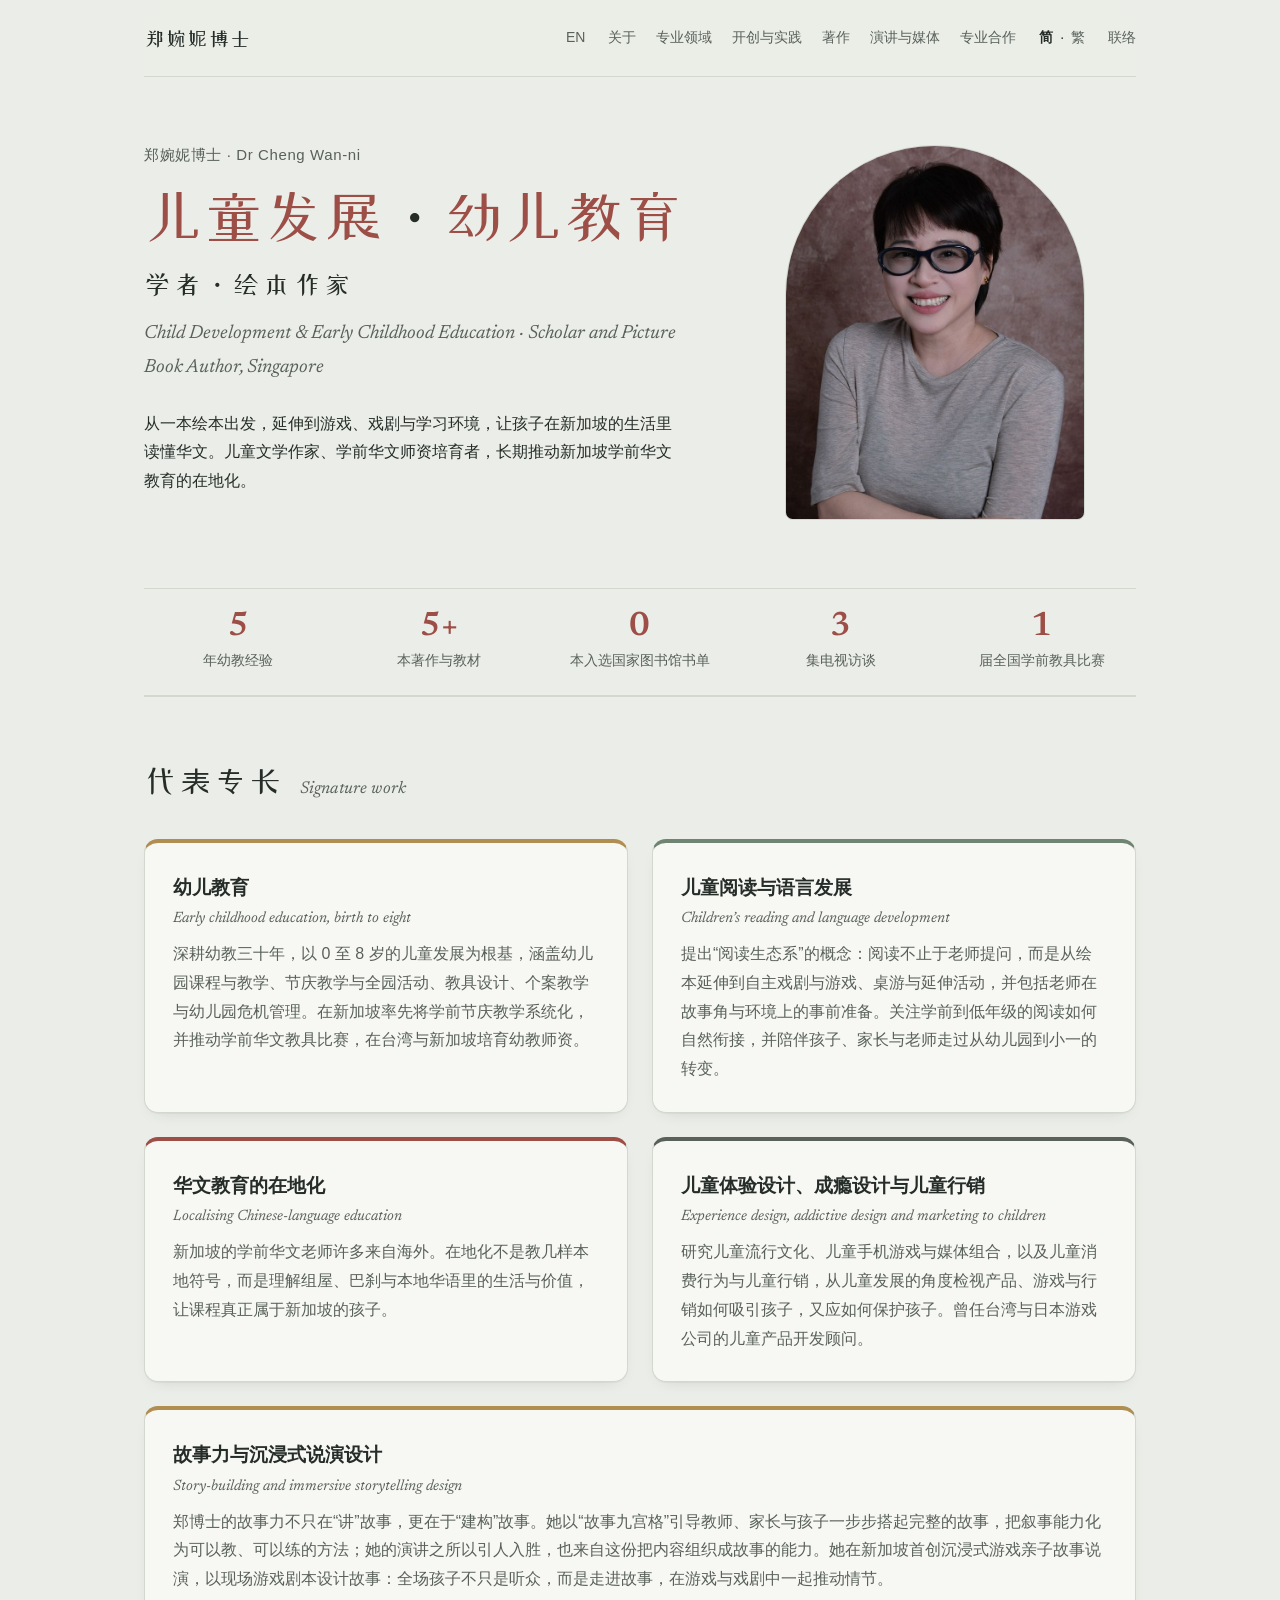
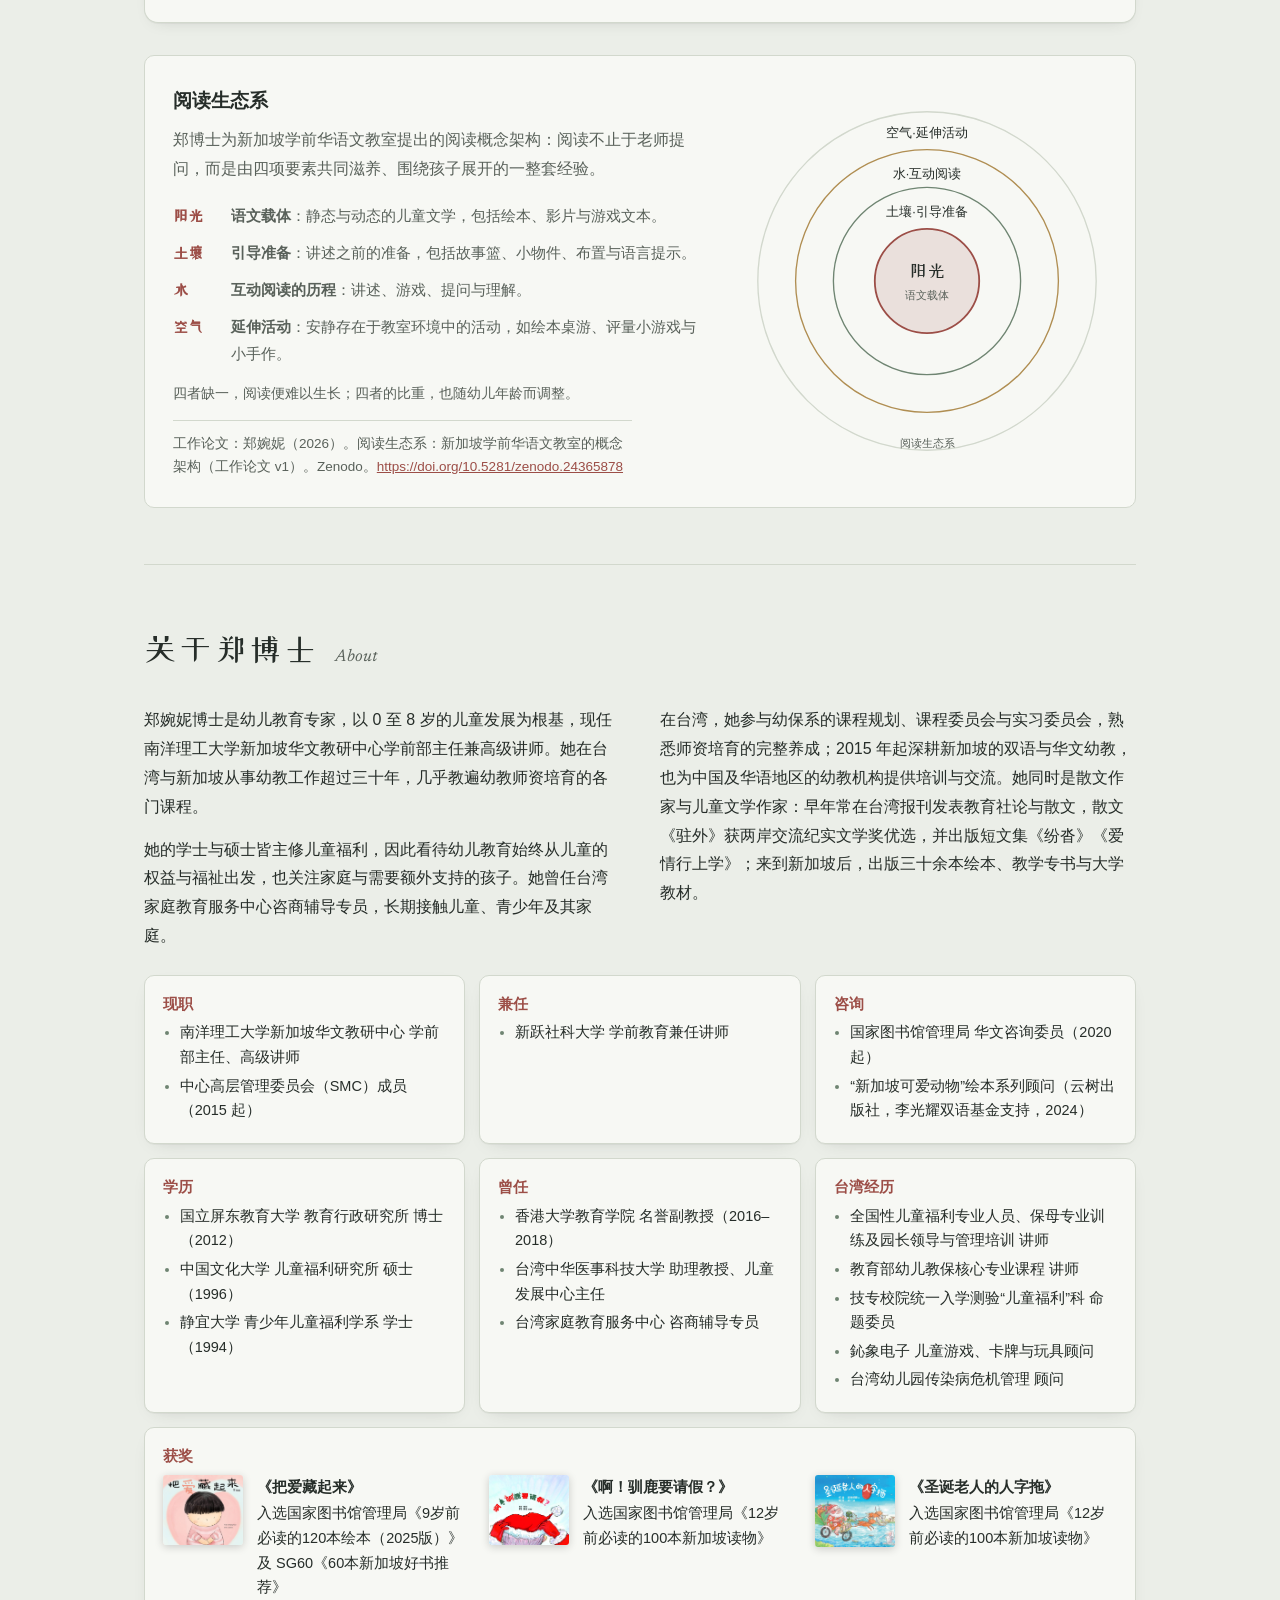
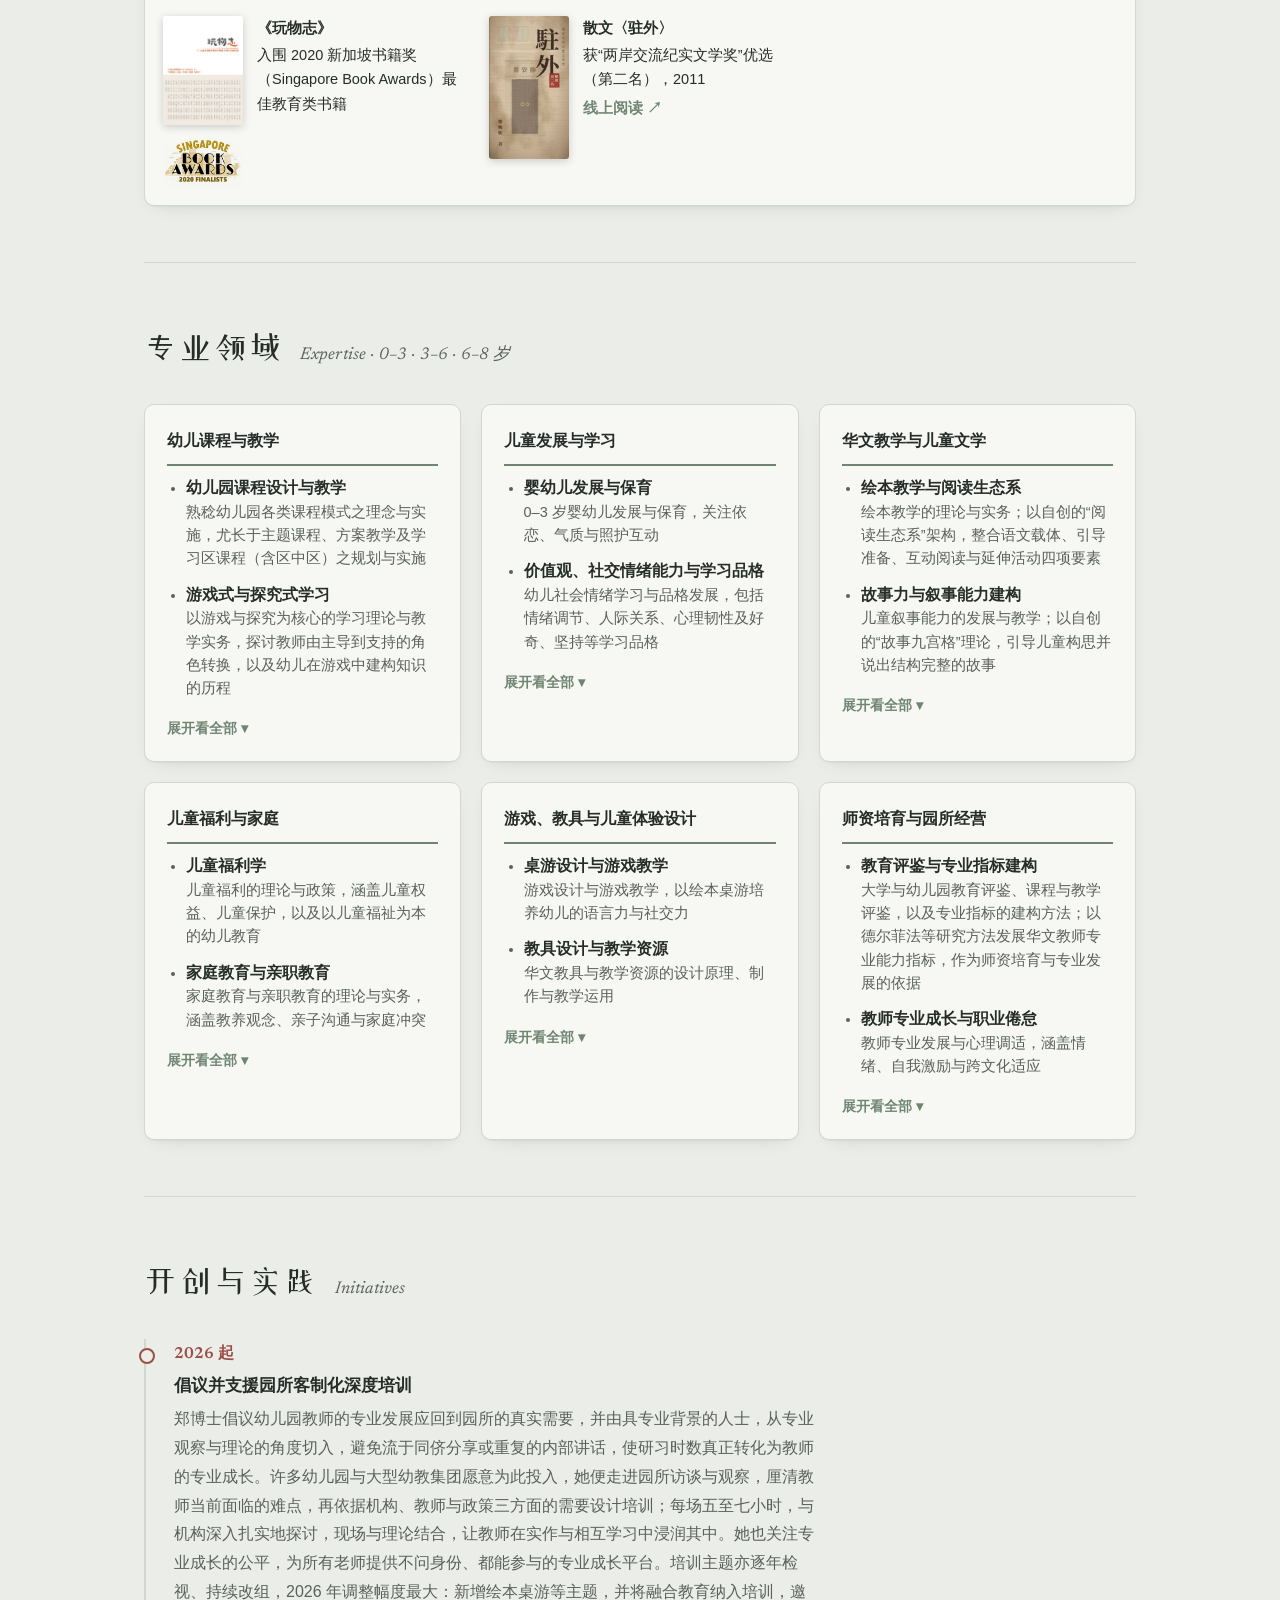
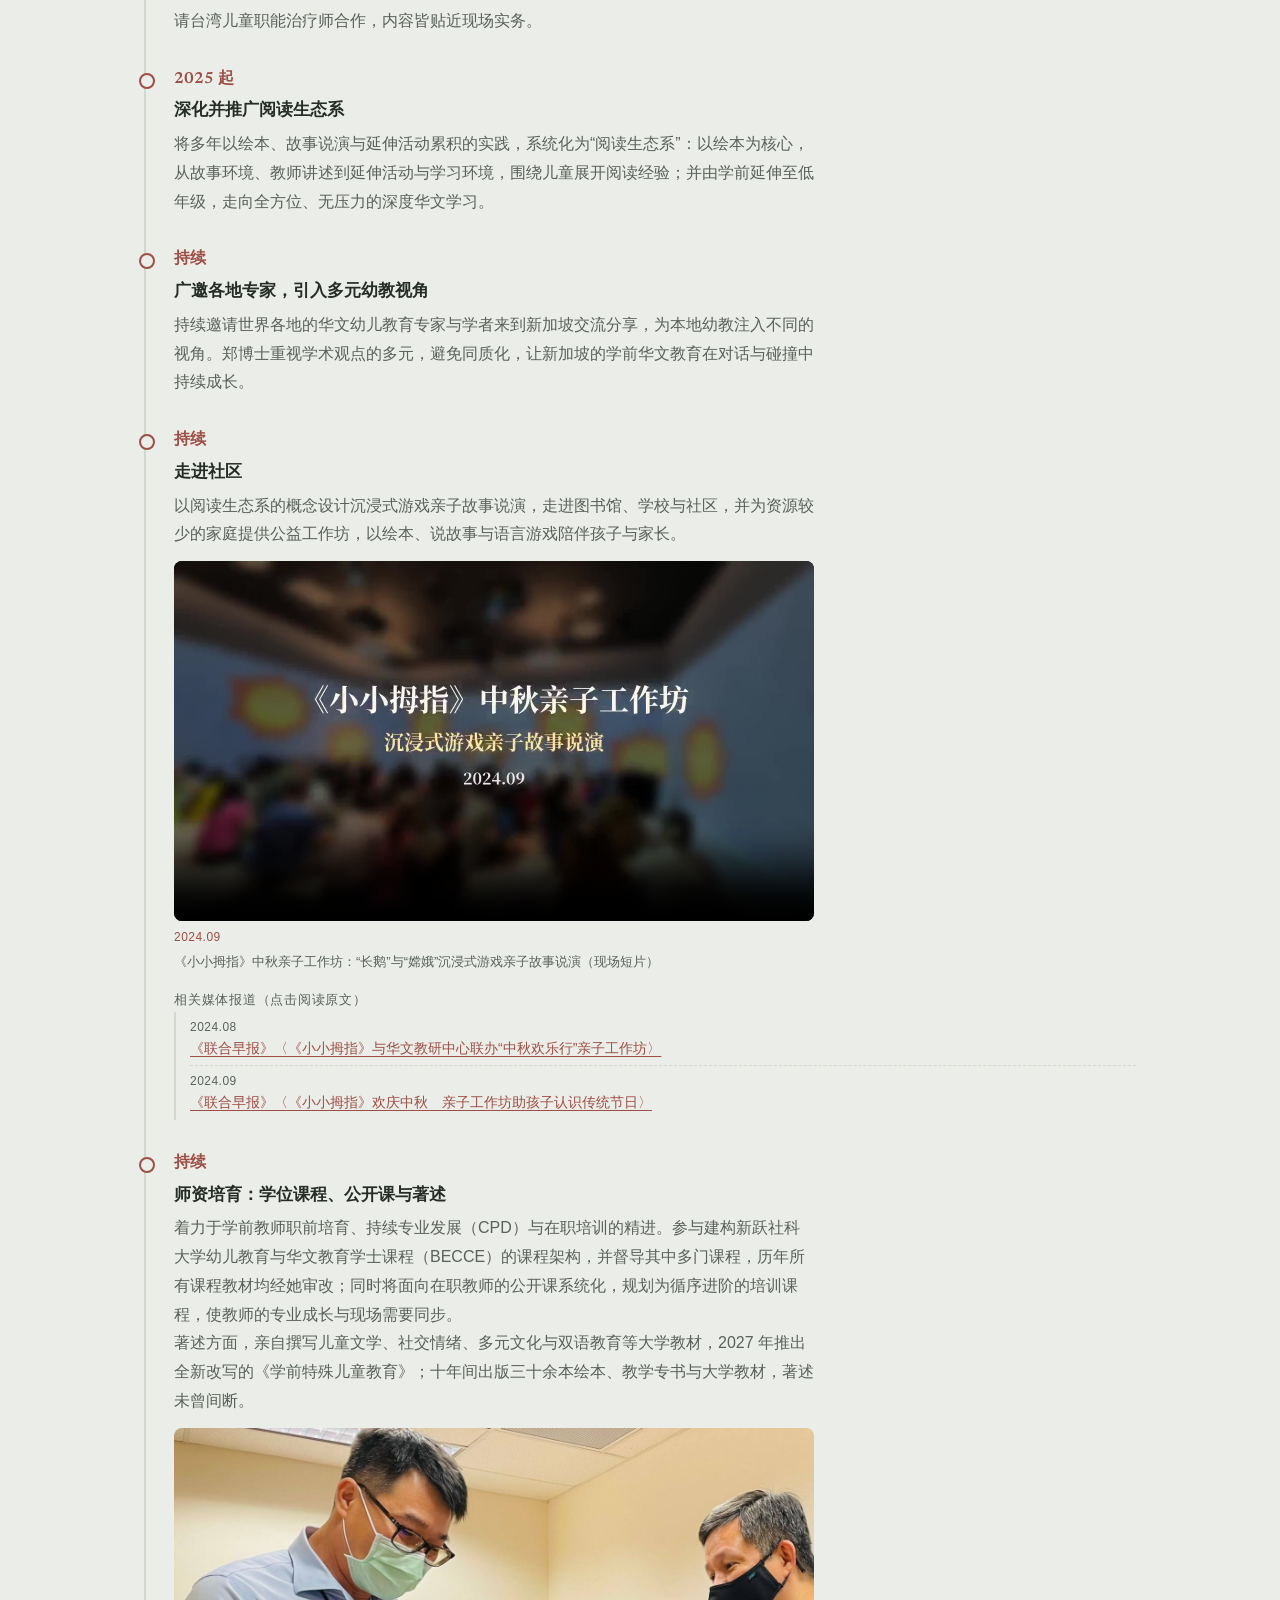
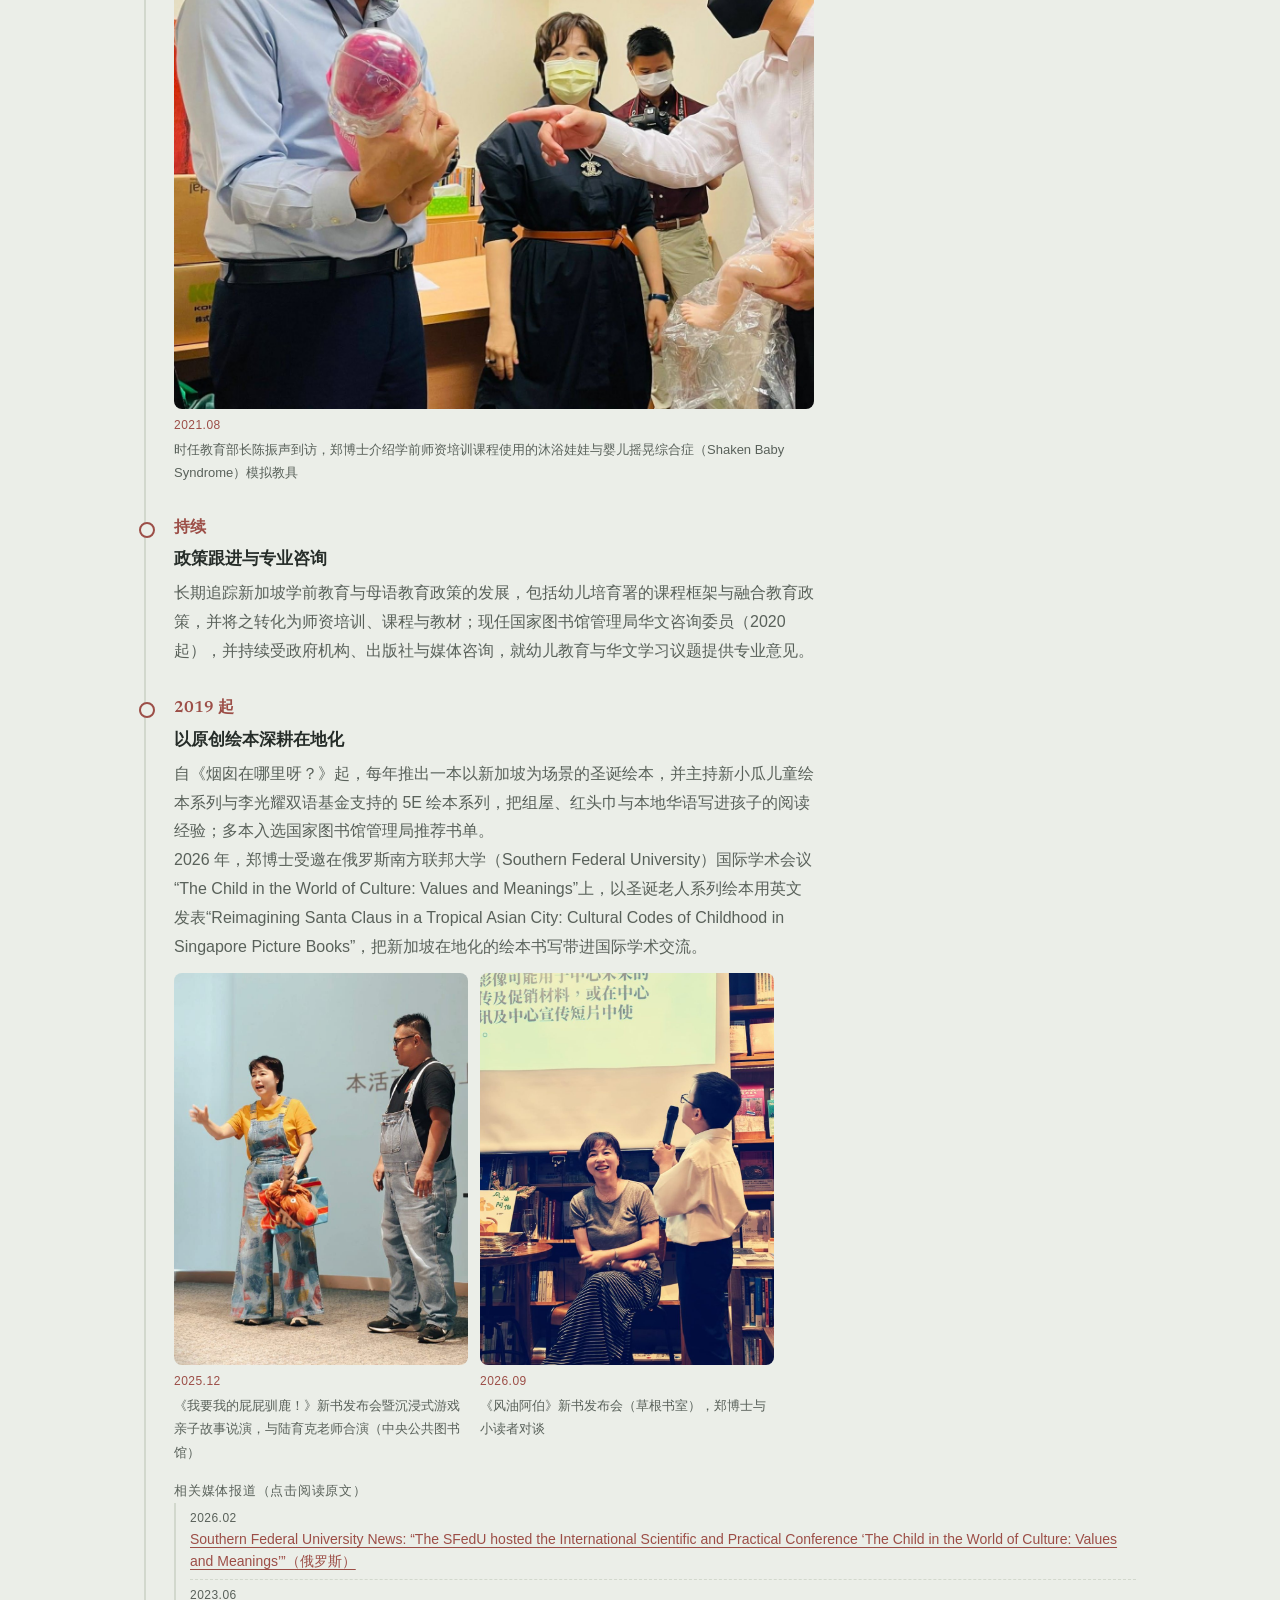
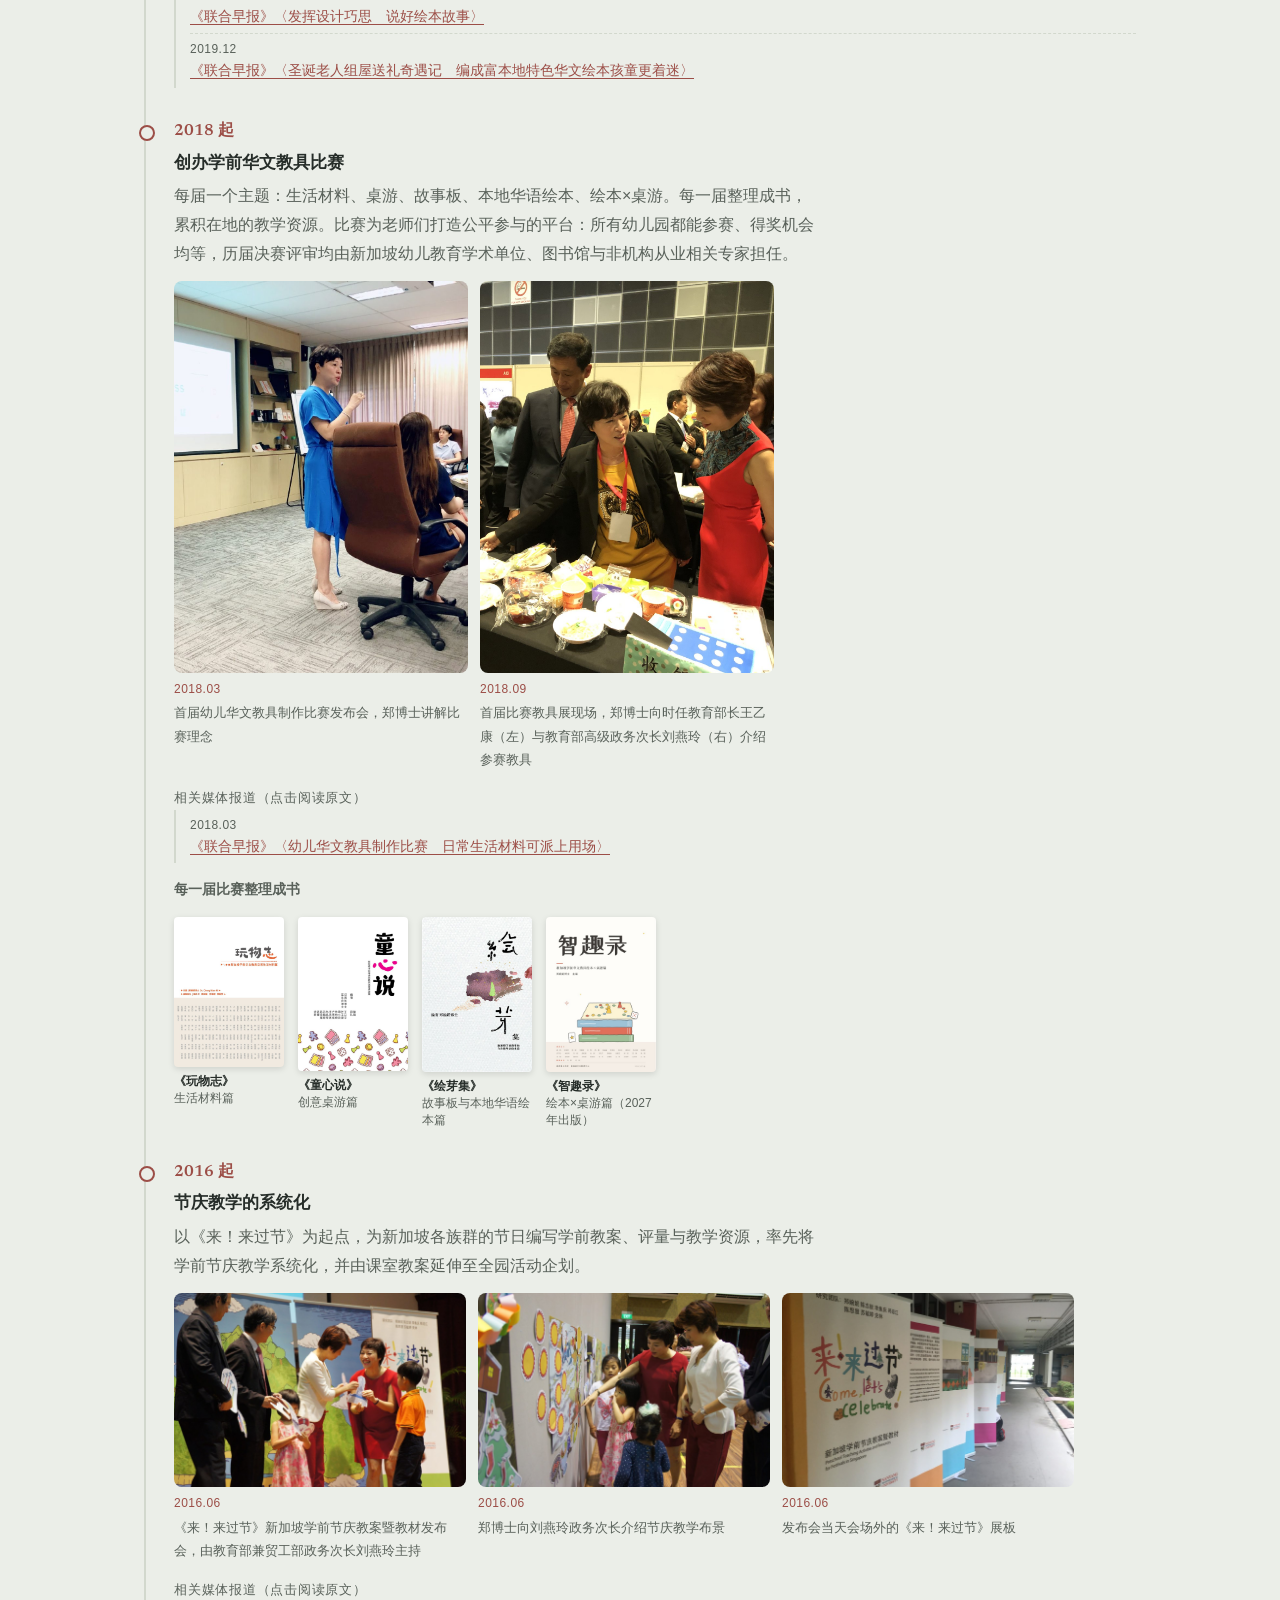
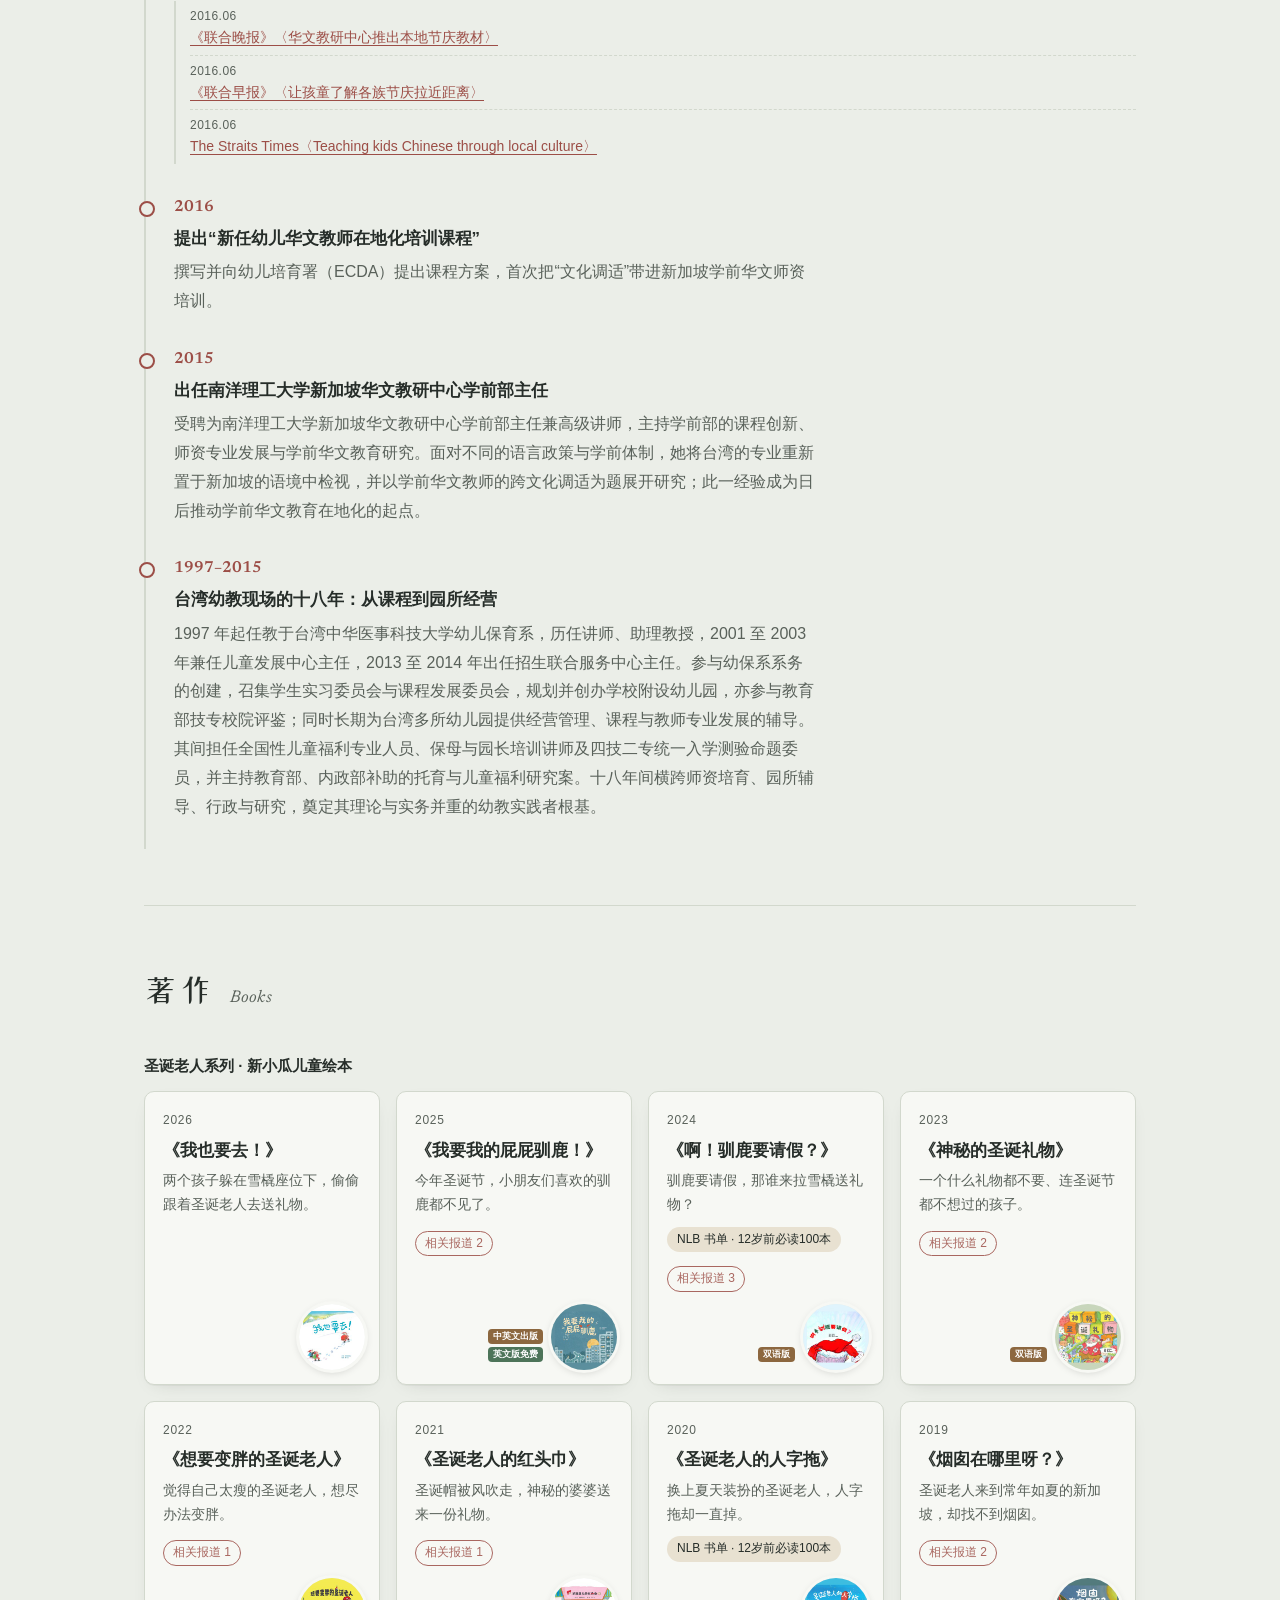
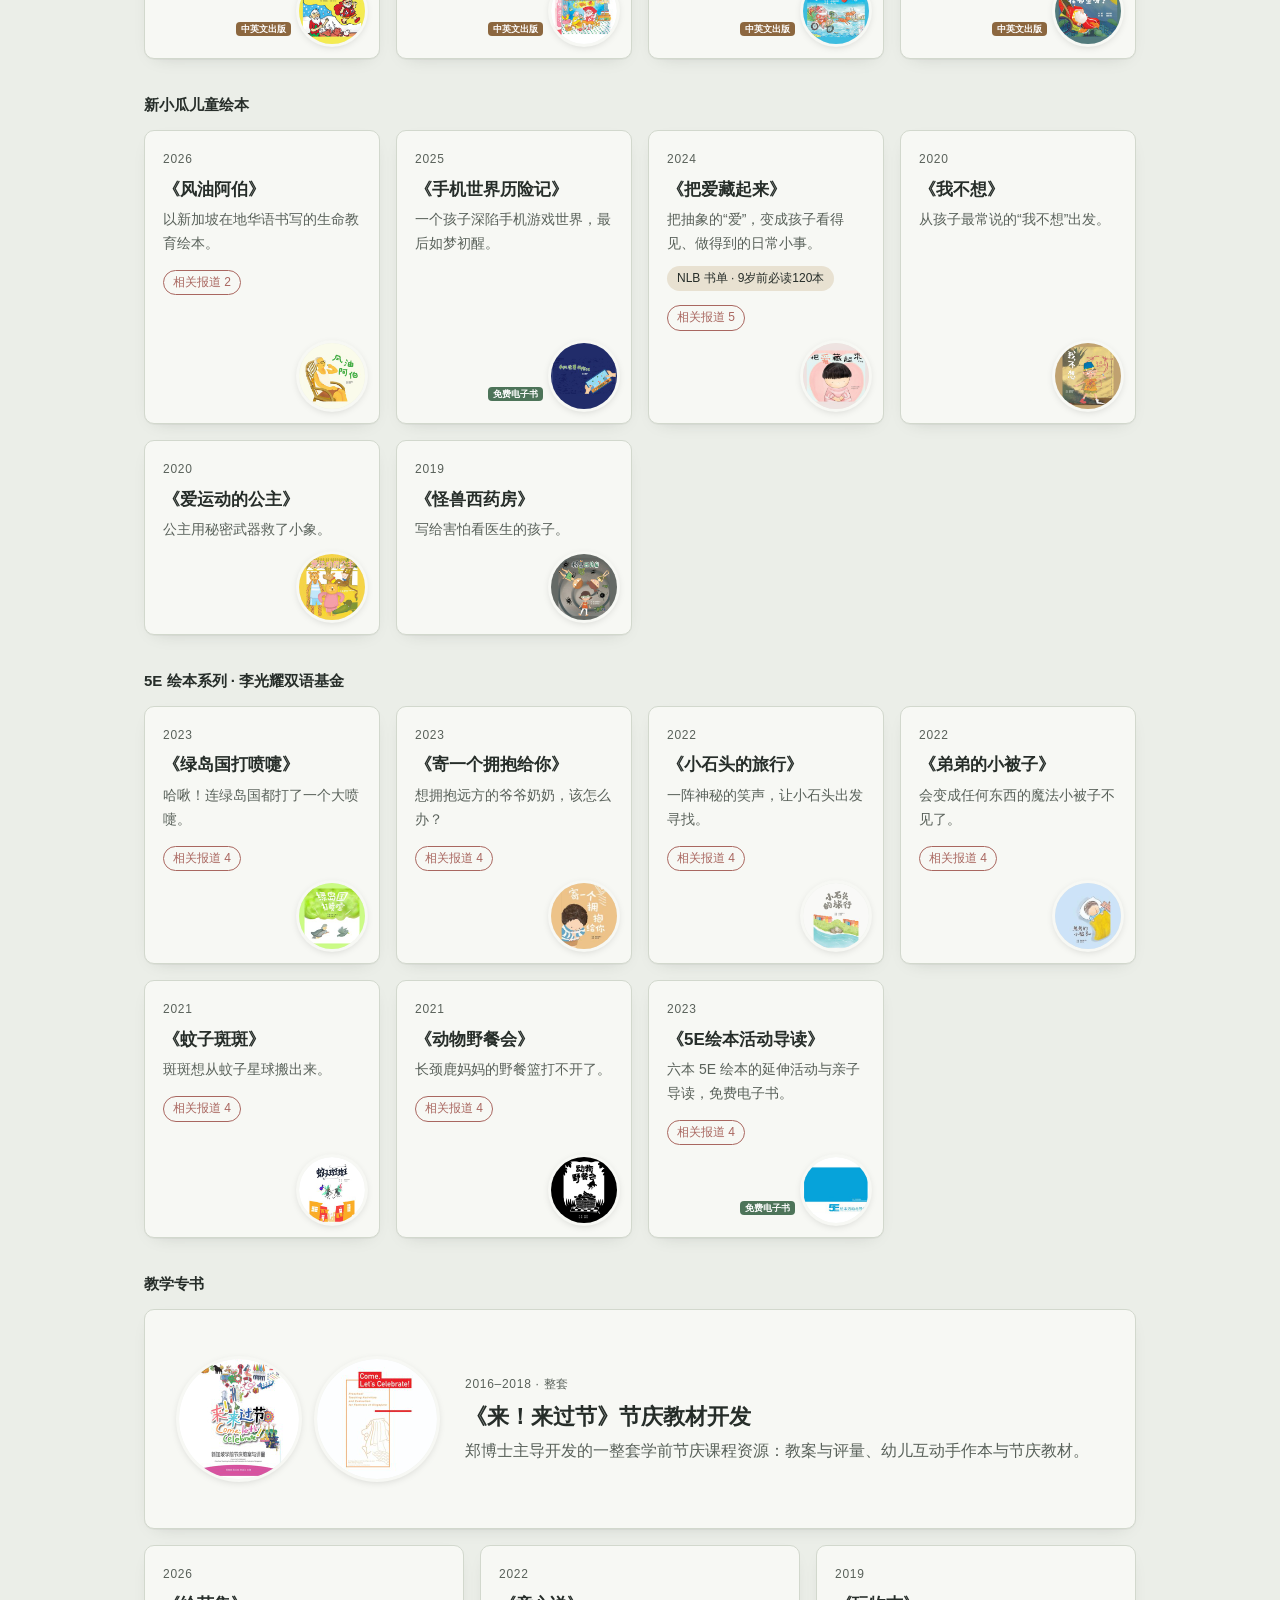
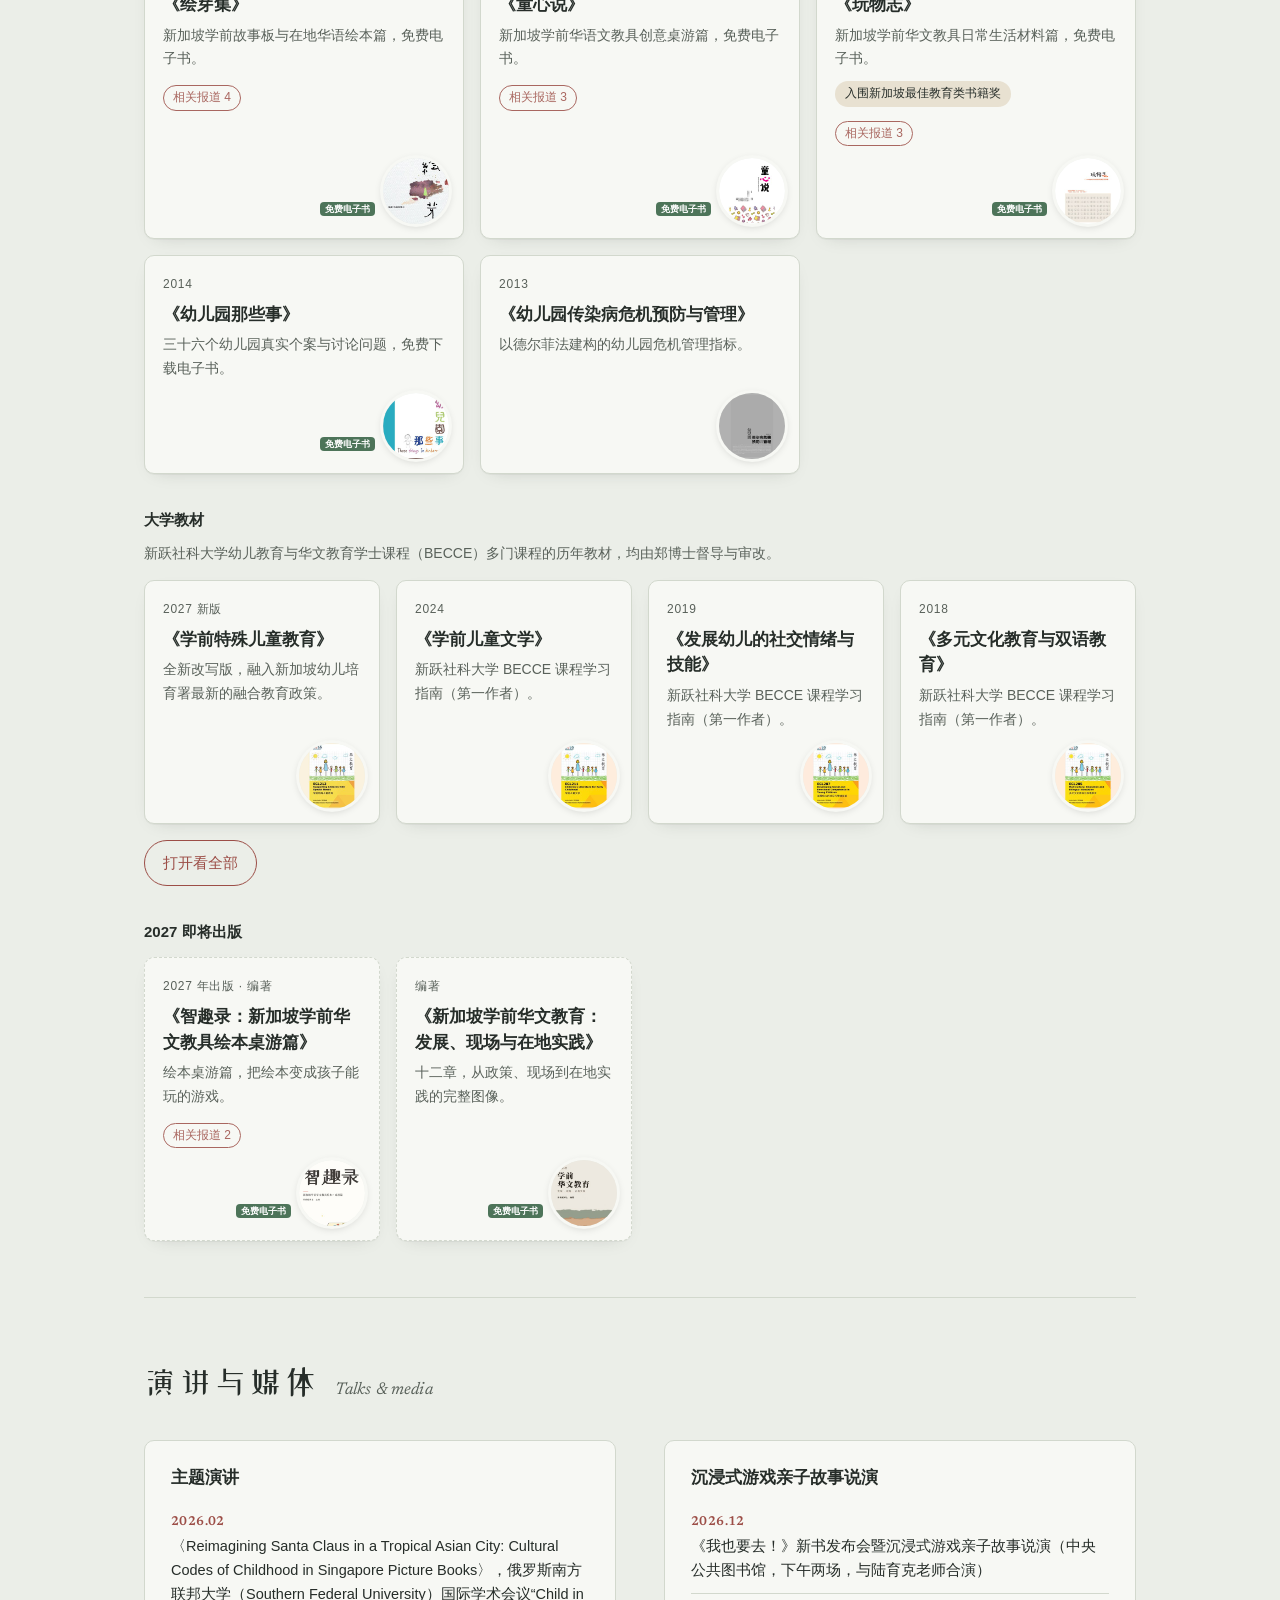
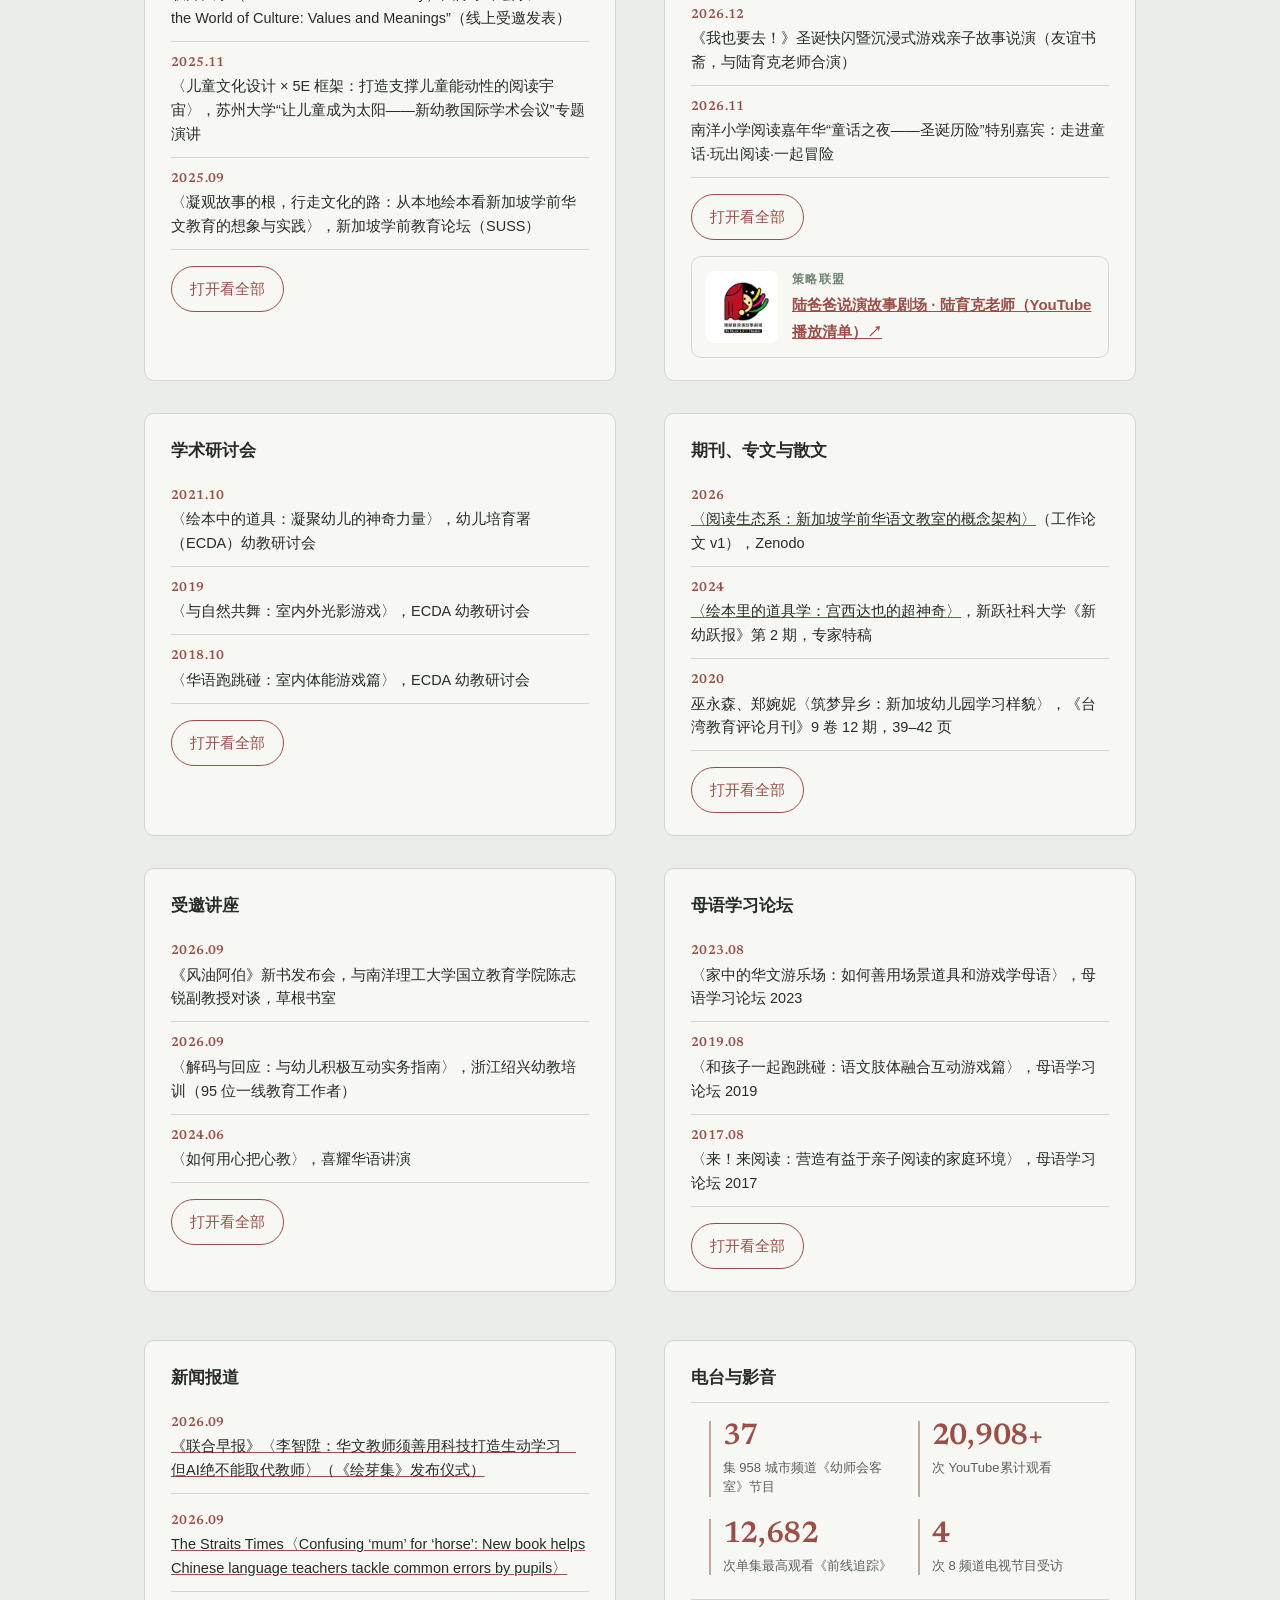
<file: index.html>
<!DOCTYPE html>
<html lang="zh-Hans">
<head>
<meta charset="utf-8">
<meta name="referrer" content="strict-origin-when-cross-origin">
<meta name="viewport" content="width=device-width, initial-scale=1">
<title>郑婉妮博士 Dr Cheng Wan-ni｜儿童发展・幼儿教育学者・绘本作家</title>
<meta name="description" content="郑婉妮博士（鄭婉妮，Dr Cheng Wan-ni / Cheng Wanni），南洋理工大学新加坡华文教研中心学前部主任兼高级讲师，幼儿教育与儿童文学专家，三十年幼教经验，出版三十余本绘本、教学专书与大学教材，提出“阅读生态系”，首创沉浸式游戏亲子故事说演。">
<link rel="canonical" href="https://drchengwanni.com/">
<link rel="alternate" hreflang="zh-Hans" href="https://drchengwanni.com/"><link rel="alternate" hreflang="zh-Hant" href="https://drchengwanni.com/zh-hant"><link rel="alternate" hreflang="en" href="https://drchengwanni.com/en"><link rel="alternate" hreflang="x-default" href="https://drchengwanni.com/">
<meta property="og:type" content="profile"><meta property="og:title" content="郑婉妮博士 Dr Cheng Wan-ni｜儿童发展・幼儿教育学者・绘本作家"><meta property="og:description" content="郑婉妮博士（鄭婉妮，Dr Cheng Wan-ni / Cheng Wanni），南洋理工大学新加坡华文教研中心学前部主任兼高级讲师，幼儿教育与儿童文学专家，三十年幼教经验，出版三十余本绘本、教学专书与大学教材，提出“阅读生态系”，首创沉浸式游戏亲子故事说演。"><meta property="og:url" content="https://drchengwanni.com/"><meta property="og:image" content="https://drchengwanni.com/img/portrait.jpg">
<meta property="og:site_name" content="Dr Cheng Wan-ni 鄭婉妮博士"><meta property="og:locale" content="zh_CN"><meta property="og:image:alt" content="郑婉妮博士 Dr Cheng Wan-ni｜儿童发展・幼儿教育学者・绘本作家"><meta name="twitter:card" content="summary_large_image"><meta name="twitter:title" content="郑婉妮博士 Dr Cheng Wan-ni｜儿童发展・幼儿教育学者・绘本作家"><meta name="twitter:description" content="郑婉妮博士（鄭婉妮，Dr Cheng Wan-ni / Cheng Wanni），南洋理工大学新加坡华文教研中心学前部主任兼高级讲师，幼儿教育与儿童文学专家，三十年幼教经验，出版三十余本绘本、教学专书与大学教材，提出“阅读生态系”，首创沉浸式游戏亲子故事说演。"><meta name="twitter:image" content="https://drchengwanni.com/img/portrait.jpg">
<script type="application/ld+json">{"@context": "https://schema.org", "@graph": [{"@type": "ProfilePage", "@id": "https://drchengwanni.com/#profilepage", "url": "https://drchengwanni.com/", "name": "郑婉妮博士 Dr Cheng Wan-ni｜儿童发展・幼儿教育学者・绘本作家", "description": "郑婉妮博士（鄭婉妮，Dr Cheng Wan-ni / Cheng Wanni），南洋理工大学新加坡华文教研中心学前部主任兼高级讲师，幼儿教育与儿童文学专家，三十年幼教经验，出版三十余本绘本、教学专书与大学教材，提出“阅读生态系”，首创沉浸式游戏亲子故事说演。", "inLanguage": "zh-Hans", "mainEntity": {"@id": "https://drchengwanni.com/#person"}, "about": {"@id": "https://drchengwanni.com/#person"}, "isPartOf": {"@type": "WebSite", "@id": "https://drchengwanni.com/#website", "url": "https://drchengwanni.com/", "name": "Dr Cheng Wan-ni 鄭婉妮博士"}, "primaryImageOfPage": {"@type": "ImageObject", "url": "https://drchengwanni.com/img/portrait.jpg"}, "dateModified": "2026-11-26T16:26:14+08:00"}, {"@type": "Person", "name": "郑婉妮", "@id": "https://drchengwanni.com/#person", "alternateName": ["鄭婉妮", "鄭婉妮博士", "郑婉妮博士", "Dr Cheng Wan-ni", "Cheng Wan-ni", "Cheng Wanni", "Wanni Cheng", "Dr Cheng Wanni", "Wan-ni Cheng"], "image": "https://drchengwanni.com/img/portrait.jpg", "honorificPrefix": "Dr", "jobTitle": "Dean of Early Childhood Care and Education (ECCE) and Senior Lecturer", "worksFor": {"@type": "Organization", "name": "Singapore Centre for Chinese Language (SCCL) 新加坡华文教研中心", "parentOrganization": {"@type": "CollegeOrUniversity", "name": "Nanyang Technological University (NTU), Singapore 南洋理工大学"}}, "alumniOf": "National Pingtung University of Education", "url": "https://drchengwanni.com/", "knowsAbout": ["early childhood education", "children's literature", "Chinese reading", "picture books", "preschool Chinese language education", "board games for children", "storytelling", "narrative skills", "immersive story design", "沉浸式游戏亲子故事说演", "Dr Cheng's Storytelling and Play for Families"], "sameAs": ["https://orcid.org/0009-0001-5829-668X", "https://sccl.sg/en/about/staff/125-dean/182-dr-cheng-wan-ni", "https://www.sccl.sg/zh/about/staff-cn/126-dean/272-dr-cheng-wan-ni", "https://afcc.com.sg/2019/lightbox-speaker/cheng-wan-ni.html"], "identifier": {"@type": "PropertyValue", "propertyID": "ORCID", "value": "0009-0001-5829-668X"}, "affiliation": [{"@type": "Organization", "name": "Singapore University of Social Sciences (SUSS)", "description": "Adjunct Lecturer 兼任讲师"}], "description": "郑婉妮博士（鄭婉妮，Dr Cheng Wan-ni / Cheng Wanni），南洋理工大学新加坡华文教研中心学前部主任兼高级讲师，幼儿教育与儿童文学专家，三十年幼教经验，出版三十余本绘本、教学专书与大学教材，提出“阅读生态系”，首创沉浸式游戏亲子故事说演。"}, {"@type": "Book", "name": "烟囱在哪里呀？", "alternateName": "Where's the Chimney?", "author": {"@id": "https://drchengwanni.com/#person"}}, {"@type": "Book", "name": "圣诞老人的人字拖", "alternateName": "Santa's Flip-Flops", "author": {"@id": "https://drchengwanni.com/#person"}}, {"@type": "Book", "name": "圣诞老人的红头巾", "alternateName": "Santa's Red Headscarf", "author": {"@id": "https://drchengwanni.com/#person"}}, {"@type": "Book", "name": "想要变胖的圣诞老人", "alternateName": "Santa Wants to Get Fat", "author": {"@id": "https://drchengwanni.com/#person"}}, {"@type": "Book", "name": "神秘的圣诞礼物", "alternateName": "The Mysterious Christmas Gift", "author": {"@id": "https://drchengwanni.com/#person"}}, {"@type": "Book", "name": "啊！驯鹿要请假？", "alternateName": "Oh Dear! Santa's Reindeers Need a Break", "author": {"@id": "https://drchengwanni.com/#person"}}, {"@type": "Book", "name": "我要我的屁屁驯鹿！", "alternateName": "I Want My Farty Reindeer!", "author": {"@id": "https://drchengwanni.com/#person"}}, {"@type": "Book", "name": "我也要去！", "alternateName": "I Want to Go Too!", "author": {"@id": "https://drchengwanni.com/#person"}}, {"@type": "Book", "name": "风油阿伯", "alternateName": "Uncle Feng You", "author": {"@id": "https://drchengwanni.com/#person"}}, {"@type": "Book", "name": "把爱藏起来", "alternateName": "What is Love?", "author": {"@id": "https://drchengwanni.com/#person"}}, {"@type": "Book", "name": "手机世界历险记", "alternateName": "Lost in Screen World", "author": {"@id": "https://drchengwanni.com/#person"}}, {"@type": "Book", "name": "我不想", "author": {"@id": "https://drchengwanni.com/#person"}}, {"@type": "Book", "name": "怪兽西药房", "author": {"@id": "https://drchengwanni.com/#person"}}, {"@type": "Book", "name": "爱运动的公主", "alternateName": "The Princess Who Likes to Exercise", "author": {"@id": "https://drchengwanni.com/#person"}}, {"@type": "Book", "name": "绿岛国打喷嚏", "alternateName": "Ah-Choo!", "author": {"@id": "https://drchengwanni.com/#person"}}, {"@type": "Book", "name": "蚊子斑斑", "alternateName": "Mozzie Finds a New Home", "author": {"@id": "https://drchengwanni.com/#person"}}, {"@type": "Book", "name": "动物野餐会", "alternateName": "The Animals' Picnic", "author": {"@id": "https://drchengwanni.com/#person"}}, {"@type": "Book", "name": "小石头的旅行", "author": {"@id": "https://drchengwanni.com/#person"}}, {"@type": "Book", "name": "寄一个拥抱给你", "alternateName": "A Hug for You!", "author": {"@id": "https://drchengwanni.com/#person"}}, {"@type": "Book", "name": "弟弟的小被子", "alternateName": "My Blankie", "author": {"@id": "https://drchengwanni.com/#person"}}, {"@type": "Book", "name": "5E绘本活动导读", "alternateName": "The 5E Teaching Guide: Activities for Teachers and Parents to Facilitate Chinese Language Learning", "author": {"@id": "https://drchengwanni.com/#person"}}, {"@type": "Book", "name": "来！来过节节庆教材开发", "alternateName": "Come, Let's Celebrate! Festival Teaching Resources", "author": {"@id": "https://drchengwanni.com/#person"}}, {"@type": "Book", "name": "来！来过节英文版", "alternateName": "Come, Let's Celebrate! Preschool Teaching Activities and Evaluation for Festivals of Singapore", "author": {"@id": "https://drchengwanni.com/#person"}}, {"@type": "Book", "name": "玩物志", "author": {"@id": "https://drchengwanni.com/#person"}}, {"@type": "Book", "name": "童心说", "author": {"@id": "https://drchengwanni.com/#person"}}, {"@type": "Book", "name": "绘芽集", "author": {"@id": "https://drchengwanni.com/#person"}}, {"@type": "Book", "name": "幼儿园那些事", "alternateName": "Those Things in Kindergarten", "author": {"@id": "https://drchengwanni.com/#person"}}, {"@type": "Book", "name": "幼儿园传染病危机预防与管理", "alternateName": "Crisis Prevention and Management of Infectious Diseases for Child Care Centers", "author": {"@id": "https://drchengwanni.com/#person"}}, {"@type": "Book", "name": "学前儿童文学", "alternateName": "Children's Literature for Early Childhood", "author": {"@id": "https://drchengwanni.com/#person"}}, {"@type": "Book", "name": "发展幼儿的社交情绪与技能", "alternateName": "Developing Social and Emotional Competence in Young Children", "author": {"@id": "https://drchengwanni.com/#person"}}, {"@type": "Book", "name": "多元文化教育与双语教育", "alternateName": "Multicultural Education and Bilingual Education", "author": {"@id": "https://drchengwanni.com/#person"}}, {"@type": "Book", "name": "学前特殊儿童教育", "alternateName": "Supporting Children with Special Needs", "author": {"@id": "https://drchengwanni.com/#person"}}, {"@type": "Book", "name": "幼儿阶段的戏剧与华语文教学", "alternateName": "Early Childhood Creative Drama and Chinese Language Education", "author": {"@id": "https://drchengwanni.com/#person"}}, {"@type": "Book", "name": "学前资讯科技和华文教学的整合", "alternateName": "Integrating ICT in Teaching and Learning Chinese in Early Childhood Education", "author": {"@id": "https://drchengwanni.com/#person"}}, {"@type": "Book", "name": "儿童发展评量", "alternateName": "Assessment and Intervention", "author": {"@id": "https://drchengwanni.com/#person"}}, {"@type": "Book", "name": "学前教育科研方法", "alternateName": "Research Methods for Early Childhood Education", "author": {"@id": "https://drchengwanni.com/#person"}}, {"@type": "Book", "name": "新加坡学前华文教育：发展、现场与在地实践", "author": {"@id": "https://drchengwanni.com/#person"}}, {"@type": "Book", "name": "智趣录：新加坡学前华文教具绘本桌游篇", "author": {"@id": "https://drchengwanni.com/#person"}}, {"@type": "ScholarlyArticle", "name": "阅读生态系：新加坡学前华语文教室的概念架构（工作论文 v1）", "alternateName": "Reading ecosystem: A conceptual framework for Singapore preschool Chinese-language classrooms", "datePublished": "2026", "publisher": {"@type": "Organization", "name": "Zenodo"}, "identifier": "https://doi.org/10.5281/zenodo.24365878", "url": "https://doi.org/10.5281/zenodo.24365878", "author": {"@id": "https://drchengwanni.com/#person"}}]}</script>
<meta name="msvalidate.01" content="65DCB80CF857319ACE1B2F95756CDE15" />
<link rel="stylesheet" href="fonts/fonts.css">
<style>
:root{
  /* 莫兰迪：灰绿纸底 + 砖粉强调 + 土黄辅色；版面：左文右图的书页式首屏，下方单栏阅读 */
  --paper:#ECEEE8;
  --surface:#F6F7F3;
  --ink:#2E332E;
  --muted:#5F665E;
  --line:#CDD3C8;
  --accent:#A3564F;
  --sage:#7E9180;
  --ochre:#B99A62;
  --display:"ZCOOL XiaoWei","Songti SC","STSong",serif;
  --body:"PingFang SC","PingFang TC","Hiragino Sans GB","Microsoft YaHei","Microsoft JhengHei","Noto Sans SC","Noto Sans CJK SC",sans-serif;
  --latin:"Newsreader",Georgia,serif;
  color-scheme:light;
}
@media (prefers-color-scheme: dark){
  :root:not([data-theme="light"]){
    --paper:#1E221F;--surface:#262B27;--ink:#E7EAE3;--muted:#A9B1A7;--line:#3A413B;
    --accent:#D58C83;--sage:#9DB09F;--ochre:#D2B47A;color-scheme:dark;
  }
}
:root[data-theme="dark"]{
  --paper:#1E221F;--surface:#262B27;--ink:#E7EAE3;--muted:#A9B1A7;--line:#3A413B;
  --accent:#D58C83;--sage:#9DB09F;--ochre:#D2B47A;color-scheme:dark;
}
*{box-sizing:border-box}
html,body{margin:0}
body{background:var(--paper);color:var(--ink);font-family:var(--body);font-size:16px;line-height:1.8}
a{color:var(--accent)}
a:focus-visible,button:focus-visible{outline:2px solid var(--accent);outline-offset:3px}
.wrap{max-width:1040px;margin:0 auto;padding:0 24px}
nav{display:flex;justify-content:space-between;align-items:center;gap:16px;padding:20px 0;border-bottom:1px solid var(--line);flex-wrap:wrap}
nav .mark{font-family:var(--display);font-size:20px;letter-spacing:.08em}
nav ul{list-style:none;display:flex;gap:20px;margin:0;padding:0;flex-wrap:wrap;font-size:14px}
nav a{color:var(--muted);text-decoration:none}
nav a:hover{color:var(--accent)}
nav .lang a{padding:0 3px}nav .lang a[aria-current]{color:var(--ink);font-weight:700}

.hero{display:grid;grid-template-columns:1.15fr .85fr;gap:48px;align-items:center;padding:64px 0 56px}
.hero .who{font-size:15px;color:var(--muted);letter-spacing:.04em}
.hero h1{font-family:var(--display);font-weight:400;font-size:clamp(34px,5.2vw,58px);line-height:1.25;margin:12px 0 8px;text-wrap:balance;letter-spacing:.02em}
.nw{white-space:nowrap}
.hero h1 em{font-style:normal;color:var(--accent)}
.hero .role{font-family:var(--display);font-size:clamp(20px,2.4vw,26px);letter-spacing:.12em;margin:0 0 10px}
.hero .en{font-family:var(--latin);font-style:italic;font-size:19px;color:var(--muted);margin:0 0 24px}
.hero p.lead{max-width:34em;margin:0 0 28px}
.cta{display:flex;gap:12px;flex-wrap:wrap}
.btn{display:inline-block;padding:10px 20px;border-radius:999px;text-decoration:none;font-size:15px;border:1px solid var(--accent)}
.btn.solid{background:var(--accent);color:var(--surface)}
.btn.ghost{color:var(--accent)}
.rings{width:100%;max-width:400px;justify-self:center}
.rings text{font-family:var(--body);fill:var(--ink)}
.rings .cap{fill:var(--muted);font-size:12px}

section{padding:56px 0;border-top:1px solid var(--line)}
.sechead{display:flex;align-items:baseline;gap:16px;flex-wrap:wrap;margin-bottom:28px}
.sechead h2{font-family:var(--display);font-weight:400;font-size:32px;margin:0;letter-spacing:.04em}
.sechead span{font-family:var(--latin);font-style:italic;color:var(--muted);font-size:17px}

.two{display:grid;grid-template-columns:1fr 1fr;gap:24px}
.pillar{background:var(--surface);border:1px solid var(--line);border-radius:10px;padding:28px}
.pillar h3{margin:0 0 8px;font-size:19px}
.pillar h3 small{display:block;font-family:var(--latin);font-weight:400;font-style:italic;color:var(--muted);font-size:15px}
.pillar p{margin:0;color:var(--muted)}
.pillar.reading{border-top:4px solid var(--sage)}
.pillar.dev{border-top:4px solid var(--ochre)}
.pillar.ux{border-top:4px solid var(--muted)}
.pillar.local{border-top:4px solid var(--accent)}.pillar.story{border-top:4px solid var(--ochre)}
.storyblock.svcstory{margin-top:0}
.storyblock{display:grid;grid-template-columns:1fr minmax(220px,300px);gap:40px;align-items:center;margin-top:24px;background:var(--surface);border:1px solid var(--line);border-top:4px solid var(--accent);border-radius:10px;padding:28px}
.services{display:grid;gap:20px}
.svc{background:var(--surface);border:1px solid var(--line);border-radius:10px;padding:24px;display:grid;grid-template-columns:1fr minmax(220px,360px);gap:28px;align-items:center}
.svc h3{margin:0 0 6px;font-size:17px}
.svc p{margin:0;color:var(--muted);font-size:14.5px}
.svc.feat{border-top:4px solid var(--accent);padding:32px;grid-template-columns:1fr minmax(260px,480px)}
.svc.feat h3{font-size:22px}
.svc.feat p{font-size:16px;margin-bottom:8px}
.svclink{text-decoration:none;color:var(--ink)}
.svccase{font-size:14px;background:var(--paper);border-left:3px solid var(--accent);padding:10px 14px;border-radius:6px}
.svccase b{color:var(--accent)}
.svcintro{margin:-6px 0 22px;color:var(--muted);font-size:15.5px}
.svc p.svclead,.storyblock p.svclead{color:var(--ink);font-weight:600;font-size:16px;margin:4px 0 10px}
.svc p.svcfor,.storyblock p.svcfor{font-size:14.5px;margin:6px 0;color:var(--muted)}
.svcfor b{display:inline-block;min-width:4.5em;color:var(--accent);font-weight:600;margin-right:6px}
.course{margin:12px 0 4px;padding:12px 14px;background:var(--paper);border-radius:8px}
.course .ctitle{color:var(--ink);font-weight:600;font-size:15.5px;margin:0 0 4px}
.cbadge{display:inline-block;font-size:12px;font-weight:600;color:#fff;background:var(--accent);border-radius:4px;padding:1px 7px;margin-right:8px;vertical-align:2px}
.cbadge.soon{background:var(--muted)}
.course .invite{margin-top:6px}
.svc.courses{grid-template-columns:1fr}
.course.c1{display:grid;grid-template-columns:minmax(220px,340px) 1fr;gap:18px;align-items:start}
@media(max-width:640px){.course.c1{grid-template-columns:1fr}}
.svcthumb{display:block;text-decoration:none;color:var(--accent);font-weight:600;font-size:14px}
.svcthumb img{width:100%;border-radius:8px;display:block;margin-bottom:6px}
.topics{display:grid;grid-template-columns:max-content 1fr;gap:6px 14px;margin:8px 0 10px;font-size:14.5px}
.topics dt{color:var(--ink);font-weight:600}
.topics dd{margin:0;color:var(--muted)}
@media(max-width:640px){.topics{grid-template-columns:1fr}.topics dd{margin-bottom:6px}}
.tvfeat{display:grid;grid-template-columns:minmax(160px,260px) 1fr;gap:14px;align-items:center;margin:6px 0 14px;text-decoration:none;color:var(--muted);font-size:14px}
.tvfeat img{width:100%;border-radius:8px;display:block}
.tvfeat b{display:block;color:var(--ink);font-size:15px;margin-bottom:4px}
@media(max-width:640px){.tvfeat{grid-template-columns:1fr}}
.svclist{margin:8px 0 8px;padding-left:1.2em;color:var(--muted);font-size:14.5px;line-height:1.7}
.svcphoto{margin:0}.capd{display:block;font-size:12px;letter-spacing:.04em;color:var(--accent);font-variant-numeric:tabular-nums;margin-bottom:1px}.tlmedia{margin:16px 0 0;font-size:14px}.tlmh{margin:0 0 8px;font-size:12.5px;letter-spacing:.06em;color:var(--muted)}.tlmlist{border-left:2px solid var(--line);padding-left:14px}.tlmi{padding:6px 0;line-height:1.6}.tlmi+.tlmi{border-top:1px dashed var(--line)}.tlmi time{display:block;font-size:12px;color:var(--muted);letter-spacing:.04em;font-variant-numeric:tabular-nums}.tlmi a{text-underline-offset:3px}.coursebar{display:flex;align-items:center;justify-content:space-between;gap:20px;margin:28px 0 8px;padding:20px 24px;background:var(--surface);border:1px solid var(--line);border-left:4px solid var(--accent);border-radius:10px}.coursebar h3{margin:0 0 6px;font-size:18px}.coursebar p{margin:0 0 6px;color:var(--muted)}.coursebar p b{color:var(--ink)}.cbbtns{display:flex;flex-direction:column;gap:10px;flex:none}.coursebtn{text-align:center}.cbmail{margin:0;text-align:center;font-size:14px;color:var(--muted)}.cbmail a{font-weight:600}.coursebtn.alt{background:transparent;color:var(--accent);border:1.5px solid var(--accent)}.coursebtn{flex:none;padding:10px 18px;border-radius:999px;background:var(--accent);color:#fff;text-decoration:none;font-weight:600;white-space:nowrap}.coursebtn:hover{opacity:.9}@media(max-width:640px){.coursebar{flex-direction:column;align-items:stretch}.cbbtns{flex-direction:row}.cbbtns a{flex:1}}.heroaff{margin:10px 0 6px;font-size:15px;font-weight:600;color:var(--sage);letter-spacing:.02em}.allyblock{display:flex;align-items:center;gap:14px;margin:16px 0 0;padding:12px 14px;background:var(--surface);border:1px solid var(--line);border-radius:10px;max-width:460px}.allyblock img{width:72px;height:72px;object-fit:contain;flex:none;background:#fff;border-radius:8px}.allyblock p{margin:0}.allylabel{font-size:12px;letter-spacing:.12em;color:var(--sage);font-weight:700}.allyname{font-size:15px;font-weight:600}.allynote{font-size:13px;color:var(--muted)}.ytlite{position:relative;cursor:pointer}.ytlite img{width:100%;object-fit:cover;border-radius:8px;display:block}.ytplay{position:absolute;left:50%;top:50%;width:68px;height:48px;margin:-24px 0 0 -34px;background:rgba(200,0,0,.88);border-radius:12px}.ytplay::after{content:"";position:absolute;left:27px;top:14px;border-style:solid;border-width:10px 0 10px 17px;border-color:transparent transparent transparent #fff}.ytlite:hover .ytplay{background:#e00}
.svcphoto img{width:100%;aspect-ratio:1/1;object-fit:cover;border-radius:8px;display:block}
.svcphoto figcaption{font-size:13px;color:var(--muted);margin-top:8px}
.svclinks{margin-top:14px!important}
.svclinks .invite{margin-right:18px}
.svclink:hover{border-color:var(--accent)}
.svcmore{justify-self:end;color:var(--accent);font-size:15px;white-space:nowrap}
.social{display:flex;gap:28px;flex-wrap:wrap;margin-top:18px}.qr{margin:0;text-align:center;font-size:14px;color:var(--muted)}.qr img{width:150px;height:150px;display:block;margin:0 auto 8px;border:1px solid var(--line);border-radius:8px;background:#fff;padding:6px}.qr small{font-size:12px}
.toast{position:fixed;left:50%;bottom:24px;transform:translateX(-50%) translateY(20px);background:var(--ink);color:var(--paper);padding:10px 16px;border-radius:8px;font-size:14px;opacity:0;pointer-events:none;transition:.25s;z-index:99;max-width:90vw;text-align:center}.toast.on{opacity:1;transform:translateX(-50%)}
.svcvideo{width:100%;aspect-ratio:1/1;border-radius:8px;background:#000;display:block;object-fit:cover}
.svcvid{aspect-ratio:16/9;border-radius:8px;background:color-mix(in srgb,var(--accent) 8%,var(--paper));border:1px dashed var(--line);display:flex;align-items:center;justify-content:center;color:var(--muted);font-size:14px}
@media (max-width:760px){.svc,.svc.feat{grid-template-columns:1fr}}
.storyblock h3{margin:0 0 4px;font-size:19px}
.storyblock .sub{margin:0 0 12px;font-family:var(--latin);font-style:italic;color:var(--muted)}
.storyblock p{color:var(--muted);margin:0 0 10px}
.storypress{display:flex;gap:12px;align-items:center;margin:6px 0 12px;padding:10px;border:1px solid var(--line);border-radius:8px;color:var(--ink);text-decoration:none;font-size:14px;line-height:1.5}
.storypress img{width:96px;height:auto;border-radius:4px;flex:none}
.storypress b{display:block;color:var(--accent);font-size:13px}
.storyblock .ally{font-size:14px;color:var(--ink)}
#media .ally{font-size:14px;margin:12px 0 0;color:var(--ink)}
.storyvid{width:100%;max-width:300px;justify-self:center;aspect-ratio:9/16;object-fit:cover;border-radius:8px;background:color-mix(in srgb,var(--accent) 10%,var(--paper));border:1px dashed var(--line);display:flex;align-items:center;justify-content:center;color:var(--muted);font-size:14px}
@media (max-width:760px){.storyblock{grid-template-columns:1fr}}

.shelf{display:grid;grid-template-columns:repeat(auto-fill,minmax(220px,1fr));gap:16px}
.book{background:var(--surface);border:1px solid var(--line);border-radius:10px;padding:18px 18px 16px;display:flex;flex-direction:column;gap:6px}
.book{position:relative}.book.hascov{padding-bottom:92px}.book.hascov .more{position:absolute;right:90px;bottom:20px;margin:0;padding:0}
.bcov{position:absolute;right:14px;bottom:14px;width:66px;height:66px;border-radius:50%;overflow:hidden;background:var(--paper);box-shadow:0 0 0 3px var(--surface),0 2px 8px rgba(0,0,0,.18);transition:transform .2s}
.bcov img{width:100%;height:100%;object-fit:cover;object-position:center 30%;display:block}
.book:hover .bcov{transform:scale(1.08)}
.book .kind{font-size:12px;color:var(--muted);letter-spacing:.06em}
.book h4{margin:0;font-size:17px;line-height:1.5}
.book p{margin:0;font-size:14px;color:var(--muted);line-height:1.7}
.freebadge,.edbadge{display:inline-block;font-size:11.5px;font-weight:700;letter-spacing:.04em;color:#fff;background:#2F5D3E;border-radius:999px;padding:2px 10px;vertical-align:1px;margin-right:4px}
.edbadge{background:#7A4E1F}
.book .freebadge,.book .edbadge{position:absolute;right:88px;bottom:22px;margin:0;font-size:9px;font-weight:600;padding:0 5px;letter-spacing:0;line-height:1.6;border-radius:4px;opacity:.85}
.book.hased.hasfree .edbadge{bottom:40px}

.altpanel{margin-top:22px;padding:18px 20px;border:1px solid var(--line);border-left:4px solid #7A4E1F;border-radius:10px;background:var(--surface);max-width:40em}
.altpanel .altlab{font-size:12.5px;font-weight:700;color:#7A4E1F;letter-spacing:.06em;margin:0 0 4px}
.altpanel h4{margin:0 0 8px;font-size:17px}
.altpanel p{margin:0 0 10px;color:var(--muted)}
@media (prefers-color-scheme: dark){:root:not([data-theme="light"]) .edbadge{background:#B98A4F;color:#1E221F}:root:not([data-theme="light"]) .freebadge{background:#7FB08E;color:#1E221F}:root:not([data-theme="light"]) .altpanel .altlab{color:#D2B47A}}
.tag{align-self:flex-start;font-size:12px;padding:2px 10px;border-radius:999px;background:color-mix(in srgb,var(--ochre) 22%,transparent);color:var(--ink);margin-top:4px}
.playlist{margin:0 0 28px}
.shelf-title{font-size:15px;font-weight:700;margin:32px 0 12px;color:var(--ink)}
.shelf-title:first-of-type{margin-top:0}
.shelf-note{margin:-4px 0 14px;font-size:14px;color:var(--muted)}
.soon .book{border-style:dashed}

.timeline{list-style:none;margin:0;padding:0;border-left:2px solid var(--line)}
.timeline li{position:relative;padding:0 0 28px 28px}
.timeline li::before{content:"";position:absolute;left:-7px;top:9px;width:12px;height:12px;border-radius:50%;background:var(--paper);border:2px solid var(--accent)}
.timeline .yr{font-family:var(--latin);font-weight:600;color:var(--accent);font-variant-numeric:tabular-nums}
.timeline h4{margin:2px 0 4px;font-size:17px}
.timeline p{margin:0;color:var(--muted);max-width:40em}
.tlphoto{margin:12px 0 0;max-width:520px}
.tlphoto img{width:100%;border-radius:8px;display:block}
.tlphoto figcaption{font-size:13px;color:var(--muted);margin-top:6px}
.tlscans{display:grid;grid-template-columns:1fr 1fr;gap:14px;margin:14px 0 0;max-width:760px}
.tlscans figure{margin:0}
.tlscans img{width:100%;display:block;border:1px solid #ddd;border-radius:4px;box-shadow:0 2px 8px rgba(0,0,0,.08);background:#fff}
.tlscans figcaption{font-size:13px;color:var(--muted);margin-top:6px}
.tlscans .lead{grid-column:1/-1;font-size:14px;font-weight:600;margin:0}
.tlscans.covers{grid-template-columns:repeat(4,110px);max-width:none}.tlscans.covers img{border:none;box-shadow:0 2px 6px rgba(0,0,0,.12)}.tlscans.covers figcaption{font-size:12px;line-height:1.4}.tlscans.covers .ct{display:block;white-space:nowrap;font-weight:600;color:var(--ink)}.tlscans.covers figcaption span{display:block}
.tlphotos{display:grid;grid-template-columns:1fr 1fr;gap:12px;max-width:600px;margin:12px 0 0}.tlphotos figure{margin:0}.tlphotos img{width:100%;aspect-ratio:3/4;object-fit:cover;border-radius:8px;display:block}.tlphotos.land{max-width:760px}.tlphotos.three{grid-template-columns:repeat(3,1fr);max-width:900px}@media(max-width:560px){.tlphotos.three{grid-template-columns:1fr 1fr}.tlphotos.three figure:last-child{grid-column:1/-1}}.tlphotos.land img{aspect-ratio:3/2}.tlphotos figcaption{font-size:13px;color:var(--muted);margin-top:6px}
.tlscans.thumbs{grid-template-columns:repeat(auto-fill,150px);max-width:none}.tlscans.pair{max-width:700px}.tlscans.pair img{height:380px;object-fit:cover;object-position:left top}.tlscans.thumbs img{height:200px;object-fit:cover;object-position:left top}.tlscans.thumbs figcaption{font-size:12px}
@media(max-width:640px){.tlscans{grid-template-columns:1fr}.tlscans.thumbs{grid-template-columns:repeat(auto-fill,130px)}.tlscans.covers{grid-template-columns:repeat(4,1fr)}}

.list3{display:grid;grid-template-columns:repeat(3,1fr);gap:24px}
.list3 h3{font-size:17px;margin:0 0 8px}
.list3 ul{margin:0;padding-left:1.1em;color:var(--muted)}
.list3 li{margin-bottom:6px}

.en-sum{background:var(--surface);border:1px solid var(--line);border-radius:10px;padding:28px;font-family:var(--latin);font-size:18px;line-height:1.7;max-width:46em}
.en-sum p{margin:0 0 12px}
.contact p{margin:0 0 8px}
footer{padding:32px 0 48px;color:var(--muted);font-size:13px;border-top:1px solid var(--line)}


a.book{text-decoration:none;color:inherit;transition:border-color .15s, transform .15s}
a.book:hover{border-color:var(--accent);transform:translateY(-2px)}
.book .more{margin-top:auto;padding-top:6px;font-size:13px;color:var(--accent)}
.detail{padding:40px 0 64px}
.back{display:inline-block;margin-bottom:28px;font-size:14px;text-decoration:none}
.dgrid{display:grid;grid-template-columns:minmax(220px,360px) 1fr;gap:40px;align-items:start}
.dcover img{width:100%;border-radius:8px;border:1px solid var(--line);display:block}
.ph{aspect-ratio:3/4;border-radius:8px;display:flex;align-items:center;justify-content:center;text-align:center;padding:24px;font-family:var(--display);font-size:28px;line-height:1.4;color:var(--ink);border:1px solid var(--line)}
.ph.t0{background:color-mix(in srgb,var(--sage) 28%,var(--surface))}
.ph.t1{background:color-mix(in srgb,var(--accent) 22%,var(--surface))}
.ph.t2{background:color-mix(in srgb,var(--ochre) 30%,var(--surface))}
.detail h2{font-family:var(--display);font-weight:400;font-size:clamp(30px,4vw,44px);margin:4px 0 0;line-height:1.3;text-wrap:balance}
.detail .en{font-family:var(--latin);font-style:italic;color:var(--muted);font-size:19px;margin:4px 0 20px}
.facts{display:grid;grid-template-columns:auto 1fr;gap:4px 16px;margin:0 0 20px;font-size:15px}
.facts dt{color:var(--muted)}
.facts dd{margin:0}
.intro p{margin:0 0 12px;max-width:36em}
.videos{display:flex;gap:12px;flex-wrap:wrap;margin-top:20px}
.vbtn{display:inline-flex;align-items:center;gap:8px;padding:10px 18px;border-radius:999px;border:1px solid var(--accent);text-decoration:none;font-size:15px}
.vbtn.off{border-color:var(--line);color:var(--muted);cursor:default}
.gallery{display:grid;grid-template-columns:repeat(auto-fill,minmax(220px,1fr));gap:16px;margin-top:40px}
.gallery img{width:100%;border-radius:8px;border:1px solid var(--line);background:var(--surface);display:block}
.detail h3{font-size:17px;margin:44px 0 0}
@media (max-width:820px){.dgrid{grid-template-columns:1fr}.dcover{max-width:320px}}

.hero .who{display:flex;align-items:center;gap:12px}
.avatar{width:56px;height:56px;border-radius:50%;object-fit:cover;object-position:50% 30%;border:2px solid var(--surface);box-shadow:0 0 0 1px var(--line)}
.arch{float:right;width:150px;aspect-ratio:4/5;margin:0 0 12px 20px;overflow:hidden;border-radius:80px 80px 6px 6px;border:1px solid var(--line)}
.arch img{width:100%;height:100%;object-fit:cover;object-position:50% 25%;display:block}
.hphoto{justify-self:center;width:100%;max-width:300px;aspect-ratio:4/5;margin:0;overflow:hidden;border-radius:160px 160px 8px 8px;border:1px solid var(--line)}
.hphoto img{width:100%;height:100%;object-fit:cover;object-position:50% 22%;display:block}
.ecoblock{display:grid;grid-template-columns:1fr minmax(240px,360px);gap:40px;align-items:center;margin-top:32px;background:var(--surface);border:1px solid var(--line);border-radius:10px;padding:28px}
.ecotext h3{margin:0 0 8px;font-size:19px}
.ecotext p{margin:0;color:var(--muted);max-width:34em}
.ecolist{list-style:none;margin:18px 0 0;padding:0;display:grid;gap:10px}
.ecolist li{display:grid;grid-template-columns:3.2em 1fr;gap:10px;align-items:baseline;font-size:15px}
.ecolist b{font-family:var(--display);color:var(--accent);font-weight:600}
.ecolist span{color:var(--muted)}
.ecotext .econote{margin-top:14px;font-size:14px}
.biogrid{display:block}
.biotext{columns:2 340px;column-gap:40px;margin-bottom:24px}
.biotext p{break-inside:avoid;margin-top:0}
.biotext p{margin:0 0 14px;max-width:36em}
.biofacts{display:grid;grid-template-columns:repeat(3,1fr);gap:14px;margin:0;font-size:14.5px;line-height:1.7}
.biofacts .fact{background:var(--surface);border:1px solid var(--line);border-radius:10px;padding:16px 18px}
.biofacts .fact.wide{grid-column:span 2}.biofacts .fact.full{grid-column:1/-1}
.biofacts dt{color:var(--accent);font-weight:600;margin-bottom:4px}
.biofacts dd{margin:0}
@media (max-width:900px){.biofacts{grid-template-columns:1fr 1fr}.biofacts .fact.wide{grid-column:span 2}}
@media (max-width:560px){.biofacts{grid-template-columns:1fr}.biofacts .fact.wide{grid-column:auto}}
.expgrid{display:grid;grid-template-columns:repeat(3,1fr);gap:20px;align-items:stretch}.expcard{display:flex;flex-direction:column;background:var(--surface);border:1px solid var(--line);border-radius:10px;padding:22px 22px 14px}.expmore{margin-top:0}.expmore summary{cursor:pointer;list-style:none;color:var(--sage);font-size:14px;font-weight:600;padding:4px 0 6px}.expmore summary::-webkit-details-marker{display:none}.expmore summary::after{content:" ▾"}.expmore[open] summary::after{content:" ▴"}.expmore .sm-close,.expmore[open] .sm-open{display:none}.expmore[open] .sm-close{display:inline}.expmore ol{margin-top:6px}@media(max-width:1000px) and (min-width:701px){.expgrid{grid-template-columns:repeat(2,1fr)}}
.expgrid h3{font-size:16px;margin:0 0 10px;padding-bottom:8px;border-bottom:2px solid var(--sage)}
.expgrid ol{margin:0;padding-left:1.2em;list-style:disc}
.expgrid li{margin-bottom:12px;color:var(--muted);font-size:14.5px;line-height:1.6}
.expgrid li b{display:block;color:var(--ink);font-size:15.5px}
.tl{list-style:none;margin:0;padding:0}
.tl li{padding:10px 0;border-bottom:1px solid var(--line);font-size:14.5px;line-height:1.65}
.tl time{display:block;margin:0 0 2px;font-size:13px;letter-spacing:.03em;color:var(--accent);font-family:var(--latin);font-weight:600;font-variant-numeric:tabular-nums}
.tl a{color:var(--ink);text-decoration-color:var(--accent)}
.list3 ul.tl{padding:0;color:var(--ink)}
.talkgrid{display:grid;grid-template-columns:repeat(2,minmax(0,1fr));gap:32px 48px;margin-bottom:48px}
.talkgrid>div,.list3.two-col>div{background:var(--surface);border:1px solid var(--line);border-radius:10px;padding:22px 26px}
.vgrp{font-size:14px;font-weight:600;color:var(--accent);margin:14px 0 2px}
.talkgrid h3{font-size:17px;margin:0 0 8px}
.list3.two-col{grid-template-columns:repeat(2,minmax(0,1fr));gap:32px 48px}
.small{font-size:13.5px;color:var(--muted);margin:12px 0 0}
@media (max-width:820px){
  .biogrid,.expgrid,.ecoblock{grid-template-columns:1fr}
  .hphoto{max-width:220px}
  .hero{grid-template-columns:1fr;padding-top:40px}
  .two,.list3,.list3.two-col,.talkgrid{grid-template-columns:1fr}
}
@media (prefers-reduced-motion:no-preference){
  .ring{transform-origin:200px 200px;animation:breathe 7s ease-in-out infinite}
  .ring.r2{animation-delay:.6s}.ring.r3{animation-delay:1.2s}.ring.r4{animation-delay:1.8s}
  @keyframes breathe{50%{transform:scale(1.015)}}
}

.follow{margin-top:36px;display:grid;grid-template-columns:1fr auto auto;gap:24px;align-items:center;background:var(--surface);border:1px solid var(--line);border-left:4px solid var(--accent);border-radius:10px;padding:20px 24px}.follow h3{margin:0 0 4px;font-size:17px}.follow p{margin:0;color:var(--muted);font-size:14px}.fq{display:flex;align-items:center;gap:10px;text-decoration:none;color:var(--ink);font-size:14px}.fq img{width:84px;height:84px;border:1px solid var(--line);border-radius:6px;background:#fff;padding:4px}.fq small{display:block;color:var(--muted);font-size:11.5px}@media (max-width:760px){.follow{grid-template-columns:1fr}}
.feature{margin:0 0 28px}.feature img{width:100%;max-height:520px;object-fit:cover;border-radius:10px;display:block}.feature figcaption{font-size:14px;color:var(--muted);margin-top:8px}.feature b{color:var(--accent)}
.mstats{list-style:none;margin:6px 0 14px;padding:14px 0;display:grid;grid-template-columns:repeat(2,minmax(0,1fr));gap:12px 16px;border-top:1px solid var(--line);border-bottom:1px solid var(--line)}.mstats li{display:flex;align-items:baseline;gap:8px}.mstats b{font-family:var(--latin);font-size:26px;font-weight:600;color:var(--accent);line-height:1.1;white-space:nowrap}.mstats span{font-size:12.5px;color:var(--muted);line-height:1.35}.vlead{margin:0 0 6px}
.stats{list-style:none;margin:8px 0 0;padding:20px 0;display:grid;grid-template-columns:repeat(5,minmax(0,1fr));gap:12px;border-top:1px solid var(--line);border-bottom:1px solid var(--line)}
.stats li{text-align:center}
.stats b{display:block;font-family:var(--latin);font-size:34px;font-weight:600;color:var(--accent);line-height:1.1}
.stats span{font-size:13.5px;color:var(--muted)}
.morebtn{margin:16px 0 0;padding:9px 18px;border:1px solid var(--accent);border-radius:999px;background:transparent;color:var(--accent);font:inherit;font-size:14.5px;cursor:pointer}
.morebtn:hover{background:color-mix(in srgb,var(--accent) 8%,transparent)}
.shelf .folded{display:none}
.shelf.open .folded{display:flex}
.tl li.extra{display:none}
.tl.open li.extra{display:block}
.invite{display:inline-block;margin-top:12px;color:var(--accent);font-weight:600;text-decoration:none}
.invite:hover{text-decoration:underline}
nav{position:sticky;top:0;z-index:20;background:var(--paper)}
@media (max-width:760px){
  .stats{grid-template-columns:repeat(2,minmax(0,1fr));row-gap:18px}
  .stats li:last-child{grid-column:1/-1}
  nav{padding:12px 0;gap:6px}
  nav ul{flex-wrap:nowrap;overflow-x:auto;gap:16px;width:100%;padding-bottom:4px;scrollbar-width:none}
  nav ul::-webkit-scrollbar{display:none}
  nav li{flex:none}
}

/* ===== 2026.11 refinement layer: palette polish + responsive ===== */
:root{
  --paper:#EBEEE8;--surface:#F7F8F4;--ink:#262D29;--muted:#59615A;--line:#D2D8CD;
  --accent:#9C4E47;--sage:#6F8572;--ochre:#B08E52;
  --lift:0 1px 0 rgba(38,45,41,.04),0 6px 18px -12px rgba(38,45,41,.28);
}
body{-webkit-font-smoothing:antialiased;text-rendering:optimizeLegibility}
::selection{background:color-mix(in srgb,var(--accent) 22%,transparent)}
/* cards: one quiet elevation, larger radius only on the big blocks */
.pillar,.expcard,.book,.svc,.storyblock,.talkcard,.follow,.fact{box-shadow:var(--lift)}
.pillar,.storyblock,.svc{border-radius:14px}
.sechead h2{letter-spacing:.06em}
.sechead span{letter-spacing:.01em}
/* nav: soft fade on the right so phone users see it scrolls */
nav ul{-webkit-mask-image:linear-gradient(90deg,#000 88%,transparent);mask-image:linear-gradient(90deg,#000 88%,transparent);padding-right:24px}
@media (min-width:1100px){nav ul{-webkit-mask-image:none;mask-image:none;padding-right:0}}
nav{backdrop-filter:saturate(1.2) blur(6px);background:color-mix(in srgb,var(--paper) 92%,transparent)}
/* media stats: number above its label, never squeezed */
.mstats{grid-template-columns:repeat(2,minmax(0,1fr));gap:16px 18px;padding:18px 0}
.mstats li{display:block;padding-left:12px;border-left:2px solid color-mix(in srgb,var(--accent) 35%,var(--line))}
.mstats b{display:block;font-size:clamp(24px,6.4vw,30px);font-variant-numeric:tabular-nums;letter-spacing:-.01em}
.mstats span{display:block;margin-top:4px;font-size:13px;line-height:1.5}
.mstats span br{display:none}
.stats b{font-variant-numeric:tabular-nums}
/* expertise: two columns on tablets */
@media (max-width:1000px) and (min-width:600px){.expgrid{grid-template-columns:repeat(2,1fr)}}
/* ---------- tablet ---------- */
@media (min-width:761px) and (max-width:1024px){
  .wrap{padding:0 32px}
  .hero{gap:32px}
  .shelf{grid-template-columns:repeat(3,minmax(0,1fr))}
}
/* ---------- phone ---------- */
@media (max-width:760px){
  .stats{grid-template-columns:repeat(6,minmax(0,1fr));row-gap:20px;padding:22px 0}
  .stats li{grid-column:span 2}
  .stats li:nth-child(4){grid-column:1/span 3}
  .stats li:last-child{grid-column:4/span 3}
  .stats b{font-size:30px}
  .stats span{font-size:12.5px;line-height:1.45;display:block;margin-top:4px;text-wrap:balance}
}
@media (max-width:600px){
  .wrap{padding:0 18px}
  section{padding:44px 0}
  .sechead{margin-bottom:20px;gap:10px}
  .sechead h2{font-size:28px}
  .hero{padding:28px 0 36px;gap:28px}
  .hphoto{max-width:200px}
  .pillar,.storyblock,.svc,.svc.feat{padding:22px 20px}
  .expcard{padding:18px 18px 10px}
  /* books become compact rows: cover left, text right */
  .shelf{grid-template-columns:1fr;gap:10px}
  .book{padding:14px 16px;gap:2px}
  .book.hascov{padding:14px 16px 14px 92px;min-height:96px;padding-bottom:14px}
  .bcov{left:16px;right:auto;top:16px;bottom:auto;width:62px;height:62px}
  .book h4{font-size:16px}
  .book p{font-size:13.5px;line-height:1.6}
  .book .freebadge,.book .edbadge,.book.hased.hasfree .edbadge{position:static;align-self:flex-start;margin-top:6px;font-size:10.5px;padding:1px 7px;opacity:1}
  .book.hascov .more{position:static;padding-top:4px}
  .mstats{gap:14px 14px}
}

.ecocite,.papercite{font-size:13.5px;line-height:1.7;color:var(--muted);overflow-wrap:anywhere}
.ecotext .ecocite{margin-top:14px;padding-top:12px;border-top:1px solid var(--line)}
.papercite{margin:6px 0 0;padding:16px 18px;background:var(--surface);border:1px solid var(--line);border-radius:10px;max-width:46em}

.setwrap{overflow-x:auto;margin:8px 0 28px}
.settable{width:100%;border-collapse:collapse;font-size:14.5px;background:var(--surface);border:1px solid var(--line);border-radius:12px;overflow:hidden}
.settable th{text-align:left;font-weight:600;color:var(--muted);font-size:13px;padding:12px 14px;border-bottom:1px solid var(--line)}
.settable td{padding:12px 14px;border-bottom:1px solid var(--line);vertical-align:middle}
.settable tr:last-child td{border-bottom:0}
.settable .sc{width:76px}.settable .sc img{width:60px;height:auto;border-radius:4px;box-shadow:0 2px 6px rgba(0,0,0,.15);display:block}
.settable .noimg{display:inline-block;width:60px;text-align:center;color:var(--line)}
.settable .sn{font-weight:600}.settable .sy,.settable .si{white-space:nowrap;font-variant-numeric:tabular-nums}
.settable .so{color:var(--muted)}
@media (max-width:640px){
.settable,.settable tbody{display:block}.settable tr:first-child{display:none}
.settable tr{display:grid;grid-template-columns:56px 1fr;column-gap:12px;padding:12px 14px;border-bottom:1px solid var(--line)}
.settable tr:last-child{border-bottom:0}
.settable td{display:block;padding:0;border:0}
.settable .sc{grid-row:1/span 4;width:auto}.settable .sc img{width:52px}
.settable .sn{font-size:14.5px;line-height:1.5}
.settable .sy,.settable .si{display:inline;font-size:13px;color:var(--muted)}
.settable .sy::after{content:'　'}
.settable .so{font-size:13px;margin-top:2px}
}
.setvideo{max-width:720px;margin:0 0 32px}.setvideo figcaption{font-size:13.5px;color:var(--muted);margin-top:8px;line-height:1.6}
@media (min-width:700px){.gallery.three{grid-template-columns:repeat(3,1fr)}}
.gallery.wide{grid-template-columns:1fr;margin-top:12px}.gallery.wide img{border:0}
#detail h3 + .gallery{margin-top:12px}

@media (min-width:761px){.shelf.trio{grid-template-columns:repeat(3,minmax(0,1fr))}}
.book.wide{grid-column:1/-1;flex-direction:row;align-items:center;gap:28px;padding:30px 34px;min-height:220px}
.book.wide .bcov{position:static;flex:none;width:120px;height:120px;transform:none}
.book.wide h4{font-size:22px}.book.wide .wtxt p{font-size:15.5px;line-height:1.8}
.book.wide .wtxt{display:flex;flex-direction:column;gap:4px}
@media (max-width:600px){.book.wide{padding:14px 16px;gap:14px;align-items:flex-start}.book.wide .bcov{width:62px;height:62px}}
@media (min-width:761px){.shelf.trio[data-group="teaching"]{grid-template-columns:repeat(6,minmax(0,1fr))}.shelf.trio[data-group="teaching"]>.book{grid-column:span 2}.shelf.trio[data-group="teaching"]>.book.wide{grid-column:1/-1}}
.settable .sn a{color:inherit;text-decoration:underline;text-decoration-color:var(--line);text-underline-offset:3px}
.wcovs{display:flex;flex:none;gap:18px}
@media (max-width:600px){.wcovs{gap:12px}.book.wide{flex-direction:column;align-items:flex-start}}
.book.wide.split{display:grid;grid-template-columns:1fr 1fr;gap:0;padding:0;align-items:stretch}
.book.wide.split .wpart{display:flex;align-items:center;gap:24px;padding:30px 32px;text-decoration:none;color:inherit}
.book.wide.split .wpart+.wpart{border-left:1px dashed var(--line)}
.book.wide.split .wpart:hover h4{color:var(--accent)}
@media (max-width:760px){.book.wide.split{grid-template-columns:1fr}.book.wide.split .wpart+.wpart{border-left:0;border-top:1px dashed var(--line)}.book.wide.split .wpart{padding:18px;gap:16px}.book.wide h4{font-size:17px}.book.wide .wtxt p{font-size:14px;line-height:1.7}.book.wide .bcov{width:72px;height:72px}}
.book.wide .wtxt{text-decoration:none;color:inherit}.book.wide a.bcov{display:block;transition:transform .2s}.book.wide a.bcov:hover{transform:scale(1.06)}.book.wide .wtxt:hover h4{color:var(--accent)}
.dpress{margin:4px 0 18px;padding:14px 16px;background:var(--surface);border:1px solid var(--line);border-radius:10px}.dpress .dplab{margin:0 0 6px;font-size:13px;color:var(--muted)}.dpress ul{list-style:none;margin:0;padding:0;display:grid;gap:6px}.dpress li{display:flex;gap:12px;font-size:14.5px;line-height:1.6}.dpress time{flex:none;color:var(--muted);font-variant-numeric:tabular-nums}.dpress a{color:var(--ink);text-decoration:underline;text-decoration-color:var(--line);text-underline-offset:3px}
.factlist{margin:0;padding-left:1.15em;list-style:disc}.factlist li{margin:0 0 4px}.factlist li::marker{color:var(--sage)}.awgrid{display:grid;grid-template-columns:repeat(3,1fr);gap:16px 24px;margin-top:6px}.awrow{display:flex;gap:14px;align-items:flex-start}.awrow .zwcov{width:80px}.awrow b{display:block;margin-bottom:2px}.awrow span{display:block}.awrow a{color:inherit;text-decoration:none}.awrow a:hover b{text-decoration:underline}.awcol{flex:none;width:80px}.awcol .zwcov{display:block}.awbadge{display:block;width:80px;height:auto;margin-top:8px;mix-blend-mode:multiply}.awrow .zwread{display:inline-block;margin-top:4px;color:var(--sage)}@media(max-width:900px){.awgrid{grid-template-columns:1fr 1fr}}@media(max-width:560px){.awgrid{grid-template-columns:1fr}}
.zwrow{display:flex;gap:14px;align-items:flex-start;margin-top:12px}.zwcov{flex:none;width:90px;border-radius:3px;overflow:hidden;box-shadow:0 2px 8px rgba(0,0,0,.18);line-height:0}.zwcov img{width:100%;height:auto;display:block}.zwread{white-space:nowrap;font-weight:600}
</style>
<style>.prtag{display:inline-block;width:fit-content;align-self:flex-start;margin-top:8px;font-size:12px;color:var(--accent);border:1px solid var(--accent);border-radius:999px;padding:1px 9px;opacity:.85}.dpress{margin:6px 0 20px;padding:14px 18px;background:var(--surface);border:1px solid var(--line);border-left:3px solid var(--accent);border-radius:10px}.dpress .dplab{margin:0 0 8px;font-size:13px;letter-spacing:.06em;color:var(--muted)}.dpress ul{display:block}.dpress li{display:block;padding:8px 0}.dpress li+li{border-top:1px dashed var(--line)}.dpress time{display:block;font-size:12px;color:var(--accent);letter-spacing:.04em}.dpress a{text-decoration-color:var(--accent)}</style></head>
<body>
<div class="wrap">
  <nav aria-label="主导航">
    <div class="mark">郑婉妮博士</div>
    <ul>
      <li class="lang"><a href="en.html" hreflang="en">EN</a></li>
      <li><a href="#bio">关于</a></li>
      <li><a href="#expertise">专业领域</a></li>
      <li><a href="#work">开创与实践</a></li>
      <li><a href="#books">著作</a></li>
      <li><a href="#media">演讲与媒体</a></li>
      <li><a href="#services">专业合作</a></li>
      <li class="lang"><a href="index.html" hreflang="zh-Hans" aria-current="page">简</a> · <a href="zh-hant.html" hreflang="zh-Hant">繁</a></li>
      <li><a href="#contact">联络</a></li>
    </ul>
  </nav>

  <main id="home">
  <header class="hero">
    <div>
      <div class="who">郑婉妮博士 · Dr Cheng Wan-ni</div>
      <h1><span class="nw"><em>儿童发展</em>・<em>幼儿教育</em></span></h1>
      <p class="role">学者・绘本作家</p>
      <p class="en">Child Development &amp; Early Childhood Education · Scholar and Picture Book Author, Singapore</p>
      <p class="lead">从一本绘本出发，延伸到游戏、戏剧与学习环境，让孩子在新加坡的生活里读懂华文。儿童文学作家、学前华文师资培育者，长期推动新加坡学前华文教育的在地化。</p>
    </div>
    <figure class="hphoto"><img src="img/portrait.jpg" alt="郑婉妮博士"></figure>
  </header>
  <ul class="stats" aria-label="成果概览">
    <li><b>30</b><span>年幼教经验</span></li>
    <li><b>30+</b><span>本著作与教材</span></li>
    <li><b>3</b><span>本入选国家图书馆书单</span></li>
    <li><b>19</b><span>集电视访谈</span></li>
    <li><b>5</b><span>届全国学前教具比赛</span></li>
  </ul>

  <section id="about">
    <div class="sechead"><h2>代表专长</h2><span>Signature work</span></div>
    <div class="two four">
      <div class="pillar dev">
        <h3>幼儿教育<small>Early childhood education, birth to eight</small></h3>
        <p>深耕幼教三十年，以 0 至 8 岁的儿童发展为根基，涵盖幼儿园课程与教学、节庆教学与全园活动、教具设计、个案教学与幼儿园危机管理。在新加坡率先将学前节庆教学系统化，并推动学前华文教具比赛，在台湾与新加坡培育幼教师资。</p>
      </div>
      <div class="pillar reading">
        <h3>儿童阅读与语言发展<small>Children’s reading and language development</small></h3>
        <p>提出“阅读生态系”的概念：阅读不止于老师提问，而是从绘本延伸到自主戏剧与游戏、桌游与延伸活动，并包括老师在故事角与环境上的事前准备。关注学前到低年级的阅读如何自然衔接，并陪伴孩子、家长与老师走过从幼儿园到小一的转变。</p>
      </div>
      <div class="pillar local">
        <h3>华文教育的在地化<small>Localising Chinese-language education</small></h3>
        <p>新加坡的学前华文老师许多来自海外。在地化不是教几样本地符号，而是理解组屋、巴刹与本地华语里的生活与价值，让课程真正属于新加坡的孩子。</p>
      </div>
      <div class="pillar ux">
        <h3>儿童体验设计、成瘾设计与儿童行销<small>Experience design, addictive design and marketing to children</small></h3>
        <p>研究儿童流行文化、儿童手机游戏与媒体组合，以及儿童消费行为与儿童行销，从儿童发展的角度检视产品、游戏与行销如何吸引孩子，又应如何保护孩子。曾任台湾与日本游戏公司的儿童产品开发顾问。</p>
      </div>
      <div class="pillar story" style="grid-column:1/-1">
        <h3>故事力与沉浸式说演设计<small>Story-building and immersive storytelling design</small></h3>
        <p>郑博士的故事力不只在“讲”故事，更在于“建构”故事。她以“故事九宫格”引导教师、家长与孩子一步步搭起完整的故事，把叙事能力化为可以教、可以练的方法；她的演讲之所以引人入胜，也来自这份把内容组织成故事的能力。她在新加坡首创沉浸式游戏亲子故事说演，以现场游戏剧本设计故事：全场孩子不只是听众，而是走进故事，在游戏与戏剧中一起推动情节。</p>
      </div>
    </div>
    <div class="ecoblock">
      <div class="ecotext">
        <h3>阅读生态系</h3>
        <p>郑博士为新加坡学前华语文教室提出的阅读概念架构：阅读不止于老师提问，而是由四项要素共同滋养、围绕孩子展开的一整套经验。</p>
        <ul class="ecolist">
          <li><b>阳光</b><span><strong>语文载体</strong>：静态与动态的儿童文学，包括绘本、影片与游戏文本。</span></li>
          <li><b>土壤</b><span><strong>引导准备</strong>：讲述之前的准备，包括故事篮、小物件、布置与语言提示。</span></li>
          <li><b>水</b><span><strong>互动阅读的历程</strong>：讲述、游戏、提问与理解。</span></li>
          <li><b>空气</b><span><strong>延伸活动</strong>：安静存在于教室环境中的活动，如绘本桌游、评量小游戏与小手作。</span></li>
        </ul>
        <p class="econote">四者缺一，阅读便难以生长；四者的比重，也随幼儿年龄而调整。</p>
        <p class="ecocite">工作论文：郑婉妮（2026）。阅读生态系：新加坡学前华语文教室的概念架构（工作论文 v1）。Zenodo。<a href="https://doi.org/10.5281/zenodo.24365878" target="_blank" rel="noopener">https://doi.org/10.5281/zenodo.24365878</a></p>
      </div>
      <svg class="rings" viewBox="0 0 400 400" role="img" aria-label="阅读生态系：阳光（语文载体）、土壤（引导准备）、水（互动阅读的历程）、空气（延伸活动）">
      <circle class="ring r4" cx="200" cy="200" r="188" fill="none" stroke="var(--line)" stroke-width="1.5"/>
      <circle class="ring r3" cx="200" cy="200" r="146" fill="none" stroke="var(--ochre)" stroke-width="1.5"/>
      <circle class="ring r2" cx="200" cy="200" r="104" fill="none" stroke="var(--sage)" stroke-width="1.5"/>
      <circle cx="200" cy="200" r="58" fill="var(--accent)" fill-opacity=".14" stroke="var(--accent)" stroke-width="2"/>
      <text x="200" y="196" text-anchor="middle" font-size="20" style="font-family:var(--display)">阳光</text>
      <text x="200" y="220" text-anchor="middle" class="cap" font-size="11">语文载体</text>
      <text x="200" y="128" text-anchor="middle" font-size="14">土壤·引导准备</text>
      <text x="200" y="86" text-anchor="middle" font-size="14">水·互动阅读</text>
      <text x="200" y="40" text-anchor="middle" font-size="14">空气·延伸活动</text>
      <text x="200" y="384" text-anchor="middle" class="cap">阅读生态系</text>
    </svg>
    </div>
  </section>

  <section id="bio">
    <div class="sechead"><h2>关于郑博士</h2><span>About</span></div>
    <div class="biogrid">
      <div class="biotext">
        <p>郑婉妮博士是幼儿教育专家，以 0 至 8 岁的儿童发展为根基，现任南洋理工大学新加坡华文教研中心学前部主任兼高级讲师。她在台湾与新加坡从事幼教工作超过三十年，几乎教遍幼教师资培育的各门课程。</p>
        <p>她的学士与硕士皆主修儿童福利，因此看待幼儿教育始终从儿童的权益与福祉出发，也关注家庭与需要额外支持的孩子。她曾任台湾家庭教育服务中心咨商辅导专员，长期接触儿童、青少年及其家庭。</p>
        <p>在台湾，她参与幼保系的课程规划、课程委员会与实习委员会，熟悉师资培育的完整养成；2015 年起深耕新加坡的双语与华文幼教，也为中国及华语地区的幼教机构提供培训与交流。她同时是散文作家与儿童文学作家：早年常在台湾报刊发表教育社论与散文，散文《驻外》获两岸交流纪实文学奖优选，并出版短文集《纷沓》《爱情行上学》；来到新加坡后，出版三十余本绘本、教学专书与大学教材。</p>
      </div>
      <dl class="biofacts">
        <div class="fact"><dt>现职</dt><dd><ul class="factlist"><li>南洋理工大学新加坡华文教研中心 学前部主任、高级讲师</li><li>中心高层管理委员会（SMC）成员（2015 起）</li></ul></dd></div>
        <div class="fact"><dt>兼任</dt><dd><ul class="factlist"><li>新跃社科大学 学前教育兼任讲师</li></ul></dd></div>
        <div class="fact"><dt>咨询</dt><dd><ul class="factlist"><li>国家图书馆管理局 华文咨询委员（2020 起）</li><li>“新加坡可爱动物”绘本系列顾问（云树出版社，李光耀双语基金支持，2024）</li></ul></dd></div>
        <div class="fact"><dt>学历</dt><dd><ul class="factlist"><li>国立屏东教育大学 教育行政研究所 博士（2012）</li><li>中国文化大学 儿童福利研究所 硕士（1996）</li><li>静宜大学 青少年儿童福利学系 学士（1994）</li></ul></dd></div>
        <div class="fact"><dt>曾任</dt><dd><ul class="factlist"><li>香港大学教育学院 名誉副教授（2016–2018）</li><li>台湾中华医事科技大学 助理教授、儿童发展中心主任</li><li>台湾家庭教育服务中心 咨商辅导专员</li></ul></dd></div>
        <div class="fact"><dt>台湾经历</dt><dd><ul class="factlist"><li>全国性儿童福利专业人员、保母专业训练及园长领导与管理培训 讲师</li><li>教育部幼儿教保核心专业课程 讲师</li><li>技专校院统一入学测验“儿童福利”科 命题委员</li><li>鈊象电子 儿童游戏、卡牌与玩具顾问</li><li>台湾幼儿园传染病危机管理 顾问</li></ul></dd></div>
        <div class="fact full"><dt>获奖</dt><dd><div class="awgrid"><div class="awrow"><a class="zwcov" href="#book-hidelove" tabindex="-1" aria-hidden="true"><img src="img/hidelove-cover.jpg" alt="" loading="lazy"></a><div><a href="#book-hidelove"><b>《把爱藏起来》</b></a><span>入选国家图书馆管理局《9岁前必读的120本绘本（2025版）》及 SG60《60本新加坡好书推荐》</span></div></div><div class="awrow"><a class="zwcov" href="#book-reindeer" tabindex="-1" aria-hidden="true"><img src="img/reindeer-cover.jpg" alt="" loading="lazy"></a><div><a href="#book-reindeer"><b>《啊！驯鹿要请假？》</b></a><span>入选国家图书馆管理局《12岁前必读的100本新加坡读物》</span></div></div><div class="awrow"><a class="zwcov" href="#book-flipflops" tabindex="-1" aria-hidden="true"><img src="img/flipflops-cover.jpg" alt="" loading="lazy"></a><div><a href="#book-flipflops"><b>《圣诞老人的人字拖》</b></a><span>入选国家图书馆管理局《12岁前必读的100本新加坡读物》</span></div></div><div class="awrow"><div class="awcol"><a class="zwcov" href="#book-wanwu" tabindex="-1" aria-hidden="true"><img src="img/wanwu-cover.jpg" alt="" loading="lazy"></a><img class="awbadge" src="img/sba2020-finalist.jpg" alt="Singapore Book Awards 2020 Finalists" loading="lazy"></div><div><a href="#book-wanwu"><b>《玩物志》</b></a><span>入围 2020 新加坡书籍奖（Singapore Book Awards）最佳教育类书籍</span></div></div><div class="awrow"><a class="zwcov" href="zhuwai.html" target="_blank" rel="noopener" tabindex="-1" aria-hidden="true"><img src="img/zhuwai-cover.jpg" alt="" loading="lazy"></a><div><a href="zhuwai.html" target="_blank" rel="noopener"><b>散文〈驻外〉</b></a><span>获“两岸交流纪实文学奖”优选（第二名），2011</span><a class="zwread" href="zhuwai.html" target="_blank" rel="noopener">线上阅读 ↗</a></div></div></div></dd></div>
      </dl>
    </div>
  </section>

  <section id="expertise">
    <div class="sechead"><h2>专业领域</h2><span>Expertise · 0–3 · 3–6 · 6–8 岁</span></div>
    <div class="expgrid">
      <div class="expcard"><h3>幼儿课程与教学</h3><ol>
        <li><b>幼儿园课程设计与教学</b>熟稔幼儿园各类课程模式之理念与实施，尤长于主题课程、方案教学及学习区课程（含区中区）之规划与实施</li>
        <li><b>游戏式与探究式学习</b>以游戏与探究为核心的学习理论与教学实务，探讨教师由主导到支持的角色转换，以及幼儿在游戏中建构知识的历程</li></ol>
        <details class="expmore"><summary><span class="sm-open">展开看全部</span><span class="sm-close">收起</span></summary><ol>
          <li><b>师幼互动与提问</b>师幼互动质量的理论与实务，涵盖提问设计、回应策略与鹰架引导</li>
          <li><b>节庆教学与全园活动企划</b>节庆课程的系统化设计，以及由课室教学延伸至全园活动的规划与实施</li>
          <li><b>语文区“区中区”深度沉浸学习规划与布置</b>将语文区细分为聆听、说故事、阅读、书写等区中区，营造让孩子深度沉浸的华文学习情境</li></ol></details></div>
      <div class="expcard"><h3>儿童发展与学习</h3><ol>
        <li><b>婴幼儿发展与保育</b>0–3 岁婴幼儿发展与保育，关注依恋、气质与照护互动</li>
        <li><b>价值观、社交情绪能力与学习品格</b>幼儿社会情绪学习与品格发展，包括情绪调节、人际关系、心理韧性及好奇、坚持等学习品格</li></ol>
        <details class="expmore"><summary><span class="sm-open">展开看全部</span><span class="sm-close">收起</span></summary><ol>
          <li><b>幼儿行为解码与回应</b>幼儿行为辅导的理论与策略，从行为背后的需求理解孩子，并以 3R、3S 回应式互动加以支持</li>
          <li><b>语言发展与早期读写</b>语言习得、双语发展与萌发读写的理论与教学</li>
          <li><b>幼小衔接</b>幼小衔接的理论与实务，涵盖学习准备、生活适应、社会情绪支持，以及家长与教师的协作</li>
          <li><b>特殊需求与融合教育</b>融合教育与差异化教学，关注高敏感儿童、阅读障碍等特殊需求</li></ol></details></div>
      <div class="expcard"><h3>华文教学与儿童文学</h3><ol>
        <li><b>绘本教学与阅读生态系</b>绘本教学的理论与实务；以自创的“阅读生态系”架构，整合语文载体、引导准备、互动阅读与延伸活动四项要素</li>
        <li><b>故事力与叙事能力建构</b>儿童叙事能力的发展与教学；以自创的“故事九宫格”理论，引导儿童构思并说出结构完整的故事</li></ol>
        <details class="expmore"><summary><span class="sm-open">展开看全部</span><span class="sm-close">收起</span></summary><ol>
          <li><b>沉浸式游戏亲子故事说演</b>结合游戏与故事说演的沉浸式设计，将家长一同带入故事现场，使华语在亲子互动中自然生成，并延续至家庭生活</li>
          <li><b>儿歌、童诗与语言游戏</b>儿歌与童诗的赏析、改编与创编，结合律动与语言游戏的语文教学</li>
          <li><b>儿童文学与绘本创作</b>儿童文学理论与赏析、在地绘本创作；以自创的“故事创作三阶法”，从故事构思发展至绘本完成</li></ol></details></div>
      <div class="expcard"><h3>儿童福利与家庭</h3><ol>
        <li><b>儿童福利学</b>儿童福利的理论与政策，涵盖儿童权益、儿童保护，以及以儿童福祉为本的幼儿教育</li>
        <li><b>家庭教育与亲职教育</b>家庭教育与亲职教育的理论与实务，涵盖教养观念、亲子沟通与家庭冲突</li></ol>
        <details class="expmore"><summary><span class="sm-open">展开看全部</span><span class="sm-close">收起</span></summary><ol>
          <li><b>亲子共读与家庭语言环境</b>家庭读写环境与亲子共读，探讨如何在家中支持孩子的华文学习</li>
          <li><b>亲师沟通与家长合作</b>家园合作的理论与策略，以正向沟通建立亲师伙伴关系</li>
          <li><b>儿童与家庭咨商辅导</b>儿童与家庭咨商辅导的理论与实务</li></ol></details></div>
      <div class="expcard"><h3>游戏、教具与儿童体验设计</h3><ol>
        <li><b>桌游设计与游戏教学</b>游戏设计与游戏教学，以绘本桌游培养幼儿的语言力与社交力</li>
        <li><b>教具设计与教学资源</b>华文教具与教学资源的设计原理、制作与教学运用</li></ol>
        <details class="expmore"><summary><span class="sm-open">展开看全部</span><span class="sm-close">收起</span></summary><ol>
          <li><b>游戏自主性</b>儿童自主游戏的理论与实务，探讨幼儿在游戏中的自主选择、自我调节，以及教师的支持角色</li>
          <li><b>儿童体验设计</b>以儿童发展为本的体验设计，涵盖儿童文化设计与绘本等儿童文化产品</li></ol></details></div>
      <div class="expcard"><h3>师资培育与园所经营</h3><ol>
        <li><b>教育评鉴与专业指标建构</b>大学与幼儿园教育评鉴、课程与教学评鉴，以及专业指标的建构方法；以德尔菲法等研究方法发展华文教师专业能力指标，作为师资培育与专业发展的依据</li>
        <li><b>教师专业成长与职业倦怠</b>教师专业发展与心理调适，涵盖情绪、自我激励与跨文化适应</li></ol>
        <details class="expmore"><summary><span class="sm-open">展开看全部</span><span class="sm-close">收起</span></summary><ol>
          <li><b>师资培育与实习辅导</b>幼教师资培育的课程规划、实习辅导与现场教学评量</li>
          <li><b>幼儿园领导与团队经营</b>幼儿园领导与组织管理，着重回应式团队与跨语文教师协作</li>
          <li><b>教育行政与规划</b>教育行政理论与园务规划</li>
          <li><b>幼儿园危机与卫生管理</b>幼儿园危机管理与传染病防治</li></ol></details></div>
    </div>
  </section>

  <section id="work">
    <div class="sechead"><h2>开创与实践</h2><span>Initiatives</span></div>
    <ol class="timeline">
      <li><span class="yr">2026 起</span><h4>倡议并支援园所客制化深度培训</h4><p>郑博士倡议幼儿园教师的专业发展应回到园所的真实需要，并由具专业背景的人士，从专业观察与理论的角度切入，避免流于同侪分享或重复的内部讲话，使研习时数真正转化为教师的专业成长。许多幼儿园与大型幼教集团愿意为此投入，她便走进园所访谈与观察，厘清教师当前面临的难点，再依据机构、教师与政策三方面的需要设计培训；每场五至七小时，与机构深入扎实地探讨，现场与理论结合，让教师在实作与相互学习中浸润其中。她也关注专业成长的公平，为所有老师提供不问身份、都能参与的专业成长平台。培训主题亦逐年检视、持续改组，2026 年调整幅度最大：新增绘本桌游等主题，并将融合教育纳入培训，邀请台湾儿童职能治疗师合作，内容皆贴近现场实务。</p></li>
      <li><span class="yr">2025 起</span><h4>深化并推广阅读生态系</h4><p>将多年以绘本、故事说演与延伸活动累积的实践，系统化为“阅读生态系”：以绘本为核心，从故事环境、教师讲述到延伸活动与学习环境，围绕儿童展开阅读经验；并由学前延伸至低年级，走向全方位、无压力的深度华文学习。</p></li>
      <li><span class="yr">持续</span><h4>广邀各地专家，引入多元幼教视角</h4><p>持续邀请世界各地的华文幼儿教育专家与学者来到新加坡交流分享，为本地幼教注入不同的视角。郑博士重视学术观点的多元，避免同质化，让新加坡的学前华文教育在对话与碰撞中持续成长。</p></li>
      <li><span class="yr">持续</span><h4>走进社区</h4><p>以阅读生态系的概念设计沉浸式游戏亲子故事说演，走进图书馆、学校与社区，并为资源较少的家庭提供公益工作坊，以绘本、说故事与语言游戏陪伴孩子与家长。</p><figure class="tlphoto" style="max-width:640px"><video src="video/2024-09-midautumn-v3.mp4" poster="video/2024-09-midautumn-poster.jpg" controls playsinline preload="none" style="width:100%;border-radius:8px;display:block;background:#000"></video><figcaption><span class="capd">2024.09</span>《小小拇指》中秋亲子工作坊：“长鹅”与“嫦娥”沉浸式游戏亲子故事说演（现场短片）</figcaption></figure><div class="tlmedia"><p class="tlmh">相关媒体报道（点击阅读原文）</p><div class="tlmlist"><div class="tlmi"><time>2024.08</time><a href="https://www.zaobao.com.sg/news/singapore/story20240817-4501785" target="_blank" rel="noopener">《联合早报》〈《小小拇指》与华文教研中心联办“中秋欢乐行”亲子工作坊〉</a></div><div class="tlmi"><time>2024.09</time><a href="https://www.zaobao.com.sg/news/singapore/story20240908-4659708" target="_blank" rel="noopener">《联合早报》〈《小小拇指》欢庆中秋　亲子工作坊助孩子认识传统节日〉</a></div></div></div></li>
      <li><span class="yr">持续</span><h4>师资培育：学位课程、公开课与著述</h4><p>着力于学前教师职前培育、持续专业发展（CPD）与在职培训的精进。参与建构新跃社科大学幼儿教育与华文教育学士课程（BECCE）的课程架构，并督导其中多门课程，历年所有课程教材均经她审改；同时将面向在职教师的公开课系统化，规划为循序进阶的培训课程，使教师的专业成长与现场需要同步。</p><p>著述方面，亲自撰写儿童文学、社交情绪、多元文化与双语教育等大学教材，2027 年推出全新改写的《学前特殊儿童教育》；十年间出版三十余本绘本、教学专书与大学教材，著述未曾间断。</p><figure class="tlphoto" style="max-width:640px"><img src="img/2021-08-minister-visit.jpg" alt="郑婉妮博士向时任教育部长陈振声介绍学前师资培训使用的实作教具" loading="lazy"><figcaption><span class="capd">2021.08</span>时任教育部长陈振声到访，郑博士介绍学前师资培训课程使用的沐浴娃娃与婴儿摇晃综合症（Shaken Baby Syndrome）模拟教具</figcaption></figure></li>
      <li><span class="yr">持续</span><h4>政策跟进与专业咨询</h4><p>长期追踪新加坡学前教育与母语教育政策的发展，包括幼儿培育署的课程框架与融合教育政策，并将之转化为师资培训、课程与教材；现任国家图书馆管理局华文咨询委员（2020 起），并持续受政府机构、出版社与媒体咨询，就幼儿教育与华文学习议题提供专业意见。</p></li>
      <li><span class="yr">2019 起</span><h4>以原创绘本深耕在地化</h4><p>自《烟囱在哪里呀？》起，每年推出一本以新加坡为场景的圣诞绘本，并主持新小瓜儿童绘本系列与李光耀双语基金支持的 5E 绘本系列，把组屋、红头巾与本地华语写进孩子的阅读经验；多本入选国家图书馆管理局推荐书单。</p><p>2026 年，郑博士受邀在俄罗斯南方联邦大学（Southern Federal University）国际学术会议“The Child in the World of Culture: Values and Meanings”上，以圣诞老人系列绘本用英文发表“Reimagining Santa Claus in a Tropical Asian City: Cultural Codes of Childhood in Singapore Picture Books”，把新加坡在地化的绘本书写带进国际学术交流。</p><div class="tlphotos"><figure><img src="img/2025-12-pipi-launch.jpg" alt="郑婉妮博士与陆育克老师在《我要我的屁屁驯鹿！》新书发布会上说演故事" loading="lazy"><figcaption><span class="capd">2025.12</span>《我要我的屁屁驯鹿！》新书发布会暨沉浸式游戏亲子故事说演，与陆育克老师合演（中央公共图书馆）</figcaption></figure><figure><img src="img/fengyou-talk.jpg" alt="郑婉妮博士在《风油阿伯》新书发布会上与小读者对谈" loading="lazy"><figcaption><span class="capd">2026.09</span>《风油阿伯》新书发布会（草根书室），郑博士与小读者对谈</figcaption></figure></div><div class="tlmedia"><p class="tlmh">相关媒体报道（点击阅读原文）</p><div class="tlmlist"><div class="tlmi"><time>2026.02</time><a href="https://incampus.sfedu.ru/press-center/news/79746" target="_blank" rel="noopener">Southern Federal University News: “The SFedU hosted the International Scientific and Practical Conference ‘The Child in the World of Culture: Values and Meanings’”（俄罗斯）</a></div><div class="tlmi"><time>2023.06</time><a href="https://www.zaobao.com.sg/lifestyle/feature/story20230616-1404665" target="_blank" rel="noopener">《联合早报》〈发挥设计巧思　说好绘本故事〉</a></div><div class="tlmi"><time>2019.12</time><a href="https://www.zaobao.com.sg/znews/singapore/story20191222-1015150" target="_blank" rel="noopener">《联合早报》〈圣诞老人组屋送礼奇遇记　编成富本地特色华文绘本孩童更着迷〉</a></div></div></div></li>
      <li><span class="yr">2018 起</span><h4>创办学前华文教具比赛</h4><p>每届一个主题：生活材料、桌游、故事板、本地华语绘本、绘本×桌游。每一届整理成书，累积在地的教学资源。比赛为老师们打造公平参与的平台：所有幼儿园都能参赛、得奖机会均等，历届决赛评审均由新加坡幼儿教育学术单位、图书馆与非机构从业相关专家担任。</p><div class="tlphotos"><figure><img src="img/2018-03-competition-launch.jpg" alt="郑婉妮博士在首届幼儿华文教具制作比赛发布会上讲解" loading="lazy"><figcaption><span class="capd">2018.03</span>首届幼儿华文教具制作比赛发布会，郑博士讲解比赛理念</figcaption></figure><figure><img src="img/press/2018-03-competition-visit.jpg" style="object-position:center 20%" alt="首届学前华文教具比赛现场" loading="lazy"><figcaption><span class="capd">2018.09</span>首届比赛教具展现场，郑博士向时任教育部长王乙康（左）与教育部高级政务次长刘燕玲（右）介绍参赛教具</figcaption></figure></div><div class="tlmedia"><p class="tlmh">相关媒体报道（点击阅读原文）</p><div class="tlmlist"><div class="tlmi"><time>2018.03</time><a href="https://www.zaobao.com.sg/znews/singapore/story20180304-839707" target="_blank" rel="noopener">《联合早报》〈幼儿华文教具制作比赛　日常生活材料可派上用场〉</a></div></div></div><div class="tlscans covers"><p class="lead">每一届比赛整理成书</p><figure><a href="#book-wanwu"><img src="img/wanwu-cover.jpg" alt="《玩物志》封面" loading="lazy"></a><figcaption><b class="ct">《玩物志》</b><span>生活材料篇</span></figcaption></figure><figure><a href="#book-tongxin"><img src="img/tongxin-cover.jpg" alt="《童心说》封面" loading="lazy"></a><figcaption><b class="ct">《童心说》</b><span>创意桌游篇</span></figcaption></figure><figure><a href="#book-huiya"><img src="img/huiya-cover.jpg" alt="《绘芽集》封面" loading="lazy"></a><figcaption><b class="ct">《绘芽集》</b><span>故事板与本地华语绘本篇</span></figcaption></figure><figure><a href="#book-zhiqu"><img src="img/zhiqu-cover.jpg" alt="《智趣录》封面" loading="lazy"></a><figcaption><b class="ct">《智趣录》</b><span>绘本×桌游篇（2027 年出版）</span></figcaption></figure></div></li>
      <li><span class="yr">2016 起</span><h4>节庆教学的系统化</h4><p>以《来！来过节》为起点，为新加坡各族群的节日编写学前教案、评量与教学资源，率先将学前节庆教学系统化，并由课室教案延伸至全园活动企划。</p><div class="tlphotos land three"><figure><img src="img/2016-06-festival-stage.jpg" alt="《来！来过节》发布会上郑婉妮博士与刘燕玲政务次长及小朋友互动" loading="lazy"><figcaption><span class="capd">2016.06</span>《来！来过节》新加坡学前节庆教案暨教材发布会，由教育部兼贸工部政务次长刘燕玲主持</figcaption></figure><figure><img src="img/2016-06-festival-tour.jpg" alt="郑婉妮博士向刘燕玲政务次长介绍节庆教学布景" loading="lazy"><figcaption><span class="capd">2016.06</span>郑博士向刘燕玲政务次长介绍节庆教学布景</figcaption></figure><figure><img src="img/2016-06-festival-banners.jpg" alt="《来！来过节》发布会当天的展板" loading="lazy"><figcaption><span class="capd">2016.06</span>发布会当天会场外的《来！来过节》展板</figcaption></figure></div><div class="tlmedia"><p class="tlmh">相关媒体报道（点击阅读原文）</p><div class="tlmlist"><div class="tlmi"><time>2016.06</time><a href="https://www.zaobao.com.sg/realtime/singapore/story20160618-630640" target="_blank" rel="noopener">《联合晚报》〈华文教研中心推出本地节庆教材〉</a></div><div class="tlmi"><time>2016.06</time><a href="https://sccl.sg/en/what-s-on/media-reports/1351-lianhe-zaobao-19-june-2016-%E8%AE%A9%E5%AD%A9%E7%AB%A5%E4%BA%86%E8%A7%A3%E5%90%84%E6%97%8F%E8%8A%82%E5%BA%86%E6%8B%89%E8%BF%91%E8%B7%9D%E7%A6%BB" target="_blank" rel="noopener">《联合早报》〈让孩童了解各族节庆拉近距离〉</a></div><div class="tlmi"><time>2016.06</time><a href="https://sccl.sg/en/what-s-on/media-reports/1353-the-straits-times-19-june-2016-teaching-kids-chinese-through-local-culture" target="_blank" rel="noopener">The Straits Times〈Teaching kids Chinese through local culture〉</a></div></div></div></li>
      <li><span class="yr">2016</span><h4>提出“新任幼儿华文教师在地化培训课程”</h4><p>撰写并向幼儿培育署（ECDA）提出课程方案，首次把“文化调适”带进新加坡学前华文师资培训。</p></li>
      <li><span class="yr">2015</span><h4>出任南洋理工大学新加坡华文教研中心学前部主任</h4><p>受聘为南洋理工大学新加坡华文教研中心学前部主任兼高级讲师，主持学前部的课程创新、师资专业发展与学前华文教育研究。面对不同的语言政策与学前体制，她将台湾的专业重新置于新加坡的语境中检视，并以学前华文教师的跨文化调适为题展开研究；此一经验成为日后推动学前华文教育在地化的起点。</p></li>
      <li><span class="yr">1997–2015</span><h4>台湾幼教现场的十八年：从课程到园所经营</h4><p>1997 年起任教于台湾中华医事科技大学幼儿保育系，历任讲师、助理教授，2001 至 2003 年兼任儿童发展中心主任，2013 至 2014 年出任招生联合服务中心主任。参与幼保系系务的创建，召集学生实习委员会与课程发展委员会，规划并创办学校附设幼儿园，亦参与教育部技专校院评鉴；同时长期为台湾多所幼儿园提供经营管理、课程与教师专业发展的辅导。其间担任全国性儿童福利专业人员、保母与园长培训讲师及四技二专统一入学测验命题委员，并主持教育部、内政部补助的托育与儿童福利研究案。十八年间横跨师资培育、园所辅导、行政与研究，奠定其理论与实务并重的幼教实践者根基。</p></li>
    </ol>
  </section>

  <section id="books">
    <div class="sechead"><h2>著作</h2><span>Books</span></div>
    <div class="shelf-title">圣诞老人系列 · 新小瓜儿童绘本</div>
    <div class="shelf" data-group="santa"></div>
    <div class="shelf-title">新小瓜儿童绘本</div>
    <div class="shelf" data-group="xiaogua"></div>
    <div class="shelf-title">5E 绘本系列 · 李光耀双语基金</div>
    <div class="shelf" data-group="5e"></div>
    <div class="shelf-title">教学专书</div>
    <div class="shelf trio" data-group="teaching"></div>
    <div class="shelf-title">大学教材</div>
    <p class="shelf-note">新跃社科大学幼儿教育与华文教育学士课程（BECCE）多门课程的历年教材，均由郑博士督导与审改。</p>
    <div class="shelf" data-group="textbook"></div>
    <div class="shelf-title">2027 即将出版</div>
    <div class="shelf soon" data-group="soon"></div>
  </section>

  <section id="media">
    <div class="sechead"><h2>演讲与媒体</h2><span>Talks &amp; media</span></div>

    <div class="talkgrid">
      <div>
        <h3>主题演讲</h3>
        <ul class="tl">
          <li><time>2026.02</time>〈Reimagining Santa Claus in a Tropical Asian City: Cultural Codes of Childhood in Singapore Picture Books〉，俄罗斯南方联邦大学（Southern Federal University）国际学术会议“Child in the World of Culture: Values and Meanings”（线上受邀发表）</li>
          <li><time>2025.11</time>〈儿童文化设计 × 5E 框架：打造支撑儿童能动性的阅读宇宙〉，苏州大学“让儿童成为太阳——新幼教国际学术会议”专题演讲</li>
          <li><time>2025.09</time>〈凝观故事的根，行走文化的路：从本地绘本看新加坡学前华文教育的想象与实践〉，新加坡学前教育论坛（SUSS）</li>
          <li><time>2024.05</time>〈从烟囱说起：新加坡绘本创作中的文本在地化历程〉，第十五届亚洲儿童读物节（AFCC）</li>
          <li><time>2023.09</time>〈绘本的厚度：从绘本出发的新加坡本土化思考与尝试〉，第七届华文作为第二语言之教与学国际研讨会</li>
          <li><time>2021.05</time>〈心坎里的绘本：绘本创作的儿童发展元素〉，亚洲儿童读物节（AFCC）</li>
          <li><time>2020.09</time>〈后疫情时代的幼儿园教室〉〈疫情下的游戏转变：桌游新章〉，第六届华文作为第二语言之教与学国际研讨会</li>
          <li><time>2018.09</time>〈新加坡学前华文教师跨文化适应之探讨〉，第五届华文作为第二语言之教与学国际研讨会</li>
          <li><time>2018.01</time>〈新加坡华文职场现状及华文教师的跨文化适应〉，开拓华语文教育产业海外市场需求计画（台北）</li>
          <li><time>2017.05</time>〈溯源追本：新加坡幼儿教育发展轨迹〉，2017 百年幼教论坛暨国际学术研讨会（高雄）</li>
          <li><time>2016.05</time>〈数位科技与儿童〉，2016 百年幼教论坛暨学术研讨会（高雄）</li>
        </ul>
      </div>
      <div>
        <h3>沉浸式游戏亲子故事说演</h3>
        <ul class="tl storylist">
          <li><time>2026.12</time>《我也要去！》新书发布会暨沉浸式游戏亲子故事说演（中央公共图书馆，下午两场，与陆育克老师合演）</li>
          <li><time>2026.12</time>《我也要去！》圣诞快闪暨沉浸式游戏亲子故事说演（友谊书斋，与陆育克老师合演）</li>
          <li><time>2026.11</time>南洋小学阅读嘉年华“童话之夜——圣诞历险”特别嘉宾：走进童话·玩出阅读·一起冒险</li>
          <li><time>2025.12</time>《我要我的屁屁驯鹿！》新书发布会暨沉浸式游戏亲子故事说演（中央公共图书馆，与陆育克老师合演）</li>
          <li><time>2025.11</time>华助会（CDAC）亲子阅读嘉年华：带领教师团队说演双语故事，约 200 个家庭参与</li>
          <li><time>2024.12</time>《啊！驯鹿要请假？》圣诞新书发布会暨沉浸式游戏亲子故事说演</li>
          <li><time>2024.10</time>华助会“华文阅读嘉年华”：带领教师团队导读原创绘本（《联合早报》报道）</li>
          <li><time>2024.09</time>《小小拇指》中秋亲子工作坊：“长鹅”与“嫦娥”故事说演（《联合早报》报道）</li>
          <li><time>2023.12</time>《神秘的圣诞礼物》圣诞新书发布会暨沉浸式游戏亲子故事说演</li>
          <li><time>2022.12</time>《想要变胖的圣诞老人》圣诞新书发布会暨沉浸式游戏亲子故事说演</li>
          <li><time>2021.12</time>《圣诞老人的红头巾》圣诞新书发布会暨沉浸式游戏亲子故事说演</li>
          <li><time>2020.12</time>《圣诞老人的人字拖》圣诞新书发布会暨沉浸式游戏亲子故事说演</li>
          <li><time>2019.12</time>《烟囱在哪里呀？》圣诞新书发布会暨沉浸式游戏亲子故事说演</li>
        </ul>
        <div class="allyblock"><img src="img/papalu-logo.png" alt="陆爸爸说演故事剧场 Pa Pa Lu’s STP Theater 标志" loading="lazy"><div><p class="allylabel">策略联盟</p><p class="allyname"><a href="https://www.youtube.com/playlist?list=PLFwB9zoZKJNhdIHPfT-rIrKWJEcaV_azu" target="_blank" rel="noopener">陆爸爸说演故事剧场 · 陆育克老师（YouTube 播放清单）↗</a></p></div></div>
      </div>
      <div>
        <h3>学术研讨会</h3>
        <ul class="tl">
          <li><time>2021.10</time>〈绘本中的道具：凝聚幼儿的神奇力量〉，幼儿培育署（ECDA）幼教研讨会</li>
          <li><time>2019</time>〈与自然共舞：室内外光影游戏〉，ECDA 幼教研讨会</li>
          <li><time>2018.10</time>〈华语跑跳碰：室内体能游戏篇〉，ECDA 幼教研讨会</li>
          <li><time>2018</time>〈新加坡华族幼儿汉字书写发展的个案研究〉（与郑迎江、谢锡金合著），第八届汉字与汉字教育国际研讨会（东京）</li>
          <li><time>2016.10</time>〈教学活动的构思：反思新加坡学前节庆教材的构思与设计〉（与陈志锐、陈思慧、苏毓婷合著），新跃大学幼教研讨会</li>
          <li><time>2016.06</time>〈有限布幕，无限想象〉，新跃大学幼教研讨会</li>
          <li><time>2016.05</time>〈新媒体时代下的儿童流行文化〉，2016 百年幼教论坛暨学术研讨会（高雄）</li>
          <li><time>2015.09</time>〈语言的多元存在：新媒体载体下儿童语言与情感在华文教育中的启示与应用〉，第四届华文作为第二语言之教与学国际研讨会</li>
          <li><time>2013</time>〈新时代新媒体的儿童游戏面貌：质变的儿童游戏〉，世界学前教育组织（OMEP）第 65 届世界大会（上海）</li>
          <li><time>2012</time>〈Media Mix, New Media, and Changes of Children’s Play〉，New Media and Cultural Transformation: Film, TV, Game, and Digital Communication（上海大学影视艺术技术学院、上海纽约大学）</li>
          <li><time>2010</time>〈真实的人生：一段关于幼保系学生理论与实务现场碰撞的学习历程〉，2010 幼儿保育学术研讨会：少子化趋势下教保机构的经营与发展（台南）</li>
          <li><time>2010</time>〈少子化社会形貌下保育人员的新思维〉，2010 幼儿保育学术研讨会（台南）</li>
          <li><time>2010</time>〈儿童休闲的文化观察：假日的恐龙卡〉，运动休闲产业管理暨海峡两岸学术研讨会（建国科技大学）</li>
          <li><time>2010</time>〈儿童集换式卡片游戏现象的内涵与解读〉，旅游健康休闲学术研讨会（国立台北护理健康大学）</li>
          <li><time>2008</time>〈衣柜中的童书：同性家庭儿童读本之分析——以 Is Your Family Like Mine 为例〉，幼儿保育专业发展学术研讨会（台南）</li>
          <li><time>2004</time>〈92 年度台南市儿童生活状况暨福利需求调查研究〉，台南市整合儿童及少年福利资源网络研讨会</li>
          <li><time>2000</time>〈儿童社会地位稳定性之研究〉，跨世纪展望国际学术研讨会（台南女子技术学院）</li>
        </ul>
      </div>
      <div>
        <h3>期刊、专文与散文</h3>
        <ul class="tl">
          <li><time>2026</time><a href="https://doi.org/10.5281/zenodo.24365878" target="_blank" rel="noopener">〈阅读生态系：新加坡学前华语文教室的概念架构〉</a>（工作论文 v1），Zenodo</li>
          <li><time>2024</time><a href="https://www.suss.edu.sg/docs/default-source/content_about/xinyouyuebao-issue-2.pdf" target="_blank" rel="noopener">〈绘本里的道具学：宫西达也的超神奇〉</a>，新跃社科大学《新幼跃报》第 2 期，专家特稿</li>
          <li><time>2020</time>巫永森、郑婉妮〈筑梦异乡：新加坡幼儿园学习样貌〉，《台湾教育评论月刊》9 卷 12 期，39–42 页</li>
          <li><time>2014</time>短文集《爱情行上学》（台南：奥普特）</li>
          <li><time>2013</time>短文集《纷沓》（台南：奥普特）</li>
          <li><time>2011</time><a href="zhuwai.html" target="_blank" rel="noopener">散文〈驻外〉</a>，获行政院大陆委员会二十周年“两岸交流纪实文学奖”优选（第二名）；收录于《行政院大陆委员会20周年两岸交流纪实文学暨摄影奖作品集》</li>
          <li><time>2006</time>〈成为优秀的婴幼儿保育人员〉，收于《婴幼儿保育概论》（台北：群英）</li>
          <li><time>2001–2009</time>《幼教资讯》专栏文章十余篇，主题涵盖本土化幼教、托育机构危机管理、教保人员职场与人力资源、童书中的性别多元文化</li>
          <li><time>2001–2009</time>《自由时报》《台湾时报》教育评论，并主持台南市“儿童痛苦指数”调查与发布</li>
        </ul>
      </div>
      <div>
        <h3>受邀讲座</h3>
        <ul class="tl">
          <li><time>2026.09</time>《风油阿伯》新书发布会，与南洋理工大学国立教育学院陈志锐副教授对谈，草根书室</li>
          <li><time>2026.09</time>〈解码与回应：与幼儿积极互动实务指南〉，浙江绍兴幼教培训（95 位一线教育工作者）</li>
          <li><time>2024.06</time>〈如何用心把心教〉，喜耀华语讲演</li>
          <li><time>2023.10</time>〈跨文化到本土化的在地生命历程：从教学、课程、教材说起〉，西北师范大学与国立教育学院交流讲座</li>
          <li><time>2023.05</time>〈幼儿园内的正向沟通〉，人民行动党社区基金会（PCF）学习嘉年华</li>
          <li><time>2022.06</time>〈能玩能学的小教具〉，新加坡书展</li>
          <li><time>2022.03</time>〈阅读续航力：从选对幼儿的书开始〉，国家书籍理事会学者论坛</li>
          <li><time>2021</time>〈到新加坡当学前华文老师〉，台湾树德科技大学</li>
          <li><time>2019</time>〈如何创作富有本地色彩的故事〉；〈How Animated Ebooks Could Help Children Learn their Mother Tongue Better: Evidence from an Eye-tracking Study〉，亚洲儿童读物节（AFCC）</li>
          <li><time>2019</time>〈童言童语童话书：绘本的人生轨迹〉，大专阅读节</li>
          <li><time>2018.09</time>〈学前教师职业倦怠与自我激励〉，PCF 东南区教师学习分享年会</li>
          <li><time>2017.05</time>绘本阅读与儿童发展、绘本与课室布置、绘本对话与延伸活动，《小小拇指》幼教老师分享会（新达城）</li>
        </ul>
      </div>
      <div>
        <h3>母语学习论坛</h3>
        <ul class="tl">
          <li><time>2023.08</time>〈家中的华文游乐场：如何善用场景道具和游戏学母语〉，母语学习论坛 2023</li>
          <li><time>2019.08</time>〈和孩子一起跑跳碰：语文肢体融合互动游戏篇〉，母语学习论坛 2019</li>
          <li><time>2017.08</time>〈来！来阅读：营造有益于亲子阅读的家庭环境〉，母语学习论坛 2017</li>
          <li><time>2016.08</time>〈创设一个轻松自由的华语学习环境〉，母语学习论坛 2016</li>
        </ul>
      </div>
    </div>
    <div class="list3 two-col">
      <div>
        <h3>新闻报道</h3>
        <ul class="tl">
          <li><time>2026.09</time><a href="https://www.zaobao.com.sg/news/singapore/story20260908-9640314" target="_blank" rel="noopener">《联合早报》〈李智陞：华文教师须善用科技打造生动学习　但AI绝不能取代教师〉（《绘芽集》发布仪式）</a></li>
          <li><time>2026.09</time><a href="https://www.straitstimes.com/singapore/parenting-education/confusing-mum-for-horse-new-book-helps-chinese-teachers-tackle-common-mistakes-by-pupils" target="_blank" rel="noopener">The Straits Times〈Confusing ‘mum’ for ‘horse’: New book helps Chinese language teachers tackle common errors by pupils〉</a></li>
          <li><time>2026.03</time><a href="https://www.8world.com/singapore/sccl-national-preschool-teaching-aid-competition-3099636" target="_blank" rel="noopener">8world〈将华文绘本变为桌游　四教师团队“寓教于乐”获奖〉</a></li>
          <li><time>2025.12</time><a href="https://www.8world.com/singapore/sccl-christmas-books-2984636" target="_blank" rel="noopener">8world〈新加坡华文教研中心推出名为《我要我的屁屁驯鹿》的新绘本〉</a></li>
          <li><time>2025.11</time><a href="https://www.8world.com/singapore/cdac-reading-carnival-2963516" target="_blank" rel="noopener">8world〈华助会和推广华文学习委员会携手举办“华助会亲子阅读嘉年华”〉</a></li>
          <li><time>2024.12</time><a href="https://www.zaobao.com.sg/lifestyle/familynlove/story20241215-5541822" target="_blank" rel="noopener">《联合早报》〈加入戏剧性“音效”　让亲子阅读更有趣〉（专访）</a></li>
          <li><time>2024.12</time><a href="https://kinderland.com.sg/sccl-launches-new-childrens-book-to-foster-bilingual-reading/" target="_blank" rel="noopener">Kinderland〈SCCL Launches New Children’s Book to Foster Bilingual Reading〉</a></li>
          <li><time>2024.11</time><a href="https://www.8world.com/singapore/sccl-book-launch-2637351" target="_blank" rel="noopener">8world〈华文教研中心推出新圣诞绘本《啊！驯鹿要请假？》〉</a></li>
          <li><time>2024.09</time><a href="https://www.zaobao.com.sg/news/singapore/story20240908-4659708" target="_blank" rel="noopener">《联合早报》〈《小小拇指》欢庆中秋　亲子工作坊助孩子认识传统节日〉</a></li>
          <li><time>2024.08</time>〈小小拇指与华文教研中心联办中秋欢乐行亲子工作坊〉</li>
          <li><time>2024.05</time><a href="https://www.zaobao.com.sg/news/singapore/story20240502-3558068" target="_blank" rel="noopener">《联合早报》〈华文教研中心推出绘本　教孩子从日常点滴中理解“爱”〉</a></li>
          <li><time>2024.05</time><a href="https://www.8world.com/singapore/sccl-childrens-book-2444476" target="_blank" rel="noopener">8world〈新加坡华文教研中心推出新儿童绘本《把爱藏起来》〉</a></li>
          <li><time>2024.03</time><a href="https://www.zaobao.com.sg/news/singapore/story20240309-3134114" target="_blank" rel="noopener">《联合早报》〈幼儿华语文教具比赛　幼教教师本土特色绘本夺冠〉</a></li>
          <li><time>2024.03</time><a href="https://www.8world.com/singapore/scccl-preschool-teaching-aid-competition-2396571" target="_blank" rel="noopener">8world〈幼儿华语文教具比赛圆满落幕，兀兰学前中心作品胜出〉</a></li>
          <li><time>2023.12</time><a href="https://www.zaobao.com.sg/news/singapore/story20231203-1453926" target="_blank" rel="noopener">《联合早报》〈圣诞绘本启发幼儿同理心　感谢服务业员工付出〉</a></li>
          <li><time>2023.12</time><a href="https://www.8world.com/singapore/sccl-2309046" target="_blank" rel="noopener">8world〈新加坡华文教研中心推新绘本《神秘的圣诞礼物》〉</a></li>
          <li><time>2023.06</time><a href="https://www.zaobao.com.sg/lifestyle/feature/story20230616-1404665" target="_blank" rel="noopener">《联合早报》〈发挥设计巧思　说好绘本故事〉</a></li>
          <li><time>2023.05</time><a href="https://www.zaobao.com.sg/news/singapore/story20230514-1394352" target="_blank" rel="noopener">《联合早报》〈创新绘本激发幼儿想象力爱上阅读〉</a></li>
          <li><time>2023.05</time>8world〈新加坡华文教研中心推出《5E绘本系列》　为幼儿提供不一般阅读体验〉</li>
          <li><time>2022.12</time>8world〈华文教研中心推出最新儿童绘本《想要变胖的圣诞老人》〉</li>
          <li><time>2022.06</time><a href="https://www.zaobao.com.sg/news/singapore/story20220612-1282059" target="_blank" rel="noopener">《联合早报》〈《小小拇指》亲子工作坊　制作教具激发孩子学习兴趣〉</a></li>
          <li><time>2022.05</time><a href="https://www.zaobao.com.sg/news/singapore/story20220529-1277380" target="_blank" rel="noopener">《联合早报》〈《小小拇指》亲子工作坊：善用教具激发孩童学习兴趣与好奇心〉</a></li>
          <li><time>2022</time>8world〈《童心说》新书发布会暨桌游擂台〉</li>
          <li><time>2021.03</time><a href="https://www.zaobao.com.sg/znews/singapore/story20210311-1130537" target="_blank" rel="noopener">《联合晚报》〈学前教育专家：13 月大不适合语言教学〉</a></li>
          <li><time>2020.10</time>8world〈幼儿华语文教具比赛　《水獭搬家》获首奖〉</li>
          <li><time>2019.12</time><a href="https://www.zaobao.com.sg/znews/singapore/story20191222-1015150" target="_blank" rel="noopener">《联合早报》〈圣诞老人组屋送礼奇遇记　编成富本地特色华文绘本孩童更着迷〉</a></li>
          <li><time>2019.06</time>8world〈新加坡华文教研中心创意教学工具新书　提倡华文华语学习〉</li>
          <li><time>2019.06</time><a href="https://www.zaobao.com.sg/news/singapore/story20190606-962307" target="_blank" rel="noopener">《联合早报》〈华文教研中心办桌游设计比赛〉</a></li>
          <li><time>2018.06</time><a href="https://www.zaobao.com.sg/news/singapore/story20180630-871276" target="_blank" rel="noopener">《联合早报》〈幼教工作者发挥创意　以日用品自制华文教具〉</a></li>
          <li><time>2018.06</time><a href="https://www.zaobao.com.sg/news/singapore/story20180610-865866" target="_blank" rel="noopener">《联合早报星期天》〈《小小拇指》出版第 100 期　逾百名“小小书迷”同欢庆〉</a></li>
          <li><time>2018.03</time><a href="https://www.zaobao.com.sg/znews/singapore/story20180304-839707" target="_blank" rel="noopener">《联合早报》〈幼儿华文教具制作比赛　日常生活材料可派上用场〉</a></li>
          <li><time>2017.06</time><a href="https://www.zaobao.com.sg/znews/singapore/story20170602-767160" target="_blank" rel="noopener">《联合早报》〈幼教学者郑婉妮：选对绘本助幼儿自信成长〉</a></li>
          <li><time>2017.05</time><a href="https://www.zaobao.com.sg/zlifestyle/culture/story20170508-757616" target="_blank" rel="noopener">《联合早报》〈学前教育专家：绘本扩大孩子心灵空间〉</a></li>
          <li><time>2016.06</time><a href="https://www.zaobao.com.sg/realtime/singapore/story20160618-630640" target="_blank" rel="noopener">《联合晚报》〈华文教研中心推出本地节庆教材〉</a></li>
          <li><time>2016.06</time><a href="https://sccl.sg/en/what-s-on/media-reports/1354-shinmin-daily-18-june-2016%EF%BC%9A%E5%8D%8E%E6%96%87%E6%95%99%E7%A0%94%E4%B8%AD%E5%BF%83%E6%96%B0%E6%95%99%E6%9D%90%E5%8A%A9%E5%84%BF%E7%AB%A5%E8%AE%A4%E8%AF%86%E6%9C%AC%E5%9C%B0%E8%8A%82%E5%BA%86" target="_blank" rel="noopener">《新明日报》〈新教材助儿童认识本地节庆〉</a></li>
          <li><time>2016.06</time><a href="https://sccl.sg/en/what-s-on/media-reports/1351-lianhe-zaobao-19-june-2016-%E8%AE%A9%E5%AD%A9%E7%AB%A5%E4%BA%86%E8%A7%A3%E5%90%84%E6%97%8F%E8%8A%82%E5%BA%86%E6%8B%89%E8%BF%91%E8%B7%9D%E7%A6%BB" target="_blank" rel="noopener">《联合早报》〈华文教研中心推出本地节庆教材　让孩童了解各族节庆拉近距离〉</a></li>
          <li><time>2016.06</time><a href="https://sccl.sg/en/what-s-on/media-reports/1353-the-straits-times-19-june-2016-teaching-kids-chinese-through-local-culture" target="_blank" rel="noopener">The Straits Times〈Teaching kids Chinese through local culture〉</a></li>
          <li><time>2011.11</time>台湾《联合报》〈写自己的故事…她驻外抱奖〉</li>
          <li><time>2011.11</time>台湾报章〈华医教师郑婉妮　创作获文学大赏〉</li>
          <li><time>2011.11</time>台湾报章〈老师写驻外　获奖〉</li>
</ul>
        <h4 class="vgrp">电视访谈</h4>
        <ul class="tl">
          <li><time>2026</time><a href="https://www.8world.com/in-depth/hello-singapore/tott-does-high-traffic-mean-credibility-3171996" target="_blank" rel="noopener">8 频道《狮城有约》：流量越高越可信吗？教你看穿网红资讯背后的真相</a></li>
          <li><time>2025</time><a href="https://www.youtube.com/watch?v=yhhlbd-8mKw" target="_blank" rel="noopener">8 频道《狮城有约》：家长怕输助长补习风气？</a></li>
          <li><time>2025</time><a href="https://www.youtube.com/watch?v=G4q8UKQYyGU" target="_blank" rel="noopener">8 频道《狮城有约》：孩童接触有害网络内容，谁该负责？</a></li>
          <li><time>2024</time><a href="https://www.youtube.com/watch?v=IUizoE-A9zc" target="_blank" rel="noopener">8 频道《狮城有约·十分访谈》：从小培养阅读习惯</a></li>
          <li><time>2023</time><a href="https://www.youtube.com/watch?v=t7P98IC7RPo" target="_blank" rel="noopener">8 频道《前线开讲》：熊孩子闹事，该罚父母吗？</a></li>
          <li><time>2020</time><a href="https://www.youtube.com/watch?v=UUtkA1fEOuI" target="_blank" rel="noopener">8 频道《狮城有约·十分访谈》：阻断措施期间，住家成“托儿中心”</a></li>
          <li><time>2017</time>8 频道《前线追踪》：下一代还讲华语吗？（<a href="https://www.youtube.com/watch?v=6Dutp9bxXFw" target="_blank" rel="noopener">上</a>、<a href="https://www.youtube.com/watch?v=9F2QrQQukYI" target="_blank" rel="noopener">下</a>）</li>
          <li><time>2016</time><a href="https://www.youtube.com/watch?v=OtRDYAZhqXE" target="_blank" rel="noopener">8 频道《我在狮城有个家》：台湾“上瘾”教育达人</a></li>
        </ul>
        <p class="small">2016 年至今受邀上 8 频道《狮城有约》《前线追踪》等节目 19 集，以上为代表。</p>
      </div>
      <div>
        <h3>电台与影音</h3>
        <ul class="mstats" aria-label="影音成果">
          <li><b>159</b><span>集 958 城市频道<br>《幼师会客室》节目</span></li>
          <li><b>124,355+</b><span>次 YouTube<br>累计观看</span></li>
          <li><b>75,429</b><span>次单集最高观看<br>《前线追踪》</span></li>
          <li><b>19</b><span>次 8 频道<br>电视节目受访</span></li>
        </ul>
        <p class="small vlead">以下为各主题代表影片，点击即可观看。</p>
        <h4 class="vgrp">育儿与亲子</h4>
        <ul class="tl">
          <li><time>2026</time><a href="https://www.youtube.com/watch?v=MnWa0AANuJI" target="_blank" rel="noopener">孩子不听话，吓一吓真的有用吗？谈恐吓式管教</a></li>
          <li><time>2026</time><a href="https://www.youtube.com/watch?v=RPQF96DriiY" target="_blank" rel="noopener">家庭冲突对孩子的影响</a></li>
          <li><time>2025</time><a href="https://www.youtube.com/watch?v=ps8y0g_c25A" target="_blank" rel="noopener">幸福父母指南：接受孩子的不完美</a></li>
          <li><time>2025</time><a href="https://www.youtube.com/watch?v=XnDJ9qiAU4M" target="_blank" rel="noopener">心理韧性的培养</a></li>
        </ul>
        <div class="vmore" id="vmore" hidden>
        <h4 class="vgrp">华文学习与阅读</h4>
        <ul class="tl">
          <li><time>2026</time><a href="https://www.youtube.com/watch?v=roPlWs35rGE" target="_blank" rel="noopener">如何培养孩子的华文学习兴趣</a></li>
          <li><time>2026</time><a href="https://www.youtube.com/watch?v=XPB-5GGn47w" target="_blank" rel="noopener">如何提高幼儿的参与力</a></li>
          <li><time>2023</time><a href="https://www.youtube.com/watch?v=H3IuaDqNwAM" target="_blank" rel="noopener">让孩子走进绘本的奥妙世界</a></li>
        </ul>
        <h4 class="vgrp">绘本桌游与教具</h4>
        <ul class="tl">
          <li><time>2026</time><a href="https://www.youtube.com/watch?v=2OsvuQErKY0" target="_blank" rel="noopener">绘本、桌游，变身教具</a></li>
          <li><time>2026</time><a href="https://www.youtube.com/watch?v=wGneMjyByQw" target="_blank" rel="noopener">打造创意教具：绘本 × 桌游</a></li>
          <li><time>2025</time><a href="https://www.youtube.com/watch?v=BBuW6xVnjLU" target="_blank" rel="noopener">二语教学好帮手：什么是绘本桌游？</a></li>
        </ul>
        </div>
        <button type="button" class="morebtn" data-target="vmore" data-closed="打开看更多代表影片" data-open="收起">打开看更多代表影片</button>
        <p class="small">958 城市频道、8 频道《狮城有约》、96.3 好FM 等节目常客。<a href="https://www.youtube.com/@新加坡华文教研中心幼" target="_blank" rel="noopener"><b>看全部 159 集 →</b> 幼师会客室 YouTube 频道</a></p>
      </div>
    </div>
    <div class="follow">
      <div class="followtext">
        <h3>追踪最新活动</h3>
        <p>新书发布、故事说演、培训与讲座的现场花絮，都会在这里更新。</p>
      </div>
      <a class="fq" href="http://xhslink.com/m/1LeDs82ompV" target="_blank" rel="noopener"><img src="img/qr-xhs.png" alt="小红书二维码"><span>小红书<small>新加坡学前CPD会客室</small></span></a>
      <a class="fq" href="https://www.instagram.com/cpdroom_ecced_singapore/" target="_blank" rel="noopener"><img src="img/qr-ig.png" alt="Instagram 二维码"><span>Instagram<small>@cpdroom_ecced_singapore</small></span></a>
    </div>
  </section>


  <section id="services">
    <div class="sechead"><h2>专业合作</h2><span>Work with Dr Cheng</span></div>
    <p class="svcintro">欢迎新加坡及海外各地的幼儿园、学校、图书馆、社区机构、企业与基金会洽谈合作，内容与形式皆可依需求规划；亦可先从线上课程认识郑博士的教学。</p>
    <div class="services">
      <div class="svc feat">
        <div>
          <h3>幼儿园客制化培训</h3>
          <p class="svclead">从园所的现场需求出发，量身规划培训。</p>
          <p class="svcfor"><b>适合</b>幼儿园、托儿中心、幼教集团的华文教师团队</p>
          <ul class="svclist">
            <li>培训前进行园所访谈与参访、教师访谈，厘清教师当前面临的教学难点</li>
            <li>依需求撰写培训剧本，以团体游戏引导教师实作</li>
            <li>提供可直接应用于课室的教学工具包</li>
          </ul>
          <p class="svcfor"><b>形式</b>半天或全天工作坊，亦可规划系列培训；历来培训回馈多为满分</p>
          <a class="invite" target="_blank" rel="noopener" href="mailto:drchengwanni@gmail.com?subject=%E5%B9%BC%E5%84%BF%E5%9B%AD%E5%AE%A2%E5%88%B6%E5%8C%96%E5%9F%B9%E8%AE%AD%E9%82%80%E8%AF%B7">预约园所培训 →</a>
        </div>
        <video class="svcvideo" src="video/training.mp4" poster="video/training-poster.jpg" controls playsinline preload="metadata"></video>
      </div>
      <div class="svc">
        <div>
          <h3>演讲与讲座</h3>
          <p class="svclead">结合学术研究与现场经验，提供可带回实践的观点。</p>
          <p class="svcfor"><b>适合</b>研讨会与论坛主办单位、学校、教师团体、家长会、图书馆</p>
          <p class="svcfor"><b>演讲主题</b>横跨儿童发展、亲子教养、课程教学、华文阅读与园所经营，尤以亲子议题见长；题目可依主办单位需求规划</p>
          <p class="svcfor"><b>形式</b>主题演讲、专题讲座、教师研习、家长讲座</p>
          <a class="invite" target="_blank" rel="noopener" href="mailto:drchengwanni@gmail.com?subject=%E6%BC%94%E8%AE%B2%E9%82%80%E8%AF%B7">邀请演讲或讲座 →</a>
        </div>
        <video class="svcvideo" src="video/talk.mp4" poster="video/talk-poster.jpg" controls playsinline preload="metadata"></video>
      </div>
      <div class="storyblock svcstory" id="storytelling">
      <div>
        <h3>沉浸式游戏亲子故事说演</h3>
        <p class="sub">Dr Cheng’s Storytelling and Play for Families</p>
        <p class="svclead">郑博士以阅读生态系的概念设计故事现场，带领故事团走进活动，让大人与孩子一起听、说、读、玩。</p>
        <p class="svcfor"><b>适合</b>图书馆、小学、幼儿园与社区的亲子活动、新书发布会、节庆活动</p>
        <p class="svcfor"><b>对象</b>学前至小学低年级的孩子与家长，大型场次曾有约 200 个家庭同场参与</p>
        <ul class="svclist">
          <li>郑博士在新加坡首创沉浸式游戏亲子故事说演，以现场游戏剧本设计故事，全场孩子走进故事、在游戏与戏剧中一起推动情节</li>
          <li>可纳入教师带读与家长伴读示范，使阅读在活动后得以延续</li>
          <li>可配合机构主题、节庆或新书编排内容</li>
        </ul>
        <a class="invite" target="_blank" rel="noopener" href="mailto:drchengwanni@gmail.com?subject=%E4%BA%B2%E5%AD%90%E6%95%85%E4%BA%8B%E8%AF%B4%E6%BC%94%E9%82%80%E8%AF%B7">邀请沉浸式游戏亲子故事说演 →</a>
        <div class="allyblock"><img src="img/papalu-logo.png" alt="陆爸爸说演故事剧场 Pa Pa Lu’s STP Theater 标志" loading="lazy"><div><p class="allylabel">策略联盟</p><p class="allyname"><a href="https://www.youtube.com/playlist?list=PLFwB9zoZKJNhdIHPfT-rIrKWJEcaV_azu" target="_blank" rel="noopener">陆爸爸说演故事剧场 Pa Pa Lu’s STP Theater ↗</a></p></div></div>
      </div>
      <video class="storyvid" id="storyvid" src="video/storytelling.mp4" poster="video/storytelling-poster.jpg" controls playsinline preload="metadata"></video>
    </div>
      <div class="svc feat">
        <div>
          <h3>绘本出版合作</h3>
          <p class="svclead">以绘本传递机构理念，从故事构思到新书发布，全程协作。</p>
          <p class="svcfor"><b>适合</b>企业、基金会、政府机构与出版社</p>
          
          <p class="svccase"><b>合作案例</b>　《把爱藏起来》由本地企业赞助出版，1,250 本赠送予幼教业者、华助会与国家图书馆管理局，并由社会及家庭发展部兼内政部政务部长孙雪玲主持发布。</p>
          <p class="svccase"><b>合作案例</b>　5E 绘本系列由李光耀双语基金支持出版，共六册；2023 年 5 月新书发布会由前教育总司长何品女士担任主宾。</p>
          <p class="svclinks"><a class="invite" target="_blank" rel="noopener" href="mailto:drchengwanni@gmail.com?subject=%E7%BB%98%E6%9C%AC%E5%87%BA%E7%89%88%E5%90%88%E4%BD%9C">洽谈绘本出版合作 →</a>　<a class="invite" href="#books">看著作 →</a></p>
        </div>
        <div style="display:grid;grid-template-columns:1fr 1fr;gap:16px 12px;align-items:start"><figure class="svcphoto"><img src="img/2024-05-hidelove-minister.jpg" style="aspect-ratio:16/9;object-fit:cover;object-position:center 60%" alt="孙雪玲政务部长在《把爱藏起来》新书发布会上与孩子们互动" loading="lazy"><figcaption><span class="capd">2024.05</span>《把爱藏起来》新书发布会，社会及家庭发展部兼内政部政务部长孙雪玲与孩子们互动</figcaption></figure><figure class="svcphoto"><video src="video/2024-05-hidelove.mp4" poster="video/2024-05-hidelove-poster2.jpg" controls playsinline preload="none" style="width:100%;aspect-ratio:16/9;border-radius:8px;display:block;background:#000"></video><figcaption><span class="capd">2024.05</span>孙雪玲政务部长为孩子们说《把爱藏起来》的故事（现场短片）</figcaption></figure><figure class="svcphoto"><video src="video/2023-05-5e-launch.mp4" poster="video/2023-05-5e-launch-poster.jpg" controls playsinline preload="none" style="width:100%;aspect-ratio:16/9;border-radius:8px;display:block;background:#000"></video><figcaption><span class="capd">2023.05</span>5E 绘本系列新书发布会（现场短片）</figcaption></figure><figure class="svcphoto"><div class="ytlite" role="button" tabindex="0" aria-label="播放影片" onclick="this.outerHTML='<iframe src=&quot;https://www.youtube-nocookie.com/embed/4D3c3cUo5mY?autoplay=1&quot; title=&quot;5E 绘本系列新书发布会&quot; allow=&quot;autoplay; encrypted-media; picture-in-picture&quot; referrerpolicy=&quot;strict-origin-when-cross-origin&quot; allowfullscreen style=&quot;width:100%;aspect-ratio:16/9;border:0;border-radius:8px;display:block&quot;></iframe>'"><img src="img/press/2023-05-hopeng.jpg" style="aspect-ratio:16/9" alt="何品女士在 5E 绘本系列新书发布会上致辞" loading="lazy"><span class="ytplay" aria-hidden="true"></span></div><figcaption><span class="capd">2023.05</span>主宾何品女士致辞（影片：新加坡华文教研中心幼师会客室）</figcaption></figure></div>
      </div>
      <div class="svc courses" id="courses">
        <div>
          <h3>线上课程</h3>
          <p class="svclead">教师与家长可依自己的时间，在线上自主学习。</p>
          <div class="course c1">
            <a class="svcthumb" href="https://www.youtube.com/watch?v=giO2-c8mhq0" target="_blank" rel="noopener"><img src="img/ppa-course1.jpg" alt="《孩子不是故意的》课程预告" loading="lazy"><span>看课程预告 ↗</span></a>
            <div>
            <p class="ctitle"><span class="cbadge">已上线</span>《孩子不是故意的：幼儿课堂中的行为解码与回应》</p>
            <p class="svcfor">从幼儿行为读懂背后的需求，用真实案例练习 3R 回应与 3S 引导策略，也处理不敢开口、只说单字、习惯说英文等华文课堂难题。附观察表、情境解析、实践工具卡与回应语库，约 1 小时 30 分钟。</p>
            <p class="svcfor"><b>适合</b>幼儿园华文教师、学前教育工作者、家长与照顾者</p>
            <a class="invite" target="_blank" rel="noopener" href="https://www.pressplay.cc/project/6BBA7A731421713A54E7CC596B71CC63/about">看课程介绍与试看（PressPlay）→</a>
            </div>
          </div>
          <div class="course">
            <p class="ctitle"><span class="cbadge soon">2026.12 上线</span>来新加坡当幼儿园老师</p>
            <p class="svcfor">为有意赴新加坡担任学前华文教师者设计：从幼儿园类型、课程框架、节庆与园所活动，到教师专业发展，并附工具包。</p>
          </div>
        </div>
      </div>
    </div>
  </section>

  <section id="contact" class="contact">
    <div class="sechead"><h2>联络</h2><span>Contact</span></div>
    <p>欢迎新加坡及海外各地（包括中国、台湾、香港等华语地区）的学校、图书馆、幼教机构与学术单位邀请演讲、工作坊或合作。</p>
    <p>电邮：<a target="_blank" rel="noopener" href="mailto:drchengwanni@gmail.com">drchengwanni@gmail.com</a></p>
    <div class="social">
      <figure class="qr"><img src="img/qr-wechat.png" alt="微信二维码"><figcaption>微信<br>新加坡学前CPD会客室<br><small>微信ID：ECCEDCPD</small></figcaption></figure>
    </div>
  </section>

  <section class="coursebar" aria-label="报读课程">
    <div class="cbtext"><h3>报读课程</h3>
      <p>郑婉妮博士目前开设的教师培训课程，均由新加坡华文教研中心开办，开课时间与报名方式请见中心网站。</p></div>
    <div class="cbbtns"><a class="coursebtn" target="_blank" rel="noopener" href="https://www.sccl.sg/en/training-programmes/ecce-courses">课程报名 ↗</a></div>
  </section>

  </main>

  <article id="detail" class="detail" hidden></article>

  <footer>© 郑婉妮博士 Dr Cheng Wan-ni · 新加坡<br><span style="font-size:12px;opacity:.85">本网页为郑婉妮博士自行建置与维护的个人数码名片，内容仅代表个人观点，言论由本人负责。</span><br><span style="font-size:12px;opacity:.75">郑婉妮 · 鄭婉妮 · Cheng Wan-ni · Cheng Wanni · Dr Cheng Wanni</span></footer>
</div>
<script>
const BOOKS = [
 {
  "id": "chimney",
  "press": [["2019.12", "《联合早报》｜圣诞老人组屋送礼奇遇记　编成富本地特色华文绘本孩童更着迷", "https://www.zaobao.com.sg/znews/singapore/story20191222-1015150"], ["2026.03", "8视界｜将华文绘本变为桌游　四教师团队“寓教于乐”获奖", "https://www.8world.com/singapore/sccl-national-preschool-teaching-aid-competition-3099636"]],
  "group": "santa",
  "kind": "2019",
  "title": "《烟囱在哪里呀？》",
  "en": "Where's the Chimney?",
  "brief": "圣诞老人来到常年如夏的新加坡，却找不到烟囱。",
  "tag": "",
  "facts": [
   [
    "作者",
    "郑婉妮博士"
   ],
   [
    "绘图",
    "翁敏佳"
   ],
   [
    "出版",
    "新加坡华文教研中心出版社"
   ],
   [
    "出版年",
    "2019"
   ]
  ],
  "intro": [
   "新加坡的组屋没有烟囱，那么从北方远道而来的圣诞老人，该怎么把礼物送进孩子的家？他试了一个又一个入口，故事也一路展开。",
   "这是郑博士圣诞系列的第一本，以新加坡的组屋生活为背景，让本地孩子读到发生在自己身边的圣诞故事。"
  ],
  "cover": "img/chimney-cover.jpg",
  "images": [],
  "youtube": "https://www.youtube.com/watch?v=dTXiLRUhm-o&list=PLFwB9zoZKJNhdIHPfT-rIrKWJEcaV_azu",
  "xhs": "http://xhslink.com/o/5ZhusDBn6iH",
  "talk": "https://www.youtube.com/watch?v=Nkph60cp0OU",
  "more": [
   [
    "958 电台访谈",
    "https://www.youtube.com/watch?v=r6Q6A6X3XwA"
   ]
  ],
  "thumb": "img/thumb-chimney.jpg",
  "edition": "zh-en",
  "alt": {
   "label": "英文版",
   "title": "Where’s the Chimney",
   "intro": [
    "Santa from the North comes to always-summer Singapore with presents, tries every way in, but cannot find a chimney. How will he get into every child’s home?",
    "The first book in the Christmas series: starting from life in Singapore’s HDB flats, a Christmas picture book that belongs to Singapore’s children."
   ],
   "lang": "en"
  }
 },
 {
  "id": "flipflops",
  "group": "santa",
  "kind": "2020",
  "title": "《圣诞老人的人字拖》",
  "en": "Santa's Flip-Flops",
  "brief": "换上夏天装扮的圣诞老人，人字拖却一直掉。",
  "tag": "NLB 书单 · 12岁前必读100本",
  "facts": [
   [
    "作者",
    "郑婉妮博士"
   ],
   [
    "绘图",
    "余广达"
   ],
   [
    "出版",
    "新加坡华文教研中心出版社"
   ],
   [
    "出版年",
    "2020"
   ],
   [
    "书单",
    "国家图书馆管理局《12岁前必读的100本新加坡读物》（第 44 本）"
   ],
   [
    "适读年龄",
    "4–8 岁（国家图书馆管理局书单建议）"
   ]
  ],
  "intro": [
   "吸取上一次的经验，圣诞老人换上花衬衫、短裤和人字拖，准备迎接新加坡的炎热。没想到拖鞋老是掉，孩子们会帮他想出什么好办法？"
  ],
  "cover": "img/flipflops-cover.jpg",
  "images": [],
  "youtube": "https://www.youtube.com/watch?v=HTB1-c_vpvM&list=PLFwB9zoZKJNhdIHPfT-rIrKWJEcaV_azu",
  "xhs": "http://xhslink.com/o/17bwcHBfUOX",
  "talk": "https://www.youtube.com/watch?v=Nkph60cp0OU",
  "more": [
   [
    "958 电台访谈",
    "https://www.youtube.com/watch?v=B8lzdihfJcY"
   ]
  ],
  "thumb": "img/thumb-flipflops.jpg",
  "edition": "zh-en",
  "alt": {
   "label": "英文版",
   "title": "Santa’s Flip-flops",
   "intro": [
    "This time Santa is smarter: he comes to Singapore in a floral shirt, shorts and flip-flops. But the flip-flops keep falling off! The story invites children to help Santa find a way."
   ],
   "lang": "en"
  }
 },
 {
  "id": "headscarf",
  "press": [["2021.12", "Kinderland｜Enriching Young Children with Reading（发布会报道）", "https://kinderland.com.sg/enriching-young-children-with-reading/"]],
  "group": "santa",
  "kind": "2021",
  "title": "《圣诞老人的红头巾》",
  "en": "Santa's Red Headscarf",
  "brief": "圣诞帽被风吹走，神秘的婆婆送来一份礼物。",
  "tag": "",
  "facts": [
   [
    "作者",
    "郑婉妮博士"
   ],
   [
    "绘图",
    "余广达"
   ],
   [
    "出版",
    "新加坡华文教研中心出版社"
   ],
   [
    "出版年",
    "2021"
   ]
  ],
  "intro": [
   "一阵下雨前的大风，把圣诞老人的帽子吹走了。这时，一位神秘的老婆婆送给他一份特别的礼物。",
   "书中把三水阿嬷的红头巾与圣诞帽连在一起，让孩子在圣诞故事里认识这段新加坡的历史。"
  ],
  "cover": "img/headscarf-cover.jpg",
  "images": [],
  "youtube": "https://www.youtube.com/watch?v=d37NWDi0be0&list=PLFwB9zoZKJNhdIHPfT-rIrKWJEcaV_azu",
  "xhs": "http://xhslink.com/o/YWqiSHmWi2",
  "talk": "https://www.youtube.com/watch?v=Nkph60cp0OU",
  "more": [
   [
    "958 电台访谈",
    "https://www.youtube.com/watch?v=MFWjI4Vv-fI"
   ]
  ],
  "thumb": "img/thumb-headscarf.jpg",
  "edition": "zh-en",
  "alt": {
   "label": "英文版",
   "title": "Santa’s Red Headscarf",
   "intro": [
    "A gust before the rain blows Santa’s hat away, and a mysterious old woman gives him a gift.",
    "The story combines the Samsui women’s red headscarf with Santa’s hat, introducing children to this piece of Singapore history."
   ],
   "lang": "en"
  }
 },
 {
  "id": "fat",
  "press": [["2022.12", "Kinderland｜SCCL Invites Kinderland and ELFA Preschool for Picture Book Launch", "https://kinderland.com.sg/sccl-invites-kinderland-and-elfa-preschool-for-picture-book-launch/"]],
  "group": "santa",
  "kind": "2022",
  "title": "《想要变胖的圣诞老人》",
  "en": "Santa Wants to Get Fat",
  "brief": "觉得自己太瘦的圣诞老人，想尽办法变胖。",
  "tag": "",
  "facts": [
   [
    "作者",
    "郑婉妮博士"
   ],
   [
    "绘图",
    "余广达"
   ],
   [
    "出版",
    "新加坡华文教研中心出版社"
   ],
   [
    "出版年",
    "2022"
   ]
  ],
  "intro": [
   "圣诞老爷爷总觉得自己太瘦，不像大家心中的圣诞老人。多穿几件衣服、塞进一大团棉花都没有用，最后他会想出什么办法？"
  ],
  "cover": "img/fat-cover.jpg",
  "images": [],
  "youtube": "https://www.youtube.com/watch?v=diRhyyPBdwA&list=PLFwB9zoZKJNhdIHPfT-rIrKWJEcaV_azu",
  "xhs": "http://xhslink.com/o/6YfTWCLAVSf",
  "more": [
   [
    "958 电台访谈",
    "https://www.youtube.com/watch?v=D5Pa_TX-1Vg"
   ],
   [
    "96.3 好FM 访谈",
    "https://www.youtube.com/watch?v=LuvWqDrClVI"
   ]
  ],
  "thumb": "img/thumb-fat.jpg",
  "edition": "zh-en",
  "alt": {
   "label": "英文版",
   "title": "Santa Wants to Get Fat",
   "intro": [
    "Santa thinks he is too thin to look like Santa. Layers of clothes and stuffing don’t work — then he has an idea…"
   ],
   "lang": "en"
  }
 },
 {
  "id": "gift",
  "press": [["2023.12", "《联合早报》｜圣诞绘本启发幼儿同理心　感谢服务业员工付出", "https://www.zaobao.com.sg/news/singapore/story20231203-1453926"], ["2023.12", "8视界｜新加坡华文教研中心推新绘本《神秘的圣诞礼物》", "https://www.8world.com/singapore/sccl-2309046"]],
  "group": "santa",
  "kind": "2023",
  "title": "《神秘的圣诞礼物》",
  "en": "The Mysterious Christmas Gift",
  "brief": "一个什么礼物都不要、连圣诞节都不想过的孩子。",
  "tag": "",
  "facts": [
   [
    "作者",
    "郑婉妮博士"
   ],
   [
    "绘图",
    "余广达"
   ],
   [
    "英译",
    "陈志锐"
   ],
   [
    "出版",
    "新加坡华文教研中心出版社"
   ],
   [
    "出版年",
    "2023"
   ]
  ],
  "intro": [
   "一个孩子说：“我不想要礼物，也不想过圣诞节！”他为什么会这样想？故事陪孩子一起找出原因。书末附英文贴纸，方便亲子双语共读。"
  ],
  "cover": "img/gift-cover.jpg",
  "images": [],
  "youtube": "",
  "xhs": "",
  "more": [
   [
    "958 电台访谈",
    "https://www.youtube.com/watch?v=bNoS2Lml5nc"
   ]
  ],
  "thumb": "img/thumb-gift.jpg",
  "edition": "bilingual",
  "alt": {
   "label": "双语版 · 英文介绍",
   "title": "The Mysterious Christmas Gift",
   "intro": [
    "‘I don’t want presents! I don’t want Christmas!’ Why would a child say that? The story helps children find out. English stickers are included for bilingual reading."
   ],
   "lang": "en"
  }
 },
 {
  "id": "reindeer",
  "press": [["2024.11", "8视界｜华文教研中心推出新圣诞绘本《啊！驯鹿要请假？》", "https://www.8world.com/singapore/sccl-book-launch-2637351"], ["2024.12", "Kinderland｜SCCL Launches New Children’s Book to Foster Bilingual Reading", "https://kinderland.com.sg/sccl-launches-new-childrens-book-to-foster-bilingual-reading/"], ["2024.12", "《联合早报》｜加入戏剧性“音效”　让亲子阅读更有趣", "https://www.zaobao.com.sg/lifestyle/familynlove/story20241215-5541822"]],
  "group": "santa",
  "kind": "2024",
  "title": "《啊！驯鹿要请假？》",
  "en": "Oh Dear! Santa's Reindeers Need a Break",
  "brief": "驯鹿要请假，那谁来拉雪橇送礼物？",
  "tag": "NLB 书单 · 12岁前必读100本",
  "facts": [
   [
    "作者",
    "郑婉妮博士"
   ],
   [
    "绘图",
    "余广达"
   ],
   [
    "出版",
    "新加坡华文教研中心出版社"
   ],
   [
    "出版年",
    "2024"
   ],
   [
    "书单",
    "国家图书馆管理局《12岁前必读的100本新加坡读物》（第 42 本）"
   ],
   [
    "适读年龄",
    "4–8 岁（国家图书馆管理局书单建议）"
   ]
  ],
  "intro": [
   "驯鹿要请假，那谁来拉雪橇、送礼物？当同伴需要帮忙，多出来的工作往往让人忍不住抱怨。",
   "创作缘起是作者看到身边的职业妇女因为怀孕、请育婴假而在职场受到为难。故事想在孩子心中种下乐于助人的种子：伙伴难免有不便的时候，多走一步帮助别人，并不吃亏。书中附英文贴纸，可以双语共读。"
  ],
  "cover": "img/reindeer-cover.jpg",
  "images": [],
  "youtube": "",
  "xhs": "",
  "more": [
   [
    "958 电台访谈",
    "https://www.youtube.com/watch?v=f3A4si2IZWI"
   ],
   [
    "新书发布会",
    "https://www.youtube.com/watch?v=Z-Uir0cblqE"
   ]
  ],
  "thumb": "img/thumb-reindeer.jpg",
  "edition": "bilingual",
  "alt": {
   "label": "双语版 · 英文介绍",
   "title": "Oh Dear! Santa’s Reindeers Need a Break",
   "intro": [
    "‘The reindeer need a break? Then who will pull the sleigh?’ When a teammate needs help, the extra work often makes people grumble.",
    "The book began when the author saw working women around her treated unfairly for pregnancy and parental leave. It plants a seed of helpfulness: everyone has hard times, and going the extra mile for others costs nothing. English stickers are included for bilingual reading."
   ],
   "lang": "en"
  }
 },
 {
  "id": "pipi",
  "press": [["2025.12", "8视界｜新加坡华文教研中心推出名为《我要我的屁屁驯鹿》的新绘本", "https://www.8world.com/singapore/sccl-christmas-books-2984636"], ["2026.04", "《教研通讯》第52期｜《我要我的屁屁驯鹿》发布会", "https://sccl.sg/en/what-s-on/newsletter/258-vol-52-eng/2819-book-launch-of-%E2%80%9Ci-want-my-farty-reindeer-%E2%80%9D"]],
  "group": "santa",
  "kind": "2025",
  "title": "《我要我的屁屁驯鹿！》",
  "en": "I Want My Farty Reindeer!",
  "brief": "今年圣诞节，小朋友们喜欢的驯鹿都不见了。",
  "tag": "",
  "facts": [
   [
    "作者",
    "郑婉妮博士"
   ],
   [
    "出版",
    "新加坡华文教研中心出版社"
   ],
   [
    "出版年",
    "2025"
   ],
   [
    "ISBN",
    "978-981-94-4308-6"
   ],
   [
    "英文版",
    "英文版电子书，线上免费阅读"
   ]
  ],
  "intro": [
   "圣诞节快到了，孩子们却一点也开心不起来，因为他们最喜欢的驯鹿全都不见了。驯鹿到底去了哪里？"
  ],
  "cover": "img/pipi-cover.jpg",
  "images": [],
  "youtube": "",
  "xhs": "",
  "read": "https://sccl.sg/zh/resources/%E7%94%B5%E5%AD%90%E4%B9%A6/i-want-my-farty-reindeer",
  "readLabel": "免费阅读英文版电子书 ↗",
  "more": [
   [
    "新书发布会",
    "https://www.youtube.com/watch?v=U_K6xfp9NDY"
   ],
   [
    "958 电台访谈",
    "https://www.youtube.com/watch?v=X5F35PWh1-0"
   ]
  ],
  "thumb": "img/thumb-pipi.jpg",
  "freeLabel": "英文版免费",
  "edition": "zh-en",
  "alt": {
   "label": "英文版",
   "title": "I Want My Farty Reindeer!",
   "intro": [
    "This Christmas the children are unhappy, because the reindeer they love have all disappeared. What is going on?"
   ],
   "lang": "en"
  }
 },
 {
  "id": "metoo",
  "group": "santa",
  "kind": "2026",
  "title": "《我也要去！》",
  "en": "I Want to Go Too!",
  "brief": "两个孩子躲在雪橇座位下，偷偷跟着圣诞老人去送礼物。",
  "tag": "",
  "facts": [
   [
    "作者",
    "郑婉妮博士"
   ],
   [
    "绘图",
    "余广达"
   ],
   [
    "出版",
    "新加坡华文教研中心出版社"
   ],
   [
    "系列",
    "新小瓜儿童绘本系列"
   ],
   [
    "出版年",
    "2026.12"
   ],
   [
    "ISBN",
    "978-981-94-8176-7"
   ]
  ],
  "intro": [
   "北方孩子的礼物都已经放进圣诞袜，接下来轮到新加坡了。两个小家伙吵着要一起去，圣诞老人却说出每个孩子都听过的那句话：“你们还太小，等长大了再去。”",
   "太小为什么就不行？两人想来想去，最后偷偷躲进雪橇座位底下。唯一的规定是不能出声，听起来简单，做起来却难极了：一下想打喷嚏、一下想尿尿，肚子还咕噜咕噜叫，途中竟意外收到美禄和海南鸡饭两份礼物……",
   "这是一本站在孩子这一边的绘本。它不急着讲道理，而是让孩子好好享受一场属于自己的冒险；同时也温柔地提醒陪读的大人：有时候，心里明白、耐心等待、在背后默默守护，就是最好的陪伴。"
  ],
  "cover": "img/iwantgo-cover.jpg",
  "images": [],
  "youtube": "",
  "xhs": "",
  "thumb": "img/thumb-metoo.jpg"
 },
 {
  "id": "fengyou",
  "press": [["2026.04", "《教研通讯》第52期｜新书介绍《风油阿伯》", "https://sccl.sg/en/what-s-on/newsletter/258-vol-52-eng/2827-new-publication"], ["2026.08", "《联合早报》｜《风油阿伯》绘本用新加坡华语为孩子上生命课", "https://www.zaobao.com.sg/lifestyle/culture/story20260831-9588341"]],
  "group": "xiaogua",
  "kind": "2026",
  "title": "《风油阿伯》",
  "en": "Uncle Feng You",
  "brief": "以新加坡在地华语书写的生命教育绘本。",
  "tag": "",
  "facts": [
   [
    "作者",
    "郑婉妮博士"
   ],
   [
    "绘图",
    "翁敏佳"
   ],
   [
    "出版",
    "新加坡华文教研中心出版社"
   ],
   [
    "系列",
    "新小瓜儿童绘本系列"
   ],
   [
    "ISBN",
    "978-981-94-5676-5"
   ]
  ],
  "intro": [
   "这是一本少见、以新加坡在地华语书写的生命教育绘本。作者参照推广华语理事会的“新加坡华语资料库”，将“巴刹”“安哥安娣”“咖啡乌”等本地词汇融入儿童绘本，让华文绘本在讲述本地故事之外，更成为孩子认识在地华语的起点。",
   "故事以组屋邻里为背景，讲述小男孩与邻居阿伯之间的跨世代情谊；阿伯离世后，孩子从困惑、不安，到逐渐理解与接纳死亡。风油的气味串起记忆与思念，使告别以另一种方式延续。"
  ],
  "cover": "img/fengyou-cover.jpg",
  "thumb": "img/thumb-fengyou.jpg",
  "images": [
   "img/fengyou-boy.jpg",
   "img/fengyou-chair.jpg",
   "img/fengyou-back.jpg"
  ],
  "youtube": "",
  "xhs": ""
 },
 {
  "id": "hidelove",
  "press": [["2024.05", "《联合早报》｜儿童绘本用生活小事　教孩子理解“爱”", "https://www.zaobao.com.sg/news/singapore/story20240502-3558068"], ["2024.05", "8视界｜新加坡华文教研中心推出新儿童绘本《把爱藏起来》", "https://www.8world.com/singapore/sccl-childrens-book-2444476"], ["2024.05", "8视界｜《把爱藏起来》绘本　向孩童传达爱的概念（短片）", "https://www.8world.com/videos/news-bite/sccl-childrens-book-2444546"], ["2024.05", "8视界｜童书《把爱藏起来》　主播苏美兰为你阅读（短片）", "https://www.8world.com/videos/digital-exclusives/sccl-childrens-book-2447096"], ["2024.08", "《教研通讯》第47期｜《把爱藏起来》发布会", "https://www.sccl.sg/en/what-s-on/newsletter/248-vol-47/2554-book-launch-of-%E2%80%9Cwhat-is-love%E2%80%9D-picture-book"]],
  "group": "xiaogua",
  "kind": "2024",
  "title": "《把爱藏起来》",
  "en": "What is Love?",
  "brief": "把抽象的“爱”，变成孩子看得见、做得到的日常小事。",
  "tag": "NLB 书单 · 9岁前必读120本",
  "facts": [
   [
    "作者",
    "郑婉妮博士"
   ],
   [
    "绘图",
    "翁敏佳"
   ],
   [
    "出版",
    "新加坡华文教研中心出版社"
   ],
   [
    "出版年",
    "2024"
   ],
   [
    "系列",
    "新小瓜儿童绘本系列"
   ],
   [
    "书单",
    "国家图书馆管理局《9岁前必读的120本绘本（2025版）》第 85 本（亲情主题·家人之爱）；SG60《60本新加坡好书推荐》"
   ],
   [
    "适读年龄",
    "6–8 岁（《9岁前必读》书单建议）"
   ]
  ],
  "intro": [
   "爱是什么？书中透过阿嬷和孙子的对话，从孩子的眼光出发，把看不见、摸不着的“爱”，变成生活中看得见、也做得到的小事：想念、照顾、陪伴、讲故事。",
   "本书由本地企业赞助出版，8频道新闻主播苏美兰为本书讲故事，另有 1,250 本赠予主要幼教业者、华助会与国家图书馆管理局。2024 年 5 月母亲节前夕，由政务部长孙雪玲主持新书发布，并与孩子们一起共读。",
   "本书入选国家图书馆管理局《9岁前必读的120本绘本（2025版）》（亲情主题，第 85 本），以及 SG60《60本新加坡好书推荐》。"
  ],
  "cover": "img/hidelove-cover.jpg",
  "thumb": "img/thumb-hidelove.jpg",
  "images": [],
  "youtube": "https://www.youtube.com/watch?v=erCM_gm4xjs",
  "xhs": "",
  "more": [
   [
    "孙雪玲政务部长主持发布（影片）",
    "https://www.youtube.com/watch?v=rafA7tQ32Vs"
   ]
  ]
 },
 {
  "id": "phone",
  "group": "xiaogua",
  "kind": "2025 · 电子书",
  "title": "《手机世界历险记》",
  "en": "Lost in Screen World",
  "brief": "一个孩子深陷手机游戏世界，最后如梦初醒。",
  "tag": "",
  "facts": [
   [
    "作者",
    "郑婉妮博士"
   ],
   [
    "绘图",
    "露木文创"
   ],
   [
    "出版",
    "新加坡华文教研中心"
   ],
   [
    "出版年",
    "2025"
   ],
   [
    "形式",
    "免费电子书"
   ]
  ],
  "intro": [
   "餐桌上大家低头看手机，课室里学生的注意力在屏幕和现实之间游移。这样眼熟的画面，正是故事的起点。",
   "作者用幽默的方式，讲述一个孩子如何一步步陷进手机游戏的世界，又如何回过神来，重新看见身边真实生活的美好。故事让孩子珍惜面对面的互动，也让家长借机反思数码成瘾的问题。"
  ],
  "cover": "img/phone-cover.jpg",
  "images": [],
  "youtube": "",
  "xhs": "",
  "read": "https://sccl.sg/zh/resources/%E7%94%B5%E5%AD%90%E4%B9%A6/%E3%80%8A%E6%89%8B%E6%9C%BA%E4%B8%96%E7%95%8C%E5%8E%86%E9%99%A9%E8%AE%B0%E3%80%8B",
  "thumb": "img/thumb-phone.jpg"
 },
 {
  "id": "dontwant",
  "group": "xiaogua",
  "kind": "2020",
  "title": "《我不想》",
  "en": "",
  "brief": "从孩子最常说的“我不想”出发。",
  "tag": "",
  "facts": [
   [
    "作者",
    "郑婉妮博士"
   ],
   [
    "绘图",
    "露木文创"
   ],
   [
    "出版",
    "新加坡华文教研中心出版社"
   ],
   [
    "出版年",
    "2020"
   ]
  ],
  "intro": [
   "孩子总有说“我不想”的时候。不遵守爸妈的约定会发生什么事？故事陪孩子慢慢体会，并学会接受。"
  ],
  "cover": "img/dontwant-cover.jpg",
  "images": [],
  "youtube": "",
  "xhs": "",
  "thumb": "img/thumb-dontwant.jpg"
 },
 {
  "id": "monster",
  "group": "xiaogua",
  "kind": "2019",
  "title": "《怪兽西药房》",
  "en": "",
  "brief": "写给害怕看医生的孩子。",
  "tag": "",
  "facts": [
   [
    "作者",
    "郑婉妮博士"
   ],
   [
    "绘图",
    "露木文创"
   ],
   [
    "出版",
    "新加坡华文教研中心出版社"
   ],
   [
    "出版年",
    "2019（2020 年第二版）"
   ]
  ],
  "intro": [
   "故事里的孩子走进一间“怪兽西药房”。看医生真的那么可怕吗？书中让孩子的想象与真实的看诊经验相互对照，帮助他们放下对看病的担心。"
  ],
  "cover": "img/monster-cover.jpg",
  "images": [],
  "youtube": "https://www.youtube.com/watch?v=IP_5W_ONsYc",
  "xhs": "",
  "thumb": "img/thumb-monster.jpg"
 },
 {
  "id": "princess",
  "group": "xiaogua",
  "kind": "2020",
  "title": "《爱运动的公主》",
  "en": "The Princess Who Likes to Exercise",
  "brief": "公主用秘密武器救了小象。",
  "tag": "",
  "facts": [
   [
    "作者",
    "郑婉妮博士、杨璧珲博士"
   ],
   [
    "绘图",
    "翁敏佳"
   ],
   [
    "出版",
    "新加坡华文教研中心出版社"
   ],
   [
    "出版年",
    "2020"
   ]
  ],
  "intro": [
   "莎莎公主在森林里听见小象呼救，于是带着她的秘密武器出发救援。故事以儿童动作发展为基础，呈现各种动作技能，鼓励孩子动起来。"
  ],
  "cover": "img/princess-cover.jpg",
  "images": [],
  "youtube": "",
  "xhs": "",
  "thumb": "img/thumb-princess.jpg"
 },
 {
  "id": "haze",
  "press": [["2023.05", "《联合早报》｜创新绘本激发幼儿想象力爱上阅读", "https://www.zaobao.com.sg/news/singapore/story20230514-1394352"], ["2023.05", "8视界｜5E 绘本系列发布报道", "https://www.8world.com/singapore/singapore-centre-for-chinese-language-2131836"], ["2023.06", "《联合早报》｜发挥设计巧思　说好绘本故事", "https://www.zaobao.com.sg/lifestyle/feature/story20230616-1404665"], ["2023.08", "《教研通讯》第44期｜5E 绘本系列发布会", "https://sccl.sg/en/what-s-on/newsletter/232-vol-44-en/1912-book-launch-of-%E2%80%9C-5e-add-on-children%E2%80%99s-picture-books%E2%80%9D"]],
  "group": "5e",
  "kind": "2023",
  "title": "《绿岛国打喷嚏》",
  "en": "Ah-Choo!",
  "brief": "哈啾！连绿岛国都打了一个大喷嚏。",
  "tag": "",
  "facts": [
   [
    "作者",
    "郑婉妮博士"
   ],
   [
    "绘图",
    "翁敏佳"
   ],
   [
    "出版",
    "新加坡华文教研中心出版社"
   ],
   [
    "形式",
    "纸剧场"
   ],
   [
    "出版年",
    "2023"
   ]
  ],
  "intro": [
   "哈啾、哈啾！大家都在打喷嚏，连绿岛国也打了一个大喷嚏。究竟是谁让大家打喷嚏的？",
   "故事以烟霾为题，引导孩子看见这是一个需要跨国协商的公共议题。"
  ],
  "cover": "img/haze-cover.jpg",
  "images": [],
  "youtube": "https://www.youtube.com/watch?v=aehEU8cySPg&list=PLFwB9zoZKJNhdIHPfT-rIrKWJEcaV_azu",
  "xhs": "http://xhslink.com/o/9gWPBlpaI7m",
  "more": [
   [
    "5E 绘本系列新书发布会",
    "https://www.youtube.com/watch?v=4D3c3cUo5mY"
   ]
  ],
  "thumb": "img/thumb-haze.jpg"
 },
 {
  "id": "mosquito",
  "press": [["2023.05", "《联合早报》｜创新绘本激发幼儿想象力爱上阅读", "https://www.zaobao.com.sg/news/singapore/story20230514-1394352"], ["2023.05", "8视界｜5E 绘本系列发布报道", "https://www.8world.com/singapore/singapore-centre-for-chinese-language-2131836"], ["2023.06", "《联合早报》｜发挥设计巧思　说好绘本故事", "https://www.zaobao.com.sg/lifestyle/feature/story20230616-1404665"], ["2023.08", "《教研通讯》第44期｜5E 绘本系列发布会", "https://sccl.sg/en/what-s-on/newsletter/232-vol-44-en/1912-book-launch-of-%E2%80%9C-5e-add-on-children%E2%80%99s-picture-books%E2%80%9D"]],
  "group": "5e",
  "kind": "2021",
  "title": "《蚊子斑斑》",
  "en": "Mozzie Finds a New Home",
  "brief": "斑斑想从蚊子星球搬出来。",
  "tag": "",
  "facts": [
   [
    "作者",
    "郑婉妮博士"
   ],
   [
    "绘图",
    "郑慧贤"
   ],
   [
    "出版",
    "新加坡华文教研中心出版社"
   ],
   [
    "出版年",
    "2021（A3 版）、2023（A5 版）"
   ]
  ],
  "intro": [
   "斑斑想离开蚊子星球，搬进一间有它最爱东西的房子。那会是一间什么样的房子？故事带孩子认识骨痛热症，以及如何防蚊。"
  ],
  "cover": "img/mosquito-cover.jpg",
  "images": [],
  "youtube": "https://www.youtube.com/watch?v=9e3Bsc07-Gc&list=PLFwB9zoZKJNhdIHPfT-rIrKWJEcaV_azu",
  "xhs": "http://xhslink.com/o/8hGc16eECeX",
  "more": [
   [
    "5E 绘本系列新书发布会",
    "https://www.youtube.com/watch?v=4D3c3cUo5mY"
   ]
  ],
  "thumb": "img/thumb-mosquito.jpg"
 },
 {
  "id": "picnic",
  "press": [["2023.05", "《联合早报》｜创新绘本激发幼儿想象力爱上阅读", "https://www.zaobao.com.sg/news/singapore/story20230514-1394352"], ["2023.05", "8视界｜5E 绘本系列发布报道", "https://www.8world.com/singapore/singapore-centre-for-chinese-language-2131836"], ["2023.06", "《联合早报》｜发挥设计巧思　说好绘本故事", "https://www.zaobao.com.sg/lifestyle/feature/story20230616-1404665"], ["2023.08", "《教研通讯》第44期｜5E 绘本系列发布会", "https://sccl.sg/en/what-s-on/newsletter/232-vol-44-en/1912-book-launch-of-%E2%80%9C-5e-add-on-children%E2%80%99s-picture-books%E2%80%9D"]],
  "group": "5e",
  "kind": "2021",
  "title": "《动物野餐会》",
  "en": "The Animals' Picnic",
  "brief": "长颈鹿妈妈的野餐篮打不开了。",
  "tag": "",
  "facts": [
   [
    "作者",
    "郑婉妮博士"
   ],
   [
    "绘图",
    "翁敏佳"
   ],
   [
    "出版",
    "新加坡华文教研中心出版社"
   ],
   [
    "形式",
    "PVC 透明版"
   ],
   [
    "出版年",
    "2021"
   ]
  ],
  "intro": [
   "长颈鹿妈妈的野餐篮怎么也打不开，动物们只好一起动脑想办法。故事同时带出新加坡人喜爱的野餐文化。"
  ],
  "cover": "img/picnic-cover.jpg",
  "images": [],
  "youtube": "https://www.youtube.com/watch?v=ZEoaj0jsZKo&list=PLFwB9zoZKJNhdIHPfT-rIrKWJEcaV_azu",
  "xhs": "http://xhslink.com/o/6Mpp1FL1UZS",
  "more": [
   [
    "5E 绘本系列新书发布会",
    "https://www.youtube.com/watch?v=4D3c3cUo5mY"
   ]
  ],
  "thumb": "img/thumb-picnic.jpg"
 },
 {
  "id": "stone",
  "press": [["2023.05", "《联合早报》｜创新绘本激发幼儿想象力爱上阅读", "https://www.zaobao.com.sg/news/singapore/story20230514-1394352"], ["2023.05", "8视界｜5E 绘本系列发布报道", "https://www.8world.com/singapore/singapore-centre-for-chinese-language-2131836"], ["2023.06", "《联合早报》｜发挥设计巧思　说好绘本故事", "https://www.zaobao.com.sg/lifestyle/feature/story20230616-1404665"], ["2023.08", "《教研通讯》第44期｜5E 绘本系列发布会", "https://sccl.sg/en/what-s-on/newsletter/232-vol-44-en/1912-book-launch-of-%E2%80%9C-5e-add-on-children%E2%80%99s-picture-books%E2%80%9D"]],
  "group": "5e",
  "kind": "2022",
  "title": "《小石头的旅行》",
  "en": "",
  "brief": "一阵神秘的笑声，让小石头出发寻找。",
  "tag": "",
  "facts": [
   [
    "作者",
    "郑婉妮博士"
   ],
   [
    "绘图",
    "翁敏佳"
   ],
   [
    "出版",
    "新加坡华文教研中心出版社"
   ],
   [
    "形式",
    "经折装"
   ],
   [
    "出版年",
    "2022"
   ]
  ],
  "intro": [
   "小石头听见一阵神秘的笑声，决定出发去找笑声的来源。它的旅程，沿着新加坡河一路展开。"
  ],
  "cover": "img/stone-cover.jpg",
  "images": [],
  "youtube": "https://www.youtube.com/watch?v=k06k5psfrfo&list=PLFwB9zoZKJNhdIHPfT-rIrKWJEcaV_azu",
  "xhs": "http://xhslink.com/o/4xQpfsaf8Oq",
  "more": [
   [
    "5E 绘本系列新书发布会",
    "https://www.youtube.com/watch?v=4D3c3cUo5mY"
   ]
  ],
  "thumb": "img/thumb-stone.jpg"
 },
 {
  "id": "hug",
  "press": [["2023.05", "《联合早报》｜创新绘本激发幼儿想象力爱上阅读", "https://www.zaobao.com.sg/news/singapore/story20230514-1394352"], ["2023.05", "8视界｜5E 绘本系列发布报道", "https://www.8world.com/singapore/singapore-centre-for-chinese-language-2131836"], ["2023.06", "《联合早报》｜发挥设计巧思　说好绘本故事", "https://www.zaobao.com.sg/lifestyle/feature/story20230616-1404665"], ["2023.08", "《教研通讯》第44期｜5E 绘本系列发布会", "https://sccl.sg/en/what-s-on/newsletter/232-vol-44-en/1912-book-launch-of-%E2%80%9C-5e-add-on-children%E2%80%99s-picture-books%E2%80%9D"]],
  "group": "5e",
  "kind": "2023",
  "title": "《寄一个拥抱给你》",
  "en": "A Hug for You!",
  "brief": "想拥抱远方的爷爷奶奶，该怎么办？",
  "tag": "",
  "facts": [
   [
    "作者",
    "郑婉妮博士"
   ],
   [
    "绘图",
    "翁敏佳"
   ],
   [
    "出版",
    "新加坡华文教研中心出版社"
   ],
   [
    "出版年",
    "2023"
   ]
  ],
  "intro": [
   "小男孩好想抱一抱住在远方的爷爷奶奶。他想出了一个办法：把拥抱寄过去。"
  ],
  "cover": "img/hug-cover.jpg",
  "images": [],
  "youtube": "https://www.youtube.com/watch?v=FKVNbwD1ouI&list=PLFwB9zoZKJNhdIHPfT-rIrKWJEcaV_azu",
  "xhs": "http://xhslink.com/o/3YpMCPvUw6P",
  "more": [
   [
    "5E 绘本系列新书发布会",
    "https://www.youtube.com/watch?v=4D3c3cUo5mY"
   ]
  ],
  "thumb": "img/thumb-hug.jpg"
 },
 {
  "id": "blanket",
  "press": [["2023.05", "《联合早报》｜创新绘本激发幼儿想象力爱上阅读", "https://www.zaobao.com.sg/news/singapore/story20230514-1394352"], ["2023.05", "8视界｜5E 绘本系列发布报道", "https://www.8world.com/singapore/singapore-centre-for-chinese-language-2131836"], ["2023.06", "《联合早报》｜发挥设计巧思　说好绘本故事", "https://www.zaobao.com.sg/lifestyle/feature/story20230616-1404665"], ["2023.08", "《教研通讯》第44期｜5E 绘本系列发布会", "https://sccl.sg/en/what-s-on/newsletter/232-vol-44-en/1912-book-launch-of-%E2%80%9C-5e-add-on-children%E2%80%99s-picture-books%E2%80%9D"]],
  "group": "5e",
  "kind": "2022",
  "title": "《弟弟的小被子》",
  "en": "My Blankie",
  "brief": "会变成任何东西的魔法小被子不见了。",
  "tag": "",
  "facts": [
   [
    "作者",
    "郑婉妮博士"
   ],
   [
    "绘图",
    "翁敏佳"
   ],
   [
    "出版",
    "新加坡华文教研中心出版社"
   ],
   [
    "出版年",
    "2022"
   ]
  ],
  "intro": [
   "弟弟的小被子能变成任何东西。可是有一天，小被子突然不见了。"
  ],
  "cover": "img/blanket-cover.jpg",
  "images": [],
  "youtube": "https://www.youtube.com/watch?v=eCKSDVhQCQw&list=PLFwB9zoZKJNhdIHPfT-rIrKWJEcaV_azu",
  "xhs": "http://xhslink.com/o/Dwzl3DAxZa",
  "more": [
   [
    "5E 绘本系列新书发布会",
    "https://www.youtube.com/watch?v=4D3c3cUo5mY"
   ]
  ],
  "thumb": "img/thumb-blanket.jpg"
 },
 {
  "id": "guide5e",
  "press": [["2023.05", "《联合早报》｜创新绘本激发幼儿想象力爱上阅读", "https://www.zaobao.com.sg/news/singapore/story20230514-1394352"], ["2023.05", "8视界｜5E 绘本系列发布报道", "https://www.8world.com/singapore/singapore-centre-for-chinese-language-2131836"], ["2023.06", "《联合早报》｜发挥设计巧思　说好绘本故事", "https://www.zaobao.com.sg/lifestyle/feature/story20230616-1404665"], ["2023.08", "《教研通讯》第44期｜5E 绘本系列发布会", "https://sccl.sg/en/what-s-on/newsletter/232-vol-44-en/1912-book-launch-of-%E2%80%9C-5e-add-on-children%E2%80%99s-picture-books%E2%80%9D"]],
  "group": "5e",
  "kind": "2023",
  "title": "《5E绘本活动导读》",
  "en": "The 5E Teaching Guide: Activities for Teachers and Parents to Facilitate Chinese Language Learning",
  "brief": "六本 5E 绘本的延伸活动与亲子导读，免费电子书。",
  "tag": "",
  "facts": [
   [
    "作者",
    "郑婉妮博士"
   ],
   [
    "出版",
    "新加坡华文教研中心出版社"
   ],
   [
    "出版年",
    "2023"
   ],
   [
    "形式",
    "免费电子书（PDF）"
   ]
  ],
  "intro": [
   "5E 是延伸性、增能性、参与性、教育性与趣味性。这本导读为六本 5E 绘本设计延伸活动，让老师和家长把读一本书，变成一连串的体验。"
  ],
  "cover": "img/guide5e-cover.jpg",
  "images": [],
  "youtube": "",
  "xhs": "",
  "more": [
   [
    "5E 绘本系列新书发布会",
    "https://www.youtube.com/watch?v=4D3c3cUo5mY"
   ]
  ],
  "thumb": "img/thumb-guide5e.jpg",
  "last": true
 },
 {
  "id": "festival",
  "group": "teaching",
  "kind": "2016–2018 · 整套",
  "title": "《来！来过节》节庆教材开发",
  "en": "Come, Let's Celebrate! Festival Teaching Resources",
  "brief": "郑博士主导开发的一整套学前节庆课程资源：教案与评量、幼儿互动手作本与节庆教材。",
  "tag": "",
  "facts": [
   [
    "作者",
    "郑婉妮博士、陈志锐、郑迎江、李集庆、黄圣凯（各册作者略有不同）"
   ],
   [
    "出版",
    "南大—新加坡华文教研中心出版社"
   ],
   [
    "出版年",
    "2016–2018"
   ]
  ],
  "intro": [
   "《来！来过节》是郑博士主导开发的学前节庆课程资源。2015 年郑博士初到新加坡，很快便察觉多元族群的节庆与幼儿华文课堂之间有一段落差：不少教师对其他族群的文化并不熟悉，备课时也缺少可依循的资料。这套资源在 2015 年底完成、2016 年正式发布，可说是新加坡关注学前教师跨文化适应与在地化的第一步。",
   "开发团队把十三个节日的教学元素一一整理出来，让教师设计活动时有所依据：清楚节日的由来，知道能搭配哪些手作，明白教案可以朝哪些方向延伸，也懂得如何进行评量。十多年前网络资源有限，更没有人工智能可以帮忙，对不熟悉这些文化的教师来说，自行准备节庆教学十分吃力；《来！来过节》正是为了回应这样的需要而诞生。",
   "教材出版后，PCF 幼儿园全系列采购，旗下每所园所都配有一套；之后，全新加坡共有六百多所幼儿园采用。为推动在地化的节庆教学，也向合作单位、幼儿园和公众送出五千套教学资源，成为学前教育在地化工作的重要里程碑。"
  ],
  "cover": "img/festival-cover.jpg",
  "images": [],
  "youtube": "",
  "xhs": "",
  "thumb": "img/thumb-festival.jpg",
  "set": [
   {
    "img": "img/festival-set-1st.jpg",
    "name": "《新加坡学前节庆教案》（第一版，新加坡彩色特别发行版）",
    "year": "2016",
    "isbn": "978-981-09-8925-5",
    "note": "十三个节日的教案"
   },
   {
    "img": "img/festival-set-1st-tw.jpg",
    "name": "《新加坡学前节庆教案》（台北版）",
    "year": "2016",
    "isbn": "978-1-62503-279-9",
    "note": "美商 EHGBooks 微出版公司"
   },
   {
    "img": "img/festival-kit-kopitiam.jpg",
    "name": "《新加坡学前节庆教材》",
    "year": "2016",
    "isbn": "",
    "note": "中型布景六幕、大型布景四幕，近百个节庆元素"
   },
   {
    "img": "img/festival-cover.jpg",
    "name": "《新加坡学前节庆教案与评量》",
    "year": "2017",
    "isbn": "978-981-11-1765-7",
    "note": "以泰勒目标模式为每个教案加上评量建议"
   },
   {
    "img": "img/festival-set-artA.jpg",
    "name": "《幼儿互动手作本》上册",
    "year": "2017",
    "isbn": "978-981-11-2847-9",
    "note": "可重复使用的节庆场景与 3D 手作"
   },
   {
    "img": "img/festival-set-artB.jpg",
    "name": "《幼儿互动手作本》下册",
    "year": "2017",
    "isbn": "978-981-11-2848-6",
    "note": "可重复使用的节庆场景与 3D 手作"
   },
   {
    "img": "img/festival-en-cover.jpg",
    "name": "Come, Let's Celebrate!（英文版）",
    "year": "2018",
    "isbn": "978-981-11-6243-5",
    "note": "教案与评量的英文版",
    "link": "#book-festival-en"
   }
  ],
  "video": {
   "id": "rKdPbL_rB3U",
   "caption": "2016.06　《来！来过节》学前节庆教学资源发布会，由教育部兼贸工部政务次长刘燕玲主持推介（影片：新加坡华文教研中心）"
  },
  "prezi": {
   "id": "ledmuzyse-pp",
   "poster": "https://0901.static.prezi.com/preview/v2/6ztgg4pjxkc6kavnzafm3v5yjd6jc3sachvcdoaizecfr3dnitcq_3_0.png",
   "caption": "《来！来过节》发布会简报：郑博士介绍十三个节日的教学元素、教材的设计与制作方式（Prezi，内含影片）"
  },
  "galleries": [
   {
    "title": "节庆教材：节庆场景布景",
    "images": [
     "img/festival-scene-1.jpg",
     "img/festival-scene-2.jpg",
     "img/festival-scene-3.jpg",
     "img/festival-scene-4.jpg",
     "img/festival-scene-5.jpg",
     "img/festival-scene-6.jpg"
    ],
    "cols": 3
   },
   {
    "title": "节庆教材：生活情境布景与人偶",
    "images": [
     "img/festival-kit-sea.jpg",
     "img/festival-kit-kopitiam.jpg",
     "img/festival-kit-living.jpg",
     "img/festival-kit-dolls.jpg"
    ]
   },
   {
    "title": "节庆教材：近百个节庆元素（部分）",
    "images": [
     "img/festival-elements.jpg"
    ],
    "wide": true
   }
  ],
  "wide": true,
  "wideLinks": [
   [
    "img/thumb-festival.jpg",
    "festival"
   ],
   [
    "img/thumb-festival-en.jpg",
    "festival-en"
   ]
  ]
 },
 {
  "id": "festival-en",
  "group": "teaching",
  "kind": "2018 · 英文版",
  "title": "《来！来过节》英文版",
  "en": "Come, Let's Celebrate! Preschool Teaching Activities and Evaluation for Festivals of Singapore",
  "brief": "新加坡学前节庆教案与评量的英文版。",
  "tag": "",
  "facts": [
   [
    "作者",
    "郑婉妮博士、陈志锐、郑迎江"
   ],
   [
    "英译",
    "Teng Qian Xi、Niky Khosro"
   ],
   [
    "出版",
    "南大—新加坡华文教研中心出版社"
   ],
   [
    "出版年",
    "2018"
   ],
   [
    "ISBN",
    "978-981-11-6243-5"
   ]
  ],
  "intro": [
   "这是《来！来过节：新加坡学前节庆教案与评量》的英文版。全书以泰勒（Tyler）的目标模式为基础，针对新加坡各族群的节日提供教学案例与评量建议，方便以英文授课的幼儿园与海外读者使用。"
  ],
  "cover": "img/festival-en-cover.jpg",
  "images": [],
  "youtube": "",
  "xhs": "",
  "thumb": "img/thumb-festival-en.jpg",
  "hidden": true
 },
 {
  "id": "wanwu",
  "press": [["2018.03", "《联合早报》｜幼儿华文教具制作比赛报道", "https://www.zaobao.com.sg/znews/singapore/story20180304-839707"], ["2018.03", "中国侨网｜比赛报道转载", "https://www.gqb.gov.cn/news/2018/0305/44455.shtml"], ["2019.06", "《联合早报》｜华文教研中心　办桌游设计比赛", "https://www.zaobao.com.sg/news/singapore/story20190606-962307"]],
  "group": "teaching",
  "kind": "2019",
  "title": "《玩物志》",
  "en": "",
  "brief": "新加坡学前华文教具日常生活材料篇，免费电子书。",
  "tag": "入围新加坡最佳教育类书籍奖",
  "facts": [
   [
    "编著",
    "郑婉妮博士"
   ],
   [
    "出版",
    "新加坡华文教研中心出版社"
   ],
   [
    "出版年",
    "2019"
   ],
   [
    "形式",
    "免费电子书"
   ]
  ],
  "intro": [
   "“玩”字在古籍中读作“万”，带有闲适雅致、珍藏传承的意思。孩子在“玩”的过程中所接触、经历的“物”，都可以成为学习的媒介。",
   "书中收录 2018 年学前华文教具比赛里，老师们以日常生活材料制作教具的经验与使用方法。"
  ],
  "cover": "img/wanwu-cover.jpg",
  "images": [],
  "youtube": "",
  "xhs": "",
  "read": "https://sccl.sg/zh/online-bookstore/teaching-toolkit/product/1003-singapore-preschool-chinese-teaching-materials-in-daily-life-e-book-preschool-ch",
  "thumb": "img/thumb-wanwu.jpg"
 },
 {
  "id": "tongxin",
  "press": [["2019.06", "《联合早报》｜华文教研中心　办桌游设计比赛", "https://www.zaobao.com.sg/news/singapore/story20190606-962307"], ["2020.10", "8视界｜幼儿华语文教具比赛《水獭搬家》获首奖", "https://www.8world.com/news/singapore/article/chinese-teaching-game-1271276"], ["2022.08", "狮城新闻（8视界）｜华文教研中心推出　具本地色彩桌游教具书", "https://www.shicheng.news/v/WWqzR"]],
  "group": "teaching",
  "kind": "2022",
  "title": "《童心说》",
  "en": "",
  "brief": "新加坡学前华语文教具创意桌游篇，免费电子书。",
  "tag": "",
  "facts": [
   [
    "编著",
    "郑婉妮博士、巫永森博士"
   ],
   [
    "出版",
    "新加坡华文教研中心出版社"
   ],
   [
    "出版年",
    "2022"
   ],
   [
    "形式",
    "免费电子书"
   ]
  ],
  "intro": [
   "本书以 2020 年教具比赛“创意桌游篇”的得奖作品为基础，改编出 22 款适合幼儿的桌游，是新加坡少见、专为学前教育工作者编写的华语桌游教学工具书。"
  ],
  "cover": "img/tongxin-cover.jpg",
  "images": [],
  "youtube": "",
  "xhs": "",
  "read": "https://sccl.sg/zh/online-bookstore/teaching-toolkit/product/1011-%E7%AB%A5%E5%BF%83%E8%AF%B4%E2%80%94%E2%80%94%E6%96%B0%E5%8A%A0%E5%9D%A1%E5%AD%A6%E5%89%8D%E5%8D%8E%E8%AF%AD%E6%96%87%E6%95%99%E5%85%B7%E5%88%9B%E6%84%8F%E6%A1%8C%E6%B8%B8%E7%AF%87%EF%BC%88%E5%85%8D%E8%B4%B9%E7%94%B5%E5%AD%90%E4%B9%A6%EF%BC%89-%E5%AD%A6%E5%89%8D%E9%85%8D%E5%A5%97",
  "more": [
   [
    "什么是绘本桌游？（访谈）",
    "https://www.youtube.com/watch?v=BBuW6xVnjLU"
   ]
  ],
  "thumb": "img/thumb-tongxin.jpg"
 },
 {
  "id": "huiya",
  "press": [["2022.08", "狮城新闻（8视界）｜华文教研中心推出　具本地色彩桌游教具书", "https://www.shicheng.news/v/WWqzR"], ["2022.12", "《教研通讯》第42期｜2022 原创绘本故事板比赛决赛", "https://sccl.sg/zh/what-s-on/newsletter/228-vol-42-cn/1694-2022-12-30-03-59-13"], ["2024.03", "《联合早报》｜幼儿华语文教具比赛　幼教教师本土特色绘本夺冠", "https://www.zaobao.com.sg/news/singapore/story20240309-3134114"], ["2024.03", "8视界｜幼儿华语文教具比赛圆满落幕　兀兰学前中心作品胜出", "https://www.8world.com/singapore/scccl-preschool-teaching-aid-competition-2396571"]],
  "group": "teaching",
  "kind": "2026",
  "title": "《绘芽集》",
  "en": "",
  "brief": "新加坡学前故事板与在地华语绘本篇，免费电子书。",
  "tag": "",
  "facts": [
   [
    "编著",
    "郑婉妮博士"
   ],
   [
    "出版",
    "新加坡华文教研中心"
   ],
   [
    "出版年",
    "2026"
   ],
   [
    "ISBN",
    "978-981-94-3916-4"
   ],
   [
    "形式",
    "免费电子书"
   ]
  ],
  "intro": [
   "书中收录十五篇幼儿园老师创作的故事，另有一篇郑婉妮博士的原创绘本故事。老师们以手绘呈现新加坡的生活风景，把课堂上的经验化为孩子听得懂、读得进去的故事。"
  ],
  "cover": "img/huiya-cover.jpg",
  "images": [],
  "youtube": "",
  "xhs": "",
  "read": "https://sccl.sg/zh/online-bookstore/teaching-toolkit/product/1013-%E7%BB%98%E8%8A%BD%E9%9B%86%E2%80%94%E2%80%94%E6%96%B0%E5%8A%A0%E5%9D%A1%E5%AD%A6%E5%89%8D%E6%95%85%E4%BA%8B%E6%9D%BF%E4%B8%8E%E5%9C%A8%E5%9C%B0%E5%8D%8E%E8%AF%AD%E7%BB%98%E6%9C%AC%E7%AF%87",
  "thumb": "img/thumb-huiya.jpg"
 },
 {
  "id": "cases",
  "group": "teaching",
  "kind": "2014 · 免费电子书",
  "title": "《幼儿园那些事》",
  "en": "Those Things in Kindergarten",
  "brief": "三十六个幼儿园真实个案与讨论问题，免费下载电子书。",
  "tag": "",
  "facts": [
   [
    "作者",
    "郑婉妮博士"
   ],
   [
    "出版",
    "台南：奥普特影像视觉设计（纸本初版）"
   ],
   [
    "出版年",
    "2014（纸本）· 2026（电子版）"
   ],
   [
    "形式",
    "免费电子书（繁体中文 PDF）"
   ]
  ],
  "intro": [
   "这本书写于十多年前。为了写它，郑博士在幼儿园里蹲守了很长一段时间，把在现场看到、听到的故事，依议题与理论重新编写，分为家长、儿童、班级经营、课程理念、多元文化与教师六篇，共三十六个个案，每个个案后附讨论问题，供师资培育与在职进修讨论使用。",
   "十多年过去，幼儿园里会发生的事，本质上并没有改变：家长的担心、孩子的冲突、老师的两难，至今仍在每一间教室里上演。书中有些例子未必适用于新加坡，有些未必适用于中国，但大部分的情境与讨论，依然可以直接借用。",
   "这一版重新校对后免费开放下载，也作为《幼儿园那些事》新加坡版的催生：新加坡版将以新加坡幼儿园的现场重新改写，慢慢与大家见面。"
  ],
  "cover": "img/cases-cover.jpg",
  "images": [],
  "youtube": "",
  "xhs": "",
  "read": "ebooks/kindergarten-cases-tw.pdf",
  "readLabel": "下载免费电子书（PDF）↓",
  "thumb": "img/thumb-cases.jpg"
 },
 {
  "id": "epidemic",
  "group": "teaching",
  "kind": "2013",
  "title": "《幼儿园传染病危机预防与管理》",
  "en": "Crisis Prevention and Management of Infectious Diseases for Child Care Centers",
  "brief": "以德尔菲法建构的幼儿园危机管理指标。",
  "tag": "",
  "facts": [
   [
    "作者",
    "郑婉妮博士"
   ],
   [
    "出版",
    "学人（台北）"
   ],
   [
    "出版年",
    "2013"
   ]
  ],
  "intro": [
   "从博士研究发展而来，为幼儿园建立传染病危机的预防与管理指标。"
  ],
  "cover": "img/epidemic-cover.jpg",
  "images": [],
  "youtube": "",
  "xhs": "",
  "thumb": "img/epidemic-thumb.jpg"
 },
 {
  "id": "childlit",
  "group": "textbook",
  "kind": "2024",
  "title": "《学前儿童文学》",
  "en": "Children's Literature for Early Childhood",
  "brief": "新跃社科大学 BECCE 课程学习指南（第一作者）。",
  "tag": "",
  "facts": [
   [
    "第一作者",
    "郑婉妮博士"
   ],
   [
    "出版年",
    "2024"
   ],
   [
    "课程",
    "新跃社科大学 ECL211 学习指南"
   ]
  ],
  "intro": [
   "新跃社科大学幼儿教育与华文教育学士课程（BECCE）ECL211“学前儿童文学”的课程学习指南。",
   "全书从两个层面建构儿童文学的知识：其一为理论基础，涵盖儿童文学的定义、范畴与主要文类的特征，并着重儿童文学与儿童发展之间的关系；其二为实务应用，引导学前教师赏析与评论儿童文学作品，进而将其转化为课室中的华文教学活动。"
  ],
  "cover": "img/ecl211-cover.jpg",
  "images": [],
  "youtube": "",
  "xhs": "",
  "thumb": "img/thumb-childlit.jpg"
 },
 {
  "id": "socemo",
  "group": "textbook",
  "kind": "2019",
  "title": "《发展幼儿的社交情绪与技能》",
  "en": "Developing Social and Emotional Competence in Young Children",
  "brief": "新跃社科大学 BECCE 课程学习指南（第一作者）。",
  "tag": "",
  "facts": [
   [
    "第一作者",
    "郑婉妮博士"
   ],
   [
    "出版年",
    "2019"
   ],
   [
    "课程",
    "新跃社科大学 ECL207 学习指南"
   ]
  ],
  "intro": [
   "新跃社科大学幼儿教育与华文教育学士课程（BECCE）ECL207“发展幼儿的社交与情绪技能”的课程学习指南。",
   "本书聚焦幼儿社交与情绪能力的发展，介绍相关理论与当前的议题和趋势，并结合实际个案，培养学前教师的观察、记录与冲突处理能力，以营造有利于幼儿社交情绪发展的课室环境与互动模式。"
  ],
  "cover": "img/ecl207-cover.jpg",
  "images": [],
  "youtube": "",
  "xhs": "",
  "thumb": "img/thumb-socemo.jpg"
 },
 {
  "id": "multicul",
  "group": "textbook",
  "kind": "2018",
  "title": "《多元文化教育与双语教育》",
  "en": "Multicultural Education and Bilingual Education",
  "brief": "新跃社科大学 BECCE 课程学习指南（第一作者）。",
  "tag": "",
  "facts": [
   [
    "第一作者",
    "郑婉妮博士"
   ],
   [
    "出版年",
    "2018"
   ],
   [
    "课程",
    "新跃社科大学 ECL205 学习指南"
   ]
  ],
  "intro": [
   "新跃社科大学幼儿教育与华文教育学士课程（BECCE）ECL205“多元文化教育与双语教育”的课程学习指南，为学前教育主修的基础核心课程。",
   "本书阐明多元文化教育的基本概念与理论基础，探讨种族、性别、阶级与反歧视教育等议题，并置于新加坡多元种族、多语社会的脉络之中，讨论双语教育的理念及其在学前阶段的实践。"
  ],
  "cover": "img/ecl205-cover.jpg",
  "images": [],
  "youtube": "",
  "xhs": "",
  "thumb": "img/thumb-multicul.jpg"
 },
 {
  "id": "ecl213",
  "group": "textbook",
  "kind": "2027 新版",
  "title": "《学前特殊儿童教育》",
  "en": "Supporting Children with Special Needs",
  "brief": "全新改写版，融入新加坡幼儿培育署最新的融合教育政策。",
  "tag": "",
  "facts": [
   [
    "第一作者",
    "郑婉妮博士"
   ],
   [
    "课程",
    "新跃社科大学（SUSS）ECL213 学习指南"
   ],
   [
    "出版",
    "2027 年全新改写版"
   ]
  ],
  "intro": [
   "为新加坡学前教师撰写的特殊儿童与融合教育入门：认识特殊需求儿童、早期介入、融合教育的基本理念，以及面对不同需求的支持策略。",
   "全书六单元十二章，全面融入新加坡幼儿培育署的融合教育政策与做法，2027 年起作为 BECCE 课程的新版学习指南。"
  ],
  "cover": "img/ecl213-cover.jpg",
  "images": [],
  "youtube": "",
  "xhs": "",
  "thumb": "img/thumb-ecl213.jpg"
 },
 {
  "id": "ecl307",
  "group": "textbook",
  "kind": "",
  "title": "《幼儿阶段的戏剧与华语文教学》",
  "en": "Early Childhood Creative Drama and Chinese Language Education",
  "brief": "新跃社科大学 ECL307 课程学习指南（审改）。",
  "tag": "",
  "facts": [
   [
    "审改",
    "郑婉妮博士"
   ],
   [
    "课程",
    "新跃社科大学（SUSS）ECL307 学习指南"
   ]
  ],
  "intro": [
   "新跃社科大学幼儿教育与华文教育学士课程（BECCE）ECL307 的课程学习指南。"
  ],
  "cover": "img/ecl307-cover.jpg",
  "images": [],
  "youtube": "",
  "xhs": "",
  "fold": true,
  "thumb": "img/thumb-ecl307.jpg"
 },
 {
  "id": "ecl303",
  "group": "textbook",
  "kind": "",
  "title": "《学前资讯科技和华文教学的整合》",
  "en": "Integrating ICT in Teaching and Learning Chinese in Early Childhood Education",
  "brief": "新跃社科大学 ECL303 课程学习指南（审改）。",
  "tag": "",
  "facts": [
   [
    "审改",
    "郑婉妮博士"
   ],
   [
    "课程",
    "新跃社科大学（SUSS）ECL303 学习指南"
   ]
  ],
  "intro": [
   "新跃社科大学幼儿教育与华文教育学士课程（BECCE）ECL303 的课程学习指南。"
  ],
  "cover": "img/ecl303-cover.jpg",
  "images": [],
  "youtube": "",
  "xhs": "",
  "fold": true,
  "thumb": "img/thumb-ecl303.jpg"
 },
 {
  "id": "ecl301",
  "group": "textbook",
  "kind": "",
  "title": "《儿童发展评量》",
  "en": "Assessment and Intervention",
  "brief": "新跃社科大学 ECL301 课程学习指南（审改）。",
  "tag": "",
  "facts": [
   [
    "审改",
    "郑婉妮博士"
   ],
   [
    "课程",
    "新跃社科大学（SUSS）ECL301 学习指南"
   ]
  ],
  "intro": [
   "新跃社科大学幼儿教育与华文教育学士课程（BECCE）ECL301 的课程学习指南。"
  ],
  "cover": "img/ecl301-cover.jpg",
  "images": [],
  "youtube": "",
  "xhs": "",
  "fold": true,
  "thumb": "img/thumb-ecl301.jpg"
 },
 {
  "id": "ecl215",
  "group": "textbook",
  "kind": "",
  "title": "《学前教育科研方法》",
  "en": "Research Methods for Early Childhood Education",
  "brief": "新跃社科大学 ECL215 课程学习指南（审改）。",
  "tag": "",
  "facts": [
   [
    "审改",
    "郑婉妮博士"
   ],
   [
    "课程",
    "新跃社科大学（SUSS）ECL215 学习指南"
   ]
  ],
  "intro": [
   "新跃社科大学幼儿教育与华文教育学士课程（BECCE）ECL215 的课程学习指南。"
  ],
  "cover": "img/ecl215-cover.jpg",
  "images": [],
  "youtube": "",
  "xhs": "",
  "fold": true,
  "thumb": "img/thumb-ecl215.jpg"
 },
 {
  "id": "sgbook",
  "group": "soon",
  "kind": "编著 · 免费电子书",
  "title": "《新加坡学前华文教育：发展、现场与在地实践》",
  "en": "",
  "brief": "十二章，从政策、现场到在地实践的完整图像。",
  "tag": "",
  "facts": [
   [
    "编著",
    "郑婉妮博士"
   ],
   [
    "合著",
    "康格温博士、李集庆博士、巫永森博士、郑迎江博士、韩轶婷博士、陈锦子博士（依章序）"
   ],
   [
    "出版",
    "新加坡华文教研中心，免费电子书"
   ],
   [
    "预计",
    "2027 年 4 月"
   ]
  ],
  "intro": [
   "这是一本为想认识新加坡学前华文教育的人而写的书：初到新加坡的华文老师、师资培育的学生，以及关心新加坡幼教的台湾与华语地区读者。",
   "全书依书名分为三部分，共十二章。“发展”谈新加坡学前教育与华语政策的来路、现行政策法规、品质与评鉴，以及华文教师的养成；“现场”走进学前机构的一天，看华文课室真实的样貌、课程的在地化，以及外来华文教师的跨文化调适；“在地实践”则讨论多元文化教育、学前融合教育与早期介入，并展望学前华文教育的趋势与挑战。",
   "书中每一项政策与框架，都依同一逻辑说明：由谁发布、何时公布、适用范围、重点内容与近期修订，让读者只读一章也能看懂。"
  ],
  "cover": "img/sgbook-cover.jpg",
  "images": [],
  "youtube": "",
  "xhs": "",
  "thumb": "img/thumb-sgbook.jpg"
 },
 {
  "id": "zhiqu",
  "press": [["2026.03", "8视界｜将华文绘本变为桌游　四教师团队“寓教于乐”获奖", "https://www.8world.com/singapore/sccl-national-preschool-teaching-aid-competition-3099636"], ["2026.04", "《教研通讯》第52期｜2026 绘本×桌游教具比赛圆满落幕", "https://sccl.sg/en/what-s-on/newsletter/258-vol-52-eng/2813-%E2%80%9C2026-national-preschool-teaching-aids-competition-%E2%80%94-picture-book-%C3%97-board-game-edition%E2%80%9D-concludes-successfully"]],
  "group": "soon",
  "kind": "2027 年出版 · 编著 · 免费电子书",
  "title": "《智趣录：新加坡学前华文教具绘本桌游篇》",
  "en": "",
  "brief": "绘本桌游篇，把绘本变成孩子能玩的游戏。",
  "tag": "",
  "facts": [
   [
    "编著",
    "郑婉妮博士"
   ],
   [
    "出版",
    "新加坡华文教研中心，免费电子书"
   ],
   [
    "预计",
    "2027 年"
   ]
  ],
  "intro": [
   "故事里有游戏，游戏又延伸了故事。《智趣录》整理 2026 年新加坡学前华文教具比赛“绘本×桌游篇”的作品，这一届共收到 128 件参赛作品，14 件入围决赛。",
   "书的开篇是郑博士写给幼儿园老师的导读：绘本桌游是什么、如何在课室里使用，以及孩子如何在游戏中理解故事与角色、发展语言能力；对以华文为第二语言的孩子来说，读懂故事不等于读懂华文，游戏正好补上这一段。",
   "之后每一章介绍一套老师设计的绘本桌游，包括设计理念、玩法、材料与现场照片，老师看了就能动手做，让绘本留在课室里，变成孩子能自己去玩的游戏。"
  ],
  "cover": "img/zhiqu-cover.jpg",
  "images": [],
  "youtube": "",
  "xhs": "",
  "thumb": "img/thumb-zhiqu.jpg"
 }
];

window.__dl=null; try{window.claude&&window.claude.use&&window.claude.use('downloads').then(d=>{window.__dl=d;}).catch(()=>{});}catch(e){}
const ED_LABEL={'zh-en':'中英文出版','bilingual':'双语版'};
const FREE_LABEL='免费电子书';
function isFree(b){return /免[费費]电?電?子书?書?|免[费費]電子書|免费电子书|Free e-book/i.test((b.kind||'')+' '+JSON.stringify(b.facts||[]));}
function kindNode(b,empty,card){const k=el('span','kind');
  const parts=(b.kind||'').split(/\s*·\s*/).filter(p=>p && !/^(免[费費])?[电電]子[书書]$|^(free )?e-book$/i.test(p));
  const free=isFree(b)&&!card;
  if(free){ if(parts.length) k.append(document.createTextNode(parts.join(' · ')+' ')); if(free) k.append(el('span','freebadge',FREE_LABEL)); }
  else k.textContent=parts.join(' · ')||empty;
  return k;}
function el(tag, cls, text){const e=document.createElement(tag); if(cls) e.className=cls; if(text!=null) e.textContent=text; return e;}

function renderShelves(){
  document.querySelectorAll('.shelf[data-group]').forEach(shelf=>{
    const yr=b=>{const m=String(b.kind||'').match(/(19|20)\d\d/g); return m?Math.max(...m.map(Number)):-1;};
    BOOKS.filter(b=>b.group===shelf.dataset.group && !b.hidden).map((b,i)=>[b,i]).sort((x,y)=>(y[0].wide?1:0)-(x[0].wide?1:0) || (x[0].last?1:0)-(y[0].last?1:0) || yr(y[0])-yr(x[0]) || x[1]-y[1]).map(x=>x[0]).forEach(b=>{
      const a=el('a','book'); a.href='#book-'+b.id;
      if(b.wide){ const box=el('div','book hascov wide'); const cv=el('span','wcovs');
        (b.wideLinks||[[b.thumb||b.cover,b.id]]).forEach(([src,id])=>{const l=el('a','bcov'); l.href='#book-'+id; const bk=BOOKS.find(x=>x.id===id); l.title=bk?bk.title:''; l.setAttribute('aria-label',bk?bk.title:''); const im=new Image(); im.src=src; im.alt=''; im.loading='lazy'; l.append(im); cv.append(l);});
        const tx=el('a','wtxt'); tx.href='#book-'+b.id; tx.append(kindNode(b,'\u00a0',true), el('h4',null,b.title), el('p',null,b.brief)); box.append(cv,tx); shelf.append(box); return; }
      a.append(kindNode(b,'\u00a0',true), el('h4',null,b.title), el('p',null,b.brief));
      (b.tags||(b.tag?[b.tag]:[])).forEach(t=>a.append(el('span','tag',t))); if(b.press) a.append(el('span','prtag','相关报道 '+b.press.length));
      if(b.cover){a.classList.add('hascov'); const c=el('span','bcov'); const im=new Image(); im.src=b.thumb||b.cover; im.alt=''; im.loading='lazy'; if(b.thumb) im.style.objectPosition='center'; c.append(im); a.append(c);}
      if(isFree(b)||b.freeLabel){a.classList.add('hasfree'); a.append(el('span','freebadge',b.freeLabel||FREE_LABEL));}
      if(b.edition){a.classList.add('hased'); a.append(el('span','edbadge',ED_LABEL[b.edition]));}
      if(b.fold) a.classList.add('folded');
      shelf.append(a);
    });
    if(shelf.querySelector('.folded')){
      const btn=el('button','morebtn','打开看全部'); btn.type='button';
      btn.onclick=()=>{const o=shelf.classList.toggle('open'); btn.textContent=o?'收起':'打开看全部';};
      shelf.after(btn);
    }
  });
}

function renderDetail(b){
  const d=document.getElementById('detail'); d.textContent='';
  const o=window.__origin; const back=el('a','back',o?o.label:'← 回到著作'); back.href='#books';
  if(o){back.addEventListener('click',e=>{e.preventDefault(); window.__origin=null; history.pushState(null,'',location.pathname+location.search); route(); requestAnimationFrame(()=>window.scrollTo(0,o.y));});}
  d.append(back);
  const grid=el('div','dgrid'); const cov=el('div','dcover');
  if(b.cover){const im=new Image(); im.src=b.cover; im.alt=b.title+' 封面'; cov.append(im);}
  else{const ph=el('div','ph t'+(BOOKS.indexOf(b)%3), b.title.replace(/[《》]/g,'')); cov.append(ph);}
  const info=el('div');
  info.append(kindNode(b,''), el('h2',null,b.title));
  if(b.en) info.append(el('p','en',b.en)); else {const sp=el('div',null); sp.style.height='16px'; info.append(sp);}
  const dl=el('dl','facts'); b.facts.forEach(([k,v])=>dl.append(el('dt',null,k), el('dd',null,v))); info.append(dl);
  const intro=el('div','intro'); b.intro.forEach(t=>intro.append(el('p',null,t))); info.append(intro);
  if(b.press){const pr=el('div','dpress'); pr.append(el('p','dplab','相关报道')); const ul=el('ul'); b.press.forEach(([t,label,u])=>{const li=el('li'); li.append(el('time',null,t)); const a=el('a',null,label); a.href=u; a.target='_blank'; a.rel='noopener'; li.append(a); ul.append(li);}); pr.append(ul); info.append(pr);}
  if(b.alt){const p=el('div','altpanel'); p.lang=b.alt.lang; p.append(el('p','altlab',b.alt.label), el('h4',null,b.alt.title)); b.alt.intro.forEach(t=>p.append(el('p',null,t))); info.append(p);}
  if(b.tag) info.append(el('span','tag',b.tag));
  if(b.read){const a=el('a','vbtn',b.readLabel||'阅读免费电子书 ↗'); a.href=b.read; a.target='_blank'; a.rel='noopener'; if(/\.pdf$/i.test(b.read)){const fn='幼兒園那些事_鄭婉妮_電子版.pdf'; a.setAttribute('download',fn); a.addEventListener('click',e=>{if(!window.__dl) return; e.preventDefault(); fetch(b.read).then(r=>r.blob()).then(blob=>window.__dl.save({filename:fn,data:blob})).catch(()=>{});});} const vw=el('div','videos'); vw.append(a); info.append(vw);}
  if(b.group!=='soon'){
    const v=el('div','videos');
    [['youtube','YouTube 讲故事'],['xhs','小红书 讲故事'],['talk','作者谈创作理念']].forEach(([k,label])=>{
      if(b[k]){const a=el('a','vbtn',label+' ↗'); a.href=b[k]; a.target='_blank'; a.rel='noopener'; v.append(a);}
      else if(k!=='talk' && ['santa','xiaogua','5e'].includes(b.group) && b.id!=='guide5e') v.append(el('span','vbtn off',label+'（即将上线）'));
    });
    (b.more||[]).forEach(([label,u])=>{const a=el('a','vbtn',label+' ↗'); a.href=u; a.target='_blank'; a.rel='noopener'; v.append(a);});
    info.append(v);
  }
  grid.append(cov,info); d.append(grid);
  if(b.set){
    d.append(el('h3',null,'整套内容'));
    const t=el('table','settable'); const th=el('tr'); ['封面','品项','年份','ISBN','内容'].forEach(h=>th.append(el('th',null,h))); t.append(th);
    b.set.forEach(r=>{const tr=el('tr'); const c=el('td','sc'); if(r.img){const im=new Image(); im.src=r.img; im.alt=r.name; im.loading='lazy'; c.append(im);} else c.append(el('span','noimg','—'));
      const nm=el('td','sn'); if(r.link){const l=el('a',null,r.name); l.href=r.link; nm.append(l);} else nm.textContent=r.name; tr.append(c, nm, el('td','sy',r.year), el('td','si',r.isbn||'—'), el('td','so',r.note)); t.append(tr);});
    const w=el('div','setwrap'); w.append(t); d.append(w);
  }
  if(b.video){
    const f=el('figure','setvideo'); const v=el('div','ytlite'); v.setAttribute('role','button'); v.tabIndex=0; v.setAttribute('aria-label','播放影片');
    const im=new Image(); im.src='https://i.ytimg.com/vi/'+b.video.id+'/hqdefault.jpg'; im.alt=b.video.caption; im.style.aspectRatio='16/9'; im.loading='lazy';
    v.append(im, el('span','ytplay'));
    const play=()=>{const fr=document.createElement('iframe'); fr.src='https://www.youtube-nocookie.com/embed/'+b.video.id+'?autoplay=1'; fr.title=b.video.caption; fr.allow='autoplay; encrypted-media; picture-in-picture'; fr.allowFullscreen=true; fr.referrerPolicy='strict-origin-when-cross-origin'; fr.style.cssText='width:100%;aspect-ratio:16/9;border:0;border-radius:8px;display:block'; v.replaceWith(fr);};
    v.addEventListener('click',play); v.addEventListener('keydown',e=>{if(e.key==='Enter'||e.key===' '){e.preventDefault();play();}});
    f.append(v, el('figcaption',null,b.video.caption)); d.append(f);
  }
  if(b.prezi){
    const f=el('figure','setvideo'); const v=el('div','ytlite'); v.setAttribute('role','button'); v.tabIndex=0; v.setAttribute('aria-label','打开简报');
    const im=new Image(); im.src=b.prezi.poster; im.alt=b.prezi.caption; im.style.aspectRatio='16/9'; im.style.background='#fff'; im.style.objectFit='contain'; im.loading='lazy';
    v.append(im, el('span','ytplay'));
    const url='https://prezi.com/'+b.prezi.id+'/';
    const play=()=>{const fr=document.createElement('iframe'); fr.src='https://prezi.com/p/'+b.prezi.id+'/embed/'; fr.title=b.prezi.caption; fr.allow='autoplay; fullscreen'; fr.allowFullscreen=true; fr.referrerPolicy='strict-origin-when-cross-origin'; fr.style.cssText='width:100%;aspect-ratio:16/10;border:0;border-radius:8px;display:block;background:#fff'; v.replaceWith(fr);};
    v.addEventListener('click',play); v.addEventListener('keydown',e=>{if(e.key==='Enter'||e.key===' '){e.preventDefault();play();}});
    f.append(v, el('figcaption',null,b.prezi.caption)); d.append(f);
  }
  (b.galleries||[]).forEach(g=>{
    d.append(el('h3',null,g.title));
    const gw=el('div','gallery'+(g.wide?' wide':'')+(g.cols===3?' three':'')); g.images.forEach(src=>{const im=new Image(); im.src=src; im.alt=g.title; im.loading='lazy'; gw.append(im);}); d.append(gw);
  });
  if(b.images.length){
    d.append(el('h3',null,b.galleryTitle||'书中图画'));
    const g=el('div','gallery'); b.images.forEach(src=>{const im=new Image(); im.src=src; im.alt=b.title+' 内页'; g.append(im);}); d.append(g);
  }
}

function route(){
  const h=location.hash.slice(1);
  const home=document.getElementById('home'), d=document.getElementById('detail');
  const b=h.startsWith('book-') && BOOKS.find(x=>'book-'+x.id===h);
  if(b){renderDetail(b); home.hidden=true; d.hidden=false; window.scrollTo(0,0);}
  else{home.hidden=false; d.hidden=true; const t=h&&document.getElementById(h); if(t) t.scrollIntoView();}
}
document.addEventListener('click',e=>{const a=e.target.closest('a[href^="#book-"]'); if(!a) return; const home=document.getElementById('home'); if(home.hidden) return;
  const label=a.closest('.awgrid')?'← 回到获奖':a.closest('.tlscans')?'← 回到比赛成书':a.closest('#books')?'← 回到著作':'← 返回';
  window.__origin={y:window.scrollY,label};},true);
renderShelves(); route(); window.addEventListener('hashchange', route);
</script>

<script>
(function(){
  function collapse(ul,n,label){
    var items=ul.querySelectorAll(':scope > li'); if(items.length<=n) return;
    for(var i=n;i<items.length;i++) items[i].classList.add('extra');
    var b=document.createElement('button'); b.type='button'; b.className='morebtn';
    var closed='打开看全部'; b.textContent=closed;
    b.onclick=function(){var o=ul.classList.toggle('open'); b.textContent=o?'收起':closed;};
    ul.after(b);
  }
  document.querySelectorAll('#media ul.tl, ul.storylist').forEach(function(u){collapse(u,3);});
  document.querySelectorAll('.morebtn[data-target]').forEach(function(b){
    b.onclick=function(){var t=document.getElementById(b.dataset.target); t.hidden=!t.hidden; b.textContent=t.hidden?b.dataset.closed:b.dataset.open;};
  });
})();
</script>
<script>
(function(){
  var t=document.createElement('div');t.className='toast';document.body.appendChild(t);
  function show(m){t.textContent=m;t.classList.add('on');clearTimeout(t._h);t._h=setTimeout(function(){t.classList.remove('on')},3500);}
  document.querySelectorAll('a[href^="mailto:"]').forEach(function(a){
    a.addEventListener('click',function(){
      var mail='drchengwanni@gmail.com';
      try{navigator.clipboard&&navigator.clipboard.writeText(mail);}catch(e){}
      show('正在打开电邮；如未打开，电邮地址已复制：'+mail);
    });
  });
})();
</script>
<script>
(function(){
  var els=[].slice.call(document.querySelectorAll('.stats li b, .mstats li b'));
  if(!els.length||!('IntersectionObserver' in window)) return;
  var reduce=window.matchMedia&&matchMedia('(prefers-reduced-motion: reduce)').matches;
  els.forEach(function(b){
    var t=b.textContent.trim(), m=t.match(/^([\d,]+)(.*)$/); if(!m) return;
    b.dataset.target=m[1].replace(/,/g,''); b.dataset.suffix=m[2]; b.dataset.comma=m[1].indexOf(',')>-1?'1':'';
    b.style.fontVariantNumeric='tabular-nums';
  });
  function fmt(n,c){n=Math.round(n);return c?n.toLocaleString('en-US'):String(n);}
  function run(b){
    var T=+b.dataset.target, suf=b.dataset.suffix, c=b.dataset.comma;
    if(!T&&T!==0) return;
    if(reduce){b.textContent=fmt(T,c)+suf;return;}
    var start=null, dur=T>1000?7000:5000;
    function step(ts){ if(!start) start=ts; var p=Math.min(1,(ts-start)/dur), e=1-Math.pow(1-p,3);
      b.textContent=fmt(T*e,c)+suf; if(p<1) requestAnimationFrame(step); }
    requestAnimationFrame(step);
  }
  var io=new IntersectionObserver(function(es){es.forEach(function(en){
    if(en.isIntersecting){ run(en.target); }
  });},{threshold:0.6});
  els.forEach(function(b){ if(b.dataset.target) io.observe(b); });
})();
</script>
</body>
</html>
</file>
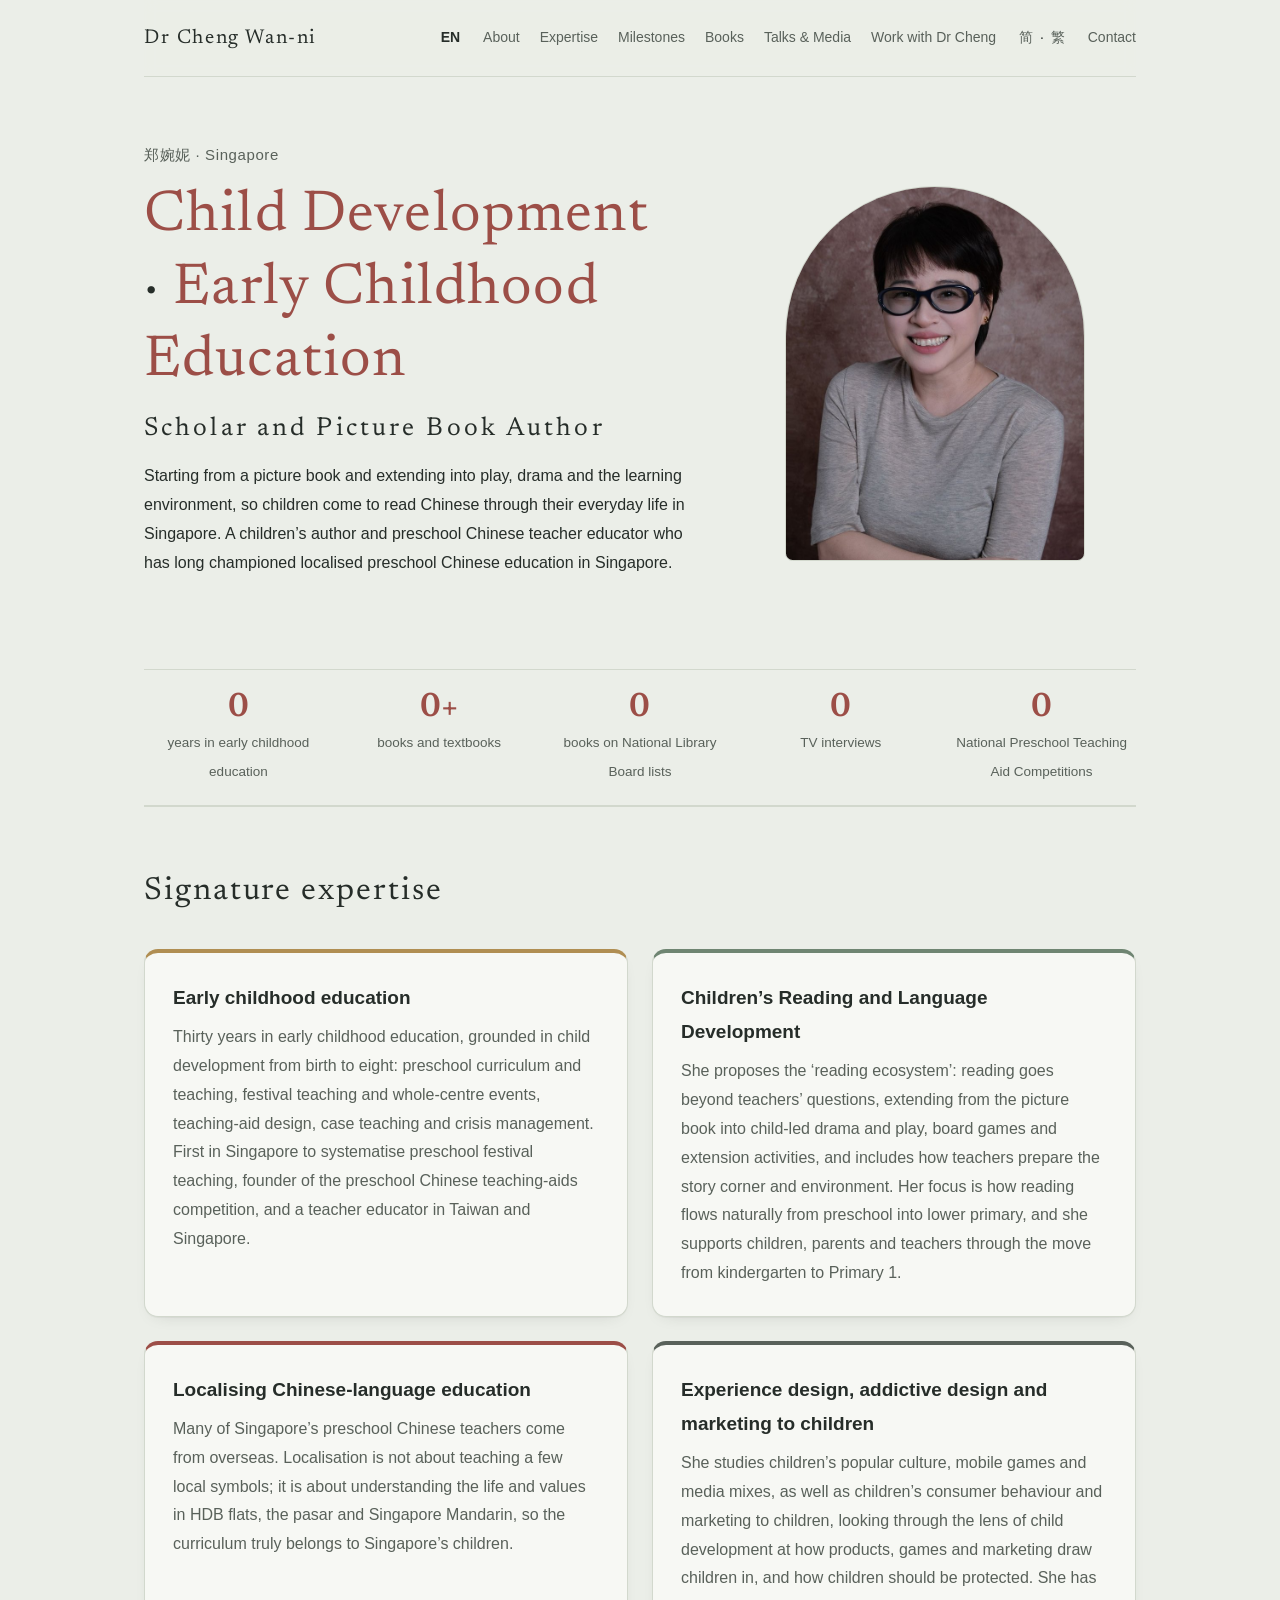
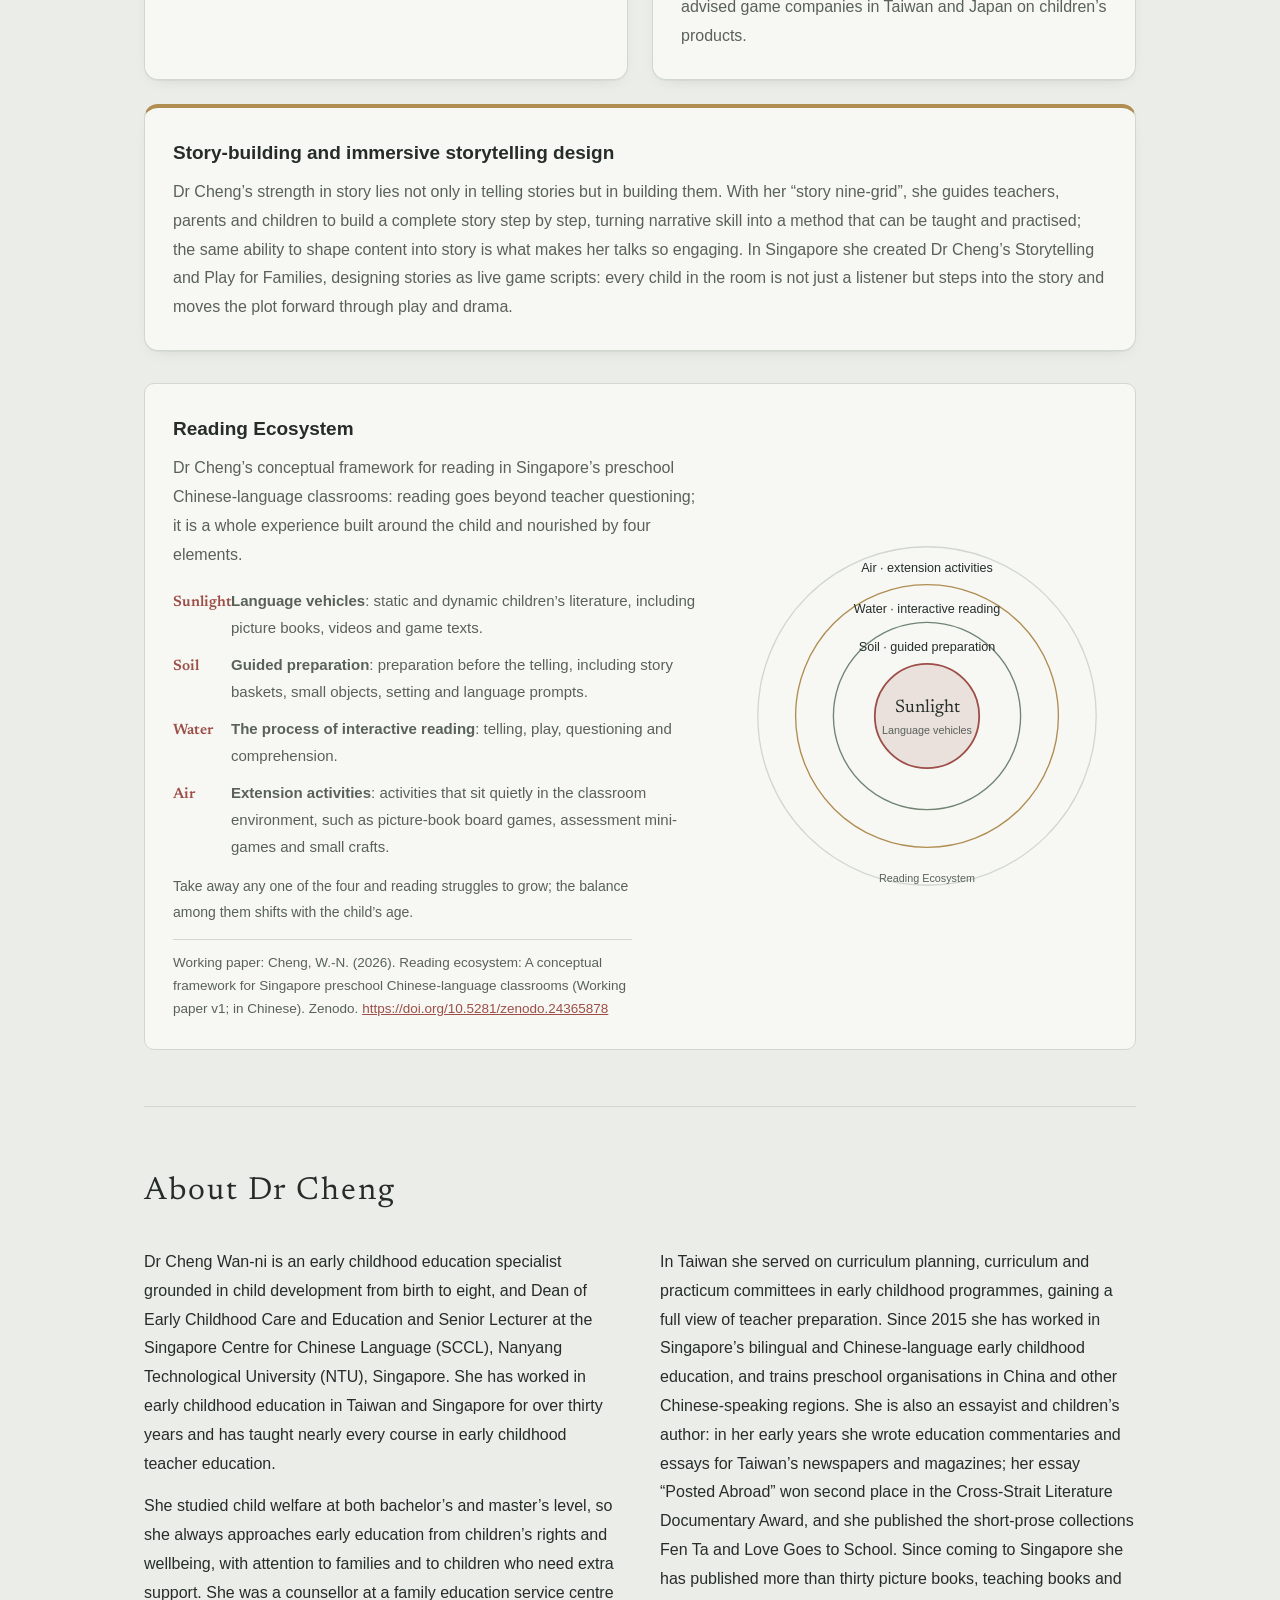
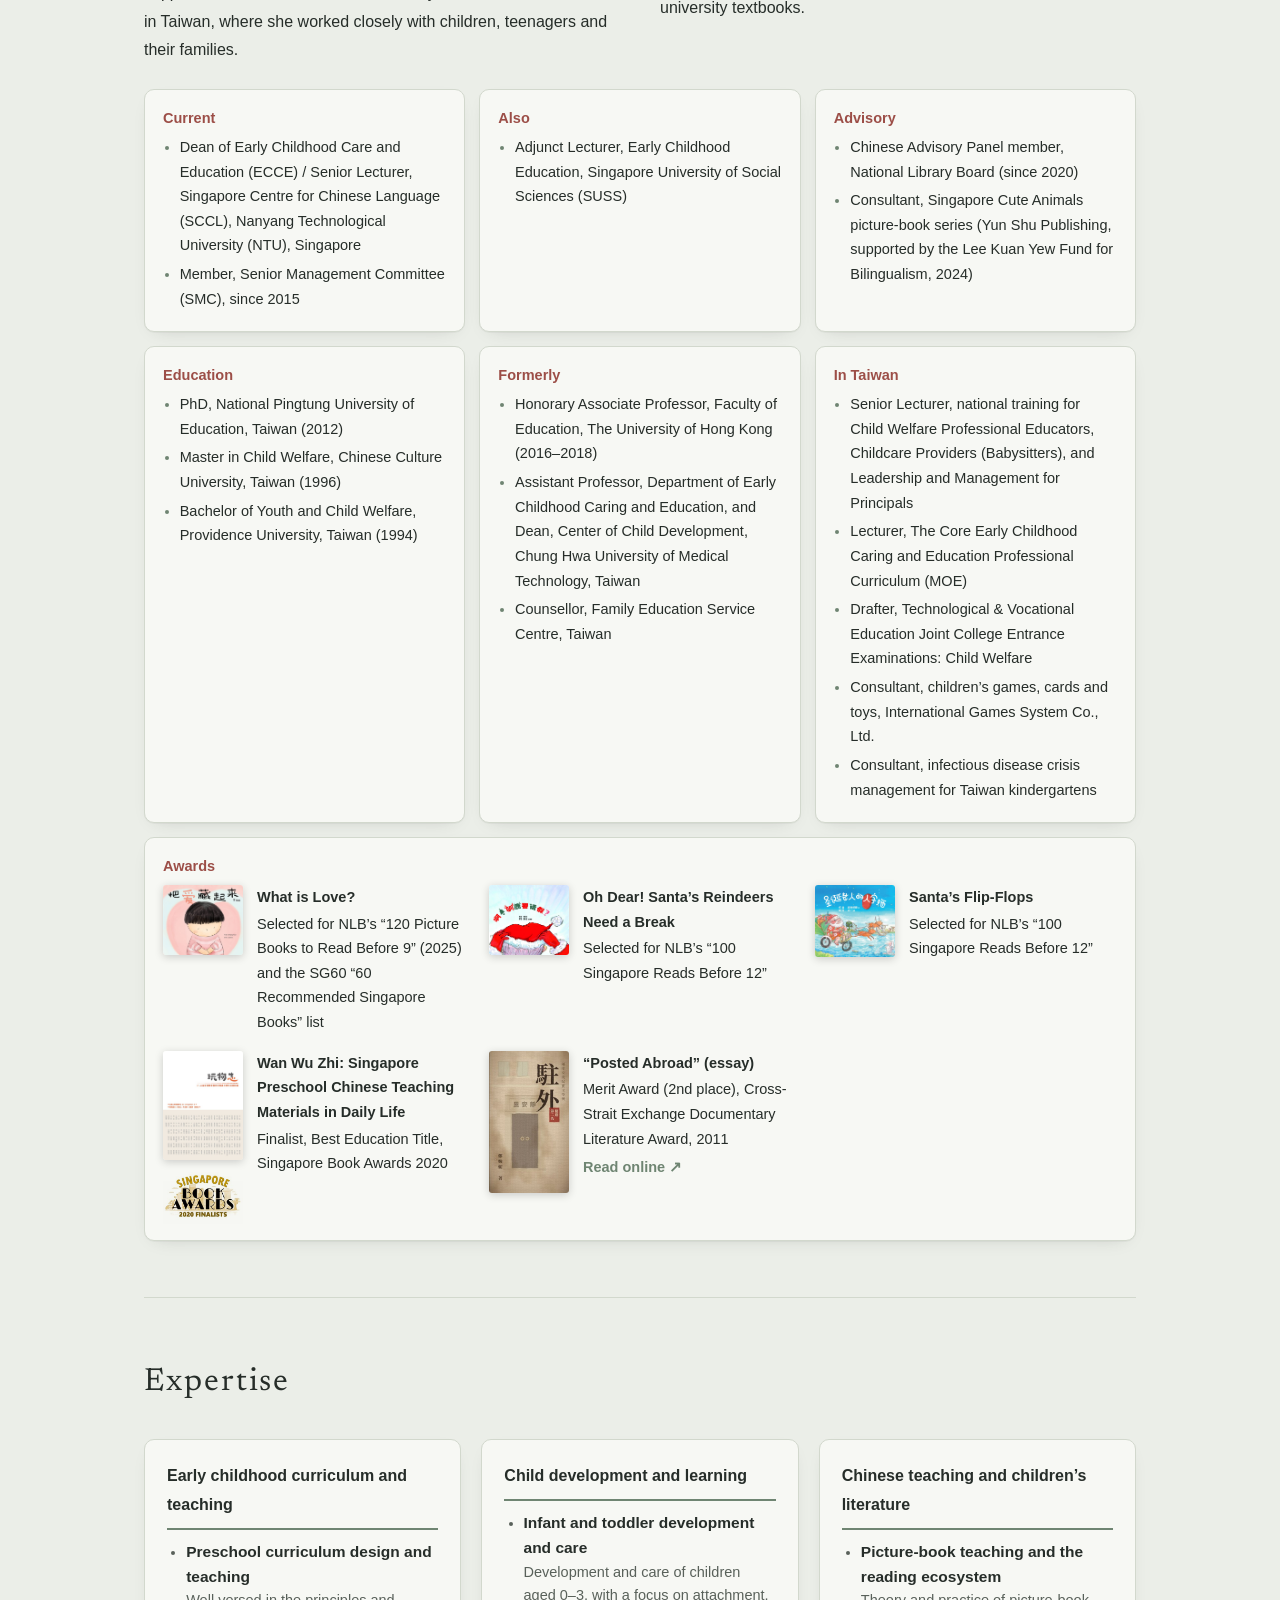
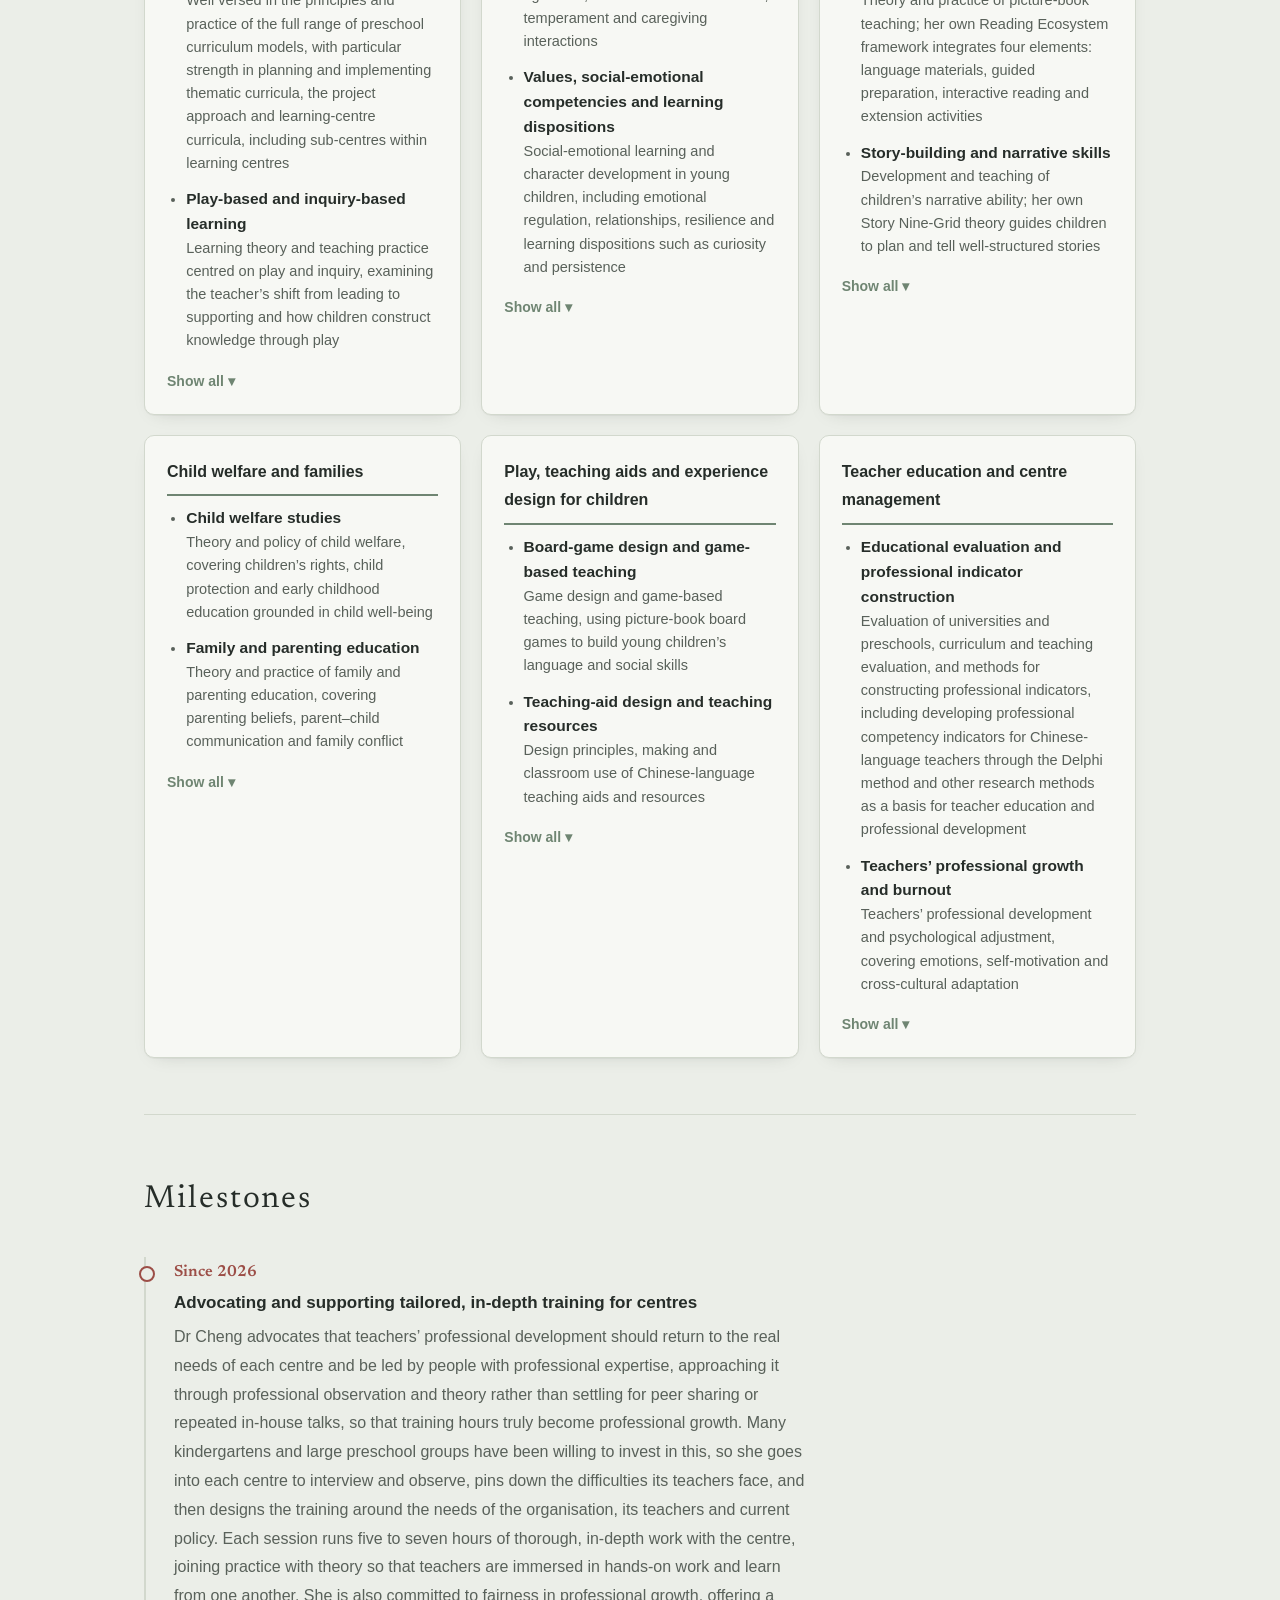
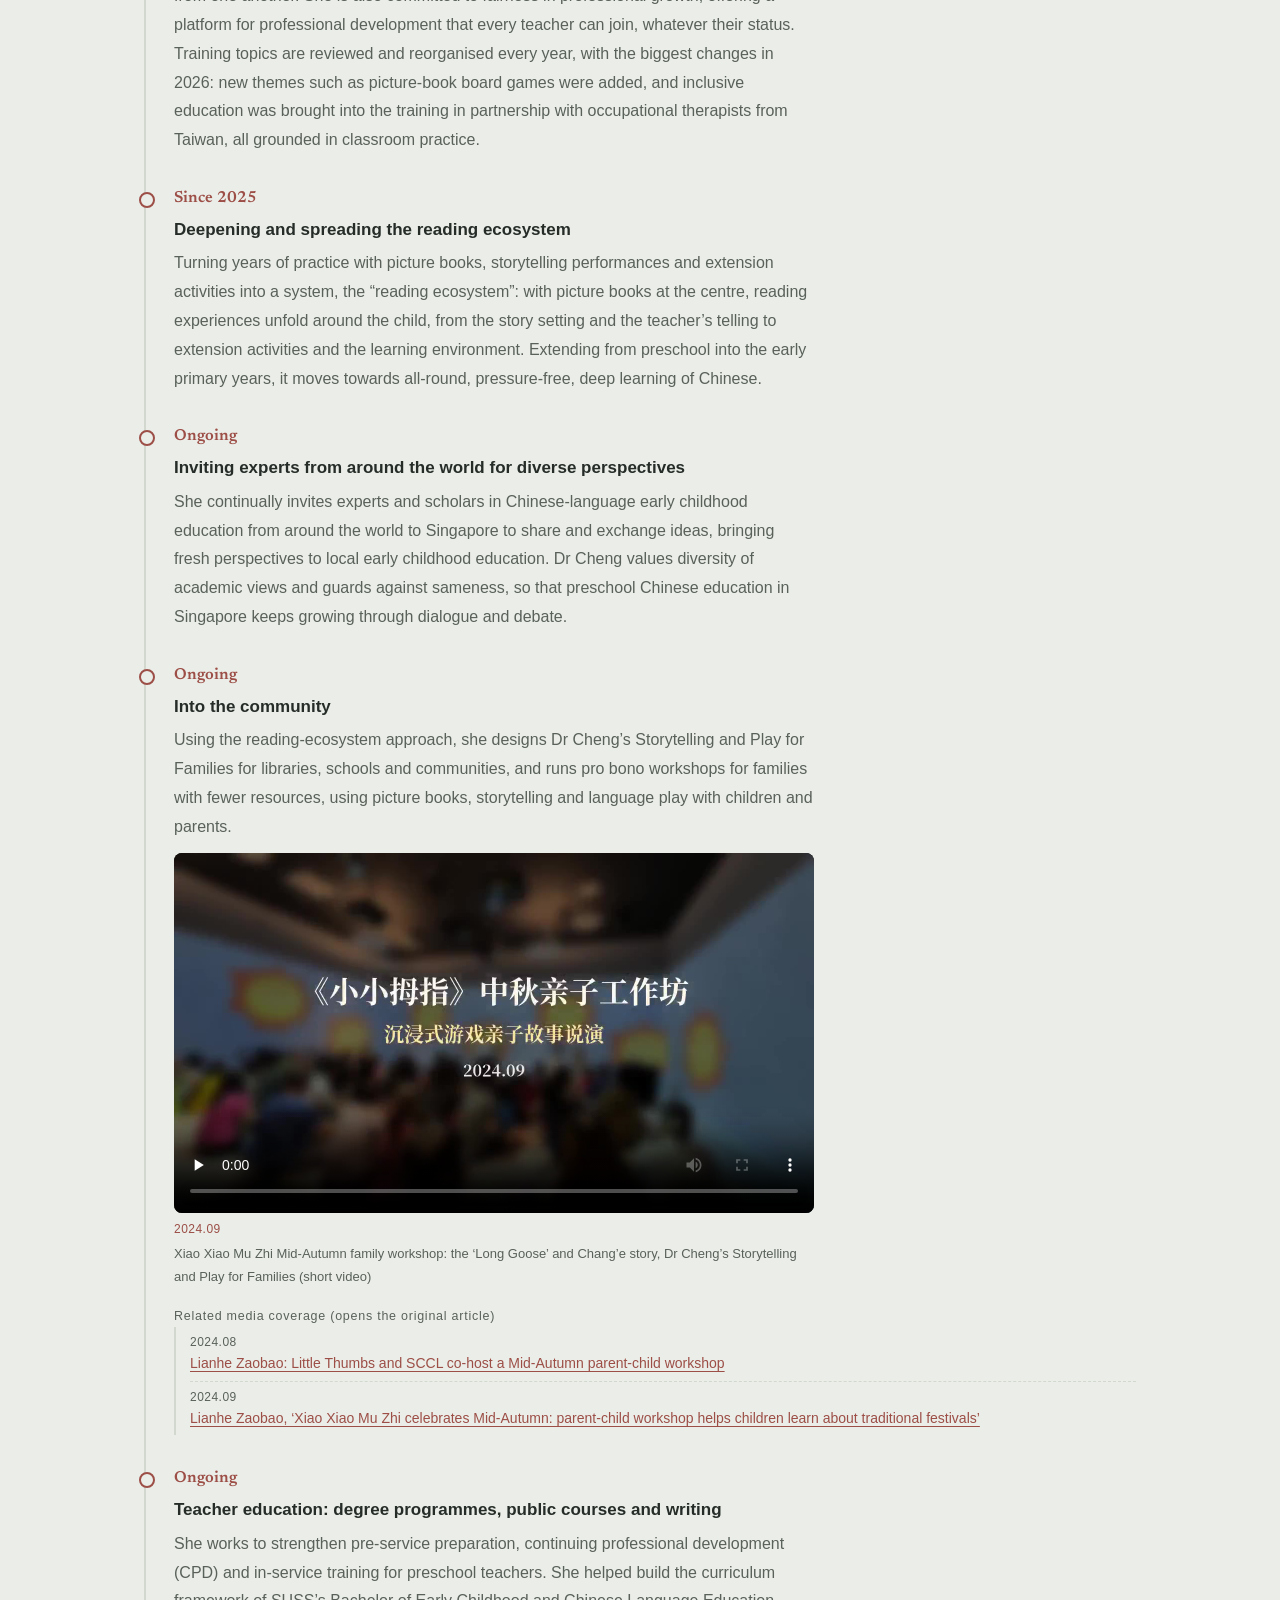
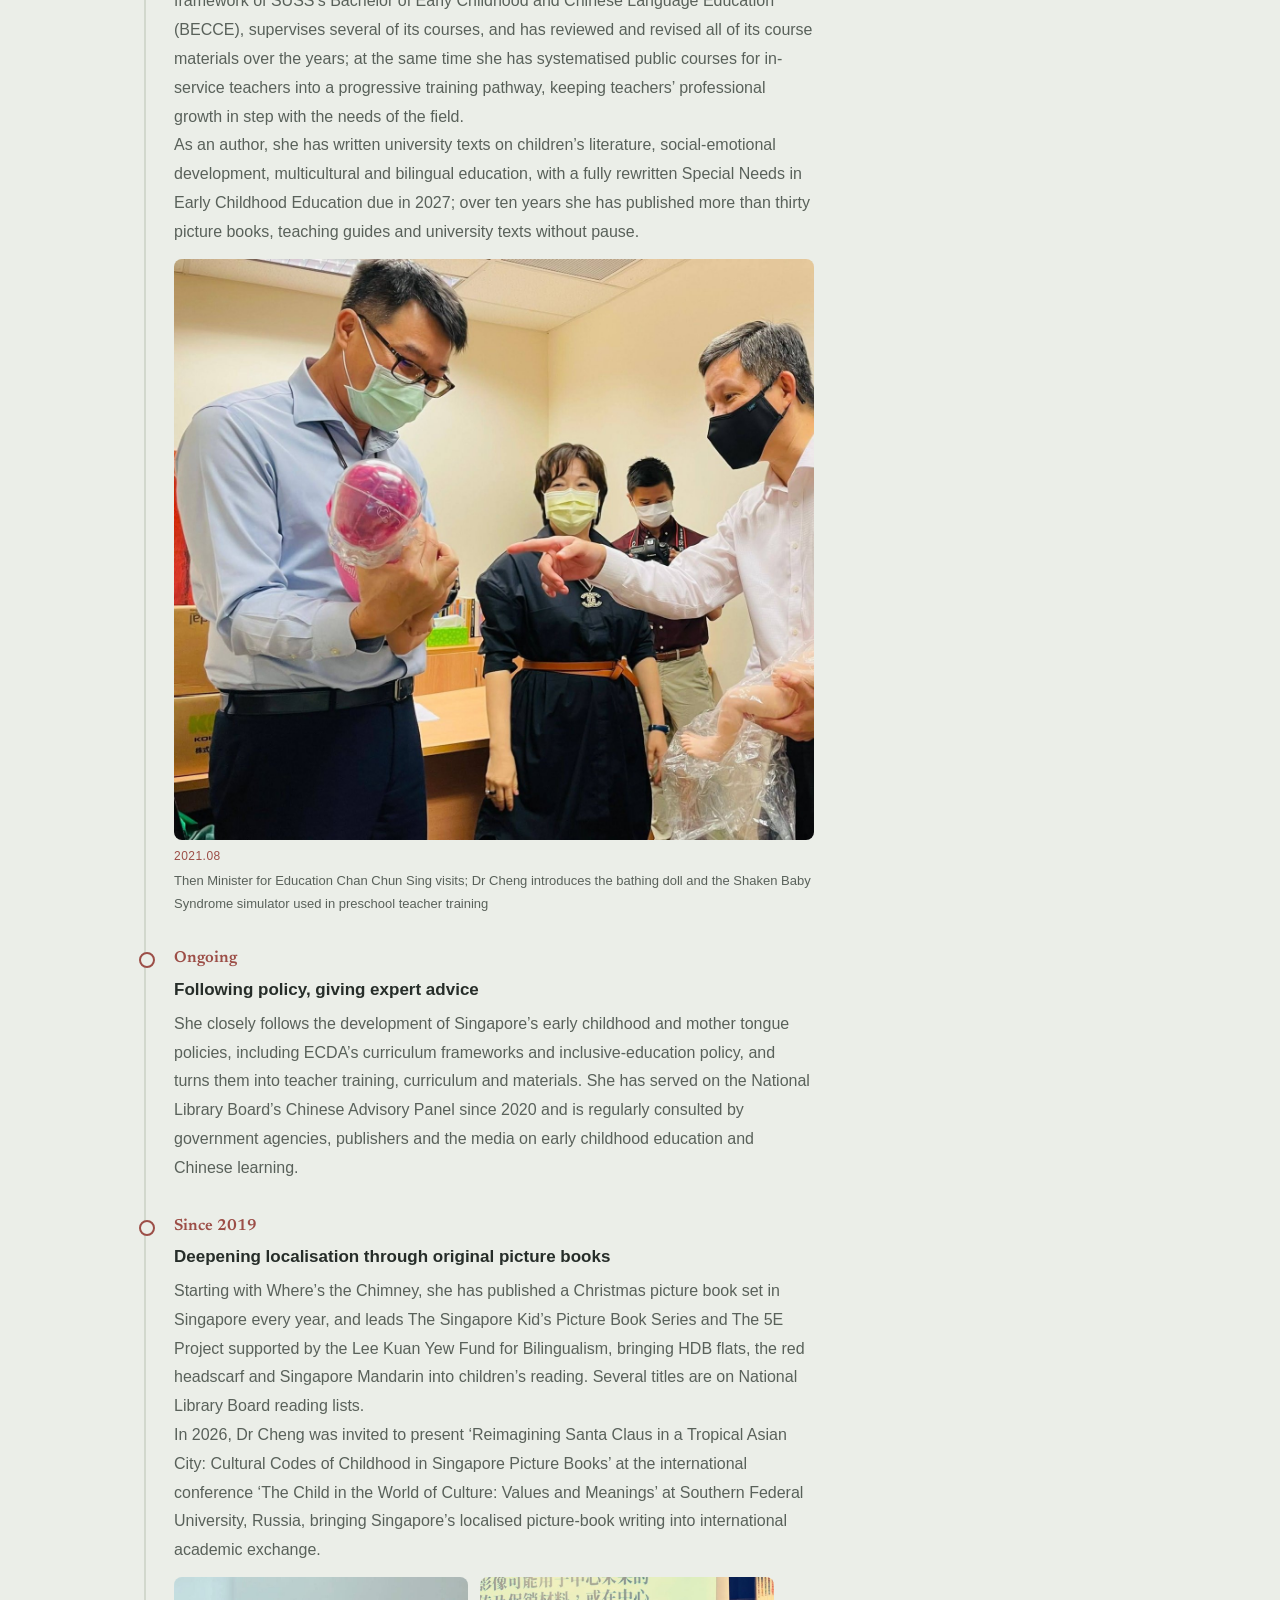
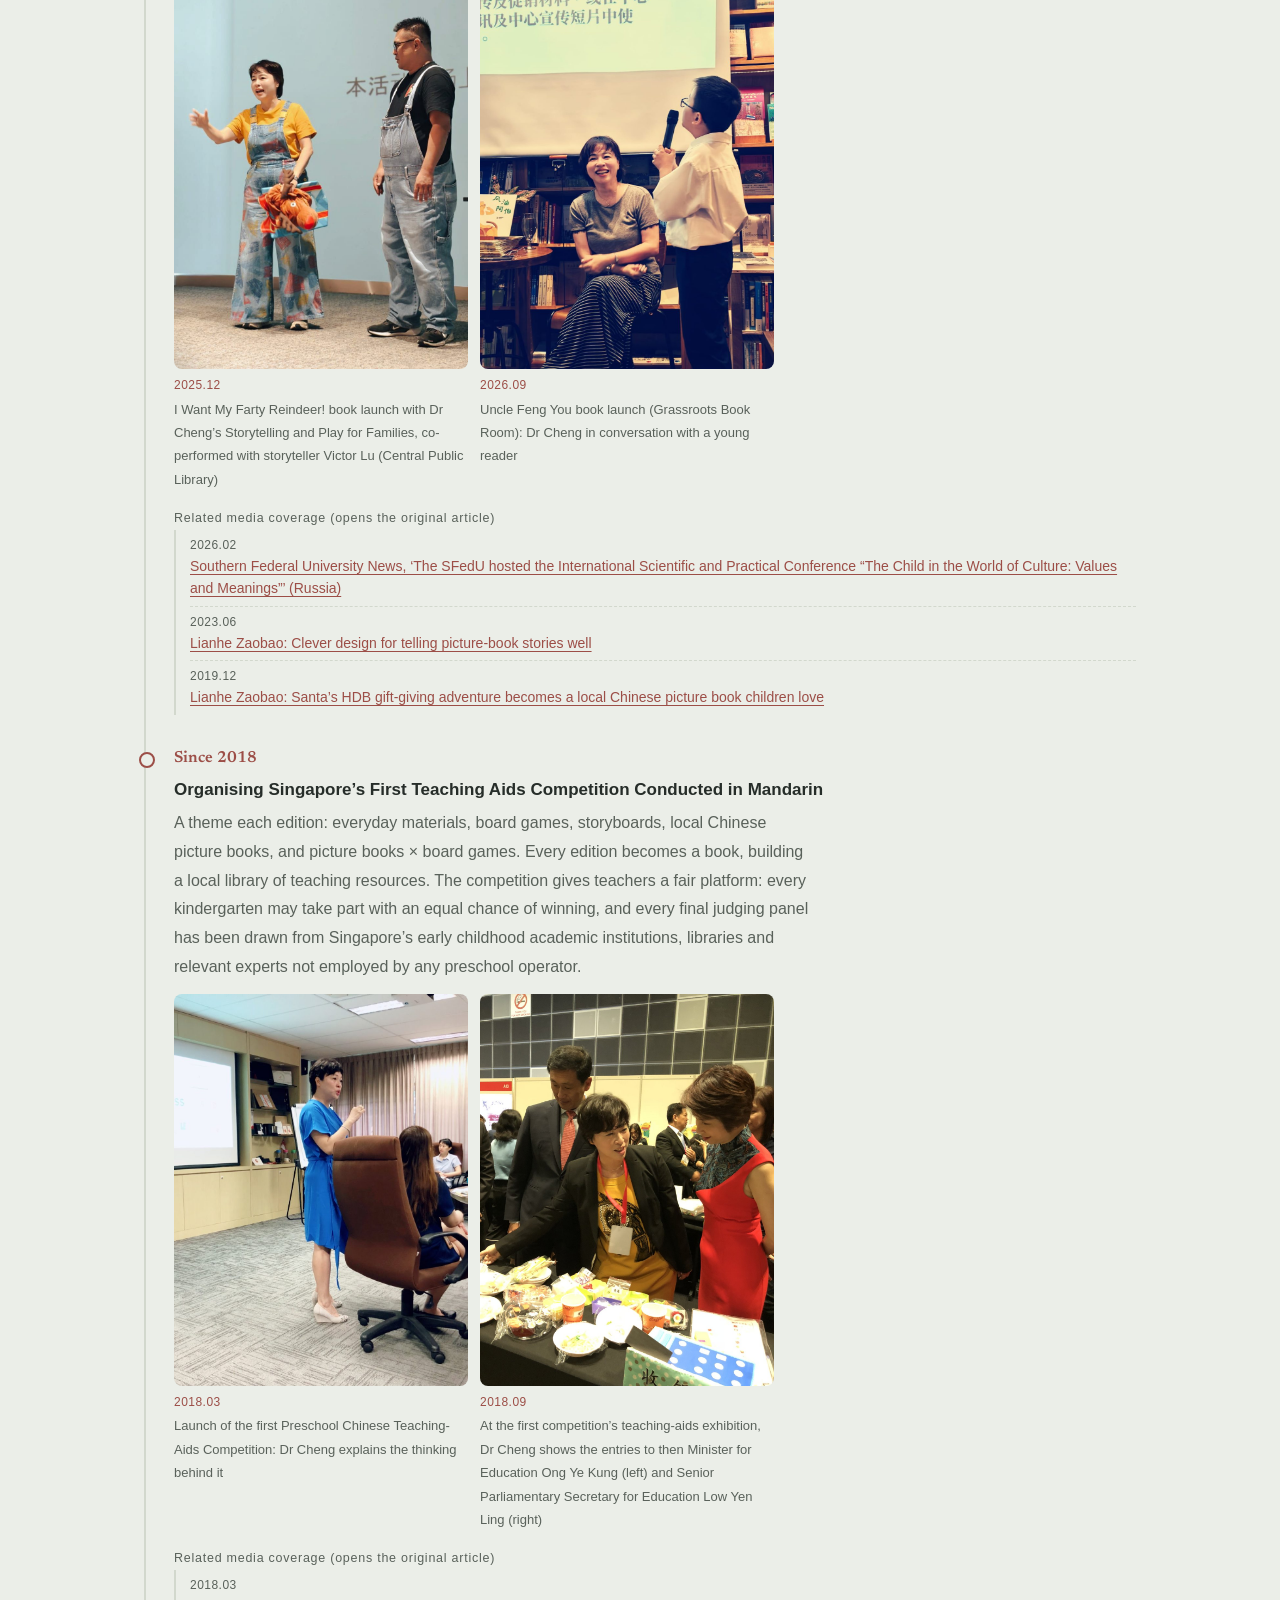
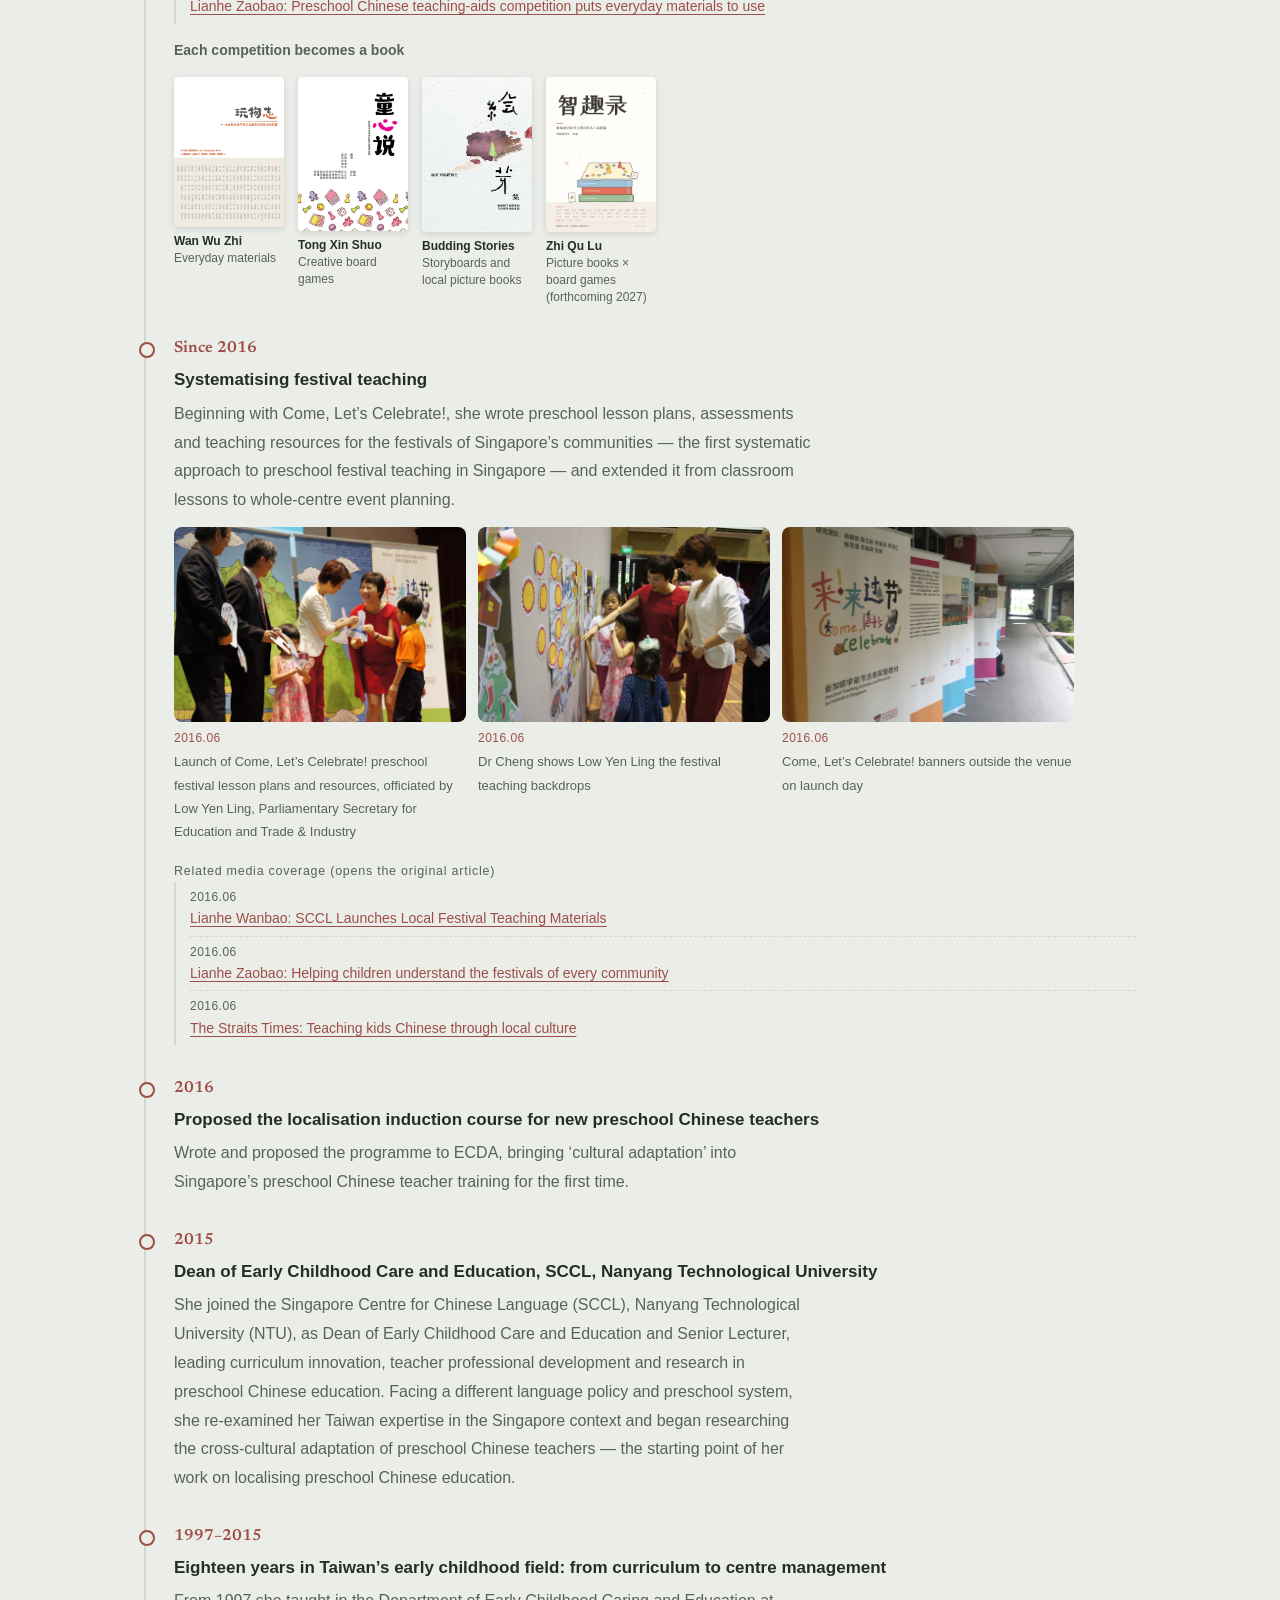
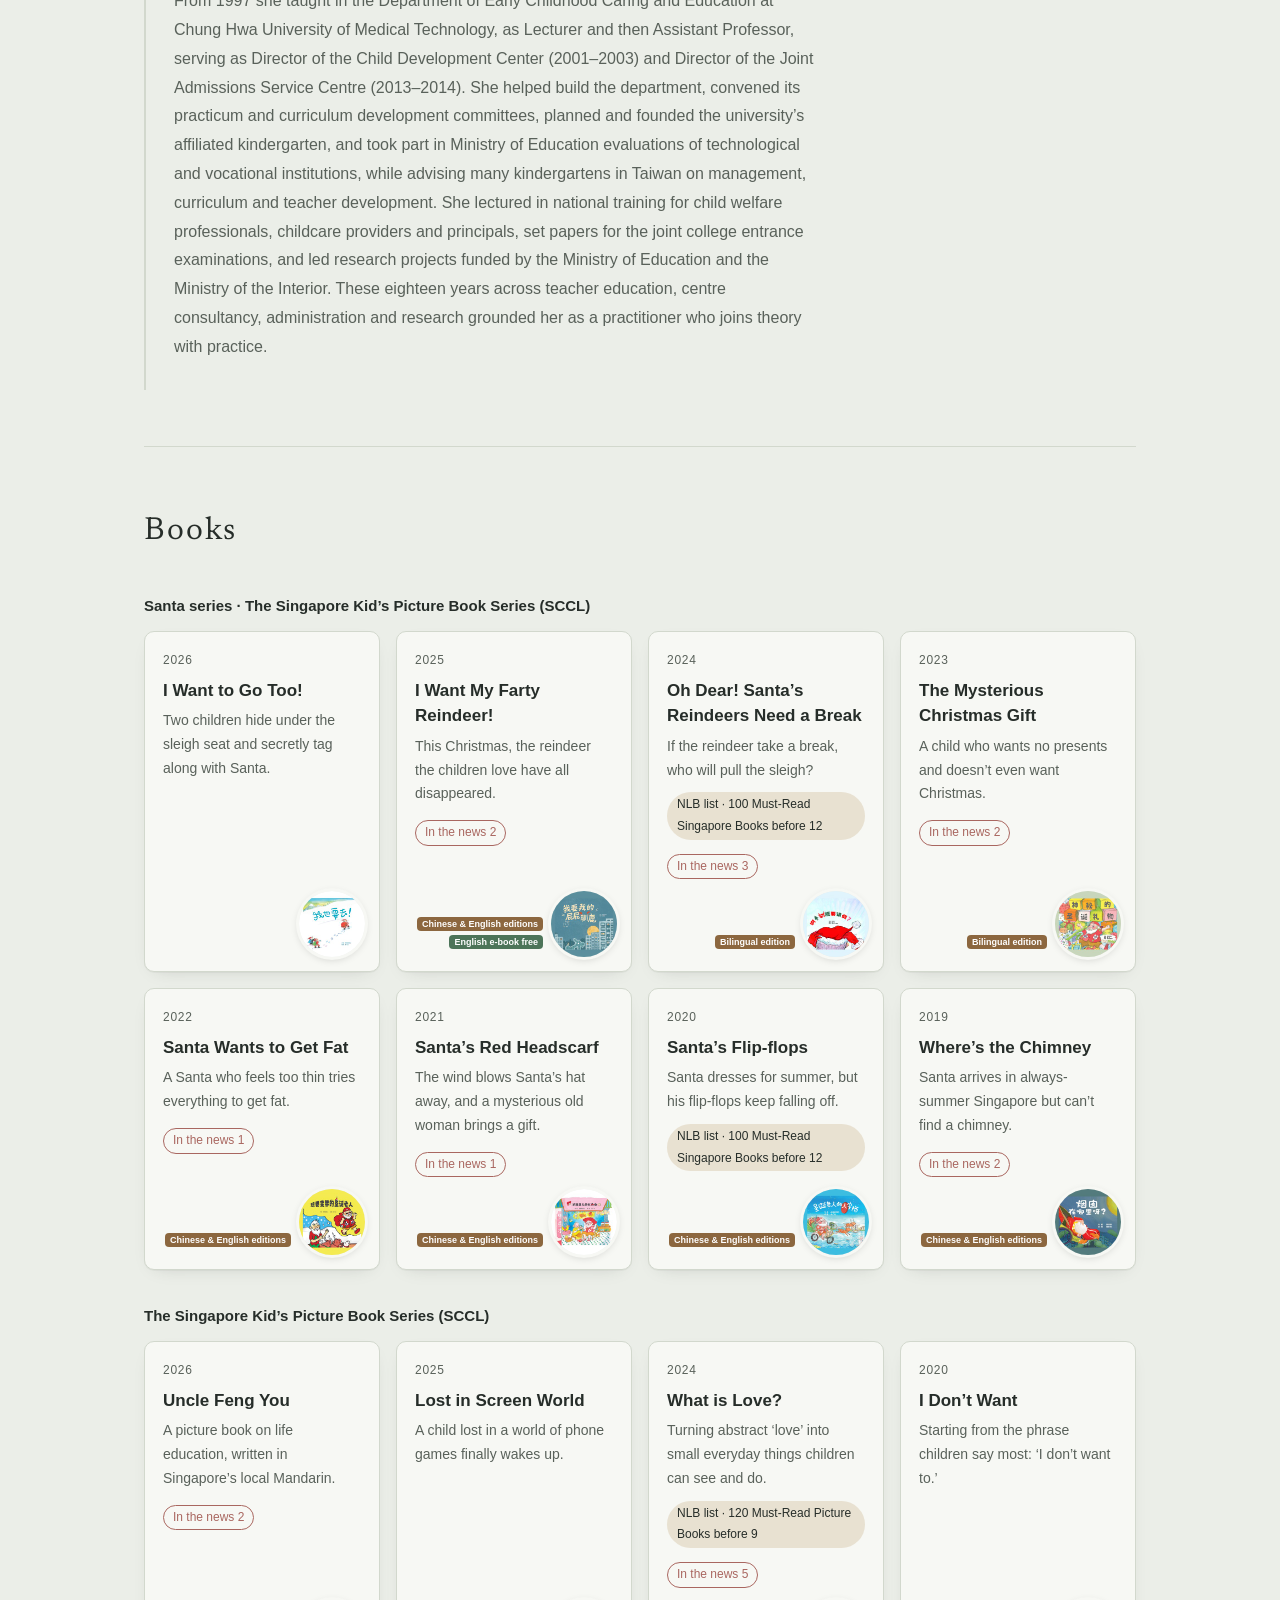
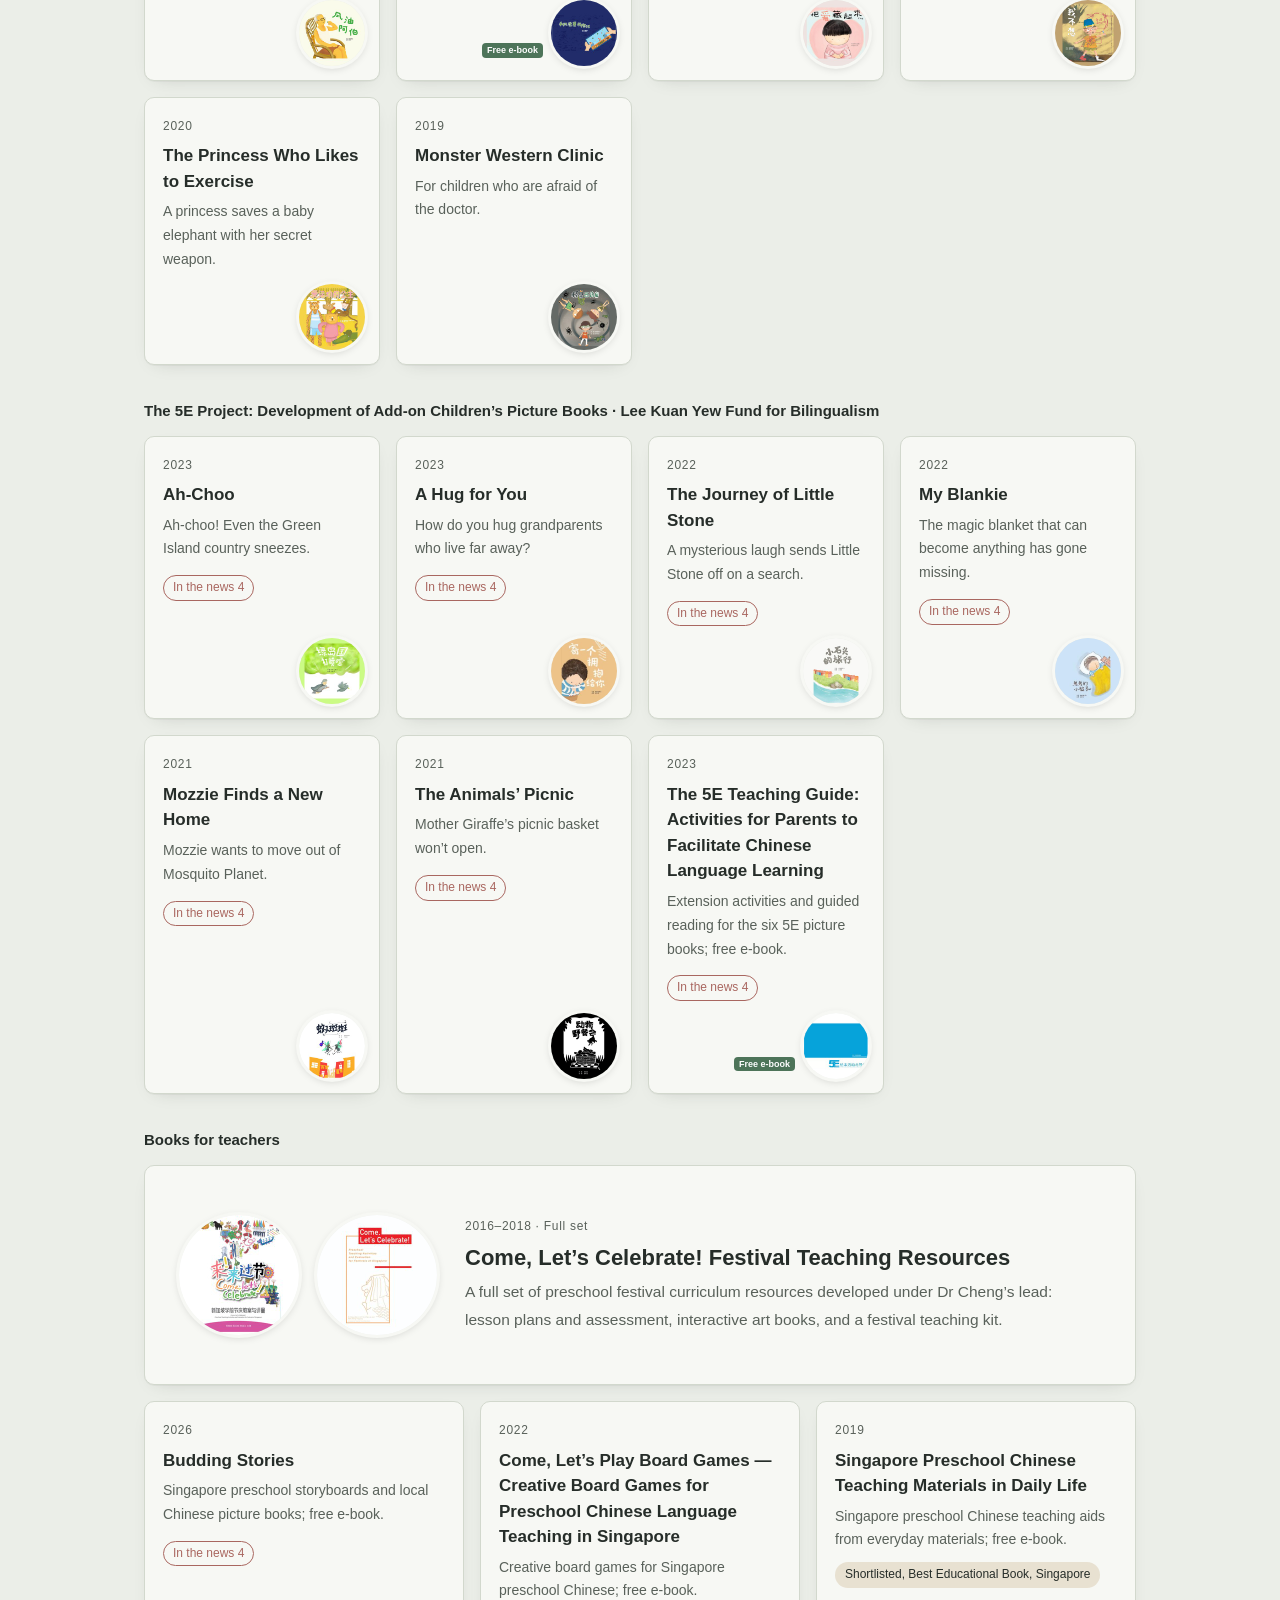
<file: en.html>
<!DOCTYPE html>
<html lang="en">
<head>
<meta charset="utf-8">
<meta name="referrer" content="strict-origin-when-cross-origin">
<meta name="viewport" content="width=device-width, initial-scale=1">
<title>Dr Cheng Wan-ni 鄭婉妮 | Child Development & Early Childhood Education · Scholar and Picture Book Author, Singapore</title>
<meta name="description" content="Dr Cheng Wan-ni (Cheng Wanni, 鄭婉妮 / 郑婉妮) is Dean of Early Childhood Care and Education and Senior Lecturer at the Singapore Centre for Chinese Language (SCCL), Nanyang Technological University (NTU), Singapore: an early childhood education and children’s literature specialist with 30 years’ experience and more than 30 picture books, teaching books and university texts, and creator of Dr Cheng’s Storytelling and Play for Families.">
<link rel="canonical" href="https://drchengwanni.com/en">
<link rel="alternate" hreflang="zh-Hans" href="https://drchengwanni.com/"><link rel="alternate" hreflang="zh-Hant" href="https://drchengwanni.com/zh-hant"><link rel="alternate" hreflang="en" href="https://drchengwanni.com/en"><link rel="alternate" hreflang="x-default" href="https://drchengwanni.com/">
<meta property="og:type" content="profile"><meta property="og:title" content="Dr Cheng Wan-ni 鄭婉妮 | Child Development & Early Childhood Education · Scholar and Picture Book Author, Singapore"><meta property="og:description" content="Dr Cheng Wan-ni (Cheng Wanni, 鄭婉妮 / 郑婉妮) is Dean of Early Childhood Care and Education and Senior Lecturer at the Singapore Centre for Chinese Language (SCCL), Nanyang Technological University (NTU), Singapore: an early childhood education and children’s literature specialist with 30 years’ experience and more than 30 picture books, teaching books and university texts, and creator of Dr Cheng’s Storytelling and Play for Families."><meta property="og:url" content="https://drchengwanni.com/en"><meta property="og:image" content="https://drchengwanni.com/img/portrait.jpg">
<meta property="og:site_name" content="Dr Cheng Wan-ni 鄭婉妮博士"><meta property="og:locale" content="en_GB"><meta property="og:image:alt" content="Dr Cheng Wan-ni 鄭婉妮 | Child Development & Early Childhood Education · Scholar and Picture Book Author, Singapore"><meta name="twitter:card" content="summary_large_image"><meta name="twitter:title" content="Dr Cheng Wan-ni 鄭婉妮 | Child Development & Early Childhood Education · Scholar and Picture Book Author, Singapore"><meta name="twitter:description" content="Dr Cheng Wan-ni (Cheng Wanni, 鄭婉妮 / 郑婉妮) is Dean of Early Childhood Care and Education and Senior Lecturer at the Singapore Centre for Chinese Language (SCCL), Nanyang Technological University (NTU), Singapore: an early childhood education and children’s literature specialist with 30 years’ experience and more than 30 picture books, teaching books and university texts, and creator of Dr Cheng’s Storytelling and Play for Families."><meta name="twitter:image" content="https://drchengwanni.com/img/portrait.jpg">
<script type="application/ld+json">{"@context": "https://schema.org", "@graph": [{"@type": "ProfilePage", "@id": "https://drchengwanni.com/en#profilepage", "url": "https://drchengwanni.com/en", "name": "Dr Cheng Wan-ni 鄭婉妮 | Child Development & Early Childhood Education · Scholar and Picture Book Author, Singapore", "description": "Dr Cheng Wan-ni (Cheng Wanni, 鄭婉妮 / 郑婉妮) is Dean of Early Childhood Care and Education and Senior Lecturer at the Singapore Centre for Chinese Language (SCCL), Nanyang Technological University (NTU), Singapore: an early childhood education and children’s literature specialist with 30 years’ experience and more than 30 picture books, teaching books and university texts, and creator of Dr Cheng’s Storytelling and Play for Families.", "inLanguage": "en", "mainEntity": {"@id": "https://drchengwanni.com/#person"}, "about": {"@id": "https://drchengwanni.com/#person"}, "isPartOf": {"@type": "WebSite", "@id": "https://drchengwanni.com/#website", "url": "https://drchengwanni.com/", "name": "Dr Cheng Wan-ni 鄭婉妮博士"}, "primaryImageOfPage": {"@type": "ImageObject", "url": "https://drchengwanni.com/img/portrait.jpg"}, "dateModified": "2026-11-26T16:26:14+08:00"}, {"@type": "Person", "name": "郑婉妮", "@id": "https://drchengwanni.com/#person", "alternateName": ["鄭婉妮", "鄭婉妮博士", "郑婉妮博士", "Dr Cheng Wan-ni", "Cheng Wan-ni", "Cheng Wanni", "Wanni Cheng", "Dr Cheng Wanni", "Wan-ni Cheng"], "image": "https://drchengwanni.com/img/portrait.jpg", "honorificPrefix": "Dr", "jobTitle": "Dean of Early Childhood Care and Education (ECCE) and Senior Lecturer", "worksFor": {"@type": "Organization", "name": "Singapore Centre for Chinese Language (SCCL) 新加坡华文教研中心", "parentOrganization": {"@type": "CollegeOrUniversity", "name": "Nanyang Technological University (NTU), Singapore 南洋理工大学"}}, "alumniOf": "National Pingtung University of Education", "url": "https://drchengwanni.com/", "knowsAbout": ["early childhood education", "children's literature", "Chinese reading", "picture books", "preschool Chinese language education", "board games for children", "storytelling", "narrative skills", "immersive story design", "沉浸式游戏亲子故事说演", "Dr Cheng's Storytelling and Play for Families"], "sameAs": ["https://orcid.org/0009-0001-5829-668X", "https://sccl.sg/en/about/staff/125-dean/182-dr-cheng-wan-ni", "https://www.sccl.sg/zh/about/staff-cn/126-dean/272-dr-cheng-wan-ni", "https://afcc.com.sg/2019/lightbox-speaker/cheng-wan-ni.html"], "identifier": {"@type": "PropertyValue", "propertyID": "ORCID", "value": "0009-0001-5829-668X"}, "affiliation": [{"@type": "Organization", "name": "Singapore University of Social Sciences (SUSS)", "description": "Adjunct Lecturer 兼任讲师"}], "description": "Dr Cheng Wan-ni (Cheng Wanni, 鄭婉妮 / 郑婉妮) is Dean of Early Childhood Care and Education and Senior Lecturer at the Singapore Centre for Chinese Language (SCCL), Nanyang Technological University (NTU), Singapore: an early childhood education and children’s literature specialist with 30 years’ experience and more than 30 picture books, teaching books and university texts, and creator of Dr Cheng’s Storytelling and Play for Families."}, {"@type": "Book", "name": "烟囱在哪里呀？", "alternateName": "Where's the Chimney?", "author": {"@id": "https://drchengwanni.com/#person"}}, {"@type": "Book", "name": "圣诞老人的人字拖", "alternateName": "Santa's Flip-Flops", "author": {"@id": "https://drchengwanni.com/#person"}}, {"@type": "Book", "name": "圣诞老人的红头巾", "alternateName": "Santa's Red Headscarf", "author": {"@id": "https://drchengwanni.com/#person"}}, {"@type": "Book", "name": "想要变胖的圣诞老人", "alternateName": "Santa Wants to Get Fat", "author": {"@id": "https://drchengwanni.com/#person"}}, {"@type": "Book", "name": "神秘的圣诞礼物", "alternateName": "The Mysterious Christmas Gift", "author": {"@id": "https://drchengwanni.com/#person"}}, {"@type": "Book", "name": "啊！驯鹿要请假？", "alternateName": "Oh Dear! Santa's Reindeers Need a Break", "author": {"@id": "https://drchengwanni.com/#person"}}, {"@type": "Book", "name": "我要我的屁屁驯鹿！", "alternateName": "I Want My Farty Reindeer!", "author": {"@id": "https://drchengwanni.com/#person"}}, {"@type": "Book", "name": "我也要去！", "alternateName": "I Want to Go Too!", "author": {"@id": "https://drchengwanni.com/#person"}}, {"@type": "Book", "name": "风油阿伯", "alternateName": "Uncle Feng You", "author": {"@id": "https://drchengwanni.com/#person"}}, {"@type": "Book", "name": "把爱藏起来", "alternateName": "What is Love?", "author": {"@id": "https://drchengwanni.com/#person"}}, {"@type": "Book", "name": "手机世界历险记", "alternateName": "Lost in Screen World", "author": {"@id": "https://drchengwanni.com/#person"}}, {"@type": "Book", "name": "我不想", "author": {"@id": "https://drchengwanni.com/#person"}}, {"@type": "Book", "name": "怪兽西药房", "author": {"@id": "https://drchengwanni.com/#person"}}, {"@type": "Book", "name": "爱运动的公主", "alternateName": "The Princess Who Likes to Exercise", "author": {"@id": "https://drchengwanni.com/#person"}}, {"@type": "Book", "name": "绿岛国打喷嚏", "alternateName": "Ah-Choo!", "author": {"@id": "https://drchengwanni.com/#person"}}, {"@type": "Book", "name": "蚊子斑斑", "alternateName": "Mozzie Finds a New Home", "author": {"@id": "https://drchengwanni.com/#person"}}, {"@type": "Book", "name": "动物野餐会", "alternateName": "The Animals' Picnic", "author": {"@id": "https://drchengwanni.com/#person"}}, {"@type": "Book", "name": "小石头的旅行", "author": {"@id": "https://drchengwanni.com/#person"}}, {"@type": "Book", "name": "寄一个拥抱给你", "alternateName": "A Hug for You!", "author": {"@id": "https://drchengwanni.com/#person"}}, {"@type": "Book", "name": "弟弟的小被子", "alternateName": "My Blankie", "author": {"@id": "https://drchengwanni.com/#person"}}, {"@type": "Book", "name": "5E绘本活动导读", "alternateName": "The 5E Teaching Guide: Activities for Teachers and Parents to Facilitate Chinese Language Learning", "author": {"@id": "https://drchengwanni.com/#person"}}, {"@type": "Book", "name": "来！来过节节庆教材开发", "alternateName": "Come, Let's Celebrate! Festival Teaching Resources", "author": {"@id": "https://drchengwanni.com/#person"}}, {"@type": "Book", "name": "来！来过节英文版", "alternateName": "Come, Let's Celebrate! Preschool Teaching Activities and Evaluation for Festivals of Singapore", "author": {"@id": "https://drchengwanni.com/#person"}}, {"@type": "Book", "name": "玩物志", "author": {"@id": "https://drchengwanni.com/#person"}}, {"@type": "Book", "name": "童心说", "author": {"@id": "https://drchengwanni.com/#person"}}, {"@type": "Book", "name": "绘芽集", "author": {"@id": "https://drchengwanni.com/#person"}}, {"@type": "Book", "name": "幼儿园那些事", "alternateName": "Those Things in Kindergarten", "author": {"@id": "https://drchengwanni.com/#person"}}, {"@type": "Book", "name": "幼儿园传染病危机预防与管理", "alternateName": "Crisis Prevention and Management of Infectious Diseases for Child Care Centers", "author": {"@id": "https://drchengwanni.com/#person"}}, {"@type": "Book", "name": "学前儿童文学", "alternateName": "Children's Literature for Early Childhood", "author": {"@id": "https://drchengwanni.com/#person"}}, {"@type": "Book", "name": "发展幼儿的社交情绪与技能", "alternateName": "Developing Social and Emotional Competence in Young Children", "author": {"@id": "https://drchengwanni.com/#person"}}, {"@type": "Book", "name": "多元文化教育与双语教育", "alternateName": "Multicultural Education and Bilingual Education", "author": {"@id": "https://drchengwanni.com/#person"}}, {"@type": "Book", "name": "学前特殊儿童教育", "alternateName": "Supporting Children with Special Needs", "author": {"@id": "https://drchengwanni.com/#person"}}, {"@type": "Book", "name": "幼儿阶段的戏剧与华语文教学", "alternateName": "Early Childhood Creative Drama and Chinese Language Education", "author": {"@id": "https://drchengwanni.com/#person"}}, {"@type": "Book", "name": "学前资讯科技和华文教学的整合", "alternateName": "Integrating ICT in Teaching and Learning Chinese in Early Childhood Education", "author": {"@id": "https://drchengwanni.com/#person"}}, {"@type": "Book", "name": "儿童发展评量", "alternateName": "Assessment and Intervention", "author": {"@id": "https://drchengwanni.com/#person"}}, {"@type": "Book", "name": "学前教育科研方法", "alternateName": "Research Methods for Early Childhood Education", "author": {"@id": "https://drchengwanni.com/#person"}}, {"@type": "Book", "name": "新加坡学前华文教育：发展、现场与在地实践", "author": {"@id": "https://drchengwanni.com/#person"}}, {"@type": "Book", "name": "智趣录：新加坡学前华文教具绘本桌游篇", "author": {"@id": "https://drchengwanni.com/#person"}}, {"@type": "ScholarlyArticle", "name": "阅读生态系：新加坡学前华语文教室的概念架构（工作论文 v1）", "alternateName": "Reading ecosystem: A conceptual framework for Singapore preschool Chinese-language classrooms", "datePublished": "2026", "publisher": {"@type": "Organization", "name": "Zenodo"}, "identifier": "https://doi.org/10.5281/zenodo.24365878", "url": "https://doi.org/10.5281/zenodo.24365878", "author": {"@id": "https://drchengwanni.com/#person"}}]}</script>
<meta name="msvalidate.01" content="65DCB80CF857319ACE1B2F95756CDE15" />
<link rel="stylesheet" href="fonts/fonts.css">
<style>
:root{
  /* 莫兰迪：灰绿纸底 + 砖粉强调 + 土黄辅色；版面：左文右图的书页式首屏，下方单栏阅读 */
  --paper:#ECEEE8;
  --surface:#F6F7F3;
  --ink:#2E332E;
  --muted:#5F665E;
  --line:#CDD3C8;
  --accent:#A3564F;
  --sage:#7E9180;
  --ochre:#B99A62;
  --display:"ZCOOL XiaoWei","Songti SC","STSong",serif;
  --body:"PingFang SC","PingFang TC","Hiragino Sans GB","Microsoft YaHei","Microsoft JhengHei","Noto Sans SC","Noto Sans CJK SC",sans-serif;
  --latin:"Newsreader",Georgia,serif;
  color-scheme:light;
}
@media (prefers-color-scheme: dark){
  :root:not([data-theme="light"]){
    --paper:#1E221F;--surface:#262B27;--ink:#E7EAE3;--muted:#A9B1A7;--line:#3A413B;
    --accent:#D58C83;--sage:#9DB09F;--ochre:#D2B47A;color-scheme:dark;
  }
}
:root[data-theme="dark"]{
  --paper:#1E221F;--surface:#262B27;--ink:#E7EAE3;--muted:#A9B1A7;--line:#3A413B;
  --accent:#D58C83;--sage:#9DB09F;--ochre:#D2B47A;color-scheme:dark;
}
*{box-sizing:border-box}
html,body{margin:0}
body{background:var(--paper);color:var(--ink);font-family:var(--body);font-size:16px;line-height:1.8}
a{color:var(--accent)}
a:focus-visible,button:focus-visible{outline:2px solid var(--accent);outline-offset:3px}
.wrap{max-width:1040px;margin:0 auto;padding:0 24px}
nav{display:flex;justify-content:space-between;align-items:center;gap:16px;padding:20px 0;border-bottom:1px solid var(--line);flex-wrap:wrap}
nav .mark{font-family:var(--display);font-size:20px;letter-spacing:.08em}
nav ul{list-style:none;display:flex;gap:20px;margin:0;padding:0;flex-wrap:wrap;font-size:14px}
nav a{color:var(--muted);text-decoration:none}
nav a:hover{color:var(--accent)}
nav .lang a{padding:0 3px}nav .lang a[aria-current]{color:var(--ink);font-weight:700}

.hero{display:grid;grid-template-columns:1.15fr .85fr;gap:48px;align-items:center;padding:64px 0 56px}
.hero .who{font-size:15px;color:var(--muted);letter-spacing:.04em}
.hero h1{font-family:var(--display);font-weight:400;font-size:clamp(34px,5.2vw,58px);line-height:1.25;margin:12px 0 8px;text-wrap:balance;letter-spacing:.02em}
.nw{white-space:nowrap}
.hero h1 em{font-style:normal;color:var(--accent)}
.hero .role{font-family:var(--display);font-size:clamp(20px,2.4vw,26px);letter-spacing:.12em;margin:0 0 10px}
.hero .en{font-family:var(--latin);font-style:italic;font-size:19px;color:var(--muted);margin:0 0 24px}
.hero p.lead{max-width:34em;margin:0 0 28px}
.cta{display:flex;gap:12px;flex-wrap:wrap}
.btn{display:inline-block;padding:10px 20px;border-radius:999px;text-decoration:none;font-size:15px;border:1px solid var(--accent)}
.btn.solid{background:var(--accent);color:var(--surface)}
.btn.ghost{color:var(--accent)}
.rings{width:100%;max-width:400px;justify-self:center}
.rings text{font-family:var(--body);fill:var(--ink)}
.rings .cap{fill:var(--muted);font-size:12px}

section{padding:56px 0;border-top:1px solid var(--line)}
.sechead{display:flex;align-items:baseline;gap:16px;flex-wrap:wrap;margin-bottom:28px}
.sechead h2{font-family:var(--display);font-weight:400;font-size:32px;margin:0;letter-spacing:.04em}
.sechead span{font-family:var(--latin);font-style:italic;color:var(--muted);font-size:17px}

.two{display:grid;grid-template-columns:1fr 1fr;gap:24px}
.pillar{background:var(--surface);border:1px solid var(--line);border-radius:10px;padding:28px}
.pillar h3{margin:0 0 8px;font-size:19px}
.pillar h3 small{display:block;font-family:var(--latin);font-weight:400;font-style:italic;color:var(--muted);font-size:15px}
.pillar p{margin:0;color:var(--muted)}
.pillar.reading{border-top:4px solid var(--sage)}
.pillar.dev{border-top:4px solid var(--ochre)}
.pillar.ux{border-top:4px solid var(--muted)}
.pillar.local{border-top:4px solid var(--accent)}.pillar.story{border-top:4px solid var(--ochre)}
.storyblock.svcstory{margin-top:0}
.storyblock{display:grid;grid-template-columns:1fr minmax(220px,300px);gap:40px;align-items:center;margin-top:24px;background:var(--surface);border:1px solid var(--line);border-top:4px solid var(--accent);border-radius:10px;padding:28px}
.services{display:grid;gap:20px}
.svc{background:var(--surface);border:1px solid var(--line);border-radius:10px;padding:24px;display:grid;grid-template-columns:1fr minmax(220px,360px);gap:28px;align-items:center}
.svc h3{margin:0 0 6px;font-size:17px}
.svc p{margin:0;color:var(--muted);font-size:14.5px}
.svc.feat{border-top:4px solid var(--accent);padding:32px;grid-template-columns:1fr minmax(260px,480px)}
.svc.feat h3{font-size:22px}
.svc.feat p{font-size:16px;margin-bottom:8px}
.svclink{text-decoration:none;color:var(--ink)}
.svccase{font-size:14px;background:var(--paper);border-left:3px solid var(--accent);padding:10px 14px;border-radius:6px}
.svccase b{color:var(--accent)}
.svcintro{margin:-6px 0 22px;color:var(--muted);font-size:15.5px}
.svc p.svclead,.storyblock p.svclead{color:var(--ink);font-weight:600;font-size:16px;margin:4px 0 10px}
.svc p.svcfor,.storyblock p.svcfor{font-size:14.5px;margin:6px 0;color:var(--muted)}
.svcfor b{display:inline-block;min-width:4.5em;color:var(--accent);font-weight:600;margin-right:6px}
.course{margin:12px 0 4px;padding:12px 14px;background:var(--paper);border-radius:8px}
.course .ctitle{color:var(--ink);font-weight:600;font-size:15.5px;margin:0 0 4px}
.cbadge{display:inline-block;font-size:12px;font-weight:600;color:#fff;background:var(--accent);border-radius:4px;padding:1px 7px;margin-right:8px;vertical-align:2px}
.cbadge.soon{background:var(--muted)}
.course .invite{margin-top:6px}
.svc.courses{grid-template-columns:1fr}
.course.c1{display:grid;grid-template-columns:minmax(220px,340px) 1fr;gap:18px;align-items:start}
@media(max-width:640px){.course.c1{grid-template-columns:1fr}}
.svcthumb{display:block;text-decoration:none;color:var(--accent);font-weight:600;font-size:14px}
.svcthumb img{width:100%;border-radius:8px;display:block;margin-bottom:6px}
.topics{display:grid;grid-template-columns:max-content 1fr;gap:6px 14px;margin:8px 0 10px;font-size:14.5px}
.topics dt{color:var(--ink);font-weight:600}
.topics dd{margin:0;color:var(--muted)}
@media(max-width:640px){.topics{grid-template-columns:1fr}.topics dd{margin-bottom:6px}}
.tvfeat{display:grid;grid-template-columns:minmax(160px,260px) 1fr;gap:14px;align-items:center;margin:6px 0 14px;text-decoration:none;color:var(--muted);font-size:14px}
.tvfeat img{width:100%;border-radius:8px;display:block}
.tvfeat b{display:block;color:var(--ink);font-size:15px;margin-bottom:4px}
@media(max-width:640px){.tvfeat{grid-template-columns:1fr}}
.svclist{margin:8px 0 8px;padding-left:1.2em;color:var(--muted);font-size:14.5px;line-height:1.7}
.svcphoto{margin:0}.capd{display:block;font-size:12px;letter-spacing:.04em;color:var(--accent);font-variant-numeric:tabular-nums;margin-bottom:1px}.tlmedia{margin:16px 0 0;font-size:14px}.tlmh{margin:0 0 8px;font-size:12.5px;letter-spacing:.06em;color:var(--muted)}.tlmlist{border-left:2px solid var(--line);padding-left:14px}.tlmi{padding:6px 0;line-height:1.6}.tlmi+.tlmi{border-top:1px dashed var(--line)}.tlmi time{display:block;font-size:12px;color:var(--muted);letter-spacing:.04em;font-variant-numeric:tabular-nums}.tlmi a{text-underline-offset:3px}.coursebar{display:flex;align-items:center;justify-content:space-between;gap:20px;margin:28px 0 8px;padding:20px 24px;background:var(--surface);border:1px solid var(--line);border-left:4px solid var(--accent);border-radius:10px}.coursebar h3{margin:0 0 6px;font-size:18px}.coursebar p{margin:0 0 6px;color:var(--muted)}.coursebar p b{color:var(--ink)}.cbbtns{display:flex;flex-direction:column;gap:10px;flex:none}.coursebtn{text-align:center}.cbmail{margin:0;text-align:center;font-size:14px;color:var(--muted)}.cbmail a{font-weight:600}.coursebtn.alt{background:transparent;color:var(--accent);border:1.5px solid var(--accent)}.coursebtn{flex:none;padding:10px 18px;border-radius:999px;background:var(--accent);color:#fff;text-decoration:none;font-weight:600;white-space:nowrap}.coursebtn:hover{opacity:.9}@media(max-width:640px){.coursebar{flex-direction:column;align-items:stretch}.cbbtns{flex-direction:row}.cbbtns a{flex:1}}.heroaff{margin:10px 0 6px;font-size:15px;font-weight:600;color:var(--sage);letter-spacing:.02em}.allyblock{display:flex;align-items:center;gap:14px;margin:16px 0 0;padding:12px 14px;background:var(--surface);border:1px solid var(--line);border-radius:10px;max-width:460px}.allyblock img{width:72px;height:72px;object-fit:contain;flex:none;background:#fff;border-radius:8px}.allyblock p{margin:0}.allylabel{font-size:12px;letter-spacing:.12em;color:var(--sage);font-weight:700}.allyname{font-size:15px;font-weight:600}.allynote{font-size:13px;color:var(--muted)}.ytlite{position:relative;cursor:pointer}.ytlite img{width:100%;object-fit:cover;border-radius:8px;display:block}.ytplay{position:absolute;left:50%;top:50%;width:68px;height:48px;margin:-24px 0 0 -34px;background:rgba(200,0,0,.88);border-radius:12px}.ytplay::after{content:"";position:absolute;left:27px;top:14px;border-style:solid;border-width:10px 0 10px 17px;border-color:transparent transparent transparent #fff}.ytlite:hover .ytplay{background:#e00}
.svcphoto img{width:100%;aspect-ratio:1/1;object-fit:cover;border-radius:8px;display:block}
.svcphoto figcaption{font-size:13px;color:var(--muted);margin-top:8px}
.svclinks{margin-top:14px!important}
.svclinks .invite{margin-right:18px}
.svclink:hover{border-color:var(--accent)}
.svcmore{justify-self:end;color:var(--accent);font-size:15px;white-space:nowrap}
.social{display:flex;gap:28px;flex-wrap:wrap;margin-top:18px}.qr{margin:0;text-align:center;font-size:14px;color:var(--muted)}.qr img{width:150px;height:150px;display:block;margin:0 auto 8px;border:1px solid var(--line);border-radius:8px;background:#fff;padding:6px}.qr small{font-size:12px}
.toast{position:fixed;left:50%;bottom:24px;transform:translateX(-50%) translateY(20px);background:var(--ink);color:var(--paper);padding:10px 16px;border-radius:8px;font-size:14px;opacity:0;pointer-events:none;transition:.25s;z-index:99;max-width:90vw;text-align:center}.toast.on{opacity:1;transform:translateX(-50%)}
.svcvideo{width:100%;aspect-ratio:1/1;border-radius:8px;background:#000;display:block;object-fit:cover}
.svcvid{aspect-ratio:16/9;border-radius:8px;background:color-mix(in srgb,var(--accent) 8%,var(--paper));border:1px dashed var(--line);display:flex;align-items:center;justify-content:center;color:var(--muted);font-size:14px}
@media (max-width:760px){.svc,.svc.feat{grid-template-columns:1fr}}
.storyblock h3{margin:0 0 4px;font-size:19px}
.storyblock .sub{margin:0 0 12px;font-family:var(--latin);font-style:italic;color:var(--muted)}
.storyblock p{color:var(--muted);margin:0 0 10px}
.storypress{display:flex;gap:12px;align-items:center;margin:6px 0 12px;padding:10px;border:1px solid var(--line);border-radius:8px;color:var(--ink);text-decoration:none;font-size:14px;line-height:1.5}
.storypress img{width:96px;height:auto;border-radius:4px;flex:none}
.storypress b{display:block;color:var(--accent);font-size:13px}
.storyblock .ally{font-size:14px;color:var(--ink)}
#media .ally{font-size:14px;margin:12px 0 0;color:var(--ink)}
.storyvid{width:100%;max-width:300px;justify-self:center;aspect-ratio:9/16;object-fit:cover;border-radius:8px;background:color-mix(in srgb,var(--accent) 10%,var(--paper));border:1px dashed var(--line);display:flex;align-items:center;justify-content:center;color:var(--muted);font-size:14px}
@media (max-width:760px){.storyblock{grid-template-columns:1fr}}

.shelf{display:grid;grid-template-columns:repeat(auto-fill,minmax(220px,1fr));gap:16px}
.book{background:var(--surface);border:1px solid var(--line);border-radius:10px;padding:18px 18px 16px;display:flex;flex-direction:column;gap:6px}
.book{position:relative}.book.hascov{padding-bottom:92px}.book.hascov .more{position:absolute;right:90px;bottom:20px;margin:0;padding:0}
.bcov{position:absolute;right:14px;bottom:14px;width:66px;height:66px;border-radius:50%;overflow:hidden;background:var(--paper);box-shadow:0 0 0 3px var(--surface),0 2px 8px rgba(0,0,0,.18);transition:transform .2s}
.bcov img{width:100%;height:100%;object-fit:cover;object-position:center 30%;display:block}
.book:hover .bcov{transform:scale(1.08)}
.book .kind{font-size:12px;color:var(--muted);letter-spacing:.06em}
.book h4{margin:0;font-size:17px;line-height:1.5}
.book p{margin:0;font-size:14px;color:var(--muted);line-height:1.7}
.freebadge,.edbadge{display:inline-block;font-size:11.5px;font-weight:700;letter-spacing:.04em;color:#fff;background:#2F5D3E;border-radius:999px;padding:2px 10px;vertical-align:1px;margin-right:4px}
.edbadge{background:#7A4E1F}
.book .freebadge,.book .edbadge{position:absolute;right:88px;bottom:22px;margin:0;font-size:9px;font-weight:600;padding:0 5px;letter-spacing:0;line-height:1.6;border-radius:4px;opacity:.85}
.book.hased.hasfree .edbadge{bottom:40px}

.altpanel{margin-top:22px;padding:18px 20px;border:1px solid var(--line);border-left:4px solid #7A4E1F;border-radius:10px;background:var(--surface);max-width:40em}
.altpanel .altlab{font-size:12.5px;font-weight:700;color:#7A4E1F;letter-spacing:.06em;margin:0 0 4px}
.altpanel h4{margin:0 0 8px;font-size:17px}
.altpanel p{margin:0 0 10px;color:var(--muted)}
@media (prefers-color-scheme: dark){:root:not([data-theme="light"]) .edbadge{background:#B98A4F;color:#1E221F}:root:not([data-theme="light"]) .freebadge{background:#7FB08E;color:#1E221F}:root:not([data-theme="light"]) .altpanel .altlab{color:#D2B47A}}
.tag{align-self:flex-start;font-size:12px;padding:2px 10px;border-radius:999px;background:color-mix(in srgb,var(--ochre) 22%,transparent);color:var(--ink);margin-top:4px}
.playlist{margin:0 0 28px}
.shelf-title{font-size:15px;font-weight:700;margin:32px 0 12px;color:var(--ink)}
.shelf-title:first-of-type{margin-top:0}
.shelf-note{margin:-4px 0 14px;font-size:14px;color:var(--muted)}
.soon .book{border-style:dashed}

.timeline{list-style:none;margin:0;padding:0;border-left:2px solid var(--line)}
.timeline li{position:relative;padding:0 0 28px 28px}
.timeline li::before{content:"";position:absolute;left:-7px;top:9px;width:12px;height:12px;border-radius:50%;background:var(--paper);border:2px solid var(--accent)}
.timeline .yr{font-family:var(--latin);font-weight:600;color:var(--accent);font-variant-numeric:tabular-nums}
.timeline h4{margin:2px 0 4px;font-size:17px}
.timeline p{margin:0;color:var(--muted);max-width:40em}
.tlphoto{margin:12px 0 0;max-width:520px}
.tlphoto img{width:100%;border-radius:8px;display:block}
.tlphoto figcaption{font-size:13px;color:var(--muted);margin-top:6px}
.tlscans{display:grid;grid-template-columns:1fr 1fr;gap:14px;margin:14px 0 0;max-width:760px}
.tlscans figure{margin:0}
.tlscans img{width:100%;display:block;border:1px solid #ddd;border-radius:4px;box-shadow:0 2px 8px rgba(0,0,0,.08);background:#fff}
.tlscans figcaption{font-size:13px;color:var(--muted);margin-top:6px}
.tlscans .lead{grid-column:1/-1;font-size:14px;font-weight:600;margin:0}
.tlscans.covers{grid-template-columns:repeat(4,110px);max-width:none}.tlscans.covers img{border:none;box-shadow:0 2px 6px rgba(0,0,0,.12)}.tlscans.covers figcaption{font-size:12px;line-height:1.4}.tlscans.covers .ct{display:block;white-space:nowrap;font-weight:600;color:var(--ink)}.tlscans.covers figcaption span{display:block}
.tlphotos{display:grid;grid-template-columns:1fr 1fr;gap:12px;max-width:600px;margin:12px 0 0}.tlphotos figure{margin:0}.tlphotos img{width:100%;aspect-ratio:3/4;object-fit:cover;border-radius:8px;display:block}.tlphotos.land{max-width:760px}.tlphotos.three{grid-template-columns:repeat(3,1fr);max-width:900px}@media(max-width:560px){.tlphotos.three{grid-template-columns:1fr 1fr}.tlphotos.three figure:last-child{grid-column:1/-1}}.tlphotos.land img{aspect-ratio:3/2}.tlphotos figcaption{font-size:13px;color:var(--muted);margin-top:6px}
.tlscans.thumbs{grid-template-columns:repeat(auto-fill,150px);max-width:none}.tlscans.pair{max-width:700px}.tlscans.pair img{height:380px;object-fit:cover;object-position:left top}.tlscans.thumbs img{height:200px;object-fit:cover;object-position:left top}.tlscans.thumbs figcaption{font-size:12px}
@media(max-width:640px){.tlscans{grid-template-columns:1fr}.tlscans.thumbs{grid-template-columns:repeat(auto-fill,130px)}.tlscans.covers{grid-template-columns:repeat(4,1fr)}}

.list3{display:grid;grid-template-columns:repeat(3,1fr);gap:24px}
.list3 h3{font-size:17px;margin:0 0 8px}
.list3 ul{margin:0;padding-left:1.1em;color:var(--muted)}
.list3 li{margin-bottom:6px}

.en-sum{background:var(--surface);border:1px solid var(--line);border-radius:10px;padding:28px;font-family:var(--latin);font-size:18px;line-height:1.7;max-width:46em}
.en-sum p{margin:0 0 12px}
.contact p{margin:0 0 8px}
footer{padding:32px 0 48px;color:var(--muted);font-size:13px;border-top:1px solid var(--line)}


a.book{text-decoration:none;color:inherit;transition:border-color .15s, transform .15s}
a.book:hover{border-color:var(--accent);transform:translateY(-2px)}
.book .more{margin-top:auto;padding-top:6px;font-size:13px;color:var(--accent)}
.detail{padding:40px 0 64px}
.back{display:inline-block;margin-bottom:28px;font-size:14px;text-decoration:none}
.dgrid{display:grid;grid-template-columns:minmax(220px,360px) 1fr;gap:40px;align-items:start}
.dcover img{width:100%;border-radius:8px;border:1px solid var(--line);display:block}
.ph{aspect-ratio:3/4;border-radius:8px;display:flex;align-items:center;justify-content:center;text-align:center;padding:24px;font-family:var(--display);font-size:28px;line-height:1.4;color:var(--ink);border:1px solid var(--line)}
.ph.t0{background:color-mix(in srgb,var(--sage) 28%,var(--surface))}
.ph.t1{background:color-mix(in srgb,var(--accent) 22%,var(--surface))}
.ph.t2{background:color-mix(in srgb,var(--ochre) 30%,var(--surface))}
.detail h2{font-family:var(--display);font-weight:400;font-size:clamp(30px,4vw,44px);margin:4px 0 0;line-height:1.3;text-wrap:balance}
.detail .en{font-family:var(--latin);font-style:italic;color:var(--muted);font-size:19px;margin:4px 0 20px}
.facts{display:grid;grid-template-columns:auto 1fr;gap:4px 16px;margin:0 0 20px;font-size:15px}
.facts dt{color:var(--muted)}
.facts dd{margin:0}
.intro p{margin:0 0 12px;max-width:36em}
.videos{display:flex;gap:12px;flex-wrap:wrap;margin-top:20px}
.vbtn{display:inline-flex;align-items:center;gap:8px;padding:10px 18px;border-radius:999px;border:1px solid var(--accent);text-decoration:none;font-size:15px}
.vbtn.off{border-color:var(--line);color:var(--muted);cursor:default}
.gallery{display:grid;grid-template-columns:repeat(auto-fill,minmax(220px,1fr));gap:16px;margin-top:40px}
.gallery img{width:100%;border-radius:8px;border:1px solid var(--line);background:var(--surface);display:block}
.detail h3{font-size:17px;margin:44px 0 0}
@media (max-width:820px){.dgrid{grid-template-columns:1fr}.dcover{max-width:320px}}

.hero .who{display:flex;align-items:center;gap:12px}
.avatar{width:56px;height:56px;border-radius:50%;object-fit:cover;object-position:50% 30%;border:2px solid var(--surface);box-shadow:0 0 0 1px var(--line)}
.arch{float:right;width:150px;aspect-ratio:4/5;margin:0 0 12px 20px;overflow:hidden;border-radius:80px 80px 6px 6px;border:1px solid var(--line)}
.arch img{width:100%;height:100%;object-fit:cover;object-position:50% 25%;display:block}
.hphoto{justify-self:center;width:100%;max-width:300px;aspect-ratio:4/5;margin:0;overflow:hidden;border-radius:160px 160px 8px 8px;border:1px solid var(--line)}
.hphoto img{width:100%;height:100%;object-fit:cover;object-position:50% 22%;display:block}
.ecoblock{display:grid;grid-template-columns:1fr minmax(240px,360px);gap:40px;align-items:center;margin-top:32px;background:var(--surface);border:1px solid var(--line);border-radius:10px;padding:28px}
.ecotext h3{margin:0 0 8px;font-size:19px}
.ecotext p{margin:0;color:var(--muted);max-width:34em}
.ecolist{list-style:none;margin:18px 0 0;padding:0;display:grid;gap:10px}
.ecolist li{display:grid;grid-template-columns:3.2em 1fr;gap:10px;align-items:baseline;font-size:15px}
.ecolist b{font-family:var(--display);color:var(--accent);font-weight:600}
.ecolist span{color:var(--muted)}
.ecotext .econote{margin-top:14px;font-size:14px}
.biogrid{display:block}
.biotext{columns:2 340px;column-gap:40px;margin-bottom:24px}
.biotext p{break-inside:avoid;margin-top:0}
.biotext p{margin:0 0 14px;max-width:36em}
.biofacts{display:grid;grid-template-columns:repeat(3,1fr);gap:14px;margin:0;font-size:14.5px;line-height:1.7}
.biofacts .fact{background:var(--surface);border:1px solid var(--line);border-radius:10px;padding:16px 18px}
.biofacts .fact.wide{grid-column:span 2}.biofacts .fact.full{grid-column:1/-1}
.biofacts dt{color:var(--accent);font-weight:600;margin-bottom:4px}
.biofacts dd{margin:0}
@media (max-width:900px){.biofacts{grid-template-columns:1fr 1fr}.biofacts .fact.wide{grid-column:span 2}}
@media (max-width:560px){.biofacts{grid-template-columns:1fr}.biofacts .fact.wide{grid-column:auto}}
.expgrid{display:grid;grid-template-columns:repeat(3,1fr);gap:20px;align-items:stretch}.expcard{display:flex;flex-direction:column;background:var(--surface);border:1px solid var(--line);border-radius:10px;padding:22px 22px 14px}.expmore{margin-top:0}.expmore summary{cursor:pointer;list-style:none;color:var(--sage);font-size:14px;font-weight:600;padding:4px 0 6px}.expmore summary::-webkit-details-marker{display:none}.expmore summary::after{content:" ▾"}.expmore[open] summary::after{content:" ▴"}.expmore .sm-close,.expmore[open] .sm-open{display:none}.expmore[open] .sm-close{display:inline}.expmore ol{margin-top:6px}@media(max-width:1000px) and (min-width:701px){.expgrid{grid-template-columns:repeat(2,1fr)}}
.expgrid h3{font-size:16px;margin:0 0 10px;padding-bottom:8px;border-bottom:2px solid var(--sage)}
.expgrid ol{margin:0;padding-left:1.2em;list-style:disc}
.expgrid li{margin-bottom:12px;color:var(--muted);font-size:14.5px;line-height:1.6}
.expgrid li b{display:block;color:var(--ink);font-size:15.5px}
.tl{list-style:none;margin:0;padding:0}
.tl li{padding:10px 0;border-bottom:1px solid var(--line);font-size:14.5px;line-height:1.65}
.tl time{display:block;margin:0 0 2px;font-size:13px;letter-spacing:.03em;color:var(--accent);font-family:var(--latin);font-weight:600;font-variant-numeric:tabular-nums}
.tl a{color:var(--ink);text-decoration-color:var(--accent)}
.list3 ul.tl{padding:0;color:var(--ink)}
.talkgrid{display:grid;grid-template-columns:repeat(2,minmax(0,1fr));gap:32px 48px;margin-bottom:48px}
.talkgrid>div,.list3.two-col>div{background:var(--surface);border:1px solid var(--line);border-radius:10px;padding:22px 26px}
.vgrp{font-size:14px;font-weight:600;color:var(--accent);margin:14px 0 2px}
.talkgrid h3{font-size:17px;margin:0 0 8px}
.list3.two-col{grid-template-columns:repeat(2,minmax(0,1fr));gap:32px 48px}
.small{font-size:13.5px;color:var(--muted);margin:12px 0 0}
@media (max-width:820px){
  .biogrid,.expgrid,.ecoblock{grid-template-columns:1fr}
  .hphoto{max-width:220px}
  .hero{grid-template-columns:1fr;padding-top:40px}
  .two,.list3,.list3.two-col,.talkgrid{grid-template-columns:1fr}
}
@media (prefers-reduced-motion:no-preference){
  .ring{transform-origin:200px 200px;animation:breathe 7s ease-in-out infinite}
  .ring.r2{animation-delay:.6s}.ring.r3{animation-delay:1.2s}.ring.r4{animation-delay:1.8s}
  @keyframes breathe{50%{transform:scale(1.015)}}
}

.follow{margin-top:36px;display:grid;grid-template-columns:1fr auto auto;gap:24px;align-items:center;background:var(--surface);border:1px solid var(--line);border-left:4px solid var(--accent);border-radius:10px;padding:20px 24px}.follow h3{margin:0 0 4px;font-size:17px}.follow p{margin:0;color:var(--muted);font-size:14px}.fq{display:flex;align-items:center;gap:10px;text-decoration:none;color:var(--ink);font-size:14px}.fq img{width:84px;height:84px;border:1px solid var(--line);border-radius:6px;background:#fff;padding:4px}.fq small{display:block;color:var(--muted);font-size:11.5px}@media (max-width:760px){.follow{grid-template-columns:1fr}}
.feature{margin:0 0 28px}.feature img{width:100%;max-height:520px;object-fit:cover;border-radius:10px;display:block}.feature figcaption{font-size:14px;color:var(--muted);margin-top:8px}.feature b{color:var(--accent)}
.mstats{list-style:none;margin:6px 0 14px;padding:14px 0;display:grid;grid-template-columns:repeat(2,minmax(0,1fr));gap:12px 16px;border-top:1px solid var(--line);border-bottom:1px solid var(--line)}.mstats li{display:flex;align-items:baseline;gap:8px}.mstats b{font-family:var(--latin);font-size:26px;font-weight:600;color:var(--accent);line-height:1.1;white-space:nowrap}.mstats span{font-size:12.5px;color:var(--muted);line-height:1.35}.vlead{margin:0 0 6px}
.stats{list-style:none;margin:8px 0 0;padding:20px 0;display:grid;grid-template-columns:repeat(5,minmax(0,1fr));gap:12px;border-top:1px solid var(--line);border-bottom:1px solid var(--line)}
.stats li{text-align:center}
.stats b{display:block;font-family:var(--latin);font-size:34px;font-weight:600;color:var(--accent);line-height:1.1}
.stats span{font-size:13.5px;color:var(--muted)}
.morebtn{margin:16px 0 0;padding:9px 18px;border:1px solid var(--accent);border-radius:999px;background:transparent;color:var(--accent);font:inherit;font-size:14.5px;cursor:pointer}
.morebtn:hover{background:color-mix(in srgb,var(--accent) 8%,transparent)}
.shelf .folded{display:none}
.shelf.open .folded{display:flex}
.tl li.extra{display:none}
.tl.open li.extra{display:block}
.invite{display:inline-block;margin-top:12px;color:var(--accent);font-weight:600;text-decoration:none}
.invite:hover{text-decoration:underline}
nav{position:sticky;top:0;z-index:20;background:var(--paper)}
@media (max-width:760px){
  .stats{grid-template-columns:repeat(2,minmax(0,1fr));row-gap:18px}
  .stats li:last-child{grid-column:1/-1}
  nav{padding:12px 0;gap:6px}
  nav ul{flex-wrap:nowrap;overflow-x:auto;gap:16px;width:100%;padding-bottom:4px;scrollbar-width:none}
  nav ul::-webkit-scrollbar{display:none}
  nav li{flex:none}
}

/* ===== 2026.11 refinement layer: palette polish + responsive ===== */
:root{
  --paper:#EBEEE8;--surface:#F7F8F4;--ink:#262D29;--muted:#59615A;--line:#D2D8CD;
  --accent:#9C4E47;--sage:#6F8572;--ochre:#B08E52;
  --lift:0 1px 0 rgba(38,45,41,.04),0 6px 18px -12px rgba(38,45,41,.28);
}
body{-webkit-font-smoothing:antialiased;text-rendering:optimizeLegibility}
::selection{background:color-mix(in srgb,var(--accent) 22%,transparent)}
/* cards: one quiet elevation, larger radius only on the big blocks */
.pillar,.expcard,.book,.svc,.storyblock,.talkcard,.follow,.fact{box-shadow:var(--lift)}
.pillar,.storyblock,.svc{border-radius:14px}
.sechead h2{letter-spacing:.06em}
.sechead span{letter-spacing:.01em}
/* nav: soft fade on the right so phone users see it scrolls */
nav ul{-webkit-mask-image:linear-gradient(90deg,#000 88%,transparent);mask-image:linear-gradient(90deg,#000 88%,transparent);padding-right:24px}
@media (min-width:1100px){nav ul{-webkit-mask-image:none;mask-image:none;padding-right:0}}
nav{backdrop-filter:saturate(1.2) blur(6px);background:color-mix(in srgb,var(--paper) 92%,transparent)}
/* media stats: number above its label, never squeezed */
.mstats{grid-template-columns:repeat(2,minmax(0,1fr));gap:16px 18px;padding:18px 0}
.mstats li{display:block;padding-left:12px;border-left:2px solid color-mix(in srgb,var(--accent) 35%,var(--line))}
.mstats b{display:block;font-size:clamp(24px,6.4vw,30px);font-variant-numeric:tabular-nums;letter-spacing:-.01em}
.mstats span{display:block;margin-top:4px;font-size:13px;line-height:1.5}
.mstats span br{display:none}
.stats b{font-variant-numeric:tabular-nums}
/* expertise: two columns on tablets */
@media (max-width:1000px) and (min-width:600px){.expgrid{grid-template-columns:repeat(2,1fr)}}
/* ---------- tablet ---------- */
@media (min-width:761px) and (max-width:1024px){
  .wrap{padding:0 32px}
  .hero{gap:32px}
  .shelf{grid-template-columns:repeat(3,minmax(0,1fr))}
}
/* ---------- phone ---------- */
@media (max-width:760px){
  .stats{grid-template-columns:repeat(6,minmax(0,1fr));row-gap:20px;padding:22px 0}
  .stats li{grid-column:span 2}
  .stats li:nth-child(4){grid-column:1/span 3}
  .stats li:last-child{grid-column:4/span 3}
  .stats b{font-size:30px}
  .stats span{font-size:12.5px;line-height:1.45;display:block;margin-top:4px;text-wrap:balance}
}
@media (max-width:600px){
  .wrap{padding:0 18px}
  section{padding:44px 0}
  .sechead{margin-bottom:20px;gap:10px}
  .sechead h2{font-size:28px}
  .hero{padding:28px 0 36px;gap:28px}
  .hphoto{max-width:200px}
  .pillar,.storyblock,.svc,.svc.feat{padding:22px 20px}
  .expcard{padding:18px 18px 10px}
  /* books become compact rows: cover left, text right */
  .shelf{grid-template-columns:1fr;gap:10px}
  .book{padding:14px 16px;gap:2px}
  .book.hascov{padding:14px 16px 14px 92px;min-height:96px;padding-bottom:14px}
  .bcov{left:16px;right:auto;top:16px;bottom:auto;width:62px;height:62px}
  .book h4{font-size:16px}
  .book p{font-size:13.5px;line-height:1.6}
  .book .freebadge,.book .edbadge,.book.hased.hasfree .edbadge{position:static;align-self:flex-start;margin-top:6px;font-size:10.5px;padding:1px 7px;opacity:1}
  .book.hascov .more{position:static;padding-top:4px}
  .mstats{gap:14px 14px}
}

.ecocite,.papercite{font-size:13.5px;line-height:1.7;color:var(--muted);overflow-wrap:anywhere}
.ecotext .ecocite{margin-top:14px;padding-top:12px;border-top:1px solid var(--line)}
.papercite{margin:6px 0 0;padding:16px 18px;background:var(--surface);border:1px solid var(--line);border-radius:10px;max-width:46em}

.setwrap{overflow-x:auto;margin:8px 0 28px}
.settable{width:100%;border-collapse:collapse;font-size:14.5px;background:var(--surface);border:1px solid var(--line);border-radius:12px;overflow:hidden}
.settable th{text-align:left;font-weight:600;color:var(--muted);font-size:13px;padding:12px 14px;border-bottom:1px solid var(--line)}
.settable td{padding:12px 14px;border-bottom:1px solid var(--line);vertical-align:middle}
.settable tr:last-child td{border-bottom:0}
.settable .sc{width:76px}.settable .sc img{width:60px;height:auto;border-radius:4px;box-shadow:0 2px 6px rgba(0,0,0,.15);display:block}
.settable .noimg{display:inline-block;width:60px;text-align:center;color:var(--line)}
.settable .sn{font-weight:600}.settable .sy,.settable .si{white-space:nowrap;font-variant-numeric:tabular-nums}
.settable .so{color:var(--muted)}
@media (max-width:640px){
.settable,.settable tbody{display:block}.settable tr:first-child{display:none}
.settable tr{display:grid;grid-template-columns:56px 1fr;column-gap:12px;padding:12px 14px;border-bottom:1px solid var(--line)}
.settable tr:last-child{border-bottom:0}
.settable td{display:block;padding:0;border:0}
.settable .sc{grid-row:1/span 4;width:auto}.settable .sc img{width:52px}
.settable .sn{font-size:14.5px;line-height:1.5}
.settable .sy,.settable .si{display:inline;font-size:13px;color:var(--muted)}
.settable .sy::after{content:'　'}
.settable .so{font-size:13px;margin-top:2px}
}
.setvideo{max-width:720px;margin:0 0 32px}.setvideo figcaption{font-size:13.5px;color:var(--muted);margin-top:8px;line-height:1.6}
@media (min-width:700px){.gallery.three{grid-template-columns:repeat(3,1fr)}}
.gallery.wide{grid-template-columns:1fr;margin-top:12px}.gallery.wide img{border:0}
#detail h3 + .gallery{margin-top:12px}

@media (min-width:761px){.shelf.trio{grid-template-columns:repeat(3,minmax(0,1fr))}}
.book.wide{grid-column:1/-1;flex-direction:row;align-items:center;gap:28px;padding:30px 34px;min-height:220px}
.book.wide .bcov{position:static;flex:none;width:120px;height:120px;transform:none}
.book.wide h4{font-size:22px}.book.wide .wtxt p{font-size:15.5px;line-height:1.8}
.book.wide .wtxt{display:flex;flex-direction:column;gap:4px}
@media (max-width:600px){.book.wide{padding:14px 16px;gap:14px;align-items:flex-start}.book.wide .bcov{width:62px;height:62px}}
@media (min-width:761px){.shelf.trio[data-group="teaching"]{grid-template-columns:repeat(6,minmax(0,1fr))}.shelf.trio[data-group="teaching"]>.book{grid-column:span 2}.shelf.trio[data-group="teaching"]>.book.wide{grid-column:1/-1}}
.settable .sn a{color:inherit;text-decoration:underline;text-decoration-color:var(--line);text-underline-offset:3px}
.wcovs{display:flex;flex:none;gap:18px}
@media (max-width:600px){.wcovs{gap:12px}.book.wide{flex-direction:column;align-items:flex-start}}
.book.wide.split{display:grid;grid-template-columns:1fr 1fr;gap:0;padding:0;align-items:stretch}
.book.wide.split .wpart{display:flex;align-items:center;gap:24px;padding:30px 32px;text-decoration:none;color:inherit}
.book.wide.split .wpart+.wpart{border-left:1px dashed var(--line)}
.book.wide.split .wpart:hover h4{color:var(--accent)}
@media (max-width:760px){.book.wide.split{grid-template-columns:1fr}.book.wide.split .wpart+.wpart{border-left:0;border-top:1px dashed var(--line)}.book.wide.split .wpart{padding:18px;gap:16px}.book.wide h4{font-size:17px}.book.wide .wtxt p{font-size:14px;line-height:1.7}.book.wide .bcov{width:72px;height:72px}}
.book.wide .wtxt{text-decoration:none;color:inherit}.book.wide a.bcov{display:block;transition:transform .2s}.book.wide a.bcov:hover{transform:scale(1.06)}.book.wide .wtxt:hover h4{color:var(--accent)}
.dpress{margin:4px 0 18px;padding:14px 16px;background:var(--surface);border:1px solid var(--line);border-radius:10px}.dpress .dplab{margin:0 0 6px;font-size:13px;color:var(--muted)}.dpress ul{list-style:none;margin:0;padding:0;display:grid;gap:6px}.dpress li{display:flex;gap:12px;font-size:14.5px;line-height:1.6}.dpress time{flex:none;color:var(--muted);font-variant-numeric:tabular-nums}.dpress a{color:var(--ink);text-decoration:underline;text-decoration-color:var(--line);text-underline-offset:3px}
.factlist{margin:0;padding-left:1.15em;list-style:disc}.factlist li{margin:0 0 4px}.factlist li::marker{color:var(--sage)}.awgrid{display:grid;grid-template-columns:repeat(3,1fr);gap:16px 24px;margin-top:6px}.awrow{display:flex;gap:14px;align-items:flex-start}.awrow .zwcov{width:80px}.awrow b{display:block;margin-bottom:2px}.awrow span{display:block}.awrow a{color:inherit;text-decoration:none}.awrow a:hover b{text-decoration:underline}.awcol{flex:none;width:80px}.awcol .zwcov{display:block}.awbadge{display:block;width:80px;height:auto;margin-top:8px;mix-blend-mode:multiply}.awrow .zwread{display:inline-block;margin-top:4px;color:var(--sage)}@media(max-width:900px){.awgrid{grid-template-columns:1fr 1fr}}@media(max-width:560px){.awgrid{grid-template-columns:1fr}}
.zwrow{display:flex;gap:14px;align-items:flex-start;margin-top:12px}.zwcov{flex:none;width:90px;border-radius:3px;overflow:hidden;box-shadow:0 2px 8px rgba(0,0,0,.18);line-height:0}.zwcov img{width:100%;height:auto;display:block}.zwread{white-space:nowrap;font-weight:600}
</style>
<style>.prtag{display:inline-block;width:fit-content;align-self:flex-start;margin-top:8px;font-size:12px;color:var(--accent);border:1px solid var(--accent);border-radius:999px;padding:1px 9px;opacity:.85}.dpress{margin:6px 0 20px;padding:14px 18px;background:var(--surface);border:1px solid var(--line);border-left:3px solid var(--accent);border-radius:10px}.dpress .dplab{margin:0 0 8px;font-size:13px;letter-spacing:.06em;color:var(--muted)}.dpress ul{display:block}.dpress li{display:block;padding:8px 0}.dpress li+li{border-top:1px dashed var(--line)}.dpress time{display:block;font-size:12px;color:var(--accent);letter-spacing:.04em}.dpress a{text-decoration-color:var(--accent)}</style><style>:root{--display:"Newsreader",Georgia,serif}.hero .en,.sechead span,.pillar h3 small{display:none}.dgrid .en{font-family:var(--body);font-style:normal}</style>
</head>
<body>
<div class="wrap">
  <nav aria-label="Main navigation">
    <div class="mark">Dr Cheng Wan-ni</div>
    <ul>
      <li class="lang"><a href="en.html" hreflang="en" aria-current="page">EN</a></li>
      <li><a href="#bio">About</a></li>
      <li><a href="#expertise">Expertise</a></li>
      <li><a href="#work">Milestones</a></li>
      <li><a href="#books">Books</a></li>
      <li><a href="#media">Talks & Media</a></li>
      <li><a href="#services">Work with Dr Cheng</a></li>
      <li class="lang"><a href="index.html" hreflang="zh-Hans">简</a> · <a href="zh-hant.html" hreflang="zh-Hant">繁</a></li>
      <li><a href="#contact">Contact</a></li>
    </ul>
  </nav>

  <main id="home">
  <header class="hero">
    <div>
      <div class="who">郑婉妮 · Singapore</div>
      <h1><em>Child Development</em> · <em>Early Childhood Education</em></h1>
      <p class="role">Scholar and Picture Book Author</p>
      <p class="en">Child Development &amp; Early Childhood Education · Scholar and Picture Book Author, Singapore</p>
      <p class="lead">Starting from a picture book and extending into play, drama and the learning environment, so children come to read Chinese through their everyday life in Singapore. A children’s author and preschool Chinese teacher educator who has long championed localised preschool Chinese education in Singapore.</p>
    </div>
    <figure class="hphoto"><img src="img/portrait.jpg" alt="Dr Cheng Wan-ni"></figure>
  </header>
  <ul class="stats" aria-label="At a glance">
    <li><b>30</b><span>years in early childhood education</span></li>
    <li><b>30+</b><span>books and textbooks</span></li>
    <li><b>3</b><span>books on National Library Board lists</span></li>
    <li><b>19</b><span>TV interviews</span></li>
    <li><b>5</b><span>National Preschool Teaching Aid Competitions</span></li>
  </ul>

  <section id="about">
    <div class="sechead"><h2>Signature expertise</h2><span>Signature work</span></div>
    <div class="two four">
      <div class="pillar dev">
        <h3>Early childhood education<small>Early childhood education, birth to eight</small></h3>
        <p>Thirty years in early childhood education, grounded in child development from birth to eight: preschool curriculum and teaching, festival teaching and whole-centre events, teaching-aid design, case teaching and crisis management. First in Singapore to systematise preschool festival teaching, founder of the preschool Chinese teaching-aids competition, and a teacher educator in Taiwan and Singapore.</p>
      </div>
      <div class="pillar reading">
        <h3>Children’s Reading and Language Development<small>Children’s reading and language development</small></h3>
        <p>She proposes the ‘reading ecosystem’: reading goes beyond teachers’ questions, extending from the picture book into child-led drama and play, board games and extension activities, and includes how teachers prepare the story corner and environment. Her focus is how reading flows naturally from preschool into lower primary, and she supports children, parents and teachers through the move from kindergarten to Primary 1.</p>
      </div>
      <div class="pillar local">
        <h3>Localising Chinese-language education<small>Localising Chinese-language education</small></h3>
        <p>Many of Singapore’s preschool Chinese teachers come from overseas. Localisation is not about teaching a few local symbols; it is about understanding the life and values in HDB flats, the pasar and Singapore Mandarin, so the curriculum truly belongs to Singapore’s children.</p>
      </div>
      <div class="pillar ux">
        <h3>Experience design, addictive design and marketing to children<small>Experience design, addictive design and marketing to children</small></h3>
        <p>She studies children’s popular culture, mobile games and media mixes, as well as children’s consumer behaviour and marketing to children, looking through the lens of child development at how products, games and marketing draw children in, and how children should be protected. She has advised game companies in Taiwan and Japan on children’s products.</p>
      </div>
      <div class="pillar story" style="grid-column:1/-1">
        <h3>Story-building and immersive storytelling design<small>Story-building and immersive storytelling design</small></h3>
        <p>Dr Cheng’s strength in story lies not only in telling stories but in building them. With her “story nine-grid”, she guides teachers, parents and children to build a complete story step by step, turning narrative skill into a method that can be taught and practised; the same ability to shape content into story is what makes her talks so engaging. In Singapore she created Dr Cheng’s Storytelling and Play for Families, designing stories as live game scripts: every child in the room is not just a listener but steps into the story and moves the plot forward through play and drama.</p>
      </div>
    </div>
    <div class="ecoblock">
      <div class="ecotext">
        <h3>Reading Ecosystem</h3>
        <p>Dr Cheng’s conceptual framework for reading in Singapore’s preschool Chinese-language classrooms: reading goes beyond teacher questioning; it is a whole experience built around the child and nourished by four elements.</p>
        <ul class="ecolist">
          <li><b>Sunlight</b><span><strong>Language vehicles</strong>: static and dynamic children’s literature, including picture books, videos and game texts.</span></li>
          <li><b>Soil</b><span><strong>Guided preparation</strong>: preparation before the telling, including story baskets, small objects, setting and language prompts.</span></li>
          <li><b>Water</b><span><strong>The process of interactive reading</strong>: telling, play, questioning and comprehension.</span></li>
          <li><b>Air</b><span><strong>Extension activities</strong>: activities that sit quietly in the classroom environment, such as picture-book board games, assessment mini-games and small crafts.</span></li>
        </ul>
        <p class="econote">Take away any one of the four and reading struggles to grow; the balance among them shifts with the child’s age.</p>
        <p class="ecocite">Working paper: Cheng, W.-N. (2026). Reading ecosystem: A conceptual framework for Singapore preschool Chinese-language classrooms (Working paper v1; in Chinese). Zenodo. <a href="https://doi.org/10.5281/zenodo.24365878" target="_blank" rel="noopener">https://doi.org/10.5281/zenodo.24365878</a></p>
      </div>
      <svg class="rings" viewBox="0 0 400 400" role="img" aria-label="Reading ecosystem: sunlight (language vehicles), soil (guided preparation), water (interactive reading), air (extension activities)">
      <circle class="ring r4" cx="200" cy="200" r="188" fill="none" stroke="var(--line)" stroke-width="1.5"/>
      <circle class="ring r3" cx="200" cy="200" r="146" fill="none" stroke="var(--ochre)" stroke-width="1.5"/>
      <circle class="ring r2" cx="200" cy="200" r="104" fill="none" stroke="var(--sage)" stroke-width="1.5"/>
      <circle cx="200" cy="200" r="58" fill="var(--accent)" fill-opacity=".14" stroke="var(--accent)" stroke-width="2"/>
      <text x="200" y="196" text-anchor="middle" font-size="20" style="font-family:var(--display)">Sunlight</text>
      <text x="200" y="220" text-anchor="middle" class="cap" font-size="11">Language vehicles</text>
      <text x="200" y="128" text-anchor="middle" font-size="14">Soil · guided preparation</text>
      <text x="200" y="86" text-anchor="middle" font-size="14">Water · interactive reading</text>
      <text x="200" y="40" text-anchor="middle" font-size="14">Air · extension activities</text>
      <text x="200" y="384" text-anchor="middle" class="cap">Reading Ecosystem</text>
    </svg>
    </div>
  </section>

  <section id="bio">
    <div class="sechead"><h2>About Dr Cheng</h2><span>About</span></div>
    <div class="biogrid">
      <div class="biotext">
        <p>Dr Cheng Wan-ni is an early childhood education specialist grounded in child development from birth to eight, and Dean of Early Childhood Care and Education and Senior Lecturer at the Singapore Centre for Chinese Language (SCCL), Nanyang Technological University (NTU), Singapore. She has worked in early childhood education in Taiwan and Singapore for over thirty years and has taught nearly every course in early childhood teacher education.</p>
        <p>She studied child welfare at both bachelor’s and master’s level, so she always approaches early education from children’s rights and wellbeing, with attention to families and to children who need extra support. She was a counsellor at a family education service centre in Taiwan, where she worked closely with children, teenagers and their families.</p>
        <p>In Taiwan she served on curriculum planning, curriculum and practicum committees in early childhood programmes, gaining a full view of teacher preparation. Since 2015 she has worked in Singapore’s bilingual and Chinese-language early childhood education, and trains preschool organisations in China and other Chinese-speaking regions. She is also an essayist and children’s author: in her early years she wrote education commentaries and essays for Taiwan’s newspapers and magazines; her essay “Posted Abroad” won second place in the Cross-Strait Literature Documentary Award, and she published the short-prose collections Fen Ta and Love Goes to School. Since coming to Singapore she has published more than thirty picture books, teaching books and university textbooks.</p>
      </div>
      <dl class="biofacts">
        <div class="fact"><dt>Current</dt><dd><ul class="factlist"><li>Dean of Early Childhood Care and Education (ECCE) / Senior Lecturer, Singapore Centre for Chinese Language (SCCL), Nanyang Technological University (NTU), Singapore</li><li>Member, Senior Management Committee (SMC), since 2015</li></ul></dd></div>
        <div class="fact"><dt>Also</dt><dd><ul class="factlist"><li>Adjunct Lecturer, Early Childhood Education, Singapore University of Social Sciences (SUSS)</li></ul></dd></div>
        <div class="fact"><dt>Advisory</dt><dd><ul class="factlist"><li>Chinese Advisory Panel member, National Library Board (since 2020)</li><li>Consultant, Singapore Cute Animals picture-book series (Yun Shu Publishing, supported by the Lee Kuan Yew Fund for Bilingualism, 2024)</li></ul></dd></div>
        <div class="fact"><dt>Education</dt><dd><ul class="factlist"><li>PhD, National Pingtung University of Education, Taiwan (2012)</li><li>Master in Child Welfare, Chinese Culture University, Taiwan (1996)</li><li>Bachelor of Youth and Child Welfare, Providence University, Taiwan (1994)</li></ul></dd></div>
        <div class="fact"><dt>Formerly</dt><dd><ul class="factlist"><li>Honorary Associate Professor, Faculty of Education, The University of Hong Kong (2016–2018)</li><li>Assistant Professor, Department of Early Childhood Caring and Education, and Dean, Center of Child Development, Chung Hwa University of Medical Technology, Taiwan</li><li>Counsellor, Family Education Service Centre, Taiwan</li></ul></dd></div>
        <div class="fact"><dt>In Taiwan</dt><dd><ul class="factlist"><li>Senior Lecturer, national training for Child Welfare Professional Educators, Childcare Providers (Babysitters), and Leadership and Management for Principals</li><li>Lecturer, The Core Early Childhood Caring and Education Professional Curriculum (MOE)</li><li>Drafter, Technological & Vocational Education Joint College Entrance Examinations: Child Welfare</li><li>Consultant, children’s games, cards and toys, International Games System Co., Ltd.</li><li>Consultant, infectious disease crisis management for Taiwan kindergartens</li></ul></dd></div>
        <div class="fact full"><dt>Awards</dt><dd><div class="awgrid"><div class="awrow"><a class="zwcov" href="#book-hidelove" tabindex="-1" aria-hidden="true"><img src="img/hidelove-cover.jpg" alt="" loading="lazy"></a><div><a href="#book-hidelove"><b>What is Love?</b></a><span>Selected for NLB’s “120 Picture Books to Read Before 9” (2025) and the SG60 “60 Recommended Singapore Books” list</span></div></div><div class="awrow"><a class="zwcov" href="#book-reindeer" tabindex="-1" aria-hidden="true"><img src="img/reindeer-cover.jpg" alt="" loading="lazy"></a><div><a href="#book-reindeer"><b>Oh Dear! Santa’s Reindeers Need a Break</b></a><span>Selected for NLB’s “100 Singapore Reads Before 12”</span></div></div><div class="awrow"><a class="zwcov" href="#book-flipflops" tabindex="-1" aria-hidden="true"><img src="img/flipflops-cover.jpg" alt="" loading="lazy"></a><div><a href="#book-flipflops"><b>Santa’s Flip-Flops</b></a><span>Selected for NLB’s “100 Singapore Reads Before 12”</span></div></div><div class="awrow"><div class="awcol"><a class="zwcov" href="#book-wanwu" tabindex="-1" aria-hidden="true"><img src="img/wanwu-cover.jpg" alt="" loading="lazy"></a><img class="awbadge" src="img/sba2020-finalist.jpg" alt="Singapore Book Awards 2020 Finalists" loading="lazy"></div><div><a href="#book-wanwu"><b>Wan Wu Zhi: Singapore Preschool Chinese Teaching Materials in Daily Life</b></a><span>Finalist, Best Education Title, Singapore Book Awards 2020</span></div></div><div class="awrow"><a class="zwcov" href="zhuwai.html" target="_blank" rel="noopener" tabindex="-1" aria-hidden="true"><img src="img/zhuwai-cover.jpg" alt="" loading="lazy"></a><div><a href="zhuwai.html" target="_blank" rel="noopener"><b>“Posted Abroad” (essay)</b></a><span>Merit Award (2nd place), Cross-Strait Exchange Documentary Literature Award, 2011</span><a class="zwread" href="zhuwai.html" target="_blank" rel="noopener">Read online ↗</a></div></div></div></dd></div>
      </dl>
    </div>
  </section>

  <section id="expertise">
    <div class="sechead"><h2>Expertise</h2><span>Ages 0–3 · 3–6 · 6–8</span></div>
    <div class="expgrid">
      <div class="expcard"><h3>Early childhood curriculum and teaching</h3><ol>
        <li><b>Preschool curriculum design and teaching</b>Well versed in the principles and practice of the full range of preschool curriculum models, with particular strength in planning and implementing thematic curricula, the project approach and learning-centre curricula, including sub-centres within learning centres</li>
        <li><b>Play-based and inquiry-based learning</b>Learning theory and teaching practice centred on play and inquiry, examining the teacher’s shift from leading to supporting and how children construct knowledge through play</li></ol>
        <details class="expmore"><summary><span class="sm-open">Show all</span><span class="sm-close">Show less</span></summary><ol>
          <li><b>Teacher-child interaction and questioning</b>Theory and practice of teacher–child interaction quality, covering questioning design, responsive strategies and scaffolding</li>
          <li><b>Festival teaching and whole-centre events</b>Systematic design of festival curricula, and planning and implementing their extension from classroom teaching to whole-centre events</li>
          <li><b>Language-centre sub-centres for deep, immersive learning</b>Dividing the language centre into sub-centres for listening, storytelling, reading and writing, creating an environment where children can immerse themselves in Chinese</li></ol></details></div>
      <div class="expcard"><h3>Child development and learning</h3><ol>
        <li><b>Infant and toddler development and care</b>Development and care of children aged 0–3, with a focus on attachment, temperament and caregiving interactions</li>
        <li><b>Values, social-emotional competencies and learning dispositions</b>Social-emotional learning and character development in young children, including emotional regulation, relationships, resilience and learning dispositions such as curiosity and persistence</li></ol>
        <details class="expmore"><summary><span class="sm-open">Show all</span><span class="sm-close">Show less</span></summary><ol>
          <li><b>Decoding and responding to behaviour</b>Theory and strategies of guiding young children’s behaviour: understanding the needs behind behaviour and supporting children through 3R and 3S responsive interaction</li>
          <li><b>Language development and early literacy</b>Theory and teaching of language acquisition, bilingual development and emergent literacy</li>
          <li><b>Transition from preschool to primary school</b>Theory and practice of the transition from preschool to primary school, covering learning readiness, adjustment, social-emotional support and collaboration between parents and teachers</li>
          <li><b>Special needs and inclusive education</b>Inclusive education and differentiated teaching, with attention to special needs such as highly sensitive children and dyslexia</li></ol></details></div>
      <div class="expcard"><h3>Chinese teaching and children’s literature</h3><ol>
        <li><b>Picture-book teaching and the reading ecosystem</b>Theory and practice of picture-book teaching; her own Reading Ecosystem framework integrates four elements: language materials, guided preparation, interactive reading and extension activities</li>
        <li><b>Story-building and narrative skills</b>Development and teaching of children’s narrative ability; her own Story Nine-Grid theory guides children to plan and tell well-structured stories</li></ol>
        <details class="expmore"><summary><span class="sm-open">Show all</span><span class="sm-close">Show less</span></summary><ol>
          <li><b>Dr Cheng’s Storytelling and Play for Families</b>Immersive design that combines play with storytelling and brings parents into the story, so that Chinese arises naturally in parent–child interaction and carries on into family life</li>
          <li><b>Children’s songs, children’s poetry and language games</b>Appreciating, adapting and composing nursery rhymes and children’s poems, and language teaching that combines movement and language games</li>
          <li><b>Children’s literature and picture-book creation</b>Children’s literature theory and appreciation, and local picture-book creation; her own Three-Stage Story Creation method takes a story from first idea to finished picture book</li></ol></details></div>
      <div class="expcard"><h3>Child welfare and families</h3><ol>
        <li><b>Child welfare studies</b>Theory and policy of child welfare, covering children’s rights, child protection and early childhood education grounded in child well-being</li>
        <li><b>Family and parenting education</b>Theory and practice of family and parenting education, covering parenting beliefs, parent–child communication and family conflict</li></ol>
        <details class="expmore"><summary><span class="sm-open">Show all</span><span class="sm-close">Show less</span></summary><ol>
          <li><b>Shared reading and the home language environment</b>Home literacy environments and shared reading, examining how to support children’s Chinese learning at home</li>
          <li><b>Communicating and working with parents</b>Theory and strategies of home–school partnership, building parent–teacher partnerships through positive communication</li>
          <li><b>Child and family counselling</b>Theory and practice of child and family counselling</li></ol></details></div>
      <div class="expcard"><h3>Play, teaching aids and experience design for children</h3><ol>
        <li><b>Board-game design and game-based teaching</b>Game design and game-based teaching, using picture-book board games to build young children’s language and social skills</li>
        <li><b>Teaching-aid design and teaching resources</b>Design principles, making and classroom use of Chinese-language teaching aids and resources</li></ol>
        <details class="expmore"><summary><span class="sm-open">Show all</span><span class="sm-close">Show less</span></summary><ol>
          <li><b>Play autonomy</b>Theory and practice of children’s self-directed play, examining choice and self-regulation in play and the teacher’s supporting role</li>
          <li><b>Experience design for children</b>Experience design grounded in child development, covering children’s cultural design and cultural products such as picture books</li></ol></details></div>
      <div class="expcard"><h3>Teacher education and centre management</h3><ol>
        <li><b>Educational evaluation and professional indicator construction</b>Evaluation of universities and preschools, curriculum and teaching evaluation, and methods for constructing professional indicators, including developing professional competency indicators for Chinese-language teachers through the Delphi method and other research methods as a basis for teacher education and professional development</li>
        <li><b>Teachers’ professional growth and burnout</b>Teachers’ professional development and psychological adjustment, covering emotions, self-motivation and cross-cultural adaptation</li></ol>
        <details class="expmore"><summary><span class="sm-open">Show all</span><span class="sm-close">Show less</span></summary><ol>
          <li><b>Teacher education and practicum supervision</b>Curriculum planning for early childhood teacher education, practicum supervision and assessment of classroom teaching</li>
          <li><b>Preschool leadership and team management</b>Preschool leadership and organisational management, with emphasis on responsive teams and collaboration between teachers of different languages</li>
          <li><b>Educational administration and planning</b>Educational administration theory and preschool management planning</li>
          <li><b>Crisis and health management in preschools</b>Crisis management and infectious-disease prevention in preschools</li></ol></details></div>
    </div>
  </section>

  <section id="work">
    <div class="sechead"><h2>Milestones</h2><span>Initiatives</span></div>
    <ol class="timeline">
      <li><span class="yr">Since 2026</span><h4>Advocating and supporting tailored, in-depth training for centres</h4><p>Dr Cheng advocates that teachers’ professional development should return to the real needs of each centre and be led by people with professional expertise, approaching it through professional observation and theory rather than settling for peer sharing or repeated in-house talks, so that training hours truly become professional growth. Many kindergartens and large preschool groups have been willing to invest in this, so she goes into each centre to interview and observe, pins down the difficulties its teachers face, and then designs the training around the needs of the organisation, its teachers and current policy. Each session runs five to seven hours of thorough, in-depth work with the centre, joining practice with theory so that teachers are immersed in hands-on work and learn from one another. She is also committed to fairness in professional growth, offering a platform for professional development that every teacher can join, whatever their status. Training topics are reviewed and reorganised every year, with the biggest changes in 2026: new themes such as picture-book board games were added, and inclusive education was brought into the training in partnership with occupational therapists from Taiwan, all grounded in classroom practice.</p></li>
      <li><span class="yr">Since 2025</span><h4>Deepening and spreading the reading ecosystem</h4><p>Turning years of practice with picture books, storytelling performances and extension activities into a system, the “reading ecosystem”: with picture books at the centre, reading experiences unfold around the child, from the story setting and the teacher’s telling to extension activities and the learning environment. Extending from preschool into the early primary years, it moves towards all-round, pressure-free, deep learning of Chinese.</p></li>
      <li><span class="yr">Ongoing</span><h4>Inviting experts from around the world for diverse perspectives</h4><p>She continually invites experts and scholars in Chinese-language early childhood education from around the world to Singapore to share and exchange ideas, bringing fresh perspectives to local early childhood education. Dr Cheng values diversity of academic views and guards against sameness, so that preschool Chinese education in Singapore keeps growing through dialogue and debate.</p></li>
      <li><span class="yr">Ongoing</span><h4>Into the community</h4><p>Using the reading-ecosystem approach, she designs Dr Cheng’s Storytelling and Play for Families for libraries, schools and communities, and runs pro bono workshops for families with fewer resources, using picture books, storytelling and language play with children and parents.</p><figure class="tlphoto" style="max-width:640px"><video src="video/2024-09-midautumn-v3.mp4" poster="video/2024-09-midautumn-poster.jpg" controls playsinline preload="none" style="width:100%;border-radius:8px;display:block;background:#000"></video><figcaption><span class="capd">2024.09</span>Xiao Xiao Mu Zhi Mid-Autumn family workshop: the ‘Long Goose’ and Chang’e story, Dr Cheng’s Storytelling and Play for Families (short video)</figcaption></figure><div class="tlmedia"><p class="tlmh">Related media coverage (opens the original article)</p><div class="tlmlist"><div class="tlmi"><time>2024.08</time><a href="https://www.zaobao.com.sg/news/singapore/story20240817-4501785" target="_blank" rel="noopener">Lianhe Zaobao: Little Thumbs and SCCL co-host a Mid-Autumn parent-child workshop</a></div><div class="tlmi"><time>2024.09</time><a href="https://www.zaobao.com.sg/news/singapore/story20240908-4659708" target="_blank" rel="noopener">Lianhe Zaobao, ‘Xiao Xiao Mu Zhi celebrates Mid-Autumn: parent-child workshop helps children learn about traditional festivals’</a></div></div></div></li>
      <li><span class="yr">Ongoing</span><h4>Teacher education: degree programmes, public courses and writing</h4><p>She works to strengthen pre-service preparation, continuing professional development (CPD) and in-service training for preschool teachers. She helped build the curriculum framework of SUSS’s Bachelor of Early Childhood and Chinese Language Education (BECCE), supervises several of its courses, and has reviewed and revised all of its course materials over the years; at the same time she has systematised public courses for in-service teachers into a progressive training pathway, keeping teachers’ professional growth in step with the needs of the field.</p><p>As an author, she has written university texts on children’s literature, social-emotional development, multicultural and bilingual education, with a fully rewritten Special Needs in Early Childhood Education due in 2027; over ten years she has published more than thirty picture books, teaching guides and university texts without pause.</p><figure class="tlphoto" style="max-width:640px"><img src="img/2021-08-minister-visit.jpg" alt="Dr Cheng shows then Minister for Education Chan Chun Sing the hands-on teaching aids used in preschool teacher training" loading="lazy"><figcaption><span class="capd">2021.08</span>Then Minister for Education Chan Chun Sing visits; Dr Cheng introduces the bathing doll and the Shaken Baby Syndrome simulator used in preschool teacher training</figcaption></figure></li>
      <li><span class="yr">Ongoing</span><h4>Following policy, giving expert advice</h4><p>She closely follows the development of Singapore’s early childhood and mother tongue policies, including ECDA’s curriculum frameworks and inclusive-education policy, and turns them into teacher training, curriculum and materials. She has served on the National Library Board’s Chinese Advisory Panel since 2020 and is regularly consulted by government agencies, publishers and the media on early childhood education and Chinese learning.</p></li>
      <li><span class="yr">Since 2019</span><h4>Deepening localisation through original picture books</h4><p>Starting with Where’s the Chimney, she has published a Christmas picture book set in Singapore every year, and leads The Singapore Kid’s Picture Book Series and The 5E Project supported by the Lee Kuan Yew Fund for Bilingualism, bringing HDB flats, the red headscarf and Singapore Mandarin into children’s reading. Several titles are on National Library Board reading lists.</p><p>In 2026, Dr Cheng was invited to present ‘Reimagining Santa Claus in a Tropical Asian City: Cultural Codes of Childhood in Singapore Picture Books’ at the international conference ‘The Child in the World of Culture: Values and Meanings’ at Southern Federal University, Russia, bringing Singapore’s localised picture-book writing into international academic exchange.</p><div class="tlphotos"><figure><img src="img/2025-12-pipi-launch.jpg" alt="Dr Cheng and storyteller Victor Lu performing at the I Want My Farty Reindeer! book launch" loading="lazy"><figcaption><span class="capd">2025.12</span>I Want My Farty Reindeer! book launch with Dr Cheng’s Storytelling and Play for Families, co-performed with storyteller Victor Lu (Central Public Library)</figcaption></figure><figure><img src="img/fengyou-talk.jpg" alt="Dr Cheng in conversation with a young reader at the Uncle Feng You book launch" loading="lazy"><figcaption><span class="capd">2026.09</span>Uncle Feng You book launch (Grassroots Book Room): Dr Cheng in conversation with a young reader</figcaption></figure></div><div class="tlmedia"><p class="tlmh">Related media coverage (opens the original article)</p><div class="tlmlist"><div class="tlmi"><time>2026.02</time><a href="https://incampus.sfedu.ru/press-center/news/79746" target="_blank" rel="noopener">Southern Federal University News, ‘The SFedU hosted the International Scientific and Practical Conference “The Child in the World of Culture: Values and Meanings”’ (Russia)</a></div><div class="tlmi"><time>2023.06</time><a href="https://www.zaobao.com.sg/lifestyle/feature/story20230616-1404665" target="_blank" rel="noopener">Lianhe Zaobao: Clever design for telling picture-book stories well</a></div><div class="tlmi"><time>2019.12</time><a href="https://www.zaobao.com.sg/znews/singapore/story20191222-1015150" target="_blank" rel="noopener">Lianhe Zaobao: Santa’s HDB gift-giving adventure becomes a local Chinese picture book children love</a></div></div></div></li>
      <li><span class="yr">Since 2018</span><h4>Organising Singapore’s First Teaching Aids Competition Conducted in Mandarin</h4><p>A theme each edition: everyday materials, board games, storyboards, local Chinese picture books, and picture books × board games. Every edition becomes a book, building a local library of teaching resources. The competition gives teachers a fair platform: every kindergarten may take part with an equal chance of winning, and every final judging panel has been drawn from Singapore’s early childhood academic institutions, libraries and relevant experts not employed by any preschool operator.</p><div class="tlphotos"><figure><img src="img/2018-03-competition-launch.jpg" alt="Dr Cheng speaking at the launch of the first Preschool Chinese Teaching-Aids Competition" loading="lazy"><figcaption><span class="capd">2018.03</span>Launch of the first Preschool Chinese Teaching-Aids Competition: Dr Cheng explains the thinking behind it</figcaption></figure><figure><img src="img/press/2018-03-competition-visit.jpg" style="object-position:center 20%" alt="At the first preschool Chinese teaching-aids competition" loading="lazy"><figcaption><span class="capd">2018.09</span>At the first competition’s teaching-aids exhibition, Dr Cheng shows the entries to then Minister for Education Ong Ye Kung (left) and Senior Parliamentary Secretary for Education Low Yen Ling (right)</figcaption></figure></div><div class="tlmedia"><p class="tlmh">Related media coverage (opens the original article)</p><div class="tlmlist"><div class="tlmi"><time>2018.03</time><a href="https://www.zaobao.com.sg/znews/singapore/story20180304-839707" target="_blank" rel="noopener">Lianhe Zaobao: Preschool Chinese teaching-aids competition puts everyday materials to use</a></div></div></div><div class="tlscans covers"><p class="lead">Each competition becomes a book</p><figure><a href="#book-wanwu"><img src="img/wanwu-cover.jpg" alt="Wan Wu Zhi cover" loading="lazy"></a><figcaption><b class="ct">Wan Wu Zhi</b><span>Everyday materials</span></figcaption></figure><figure><a href="#book-tongxin"><img src="img/tongxin-cover.jpg" alt="Tong Xin Shuo cover" loading="lazy"></a><figcaption><b class="ct">Tong Xin Shuo</b><span>Creative board games</span></figcaption></figure><figure><a href="#book-huiya"><img src="img/huiya-cover.jpg" alt="Budding Stories cover" loading="lazy"></a><figcaption><b class="ct">Budding Stories</b><span>Storyboards and local picture books</span></figcaption></figure><figure><a href="#book-zhiqu"><img src="img/zhiqu-cover.jpg" alt="Zhi Qu Lu cover" loading="lazy"></a><figcaption><b class="ct">Zhi Qu Lu</b><span>Picture books × board games (forthcoming 2027)</span></figcaption></figure></div></li>
      <li><span class="yr">Since 2016</span><h4>Systematising festival teaching</h4><p>Beginning with Come, Let’s Celebrate!, she wrote preschool lesson plans, assessments and teaching resources for the festivals of Singapore’s communities — the first systematic approach to preschool festival teaching in Singapore — and extended it from classroom lessons to whole-centre event planning.</p><div class="tlphotos land three"><figure><img src="img/2016-06-festival-stage.jpg" alt="Dr Cheng with Minister of State Low Yen Ling and children at the Come, Let’s Celebrate! launch" loading="lazy"><figcaption><span class="capd">2016.06</span>Launch of Come, Let’s Celebrate! preschool festival lesson plans and resources, officiated by Low Yen Ling, Parliamentary Secretary for Education and Trade & Industry</figcaption></figure><figure><img src="img/2016-06-festival-tour.jpg" alt="Dr Cheng showing Low Yen Ling the festival teaching backdrops" loading="lazy"><figcaption><span class="capd">2016.06</span>Dr Cheng shows Low Yen Ling the festival teaching backdrops</figcaption></figure><figure><img src="img/2016-06-festival-banners.jpg" alt="Come, Let’s Celebrate! banners on launch day" loading="lazy"><figcaption><span class="capd">2016.06</span>Come, Let’s Celebrate! banners outside the venue on launch day</figcaption></figure></div><div class="tlmedia"><p class="tlmh">Related media coverage (opens the original article)</p><div class="tlmlist"><div class="tlmi"><time>2016.06</time><a href="https://www.zaobao.com.sg/realtime/singapore/story20160618-630640" target="_blank" rel="noopener">Lianhe Wanbao: SCCL Launches Local Festival Teaching Materials</a></div><div class="tlmi"><time>2016.06</time><a href="https://sccl.sg/en/what-s-on/media-reports/1351-lianhe-zaobao-19-june-2016-%E8%AE%A9%E5%AD%A9%E7%AB%A5%E4%BA%86%E8%A7%A3%E5%90%84%E6%97%8F%E8%8A%82%E5%BA%86%E6%8B%89%E8%BF%91%E8%B7%9D%E7%A6%BB" target="_blank" rel="noopener">Lianhe Zaobao: Helping children understand the festivals of every community</a></div><div class="tlmi"><time>2016.06</time><a href="https://sccl.sg/en/what-s-on/media-reports/1353-the-straits-times-19-june-2016-teaching-kids-chinese-through-local-culture" target="_blank" rel="noopener">The Straits Times: Teaching kids Chinese through local culture</a></div></div></div></li>
      <li><span class="yr">2016</span><h4>Proposed the localisation induction course for new preschool Chinese teachers</h4><p>Wrote and proposed the programme to ECDA, bringing ‘cultural adaptation’ into Singapore’s preschool Chinese teacher training for the first time.</p></li>
      <li><span class="yr">2015</span><h4>Dean of Early Childhood Care and Education, SCCL, Nanyang Technological University</h4><p>She joined the Singapore Centre for Chinese Language (SCCL), Nanyang Technological University (NTU), as Dean of Early Childhood Care and Education and Senior Lecturer, leading curriculum innovation, teacher professional development and research in preschool Chinese education. Facing a different language policy and preschool system, she re-examined her Taiwan expertise in the Singapore context and began researching the cross-cultural adaptation of preschool Chinese teachers — the starting point of her work on localising preschool Chinese education.</p></li>
      <li><span class="yr">1997–2015</span><h4>Eighteen years in Taiwan’s early childhood field: from curriculum to centre management</h4><p>From 1997 she taught in the Department of Early Childhood Caring and Education at Chung Hwa University of Medical Technology, as Lecturer and then Assistant Professor, serving as Director of the Child Development Center (2001–2003) and Director of the Joint Admissions Service Centre (2013–2014). She helped build the department, convened its practicum and curriculum development committees, planned and founded the university’s affiliated kindergarten, and took part in Ministry of Education evaluations of technological and vocational institutions, while advising many kindergartens in Taiwan on management, curriculum and teacher development. She lectured in national training for child welfare professionals, childcare providers and principals, set papers for the joint college entrance examinations, and led research projects funded by the Ministry of Education and the Ministry of the Interior. These eighteen years across teacher education, centre consultancy, administration and research grounded her as a practitioner who joins theory with practice.</p></li>
    </ol>
  </section>

  <section id="books">
    <div class="sechead"><h2>Books</h2><span>Books</span></div>
    <div class="shelf-title">Santa series · The Singapore Kid’s Picture Book Series (SCCL)</div>
    <div class="shelf" data-group="santa"></div>
    <div class="shelf-title">The Singapore Kid’s Picture Book Series (SCCL)</div>
    <div class="shelf" data-group="xiaogua"></div>
    <div class="shelf-title">The 5E Project: Development of Add-on Children’s Picture Books · Lee Kuan Yew Fund for Bilingualism</div>
    <div class="shelf" data-group="5e"></div>
    <div class="shelf-title">Books for teachers</div>
    <div class="shelf trio" data-group="teaching"></div>
    <div class="shelf-title">University textbooks</div>
    <p class="shelf-note">Across many courses of the SUSS Bachelor of Early Childhood and Chinese Language Education (BECCE), every set of course materials has been supervised, reviewed and revised by Dr Cheng.</p>
    <div class="shelf" data-group="textbook"></div>
    <div class="shelf-title">Coming in 2027</div>
    <div class="shelf soon" data-group="soon"></div>
  </section>

  <section id="media">
    <div class="sechead"><h2>Talks & Media</h2><span>Talks &amp; media</span></div>

    <div class="talkgrid">
      <div>
        <h3>Keynotes</h3>
        <ul class="tl">
          <li><time>2026.02</time>Reimagining Santa Claus in a Tropical Asian City: Cultural Codes of Childhood in Singapore Picture Books — International Scientific and Practical Conference ‘The Child in the World of Culture: Values and Meanings’, Southern Federal University, Russia (invited, online)</li>
          <li><time>2025.11</time>Child Culture Design × 5E Framework: A Reading Universe that Supports Child Agency — ‘Let Children Become the Sun’ International Conference on New Early Childhood Education, Soochow University (keynote)</li>
          <li><time>2025.09</time>Contemplating the Roots of Story, Walking the Path of Culture: Local Picture Books and the Imagination of Preschool Chinese Education in Singapore — 2025 Singapore Early Childhood Education Chinese Symposium (SUSS)</li>
          <li><time>2024.05</time>Let’s Start with the Chimney: The Journey of Creating Singapore’s Localised Picture Books — The 15th Asian Festival of Children’s Content (AFCC)</li>
          <li><time>2023.09</time>Authoring Picture Books: An Insight on Literary Creation in Singapore’s Localised Context — The 7th International Conference on Teaching and Learning of Chinese as a Second Language (TLCSL)</li>
          <li><time>2021.05</time>Picture Books in Our Hearts: The Components of Child Development in Picture Book Creation — Asian Festival of Children’s Content (AFCC)</li>
          <li><time>2020.09</time>Post-Pandemic Kindergarten Classrooms: Impacts, Adaptations, and Transformation; Game Changes During the Pandemic: A New Chapter for Board Games — The 6th International Conference on Teaching and Learning of Chinese as a Second Language (TLCSL)</li>
          <li><time>2018.09</time>An Exploration of Cross-Cultural Adaptation of Chinese Language Preschool Teachers in Singapore — The 5th International Conference on Teaching and Learning of Chinese as a Second Language (TLCSL)</li>
          <li><time>2018.01</time>The Singapore Chinese-Language Workplace and Teachers’ Cross-Cultural Adaptation — Programme for Overseas Markets of the Chinese-Language Education Industry (Taipei)</li>
          <li><time>2017.05</time>Back to the Roots: The Development of Early Childhood Education in Singapore — 2017 Centennial Early Childhood Education Forum and International Conference (Kaohsiung)</li>
          <li><time>2016.05</time>Digital Technology and Children — 2016 Centennial Early Childhood Education Forum (Kaohsiung)</li>
        </ul>
      </div>
      <div>
        <h3>Dr Cheng’s Storytelling and Play for Families</h3>
        <ul class="tl storylist">
          <li><time>2026.12</time>I Want to Go Too! book launch with Dr Cheng’s Storytelling and Play for Families (Central Public Library, two afternoon sessions, co-performed with storyteller Victor Lu)</li>
          <li><time>2026.12</time>I Want to Go Too! Christmas pop-up with Dr Cheng’s Storytelling and Play for Families (Maha Yu Yi bookstore, co-performed with storyteller Victor Lu)</li>
          <li><time>2026.11</time>Special guest, Nanyang Primary School Reading Carnival “Fairy Tale Night: A Christmas Adventure”: Step into Fairy Tales, Play with Reading, Adventure Together</li>
          <li><time>2025.12</time>I Want My Farty Reindeer! book launch with Dr Cheng’s Storytelling and Play for Families (Central Public Library, co-performed with storyteller Victor Lu)</li>
          <li><time>2025.11</time>CDAC Family Reading Carnival: led a teacher team in bilingual story performances for about 200 families</li>
          <li><time>2024.12</time>Oh Dear! Santa’s Reindeers Need a Break Christmas book launch with Dr Cheng’s Storytelling and Play for Families</li>
          <li><time>2024.10</time>CDAC Chinese Reading Carnival: led a teacher team reading her original picture books (Lianhe Zaobao)</li>
          <li><time>2024.09</time>Thumbs Up Little Junior Mid-Autumn family workshop: the ‘Long Goose’ and Chang’e story performance (Lianhe Zaobao)</li>
          <li><time>2023.12</time>The Mysterious Christmas Gift Christmas book launch with Dr Cheng’s Storytelling and Play for Families</li>
          <li><time>2022.12</time>Santa Wants to Get Fat Christmas book launch with Dr Cheng’s Storytelling and Play for Families</li>
          <li><time>2021.12</time>Santa’s Red Headscarf Christmas book launch with Dr Cheng’s Storytelling and Play for Families</li>
          <li><time>2020.12</time>Santa’s Flip-flops Christmas book launch with Dr Cheng’s Storytelling and Play for Families</li>
          <li><time>2019.12</time>Where’s the Chimney Christmas book launch with Dr Cheng’s Storytelling and Play for Families</li>
        </ul>
        <div class="allyblock"><img src="img/papalu-logo.png" alt="Pa Pa Lu’s STP Theater logo" loading="lazy"><div><p class="allylabel">Strategic partner</p><p class="allyname"><a href="https://www.youtube.com/playlist?list=PLFwB9zoZKJNhdIHPfT-rIrKWJEcaV_azu" target="_blank" rel="noopener">Pa Pa Lu’s STP Theater · Lu Yu-ke (YouTube playlist) ↗</a></p></div></div>
      </div>
      <div>
        <h3>Conferences</h3>
        <ul class="tl">
          <li><time>2021.10</time>The Magical Cohesive Power of Props in Picture Books — ECDA Early Childhood Conference 2021</li>
          <li><time>2019</time>Play with Light and Dark: Indoor and Outdoor Light and Shadow Activities — ECDA Early Childhood Conference 2019</li>
          <li><time>2018.10</time>Run Jump Bump — Learning Mandarin is Fun: Play that Integrates Language and Motor Skills Development — ECDA Early Childhood Conference 2018</li>
          <li><time>2018</time>A Case Study on Chinese Preschoolers’ Early Writing Development of Chinese Characters in Singapore (with Zheng Yingjiang and Tse Shek Kam) — The 8th International Conference on Chinese Characters and Character Education (Tokyo)</li>
          <li><time>2016.10</time>Conceptualising Teaching Activities: Reflections on the Design of Singapore Preschool Festival Materials (with Tan Chee Lay, Chen Sihui and Jessie Soh) — Early Childhood Education Conference 2016, SIM University</li>
          <li><time>2016.06</time>Unlock Limitless Imagination Using Backdrops — Early Childhood Education Conference 2016, SIM University</li>
          <li><time>2016.05</time>Children’s Popular Culture in the New Media Era — 2016 Centennial Early Childhood Education Forum (Kaohsiung)</li>
          <li><time>2015.09</time>Multiple Language Presence: Children’s Language and Emotion through New Media and Their Implications for Chinese Language Education — The 4th International Conference on the Teaching and Learning of Chinese as a Second Language</li>
          <li><time>2013</time>The Profile of Child Play in the New Era and New Media: The Qualitative Change — 65th OMEP World Assembly and Congress (Shanghai)</li>
          <li><time>2012</time>Media Mix, New Media, and Changes of Children’s Play — New Media and Cultural Transformation: Film, TV, Game, and Digital Communication (Shanghai University School of Film and TV Arts & Technology and NYU Shanghai)</li>
          <li><time>2010</time>Real Life: Early Childhood Students Where Theory Meets Practice — 2010 Early Childhood Care Conference: Management and Development of Care Institutions amid Declining Birth Rates (Tainan)</li>
          <li><time>2010</time>New Thinking for Caregivers in a Low-Birth-Rate Society — 2010 Early Childhood Care Conference (Tainan)</li>
          <li><time>2010</time>A Cultural Observation of Children’s Leisure: Weekend Dinosaur Cards — Cross-Strait Conference on Sport and Leisure Industry Management (Chienkuo Technology University)</li>
          <li><time>2010</time>Understanding Children’s Trading Card Games — Conference on Travel, Health and Leisure (National Taipei University of Nursing and Health Sciences)</li>
          <li><time>2008</time>Children’s Books in the Closet: Analysing a Picture Book on Same-Sex Families, Is Your Family Like Mine — Conference on Professional Development in Early Childhood Care (Tainan)</li>
          <li><time>2004</time>2003 Survey of Children’s Living Conditions and Welfare Needs in Tainan — Tainan City Conference on Child and Youth Welfare Resources</li>
          <li><time>2000</time>A Study of the Stability of Children’s Social Status — International Conference on Cross-Century Perspectives (Tainan Woman’s College of Arts and Technology)</li>
        </ul>
      </div>
      <div>
        <h3>Articles, essays and prose</h3>
        <ul class="tl">
          <li><time>2026</time><a href="https://doi.org/10.5281/zenodo.24365878" target="_blank" rel="noopener">“Reading ecosystem: A conceptual framework for Singapore preschool Chinese-language classrooms”</a> (working paper v1, in Chinese), Zenodo</li>
          <li><time>2024</time><a href="https://www.suss.edu.sg/docs/default-source/content_about/xinyouyuebao-issue-2.pdf" target="_blank" rel="noopener">Props in Picture Books: The Super-Magical World of Tatsuya Miyanishi</a>, SUSS preschool newsletter Xin You Yue Bao, Issue 2, featured expert article</li>
          <li><time>2020</time>Wu Yung-Sen and Cheng Wan-ni, Building Dreams Abroad: Learning Landscapes in Singapore Kindergarten, Taiwan Educational Review Monthly 9(12), 39–42</li>
          <li><time>2014</time>Short-prose collection Love Goes to School (Tainan: Output)</li>
          <li><time>2013</time>Short-prose collection Fen Ta (Tainan: Output)</li>
          <li><time>2011</time><a href="zhuwai.html" target="_blank" rel="noopener">“Posted Abroad” (essay)</a>, Merit Award (2nd place), Cross-Strait Exchange Documentary Literature Award, Mainland Affairs Council 20th anniversary; included in the award anthology</li>
          <li><time>2006</time>Becoming an Excellent Infant Caregiver, in Introduction to Infant and Toddler Care (Taipei: Qunying)</li>
          <li><time>2001–2009</time>Over ten columns in Early Childhood Education Information on localised early education, crisis management in care centres, the early childhood workforce and gender diversity in children’s books</li>
          <li><time>2001–2009</time>Education commentaries in the Liberty Times and Taiwan Times; led and released Tainan’s Children’s Distress Index survey</li>
        </ul>
      </div>
      <div>
        <h3>Invited talks</h3>
        <ul class="tl">
          <li><time>2026.09</time>Uncle Feng You book launch, in conversation with Assoc Prof Tan Chee Lay, NIE, NTU — Grassroots Book Room</li>
          <li><time>2026.09</time>Decode and Respond: A Practical Guide to Positive Interaction with Young Children — Early childhood training, Shaoxing, Zhejiang (95 educators)</li>
          <li><time>2024.06</time>How to Teach the Heart with Heart — XiYao Chinese Lecture</li>
          <li><time>2023.10</time>From Cross-Cultural to Localised: Exploring the Indigenous Educational Journey through Teaching, Curriculum and Textbooks — Exchange Lecture, Northwest Normal University and National Institute of Education</li>
          <li><time>2023.05</time>Positive Communication in Kindergarten — PCF Learning Fiesta 2023</li>
          <li><time>2022.06</time>Play and Learn: Versatile Educational Tools for Children — Singapore Book Fair</li>
          <li><time>2022.03</time>Tips for Choosing Picture Books for Your Child — Singapore Book Council (SBC)</li>
          <li><time>2021</time>Becoming a Preschool Chinese Teacher in Singapore — Shu-Te University, Taiwan</li>
          <li><time>2019</time>Creating Stories with Local Contexts; How Animated Ebooks Could Help Children Learn their Mother Tongue Better: Evidence from an Eye-tracking Study — Asian Festival of Children’s Content (AFCC)</li>
          <li><time>2019</time>Children’s Words, Children’s Books: Picture Books Across a Life — Tertiary Reading Festival</li>
          <li><time>2018.09</time>Burnout and Self-Motivation for Preschool Teachers — PCF South East District teachers’ sharing conference</li>
          <li><time>2017.05</time>Picture-book reading and child development; picture books and classroom display; conversation and extension activities — Thumbs Up Little Junior sharing session for preschool teachers (Suntec)</li>
        </ul>
      </div>
      <div>
        <h3>Mother Tongue Language (MTL) Symposium</h3>
        <ul class="tl">
          <li><time>2023.08</time>Learning Mandarin at Home: How to Use Props, Scenes and Games to Learn Your Mother Tongue — MTL Symposium 2023</li>
          <li><time>2019.08</time>Run, Jump, Bump: Learning Mandarin through Physical Rhythm and Interactive Games — MTL Symposium 2019</li>
          <li><time>2017.08</time>Come, Let’s Read: Creating a Conducive Home Environment for Parent-Child Reading in Chinese — MTL Symposium 2017</li>
          <li><time>2016.08</time>A Nurturing Environment for Children to Learn Chinese — MTL Symposium 2016</li>
        </ul>
      </div>
    </div>
    <div class="list3 two-col">
      <div>
        <h3>Press</h3>
        <ul class="tl">
          <li><time>2026.09</time><a href="https://www.zaobao.com.sg/news/singapore/story20260908-9640314" target="_blank" rel="noopener">Lianhe Zaobao, ‘Desmond Lee: Chinese teachers must use technology to make learning lively, but AI can never replace teachers’ (launch of Hui Ya Ji)</a></li>
          <li><time>2026.09</time><a href="https://www.straitstimes.com/singapore/parenting-education/confusing-mum-for-horse-new-book-helps-chinese-teachers-tackle-common-mistakes-by-pupils" target="_blank" rel="noopener">The Straits Times: Confusing ‘mum’ for ‘horse’: New book helps Chinese language teachers tackle common errors by pupils</a></li>
          <li><time>2026.03</time><a href="https://www.8world.com/singapore/sccl-national-preschool-teaching-aid-competition-3099636" target="_blank" rel="noopener">8world: Turning Chinese picture books into board games — four-teacher team wins award</a></li>
          <li><time>2025.12</time><a href="https://www.8world.com/singapore/sccl-christmas-books-2984636" target="_blank" rel="noopener">8world, ‘SCCL launches new picture book I Want My Bum Reindeer’</a></li>
          <li><time>2025.11</time><a href="https://www.8world.com/singapore/cdac-reading-carnival-2963516" target="_blank" rel="noopener">8world: CDAC and CPCLL hold the CDAC Family Reading Carnival</a></li>
          <li><time>2024.12</time><a href="https://www.zaobao.com.sg/lifestyle/familynlove/story20241215-5541822" target="_blank" rel="noopener">Lianhe Zaobao: Adding Dramatic ‘Sound Effects’ Makes Parent-Child Reading More Fun (interview)</a></li>
          <li><time>2024.12</time><a href="https://kinderland.com.sg/sccl-launches-new-childrens-book-to-foster-bilingual-reading/" target="_blank" rel="noopener">Kinderland: SCCL Launches New Children’s Book to Foster Bilingual Reading</a></li>
          <li><time>2024.11</time><a href="https://www.8world.com/singapore/sccl-book-launch-2637351" target="_blank" rel="noopener">8world: SCCL launches new Christmas picture book Oh Dear! Santa’s Reindeers Need a Break</a></li>
          <li><time>2024.09</time><a href="https://www.zaobao.com.sg/news/singapore/story20240908-4659708" target="_blank" rel="noopener">Lianhe Zaobao, ‘Xiao Xiao Mu Zhi celebrates Mid-Autumn: parent-child workshop helps children learn about traditional festivals’</a></li>
          <li><time>2024.08</time>Thumbs Up Little Junior and SCCL hold a Mid-Autumn family workshop</li>
          <li><time>2024.05</time><a href="https://www.zaobao.com.sg/news/singapore/story20240502-3558068" target="_blank" rel="noopener">Lianhe Zaobao: SCCL picture book teaches children to understand ‘love’ through everyday moments</a></li>
          <li><time>2024.05</time><a href="https://www.8world.com/singapore/sccl-childrens-book-2444476" target="_blank" rel="noopener">8world: SCCL launches new children’s picture book What is Love?</a></li>
          <li><time>2024.03</time><a href="https://www.zaobao.com.sg/news/singapore/story20240309-3134114" target="_blank" rel="noopener">Lianhe Zaobao: Preschool teaching-aids competition — teachers’ local picture book takes top prize</a></li>
          <li><time>2024.03</time><a href="https://www.8world.com/singapore/scccl-preschool-teaching-aid-competition-2396571" target="_blank" rel="noopener">8world: Preschool Chinese teaching-aids competition ends; Woodlands preschool entry wins</a></li>
          <li><time>2023.12</time><a href="https://www.zaobao.com.sg/news/singapore/story20231203-1453926" target="_blank" rel="noopener">Lianhe Zaobao: Christmas picture book builds empathy and thanks service workers</a></li>
          <li><time>2023.12</time><a href="https://www.8world.com/singapore/sccl-2309046" target="_blank" rel="noopener">8world: SCCL launches new picture book The Mysterious Christmas Gift</a></li>
          <li><time>2023.06</time><a href="https://www.zaobao.com.sg/lifestyle/feature/story20230616-1404665" target="_blank" rel="noopener">Lianhe Zaobao: Clever design for telling picture-book stories well</a></li>
          <li><time>2023.05</time><a href="https://www.zaobao.com.sg/news/singapore/story20230514-1394352" target="_blank" rel="noopener">Lianhe Zaobao: Innovative picture books spark children’s imagination and love of reading</a></li>
          <li><time>2023.05</time>8world: SCCL launches the 5E picture-book series, a different reading experience for young children</li>
          <li><time>2022.12</time>8world: SCCL launches its new picture book Santa Wants to Get Fat</li>
          <li><time>2022.06</time><a href="https://www.zaobao.com.sg/news/singapore/story20220612-1282059" target="_blank" rel="noopener">Lianhe Zaobao: Thumbs Up Little Junior family workshop — making teaching aids sparks children’s interest</a></li>
          <li><time>2022.05</time><a href="https://www.zaobao.com.sg/news/singapore/story20220529-1277380" target="_blank" rel="noopener">Lianhe Zaobao: Thumbs Up Little Junior family workshop — using teaching aids to spark interest and curiosity</a></li>
          <li><time>2022</time>8world: Launch of Come, Let’s Play Board Games with a board-game showdown</li>
          <li><time>2021.03</time><a href="https://www.zaobao.com.sg/znews/singapore/story20210311-1130537" target="_blank" rel="noopener">Lianhe Wanbao: Preschool education expert — 13-month-olds are not ready for language lessons</a></li>
          <li><time>2020.10</time>8world: Preschool teaching-aids competition — The Otters Move House takes top prize</li>
          <li><time>2019.12</time><a href="https://www.zaobao.com.sg/znews/singapore/story20191222-1015150" target="_blank" rel="noopener">Lianhe Zaobao: Santa’s HDB gift-giving adventure becomes a local Chinese picture book children love</a></li>
          <li><time>2019.06</time>8world: SCCL’s new book of creative teaching aids promotes Chinese learning</li>
          <li><time>2019.06</time><a href="https://www.zaobao.com.sg/news/singapore/story20190606-962307" target="_blank" rel="noopener">Lianhe Zaobao: SCCL holds a board-game design competition</a></li>
          <li><time>2018.06</time><a href="https://www.zaobao.com.sg/news/singapore/story20180630-871276" target="_blank" rel="noopener">Lianhe Zaobao: Preschool educators make Chinese teaching aids from everyday items</a></li>
          <li><time>2018.06</time><a href="https://www.zaobao.com.sg/news/singapore/story20180610-865866" target="_blank" rel="noopener">Lianhe Zaobao Sunday: Thumbs Up Little Junior publishes its 100th issue with over 100 young fans</a></li>
          <li><time>2018.03</time><a href="https://www.zaobao.com.sg/znews/singapore/story20180304-839707" target="_blank" rel="noopener">Lianhe Zaobao: Preschool Chinese teaching-aids competition puts everyday materials to use</a></li>
          <li><time>2017.06</time><a href="https://www.zaobao.com.sg/znews/singapore/story20170602-767160" target="_blank" rel="noopener">Lianhe Zaobao: Early childhood scholar Cheng Wan-ni — the right picture books help children grow in confidence</a></li>
          <li><time>2017.05</time><a href="https://www.zaobao.com.sg/zlifestyle/culture/story20170508-757616" target="_blank" rel="noopener">Lianhe Zaobao: Preschool education expert — picture books widen children’s inner world</a></li>
          <li><time>2016.06</time><a href="https://www.zaobao.com.sg/realtime/singapore/story20160618-630640" target="_blank" rel="noopener">Lianhe Wanbao: SCCL Launches Local Festival Teaching Materials</a></li>
          <li><time>2016.06</time><a href="https://sccl.sg/en/what-s-on/media-reports/1354-shinmin-daily-18-june-2016%EF%BC%9A%E5%8D%8E%E6%96%87%E6%95%99%E7%A0%94%E4%B8%AD%E5%BF%83%E6%96%B0%E6%95%99%E6%9D%90%E5%8A%A9%E5%84%BF%E7%AB%A5%E8%AE%A4%E8%AF%86%E6%9C%AC%E5%9C%B0%E8%8A%82%E5%BA%86" target="_blank" rel="noopener">Shin Min Daily News: New materials help children learn about local festivals</a></li>
          <li><time>2016.06</time><a href="https://sccl.sg/en/what-s-on/media-reports/1351-lianhe-zaobao-19-june-2016-%E8%AE%A9%E5%AD%A9%E7%AB%A5%E4%BA%86%E8%A7%A3%E5%90%84%E6%97%8F%E8%8A%82%E5%BA%86%E6%8B%89%E8%BF%91%E8%B7%9D%E7%A6%BB" target="_blank" rel="noopener">Lianhe Zaobao: SCCL Launches Local Festival Teaching Materials — Helping Children Understand the Festivals of Every Community</a></li>
          <li><time>2016.06</time><a href="https://sccl.sg/en/what-s-on/media-reports/1353-the-straits-times-19-june-2016-teaching-kids-chinese-through-local-culture" target="_blank" rel="noopener">The Straits Times: Teaching kids Chinese through local culture</a></li>
          <li><time>2011.11</time>United Daily News (Taiwan): Writing her own story — ‘Posted Abroad’ wins an award</li>
          <li><time>2011.11</time>Taiwan press: Lecturer Cheng Wan-ni wins literary award</li>
          <li><time>2011.11</time>Taiwan press: Teacher’s ‘Posted Abroad’ wins award</li>
</ul>
        <h4 class="vgrp">TV interviews</h4>
        <ul class="tl">
          <li><time>2026</time><a href="https://www.8world.com/in-depth/hello-singapore/tott-does-high-traffic-mean-credibility-3171996" target="_blank" rel="noopener">Channel 8, Hello Singapore: Does more traffic mean more credible? Seeing through influencer content</a></li>
          <li><time>2025</time><a href="https://www.youtube.com/watch?v=yhhlbd-8mKw" target="_blank" rel="noopener">Channel 8, Hello Singapore: Does parents’ fear of losing out fuel the tuition culture?</a></li>
          <li><time>2025</time><a href="https://www.youtube.com/watch?v=G4q8UKQYyGU" target="_blank" rel="noopener">Channel 8, Hello Singapore: Children and harmful online content — who is responsible?</a></li>
          <li><time>2024</time><a href="https://www.youtube.com/watch?v=IUizoE-A9zc" target="_blank" rel="noopener">Channel 8, Hello Singapore · Ten-Minute Interview: Building reading habits early</a></li>
          <li><time>2023</time><a href="https://www.youtube.com/watch?v=t7P98IC7RPo" target="_blank" rel="noopener">Channel 8, Frontline Talk: When children misbehave, should parents be punished?</a></li>
          <li><time>2020</time><a href="https://www.youtube.com/watch?v=UUtkA1fEOuI" target="_blank" rel="noopener">Channel 8, Hello Singapore · Ten-Minute Interview: When homes became ‘childcare centres’ during the circuit breaker</a></li>
          <li><time>2017</time>Channel 8, Frontline: Will the next generation still speak Mandarin? (<a href="https://www.youtube.com/watch?v=6Dutp9bxXFw" target="_blank" rel="noopener">Part 1</a>, <a href="https://www.youtube.com/watch?v=9F2QrQQukYI" target="_blank" rel="noopener">Part 2</a>)</li>
          <li><time>2016</time><a href="https://www.youtube.com/watch?v=OtRDYAZhqXE" target="_blank" rel="noopener">Channel 8, My Home in Singapore: A Taiwanese educator ‘hooked’ on teaching</a></li>
        </ul>
        <p class="small">Since 2016 she has appeared in 19 episodes of Channel 8 programmes such as Hello Singapore and Frontline; the list above is a selection.</p>
      </div>
      <div>
        <h3>Radio & video</h3>
        <ul class="mstats" aria-label="Media highlights">
          <li><b>159</b><span>Capital 958 episodes<br>episodes of the ‘Preschool Teachers’ Lounge’ programme</span></li>
          <li><b>124,355+</b><span>YouTube<br>total views</span></li>
          <li><b>75,429</b><span>views for the top episode<br>Frontline</span></li>
          <li><b>19</b><span>Channel 8<br>TV interviews</span></li>
        </ul>
        <p class="small vlead">Selected videos by theme — click to watch.</p>
        <h4 class="vgrp">Parenting and family</h4>
        <ul class="tl">
          <li><time>2026</time><a href="https://www.youtube.com/watch?v=MnWa0AANuJI" target="_blank" rel="noopener">Does scaring a disobedient child really work? On fear-based discipline</a></li>
          <li><time>2026</time><a href="https://www.youtube.com/watch?v=RPQF96DriiY" target="_blank" rel="noopener">How family conflict affects children</a></li>
          <li><time>2025</time><a href="https://www.youtube.com/watch?v=ps8y0g_c25A" target="_blank" rel="noopener">A happy parent’s guide: accepting your child’s imperfections</a></li>
          <li><time>2025</time><a href="https://www.youtube.com/watch?v=XnDJ9qiAU4M" target="_blank" rel="noopener">Building resilience</a></li>
        </ul>
        <div class="vmore" id="vmore" hidden>
        <h4 class="vgrp">Chinese learning and reading</h4>
        <ul class="tl">
          <li><time>2026</time><a href="https://www.youtube.com/watch?v=roPlWs35rGE" target="_blank" rel="noopener">How to build children’s interest in learning Chinese</a></li>
          <li><time>2026</time><a href="https://www.youtube.com/watch?v=XPB-5GGn47w" target="_blank" rel="noopener">How to increase young children’s engagement</a></li>
          <li><time>2023</time><a href="https://www.youtube.com/watch?v=H3IuaDqNwAM" target="_blank" rel="noopener">Bringing children into the wonderful world of picture books</a></li>
        </ul>
        <h4 class="vgrp">Picture-book board games and teaching aids</h4>
        <ul class="tl">
          <li><time>2026</time><a href="https://www.youtube.com/watch?v=2OsvuQErKY0" target="_blank" rel="noopener">Picture books and board games become teaching aids</a></li>
          <li><time>2026</time><a href="https://www.youtube.com/watch?v=wGneMjyByQw" target="_blank" rel="noopener">Creating teaching aids: picture books × board games</a></li>
          <li><time>2025</time><a href="https://www.youtube.com/watch?v=BBuW6xVnjLU" target="_blank" rel="noopener">A helper for second-language teaching: what are picture-book board games?</a></li>
        </ul>
        </div>
        <button type="button" class="morebtn" data-target="vmore" data-closed="Show more videos" data-open="Show less">Show more videos</button>
        <p class="small">A regular guest on Capital 958, Channel 8’s Hello Singapore and 96.3 Hao FM.<a href="https://www.youtube.com/@新加坡华文教研中心幼" target="_blank" rel="noopener"><b>Watch all 159 episodes →</b> the Preschool Teachers’ Lounge YouTube channel</a></p>
      </div>
    </div>
    <div class="follow">
      <div class="followtext">
        <h3>Follow the latest activities</h3>
        <p>Book launches, storytelling, training and talks — highlights are posted here.</p>
      </div>
      <a class="fq" href="http://xhslink.com/m/1LeDs82ompV" target="_blank" rel="noopener"><img src="img/qr-xhs.png" alt="Xiaohongshu QR code"><span>Xiaohongshu<small>SCCL Preschool CPD Lounge</small></span></a>
      <a class="fq" href="https://www.instagram.com/cpdroom_ecced_singapore/" target="_blank" rel="noopener"><img src="img/qr-ig.png" alt="Instagram QR code"><span>Instagram<small>@cpdroom_ecced_singapore</small></span></a>
    </div>
  </section>


  <section id="services">
    <div class="sechead"><h2>Work with Dr Cheng</h2><span>Work with Dr Cheng</span></div>
    <p class="svcintro">Preschools, schools, libraries, community organisations, companies and foundations in Singapore and overseas are welcome to get in touch; content and format can be planned around your needs. You can also get to know Dr Cheng’s teaching through her online courses first.</p>
    <div class="services">
      <div class="svc feat">
        <div>
          <h3>Customised training for preschools</h3>
          <p class="svclead">Training planned around the real needs of your centre.</p>
          <p class="svcfor"><b>For</b>Chinese-language teaching teams at kindergartens, childcare centres and preschool operators</p>
          <ul class="svclist">
            <li>Before training: centre interviews and visits, and teacher interviews, to pin down the teaching difficulties teachers face</li>
            <li>A training script written for your needs, with group games that lead teachers into hands-on practice</li>
            <li>A teaching toolkit ready for use in the classroom</li>
          </ul>
          <p class="svcfor"><b>Format</b>Half-day or full-day workshops, or a training series; feedback has consistently been at or near full marks</p>
          <a class="invite" target="_blank" rel="noopener" href="mailto:drchengwanni@gmail.com?subject=%E5%B9%BC%E5%84%BF%E5%9B%AD%E5%AE%A2%E5%88%B6%E5%8C%96%E5%9F%B9%E8%AE%AD%E9%82%80%E8%AF%B7">Book a training for your centre →</a>
        </div>
        <video class="svcvideo" src="video/training.mp4" poster="video/training-poster.jpg" controls playsinline preload="metadata"></video>
      </div>
      <div class="svc">
        <div>
          <h3>Talks and lectures</h3>
          <p class="svclead">Research and field experience combined into ideas audiences can take back into practice.</p>
          <p class="svcfor"><b>For</b>Conference and forum organisers, schools, teacher groups, parent associations, libraries</p>
          <p class="svcfor"><b>Topics</b>Spanning child development, parenting, curriculum and teaching, Chinese reading and centre management, with particular strength in parenting topics; titles can be planned with the organiser</p>
          <p class="svcfor"><b>Format</b>Keynotes, invited talks, teacher workshops, parent talks</p>
          <a class="invite" target="_blank" rel="noopener" href="mailto:drchengwanni@gmail.com?subject=%E6%BC%94%E8%AE%B2%E9%82%80%E8%AF%B7">Invite Dr Cheng to speak →</a>
        </div>
        <video class="svcvideo" src="video/talk.mp4" poster="video/talk-poster.jpg" controls playsinline preload="metadata"></video>
      </div>
      <div class="storyblock svcstory" id="storytelling">
      <div>
        <h3>Dr Cheng’s Storytelling and Play for Families</h3>
        <p class="sub">Dr Cheng’s Storytelling and Play for Families</p>
        <p class="svclead">Built on her reading-ecosystem approach, Dr Cheng brings her storytelling troupe to your event, where adults and children listen, speak, read and play together.</p>
        <p class="svcfor"><b>For</b>Family events at libraries, primary schools, preschools and in the community; book launches; festival celebrations</p>
        <p class="svcfor"><b>Audience</b>Preschool to lower-primary children and their parents; larger sessions have hosted around 200 families</p>
        <ul class="svclist">
          <li>Dr Cheng created Dr Cheng’s Storytelling and Play for Families in Singapore: stories designed as live game scripts, where every child steps into the story and moves the plot forward through play and drama</li>
          <li>Optional demonstrations of guided and shared reading, so reading continues after the event</li>
          <li>Content arranged around your theme, a festival or a new book</li>
        </ul>
        <a class="invite" target="_blank" rel="noopener" href="mailto:drchengwanni@gmail.com?subject=%E4%BA%B2%E5%AD%90%E6%95%85%E4%BA%8B%E8%AF%B4%E6%BC%94%E9%82%80%E8%AF%B7">Invite Dr Cheng’s Storytelling and Play for Families →</a>
        <div class="allyblock"><img src="img/papalu-logo.png" alt="Pa Pa Lu’s STP Theater logo" loading="lazy"><div><p class="allylabel">Strategic partner</p><p class="allyname"><a href="https://www.youtube.com/playlist?list=PLFwB9zoZKJNhdIHPfT-rIrKWJEcaV_azu" target="_blank" rel="noopener">Pa Pa Lu’s STP Theater ↗</a></p></div></div>
      </div>
      <video class="storyvid" id="storyvid" src="video/storytelling.mp4" poster="video/storytelling-poster.jpg" controls playsinline preload="metadata"></video>
    </div>
      <div class="svc feat">
        <div>
          <h3>Picture-book publishing partnerships</h3>
          <p class="svclead">A picture book that carries your organisation’s message — with full collaboration from first idea to launch.</p>
          <p class="svcfor"><b>For</b>Companies, foundations, government agencies and publishers</p>
          
          <p class="svccase"><b>Collaboration case</b>　What is Love? was sponsored by a local business; 1,250 copies went to preschool operators, CDAC and the National Library Board, and it was launched by Ms Sun Xueling, Minister of State for Social and Family Development and Home Affairs.</p>
          <p class="svccase"><b>Collaboration case</b>　The 5E picture-book series, six titles, was published with support from the Lee Kuan Yew Fund for Bilingualism; Ms Ho Peng, former Director-General of Education, was guest of honour at its launch in May 2023.</p>
          <p class="svclinks"><a class="invite" target="_blank" rel="noopener" href="mailto:drchengwanni@gmail.com?subject=%E7%BB%98%E6%9C%AC%E5%87%BA%E7%89%88%E5%90%88%E4%BD%9C">Discuss a picture-book project →</a>　<a class="invite" href="#books">See books →</a></p>
        </div>
        <div style="display:grid;grid-template-columns:1fr 1fr;gap:16px 12px;align-items:start"><figure class="svcphoto"><img src="img/2024-05-hidelove-minister.jpg" style="aspect-ratio:16/9;object-fit:cover;object-position:center 60%" alt="Minister of State Sun Xueling with children at the What is Love? book launch" loading="lazy"><figcaption><span class="capd">2024.05</span>What is Love? book launch: Sun Xueling, Minister of State for Social and Family Development and Home Affairs, with the children</figcaption></figure><figure class="svcphoto"><video src="video/2024-05-hidelove.mp4" poster="video/2024-05-hidelove-poster2.jpg" controls playsinline preload="none" style="width:100%;aspect-ratio:16/9;border-radius:8px;display:block;background:#000"></video><figcaption><span class="capd">2024.05</span>Minister of State Sun Xueling tells the story of What is Love? to the children (short video)</figcaption></figure><figure class="svcphoto"><video src="video/2023-05-5e-launch.mp4" poster="video/2023-05-5e-launch-poster.jpg" controls playsinline preload="none" style="width:100%;aspect-ratio:16/9;border-radius:8px;display:block;background:#000"></video><figcaption><span class="capd">2023.05</span>5E picture-book series launch (short video)</figcaption></figure><figure class="svcphoto"><div class="ytlite" role="button" tabindex="0" aria-label="Play video" onclick="this.outerHTML='<iframe src=&quot;https://www.youtube-nocookie.com/embed/4D3c3cUo5mY?autoplay=1&quot; title=&quot;5E picture-book series launch&quot; allow=&quot;autoplay; encrypted-media; picture-in-picture&quot; referrerpolicy=&quot;strict-origin-when-cross-origin&quot; allowfullscreen style=&quot;width:100%;aspect-ratio:16/9;border:0;border-radius:8px;display:block&quot;></iframe>'"><img src="img/press/2023-05-hopeng.jpg" style="aspect-ratio:16/9" alt="Ms Ho Peng speaking at the 5E picture-book series launch" loading="lazy"><span class="ytplay" aria-hidden="true"></span></div><figcaption><span class="capd">2023.05</span>Guest of honour Ms Ho Peng gives her speech (video: SCCL 幼师会客室 channel)</figcaption></figure></div>
      </div>
      <div class="svc courses" id="courses">
        <div>
          <h3>Online courses</h3>
          <p class="svclead">Teachers and parents can learn online, at their own pace.</p>
          <div class="course c1">
            <a class="svcthumb" href="https://www.youtube.com/watch?v=giO2-c8mhq0" target="_blank" rel="noopener"><img src="img/ppa-course1.jpg" alt="Course trailer: Children Don’t Mean It" loading="lazy"><span>Watch the trailer ↗</span></a>
            <div>
            <p class="ctitle"><span class="cbadge">Live</span>Children Don’t Mean It: Decoding and Responding to Behaviour in the Preschool Classroom (in Chinese)</p>
            <p class="svcfor">Read the needs behind children’s behaviour and practise the 3R response and 3S guidance strategies through real cases, including common Chinese-class challenges such as children who won’t speak, answer in single words or default to English. Comes with observation sheets, case analyses, practice cards and a response phrase bank; about 1 hour 30 minutes.</p>
            <p class="svcfor"><b>For</b>Preschool Chinese teachers, early childhood educators, parents and caregivers</p>
            <a class="invite" target="_blank" rel="noopener" href="https://www.pressplay.cc/project/6BBA7A731421713A54E7CC596B71CC63/about">Course details and free preview (PressPlay) →</a>
            </div>
          </div>
          <div class="course">
            <p class="ctitle"><span class="cbadge soon">Launching 2026.12</span>Becoming a Preschool Teacher in Singapore (in Chinese)</p>
            <p class="svcfor">For those planning to teach preschool Chinese in Singapore: types of preschools, curriculum frameworks, festivals and centre events, and professional development, with a toolkit.</p>
          </div>
        </div>
      </div>
    </div>
  </section>

  <section id="contact" class="contact">
    <div class="sechead"><h2>Contact</h2><span>Contact</span></div>
    <p>Schools, libraries, preschool organisations and academic institutions in Singapore and overseas, including China, Taiwan and Hong Kong, are welcome to invite Dr Cheng for talks, workshops or collaborations.</p>
    <p>Email: <a target="_blank" rel="noopener" href="mailto:drchengwanni@gmail.com">drchengwanni@gmail.com</a></p>
    <div class="social">
      <figure class="qr"><img src="img/qr-wechat.png" alt="WeChat QR code"><figcaption>WeChat<br>SCCL Preschool CPD Lounge<br><small>WeChat ID: ECCEDCPD</small></figcaption></figure>
    </div>
  </section>

  <section class="coursebar" aria-label="Courses">
    <div class="cbtext"><h3>Courses</h3>
      <p>Dr Cheng’s current teacher-training courses are all run by the Singapore Centre for Chinese Language (SCCL). Please see the SCCL website for dates and registration.</p></div>
    <div class="cbbtns"><a class="coursebtn" target="_blank" rel="noopener" href="https://www.sccl.sg/en/training-programmes/ecce-courses">Register for a course ↗</a></div>
  </section>

  </main>

  <article id="detail" class="detail" hidden></article>

  <footer>© Dr Cheng Wan-ni · Singapore<br><span style="font-size:12px;opacity:.85">This page is Dr Cheng Wan-ni’s personal digital business card, created and maintained by herself. Its contents represent her personal views only, and she is solely responsible for them.</span><br><span style="font-size:12px;opacity:.75">郑婉妮 · 鄭婉妮 · Cheng Wan-ni · Cheng Wanni · Dr Cheng Wanni</span></footer>
</div>
<script>
const BOOKS = [
 {
  "id": "chimney",
  "press": [
   [
    "2019.12",
    "Lianhe Zaobao | Santa’s HDB gift-giving adventure becomes a local Chinese picture book",
    "https://www.zaobao.com.sg/znews/singapore/story20191222-1015150"
   ],
   [
    "2026.03",
    "8world | Turning Chinese picture books into board games: four teacher teams win awards",
    "https://www.8world.com/singapore/sccl-national-preschool-teaching-aid-competition-3099636"
   ]
  ],
  "group": "santa",
  "kind": "2019",
  "title": "Where’s the Chimney",
  "en": "《烟囱在哪里呀？》",
  "brief": "Santa arrives in always-summer Singapore but can’t find a chimney.",
  "tag": "",
  "facts": [
   [
    "Author",
    "Dr Cheng Wan-ni"
   ],
   [
    "Illustrator",
    "Ang Minjia"
   ],
   [
    "Publisher",
    "Singapore Centre for Chinese Language"
   ],
   [
    "Year",
    "2019"
   ]
  ],
  "intro": [
   "Santa from the North comes to always-summer Singapore with presents, tries every way in, but cannot find a chimney. How will he get into every child’s home?",
   "The first book in the Christmas series: starting from life in Singapore’s HDB flats, a Christmas picture book that belongs to Singapore’s children."
  ],
  "cover": "img/chimney-cover.jpg",
  "images": [],
  "youtube": "https://www.youtube.com/watch?v=dTXiLRUhm-o&list=PLFwB9zoZKJNhdIHPfT-rIrKWJEcaV_azu",
  "xhs": "http://xhslink.com/o/5ZhusDBn6iH",
  "talk": "https://www.youtube.com/watch?v=Nkph60cp0OU",
  "more": [
   [
    "Capital 958 interview",
    "https://www.youtube.com/watch?v=r6Q6A6X3XwA"
   ]
  ],
  "thumb": "img/thumb-chimney.jpg",
  "edition": "zh-en",
  "alt": {
   "label": "Chinese edition",
   "title": "《烟囱在哪里呀？》",
   "intro": [
    "新加坡的组屋没有烟囱，那么从北方远道而来的圣诞老人，该怎么把礼物送进孩子的家？他试了一个又一个入口，故事也一路展开。",
    "这是郑博士圣诞系列的第一本，以新加坡的组屋生活为背景，让本地孩子读到发生在自己身边的圣诞故事。"
   ],
   "lang": "zh-Hans"
  }
 },
 {
  "id": "flipflops",
  "group": "santa",
  "kind": "2020",
  "title": "Santa’s Flip-flops",
  "en": "《圣诞老人的人字拖》",
  "brief": "Santa dresses for summer, but his flip-flops keep falling off.",
  "tag": "NLB list · 100 Must-Read Singapore Books before 12",
  "facts": [
   [
    "Author",
    "Dr Cheng Wan-ni"
   ],
   [
    "Illustrator",
    "Patrick Yee"
   ],
   [
    "Publisher",
    "Singapore Centre for Chinese Language"
   ],
   [
    "Year",
    "2020"
   ],
   [
    "Booklist",
    "National Library Board, 100 Must-Read Singapore Books for Children under 12 (no. 44)"
   ],
   [
    "Ages",
    "Ages 4–8 (National Library Board booklist)"
   ]
  ],
  "intro": [
   "This time Santa is smarter: he comes to Singapore in a floral shirt, shorts and flip-flops. But the flip-flops keep falling off! The story invites children to help Santa find a way."
  ],
  "cover": "img/flipflops-cover.jpg",
  "images": [],
  "youtube": "https://www.youtube.com/watch?v=HTB1-c_vpvM&list=PLFwB9zoZKJNhdIHPfT-rIrKWJEcaV_azu",
  "xhs": "http://xhslink.com/o/17bwcHBfUOX",
  "talk": "https://www.youtube.com/watch?v=Nkph60cp0OU",
  "more": [
   [
    "Capital 958 interview",
    "https://www.youtube.com/watch?v=B8lzdihfJcY"
   ]
  ],
  "thumb": "img/thumb-flipflops.jpg",
  "edition": "zh-en",
  "alt": {
   "label": "Chinese edition",
   "title": "《圣诞老人的人字拖》",
   "intro": [
    "吸取上一次的经验，圣诞老人换上花衬衫、短裤和人字拖，准备迎接新加坡的炎热。没想到拖鞋老是掉，孩子们会帮他想出什么好办法？"
   ],
   "lang": "zh-Hans"
  }
 },
 {
  "id": "headscarf",
  "press": [
   [
    "2021.12",
    "Kinderland | Enriching Young Children with Reading (book launch)",
    "https://kinderland.com.sg/enriching-young-children-with-reading/"
   ]
  ],
  "group": "santa",
  "kind": "2021",
  "title": "Santa’s Red Headscarf",
  "en": "《圣诞老人的红头巾》",
  "brief": "The wind blows Santa’s hat away, and a mysterious old woman brings a gift.",
  "tag": "",
  "facts": [
   [
    "Author",
    "Dr Cheng Wan-ni"
   ],
   [
    "Illustrator",
    "Patrick Yee"
   ],
   [
    "Publisher",
    "Singapore Centre for Chinese Language"
   ],
   [
    "Year",
    "2021"
   ]
  ],
  "intro": [
   "A gust before the rain blows Santa’s hat away, and a mysterious old woman gives him a gift.",
   "The story combines the Samsui women’s red headscarf with Santa’s hat, introducing children to this piece of Singapore history."
  ],
  "cover": "img/headscarf-cover.jpg",
  "images": [],
  "youtube": "https://www.youtube.com/watch?v=d37NWDi0be0&list=PLFwB9zoZKJNhdIHPfT-rIrKWJEcaV_azu",
  "xhs": "http://xhslink.com/o/YWqiSHmWi2",
  "talk": "https://www.youtube.com/watch?v=Nkph60cp0OU",
  "more": [
   [
    "Capital 958 interview",
    "https://www.youtube.com/watch?v=MFWjI4Vv-fI"
   ]
  ],
  "thumb": "img/thumb-headscarf.jpg",
  "edition": "zh-en",
  "alt": {
   "label": "Chinese edition",
   "title": "《圣诞老人的红头巾》",
   "intro": [
    "一阵下雨前的大风，把圣诞老人的帽子吹走了。这时，一位神秘的老婆婆送给他一份特别的礼物。",
    "书中把三水阿嬷的红头巾与圣诞帽连在一起，让孩子在圣诞故事里认识这段新加坡的历史。"
   ],
   "lang": "zh-Hans"
  }
 },
 {
  "id": "fat",
  "press": [
   [
    "2022.12",
    "Kinderland | SCCL Invites Kinderland and ELFA Preschool for Picture Book Launch",
    "https://kinderland.com.sg/sccl-invites-kinderland-and-elfa-preschool-for-picture-book-launch/"
   ]
  ],
  "group": "santa",
  "kind": "2022",
  "title": "Santa Wants to Get Fat",
  "en": "《想要变胖的圣诞老人》",
  "brief": "A Santa who feels too thin tries everything to get fat.",
  "tag": "",
  "facts": [
   [
    "Author",
    "Dr Cheng Wan-ni"
   ],
   [
    "Illustrator",
    "Patrick Yee"
   ],
   [
    "Publisher",
    "Singapore Centre for Chinese Language"
   ],
   [
    "Year",
    "2022"
   ]
  ],
  "intro": [
   "Santa thinks he is too thin to look like Santa. Layers of clothes and stuffing don’t work — then he has an idea…"
  ],
  "cover": "img/fat-cover.jpg",
  "images": [],
  "youtube": "https://www.youtube.com/watch?v=diRhyyPBdwA&list=PLFwB9zoZKJNhdIHPfT-rIrKWJEcaV_azu",
  "xhs": "http://xhslink.com/o/6YfTWCLAVSf",
  "more": [
   [
    "Capital 958 interview",
    "https://www.youtube.com/watch?v=D5Pa_TX-1Vg"
   ],
   [
    "96.3 Hao FM interview",
    "https://www.youtube.com/watch?v=LuvWqDrClVI"
   ]
  ],
  "thumb": "img/thumb-fat.jpg",
  "edition": "zh-en",
  "alt": {
   "label": "Chinese edition",
   "title": "《想要变胖的圣诞老人》",
   "intro": [
    "圣诞老爷爷总觉得自己太瘦，不像大家心中的圣诞老人。多穿几件衣服、塞进一大团棉花都没有用，最后他会想出什么办法？"
   ],
   "lang": "zh-Hans"
  }
 },
 {
  "id": "gift",
  "press": [
   [
    "2023.12",
    "Lianhe Zaobao | Christmas picture book nurtures empathy and thanks service workers",
    "https://www.zaobao.com.sg/news/singapore/story20231203-1453926"
   ],
   [
    "2023.12",
    "8world | SCCL launches new picture book “The Mysterious Christmas Gift”",
    "https://www.8world.com/singapore/sccl-2309046"
   ]
  ],
  "group": "santa",
  "kind": "2023",
  "title": "The Mysterious Christmas Gift",
  "en": "《神秘的圣诞礼物》",
  "brief": "A child who wants no presents and doesn’t even want Christmas.",
  "tag": "",
  "facts": [
   [
    "Author",
    "Dr Cheng Wan-ni"
   ],
   [
    "Illustrator",
    "Patrick Yee"
   ],
   [
    "Translated by",
    "Tan Chee Lay"
   ],
   [
    "Publisher",
    "Singapore Centre for Chinese Language"
   ],
   [
    "Year",
    "2023"
   ]
  ],
  "intro": [
   "‘I don’t want presents! I don’t want Christmas!’ Why would a child say that? The story helps children find out. English stickers are included for bilingual reading."
  ],
  "cover": "img/gift-cover.jpg",
  "images": [],
  "youtube": "",
  "xhs": "",
  "more": [
   [
    "Capital 958 interview",
    "https://www.youtube.com/watch?v=bNoS2Lml5nc"
   ]
  ],
  "thumb": "img/thumb-gift.jpg",
  "edition": "bilingual",
  "alt": {
   "label": "Bilingual edition · Chinese introduction",
   "title": "《神秘的圣诞礼物》",
   "intro": [
    "一个孩子说：“我不想要礼物，也不想过圣诞节！”他为什么会这样想？故事陪孩子一起找出原因。书末附英文贴纸，方便亲子双语共读。"
   ],
   "lang": "zh-Hans"
  }
 },
 {
  "id": "reindeer",
  "press": [
   [
    "2024.11",
    "8world | SCCL launches new Christmas picture book “Oh Dear! Santa’s Reindeers Need a Break”",
    "https://www.8world.com/singapore/sccl-book-launch-2637351"
   ],
   [
    "2024.12",
    "Kinderland | SCCL Launches New Children’s Book to Foster Bilingual Reading",
    "https://kinderland.com.sg/sccl-launches-new-childrens-book-to-foster-bilingual-reading/"
   ],
   [
    "2024.12",
    "Lianhe Zaobao | Adding dramatic “sound effects” makes parent-child reading more fun",
    "https://www.zaobao.com.sg/lifestyle/familynlove/story20241215-5541822"
   ]
  ],
  "group": "santa",
  "kind": "2024",
  "title": "Oh Dear! Santa’s Reindeers Need a Break",
  "en": "《啊！驯鹿要请假？》",
  "brief": "If the reindeer take a break, who will pull the sleigh?",
  "tag": "NLB list · 100 Must-Read Singapore Books before 12",
  "facts": [
   [
    "Author",
    "Dr Cheng Wan-ni"
   ],
   [
    "Illustrator",
    "Patrick Yee"
   ],
   [
    "Publisher",
    "Singapore Centre for Chinese Language"
   ],
   [
    "Year",
    "2024"
   ],
   [
    "Booklist",
    "National Library Board, 100 Must-Read Singapore Books for Children under 12 (no. 42)"
   ],
   [
    "Ages",
    "Ages 4–8 (National Library Board booklist)"
   ]
  ],
  "intro": [
   "‘The reindeer need a break? Then who will pull the sleigh?’ When a teammate needs help, the extra work often makes people grumble.",
   "The book began when the author saw working women around her treated unfairly for pregnancy and parental leave. It plants a seed of helpfulness: everyone has hard times, and going the extra mile for others costs nothing. English stickers are included for bilingual reading."
  ],
  "cover": "img/reindeer-cover.jpg",
  "images": [],
  "youtube": "",
  "xhs": "",
  "more": [
   [
    "Capital 958 interview",
    "https://www.youtube.com/watch?v=f3A4si2IZWI"
   ],
   [
    "Book launch",
    "https://www.youtube.com/watch?v=Z-Uir0cblqE"
   ]
  ],
  "thumb": "img/thumb-reindeer.jpg",
  "edition": "bilingual",
  "alt": {
   "label": "Bilingual edition · Chinese introduction",
   "title": "《啊！驯鹿要请假？》",
   "intro": [
    "驯鹿要请假，那谁来拉雪橇、送礼物？当同伴需要帮忙，多出来的工作往往让人忍不住抱怨。",
    "创作缘起是作者看到身边的职业妇女因为怀孕、请育婴假而在职场受到为难。故事想在孩子心中种下乐于助人的种子：伙伴难免有不便的时候，多走一步帮助别人，并不吃亏。书中附英文贴纸，可以双语共读。"
   ],
   "lang": "zh-Hans"
  }
 },
 {
  "id": "pipi",
  "press": [
   [
    "2025.12",
    "8world | SCCL launches new picture book “I Want My Farty Reindeer!”",
    "https://www.8world.com/singapore/sccl-christmas-books-2984636"
   ],
   [
    "2026.04",
    "SCCL Newsletter Vol. 52 | Launch of “I Want My Farty Reindeer!”",
    "https://sccl.sg/en/what-s-on/newsletter/258-vol-52-eng/2819-book-launch-of-%E2%80%9Ci-want-my-farty-reindeer-%E2%80%9D"
   ]
  ],
  "group": "santa",
  "kind": "2025",
  "title": "I Want My Farty Reindeer!",
  "en": "《我要我的屁屁驯鹿！》",
  "brief": "This Christmas, the reindeer the children love have all disappeared.",
  "tag": "",
  "facts": [
   [
    "Author",
    "Dr Cheng Wan-ni"
   ],
   [
    "Publisher",
    "Singapore Centre for Chinese Language"
   ],
   [
    "Year",
    "2025"
   ],
   [
    "ISBN",
    "978-981-94-4308-6"
   ],
   [
    "English edition",
    "English e-book, free to read online"
   ]
  ],
  "intro": [
   "This Christmas the children are unhappy, because the reindeer they love have all disappeared. What is going on?"
  ],
  "cover": "img/pipi-cover.jpg",
  "images": [],
  "youtube": "",
  "xhs": "",
  "read": "https://sccl.sg/zh/resources/%E7%94%B5%E5%AD%90%E4%B9%A6/i-want-my-farty-reindeer",
  "readLabel": "Read the English e-book free ↗",
  "more": [
   [
    "Book launch",
    "https://www.youtube.com/watch?v=U_K6xfp9NDY"
   ],
   [
    "Capital 958 interview",
    "https://www.youtube.com/watch?v=X5F35PWh1-0"
   ]
  ],
  "thumb": "img/thumb-pipi.jpg",
  "freeLabel": "English e-book free",
  "edition": "zh-en",
  "alt": {
   "label": "Chinese edition",
   "title": "《我要我的屁屁驯鹿！》",
   "intro": [
    "圣诞节快到了，孩子们却一点也开心不起来，因为他们最喜欢的驯鹿全都不见了。驯鹿到底去了哪里？"
   ],
   "lang": "zh-Hans"
  }
 },
 {
  "id": "metoo",
  "group": "santa",
  "kind": "2026",
  "title": "I Want to Go Too!",
  "en": "《我也要去！》",
  "brief": "Two children hide under the sleigh seat and secretly tag along with Santa.",
  "tag": "",
  "facts": [
   [
    "Author",
    "Dr Cheng Wan-ni"
   ],
   [
    "Illustrator",
    "Patrick Yee"
   ],
   [
    "Publisher",
    "Singapore Centre for Chinese Language"
   ],
   [
    "Series",
    "The Singapore Kid’s Picture Book Series (SCCL)"
   ],
   [
    "Year",
    "2026.12"
   ],
   [
    "ISBN",
    "978-981-94-8176-7"
   ]
  ],
  "intro": [
   "The presents for the children up north are all in their stockings; now it’s Singapore’s turn. Two little ones beg to come along, but Santa gives the answer every child has heard: ‘You’re too small. You can go when you’re older.’",
   "Why can’t you go just because you’re small? The two make a plan and squeeze under the sleigh seat. The only rule is to make no sound — easy to say, hard to do: a sneeze, needing the toilet, rumbling tummies, and two surprise gifts of Milo and Hainanese chicken rice…",
   "I Want to Go Too! stands on the children’s side. It is in no hurry to teach a lesson; it lets children enjoy an adventure of their own, and gently reminds the adults reading along that sometimes quietly knowing, patiently waiting and watching over from behind is the best company."
  ],
  "cover": "img/iwantgo-cover.jpg",
  "images": [],
  "youtube": "",
  "xhs": "",
  "thumb": "img/thumb-metoo.jpg"
 },
 {
  "id": "fengyou",
  "press": [
   [
    "2026.04",
    "SCCL Newsletter Vol. 52 | New publication: Uncle Feng You",
    "https://sccl.sg/en/what-s-on/newsletter/258-vol-52-eng/2827-new-publication"
   ],
   [
    "2026.08",
    "Lianhe Zaobao | “Uncle Feng You” teaches children about life in Singapore Mandarin",
    "https://www.zaobao.com.sg/lifestyle/culture/story20260831-9588341"
   ]
  ],
  "group": "xiaogua",
  "kind": "2026",
  "title": "Uncle Feng You",
  "en": "《风油阿伯》",
  "brief": "A picture book on life education, written in Singapore’s local Mandarin.",
  "tag": "",
  "facts": [
   [
    "Author",
    "Dr Cheng Wan-ni"
   ],
   [
    "Illustrator",
    "Ang Minjia"
   ],
   [
    "Publisher",
    "Singapore Centre for Chinese Language"
   ],
   [
    "Series",
    "The Singapore Kid’s Picture Book Series (SCCL)"
   ],
   [
    "ISBN",
    "978-981-94-5676-5"
   ]
  ],
  "intro": [
   "A rare picture book on life education written in Singapore’s local Mandarin. Drawing on the Promote Mandarin Council’s Singaporean Mandarin Database, the author weaves everyday Singapore words such as “pasar” (market), “uncle and auntie” and “kopi-o” into the story, so that beyond telling a local tale, the book becomes children’s first step into Singapore Mandarin.",
   "Set in an HDB neighbourhood, the story follows the friendship across generations between a young boy and the elderly man next door. When the old man passes away, the boy moves from confusion and unease to gradually understanding and accepting death. The scent of feng you (medicated oil) links memory and longing, letting farewell live on in another form."
  ],
  "cover": "img/fengyou-cover.jpg",
  "thumb": "img/thumb-fengyou.jpg",
  "images": [
   "img/fengyou-boy.jpg",
   "img/fengyou-chair.jpg",
   "img/fengyou-back.jpg"
  ],
  "youtube": "",
  "xhs": ""
 },
 {
  "id": "hidelove",
  "press": [
   [
    "2024.05",
    "Lianhe Zaobao | Picture book uses everyday moments to help children understand love",
    "https://www.zaobao.com.sg/news/singapore/story20240502-3558068"
   ],
   [
    "2024.05",
    "8world | SCCL launches new children’s picture book “What is Love?”",
    "https://www.8world.com/singapore/sccl-childrens-book-2444476"
   ],
   [
    "2024.05",
    "8world | “What is Love?” conveys the idea of love to children (video)",
    "https://www.8world.com/videos/news-bite/sccl-childrens-book-2444546"
   ],
   [
    "2024.05",
    "8world | News presenter Su Meilan reads “What is Love?” (video)",
    "https://www.8world.com/videos/digital-exclusives/sccl-childrens-book-2447096"
   ],
   [
    "2024.08",
    "SCCL Newsletter Vol. 47 | Launch of “What is Love?”",
    "https://www.sccl.sg/en/what-s-on/newsletter/248-vol-47/2554-book-launch-of-%E2%80%9Cwhat-is-love%E2%80%9D-picture-book"
   ]
  ],
  "group": "xiaogua",
  "kind": "2024",
  "title": "What is Love?",
  "en": "《把爱藏起来》",
  "brief": "Turning abstract ‘love’ into small everyday things children can see and do.",
  "tag": "NLB list · 120 Must-Read Picture Books before 9",
  "facts": [
   [
    "Author",
    "Dr Cheng Wan-ni"
   ],
   [
    "Illustrator",
    "Ang Minjia"
   ],
   [
    "Publisher",
    "Singapore Centre for Chinese Language"
   ],
   [
    "Year",
    "2024"
   ],
   [
    "Series",
    "The Singapore Kid’s Picture Book Series (SCCL)"
   ],
   [
    "Booklist",
    "National Library Board, 120 Must-Read Picture Books before 9 (2025), no. 85 (family love); SG60 list of 60 recommended Singapore books"
   ],
   [
    "Ages",
    "Ages 6–8 (NLB ‘Must-reads before 9’ list)"
   ]
  ],
  "intro": [
   "What is love? Through a conversation between a grandmother and a child, told from the child’s point of view, the story turns abstract ‘love’ into small everyday things you can see and do: missing someone, caring, keeping company, telling stories.",
   "The book was sponsored by a local business, with Channel 8 news presenter Soh Bee Lan reading the story; 1,250 copies were donated to Anchor Operators, CDAC and the National Library Board. It was launched in May 2024, just before Mother’s Day, by Minister of State Sun Xueling, who read the story with the children.",
   "Selected for the National Library Board’s 120 Must-Read Picture Books before 9 (2025, no. 85, family theme) and the SG60 list of 60 recommended Singapore books."
  ],
  "cover": "img/hidelove-cover.jpg",
  "thumb": "img/thumb-hidelove.jpg",
  "images": [],
  "youtube": "https://www.youtube.com/watch?v=erCM_gm4xjs",
  "xhs": "",
  "more": [
   [
    "Launch by Minister of State Sun Xueling (video)",
    "https://www.youtube.com/watch?v=rafA7tQ32Vs"
   ]
  ]
 },
 {
  "id": "phone",
  "group": "xiaogua",
  "kind": "2025 · e-book",
  "title": "Lost in Screen World",
  "en": "《手机世界历险记》",
  "brief": "A child lost in a world of phone games finally wakes up.",
  "tag": "",
  "facts": [
   [
    "Author",
    "Dr Cheng Wan-ni"
   ],
   [
    "Illustrator",
    "Lumu Creative"
   ],
   [
    "Publisher",
    "Singapore Centre for Chinese Language"
   ],
   [
    "Year",
    "2025"
   ],
   [
    "Format",
    "Free e-book"
   ]
  ],
  "intro": [
   "At the dinner table everyone is looking down at their phones; in class, attention drifts between screen and reality. That familiar scene is where the story begins.",
   "With humour, the author shows a child sinking into the world of phone games before waking up to rediscover the joys of real life. The book helps children value real-world connection and gives parents a chance to reflect seriously on digital addiction."
  ],
  "cover": "img/phone-cover.jpg",
  "images": [],
  "youtube": "",
  "xhs": "",
  "read": "https://sccl.sg/zh/resources/%E7%94%B5%E5%AD%90%E4%B9%A6/%E3%80%8A%E6%89%8B%E6%9C%BA%E4%B8%96%E7%95%8C%E5%8E%86%E9%99%A9%E8%AE%B0%E3%80%8B",
  "thumb": "img/thumb-phone.jpg"
 },
 {
  "id": "dontwant",
  "group": "xiaogua",
  "kind": "2020",
  "title": "I Don’t Want",
  "en": "《我不想》",
  "brief": "Starting from the phrase children say most: ‘I don’t want to.’",
  "tag": "",
  "facts": [
   [
    "Author",
    "Dr Cheng Wan-ni"
   ],
   [
    "Illustrator",
    "Lumu Creative"
   ],
   [
    "Publisher",
    "Singapore Centre for Chinese Language"
   ],
   [
    "Year",
    "2020"
   ]
  ],
  "intro": [
   "About children’s everyday refusals: what happens when they don’t want to follow their parents’ rules, and how they slowly learn to accept them."
  ],
  "cover": "img/dontwant-cover.jpg",
  "images": [],
  "youtube": "",
  "xhs": "",
  "thumb": "img/thumb-dontwant.jpg"
 },
 {
  "id": "monster",
  "group": "xiaogua",
  "kind": "2019",
  "title": "Monster Western Clinic",
  "en": "《怪兽西药房》",
  "brief": "For children who are afraid of the doctor.",
  "tag": "",
  "facts": [
   [
    "Author",
    "Dr Cheng Wan-ni"
   ],
   [
    "Illustrator",
    "Lumu Creative"
   ],
   [
    "Publisher",
    "Singapore Centre for Chinese Language"
   ],
   [
    "Year",
    "2019 (2nd edition 2020)"
   ]
  ],
  "intro": [
   "The children in the story come upon a ‘monster clinic’. Is seeing the doctor really so scary? The book sets children’s imagination against real visits to the doctor to ease their worries."
  ],
  "cover": "img/monster-cover.jpg",
  "images": [],
  "youtube": "https://www.youtube.com/watch?v=IP_5W_ONsYc",
  "xhs": "",
  "thumb": "img/thumb-monster.jpg"
 },
 {
  "id": "princess",
  "group": "xiaogua",
  "kind": "2020",
  "title": "The Princess Who Likes to Exercise",
  "en": "《爱运动的公主》",
  "brief": "A princess saves a baby elephant with her secret weapon.",
  "tag": "",
  "facts": [
   [
    "Author",
    "Dr Cheng Wan-ni, Dr Yang Bihui"
   ],
   [
    "Illustrator",
    "Ang Minjia"
   ],
   [
    "Publisher",
    "Singapore Centre for Chinese Language"
   ],
   [
    "Year",
    "2020"
   ]
  ],
  "intro": [
   "In the forest, Princess Shasha hears a baby elephant calling for help and bravely saves it with her secret weapon. Drawing on children’s motor development, the story shows different movement skills and encourages children to be active."
  ],
  "cover": "img/princess-cover.jpg",
  "images": [],
  "youtube": "",
  "xhs": "",
  "thumb": "img/thumb-princess.jpg"
 },
 {
  "id": "haze",
  "press": [
   [
    "2023.05",
    "Lianhe Zaobao | Innovative picture books spark young children’s imagination and love of reading",
    "https://www.zaobao.com.sg/news/singapore/story20230514-1394352"
   ],
   [
    "2023.05",
    "8world | Report on the launch of the 5E picture-book series",
    "https://www.8world.com/singapore/singapore-centre-for-chinese-language-2131836"
   ],
   [
    "2023.06",
    "Lianhe Zaobao | Clever design to tell picture-book stories well",
    "https://www.zaobao.com.sg/lifestyle/feature/story20230616-1404665"
   ],
   [
    "2023.08",
    "SCCL Newsletter Vol. 44 | Launch of the 5E picture-book series",
    "https://sccl.sg/en/what-s-on/newsletter/232-vol-44-en/1912-book-launch-of-%E2%80%9C-5e-add-on-children%E2%80%99s-picture-books%E2%80%9D"
   ]
  ],
  "group": "5e",
  "kind": "2023",
  "title": "Ah-Choo",
  "en": "《绿岛国打喷嚏》",
  "brief": "Ah-choo! Even the Green Island country sneezes.",
  "tag": "",
  "facts": [
   [
    "Author",
    "Dr Cheng Wan-ni"
   ],
   [
    "Illustrator",
    "Ang Minjia"
   ],
   [
    "Publisher",
    "Singapore Centre for Chinese Language"
   ],
   [
    "Format",
    "Kamishibai"
   ],
   [
    "Year",
    "2023"
   ]
  ],
  "intro": [
   "Ah-choo! Everyone is sneezing — even the Green Island country gives a giant sneeze! Who is making everyone sneeze?",
   "A story about the haze, helping children see it as a public issue that needs cross-border cooperation."
  ],
  "cover": "img/haze-cover.jpg",
  "images": [],
  "youtube": "https://www.youtube.com/watch?v=aehEU8cySPg&list=PLFwB9zoZKJNhdIHPfT-rIrKWJEcaV_azu",
  "xhs": "http://xhslink.com/o/9gWPBlpaI7m",
  "more": [
   [
    "5E picture-book series launch",
    "https://www.youtube.com/watch?v=4D3c3cUo5mY"
   ]
  ],
  "thumb": "img/thumb-haze.jpg"
 },
 {
  "id": "mosquito",
  "press": [
   [
    "2023.05",
    "Lianhe Zaobao | Innovative picture books spark young children’s imagination and love of reading",
    "https://www.zaobao.com.sg/news/singapore/story20230514-1394352"
   ],
   [
    "2023.05",
    "8world | Report on the launch of the 5E picture-book series",
    "https://www.8world.com/singapore/singapore-centre-for-chinese-language-2131836"
   ],
   [
    "2023.06",
    "Lianhe Zaobao | Clever design to tell picture-book stories well",
    "https://www.zaobao.com.sg/lifestyle/feature/story20230616-1404665"
   ],
   [
    "2023.08",
    "SCCL Newsletter Vol. 44 | Launch of the 5E picture-book series",
    "https://sccl.sg/en/what-s-on/newsletter/232-vol-44-en/1912-book-launch-of-%E2%80%9C-5e-add-on-children%E2%80%99s-picture-books%E2%80%9D"
   ]
  ],
  "group": "5e",
  "kind": "2021",
  "title": "Mozzie Finds a New Home",
  "en": "《蚊子斑斑》",
  "brief": "Mozzie wants to move out of Mosquito Planet.",
  "tag": "",
  "facts": [
   [
    "Author",
    "Dr Cheng Wan-ni"
   ],
   [
    "Illustrator",
    "Zheng Huixian"
   ],
   [
    "Publisher",
    "Singapore Centre for Chinese Language"
   ],
   [
    "Year",
    "2021 (A3 edition), 2023 (A5 edition)"
   ]
  ],
  "intro": [
   "Mozzie wants to leave Mosquito Planet for a house full of the things mosquitoes love most. What kind of house is that? The story teaches children about dengue and preventing mosquitoes."
  ],
  "cover": "img/mosquito-cover.jpg",
  "images": [],
  "youtube": "https://www.youtube.com/watch?v=9e3Bsc07-Gc&list=PLFwB9zoZKJNhdIHPfT-rIrKWJEcaV_azu",
  "xhs": "http://xhslink.com/o/8hGc16eECeX",
  "more": [
   [
    "5E picture-book series launch",
    "https://www.youtube.com/watch?v=4D3c3cUo5mY"
   ]
  ],
  "thumb": "img/thumb-mosquito.jpg"
 },
 {
  "id": "picnic",
  "press": [
   [
    "2023.05",
    "Lianhe Zaobao | Innovative picture books spark young children’s imagination and love of reading",
    "https://www.zaobao.com.sg/news/singapore/story20230514-1394352"
   ],
   [
    "2023.05",
    "8world | Report on the launch of the 5E picture-book series",
    "https://www.8world.com/singapore/singapore-centre-for-chinese-language-2131836"
   ],
   [
    "2023.06",
    "Lianhe Zaobao | Clever design to tell picture-book stories well",
    "https://www.zaobao.com.sg/lifestyle/feature/story20230616-1404665"
   ],
   [
    "2023.08",
    "SCCL Newsletter Vol. 44 | Launch of the 5E picture-book series",
    "https://sccl.sg/en/what-s-on/newsletter/232-vol-44-en/1912-book-launch-of-%E2%80%9C-5e-add-on-children%E2%80%99s-picture-books%E2%80%9D"
   ]
  ],
  "group": "5e",
  "kind": "2021",
  "title": "The Animals’ Picnic",
  "en": "《动物野餐会》",
  "brief": "Mother Giraffe’s picnic basket won’t open.",
  "tag": "",
  "facts": [
   [
    "Author",
    "Dr Cheng Wan-ni"
   ],
   [
    "Illustrator",
    "Ang Minjia"
   ],
   [
    "Publisher",
    "Singapore Centre for Chinese Language"
   ],
   [
    "Format",
    "Transparent PVC edition"
   ],
   [
    "Year",
    "2021"
   ]
  ],
  "intro": [
   "Mother Giraffe’s picnic basket won’t open, and the animals work together to solve it. The story also brings in Singapore’s picnic culture."
  ],
  "cover": "img/picnic-cover.jpg",
  "images": [],
  "youtube": "https://www.youtube.com/watch?v=ZEoaj0jsZKo&list=PLFwB9zoZKJNhdIHPfT-rIrKWJEcaV_azu",
  "xhs": "http://xhslink.com/o/6Mpp1FL1UZS",
  "more": [
   [
    "5E picture-book series launch",
    "https://www.youtube.com/watch?v=4D3c3cUo5mY"
   ]
  ],
  "thumb": "img/thumb-picnic.jpg"
 },
 {
  "id": "stone",
  "press": [
   [
    "2023.05",
    "Lianhe Zaobao | Innovative picture books spark young children’s imagination and love of reading",
    "https://www.zaobao.com.sg/news/singapore/story20230514-1394352"
   ],
   [
    "2023.05",
    "8world | Report on the launch of the 5E picture-book series",
    "https://www.8world.com/singapore/singapore-centre-for-chinese-language-2131836"
   ],
   [
    "2023.06",
    "Lianhe Zaobao | Clever design to tell picture-book stories well",
    "https://www.zaobao.com.sg/lifestyle/feature/story20230616-1404665"
   ],
   [
    "2023.08",
    "SCCL Newsletter Vol. 44 | Launch of the 5E picture-book series",
    "https://sccl.sg/en/what-s-on/newsletter/232-vol-44-en/1912-book-launch-of-%E2%80%9C-5e-add-on-children%E2%80%99s-picture-books%E2%80%9D"
   ]
  ],
  "group": "5e",
  "kind": "2022",
  "title": "The Journey of Little Stone",
  "en": "《小石头的旅行》",
  "brief": "A mysterious laugh sends Little Stone off on a search.",
  "tag": "",
  "facts": [
   [
    "Author",
    "Dr Cheng Wan-ni"
   ],
   [
    "Illustrator",
    "Ang Minjia"
   ],
   [
    "Publisher",
    "Singapore Centre for Chinese Language"
   ],
   [
    "Format",
    "Accordion fold"
   ],
   [
    "Year",
    "2022"
   ]
  ],
  "intro": [
   "Little Stone hears a mysterious laugh and sets off to find where it comes from — a journey along the Singapore River."
  ],
  "cover": "img/stone-cover.jpg",
  "images": [],
  "youtube": "https://www.youtube.com/watch?v=k06k5psfrfo&list=PLFwB9zoZKJNhdIHPfT-rIrKWJEcaV_azu",
  "xhs": "http://xhslink.com/o/4xQpfsaf8Oq",
  "more": [
   [
    "5E picture-book series launch",
    "https://www.youtube.com/watch?v=4D3c3cUo5mY"
   ]
  ],
  "thumb": "img/thumb-stone.jpg"
 },
 {
  "id": "hug",
  "press": [
   [
    "2023.05",
    "Lianhe Zaobao | Innovative picture books spark young children’s imagination and love of reading",
    "https://www.zaobao.com.sg/news/singapore/story20230514-1394352"
   ],
   [
    "2023.05",
    "8world | Report on the launch of the 5E picture-book series",
    "https://www.8world.com/singapore/singapore-centre-for-chinese-language-2131836"
   ],
   [
    "2023.06",
    "Lianhe Zaobao | Clever design to tell picture-book stories well",
    "https://www.zaobao.com.sg/lifestyle/feature/story20230616-1404665"
   ],
   [
    "2023.08",
    "SCCL Newsletter Vol. 44 | Launch of the 5E picture-book series",
    "https://sccl.sg/en/what-s-on/newsletter/232-vol-44-en/1912-book-launch-of-%E2%80%9C-5e-add-on-children%E2%80%99s-picture-books%E2%80%9D"
   ]
  ],
  "group": "5e",
  "kind": "2023",
  "title": "A Hug for You",
  "en": "《寄一个拥抱给你》",
  "brief": "How do you hug grandparents who live far away?",
  "tag": "",
  "facts": [
   [
    "Author",
    "Dr Cheng Wan-ni"
   ],
   [
    "Illustrator",
    "Ang Minjia"
   ],
   [
    "Publisher",
    "Singapore Centre for Chinese Language"
   ],
   [
    "Year",
    "2023"
   ]
  ],
  "intro": [
   "A little boy wants to hug his grandparents far away, and finds a way to post a hug."
  ],
  "cover": "img/hug-cover.jpg",
  "images": [],
  "youtube": "https://www.youtube.com/watch?v=FKVNbwD1ouI&list=PLFwB9zoZKJNhdIHPfT-rIrKWJEcaV_azu",
  "xhs": "http://xhslink.com/o/3YpMCPvUw6P",
  "more": [
   [
    "5E picture-book series launch",
    "https://www.youtube.com/watch?v=4D3c3cUo5mY"
   ]
  ],
  "thumb": "img/thumb-hug.jpg"
 },
 {
  "id": "blanket",
  "press": [
   [
    "2023.05",
    "Lianhe Zaobao | Innovative picture books spark young children’s imagination and love of reading",
    "https://www.zaobao.com.sg/news/singapore/story20230514-1394352"
   ],
   [
    "2023.05",
    "8world | Report on the launch of the 5E picture-book series",
    "https://www.8world.com/singapore/singapore-centre-for-chinese-language-2131836"
   ],
   [
    "2023.06",
    "Lianhe Zaobao | Clever design to tell picture-book stories well",
    "https://www.zaobao.com.sg/lifestyle/feature/story20230616-1404665"
   ],
   [
    "2023.08",
    "SCCL Newsletter Vol. 44 | Launch of the 5E picture-book series",
    "https://sccl.sg/en/what-s-on/newsletter/232-vol-44-en/1912-book-launch-of-%E2%80%9C-5e-add-on-children%E2%80%99s-picture-books%E2%80%9D"
   ]
  ],
  "group": "5e",
  "kind": "2022",
  "title": "My Blankie",
  "en": "《弟弟的小被子》",
  "brief": "The magic blanket that can become anything has gone missing.",
  "tag": "",
  "facts": [
   [
    "Author",
    "Dr Cheng Wan-ni"
   ],
   [
    "Illustrator",
    "Ang Minjia"
   ],
   [
    "Publisher",
    "Singapore Centre for Chinese Language"
   ],
   [
    "Year",
    "2022"
   ]
  ],
  "intro": [
   "Little brother’s blanket can become anything he likes — until one day it suddenly disappears."
  ],
  "cover": "img/blanket-cover.jpg",
  "images": [],
  "youtube": "https://www.youtube.com/watch?v=eCKSDVhQCQw&list=PLFwB9zoZKJNhdIHPfT-rIrKWJEcaV_azu",
  "xhs": "http://xhslink.com/o/Dwzl3DAxZa",
  "more": [
   [
    "5E picture-book series launch",
    "https://www.youtube.com/watch?v=4D3c3cUo5mY"
   ]
  ],
  "thumb": "img/thumb-blanket.jpg"
 },
 {
  "id": "guide5e",
  "press": [
   [
    "2023.05",
    "Lianhe Zaobao | Innovative picture books spark young children’s imagination and love of reading",
    "https://www.zaobao.com.sg/news/singapore/story20230514-1394352"
   ],
   [
    "2023.05",
    "8world | Report on the launch of the 5E picture-book series",
    "https://www.8world.com/singapore/singapore-centre-for-chinese-language-2131836"
   ],
   [
    "2023.06",
    "Lianhe Zaobao | Clever design to tell picture-book stories well",
    "https://www.zaobao.com.sg/lifestyle/feature/story20230616-1404665"
   ],
   [
    "2023.08",
    "SCCL Newsletter Vol. 44 | Launch of the 5E picture-book series",
    "https://sccl.sg/en/what-s-on/newsletter/232-vol-44-en/1912-book-launch-of-%E2%80%9C-5e-add-on-children%E2%80%99s-picture-books%E2%80%9D"
   ]
  ],
  "group": "5e",
  "kind": "2023",
  "title": "The 5E Teaching Guide: Activities for Parents to Facilitate Chinese Language Learning",
  "en": "《5E绘本活动导读》",
  "brief": "Extension activities and guided reading for the six 5E picture books; free e-book.",
  "tag": "",
  "facts": [
   [
    "Author",
    "Dr Cheng Wan-ni"
   ],
   [
    "Publisher",
    "Singapore Centre for Chinese Language"
   ],
   [
    "Year",
    "2023"
   ],
   [
    "Format",
    "Free e-book (PDF)"
   ]
  ],
  "intro": [
   "5E stands for extension, empowerment, engagement, education and entertainment. The guide gives extension activities for all six picture books, helping teachers and parents turn one book into a series of experiences."
  ],
  "cover": "img/guide5e-cover.jpg",
  "images": [],
  "youtube": "",
  "xhs": "",
  "more": [
   [
    "5E picture-book series launch",
    "https://www.youtube.com/watch?v=4D3c3cUo5mY"
   ]
  ],
  "thumb": "img/thumb-guide5e.jpg",
  "last": true
 },
 {
  "id": "festival",
  "group": "teaching",
  "kind": "2016–2018 · Full set",
  "title": "Come, Let’s Celebrate! Festival Teaching Resources",
  "en": "《来！来过节》节庆教材开发",
  "brief": "A full set of preschool festival curriculum resources developed under Dr Cheng’s lead: lesson plans and assessment, interactive art books, and a festival teaching kit.",
  "tag": "",
  "facts": [
   [
    "Author",
    "Dr Cheng Wan-ni, Tan Chee Lay and SCCL colleagues (authors vary by volume)"
   ],
   [
    "Publisher",
    "NTU-SCCL Press"
   ],
   [
    "Year",
    "2016–2018"
   ]
  ],
  "intro": [
   "Come, Let’s Celebrate! is a preschool festival curriculum resource developed under Dr Cheng’s lead. Soon after arriving in Singapore in 2015, she noticed a gap between the festivals of Singapore’s many communities and the preschool Chinese classroom: many teachers were unfamiliar with other communities’ cultures and had little to draw on when planning lessons. Completed at the end of 2015 and launched in 2016, the set can be seen as Singapore’s first step in attending to preschool teachers’ cross-cultural adaptation and localisation.",
   "The team distilled the teaching elements of thirteen festivals so that teachers could plan with a clear basis: the origins of each festival, crafts to go with it, directions a lesson plan could take, and ways to assess learning. More than a decade ago, online resources were limited and there was no AI to help; for teachers unfamiliar with these cultures, preparing festival lessons on their own was hard work. Come, Let’s Celebrate! was an attempt to meet that need.",
   "After publication, the entire PCF kindergarten network bought the set, so each of its centres has a copy; more than 600 kindergartens across Singapore have since used it. To promote localised festival teaching, 5,000 sets of teaching resources were also given to partner organisations, kindergartens and the public, an important milestone in localising preschool education."
  ],
  "cover": "img/festival-cover.jpg",
  "images": [],
  "youtube": "",
  "xhs": "",
  "thumb": "img/thumb-festival.jpg",
  "set": [
   {
    "img": "img/festival-set-1st.jpg",
    "name": "Preschool Teaching Activities for Festivals of Singapore (first edition, Singapore colour special edition)",
    "year": "2016",
    "isbn": "978-981-09-8925-5",
    "note": "Lesson plans for thirteen festivals"
   },
   {
    "img": "img/festival-set-1st-tw.jpg",
    "name": "Preschool Teaching Activities for Festivals of Singapore (Taipei edition)",
    "year": "2016",
    "isbn": "978-1-62503-279-9",
    "note": "EHGBooks, Taipei"
   },
   {
    "img": "img/festival-kit-kopitiam.jpg",
    "name": "Festival teaching kit",
    "year": "2016",
    "isbn": "",
    "note": "Six medium and four large backdrops, nearly 100 festival elements"
   },
   {
    "img": "img/festival-cover.jpg",
    "name": "Preschool Teaching Activities and Evaluation for Festivals of Singapore (Chinese)",
    "year": "2017",
    "isbn": "978-981-11-1765-7",
    "note": "Assessment suggestions for every lesson plan, based on Tyler’s objectives model"
   },
   {
    "img": "img/festival-set-artA.jpg",
    "name": "Preschool Interactive Art Book A",
    "year": "2017",
    "isbn": "978-981-11-2847-9",
    "note": "Reusable festival scenes and 3D crafts"
   },
   {
    "img": "img/festival-set-artB.jpg",
    "name": "Preschool Interactive Art Book B",
    "year": "2017",
    "isbn": "978-981-11-2848-6",
    "note": "Reusable festival scenes and 3D crafts"
   },
   {
    "img": "img/festival-en-cover.jpg",
    "name": "Come, Let’s Celebrate! (English edition)",
    "year": "2018",
    "isbn": "978-981-11-6243-5",
    "note": "English edition of the lesson plans with assessment",
    "link": "#book-festival-en"
   }
  ],
  "video": {
   "id": "rKdPbL_rB3U",
   "caption": "2016.06 · Launch of the Come, Let’s Celebrate! preschool festival-teaching resources, officiated by Low Yen Ling, Parliamentary Secretary for Education and Trade & Industry (video: Singapore Centre for Chinese Language)"
  },
  "prezi": {
   "id": "ledmuzyse-pp",
   "poster": "https://0901.static.prezi.com/preview/v2/6ztgg4pjxkc6kavnzafm3v5yjd6jc3sachvcdoaizecfr3dnitcq_3_0.png",
   "caption": "Come, Let’s Celebrate! launch presentation: Dr Cheng introduces the teaching elements of the thirteen festivals and how the materials were designed and made (Prezi, with embedded videos)"
  },
  "galleries": [
   {
    "title": "Festival teaching kit: festival backdrops",
    "images": [
     "img/festival-scene-1.jpg",
     "img/festival-scene-2.jpg",
     "img/festival-scene-3.jpg",
     "img/festival-scene-4.jpg",
     "img/festival-scene-5.jpg",
     "img/festival-scene-6.jpg"
    ],
    "cols": 3
   },
   {
    "title": "Festival teaching kit: everyday scenes and figures",
    "images": [
     "img/festival-kit-sea.jpg",
     "img/festival-kit-kopitiam.jpg",
     "img/festival-kit-living.jpg",
     "img/festival-kit-dolls.jpg"
    ]
   },
   {
    "title": "Festival teaching kit: some of the nearly 100 festival elements",
    "images": [
     "img/festival-elements.jpg"
    ],
    "wide": true
   }
  ],
  "wide": true,
  "wideLinks": [
   [
    "img/thumb-festival.jpg",
    "festival"
   ],
   [
    "img/thumb-festival-en.jpg",
    "festival-en"
   ]
  ]
 },
 {
  "id": "festival-en",
  "group": "teaching",
  "kind": "2018 · English edition",
  "title": "Come, Let’s Celebrate! Preschool Teaching Activities and Evaluation for Festivals of Singapore",
  "en": "《来！来过节》英文版",
  "brief": "The English edition of the festival lesson plans and assessment.",
  "tag": "",
  "facts": [
   [
    "Author",
    "Dr Cheng Wan-ni, Tan Chee Lay, Zheng Yingjiang"
   ],
   [
    "Translated by",
    "Teng Qian Xi, Niky Khosro"
   ],
   [
    "Publisher",
    "NTU-SCCL Press"
   ],
   [
    "Year",
    "2018"
   ],
   [
    "ISBN",
    "978-981-11-6243-5"
   ]
  ],
  "intro": [
   "The English edition of Come, Let’s Celebrate! Preschool Teaching Activities and Evaluation for Festivals of Singapore. Built on Tyler’s objectives model, it offers lesson examples and suggested assessment for the festivals of Singapore’s diverse communities, so that English-medium preschools and international readers can use it too."
  ],
  "cover": "img/festival-en-cover.jpg",
  "images": [],
  "youtube": "",
  "xhs": "",
  "thumb": "img/thumb-festival-en.jpg",
  "hidden": true
 },
 {
  "id": "wanwu",
  "press": [
   [
    "2018.03",
    "Lianhe Zaobao | Report on the preschool Chinese teaching-aid competition",
    "https://www.zaobao.com.sg/znews/singapore/story20180304-839707"
   ],
   [
    "2018.03",
    "China Overseas Chinese Network | Reprint of the competition report",
    "https://www.gqb.gov.cn/news/2018/0305/44455.shtml"
   ],
   [
    "2019.06",
    "Lianhe Zaobao | SCCL to hold a board-game design competition",
    "https://www.zaobao.com.sg/news/singapore/story20190606-962307"
   ]
  ],
  "group": "teaching",
  "kind": "2019",
  "title": "Singapore Preschool Chinese Teaching Materials in Daily Life",
  "en": "《玩物志》",
  "brief": "Singapore preschool Chinese teaching aids from everyday materials; free e-book.",
  "tag": "Shortlisted, Best Educational Book, Singapore",
  "facts": [
   [
    "Editor",
    "Dr Cheng Wan-ni"
   ],
   [
    "Publisher",
    "Singapore Centre for Chinese Language"
   ],
   [
    "Year",
    "2019"
   ],
   [
    "Format",
    "Free e-book"
   ]
  ],
  "intro": [
   "In classical texts, ‘wan’ (play) also carries the sense of leisure, refinement and treasuring. Through play, any object a child touches and experiences can become a medium for learning.",
   "Shares how teachers in the 2018 preschool Chinese teaching-aids competition made and used teaching aids from everyday materials."
  ],
  "cover": "img/wanwu-cover.jpg",
  "images": [],
  "youtube": "",
  "xhs": "",
  "read": "https://sccl.sg/zh/online-bookstore/teaching-toolkit/product/1003-singapore-preschool-chinese-teaching-materials-in-daily-life-e-book-preschool-ch",
  "thumb": "img/thumb-wanwu.jpg"
 },
 {
  "id": "tongxin",
  "press": [
   [
    "2019.06",
    "Lianhe Zaobao | SCCL to hold a board-game design competition",
    "https://www.zaobao.com.sg/news/singapore/story20190606-962307"
   ],
   [
    "2020.10",
    "8world | “Otters Moving House” wins top prize in preschool Chinese teaching-aid competition",
    "https://www.8world.com/news/singapore/article/chinese-teaching-game-1271276"
   ],
   [
    "2022.08",
    "Shicheng News (8world) | SCCL launches a locally themed board-game teaching-aid book",
    "https://www.shicheng.news/v/WWqzR"
   ]
  ],
  "group": "teaching",
  "kind": "2022",
  "title": "Come, Let’s Play Board Games — Creative Board Games for Preschool Chinese Language Teaching in Singapore",
  "en": "《童心说》",
  "brief": "Creative board games for Singapore preschool Chinese; free e-book.",
  "tag": "",
  "facts": [
   [
    "Editor",
    "Dr Cheng Wan-ni, Dr Wu Yung-Sen"
   ],
   [
    "Publisher",
    "Singapore Centre for Chinese Language"
   ],
   [
    "Year",
    "2022"
   ],
   [
    "Format",
    "Free e-book"
   ]
  ],
  "intro": [
   "Built on award-winning entries from the 2020 ‘Creative Board Games’ competition, it adapts 22 board games for young children — a rare Chinese board-game teaching handbook written specially for Singapore preschool educators."
  ],
  "cover": "img/tongxin-cover.jpg",
  "images": [],
  "youtube": "",
  "xhs": "",
  "read": "https://sccl.sg/zh/online-bookstore/teaching-toolkit/product/1011-%E7%AB%A5%E5%BF%83%E8%AF%B4%E2%80%94%E2%80%94%E6%96%B0%E5%8A%A0%E5%9D%A1%E5%AD%A6%E5%89%8D%E5%8D%8E%E8%AF%AD%E6%96%87%E6%95%99%E5%85%B7%E5%88%9B%E6%84%8F%E6%A1%8C%E6%B8%B8%E7%AF%87%EF%BC%88%E5%85%8D%E8%B4%B9%E7%94%B5%E5%AD%90%E4%B9%A6%EF%BC%89-%E5%AD%A6%E5%89%8D%E9%85%8D%E5%A5%97",
  "more": [
   [
    "What are picture-book board games? (interview)",
    "https://www.youtube.com/watch?v=BBuW6xVnjLU"
   ]
  ],
  "thumb": "img/thumb-tongxin.jpg"
 },
 {
  "id": "huiya",
  "press": [
   [
    "2022.08",
    "Shicheng News (8world) | SCCL launches a locally themed board-game teaching-aid book",
    "https://www.shicheng.news/v/WWqzR"
   ],
   [
    "2022.12",
    "SCCL Newsletter Vol. 42 | Finals of the 2022 original picture-book storyboard competition",
    "https://sccl.sg/zh/what-s-on/newsletter/228-vol-42-cn/1694-2022-12-30-03-59-13"
   ],
   [
    "2024.03",
    "Lianhe Zaobao | Preschool teachers’ locally themed picture book wins teaching-aid competition",
    "https://www.zaobao.com.sg/news/singapore/story20240309-3134114"
   ],
   [
    "2024.03",
    "8world | Preschool Chinese teaching-aid competition concludes; Woodlands preschool entry wins",
    "https://www.8world.com/singapore/scccl-preschool-teaching-aid-competition-2396571"
   ]
  ],
  "group": "teaching",
  "kind": "2026",
  "title": "Budding Stories",
  "en": "《绘芽集》",
  "brief": "Singapore preschool storyboards and local Chinese picture books; free e-book.",
  "tag": "",
  "facts": [
   [
    "Editor",
    "Dr Cheng Wan-ni"
   ],
   [
    "Publisher",
    "Singapore Centre for Chinese Language"
   ],
   [
    "Year",
    "2026"
   ],
   [
    "ISBN",
    "978-981-94-3916-4"
   ],
   [
    "Format",
    "Free e-book"
   ]
  ],
  "intro": [
   "Fifteen stories by preschool teachers plus one original picture-book story by Dr Cheng. The creators hand-draw everyday Singapore scenes, turning classroom experience into story language close to children."
  ],
  "cover": "img/huiya-cover.jpg",
  "images": [],
  "youtube": "",
  "xhs": "",
  "read": "https://sccl.sg/zh/online-bookstore/teaching-toolkit/product/1013-%E7%BB%98%E8%8A%BD%E9%9B%86%E2%80%94%E2%80%94%E6%96%B0%E5%8A%A0%E5%9D%A1%E5%AD%A6%E5%89%8D%E6%95%85%E4%BA%8B%E6%9D%BF%E4%B8%8E%E5%9C%A8%E5%9C%B0%E5%8D%8E%E8%AF%AD%E7%BB%98%E6%9C%AC%E7%AF%87",
  "thumb": "img/thumb-huiya.jpg"
 },
 {
  "id": "cases",
  "group": "teaching",
  "kind": "2014 · Free e-book",
  "title": "Those Things in Kindergarten",
  "en": "《幼儿园那些事》",
  "brief": "Thirty-six real kindergarten cases with discussion questions; free e-book download.",
  "tag": "",
  "facts": [
   [
    "Author",
    "Dr Cheng Wan-ni"
   ],
   [
    "Publisher",
    "Tainan: Output (first print edition)"
   ],
   [
    "Year",
    "2014 (print) · 2026 (e-book)"
   ],
   [
    "Format",
    "Free e-book (Traditional Chinese PDF)"
   ]
  ],
  "intro": [
   "Written more than ten years ago, the book grew out of the long stretches Dr Cheng spent observing inside kindergartens. She rewrote the stories she saw and heard there around key issues and theory, in six parts — parents, children, classroom management, curriculum, multicultural education and teachers — 36 cases in all, each followed by discussion questions for teacher education and in-service training.",
   "A decade on, what happens in kindergartens has not changed in essence: parents’ worries, children’s conflicts and teachers’ dilemmas still play out in every classroom. Some examples may not fit Singapore, and some may not fit China, but most of the situations and discussions still apply.",
   "This newly proofread edition is free to download, and it is also the starting point for a Singapore edition of the book, which will be rewritten around Singapore’s preschools and released over time."
  ],
  "cover": "img/cases-cover.jpg",
  "images": [],
  "youtube": "",
  "xhs": "",
  "read": "ebooks/kindergarten-cases-tw.pdf",
  "readLabel": "Download the free e-book (PDF, in Chinese) ↓",
  "thumb": "img/thumb-cases.jpg"
 },
 {
  "id": "epidemic",
  "group": "teaching",
  "kind": "2013",
  "title": "Crisis Prevention and Management of Infectious Diseases for Child Care Centers",
  "en": "《幼儿园传染病危机预防与管理》",
  "brief": "Kindergarten crisis-management indicators built with the Delphi method.",
  "tag": "",
  "facts": [
   [
    "Author",
    "Dr Cheng Wan-ni"
   ],
   [
    "Publisher",
    "Scholar (Taipei)"
   ],
   [
    "Year",
    "2013"
   ]
  ],
  "intro": [
   "Developed from her doctoral research: indicators for preventing and managing infectious-disease crises in kindergartens."
  ],
  "cover": "img/epidemic-cover.jpg",
  "images": [],
  "youtube": "",
  "xhs": "",
  "thumb": "img/epidemic-thumb.jpg"
 },
 {
  "id": "childlit",
  "group": "textbook",
  "kind": "2024",
  "title": "Children’s Literature for Early Childhood",
  "en": "《学前儿童文学》",
  "brief": "SUSS BECCE study guide (first author).",
  "tag": "",
  "facts": [
   [
    "First author",
    "Dr Cheng Wan-ni"
   ],
   [
    "Year",
    "2024"
   ],
   [
    "Course",
    "SUSS ECL211 study guide"
   ]
  ],
  "intro": [
   "The study guide for ECL211 Children’s Literature for Early Childhood in the SUSS Bachelor of Early Childhood and Chinese Language Education (BECCE).",
   "It builds knowledge of children’s literature on two levels: the theoretical foundations — definitions, scope and the features of the main genres, with particular attention to how children’s literature relates to child development — and practice, guiding preschool teachers to appreciate and critique children’s books and turn them into Chinese-language activities in the classroom."
  ],
  "cover": "img/ecl211-cover.jpg",
  "images": [],
  "youtube": "",
  "xhs": "",
  "thumb": "img/thumb-childlit.jpg"
 },
 {
  "id": "socemo",
  "group": "textbook",
  "kind": "2019",
  "title": "Developing Social and Emotional Competence in Young Children",
  "en": "《发展幼儿的社交情绪与技能》",
  "brief": "SUSS BECCE study guide (first author).",
  "tag": "",
  "facts": [
   [
    "First author",
    "Dr Cheng Wan-ni"
   ],
   [
    "Year",
    "2019"
   ],
   [
    "Course",
    "SUSS ECL207 study guide"
   ]
  ],
  "intro": [
   "The study guide for ECL207 Developing Social and Emotional Competence in Young Children in the SUSS BECCE programme.",
   "It focuses on how young children develop social and emotional competence, introducing the underlying theories and current issues, and uses real cases to build teachers’ skills in observation, documentation and conflict management, so they can create classroom environments and patterns of interaction that support children’s social-emotional growth."
  ],
  "cover": "img/ecl207-cover.jpg",
  "images": [],
  "youtube": "",
  "xhs": "",
  "thumb": "img/thumb-socemo.jpg"
 },
 {
  "id": "multicul",
  "group": "textbook",
  "kind": "2018",
  "title": "Multicultural Education and Bilingual Education",
  "en": "《多元文化教育与双语教育》",
  "brief": "SUSS BECCE study guide (first author).",
  "tag": "",
  "facts": [
   [
    "First author",
    "Dr Cheng Wan-ni"
   ],
   [
    "Year",
    "2018"
   ],
   [
    "Course",
    "SUSS ECL205 study guide"
   ]
  ],
  "intro": [
   "The study guide for ECL205 Multicultural Education and Bilingual Education, a core foundation course in the SUSS BECCE programme.",
   "It sets out the basic concepts and theoretical foundations of multicultural education, examines race, gender, class and anti-bias education, and places them in the context of Singapore’s multiracial, multilingual society to discuss the ideas behind bilingual education and its practice in the early years."
  ],
  "cover": "img/ecl205-cover.jpg",
  "images": [],
  "youtube": "",
  "xhs": "",
  "thumb": "img/thumb-multicul.jpg"
 },
 {
  "id": "ecl213",
  "group": "textbook",
  "kind": "New edition 2027",
  "title": "Supporting Children with Special Needs",
  "en": "《学前特殊儿童教育》",
  "brief": "Fully rewritten, incorporating ECDA’s latest inclusive-education policy.",
  "tag": "",
  "facts": [
   [
    "First author",
    "Dr Cheng Wan-ni"
   ],
   [
    "Course",
    "SUSS ECL213 study guide"
   ],
   [
    "Publisher",
    "Fully rewritten edition, 2027"
   ]
  ],
  "intro": [
   "An introduction to special and inclusive education for Singapore preschool teachers: understanding children with special needs, early intervention, the principles of inclusion, and strategies for supporting different needs.",
   "Six units and twelve chapters fully integrating ECDA’s inclusive-education policies and practice; the new BECCE study guide from 2027."
  ],
  "cover": "img/ecl213-cover.jpg",
  "images": [],
  "youtube": "",
  "xhs": "",
  "thumb": "img/thumb-ecl213.jpg"
 },
 {
  "id": "ecl307",
  "group": "textbook",
  "kind": "",
  "title": "Early Childhood Creative Drama and Chinese Language Education",
  "en": "《幼儿阶段的戏剧与华语文教学》",
  "brief": "SUSS ECL307 study guide (reviewed and revised).",
  "tag": "",
  "facts": [
   [
    "Reviewed and revised by",
    "Dr Cheng Wan-ni"
   ],
   [
    "Course",
    "SUSS ECL307 study guide"
   ]
  ],
  "intro": [
   "Study guide for ECL307, SUSS Bachelor of Early Childhood and Chinese Language Education (BECCE)."
  ],
  "cover": "img/ecl307-cover.jpg",
  "images": [],
  "youtube": "",
  "xhs": "",
  "fold": true,
  "thumb": "img/thumb-ecl307.jpg"
 },
 {
  "id": "ecl303",
  "group": "textbook",
  "kind": "",
  "title": "Integrating ICT in Teaching and Learning Chinese in Early Childhood Education",
  "en": "《学前资讯科技和华文教学的整合》",
  "brief": "SUSS ECL303 study guide (reviewed and revised).",
  "tag": "",
  "facts": [
   [
    "Reviewed and revised by",
    "Dr Cheng Wan-ni"
   ],
   [
    "Course",
    "SUSS ECL303 study guide"
   ]
  ],
  "intro": [
   "Study guide for ECL303, SUSS Bachelor of Early Childhood and Chinese Language Education (BECCE)."
  ],
  "cover": "img/ecl303-cover.jpg",
  "images": [],
  "youtube": "",
  "xhs": "",
  "fold": true,
  "thumb": "img/thumb-ecl303.jpg"
 },
 {
  "id": "ecl301",
  "group": "textbook",
  "kind": "",
  "title": "Assessment and Intervention",
  "en": "《儿童发展评量》",
  "brief": "SUSS ECL301 study guide (reviewed and revised).",
  "tag": "",
  "facts": [
   [
    "Reviewed and revised by",
    "Dr Cheng Wan-ni"
   ],
   [
    "Course",
    "SUSS ECL301 study guide"
   ]
  ],
  "intro": [
   "Study guide for ECL301, SUSS Bachelor of Early Childhood and Chinese Language Education (BECCE)."
  ],
  "cover": "img/ecl301-cover.jpg",
  "images": [],
  "youtube": "",
  "xhs": "",
  "fold": true,
  "thumb": "img/thumb-ecl301.jpg"
 },
 {
  "id": "ecl215",
  "group": "textbook",
  "kind": "",
  "title": "Research Methods for Early Childhood Education",
  "en": "《学前教育科研方法》",
  "brief": "SUSS ECL215 study guide (reviewed and revised).",
  "tag": "",
  "facts": [
   [
    "Reviewed and revised by",
    "Dr Cheng Wan-ni"
   ],
   [
    "Course",
    "SUSS ECL215 study guide"
   ]
  ],
  "intro": [
   "Study guide for ECL215, SUSS Bachelor of Early Childhood and Chinese Language Education (BECCE)."
  ],
  "cover": "img/ecl215-cover.jpg",
  "images": [],
  "youtube": "",
  "xhs": "",
  "fold": true,
  "thumb": "img/thumb-ecl215.jpg"
 },
 {
  "id": "sgbook",
  "group": "soon",
  "kind": "Editor · free e-book",
  "title": "Preschool Chinese Education in Singapore: Development, Classrooms and Local Practice",
  "en": "《新加坡学前华文教育：发展、现场与在地实践》",
  "brief": "Twelve chapters: the full picture from policy to classroom to local practice.",
  "tag": "",
  "facts": [
   [
    "Editor",
    "Dr Cheng Wan-ni"
   ],
   [
    "Co-authors",
    "Dr 康格温, Dr 李集庆, Dr 巫永森, Dr 郑迎江, Dr 韩轶婷, Dr 陈锦子 (in chapter order)"
   ],
   [
    "Publisher",
    "Singapore Centre for Chinese Language, free e-book"
   ],
   [
    "Expected",
    "April 2027"
   ]
  ],
  "intro": [
   "A book for anyone who wants to understand preschool Chinese education in Singapore: newly arrived Chinese teachers, students in teacher education, and readers in Taiwan and the Chinese-speaking world who care about Singapore’s early childhood education.",
   "Following its title, the book has three parts and twelve chapters. ‘Development’ traces Singapore’s preschool and Chinese-language policies, current regulations, quality and accreditation, and the preparation of Chinese teachers. ‘In the Field’ walks through a day in a preschool — the real Chinese classroom, curriculum localisation, and the cross-cultural adaptation of foreign Chinese teachers. ‘Local Practice’ discusses multicultural education, inclusive education and early intervention, and looks ahead to trends and challenges.",
   "Every policy and framework in the book is explained the same way — who issued it, when, its scope, key points and recent revisions — so each chapter stands on its own."
  ],
  "cover": "img/sgbook-cover.jpg",
  "images": [],
  "youtube": "",
  "xhs": "",
  "thumb": "img/thumb-sgbook.jpg"
 },
 {
  "id": "zhiqu",
  "press": [
   [
    "2026.03",
    "8world | Turning Chinese picture books into board games: four teacher teams win awards",
    "https://www.8world.com/singapore/sccl-national-preschool-teaching-aid-competition-3099636"
   ],
   [
    "2026.04",
    "SCCL Newsletter Vol. 52 | 2026 Picture Book × Board Game teaching-aid competition concludes",
    "https://sccl.sg/en/what-s-on/newsletter/258-vol-52-eng/2813-%E2%80%9C2026-national-preschool-teaching-aids-competition-%E2%80%94-picture-book-%C3%97-board-game-edition%E2%80%9D-concludes-successfully"
   ]
  ],
  "group": "soon",
  "kind": "Forthcoming 2027 · Editor · free e-book",
  "title": "Zhi Qu Lu: Picture-Book Board Games for Singapore Preschool Chinese",
  "en": "《智趣录：新加坡学前华文教具绘本桌游篇》",
  "brief": "Picture-book board games: turning books into games children can play.",
  "tag": "",
  "facts": [
   [
    "Editor",
    "Dr Cheng Wan-ni"
   ],
   [
    "Publisher",
    "Singapore Centre for Chinese Language, free e-book"
   ],
   [
    "Expected",
    "2027"
   ]
  ],
  "intro": [
   "Games inside stories, and stories extended by games. This book gathers entries from the 2026 National Preschool Teaching Aid Competition – Picture Book × Board Game, which received 128 entries, with 14 finalists.",
   "The book opens with Dr Cheng’s guide for preschool teachers: what picture-book board games are, how to use them in class, and how children come to understand story and character and build language through play. For children learning Chinese as a second language, understanding the story is not the same as understanding the Chinese — and play fills that gap.",
   "Each following chapter presents one teacher-designed picture-book board game — its design idea, rules, materials and classroom photos — so teachers can make it themselves and keep the book alive in class as a game children play on their own."
  ],
  "cover": "img/zhiqu-cover.jpg",
  "images": [],
  "youtube": "",
  "xhs": "",
  "thumb": "img/thumb-zhiqu.jpg"
 }
];

window.__dl=null; try{window.claude&&window.claude.use&&window.claude.use('downloads').then(d=>{window.__dl=d;}).catch(()=>{});}catch(e){}
const ED_LABEL={'zh-en':'Chinese & English editions','bilingual':'Bilingual edition'};
const FREE_LABEL='Free e-book';
function isFree(b){return /免[费費]电?電?子书?書?|免[费費]電子書|免费电子书|Free e-book/i.test((b.kind||'')+' '+JSON.stringify(b.facts||[]));}
function kindNode(b,empty,card){const k=el('span','kind');
  const parts=(b.kind||'').split(/\s*·\s*/).filter(p=>p && !/^(免[费費])?[电電]子[书書]$|^(free )?e-book$/i.test(p));
  const free=isFree(b)&&!card;
  if(free){ if(parts.length) k.append(document.createTextNode(parts.join(' · ')+' ')); if(free) k.append(el('span','freebadge',FREE_LABEL)); }
  else k.textContent=parts.join(' · ')||empty;
  return k;}
function el(tag, cls, text){const e=document.createElement(tag); if(cls) e.className=cls; if(text!=null) e.textContent=text; return e;}

function renderShelves(){
  document.querySelectorAll('.shelf[data-group]').forEach(shelf=>{
    const yr=b=>{const m=String(b.kind||'').match(/(19|20)\d\d/g); return m?Math.max(...m.map(Number)):-1;};
    BOOKS.filter(b=>b.group===shelf.dataset.group && !b.hidden).map((b,i)=>[b,i]).sort((x,y)=>(y[0].wide?1:0)-(x[0].wide?1:0) || (x[0].last?1:0)-(y[0].last?1:0) || yr(y[0])-yr(x[0]) || x[1]-y[1]).map(x=>x[0]).forEach(b=>{
      const a=el('a','book'); a.href='#book-'+b.id;
      if(b.wide){ const box=el('div','book hascov wide'); const cv=el('span','wcovs');
       (b.wideLinks||[[b.thumb||b.cover,b.id]]).forEach(([src,id])=>{const l=el('a','bcov'); l.href='#book-'+id; const bk=BOOKS.find(x=>x.id===id); l.title=bk?bk.title:''; l.setAttribute('aria-label',bk?bk.title:''); const im=new Image(); im.src=src; im.alt=''; im.loading='lazy'; l.append(im); cv.append(l);});
        const tx=el('a','wtxt'); tx.href='#book-'+b.id; tx.append(kindNode(b,'\u00a0',true), el('h4',null,b.title), el('p',null,b.brief)); box.append(cv,tx); shelf.append(box); return; }
      a.append(kindNode(b,'\u00a0',true), el('h4',null,b.title), el('p',null,b.brief));
     (b.tags||(b.tag?[b.tag]:[])).forEach(t=>a.append(el('span','tag',t))); if(b.press) a.append(el('span','prtag','In the news '+b.press.length));
      if(b.cover){a.classList.add('hascov'); const c=el('span','bcov'); const im=new Image(); im.src=b.thumb||b.cover; im.alt=''; im.loading='lazy'; if(b.thumb) im.style.objectPosition='center'; c.append(im); a.append(c);}
      if(isFree(b)||b.freeLabel){a.classList.add('hasfree'); a.append(el('span','freebadge',b.freeLabel||FREE_LABEL));}
      if(b.edition){a.classList.add('hased'); a.append(el('span','edbadge',ED_LABEL[b.edition]));}
      if(b.fold) a.classList.add('folded');
      shelf.append(a);
    });
    if(shelf.querySelector('.folded')){
      const btn=el('button','morebtn','Show all'); btn.type='button';
      btn.onclick=()=>{const o=shelf.classList.toggle('open'); btn.textContent=o?'Show less':'Show all';};
      shelf.after(btn);
    }
  });
}

function renderDetail(b){
  const d=document.getElementById('detail'); d.textContent='';
  const o=window.__origin; const back=el('a','back',o?o.label:'← Back to Books'); back.href='#books';
  if(o){back.addEventListener('click',e=>{e.preventDefault(); window.__origin=null; history.pushState(null,'',location.pathname+location.search); route(); requestAnimationFrame(()=>window.scrollTo(0,o.y));});}
  d.append(back);
  const grid=el('div','dgrid'); const cov=el('div','dcover');
  if(b.cover){const im=new Image(); im.src=b.cover; im.alt=b.title+' cover'; cov.append(im);}
  else{const ph=el('div','ph t'+(BOOKS.indexOf(b)%3), b.title); cov.append(ph);}
  const info=el('div');
  info.append(kindNode(b,''), el('h2',null,b.title));
  if(b.en) info.append(el('p','en',b.en)); else {const sp=el('div',null); sp.style.height='16px'; info.append(sp);}
  const dl=el('dl','facts'); b.facts.forEach(([k,v])=>dl.append(el('dt',null,k), el('dd',null,v))); info.append(dl);
  const intro=el('div','intro'); b.intro.forEach(t=>intro.append(el('p',null,t))); info.append(intro);
  if(b.press){const pr=el('div','dpress'); pr.append(el('p','dplab','In the news')); const ul=el('ul'); b.press.forEach(([t,label,u])=>{const li=el('li'); li.append(el('time',null,t)); const a=el('a',null,label); a.href=u; a.target='_blank'; a.rel='noopener'; li.append(a); ul.append(li);}); pr.append(ul); info.append(pr);}
  if(b.alt){const p=el('div','altpanel'); p.lang=b.alt.lang; p.append(el('p','altlab',b.alt.label), el('h4',null,b.alt.title)); b.alt.intro.forEach(t=>p.append(el('p',null,t))); info.append(p);}
  if(b.tag) info.append(el('span','tag',b.tag));
  if(b.read){const a=el('a','vbtn',b.readLabel||'Read the free e-book ↗'); a.href=b.read; a.target='_blank'; a.rel='noopener'; if(/\.pdf$/i.test(b.read)){const fn='幼兒園那些事_鄭婉妮_電子版.pdf'; a.setAttribute('download',fn); a.addEventListener('click',e=>{if(!window.__dl) return; e.preventDefault(); fetch(b.read).then(r=>r.blob()).then(blob=>window.__dl.save({filename:fn,data:blob})).catch(()=>{});});} const vw=el('div','videos'); vw.append(a); info.append(vw);}
  if(b.group!=='soon'){
    const v=el('div','videos');
    [['youtube','Storytelling on YouTube'],['xhs','Storytelling on Xiaohongshu'],['talk','The author on the book']].forEach(([k,label])=>{
      if(b[k]){const a=el('a','vbtn',label+' ↗'); a.href=b[k]; a.target='_blank'; a.rel='noopener'; v.append(a);}
      else if(k!=='talk' && ['santa','xiaogua','5e'].includes(b.group) && b.id!=='guide5e') v.append(el('span','vbtn off',label+' (coming soon)'));
    });
   (b.more||[]).forEach(([label,u])=>{const a=el('a','vbtn',label+' ↗'); a.href=u; a.target='_blank'; a.rel='noopener'; v.append(a);});
    info.append(v);
  }
  grid.append(cov,info); d.append(grid);
  if(b.set){
    d.append(el('h3',null,'What’s in the set'));
    const t=el('table','settable'); const th=el('tr'); ['Cover','Item','Year','ISBN','Contents'].forEach(h=>th.append(el('th',null,h))); t.append(th);
    b.set.forEach(r=>{const tr=el('tr'); const c=el('td','sc'); if(r.img){const im=new Image(); im.src=r.img; im.alt=r.name; im.loading='lazy'; c.append(im);} else c.append(el('span','noimg','—'));
      const nm=el('td','sn'); if(r.link){const l=el('a',null,r.name); l.href=r.link; nm.append(l);} else nm.textContent=r.name; tr.append(c, nm, el('td','sy',r.year), el('td','si',r.isbn||'—'), el('td','so',r.note)); t.append(tr);});
    const w=el('div','setwrap'); w.append(t); d.append(w);
  }
  if(b.video){
    const f=el('figure','setvideo'); const v=el('div','ytlite'); v.setAttribute('role','button'); v.tabIndex=0; v.setAttribute('aria-label','Play video');
    const im=new Image(); im.src='https://i.ytimg.com/vi/'+b.video.id+'/hqdefault.jpg'; im.alt=b.video.caption; im.style.aspectRatio='16/9'; im.loading='lazy';
    v.append(im, el('span','ytplay'));
    const play=()=>{const fr=document.createElement('iframe'); fr.src='https://www.youtube-nocookie.com/embed/'+b.video.id+'?autoplay=1'; fr.title=b.video.caption; fr.allow='autoplay; encrypted-media; picture-in-picture'; fr.allowFullscreen=true; fr.referrerPolicy='strict-origin-when-cross-origin'; fr.style.cssText='width:100%;aspect-ratio:16/9;border:0;border-radius:8px;display:block'; v.replaceWith(fr);};
    v.addEventListener('click',play); v.addEventListener('keydown',e=>{if(e.key==='Enter'||e.key===' '){e.preventDefault();play();}});
    f.append(v, el('figcaption',null,b.video.caption)); d.append(f);
  }
  if(b.prezi){
    const f=el('figure','setvideo'); const v=el('div','ytlite'); v.setAttribute('role','button'); v.tabIndex=0; v.setAttribute('aria-label','Open presentation');
    const im=new Image(); im.src=b.prezi.poster; im.alt=b.prezi.caption; im.style.aspectRatio='16/9'; im.style.background='#fff'; im.style.objectFit='contain'; im.loading='lazy';
    v.append(im, el('span','ytplay'));
    const url='https://prezi.com/'+b.prezi.id+'/';
    const play=()=>{const fr=document.createElement('iframe'); fr.src='https://prezi.com/p/'+b.prezi.id+'/embed/'; fr.title=b.prezi.caption; fr.allow='autoplay; fullscreen'; fr.allowFullscreen=true; fr.referrerPolicy='strict-origin-when-cross-origin'; fr.style.cssText='width:100%;aspect-ratio:16/10;border:0;border-radius:8px;display:block;background:#fff'; v.replaceWith(fr);};
    v.addEventListener('click',play); v.addEventListener('keydown',e=>{if(e.key==='Enter'||e.key===' '){e.preventDefault();play();}});
    f.append(v, el('figcaption',null,b.prezi.caption)); d.append(f);
  }
 (b.galleries||[]).forEach(g=>{
    d.append(el('h3',null,g.title));
    const gw=el('div','gallery'+(g.wide?' wide':'')+(g.cols===3?' three':'')); g.images.forEach(src=>{const im=new Image(); im.src=src; im.alt=g.title; im.loading='lazy'; gw.append(im);}); d.append(gw);
  });
  if(b.images.length){
    d.append(el('h3',null,b.galleryTitle||'Inside the book'));
    const g=el('div','gallery'); b.images.forEach(src=>{const im=new Image(); im.src=src; im.alt=b.title+' inside spread'; g.append(im);}); d.append(g);
  }
}

function route(){
  const h=location.hash.slice(1);
  const home=document.getElementById('home'), d=document.getElementById('detail');
  const b=h.startsWith('book-') && BOOKS.find(x=>'book-'+x.id===h);
  if(b){renderDetail(b); home.hidden=true; d.hidden=false; window.scrollTo(0,0);}
  else{home.hidden=false; d.hidden=true; const t=h&&document.getElementById(h); if(t) t.scrollIntoView();}
}
document.addEventListener('click',e=>{const a=e.target.closest('a[href^="#book-"]'); if(!a) return; const home=document.getElementById('home'); if(home.hidden) return;
  const label=a.closest('.awgrid')?'← Back to Awards':a.closest('.tlscans')?'← Back to Competition Books':a.closest('#books')?'← Back to Books':'← Back';
  window.__origin={y:window.scrollY,label};},true);
renderShelves(); route(); window.addEventListener('hashchange', route);
</script>

<script>
(function(){
  function collapse(ul,n,label){
    var items=ul.querySelectorAll(':scope > li'); if(items.length<=n) return;
    for(var i=n;i<items.length;i++) items[i].classList.add('extra');
    var b=document.createElement('button'); b.type='button'; b.className='morebtn';
    var closed='Show all'; b.textContent=closed;
    b.onclick=function(){var o=ul.classList.toggle('open'); b.textContent=o?'Show less':closed;};
    ul.after(b);
  }
  document.querySelectorAll('#media ul.tl, ul.storylist').forEach(function(u){collapse(u,3);});
  document.querySelectorAll('.morebtn[data-target]').forEach(function(b){
    b.onclick=function(){var t=document.getElementById(b.dataset.target); t.hidden=!t.hidden; b.textContent=t.hidden?b.dataset.closed:b.dataset.open;};
  });
})();
</script>
<script>
(function(){
  var t=document.createElement('div');t.className='toast';document.body.appendChild(t);
  function show(m){t.textContent=m;t.classList.add('on');clearTimeout(t._h);t._h=setTimeout(function(){t.classList.remove('on')},3500);}
  document.querySelectorAll('a[href^="mailto:"]').forEach(function(a){
    a.addEventListener('click',function(){
      var mail='drchengwanni@gmail.com';
      try{navigator.clipboard&&navigator.clipboard.writeText(mail);}catch(e){}
      show('Opening your email; if it doesn’t open, the address has been copied: '+mail);
    });
  });
})();
</script>
<script>
(function(){
  var els=[].slice.call(document.querySelectorAll('.stats li b, .mstats li b'));
  if(!els.length||!('IntersectionObserver' in window)) return;
  var reduce=window.matchMedia&&matchMedia('(prefers-reduced-motion: reduce)').matches;
  els.forEach(function(b){
    var t=b.textContent.trim(), m=t.match(/^([\d,]+)(.*)$/); if(!m) return;
    b.dataset.target=m[1].replace(/,/g,''); b.dataset.suffix=m[2]; b.dataset.comma=m[1].indexOf(',')>-1?'1':'';
    b.style.fontVariantNumeric='tabular-nums';
  });
  function fmt(n,c){n=Math.round(n);return c?n.toLocaleString('en-US'):String(n);}
  function run(b){
    var T=+b.dataset.target, suf=b.dataset.suffix, c=b.dataset.comma;
    if(!T&&T!==0) return;
    if(reduce){b.textContent=fmt(T,c)+suf;return;}
    var start=null, dur=T>1000?7000:5000;
    function step(ts){ if(!start) start=ts; var p=Math.min(1,(ts-start)/dur), e=1-Math.pow(1-p,3);
      b.textContent=fmt(T*e,c)+suf; if(p<1) requestAnimationFrame(step); }
    requestAnimationFrame(step);
  }
  var io=new IntersectionObserver(function(es){es.forEach(function(en){
    if(en.isIntersecting){ run(en.target); }
  });},{threshold:0.6});
  els.forEach(function(b){ if(b.dataset.target) io.observe(b); });
})();
</script>
</body>
</html>
</file>
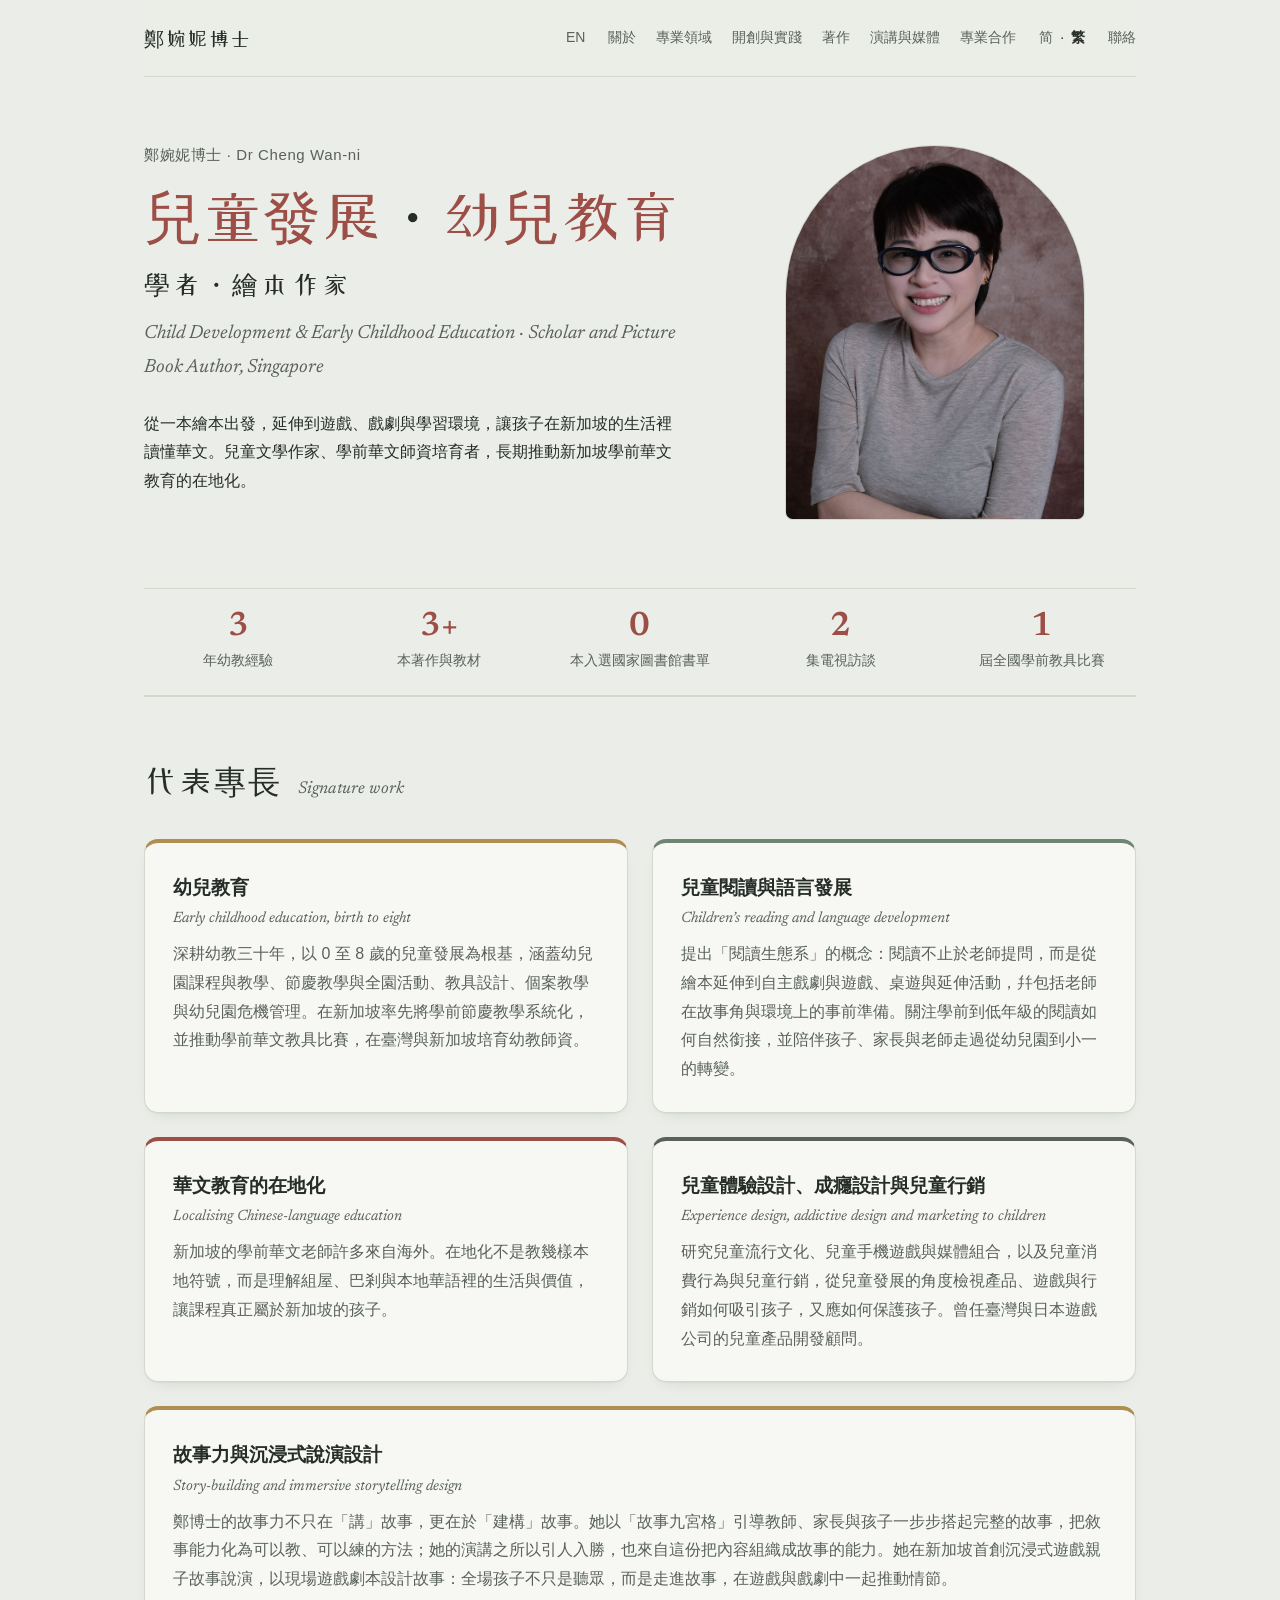
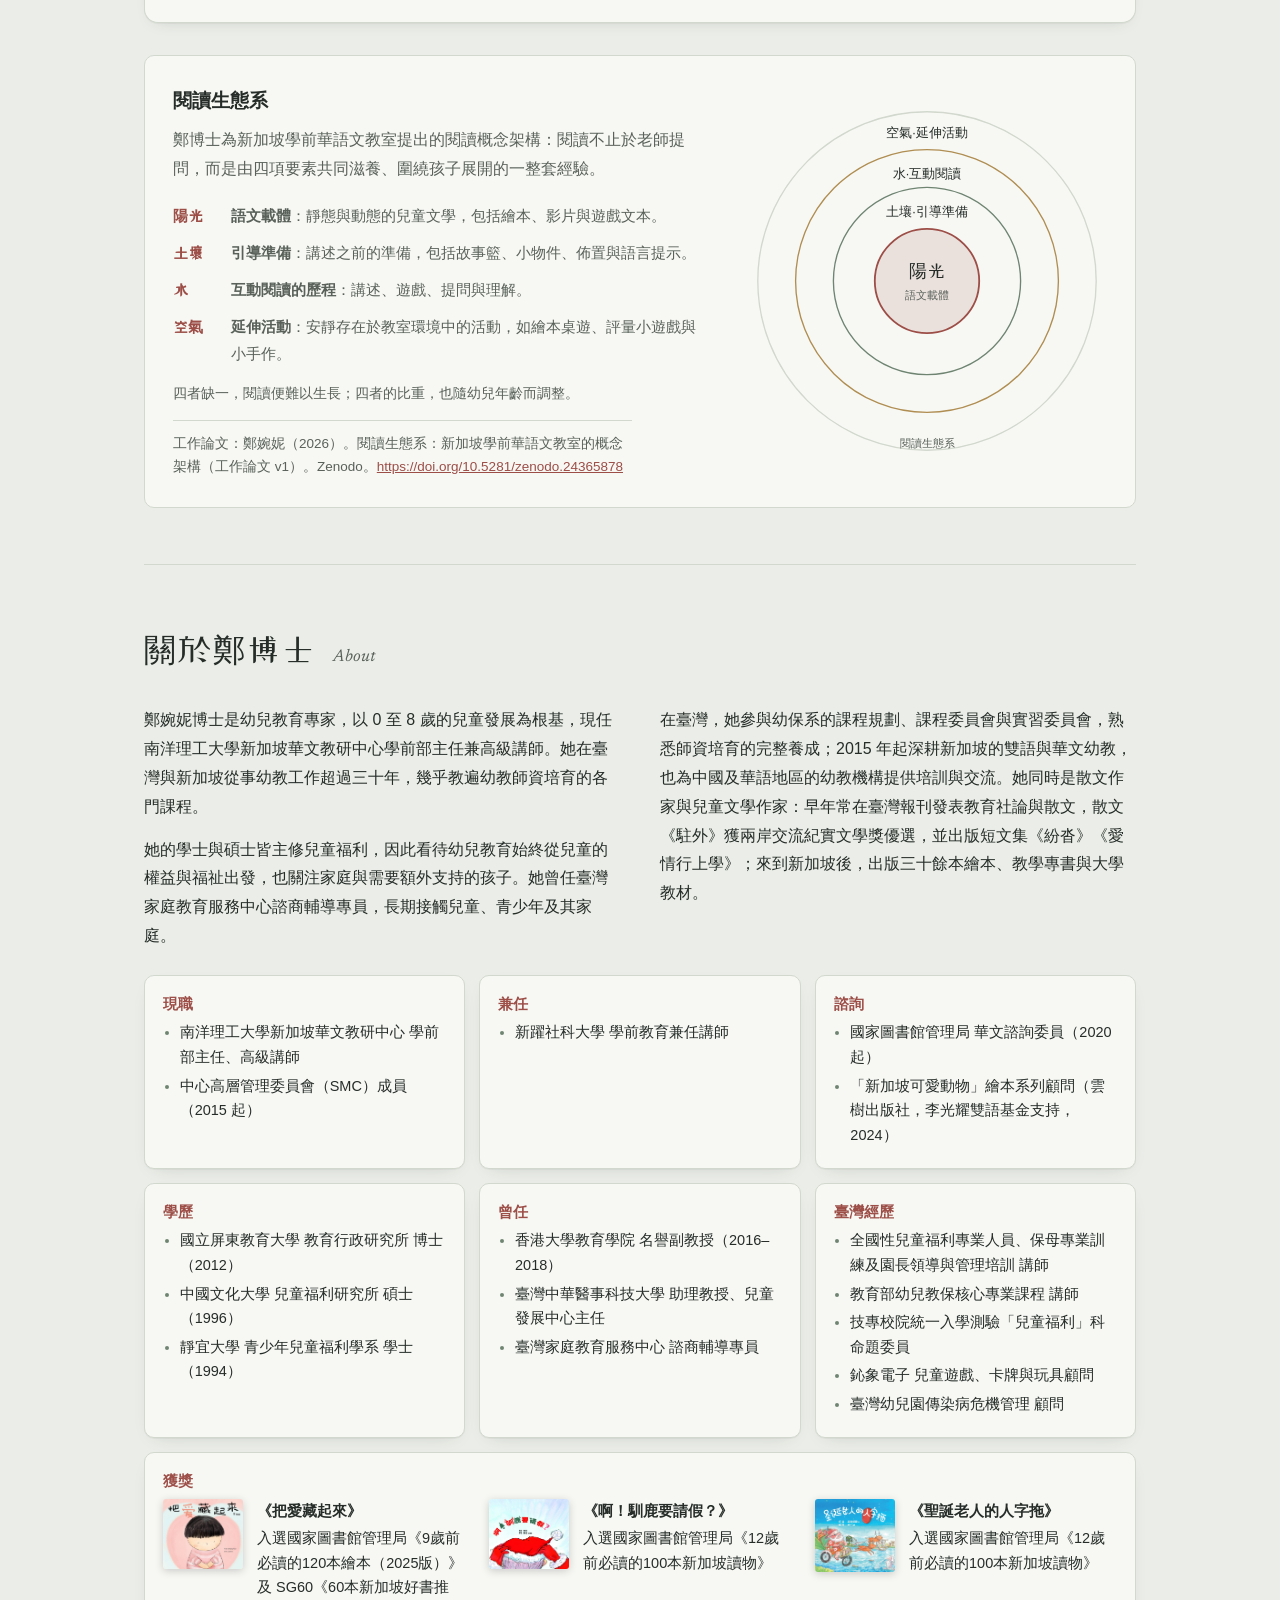
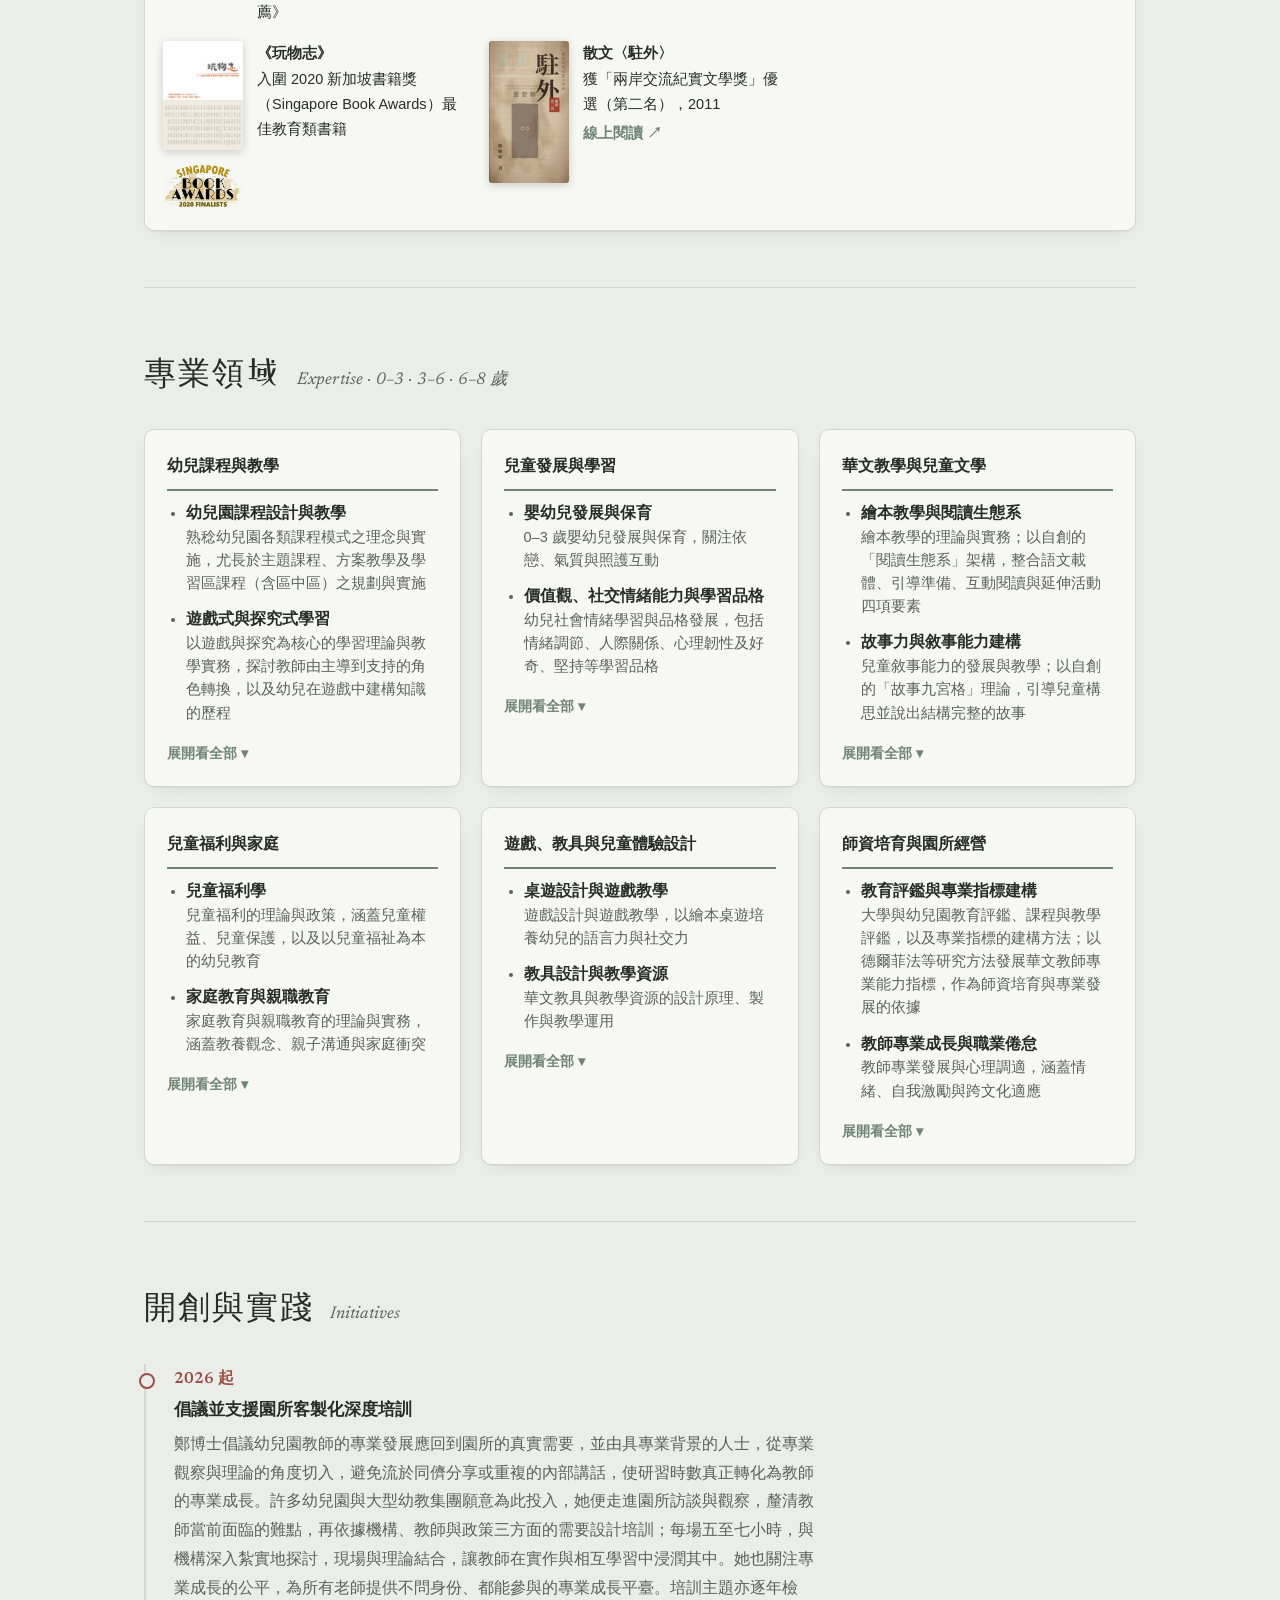
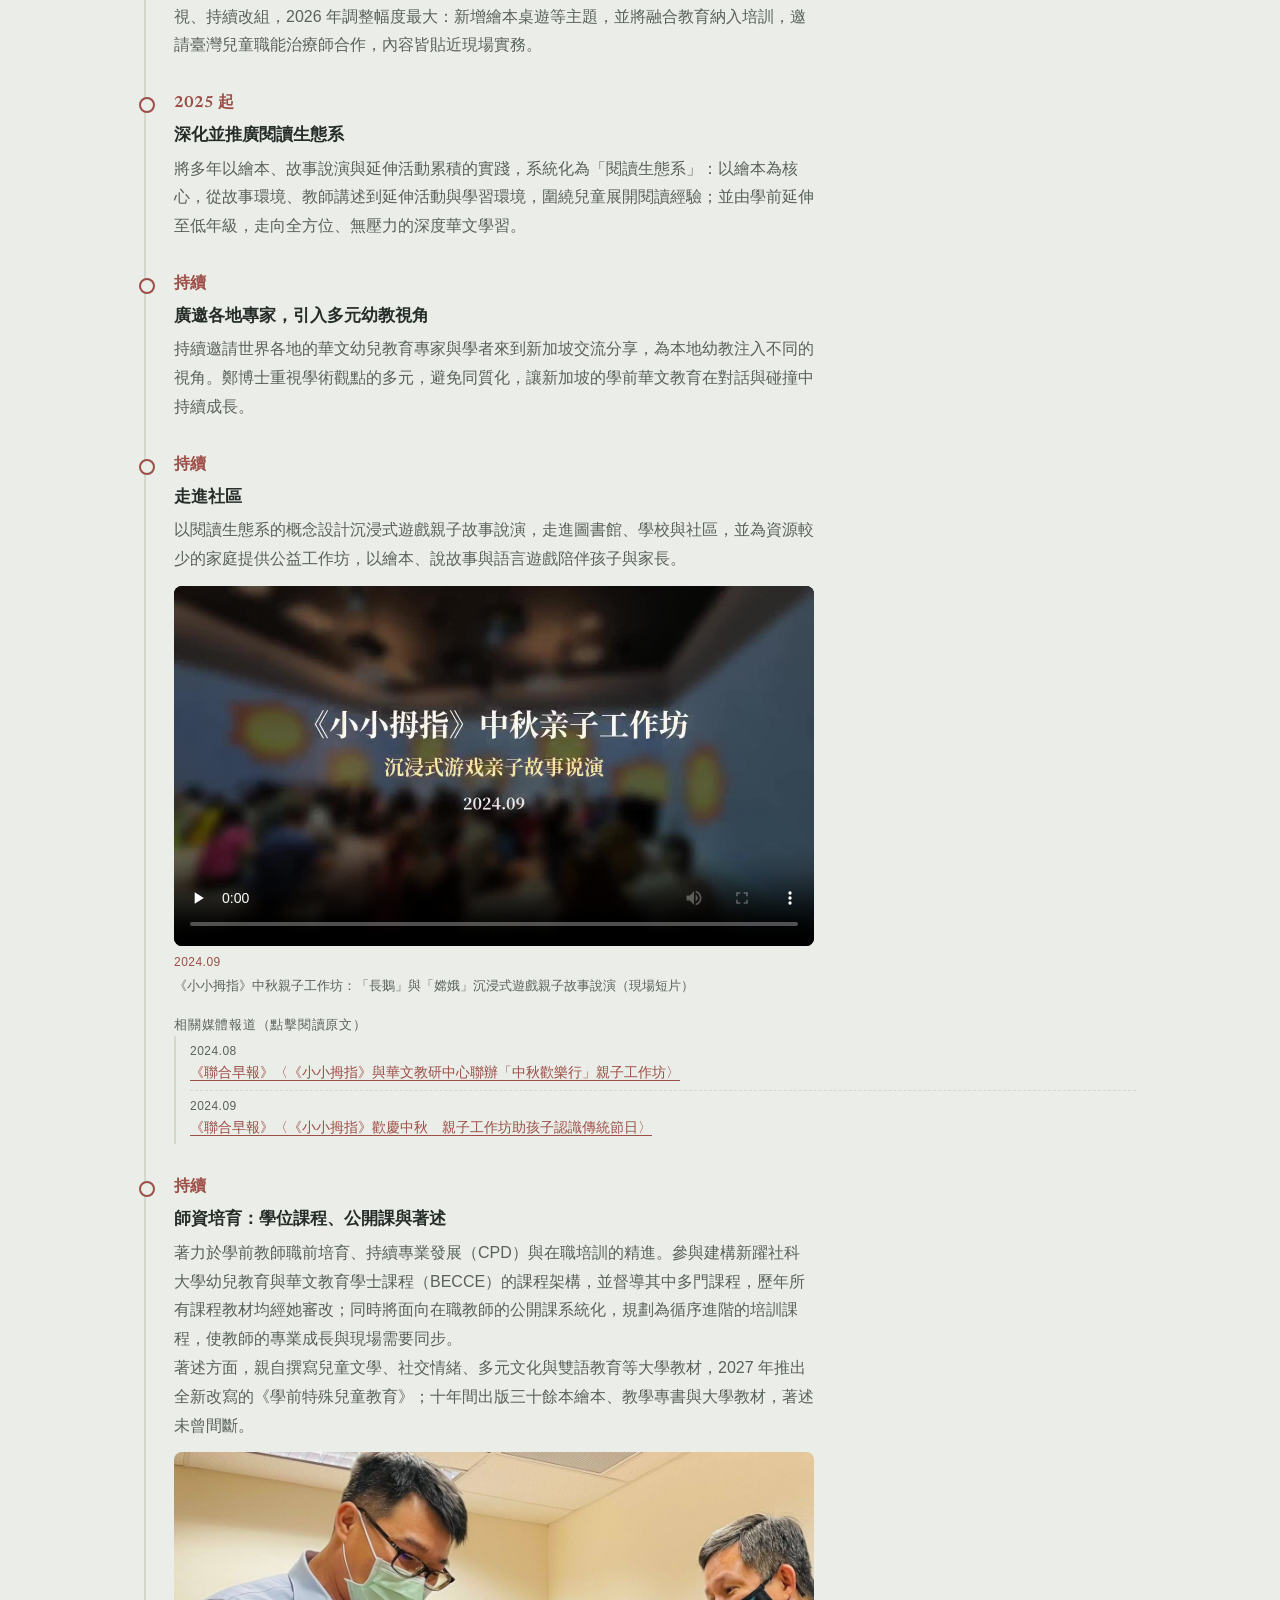
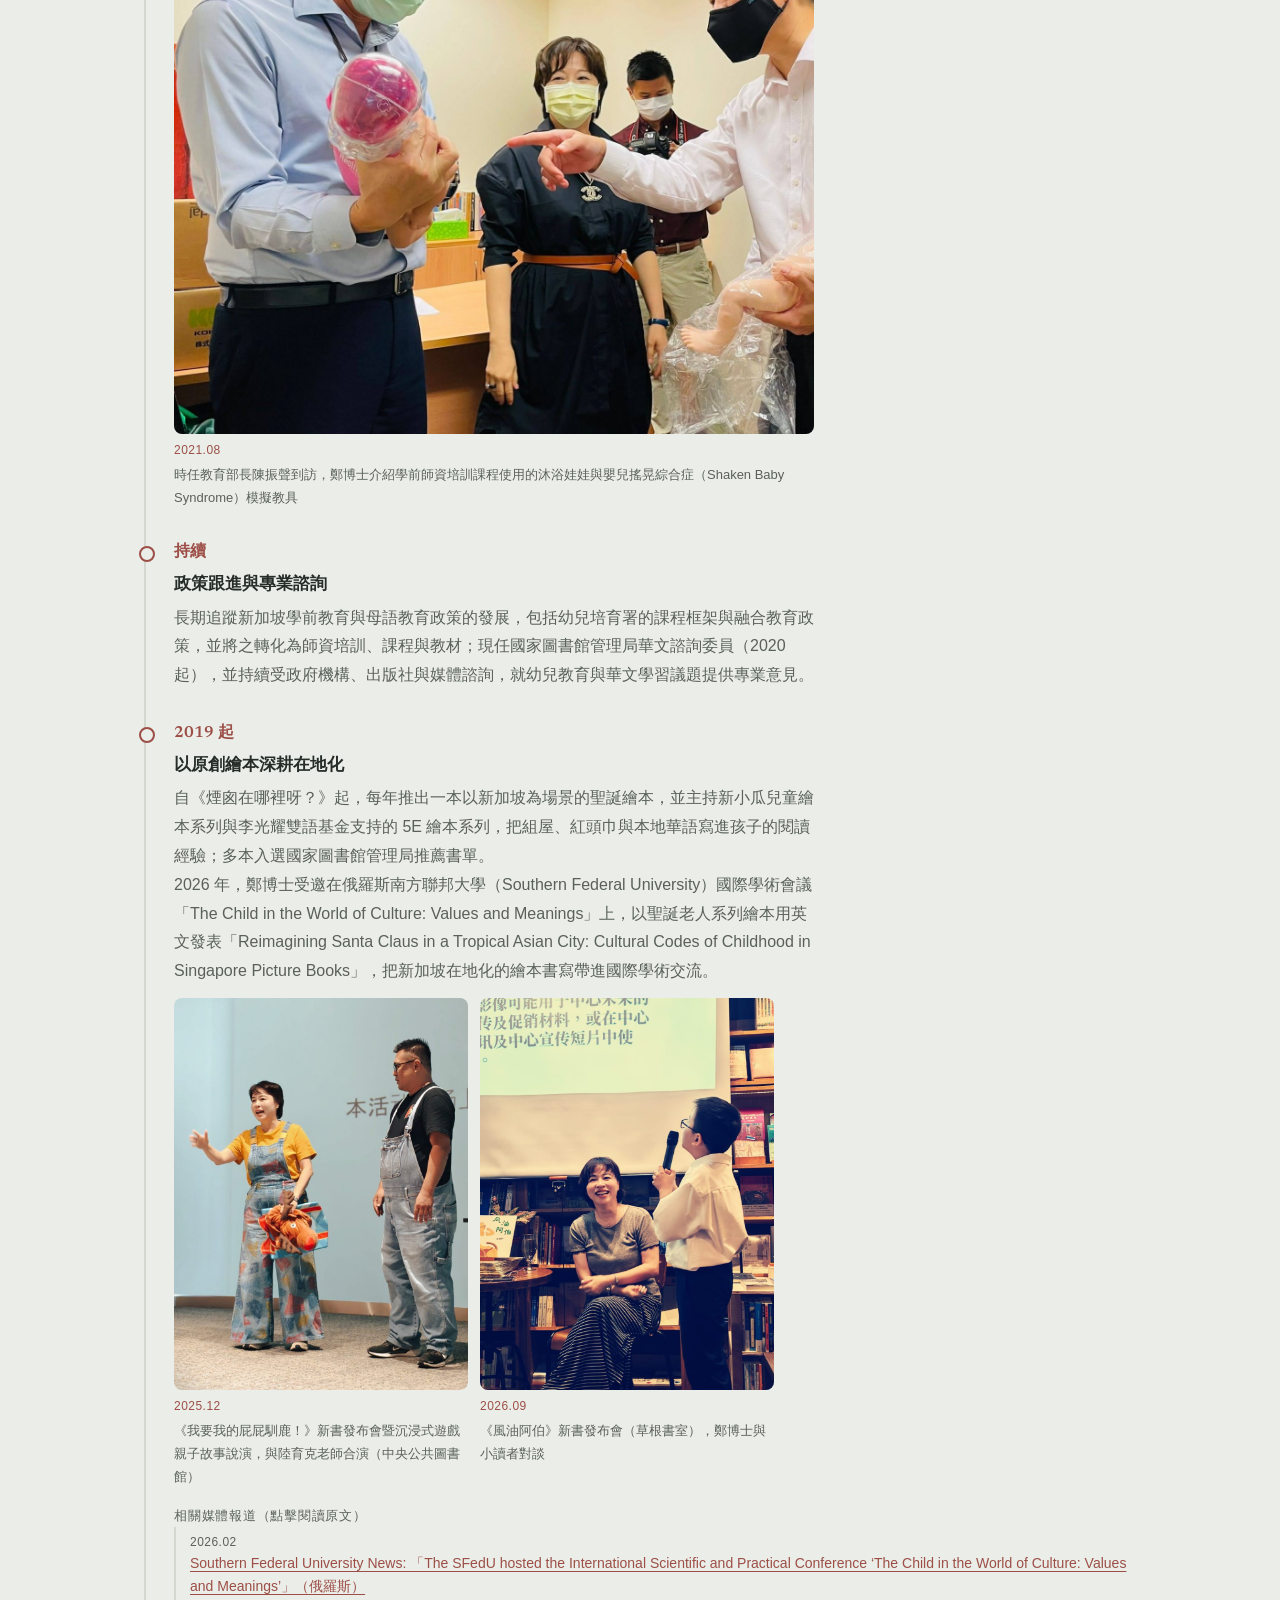
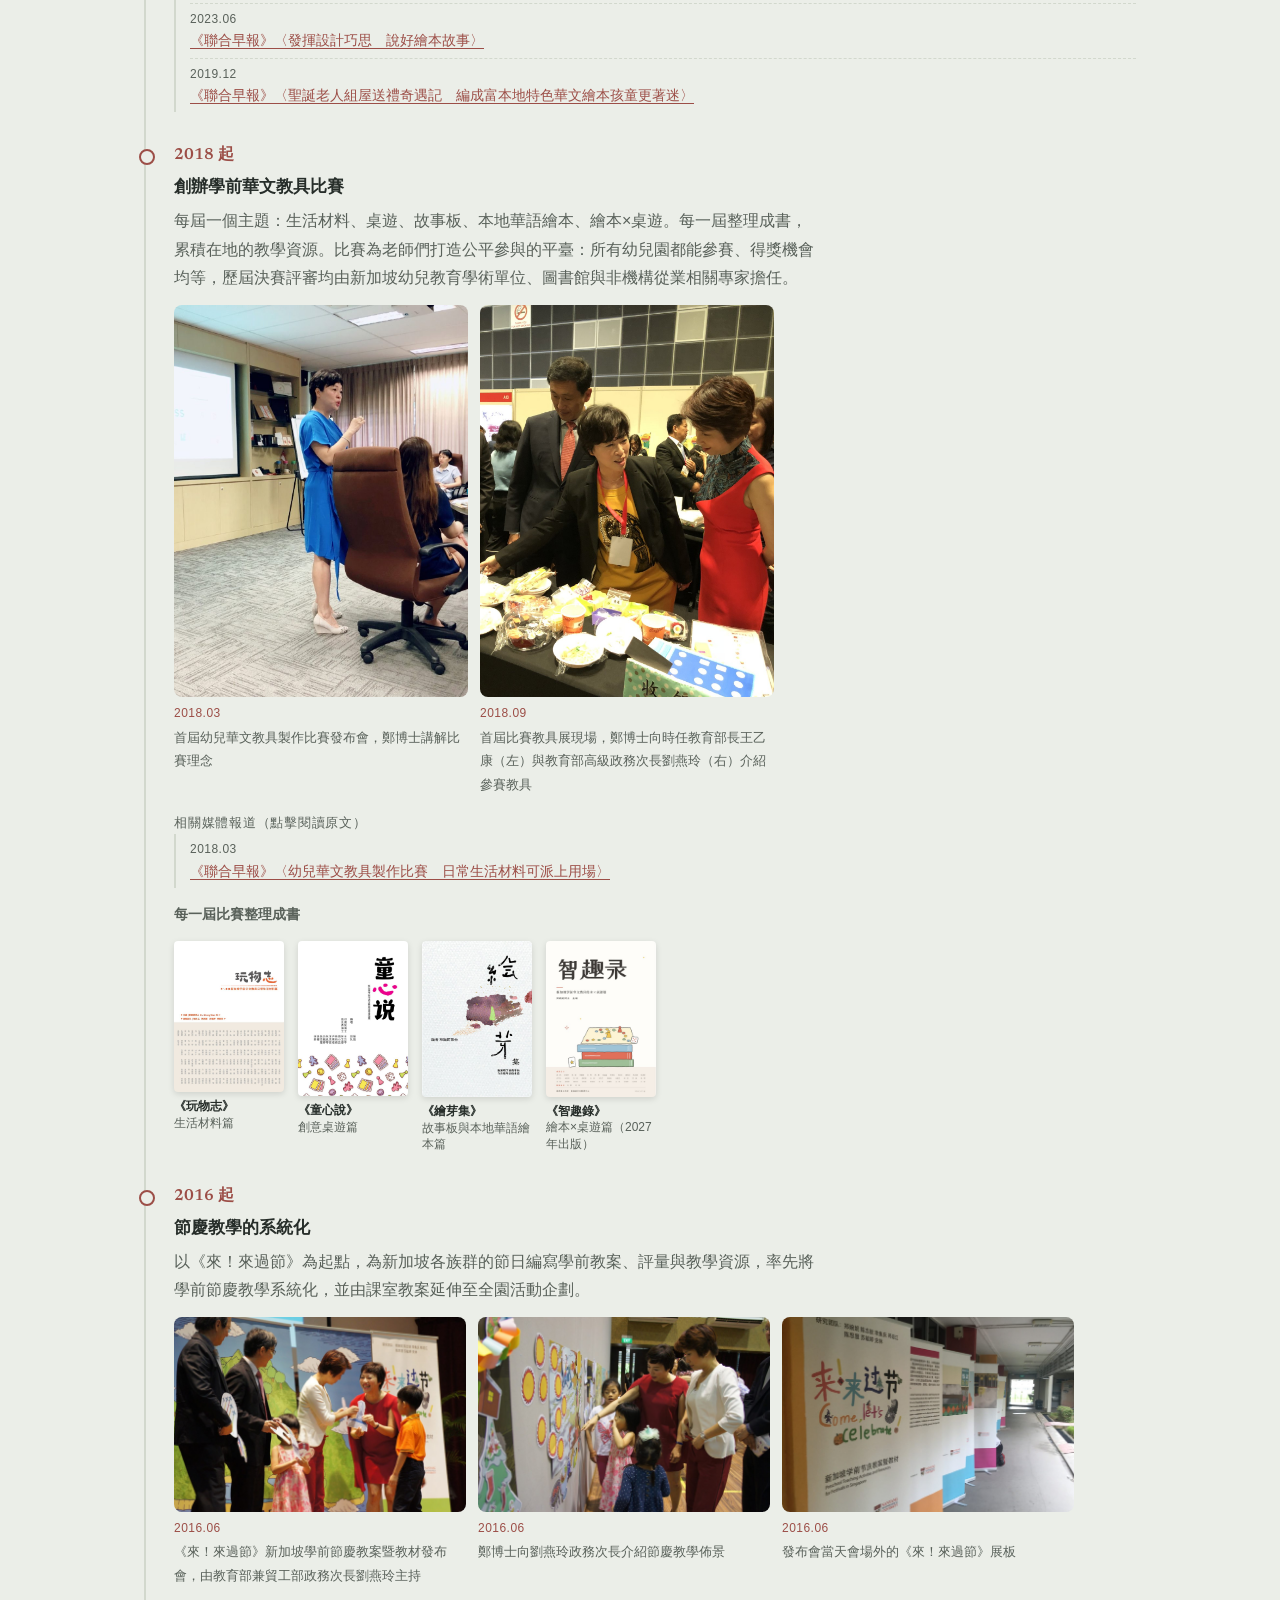
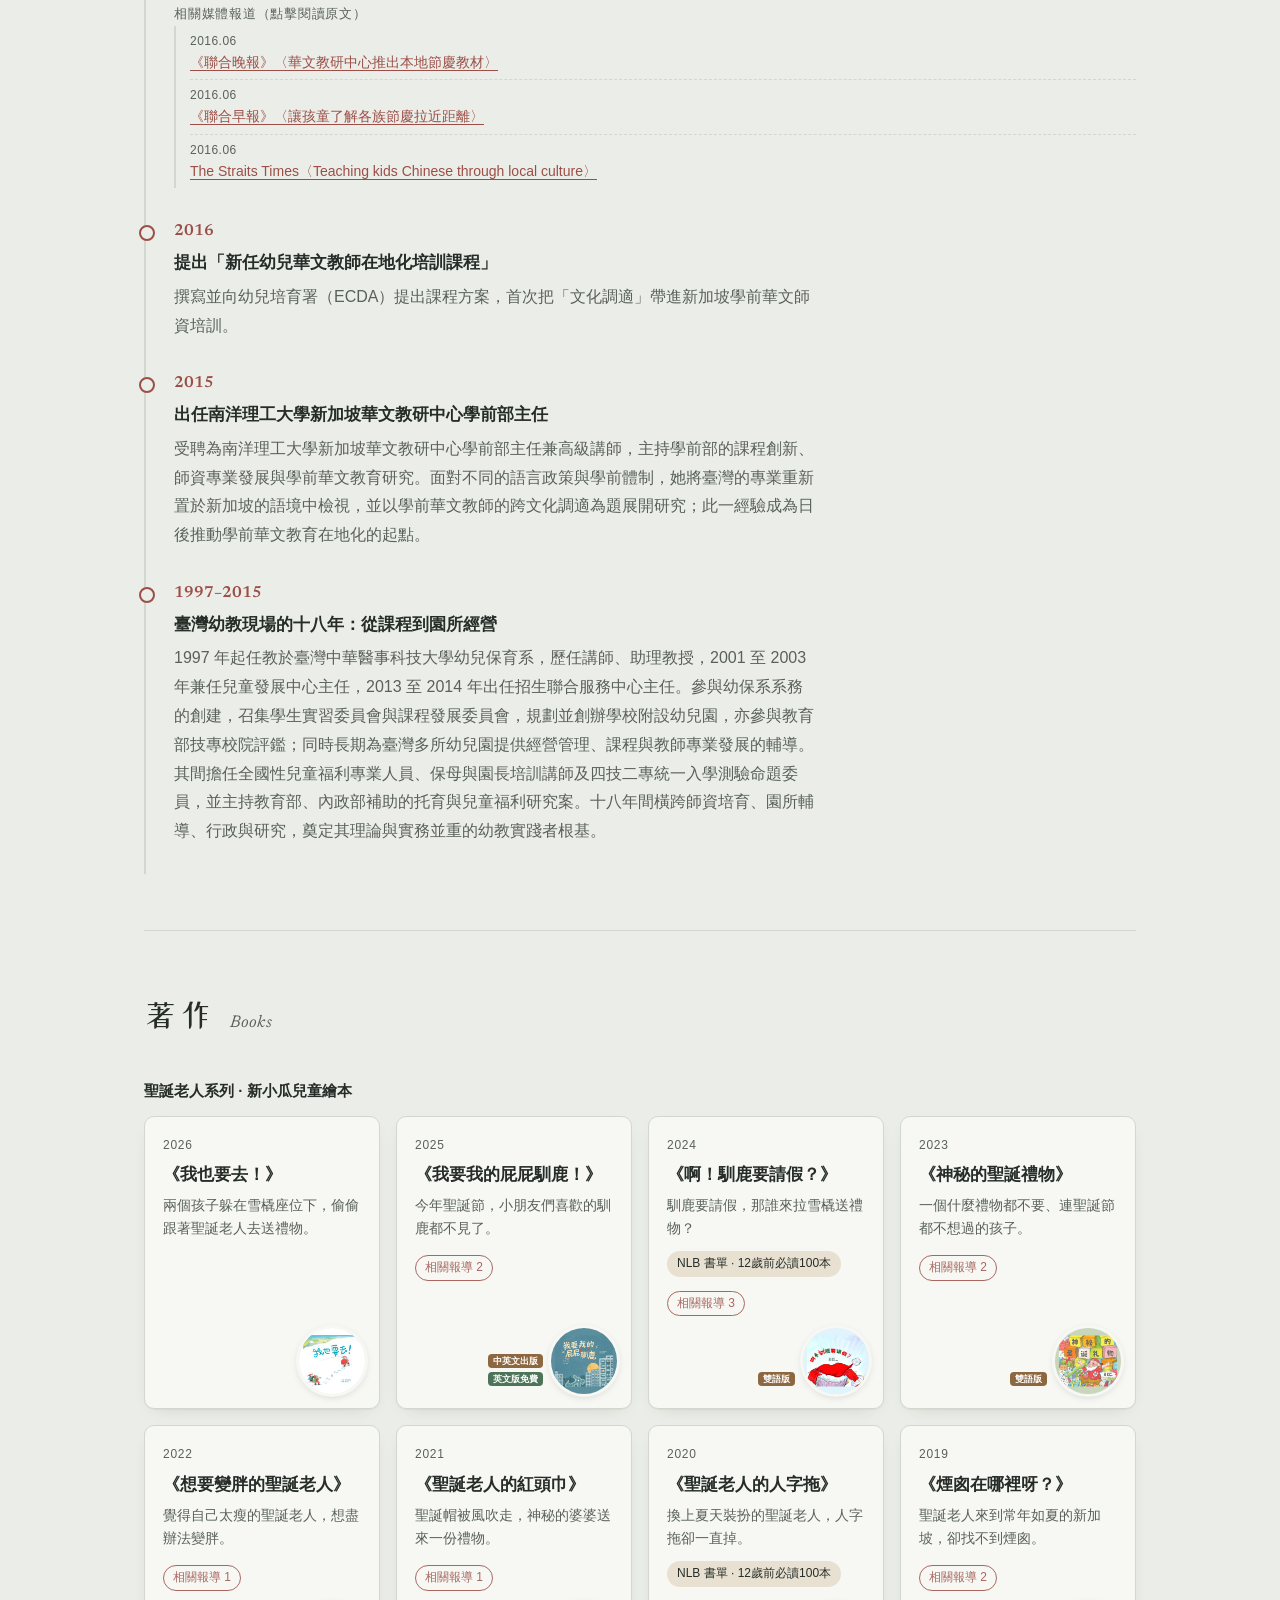
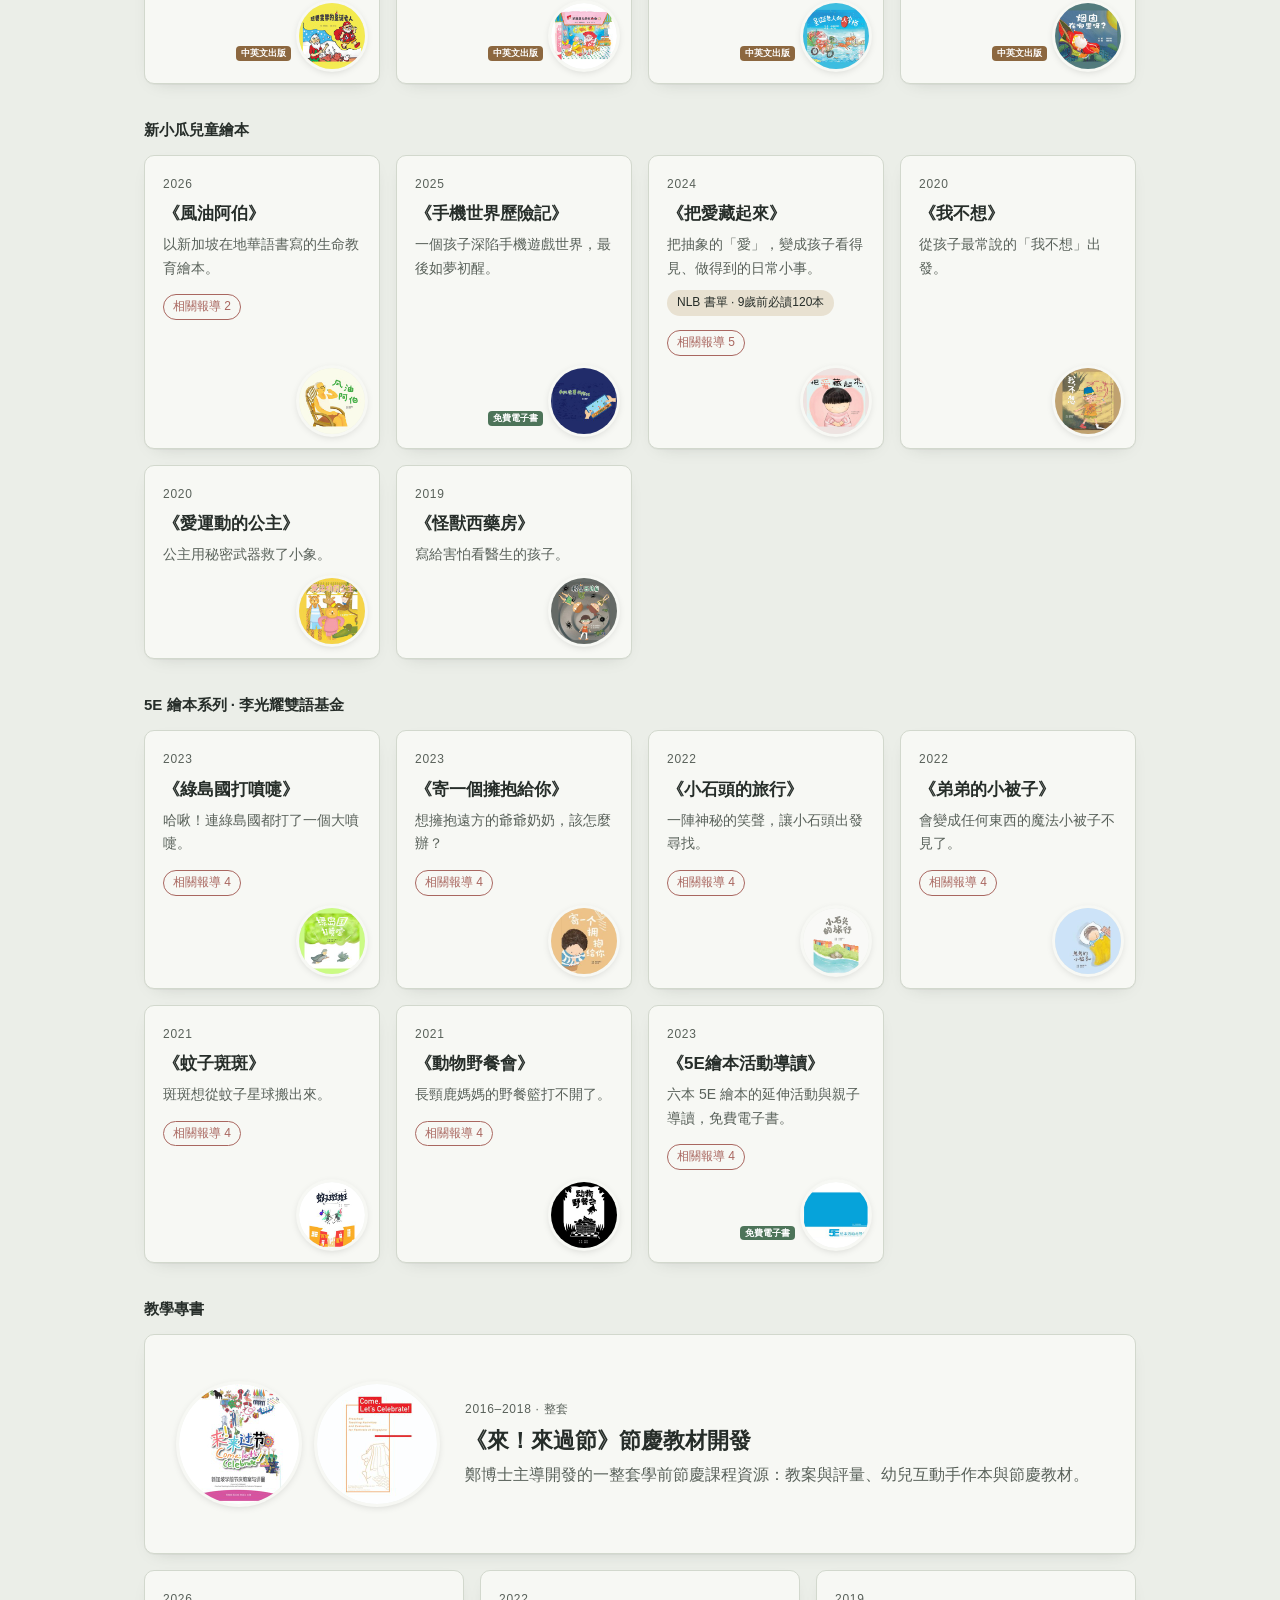
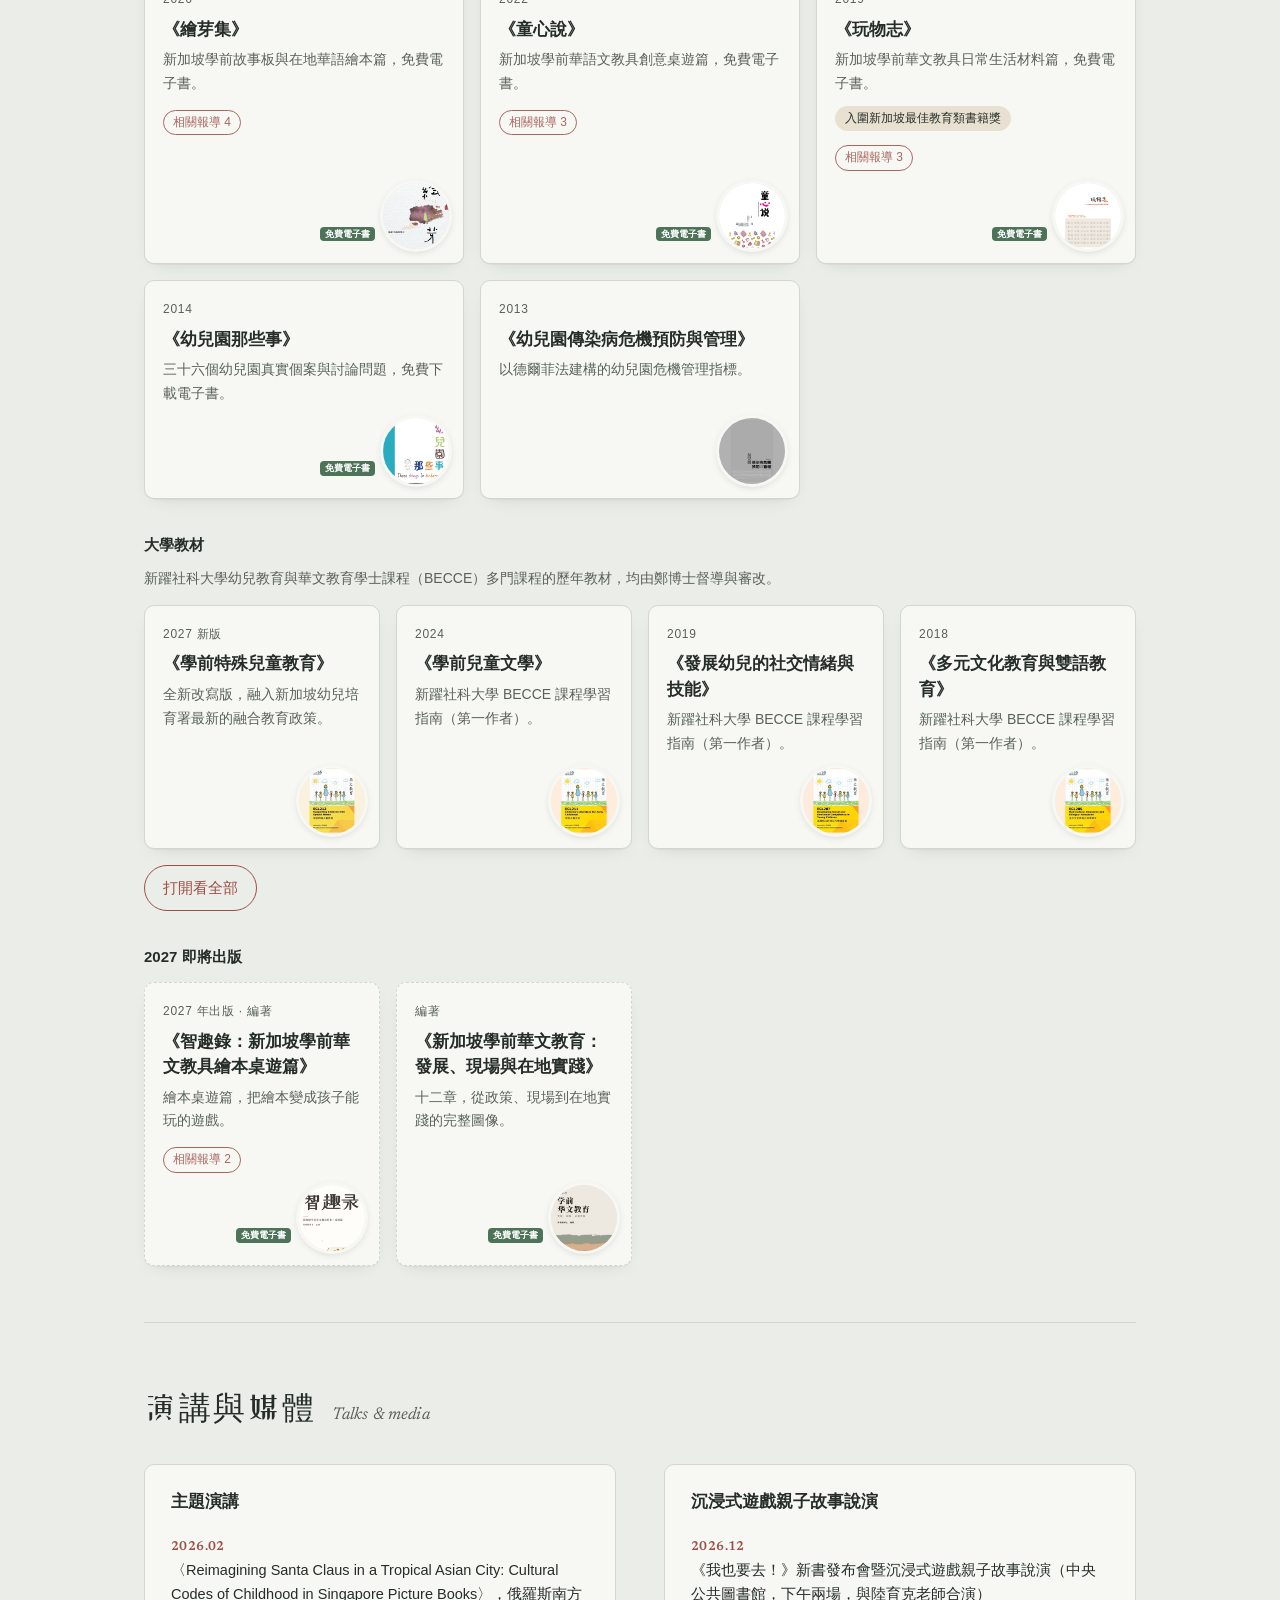
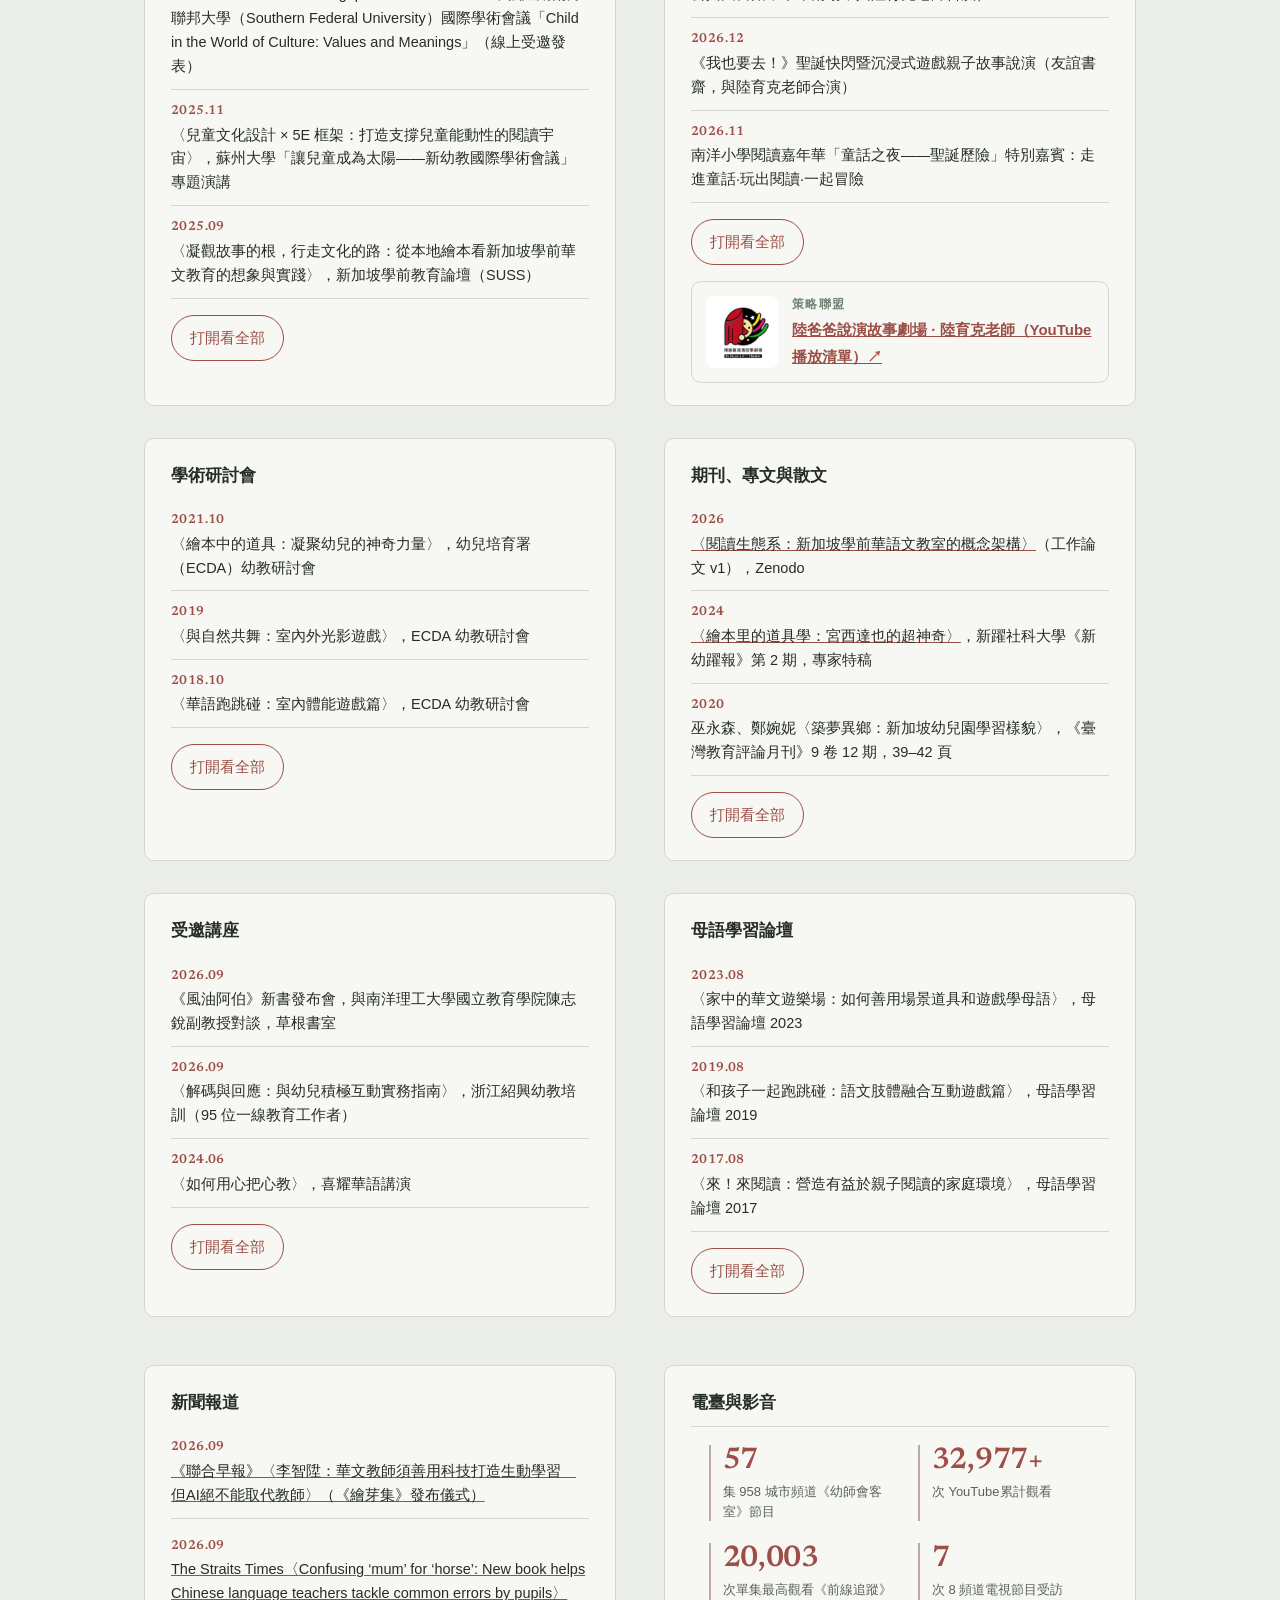
<file: zh-hant.html>
<!DOCTYPE html>
<html lang="zh-Hant">
<head>
<meta charset="utf-8">
<meta name="referrer" content="strict-origin-when-cross-origin">
<meta name="viewport" content="width=device-width, initial-scale=1">
<title>鄭婉妮博士 Dr Cheng Wan-ni｜兒童發展・幼兒教育學者・繪本作家</title>
<meta name="description" content="鄭婉妮博士（郑婉妮，Dr Cheng Wan-ni / Cheng Wanni），南洋理工大學新加坡華文教研中心學前部主任兼高級講師，幼兒教育與兒童文學專家，三十年幼教經驗，出版三十餘本繪本、教學專書與大學教材，提出「閱讀生態系」，首創沉浸式遊戲親子故事說演。">
<link rel="canonical" href="https://drchengwanni.com/zh-hant">
<link rel="alternate" hreflang="zh-Hans" href="https://drchengwanni.com/"><link rel="alternate" hreflang="zh-Hant" href="https://drchengwanni.com/zh-hant"><link rel="alternate" hreflang="en" href="https://drchengwanni.com/en"><link rel="alternate" hreflang="x-default" href="https://drchengwanni.com/">
<meta property="og:type" content="profile"><meta property="og:title" content="鄭婉妮博士 Dr Cheng Wan-ni｜兒童發展・幼兒教育學者・繪本作家"><meta property="og:description" content="鄭婉妮博士（郑婉妮，Dr Cheng Wan-ni / Cheng Wanni），南洋理工大學新加坡華文教研中心學前部主任兼高級講師，幼兒教育與兒童文學專家，三十年幼教經驗，出版三十餘本繪本、教學專書與大學教材，提出「閱讀生態系」，首創沉浸式遊戲親子故事說演。"><meta property="og:url" content="https://drchengwanni.com/zh-hant"><meta property="og:image" content="https://drchengwanni.com/img/portrait.jpg">
<meta property="og:site_name" content="Dr Cheng Wan-ni 鄭婉妮博士"><meta property="og:locale" content="zh_TW"><meta property="og:image:alt" content="鄭婉妮博士 Dr Cheng Wan-ni｜兒童發展・幼兒教育學者・繪本作家"><meta name="twitter:card" content="summary_large_image"><meta name="twitter:title" content="鄭婉妮博士 Dr Cheng Wan-ni｜兒童發展・幼兒教育學者・繪本作家"><meta name="twitter:description" content="鄭婉妮博士（郑婉妮，Dr Cheng Wan-ni / Cheng Wanni），南洋理工大學新加坡華文教研中心學前部主任兼高級講師，幼兒教育與兒童文學專家，三十年幼教經驗，出版三十餘本繪本、教學專書與大學教材，提出「閱讀生態系」，首創沉浸式遊戲親子故事說演。"><meta name="twitter:image" content="https://drchengwanni.com/img/portrait.jpg">
<script type="application/ld+json">{"@context": "https://schema.org", "@graph": [{"@type": "ProfilePage", "@id": "https://drchengwanni.com/zh-hant#profilepage", "url": "https://drchengwanni.com/zh-hant", "name": "鄭婉妮博士 Dr Cheng Wan-ni｜兒童發展・幼兒教育學者・繪本作家", "description": "鄭婉妮博士（郑婉妮，Dr Cheng Wan-ni / Cheng Wanni），南洋理工大學新加坡華文教研中心學前部主任兼高級講師，幼兒教育與兒童文學專家，三十年幼教經驗，出版三十餘本繪本、教學專書與大學教材，提出「閱讀生態系」，首創沉浸式遊戲親子故事說演。", "inLanguage": "zh-Hant", "mainEntity": {"@id": "https://drchengwanni.com/#person"}, "about": {"@id": "https://drchengwanni.com/#person"}, "isPartOf": {"@type": "WebSite", "@id": "https://drchengwanni.com/#website", "url": "https://drchengwanni.com/", "name": "Dr Cheng Wan-ni 鄭婉妮博士"}, "primaryImageOfPage": {"@type": "ImageObject", "url": "https://drchengwanni.com/img/portrait.jpg"}, "dateModified": "2026-11-26T16:26:14+08:00"}, {"@type": "Person", "name": "郑婉妮", "@id": "https://drchengwanni.com/#person", "alternateName": ["鄭婉妮", "鄭婉妮博士", "郑婉妮博士", "Dr Cheng Wan-ni", "Cheng Wan-ni", "Cheng Wanni", "Wanni Cheng", "Dr Cheng Wanni", "Wan-ni Cheng"], "image": "https://drchengwanni.com/img/portrait.jpg", "honorificPrefix": "Dr", "jobTitle": "Dean of Early Childhood Care and Education (ECCE) and Senior Lecturer", "worksFor": {"@type": "Organization", "name": "Singapore Centre for Chinese Language (SCCL) 新加坡华文教研中心", "parentOrganization": {"@type": "CollegeOrUniversity", "name": "Nanyang Technological University (NTU), Singapore 南洋理工大学"}}, "alumniOf": "National Pingtung University of Education", "url": "https://drchengwanni.com/", "knowsAbout": ["early childhood education", "children's literature", "Chinese reading", "picture books", "preschool Chinese language education", "board games for children", "storytelling", "narrative skills", "immersive story design", "沉浸式游戏亲子故事说演", "Dr Cheng's Storytelling and Play for Families"], "sameAs": ["https://orcid.org/0009-0001-5829-668X", "https://sccl.sg/en/about/staff/125-dean/182-dr-cheng-wan-ni", "https://www.sccl.sg/zh/about/staff-cn/126-dean/272-dr-cheng-wan-ni", "https://afcc.com.sg/2019/lightbox-speaker/cheng-wan-ni.html"], "identifier": {"@type": "PropertyValue", "propertyID": "ORCID", "value": "0009-0001-5829-668X"}, "affiliation": [{"@type": "Organization", "name": "Singapore University of Social Sciences (SUSS)", "description": "Adjunct Lecturer 兼任讲师"}], "description": "鄭婉妮博士（郑婉妮，Dr Cheng Wan-ni / Cheng Wanni），南洋理工大學新加坡華文教研中心學前部主任兼高級講師，幼兒教育與兒童文學專家，三十年幼教經驗，出版三十餘本繪本、教學專書與大學教材，提出「閱讀生態系」，首創沉浸式遊戲親子故事說演。"}, {"@type": "Book", "name": "烟囱在哪里呀？", "alternateName": "Where's the Chimney?", "author": {"@id": "https://drchengwanni.com/#person"}}, {"@type": "Book", "name": "圣诞老人的人字拖", "alternateName": "Santa's Flip-Flops", "author": {"@id": "https://drchengwanni.com/#person"}}, {"@type": "Book", "name": "圣诞老人的红头巾", "alternateName": "Santa's Red Headscarf", "author": {"@id": "https://drchengwanni.com/#person"}}, {"@type": "Book", "name": "想要变胖的圣诞老人", "alternateName": "Santa Wants to Get Fat", "author": {"@id": "https://drchengwanni.com/#person"}}, {"@type": "Book", "name": "神秘的圣诞礼物", "alternateName": "The Mysterious Christmas Gift", "author": {"@id": "https://drchengwanni.com/#person"}}, {"@type": "Book", "name": "啊！驯鹿要请假？", "alternateName": "Oh Dear! Santa's Reindeers Need a Break", "author": {"@id": "https://drchengwanni.com/#person"}}, {"@type": "Book", "name": "我要我的屁屁驯鹿！", "alternateName": "I Want My Farty Reindeer!", "author": {"@id": "https://drchengwanni.com/#person"}}, {"@type": "Book", "name": "我也要去！", "alternateName": "I Want to Go Too!", "author": {"@id": "https://drchengwanni.com/#person"}}, {"@type": "Book", "name": "风油阿伯", "alternateName": "Uncle Feng You", "author": {"@id": "https://drchengwanni.com/#person"}}, {"@type": "Book", "name": "把爱藏起来", "alternateName": "What is Love?", "author": {"@id": "https://drchengwanni.com/#person"}}, {"@type": "Book", "name": "手机世界历险记", "alternateName": "Lost in Screen World", "author": {"@id": "https://drchengwanni.com/#person"}}, {"@type": "Book", "name": "我不想", "author": {"@id": "https://drchengwanni.com/#person"}}, {"@type": "Book", "name": "怪兽西药房", "author": {"@id": "https://drchengwanni.com/#person"}}, {"@type": "Book", "name": "爱运动的公主", "alternateName": "The Princess Who Likes to Exercise", "author": {"@id": "https://drchengwanni.com/#person"}}, {"@type": "Book", "name": "绿岛国打喷嚏", "alternateName": "Ah-Choo!", "author": {"@id": "https://drchengwanni.com/#person"}}, {"@type": "Book", "name": "蚊子斑斑", "alternateName": "Mozzie Finds a New Home", "author": {"@id": "https://drchengwanni.com/#person"}}, {"@type": "Book", "name": "动物野餐会", "alternateName": "The Animals' Picnic", "author": {"@id": "https://drchengwanni.com/#person"}}, {"@type": "Book", "name": "小石头的旅行", "author": {"@id": "https://drchengwanni.com/#person"}}, {"@type": "Book", "name": "寄一个拥抱给你", "alternateName": "A Hug for You!", "author": {"@id": "https://drchengwanni.com/#person"}}, {"@type": "Book", "name": "弟弟的小被子", "alternateName": "My Blankie", "author": {"@id": "https://drchengwanni.com/#person"}}, {"@type": "Book", "name": "5E绘本活动导读", "alternateName": "The 5E Teaching Guide: Activities for Teachers and Parents to Facilitate Chinese Language Learning", "author": {"@id": "https://drchengwanni.com/#person"}}, {"@type": "Book", "name": "来！来过节节庆教材开发", "alternateName": "Come, Let's Celebrate! Festival Teaching Resources", "author": {"@id": "https://drchengwanni.com/#person"}}, {"@type": "Book", "name": "来！来过节英文版", "alternateName": "Come, Let's Celebrate! Preschool Teaching Activities and Evaluation for Festivals of Singapore", "author": {"@id": "https://drchengwanni.com/#person"}}, {"@type": "Book", "name": "玩物志", "author": {"@id": "https://drchengwanni.com/#person"}}, {"@type": "Book", "name": "童心说", "author": {"@id": "https://drchengwanni.com/#person"}}, {"@type": "Book", "name": "绘芽集", "author": {"@id": "https://drchengwanni.com/#person"}}, {"@type": "Book", "name": "幼儿园那些事", "alternateName": "Those Things in Kindergarten", "author": {"@id": "https://drchengwanni.com/#person"}}, {"@type": "Book", "name": "幼儿园传染病危机预防与管理", "alternateName": "Crisis Prevention and Management of Infectious Diseases for Child Care Centers", "author": {"@id": "https://drchengwanni.com/#person"}}, {"@type": "Book", "name": "学前儿童文学", "alternateName": "Children's Literature for Early Childhood", "author": {"@id": "https://drchengwanni.com/#person"}}, {"@type": "Book", "name": "发展幼儿的社交情绪与技能", "alternateName": "Developing Social and Emotional Competence in Young Children", "author": {"@id": "https://drchengwanni.com/#person"}}, {"@type": "Book", "name": "多元文化教育与双语教育", "alternateName": "Multicultural Education and Bilingual Education", "author": {"@id": "https://drchengwanni.com/#person"}}, {"@type": "Book", "name": "学前特殊儿童教育", "alternateName": "Supporting Children with Special Needs", "author": {"@id": "https://drchengwanni.com/#person"}}, {"@type": "Book", "name": "幼儿阶段的戏剧与华语文教学", "alternateName": "Early Childhood Creative Drama and Chinese Language Education", "author": {"@id": "https://drchengwanni.com/#person"}}, {"@type": "Book", "name": "学前资讯科技和华文教学的整合", "alternateName": "Integrating ICT in Teaching and Learning Chinese in Early Childhood Education", "author": {"@id": "https://drchengwanni.com/#person"}}, {"@type": "Book", "name": "儿童发展评量", "alternateName": "Assessment and Intervention", "author": {"@id": "https://drchengwanni.com/#person"}}, {"@type": "Book", "name": "学前教育科研方法", "alternateName": "Research Methods for Early Childhood Education", "author": {"@id": "https://drchengwanni.com/#person"}}, {"@type": "Book", "name": "新加坡学前华文教育：发展、现场与在地实践", "author": {"@id": "https://drchengwanni.com/#person"}}, {"@type": "Book", "name": "智趣录：新加坡学前华文教具绘本桌游篇", "author": {"@id": "https://drchengwanni.com/#person"}}, {"@type": "ScholarlyArticle", "name": "阅读生态系：新加坡学前华语文教室的概念架构（工作论文 v1）", "alternateName": "Reading ecosystem: A conceptual framework for Singapore preschool Chinese-language classrooms", "datePublished": "2026", "publisher": {"@type": "Organization", "name": "Zenodo"}, "identifier": "https://doi.org/10.5281/zenodo.24365878", "url": "https://doi.org/10.5281/zenodo.24365878", "author": {"@id": "https://drchengwanni.com/#person"}}]}</script>
<meta name="msvalidate.01" content="65DCB80CF857319ACE1B2F95756CDE15" />
<link rel="stylesheet" href="fonts/fonts.css">
<style>
:root{
  /* 莫蘭迪：灰綠紙底 + 磚粉強調 + 土黃輔色；版面：左文右圖的書頁式首屏，下方單欄閱讀 */
  --paper:#ECEEE8;
  --surface:#F6F7F3;
  --ink:#2E332E;
  --muted:#5F665E;
  --line:#CDD3C8;
  --accent:#A3564F;
  --sage:#7E9180;
  --ochre:#B99A62;
  --display:"ZCOOL XiaoWei","Songti TC","PMingLiU",serif;
  --body:"PingFang SC","PingFang TC","Hiragino Sans GB","Microsoft YaHei","Microsoft JhengHei","Noto Sans SC","Noto Sans CJK SC",sans-serif;
  --latin:"Newsreader",Georgia,serif;
  color-scheme:light;
}
@media (prefers-color-scheme: dark){
  :root:not([data-theme="light"]){
    --paper:#1E221F;--surface:#262B27;--ink:#E7EAE3;--muted:#A9B1A7;--line:#3A413B;
    --accent:#D58C83;--sage:#9DB09F;--ochre:#D2B47A;color-scheme:dark;
  }
}
:root[data-theme="dark"]{
  --paper:#1E221F;--surface:#262B27;--ink:#E7EAE3;--muted:#A9B1A7;--line:#3A413B;
  --accent:#D58C83;--sage:#9DB09F;--ochre:#D2B47A;color-scheme:dark;
}
*{box-sizing:border-box}
html,body{margin:0}
body{background:var(--paper);color:var(--ink);font-family:var(--body);font-size:16px;line-height:1.8}
a{color:var(--accent)}
a:focus-visible,button:focus-visible{outline:2px solid var(--accent);outline-offset:3px}
.wrap{max-width:1040px;margin:0 auto;padding:0 24px}
nav{display:flex;justify-content:space-between;align-items:center;gap:16px;padding:20px 0;border-bottom:1px solid var(--line);flex-wrap:wrap}
nav .mark{font-family:var(--display);font-size:20px;letter-spacing:.08em}
nav ul{list-style:none;display:flex;gap:20px;margin:0;padding:0;flex-wrap:wrap;font-size:14px}
nav a{color:var(--muted);text-decoration:none}
nav a:hover{color:var(--accent)}
nav .lang a{padding:0 3px}nav .lang a[aria-current]{color:var(--ink);font-weight:700}

.hero{display:grid;grid-template-columns:1.15fr .85fr;gap:48px;align-items:center;padding:64px 0 56px}
.hero .who{font-size:15px;color:var(--muted);letter-spacing:.04em}
.hero h1{font-family:var(--display);font-weight:400;font-size:clamp(34px,5.2vw,58px);line-height:1.25;margin:12px 0 8px;text-wrap:balance;letter-spacing:.02em}
.nw{white-space:nowrap}
.hero h1 em{font-style:normal;color:var(--accent)}
.hero .role{font-family:var(--display);font-size:clamp(20px,2.4vw,26px);letter-spacing:.12em;margin:0 0 10px}
.hero .en{font-family:var(--latin);font-style:italic;font-size:19px;color:var(--muted);margin:0 0 24px}
.hero p.lead{max-width:34em;margin:0 0 28px}
.cta{display:flex;gap:12px;flex-wrap:wrap}
.btn{display:inline-block;padding:10px 20px;border-radius:999px;text-decoration:none;font-size:15px;border:1px solid var(--accent)}
.btn.solid{background:var(--accent);color:var(--surface)}
.btn.ghost{color:var(--accent)}
.rings{width:100%;max-width:400px;justify-self:center}
.rings text{font-family:var(--body);fill:var(--ink)}
.rings .cap{fill:var(--muted);font-size:12px}

section{padding:56px 0;border-top:1px solid var(--line)}
.sechead{display:flex;align-items:baseline;gap:16px;flex-wrap:wrap;margin-bottom:28px}
.sechead h2{font-family:var(--display);font-weight:400;font-size:32px;margin:0;letter-spacing:.04em}
.sechead span{font-family:var(--latin);font-style:italic;color:var(--muted);font-size:17px}

.two{display:grid;grid-template-columns:1fr 1fr;gap:24px}
.pillar{background:var(--surface);border:1px solid var(--line);border-radius:10px;padding:28px}
.pillar h3{margin:0 0 8px;font-size:19px}
.pillar h3 small{display:block;font-family:var(--latin);font-weight:400;font-style:italic;color:var(--muted);font-size:15px}
.pillar p{margin:0;color:var(--muted)}
.pillar.reading{border-top:4px solid var(--sage)}
.pillar.dev{border-top:4px solid var(--ochre)}
.pillar.ux{border-top:4px solid var(--muted)}
.pillar.local{border-top:4px solid var(--accent)}.pillar.story{border-top:4px solid var(--ochre)}
.storyblock.svcstory{margin-top:0}
.storyblock{display:grid;grid-template-columns:1fr minmax(220px,300px);gap:40px;align-items:center;margin-top:24px;background:var(--surface);border:1px solid var(--line);border-top:4px solid var(--accent);border-radius:10px;padding:28px}
.services{display:grid;gap:20px}
.svc{background:var(--surface);border:1px solid var(--line);border-radius:10px;padding:24px;display:grid;grid-template-columns:1fr minmax(220px,360px);gap:28px;align-items:center}
.svc h3{margin:0 0 6px;font-size:17px}
.svc p{margin:0;color:var(--muted);font-size:14.5px}
.svc.feat{border-top:4px solid var(--accent);padding:32px;grid-template-columns:1fr minmax(260px,480px)}
.svc.feat h3{font-size:22px}
.svc.feat p{font-size:16px;margin-bottom:8px}
.svclink{text-decoration:none;color:var(--ink)}
.svccase{font-size:14px;background:var(--paper);border-left:3px solid var(--accent);padding:10px 14px;border-radius:6px}
.svccase b{color:var(--accent)}
.svcintro{margin:-6px 0 22px;color:var(--muted);font-size:15.5px}
.svc p.svclead,.storyblock p.svclead{color:var(--ink);font-weight:600;font-size:16px;margin:4px 0 10px}
.svc p.svcfor,.storyblock p.svcfor{font-size:14.5px;margin:6px 0;color:var(--muted)}
.svcfor b{display:inline-block;min-width:4.5em;color:var(--accent);font-weight:600;margin-right:6px}
.course{margin:12px 0 4px;padding:12px 14px;background:var(--paper);border-radius:8px}
.course .ctitle{color:var(--ink);font-weight:600;font-size:15.5px;margin:0 0 4px}
.cbadge{display:inline-block;font-size:12px;font-weight:600;color:#fff;background:var(--accent);border-radius:4px;padding:1px 7px;margin-right:8px;vertical-align:2px}
.cbadge.soon{background:var(--muted)}
.course .invite{margin-top:6px}
.svc.courses{grid-template-columns:1fr}
.course.c1{display:grid;grid-template-columns:minmax(220px,340px) 1fr;gap:18px;align-items:start}
@media(max-width:640px){.course.c1{grid-template-columns:1fr}}
.svcthumb{display:block;text-decoration:none;color:var(--accent);font-weight:600;font-size:14px}
.svcthumb img{width:100%;border-radius:8px;display:block;margin-bottom:6px}
.topics{display:grid;grid-template-columns:max-content 1fr;gap:6px 14px;margin:8px 0 10px;font-size:14.5px}
.topics dt{color:var(--ink);font-weight:600}
.topics dd{margin:0;color:var(--muted)}
@media(max-width:640px){.topics{grid-template-columns:1fr}.topics dd{margin-bottom:6px}}
.tvfeat{display:grid;grid-template-columns:minmax(160px,260px) 1fr;gap:14px;align-items:center;margin:6px 0 14px;text-decoration:none;color:var(--muted);font-size:14px}
.tvfeat img{width:100%;border-radius:8px;display:block}
.tvfeat b{display:block;color:var(--ink);font-size:15px;margin-bottom:4px}
@media(max-width:640px){.tvfeat{grid-template-columns:1fr}}
.svclist{margin:8px 0 8px;padding-left:1.2em;color:var(--muted);font-size:14.5px;line-height:1.7}
.svcphoto{margin:0}.capd{display:block;font-size:12px;letter-spacing:.04em;color:var(--accent);font-variant-numeric:tabular-nums;margin-bottom:1px}.tlmedia{margin:16px 0 0;font-size:14px}.tlmh{margin:0 0 8px;font-size:12.5px;letter-spacing:.06em;color:var(--muted)}.tlmlist{border-left:2px solid var(--line);padding-left:14px}.tlmi{padding:6px 0;line-height:1.6}.tlmi+.tlmi{border-top:1px dashed var(--line)}.tlmi time{display:block;font-size:12px;color:var(--muted);letter-spacing:.04em;font-variant-numeric:tabular-nums}.tlmi a{text-underline-offset:3px}.coursebar{display:flex;align-items:center;justify-content:space-between;gap:20px;margin:28px 0 8px;padding:20px 24px;background:var(--surface);border:1px solid var(--line);border-left:4px solid var(--accent);border-radius:10px}.coursebar h3{margin:0 0 6px;font-size:18px}.coursebar p{margin:0 0 6px;color:var(--muted)}.coursebar p b{color:var(--ink)}.cbbtns{display:flex;flex-direction:column;gap:10px;flex:none}.coursebtn{text-align:center}.cbmail{margin:0;text-align:center;font-size:14px;color:var(--muted)}.cbmail a{font-weight:600}.coursebtn.alt{background:transparent;color:var(--accent);border:1.5px solid var(--accent)}.coursebtn{flex:none;padding:10px 18px;border-radius:999px;background:var(--accent);color:#fff;text-decoration:none;font-weight:600;white-space:nowrap}.coursebtn:hover{opacity:.9}@media(max-width:640px){.coursebar{flex-direction:column;align-items:stretch}.cbbtns{flex-direction:row}.cbbtns a{flex:1}}.heroaff{margin:10px 0 6px;font-size:15px;font-weight:600;color:var(--sage);letter-spacing:.02em}.allyblock{display:flex;align-items:center;gap:14px;margin:16px 0 0;padding:12px 14px;background:var(--surface);border:1px solid var(--line);border-radius:10px;max-width:460px}.allyblock img{width:72px;height:72px;object-fit:contain;flex:none;background:#fff;border-radius:8px}.allyblock p{margin:0}.allylabel{font-size:12px;letter-spacing:.12em;color:var(--sage);font-weight:700}.allyname{font-size:15px;font-weight:600}.allynote{font-size:13px;color:var(--muted)}.ytlite{position:relative;cursor:pointer}.ytlite img{width:100%;object-fit:cover;border-radius:8px;display:block}.ytplay{position:absolute;left:50%;top:50%;width:68px;height:48px;margin:-24px 0 0 -34px;background:rgba(200,0,0,.88);border-radius:12px}.ytplay::after{content:"";position:absolute;left:27px;top:14px;border-style:solid;border-width:10px 0 10px 17px;border-color:transparent transparent transparent #fff}.ytlite:hover .ytplay{background:#e00}
.svcphoto img{width:100%;aspect-ratio:1/1;object-fit:cover;border-radius:8px;display:block}
.svcphoto figcaption{font-size:13px;color:var(--muted);margin-top:8px}
.svclinks{margin-top:14px!important}
.svclinks .invite{margin-right:18px}
.svclink:hover{border-color:var(--accent)}
.svcmore{justify-self:end;color:var(--accent);font-size:15px;white-space:nowrap}
.social{display:flex;gap:28px;flex-wrap:wrap;margin-top:18px}.qr{margin:0;text-align:center;font-size:14px;color:var(--muted)}.qr img{width:150px;height:150px;display:block;margin:0 auto 8px;border:1px solid var(--line);border-radius:8px;background:#fff;padding:6px}.qr small{font-size:12px}
.toast{position:fixed;left:50%;bottom:24px;transform:translateX(-50%) translateY(20px);background:var(--ink);color:var(--paper);padding:10px 16px;border-radius:8px;font-size:14px;opacity:0;pointer-events:none;transition:.25s;z-index:99;max-width:90vw;text-align:center}.toast.on{opacity:1;transform:translateX(-50%)}
.svcvideo{width:100%;aspect-ratio:1/1;border-radius:8px;background:#000;display:block;object-fit:cover}
.svcvid{aspect-ratio:16/9;border-radius:8px;background:color-mix(in srgb,var(--accent) 8%,var(--paper));border:1px dashed var(--line);display:flex;align-items:center;justify-content:center;color:var(--muted);font-size:14px}
@media (max-width:760px){.svc,.svc.feat{grid-template-columns:1fr}}
.storyblock h3{margin:0 0 4px;font-size:19px}
.storyblock .sub{margin:0 0 12px;font-family:var(--latin);font-style:italic;color:var(--muted)}
.storyblock p{color:var(--muted);margin:0 0 10px}
.storypress{display:flex;gap:12px;align-items:center;margin:6px 0 12px;padding:10px;border:1px solid var(--line);border-radius:8px;color:var(--ink);text-decoration:none;font-size:14px;line-height:1.5}
.storypress img{width:96px;height:auto;border-radius:4px;flex:none}
.storypress b{display:block;color:var(--accent);font-size:13px}
.storyblock .ally{font-size:14px;color:var(--ink)}
#media .ally{font-size:14px;margin:12px 0 0;color:var(--ink)}
.storyvid{width:100%;max-width:300px;justify-self:center;aspect-ratio:9/16;object-fit:cover;border-radius:8px;background:color-mix(in srgb,var(--accent) 10%,var(--paper));border:1px dashed var(--line);display:flex;align-items:center;justify-content:center;color:var(--muted);font-size:14px}
@media (max-width:760px){.storyblock{grid-template-columns:1fr}}

.shelf{display:grid;grid-template-columns:repeat(auto-fill,minmax(220px,1fr));gap:16px}
.book{background:var(--surface);border:1px solid var(--line);border-radius:10px;padding:18px 18px 16px;display:flex;flex-direction:column;gap:6px}
.book{position:relative}.book.hascov{padding-bottom:92px}.book.hascov .more{position:absolute;right:90px;bottom:20px;margin:0;padding:0}
.bcov{position:absolute;right:14px;bottom:14px;width:66px;height:66px;border-radius:50%;overflow:hidden;background:var(--paper);box-shadow:0 0 0 3px var(--surface),0 2px 8px rgba(0,0,0,.18);transition:transform .2s}
.bcov img{width:100%;height:100%;object-fit:cover;object-position:center 30%;display:block}
.book:hover .bcov{transform:scale(1.08)}
.book .kind{font-size:12px;color:var(--muted);letter-spacing:.06em}
.book h4{margin:0;font-size:17px;line-height:1.5}
.book p{margin:0;font-size:14px;color:var(--muted);line-height:1.7}
.freebadge,.edbadge{display:inline-block;font-size:11.5px;font-weight:700;letter-spacing:.04em;color:#fff;background:#2F5D3E;border-radius:999px;padding:2px 10px;vertical-align:1px;margin-right:4px}
.edbadge{background:#7A4E1F}
.book .freebadge,.book .edbadge{position:absolute;right:88px;bottom:22px;margin:0;font-size:9px;font-weight:600;padding:0 5px;letter-spacing:0;line-height:1.6;border-radius:4px;opacity:.85}
.book.hased.hasfree .edbadge{bottom:40px}

.altpanel{margin-top:22px;padding:18px 20px;border:1px solid var(--line);border-left:4px solid #7A4E1F;border-radius:10px;background:var(--surface);max-width:40em}
.altpanel .altlab{font-size:12.5px;font-weight:700;color:#7A4E1F;letter-spacing:.06em;margin:0 0 4px}
.altpanel h4{margin:0 0 8px;font-size:17px}
.altpanel p{margin:0 0 10px;color:var(--muted)}
@media (prefers-color-scheme: dark){:root:not([data-theme="light"]) .edbadge{background:#B98A4F;color:#1E221F}:root:not([data-theme="light"]) .freebadge{background:#7FB08E;color:#1E221F}:root:not([data-theme="light"]) .altpanel .altlab{color:#D2B47A}}
.tag{align-self:flex-start;font-size:12px;padding:2px 10px;border-radius:999px;background:color-mix(in srgb,var(--ochre) 22%,transparent);color:var(--ink);margin-top:4px}
.playlist{margin:0 0 28px}
.shelf-title{font-size:15px;font-weight:700;margin:32px 0 12px;color:var(--ink)}
.shelf-title:first-of-type{margin-top:0}
.shelf-note{margin:-4px 0 14px;font-size:14px;color:var(--muted)}
.soon .book{border-style:dashed}

.timeline{list-style:none;margin:0;padding:0;border-left:2px solid var(--line)}
.timeline li{position:relative;padding:0 0 28px 28px}
.timeline li::before{content:"";position:absolute;left:-7px;top:9px;width:12px;height:12px;border-radius:50%;background:var(--paper);border:2px solid var(--accent)}
.timeline .yr{font-family:var(--latin);font-weight:600;color:var(--accent);font-variant-numeric:tabular-nums}
.timeline h4{margin:2px 0 4px;font-size:17px}
.timeline p{margin:0;color:var(--muted);max-width:40em}
.tlphoto{margin:12px 0 0;max-width:520px}
.tlphoto img{width:100%;border-radius:8px;display:block}
.tlphoto figcaption{font-size:13px;color:var(--muted);margin-top:6px}
.tlscans{display:grid;grid-template-columns:1fr 1fr;gap:14px;margin:14px 0 0;max-width:760px}
.tlscans figure{margin:0}
.tlscans img{width:100%;display:block;border:1px solid #ddd;border-radius:4px;box-shadow:0 2px 8px rgba(0,0,0,.08);background:#fff}
.tlscans figcaption{font-size:13px;color:var(--muted);margin-top:6px}
.tlscans .lead{grid-column:1/-1;font-size:14px;font-weight:600;margin:0}
.tlscans.covers{grid-template-columns:repeat(4,110px);max-width:none}.tlscans.covers img{border:none;box-shadow:0 2px 6px rgba(0,0,0,.12)}.tlscans.covers figcaption{font-size:12px;line-height:1.4}.tlscans.covers .ct{display:block;white-space:nowrap;font-weight:600;color:var(--ink)}.tlscans.covers figcaption span{display:block}
.tlphotos{display:grid;grid-template-columns:1fr 1fr;gap:12px;max-width:600px;margin:12px 0 0}.tlphotos figure{margin:0}.tlphotos img{width:100%;aspect-ratio:3/4;object-fit:cover;border-radius:8px;display:block}.tlphotos.land{max-width:760px}.tlphotos.three{grid-template-columns:repeat(3,1fr);max-width:900px}@media(max-width:560px){.tlphotos.three{grid-template-columns:1fr 1fr}.tlphotos.three figure:last-child{grid-column:1/-1}}.tlphotos.land img{aspect-ratio:3/2}.tlphotos figcaption{font-size:13px;color:var(--muted);margin-top:6px}
.tlscans.thumbs{grid-template-columns:repeat(auto-fill,150px);max-width:none}.tlscans.pair{max-width:700px}.tlscans.pair img{height:380px;object-fit:cover;object-position:left top}.tlscans.thumbs img{height:200px;object-fit:cover;object-position:left top}.tlscans.thumbs figcaption{font-size:12px}
@media(max-width:640px){.tlscans{grid-template-columns:1fr}.tlscans.thumbs{grid-template-columns:repeat(auto-fill,130px)}.tlscans.covers{grid-template-columns:repeat(4,1fr)}}

.list3{display:grid;grid-template-columns:repeat(3,1fr);gap:24px}
.list3 h3{font-size:17px;margin:0 0 8px}
.list3 ul{margin:0;padding-left:1.1em;color:var(--muted)}
.list3 li{margin-bottom:6px}

.en-sum{background:var(--surface);border:1px solid var(--line);border-radius:10px;padding:28px;font-family:var(--latin);font-size:18px;line-height:1.7;max-width:46em}
.en-sum p{margin:0 0 12px}
.contact p{margin:0 0 8px}
footer{padding:32px 0 48px;color:var(--muted);font-size:13px;border-top:1px solid var(--line)}


a.book{text-decoration:none;color:inherit;transition:border-color .15s, transform .15s}
a.book:hover{border-color:var(--accent);transform:translateY(-2px)}
.book .more{margin-top:auto;padding-top:6px;font-size:13px;color:var(--accent)}
.detail{padding:40px 0 64px}
.back{display:inline-block;margin-bottom:28px;font-size:14px;text-decoration:none}
.dgrid{display:grid;grid-template-columns:minmax(220px,360px) 1fr;gap:40px;align-items:start}
.dcover img{width:100%;border-radius:8px;border:1px solid var(--line);display:block}
.ph{aspect-ratio:3/4;border-radius:8px;display:flex;align-items:center;justify-content:center;text-align:center;padding:24px;font-family:var(--display);font-size:28px;line-height:1.4;color:var(--ink);border:1px solid var(--line)}
.ph.t0{background:color-mix(in srgb,var(--sage) 28%,var(--surface))}
.ph.t1{background:color-mix(in srgb,var(--accent) 22%,var(--surface))}
.ph.t2{background:color-mix(in srgb,var(--ochre) 30%,var(--surface))}
.detail h2{font-family:var(--display);font-weight:400;font-size:clamp(30px,4vw,44px);margin:4px 0 0;line-height:1.3;text-wrap:balance}
.detail .en{font-family:var(--latin);font-style:italic;color:var(--muted);font-size:19px;margin:4px 0 20px}
.facts{display:grid;grid-template-columns:auto 1fr;gap:4px 16px;margin:0 0 20px;font-size:15px}
.facts dt{color:var(--muted)}
.facts dd{margin:0}
.intro p{margin:0 0 12px;max-width:36em}
.videos{display:flex;gap:12px;flex-wrap:wrap;margin-top:20px}
.vbtn{display:inline-flex;align-items:center;gap:8px;padding:10px 18px;border-radius:999px;border:1px solid var(--accent);text-decoration:none;font-size:15px}
.vbtn.off{border-color:var(--line);color:var(--muted);cursor:default}
.gallery{display:grid;grid-template-columns:repeat(auto-fill,minmax(220px,1fr));gap:16px;margin-top:40px}
.gallery img{width:100%;border-radius:8px;border:1px solid var(--line);background:var(--surface);display:block}
.detail h3{font-size:17px;margin:44px 0 0}
@media (max-width:820px){.dgrid{grid-template-columns:1fr}.dcover{max-width:320px}}

.hero .who{display:flex;align-items:center;gap:12px}
.avatar{width:56px;height:56px;border-radius:50%;object-fit:cover;object-position:50% 30%;border:2px solid var(--surface);box-shadow:0 0 0 1px var(--line)}
.arch{float:right;width:150px;aspect-ratio:4/5;margin:0 0 12px 20px;overflow:hidden;border-radius:80px 80px 6px 6px;border:1px solid var(--line)}
.arch img{width:100%;height:100%;object-fit:cover;object-position:50% 25%;display:block}
.hphoto{justify-self:center;width:100%;max-width:300px;aspect-ratio:4/5;margin:0;overflow:hidden;border-radius:160px 160px 8px 8px;border:1px solid var(--line)}
.hphoto img{width:100%;height:100%;object-fit:cover;object-position:50% 22%;display:block}
.ecoblock{display:grid;grid-template-columns:1fr minmax(240px,360px);gap:40px;align-items:center;margin-top:32px;background:var(--surface);border:1px solid var(--line);border-radius:10px;padding:28px}
.ecotext h3{margin:0 0 8px;font-size:19px}
.ecotext p{margin:0;color:var(--muted);max-width:34em}
.ecolist{list-style:none;margin:18px 0 0;padding:0;display:grid;gap:10px}
.ecolist li{display:grid;grid-template-columns:3.2em 1fr;gap:10px;align-items:baseline;font-size:15px}
.ecolist b{font-family:var(--display);color:var(--accent);font-weight:600}
.ecolist span{color:var(--muted)}
.ecotext .econote{margin-top:14px;font-size:14px}
.biogrid{display:block}
.biotext{columns:2 340px;column-gap:40px;margin-bottom:24px}
.biotext p{break-inside:avoid;margin-top:0}
.biotext p{margin:0 0 14px;max-width:36em}
.biofacts{display:grid;grid-template-columns:repeat(3,1fr);gap:14px;margin:0;font-size:14.5px;line-height:1.7}
.biofacts .fact{background:var(--surface);border:1px solid var(--line);border-radius:10px;padding:16px 18px}
.biofacts .fact.wide{grid-column:span 2}.biofacts .fact.full{grid-column:1/-1}
.biofacts dt{color:var(--accent);font-weight:600;margin-bottom:4px}
.biofacts dd{margin:0}
@media (max-width:900px){.biofacts{grid-template-columns:1fr 1fr}.biofacts .fact.wide{grid-column:span 2}}
@media (max-width:560px){.biofacts{grid-template-columns:1fr}.biofacts .fact.wide{grid-column:auto}}
.expgrid{display:grid;grid-template-columns:repeat(3,1fr);gap:20px;align-items:stretch}.expcard{display:flex;flex-direction:column;background:var(--surface);border:1px solid var(--line);border-radius:10px;padding:22px 22px 14px}.expmore{margin-top:0}.expmore summary{cursor:pointer;list-style:none;color:var(--sage);font-size:14px;font-weight:600;padding:4px 0 6px}.expmore summary::-webkit-details-marker{display:none}.expmore summary::after{content:" ▾"}.expmore[open] summary::after{content:" ▴"}.expmore .sm-close,.expmore[open] .sm-open{display:none}.expmore[open] .sm-close{display:inline}.expmore ol{margin-top:6px}@media(max-width:1000px) and (min-width:701px){.expgrid{grid-template-columns:repeat(2,1fr)}}
.expgrid h3{font-size:16px;margin:0 0 10px;padding-bottom:8px;border-bottom:2px solid var(--sage)}
.expgrid ol{margin:0;padding-left:1.2em;list-style:disc}
.expgrid li{margin-bottom:12px;color:var(--muted);font-size:14.5px;line-height:1.6}
.expgrid li b{display:block;color:var(--ink);font-size:15.5px}
.tl{list-style:none;margin:0;padding:0}
.tl li{padding:10px 0;border-bottom:1px solid var(--line);font-size:14.5px;line-height:1.65}
.tl time{display:block;margin:0 0 2px;font-size:13px;letter-spacing:.03em;color:var(--accent);font-family:var(--latin);font-weight:600;font-variant-numeric:tabular-nums}
.tl a{color:var(--ink);text-decoration-color:var(--accent)}
.list3 ul.tl{padding:0;color:var(--ink)}
.talkgrid{display:grid;grid-template-columns:repeat(2,minmax(0,1fr));gap:32px 48px;margin-bottom:48px}
.talkgrid>div,.list3.two-col>div{background:var(--surface);border:1px solid var(--line);border-radius:10px;padding:22px 26px}
.vgrp{font-size:14px;font-weight:600;color:var(--accent);margin:14px 0 2px}
.talkgrid h3{font-size:17px;margin:0 0 8px}
.list3.two-col{grid-template-columns:repeat(2,minmax(0,1fr));gap:32px 48px}
.small{font-size:13.5px;color:var(--muted);margin:12px 0 0}
@media (max-width:820px){
  .biogrid,.expgrid,.ecoblock{grid-template-columns:1fr}
  .hphoto{max-width:220px}
  .hero{grid-template-columns:1fr;padding-top:40px}
  .two,.list3,.list3.two-col,.talkgrid{grid-template-columns:1fr}
}
@media (prefers-reduced-motion:no-preference){
  .ring{transform-origin:200px 200px;animation:breathe 7s ease-in-out infinite}
  .ring.r2{animation-delay:.6s}.ring.r3{animation-delay:1.2s}.ring.r4{animation-delay:1.8s}
  @keyframes breathe{50%{transform:scale(1.015)}}
}

.follow{margin-top:36px;display:grid;grid-template-columns:1fr auto auto;gap:24px;align-items:center;background:var(--surface);border:1px solid var(--line);border-left:4px solid var(--accent);border-radius:10px;padding:20px 24px}.follow h3{margin:0 0 4px;font-size:17px}.follow p{margin:0;color:var(--muted);font-size:14px}.fq{display:flex;align-items:center;gap:10px;text-decoration:none;color:var(--ink);font-size:14px}.fq img{width:84px;height:84px;border:1px solid var(--line);border-radius:6px;background:#fff;padding:4px}.fq small{display:block;color:var(--muted);font-size:11.5px}@media (max-width:760px){.follow{grid-template-columns:1fr}}
.feature{margin:0 0 28px}.feature img{width:100%;max-height:520px;object-fit:cover;border-radius:10px;display:block}.feature figcaption{font-size:14px;color:var(--muted);margin-top:8px}.feature b{color:var(--accent)}
.mstats{list-style:none;margin:6px 0 14px;padding:14px 0;display:grid;grid-template-columns:repeat(2,minmax(0,1fr));gap:12px 16px;border-top:1px solid var(--line);border-bottom:1px solid var(--line)}.mstats li{display:flex;align-items:baseline;gap:8px}.mstats b{font-family:var(--latin);font-size:26px;font-weight:600;color:var(--accent);line-height:1.1;white-space:nowrap}.mstats span{font-size:12.5px;color:var(--muted);line-height:1.35}.vlead{margin:0 0 6px}
.stats{list-style:none;margin:8px 0 0;padding:20px 0;display:grid;grid-template-columns:repeat(5,minmax(0,1fr));gap:12px;border-top:1px solid var(--line);border-bottom:1px solid var(--line)}
.stats li{text-align:center}
.stats b{display:block;font-family:var(--latin);font-size:34px;font-weight:600;color:var(--accent);line-height:1.1}
.stats span{font-size:13.5px;color:var(--muted)}
.morebtn{margin:16px 0 0;padding:9px 18px;border:1px solid var(--accent);border-radius:999px;background:transparent;color:var(--accent);font:inherit;font-size:14.5px;cursor:pointer}
.morebtn:hover{background:color-mix(in srgb,var(--accent) 8%,transparent)}
.shelf .folded{display:none}
.shelf.open .folded{display:flex}
.tl li.extra{display:none}
.tl.open li.extra{display:block}
.invite{display:inline-block;margin-top:12px;color:var(--accent);font-weight:600;text-decoration:none}
.invite:hover{text-decoration:underline}
nav{position:sticky;top:0;z-index:20;background:var(--paper)}
@media (max-width:760px){
  .stats{grid-template-columns:repeat(2,minmax(0,1fr));row-gap:18px}
  .stats li:last-child{grid-column:1/-1}
  nav{padding:12px 0;gap:6px}
  nav ul{flex-wrap:nowrap;overflow-x:auto;gap:16px;width:100%;padding-bottom:4px;scrollbar-width:none}
  nav ul::-webkit-scrollbar{display:none}
  nav li{flex:none}
}

/* ===== 2026.11 refinement layer: palette polish + responsive ===== */
:root{
  --paper:#EBEEE8;--surface:#F7F8F4;--ink:#262D29;--muted:#59615A;--line:#D2D8CD;
  --accent:#9C4E47;--sage:#6F8572;--ochre:#B08E52;
  --lift:0 1px 0 rgba(38,45,41,.04),0 6px 18px -12px rgba(38,45,41,.28);
}
body{-webkit-font-smoothing:antialiased;text-rendering:optimizeLegibility}
::selection{background:color-mix(in srgb,var(--accent) 22%,transparent)}
/* cards: one quiet elevation, larger radius only on the big blocks */
.pillar,.expcard,.book,.svc,.storyblock,.talkcard,.follow,.fact{box-shadow:var(--lift)}
.pillar,.storyblock,.svc{border-radius:14px}
.sechead h2{letter-spacing:.06em}
.sechead span{letter-spacing:.01em}
/* nav: soft fade on the right so phone users see it scrolls */
nav ul{-webkit-mask-image:linear-gradient(90deg,#000 88%,transparent);mask-image:linear-gradient(90deg,#000 88%,transparent);padding-right:24px}
@media (min-width:1100px){nav ul{-webkit-mask-image:none;mask-image:none;padding-right:0}}
nav{backdrop-filter:saturate(1.2) blur(6px);background:color-mix(in srgb,var(--paper) 92%,transparent)}
/* media stats: number above its label, never squeezed */
.mstats{grid-template-columns:repeat(2,minmax(0,1fr));gap:16px 18px;padding:18px 0}
.mstats li{display:block;padding-left:12px;border-left:2px solid color-mix(in srgb,var(--accent) 35%,var(--line))}
.mstats b{display:block;font-size:clamp(24px,6.4vw,30px);font-variant-numeric:tabular-nums;letter-spacing:-.01em}
.mstats span{display:block;margin-top:4px;font-size:13px;line-height:1.5}
.mstats span br{display:none}
.stats b{font-variant-numeric:tabular-nums}
/* expertise: two columns on tablets */
@media (max-width:1000px) and (min-width:600px){.expgrid{grid-template-columns:repeat(2,1fr)}}
/* ---------- tablet ---------- */
@media (min-width:761px) and (max-width:1024px){
  .wrap{padding:0 32px}
  .hero{gap:32px}
  .shelf{grid-template-columns:repeat(3,minmax(0,1fr))}
}
/* ---------- phone ---------- */
@media (max-width:760px){
  .stats{grid-template-columns:repeat(6,minmax(0,1fr));row-gap:20px;padding:22px 0}
  .stats li{grid-column:span 2}
  .stats li:nth-child(4){grid-column:1/span 3}
  .stats li:last-child{grid-column:4/span 3}
  .stats b{font-size:30px}
  .stats span{font-size:12.5px;line-height:1.45;display:block;margin-top:4px;text-wrap:balance}
}
@media (max-width:600px){
  .wrap{padding:0 18px}
  section{padding:44px 0}
  .sechead{margin-bottom:20px;gap:10px}
  .sechead h2{font-size:28px}
  .hero{padding:28px 0 36px;gap:28px}
  .hphoto{max-width:200px}
  .pillar,.storyblock,.svc,.svc.feat{padding:22px 20px}
  .expcard{padding:18px 18px 10px}
  /* books become compact rows: cover left, text right */
  .shelf{grid-template-columns:1fr;gap:10px}
  .book{padding:14px 16px;gap:2px}
  .book.hascov{padding:14px 16px 14px 92px;min-height:96px;padding-bottom:14px}
  .bcov{left:16px;right:auto;top:16px;bottom:auto;width:62px;height:62px}
  .book h4{font-size:16px}
  .book p{font-size:13.5px;line-height:1.6}
  .book .freebadge,.book .edbadge,.book.hased.hasfree .edbadge{position:static;align-self:flex-start;margin-top:6px;font-size:10.5px;padding:1px 7px;opacity:1}
  .book.hascov .more{position:static;padding-top:4px}
  .mstats{gap:14px 14px}
}

.ecocite,.papercite{font-size:13.5px;line-height:1.7;color:var(--muted);overflow-wrap:anywhere}
.ecotext .ecocite{margin-top:14px;padding-top:12px;border-top:1px solid var(--line)}
.papercite{margin:6px 0 0;padding:16px 18px;background:var(--surface);border:1px solid var(--line);border-radius:10px;max-width:46em}

.setwrap{overflow-x:auto;margin:8px 0 28px}
.settable{width:100%;border-collapse:collapse;font-size:14.5px;background:var(--surface);border:1px solid var(--line);border-radius:12px;overflow:hidden}
.settable th{text-align:left;font-weight:600;color:var(--muted);font-size:13px;padding:12px 14px;border-bottom:1px solid var(--line)}
.settable td{padding:12px 14px;border-bottom:1px solid var(--line);vertical-align:middle}
.settable tr:last-child td{border-bottom:0}
.settable .sc{width:76px}.settable .sc img{width:60px;height:auto;border-radius:4px;box-shadow:0 2px 6px rgba(0,0,0,.15);display:block}
.settable .noimg{display:inline-block;width:60px;text-align:center;color:var(--line)}
.settable .sn{font-weight:600}.settable .sy,.settable .si{white-space:nowrap;font-variant-numeric:tabular-nums}
.settable .so{color:var(--muted)}
@media (max-width:640px){
.settable,.settable tbody{display:block}.settable tr:first-child{display:none}
.settable tr{display:grid;grid-template-columns:56px 1fr;column-gap:12px;padding:12px 14px;border-bottom:1px solid var(--line)}
.settable tr:last-child{border-bottom:0}
.settable td{display:block;padding:0;border:0}
.settable .sc{grid-row:1/span 4;width:auto}.settable .sc img{width:52px}
.settable .sn{font-size:14.5px;line-height:1.5}
.settable .sy,.settable .si{display:inline;font-size:13px;color:var(--muted)}
.settable .sy::after{content:'　'}
.settable .so{font-size:13px;margin-top:2px}
}
.setvideo{max-width:720px;margin:0 0 32px}.setvideo figcaption{font-size:13.5px;color:var(--muted);margin-top:8px;line-height:1.6}
@media (min-width:700px){.gallery.three{grid-template-columns:repeat(3,1fr)}}
.gallery.wide{grid-template-columns:1fr;margin-top:12px}.gallery.wide img{border:0}
#detail h3 + .gallery{margin-top:12px}

@media (min-width:761px){.shelf.trio{grid-template-columns:repeat(3,minmax(0,1fr))}}
.book.wide{grid-column:1/-1;flex-direction:row;align-items:center;gap:28px;padding:30px 34px;min-height:220px}
.book.wide .bcov{position:static;flex:none;width:120px;height:120px;transform:none}
.book.wide h4{font-size:22px}.book.wide .wtxt p{font-size:15.5px;line-height:1.8}
.book.wide .wtxt{display:flex;flex-direction:column;gap:4px}
@media (max-width:600px){.book.wide{padding:14px 16px;gap:14px;align-items:flex-start}.book.wide .bcov{width:62px;height:62px}}
@media (min-width:761px){.shelf.trio[data-group="teaching"]{grid-template-columns:repeat(6,minmax(0,1fr))}.shelf.trio[data-group="teaching"]>.book{grid-column:span 2}.shelf.trio[data-group="teaching"]>.book.wide{grid-column:1/-1}}
.settable .sn a{color:inherit;text-decoration:underline;text-decoration-color:var(--line);text-underline-offset:3px}
.wcovs{display:flex;flex:none;gap:18px}
@media (max-width:600px){.wcovs{gap:12px}.book.wide{flex-direction:column;align-items:flex-start}}
.book.wide.split{display:grid;grid-template-columns:1fr 1fr;gap:0;padding:0;align-items:stretch}
.book.wide.split .wpart{display:flex;align-items:center;gap:24px;padding:30px 32px;text-decoration:none;color:inherit}
.book.wide.split .wpart+.wpart{border-left:1px dashed var(--line)}
.book.wide.split .wpart:hover h4{color:var(--accent)}
@media (max-width:760px){.book.wide.split{grid-template-columns:1fr}.book.wide.split .wpart+.wpart{border-left:0;border-top:1px dashed var(--line)}.book.wide.split .wpart{padding:18px;gap:16px}.book.wide h4{font-size:17px}.book.wide .wtxt p{font-size:14px;line-height:1.7}.book.wide .bcov{width:72px;height:72px}}
.book.wide .wtxt{text-decoration:none;color:inherit}.book.wide a.bcov{display:block;transition:transform .2s}.book.wide a.bcov:hover{transform:scale(1.06)}.book.wide .wtxt:hover h4{color:var(--accent)}
.dpress{margin:4px 0 18px;padding:14px 16px;background:var(--surface);border:1px solid var(--line);border-radius:10px}.dpress .dplab{margin:0 0 6px;font-size:13px;color:var(--muted)}.dpress ul{list-style:none;margin:0;padding:0;display:grid;gap:6px}.dpress li{display:flex;gap:12px;font-size:14.5px;line-height:1.6}.dpress time{flex:none;color:var(--muted);font-variant-numeric:tabular-nums}.dpress a{color:var(--ink);text-decoration:underline;text-decoration-color:var(--line);text-underline-offset:3px}
.factlist{margin:0;padding-left:1.15em;list-style:disc}.factlist li{margin:0 0 4px}.factlist li::marker{color:var(--sage)}.awgrid{display:grid;grid-template-columns:repeat(3,1fr);gap:16px 24px;margin-top:6px}.awrow{display:flex;gap:14px;align-items:flex-start}.awrow .zwcov{width:80px}.awrow b{display:block;margin-bottom:2px}.awrow span{display:block}.awrow a{color:inherit;text-decoration:none}.awrow a:hover b{text-decoration:underline}.awcol{flex:none;width:80px}.awcol .zwcov{display:block}.awbadge{display:block;width:80px;height:auto;margin-top:8px;mix-blend-mode:multiply}.awrow .zwread{display:inline-block;margin-top:4px;color:var(--sage)}@media(max-width:900px){.awgrid{grid-template-columns:1fr 1fr}}@media(max-width:560px){.awgrid{grid-template-columns:1fr}}
.zwrow{display:flex;gap:14px;align-items:flex-start;margin-top:12px}.zwcov{flex:none;width:90px;border-radius:3px;overflow:hidden;box-shadow:0 2px 8px rgba(0,0,0,.18);line-height:0}.zwcov img{width:100%;height:auto;display:block}.zwread{white-space:nowrap;font-weight:600}
</style>
<style>.prtag{display:inline-block;width:fit-content;align-self:flex-start;margin-top:8px;font-size:12px;color:var(--accent);border:1px solid var(--accent);border-radius:999px;padding:1px 9px;opacity:.85}.dpress{margin:6px 0 20px;padding:14px 18px;background:var(--surface);border:1px solid var(--line);border-left:3px solid var(--accent);border-radius:10px}.dpress .dplab{margin:0 0 8px;font-size:13px;letter-spacing:.06em;color:var(--muted)}.dpress ul{display:block}.dpress li{display:block;padding:8px 0}.dpress li+li{border-top:1px dashed var(--line)}.dpress time{display:block;font-size:12px;color:var(--accent);letter-spacing:.04em}.dpress a{text-decoration-color:var(--accent)}</style></head>
<body>
<div class="wrap">
  <nav aria-label="主導航">
    <div class="mark">鄭婉妮博士</div>
    <ul>
      <li class="lang"><a href="en.html" hreflang="en">EN</a></li>
      <li><a href="#bio">關於</a></li>
      <li><a href="#expertise">專業領域</a></li>
      <li><a href="#work">開創與實踐</a></li>
      <li><a href="#books">著作</a></li>
      <li><a href="#media">演講與媒體</a></li>
      <li><a href="#services">專業合作</a></li>
      <li class="lang"><a href="index.html" hreflang="zh-Hans">简</a> · <a href="zh-hant.html" hreflang="zh-Hant" aria-current="page">繁</a></li>
      <li><a href="#contact">聯絡</a></li>
    </ul>
  </nav>

  <main id="home">
  <header class="hero">
    <div>
      <div class="who">鄭婉妮博士 · Dr Cheng Wan-ni</div>
      <h1><span class="nw"><em>兒童發展</em>・<em>幼兒教育</em></span></h1>
      <p class="role">學者・繪本作家</p>
      <p class="en">Child Development &amp; Early Childhood Education · Scholar and Picture Book Author, Singapore</p>
      <p class="lead">從一本繪本出發，延伸到遊戲、戲劇與學習環境，讓孩子在新加坡的生活裡讀懂華文。兒童文學作家、學前華文師資培育者，長期推動新加坡學前華文教育的在地化。</p>
    </div>
    <figure class="hphoto"><img src="img/portrait.jpg" alt="鄭婉妮博士"></figure>
  </header>
  <ul class="stats" aria-label="成果概覽">
    <li><b>30</b><span>年幼教經驗</span></li>
    <li><b>30+</b><span>本著作與教材</span></li>
    <li><b>3</b><span>本入選國家圖書館書單</span></li>
    <li><b>19</b><span>集電視訪談</span></li>
    <li><b>5</b><span>屆全國學前教具比賽</span></li>
  </ul>

  <section id="about">
    <div class="sechead"><h2>代表專長</h2><span>Signature work</span></div>
    <div class="two four">
      <div class="pillar dev">
        <h3>幼兒教育<small>Early childhood education, birth to eight</small></h3>
        <p>深耕幼教三十年，以 0 至 8 歲的兒童發展為根基，涵蓋幼兒園課程與教學、節慶教學與全園活動、教具設計、個案教學與幼兒園危機管理。在新加坡率先將學前節慶教學系統化，並推動學前華文教具比賽，在臺灣與新加坡培育幼教師資。</p>
      </div>
      <div class="pillar reading">
        <h3>兒童閱讀與語言發展<small>Children’s reading and language development</small></h3>
        <p>提出「閱讀生態系」的概念：閱讀不止於老師提問，而是從繪本延伸到自主戲劇與遊戲、桌遊與延伸活動，幷包括老師在故事角與環境上的事前準備。關注學前到低年級的閱讀如何自然銜接，並陪伴孩子、家長與老師走過從幼兒園到小一的轉變。</p>
      </div>
      <div class="pillar local">
        <h3>華文教育的在地化<small>Localising Chinese-language education</small></h3>
        <p>新加坡的學前華文老師許多來自海外。在地化不是教幾樣本地符號，而是理解組屋、巴剎與本地華語裡的生活與價值，讓課程真正屬於新加坡的孩子。</p>
      </div>
      <div class="pillar ux">
        <h3>兒童體驗設計、成癮設計與兒童行銷<small>Experience design, addictive design and marketing to children</small></h3>
        <p>研究兒童流行文化、兒童手機遊戲與媒體組合，以及兒童消費行為與兒童行銷，從兒童發展的角度檢視產品、遊戲與行銷如何吸引孩子，又應如何保護孩子。曾任臺灣與日本遊戲公司的兒童產品開發顧問。</p>
      </div>
      <div class="pillar story" style="grid-column:1/-1">
        <h3>故事力與沉浸式說演設計<small>Story-building and immersive storytelling design</small></h3>
        <p>鄭博士的故事力不只在「講」故事，更在於「建構」故事。她以「故事九宮格」引導教師、家長與孩子一步步搭起完整的故事，把敘事能力化為可以教、可以練的方法；她的演講之所以引人入勝，也來自這份把內容組織成故事的能力。她在新加坡首創沉浸式遊戲親子故事說演，以現場遊戲劇本設計故事：全場孩子不只是聽眾，而是走進故事，在遊戲與戲劇中一起推動情節。</p>
      </div>
    </div>
    <div class="ecoblock">
      <div class="ecotext">
        <h3>閱讀生態系</h3>
        <p>鄭博士為新加坡學前華語文教室提出的閱讀概念架構：閱讀不止於老師提問，而是由四項要素共同滋養、圍繞孩子展開的一整套經驗。</p>
        <ul class="ecolist">
          <li><b>陽光</b><span><strong>語文載體</strong>：靜態與動態的兒童文學，包括繪本、影片與遊戲文本。</span></li>
          <li><b>土壤</b><span><strong>引導準備</strong>：講述之前的準備，包括故事籃、小物件、佈置與語言提示。</span></li>
          <li><b>水</b><span><strong>互動閱讀的歷程</strong>：講述、遊戲、提問與理解。</span></li>
          <li><b>空氣</b><span><strong>延伸活動</strong>：安靜存在於教室環境中的活動，如繪本桌遊、評量小遊戲與小手作。</span></li>
        </ul>
        <p class="econote">四者缺一，閱讀便難以生長；四者的比重，也隨幼兒年齡而調整。</p>
        <p class="ecocite">工作論文：鄭婉妮（2026）。閱讀生態系：新加坡學前華語文教室的概念架構（工作論文 v1）。Zenodo。<a href="https://doi.org/10.5281/zenodo.24365878" target="_blank" rel="noopener">https://doi.org/10.5281/zenodo.24365878</a></p>
      </div>
      <svg class="rings" viewBox="0 0 400 400" role="img" aria-label="閱讀生態系：陽光（語文載體）、土壤（引導準備）、水（互動閱讀的歷程）、空氣（延伸活動）">
      <circle class="ring r4" cx="200" cy="200" r="188" fill="none" stroke="var(--line)" stroke-width="1.5"/>
      <circle class="ring r3" cx="200" cy="200" r="146" fill="none" stroke="var(--ochre)" stroke-width="1.5"/>
      <circle class="ring r2" cx="200" cy="200" r="104" fill="none" stroke="var(--sage)" stroke-width="1.5"/>
      <circle cx="200" cy="200" r="58" fill="var(--accent)" fill-opacity=".14" stroke="var(--accent)" stroke-width="2"/>
      <text x="200" y="196" text-anchor="middle" font-size="20" style="font-family:var(--display)">陽光</text>
      <text x="200" y="220" text-anchor="middle" class="cap" font-size="11">語文載體</text>
      <text x="200" y="128" text-anchor="middle" font-size="14">土壤·引導準備</text>
      <text x="200" y="86" text-anchor="middle" font-size="14">水·互動閱讀</text>
      <text x="200" y="40" text-anchor="middle" font-size="14">空氣·延伸活動</text>
      <text x="200" y="384" text-anchor="middle" class="cap">閱讀生態系</text>
    </svg>
    </div>
  </section>

  <section id="bio">
    <div class="sechead"><h2>關於鄭博士</h2><span>About</span></div>
    <div class="biogrid">
      <div class="biotext">
        <p>鄭婉妮博士是幼兒教育專家，以 0 至 8 歲的兒童發展為根基，現任南洋理工大學新加坡華文教研中心學前部主任兼高級講師。她在臺灣與新加坡從事幼教工作超過三十年，幾乎教遍幼教師資培育的各門課程。</p>
        <p>她的學士與碩士皆主修兒童福利，因此看待幼兒教育始終從兒童的權益與福祉出發，也關注家庭與需要額外支持的孩子。她曾任臺灣家庭教育服務中心諮商輔導專員，長期接觸兒童、青少年及其家庭。</p>
        <p>在臺灣，她參與幼保系的課程規劃、課程委員會與實習委員會，熟悉師資培育的完整養成；2015 年起深耕新加坡的雙語與華文幼教，也為中國及華語地區的幼教機構提供培訓與交流。她同時是散文作家與兒童文學作家：早年常在臺灣報刊發表教育社論與散文，散文《駐外》獲兩岸交流紀實文學獎優選，並出版短文集《紛沓》《愛情行上學》；來到新加坡後，出版三十餘本繪本、教學專書與大學教材。</p>
      </div>
      <dl class="biofacts">
        <div class="fact"><dt>現職</dt><dd><ul class="factlist"><li>南洋理工大學新加坡華文教研中心 學前部主任、高級講師</li><li>中心高層管理委員會（SMC）成員（2015 起）</li></ul></dd></div>
        <div class="fact"><dt>兼任</dt><dd><ul class="factlist"><li>新躍社科大學 學前教育兼任講師</li></ul></dd></div>
        <div class="fact"><dt>諮詢</dt><dd><ul class="factlist"><li>國家圖書館管理局 華文諮詢委員（2020 起）</li><li>「新加坡可愛動物」繪本系列顧問（雲樹出版社，李光耀雙語基金支持，2024）</li></ul></dd></div>
        <div class="fact"><dt>學歷</dt><dd><ul class="factlist"><li>國立屏東教育大學 教育行政研究所 博士（2012）</li><li>中國文化大學 兒童福利研究所 碩士（1996）</li><li>靜宜大學 青少年兒童福利學系 學士（1994）</li></ul></dd></div>
        <div class="fact"><dt>曾任</dt><dd><ul class="factlist"><li>香港大學教育學院 名譽副教授（2016–2018）</li><li>臺灣中華醫事科技大學 助理教授、兒童發展中心主任</li><li>臺灣家庭教育服務中心 諮商輔導專員</li></ul></dd></div>
        <div class="fact"><dt>臺灣經歷</dt><dd><ul class="factlist"><li>全國性兒童福利專業人員、保母專業訓練及園長領導與管理培訓 講師</li><li>教育部幼兒教保核心專業課程 講師</li><li>技專校院統一入學測驗「兒童福利」科 命題委員</li><li>鈊象電子 兒童遊戲、卡牌與玩具顧問</li><li>臺灣幼兒園傳染病危機管理 顧問</li></ul></dd></div>
        <div class="fact full"><dt>獲獎</dt><dd><div class="awgrid"><div class="awrow"><a class="zwcov" href="#book-hidelove" tabindex="-1" aria-hidden="true"><img src="img/hidelove-cover.jpg" alt="" loading="lazy"></a><div><a href="#book-hidelove"><b>《把愛藏起來》</b></a><span>入選國家圖書館管理局《9歲前必讀的120本繪本（2025版）》及 SG60《60本新加坡好書推薦》</span></div></div><div class="awrow"><a class="zwcov" href="#book-reindeer" tabindex="-1" aria-hidden="true"><img src="img/reindeer-cover.jpg" alt="" loading="lazy"></a><div><a href="#book-reindeer"><b>《啊！馴鹿要請假？》</b></a><span>入選國家圖書館管理局《12歲前必讀的100本新加坡讀物》</span></div></div><div class="awrow"><a class="zwcov" href="#book-flipflops" tabindex="-1" aria-hidden="true"><img src="img/flipflops-cover.jpg" alt="" loading="lazy"></a><div><a href="#book-flipflops"><b>《聖誕老人的人字拖》</b></a><span>入選國家圖書館管理局《12歲前必讀的100本新加坡讀物》</span></div></div><div class="awrow"><div class="awcol"><a class="zwcov" href="#book-wanwu" tabindex="-1" aria-hidden="true"><img src="img/wanwu-cover.jpg" alt="" loading="lazy"></a><img class="awbadge" src="img/sba2020-finalist.jpg" alt="Singapore Book Awards 2020 Finalists" loading="lazy"></div><div><a href="#book-wanwu"><b>《玩物志》</b></a><span>入圍 2020 新加坡書籍獎（Singapore Book Awards）最佳教育類書籍</span></div></div><div class="awrow"><a class="zwcov" href="zhuwai.html" target="_blank" rel="noopener" tabindex="-1" aria-hidden="true"><img src="img/zhuwai-cover.jpg" alt="" loading="lazy"></a><div><a href="zhuwai.html" target="_blank" rel="noopener"><b>散文〈駐外〉</b></a><span>獲「兩岸交流紀實文學獎」優選（第二名），2011</span><a class="zwread" href="zhuwai.html" target="_blank" rel="noopener">線上閱讀 ↗</a></div></div></div></dd></div>
      </dl>
    </div>
  </section>

  <section id="expertise">
    <div class="sechead"><h2>專業領域</h2><span>Expertise · 0–3 · 3–6 · 6–8 歲</span></div>
    <div class="expgrid">
      <div class="expcard"><h3>幼兒課程與教學</h3><ol>
        <li><b>幼兒園課程設計與教學</b>熟稔幼兒園各類課程模式之理念與實施，尤長於主題課程、方案教學及學習區課程（含區中區）之規劃與實施</li>
        <li><b>遊戲式與探究式學習</b>以遊戲與探究為核心的學習理論與教學實務，探討教師由主導到支持的角色轉換，以及幼兒在遊戲中建構知識的歷程</li></ol>
        <details class="expmore"><summary><span class="sm-open">展開看全部</span><span class="sm-close">收起</span></summary><ol>
          <li><b>師幼互動與提問</b>師幼互動質量的理論與實務，涵蓋提問設計、回應策略與鷹架引導</li>
          <li><b>節慶教學與全園活動企劃</b>節慶課程的系統化設計，以及由課室教學延伸至全園活動的規劃與實施</li>
          <li><b>語文區「區中區」深度沉浸學習規劃與佈置</b>將語文區細分為聆聽、說故事、閱讀、書寫等區中區，營造讓孩子深度沉浸的華文學習情境</li></ol></details></div>
      <div class="expcard"><h3>兒童發展與學習</h3><ol>
        <li><b>嬰幼兒發展與保育</b>0–3 歲嬰幼兒發展與保育，關注依戀、氣質與照護互動</li>
        <li><b>價值觀、社交情緒能力與學習品格</b>幼兒社會情緒學習與品格發展，包括情緒調節、人際關係、心理韌性及好奇、堅持等學習品格</li></ol>
        <details class="expmore"><summary><span class="sm-open">展開看全部</span><span class="sm-close">收起</span></summary><ol>
          <li><b>幼兒行為解碼與回應</b>幼兒行為輔導的理論與策略，從行為背後的需求理解孩子，並以 3R、3S 回應式互動加以支持</li>
          <li><b>語言發展與早期讀寫</b>語言習得、雙語發展與萌發讀寫的理論與教學</li>
          <li><b>幼小銜接</b>幼小銜接的理論與實務，涵蓋學習準備、生活適應、社會情緒支持，以及家長與教師的協作</li>
          <li><b>特殊需求與融合教育</b>融合教育與差異化教學，關注高敏感兒童、閱讀障礙等特殊需求</li></ol></details></div>
      <div class="expcard"><h3>華文教學與兒童文學</h3><ol>
        <li><b>繪本教學與閱讀生態系</b>繪本教學的理論與實務；以自創的「閱讀生態系」架構，整合語文載體、引導準備、互動閱讀與延伸活動四項要素</li>
        <li><b>故事力與敘事能力建構</b>兒童敘事能力的發展與教學；以自創的「故事九宮格」理論，引導兒童構思並說出結構完整的故事</li></ol>
        <details class="expmore"><summary><span class="sm-open">展開看全部</span><span class="sm-close">收起</span></summary><ol>
          <li><b>沉浸式遊戲親子故事說演</b>結合遊戲與故事說演的沉浸式設計，將家長一同帶入故事現場，使華語在親子互動中自然生成，並延續至家庭生活</li>
          <li><b>兒歌、童詩與語言遊戲</b>兒歌與童詩的賞析、改編與創編，結合律動與語言遊戲的語文教學</li>
          <li><b>兒童文學與繪本創作</b>兒童文學理論與賞析、在地繪本創作；以自創的「故事創作三階法」，從故事構思發展至繪本完成</li></ol></details></div>
      <div class="expcard"><h3>兒童福利與家庭</h3><ol>
        <li><b>兒童福利學</b>兒童福利的理論與政策，涵蓋兒童權益、兒童保護，以及以兒童福祉為本的幼兒教育</li>
        <li><b>家庭教育與親職教育</b>家庭教育與親職教育的理論與實務，涵蓋教養觀念、親子溝通與家庭衝突</li></ol>
        <details class="expmore"><summary><span class="sm-open">展開看全部</span><span class="sm-close">收起</span></summary><ol>
          <li><b>親子共讀與家庭語言環境</b>家庭讀寫環境與親子共讀，探討如何在家中支持孩子的華文學習</li>
          <li><b>親師溝通與家長合作</b>家園合作的理論與策略，以正向溝通建立親師夥伴關係</li>
          <li><b>兒童與家庭諮商輔導</b>兒童與家庭諮商輔導的理論與實務</li></ol></details></div>
      <div class="expcard"><h3>遊戲、教具與兒童體驗設計</h3><ol>
        <li><b>桌遊設計與遊戲教學</b>遊戲設計與遊戲教學，以繪本桌遊培養幼兒的語言力與社交力</li>
        <li><b>教具設計與教學資源</b>華文教具與教學資源的設計原理、製作與教學運用</li></ol>
        <details class="expmore"><summary><span class="sm-open">展開看全部</span><span class="sm-close">收起</span></summary><ol>
          <li><b>遊戲自主性</b>兒童自主遊戲的理論與實務，探討幼兒在遊戲中的自主選擇、自我調節，以及教師的支持角色</li>
          <li><b>兒童體驗設計</b>以兒童發展為本的體驗設計，涵蓋兒童文化設計與繪本等兒童文化產品</li></ol></details></div>
      <div class="expcard"><h3>師資培育與園所經營</h3><ol>
        <li><b>教育評鑑與專業指標建構</b>大學與幼兒園教育評鑑、課程與教學評鑑，以及專業指標的建構方法；以德爾菲法等研究方法發展華文教師專業能力指標，作為師資培育與專業發展的依據</li>
        <li><b>教師專業成長與職業倦怠</b>教師專業發展與心理調適，涵蓋情緒、自我激勵與跨文化適應</li></ol>
        <details class="expmore"><summary><span class="sm-open">展開看全部</span><span class="sm-close">收起</span></summary><ol>
          <li><b>師資培育與實習輔導</b>幼教師資培育的課程規劃、實習輔導與現場教學評量</li>
          <li><b>幼兒園領導與團隊經營</b>幼兒園領導與組織管理，著重回應式團隊與跨語文教師協作</li>
          <li><b>教育行政與規劃</b>教育行政理論與園務規劃</li>
          <li><b>幼兒園危機與衛生管理</b>幼兒園危機管理與傳染病防治</li></ol></details></div>
    </div>
  </section>

  <section id="work">
    <div class="sechead"><h2>開創與實踐</h2><span>Initiatives</span></div>
    <ol class="timeline">
      <li><span class="yr">2026 起</span><h4>倡議並支援園所客製化深度培訓</h4><p>鄭博士倡議幼兒園教師的專業發展應回到園所的真實需要，並由具專業背景的人士，從專業觀察與理論的角度切入，避免流於同儕分享或重複的內部講話，使研習時數真正轉化為教師的專業成長。許多幼兒園與大型幼教集團願意為此投入，她便走進園所訪談與觀察，釐清教師當前面臨的難點，再依據機構、教師與政策三方面的需要設計培訓；每場五至七小時，與機構深入紮實地探討，現場與理論結合，讓教師在實作與相互學習中浸潤其中。她也關注專業成長的公平，為所有老師提供不問身份、都能參與的專業成長平臺。培訓主題亦逐年檢視、持續改組，2026 年調整幅度最大：新增繪本桌遊等主題，並將融合教育納入培訓，邀請臺灣兒童職能治療師合作，內容皆貼近現場實務。</p></li>
      <li><span class="yr">2025 起</span><h4>深化並推廣閱讀生態系</h4><p>將多年以繪本、故事說演與延伸活動累積的實踐，系統化為「閱讀生態系」：以繪本為核心，從故事環境、教師講述到延伸活動與學習環境，圍繞兒童展開閱讀經驗；並由學前延伸至低年級，走向全方位、無壓力的深度華文學習。</p></li>
      <li><span class="yr">持續</span><h4>廣邀各地專家，引入多元幼教視角</h4><p>持續邀請世界各地的華文幼兒教育專家與學者來到新加坡交流分享，為本地幼教注入不同的視角。鄭博士重視學術觀點的多元，避免同質化，讓新加坡的學前華文教育在對話與碰撞中持續成長。</p></li>
      <li><span class="yr">持續</span><h4>走進社區</h4><p>以閱讀生態系的概念設計沉浸式遊戲親子故事說演，走進圖書館、學校與社區，並為資源較少的家庭提供公益工作坊，以繪本、說故事與語言遊戲陪伴孩子與家長。</p><figure class="tlphoto" style="max-width:640px"><video src="video/2024-09-midautumn-v3.mp4" poster="video/2024-09-midautumn-poster.jpg" controls playsinline preload="none" style="width:100%;border-radius:8px;display:block;background:#000"></video><figcaption><span class="capd">2024.09</span>《小小拇指》中秋親子工作坊：「長鵝」與「嫦娥」沉浸式遊戲親子故事說演（現場短片）</figcaption></figure><div class="tlmedia"><p class="tlmh">相關媒體報道（點擊閱讀原文）</p><div class="tlmlist"><div class="tlmi"><time>2024.08</time><a href="https://www.zaobao.com.sg/news/singapore/story20240817-4501785" target="_blank" rel="noopener">《聯合早報》〈《小小拇指》與華文教研中心聯辦「中秋歡樂行」親子工作坊〉</a></div><div class="tlmi"><time>2024.09</time><a href="https://www.zaobao.com.sg/news/singapore/story20240908-4659708" target="_blank" rel="noopener">《聯合早報》〈《小小拇指》歡慶中秋　親子工作坊助孩子認識傳統節日〉</a></div></div></div></li>
      <li><span class="yr">持續</span><h4>師資培育：學位課程、公開課與著述</h4><p>著力於學前教師職前培育、持續專業發展（CPD）與在職培訓的精進。參與建構新躍社科大學幼兒教育與華文教育學士課程（BECCE）的課程架構，並督導其中多門課程，歷年所有課程教材均經她審改；同時將面向在職教師的公開課系統化，規劃為循序進階的培訓課程，使教師的專業成長與現場需要同步。</p><p>著述方面，親自撰寫兒童文學、社交情緒、多元文化與雙語教育等大學教材，2027 年推出全新改寫的《學前特殊兒童教育》；十年間出版三十餘本繪本、教學專書與大學教材，著述未曾間斷。</p><figure class="tlphoto" style="max-width:640px"><img src="img/2021-08-minister-visit.jpg" alt="鄭婉妮博士向時任教育部長陳振聲介紹學前師資培訓使用的實作教具" loading="lazy"><figcaption><span class="capd">2021.08</span>時任教育部長陳振聲到訪，鄭博士介紹學前師資培訓課程使用的沐浴娃娃與嬰兒搖晃綜合症（Shaken Baby Syndrome）模擬教具</figcaption></figure></li>
      <li><span class="yr">持續</span><h4>政策跟進與專業諮詢</h4><p>長期追蹤新加坡學前教育與母語教育政策的發展，包括幼兒培育署的課程框架與融合教育政策，並將之轉化為師資培訓、課程與教材；現任國家圖書館管理局華文諮詢委員（2020 起），並持續受政府機構、出版社與媒體諮詢，就幼兒教育與華文學習議題提供專業意見。</p></li>
      <li><span class="yr">2019 起</span><h4>以原創繪本深耕在地化</h4><p>自《煙囪在哪裡呀？》起，每年推出一本以新加坡為場景的聖誕繪本，並主持新小瓜兒童繪本系列與李光耀雙語基金支持的 5E 繪本系列，把組屋、紅頭巾與本地華語寫進孩子的閱讀經驗；多本入選國家圖書館管理局推薦書單。</p><p>2026 年，鄭博士受邀在俄羅斯南方聯邦大學（Southern Federal University）國際學術會議「The Child in the World of Culture: Values and Meanings」上，以聖誕老人系列繪本用英文發表「Reimagining Santa Claus in a Tropical Asian City: Cultural Codes of Childhood in Singapore Picture Books」，把新加坡在地化的繪本書寫帶進國際學術交流。</p><div class="tlphotos"><figure><img src="img/2025-12-pipi-launch.jpg" alt="鄭婉妮博士與陸育克老師在《我要我的屁屁馴鹿！》新書發布會上說演故事" loading="lazy"><figcaption><span class="capd">2025.12</span>《我要我的屁屁馴鹿！》新書發布會暨沉浸式遊戲親子故事說演，與陸育克老師合演（中央公共圖書館）</figcaption></figure><figure><img src="img/fengyou-talk.jpg" alt="鄭婉妮博士在《風油阿伯》新書發布會上與小讀者對談" loading="lazy"><figcaption><span class="capd">2026.09</span>《風油阿伯》新書發布會（草根書室），鄭博士與小讀者對談</figcaption></figure></div><div class="tlmedia"><p class="tlmh">相關媒體報道（點擊閱讀原文）</p><div class="tlmlist"><div class="tlmi"><time>2026.02</time><a href="https://incampus.sfedu.ru/press-center/news/79746" target="_blank" rel="noopener">Southern Federal University News: 「The SFedU hosted the International Scientific and Practical Conference ‘The Child in the World of Culture: Values and Meanings’」（俄羅斯）</a></div><div class="tlmi"><time>2023.06</time><a href="https://www.zaobao.com.sg/lifestyle/feature/story20230616-1404665" target="_blank" rel="noopener">《聯合早報》〈發揮設計巧思　說好繪本故事〉</a></div><div class="tlmi"><time>2019.12</time><a href="https://www.zaobao.com.sg/znews/singapore/story20191222-1015150" target="_blank" rel="noopener">《聯合早報》〈聖誕老人組屋送禮奇遇記　編成富本地特色華文繪本孩童更著迷〉</a></div></div></div></li>
      <li><span class="yr">2018 起</span><h4>創辦學前華文教具比賽</h4><p>每屆一個主題：生活材料、桌遊、故事板、本地華語繪本、繪本×桌遊。每一屆整理成書，累積在地的教學資源。比賽為老師們打造公平參與的平臺：所有幼兒園都能參賽、得獎機會均等，歷屆決賽評審均由新加坡幼兒教育學術單位、圖書館與非機構從業相關專家擔任。</p><div class="tlphotos"><figure><img src="img/2018-03-competition-launch.jpg" alt="鄭婉妮博士在首屆幼兒華文教具製作比賽發布會上講解" loading="lazy"><figcaption><span class="capd">2018.03</span>首屆幼兒華文教具製作比賽發布會，鄭博士講解比賽理念</figcaption></figure><figure><img src="img/press/2018-03-competition-visit.jpg" style="object-position:center 20%" alt="首屆學前華文教具比賽現場" loading="lazy"><figcaption><span class="capd">2018.09</span>首屆比賽教具展現場，鄭博士向時任教育部長王乙康（左）與教育部高級政務次長劉燕玲（右）介紹參賽教具</figcaption></figure></div><div class="tlmedia"><p class="tlmh">相關媒體報道（點擊閱讀原文）</p><div class="tlmlist"><div class="tlmi"><time>2018.03</time><a href="https://www.zaobao.com.sg/znews/singapore/story20180304-839707" target="_blank" rel="noopener">《聯合早報》〈幼兒華文教具製作比賽　日常生活材料可派上用場〉</a></div></div></div><div class="tlscans covers"><p class="lead">每一屆比賽整理成書</p><figure><a href="#book-wanwu"><img src="img/wanwu-cover.jpg" alt="《玩物志》封面" loading="lazy"></a><figcaption><b class="ct">《玩物志》</b><span>生活材料篇</span></figcaption></figure><figure><a href="#book-tongxin"><img src="img/tongxin-cover.jpg" alt="《童心說》封面" loading="lazy"></a><figcaption><b class="ct">《童心說》</b><span>創意桌遊篇</span></figcaption></figure><figure><a href="#book-huiya"><img src="img/huiya-cover.jpg" alt="《繪芽集》封面" loading="lazy"></a><figcaption><b class="ct">《繪芽集》</b><span>故事板與本地華語繪本篇</span></figcaption></figure><figure><a href="#book-zhiqu"><img src="img/zhiqu-cover.jpg" alt="《智趣錄》封面" loading="lazy"></a><figcaption><b class="ct">《智趣錄》</b><span>繪本×桌遊篇（2027 年出版）</span></figcaption></figure></div></li>
      <li><span class="yr">2016 起</span><h4>節慶教學的系統化</h4><p>以《來！來過節》為起點，為新加坡各族群的節日編寫學前教案、評量與教學資源，率先將學前節慶教學系統化，並由課室教案延伸至全園活動企劃。</p><div class="tlphotos land three"><figure><img src="img/2016-06-festival-stage.jpg" alt="《來！來過節》發布會上鄭婉妮博士與劉燕玲政務次長及小朋友互動" loading="lazy"><figcaption><span class="capd">2016.06</span>《來！來過節》新加坡學前節慶教案暨教材發布會，由教育部兼貿工部政務次長劉燕玲主持</figcaption></figure><figure><img src="img/2016-06-festival-tour.jpg" alt="鄭婉妮博士向劉燕玲政務次長介紹節慶教學佈景" loading="lazy"><figcaption><span class="capd">2016.06</span>鄭博士向劉燕玲政務次長介紹節慶教學佈景</figcaption></figure><figure><img src="img/2016-06-festival-banners.jpg" alt="《來！來過節》發布會當天的展板" loading="lazy"><figcaption><span class="capd">2016.06</span>發布會當天會場外的《來！來過節》展板</figcaption></figure></div><div class="tlmedia"><p class="tlmh">相關媒體報道（點擊閱讀原文）</p><div class="tlmlist"><div class="tlmi"><time>2016.06</time><a href="https://www.zaobao.com.sg/realtime/singapore/story20160618-630640" target="_blank" rel="noopener">《聯合晚報》〈華文教研中心推出本地節慶教材〉</a></div><div class="tlmi"><time>2016.06</time><a href="https://sccl.sg/en/what-s-on/media-reports/1351-lianhe-zaobao-19-june-2016-%E8%AE%A9%E5%AD%A9%E7%AB%A5%E4%BA%86%E8%A7%A3%E5%90%84%E6%97%8F%E8%8A%82%E5%BA%86%E6%8B%89%E8%BF%91%E8%B7%9D%E7%A6%BB" target="_blank" rel="noopener">《聯合早報》〈讓孩童了解各族節慶拉近距離〉</a></div><div class="tlmi"><time>2016.06</time><a href="https://sccl.sg/en/what-s-on/media-reports/1353-the-straits-times-19-june-2016-teaching-kids-chinese-through-local-culture" target="_blank" rel="noopener">The Straits Times〈Teaching kids Chinese through local culture〉</a></div></div></div></li>
      <li><span class="yr">2016</span><h4>提出「新任幼兒華文教師在地化培訓課程」</h4><p>撰寫並向幼兒培育署（ECDA）提出課程方案，首次把「文化調適」帶進新加坡學前華文師資培訓。</p></li>
      <li><span class="yr">2015</span><h4>出任南洋理工大學新加坡華文教研中心學前部主任</h4><p>受聘為南洋理工大學新加坡華文教研中心學前部主任兼高級講師，主持學前部的課程創新、師資專業發展與學前華文教育研究。面對不同的語言政策與學前體制，她將臺灣的專業重新置於新加坡的語境中檢視，並以學前華文教師的跨文化調適為題展開研究；此一經驗成為日後推動學前華文教育在地化的起點。</p></li>
      <li><span class="yr">1997–2015</span><h4>臺灣幼教現場的十八年：從課程到園所經營</h4><p>1997 年起任教於臺灣中華醫事科技大學幼兒保育系，歷任講師、助理教授，2001 至 2003 年兼任兒童發展中心主任，2013 至 2014 年出任招生聯合服務中心主任。參與幼保系系務的創建，召集學生實習委員會與課程發展委員會，規劃並創辦學校附設幼兒園，亦參與教育部技專校院評鑑；同時長期為臺灣多所幼兒園提供經營管理、課程與教師專業發展的輔導。其間擔任全國性兒童福利專業人員、保母與園長培訓講師及四技二專統一入學測驗命題委員，並主持教育部、內政部補助的托育與兒童福利研究案。十八年間橫跨師資培育、園所輔導、行政與研究，奠定其理論與實務並重的幼教實踐者根基。</p></li>
    </ol>
  </section>

  <section id="books">
    <div class="sechead"><h2>著作</h2><span>Books</span></div>
    <div class="shelf-title">聖誕老人系列 · 新小瓜兒童繪本</div>
    <div class="shelf" data-group="santa"></div>
    <div class="shelf-title">新小瓜兒童繪本</div>
    <div class="shelf" data-group="xiaogua"></div>
    <div class="shelf-title">5E 繪本系列 · 李光耀雙語基金</div>
    <div class="shelf" data-group="5e"></div>
    <div class="shelf-title">教學專書</div>
    <div class="shelf trio" data-group="teaching"></div>
    <div class="shelf-title">大學教材</div>
    <p class="shelf-note">新躍社科大學幼兒教育與華文教育學士課程（BECCE）多門課程的歷年教材，均由鄭博士督導與審改。</p>
    <div class="shelf" data-group="textbook"></div>
    <div class="shelf-title">2027 即將出版</div>
    <div class="shelf soon" data-group="soon"></div>
  </section>

  <section id="media">
    <div class="sechead"><h2>演講與媒體</h2><span>Talks &amp; media</span></div>

    <div class="talkgrid">
      <div>
        <h3>主題演講</h3>
        <ul class="tl">
          <li><time>2026.02</time>〈Reimagining Santa Claus in a Tropical Asian City: Cultural Codes of Childhood in Singapore Picture Books〉，俄羅斯南方聯邦大學（Southern Federal University）國際學術會議「Child in the World of Culture: Values and Meanings」（線上受邀發表）</li>
          <li><time>2025.11</time>〈兒童文化設計 × 5E 框架：打造支撐兒童能動性的閱讀宇宙〉，蘇州大學「讓兒童成為太陽——新幼教國際學術會議」專題演講</li>
          <li><time>2025.09</time>〈凝觀故事的根，行走文化的路：從本地繪本看新加坡學前華文教育的想象與實踐〉，新加坡學前教育論壇（SUSS）</li>
          <li><time>2024.05</time>〈從煙囪說起：新加坡繪本創作中的文本在地化歷程〉，第十五屆亞洲兒童讀物節（AFCC）</li>
          <li><time>2023.09</time>〈繪本的厚度：從繪本出發的新加坡本土化思考與嘗試〉，第七屆華文作為第二語言之教與學國際研討會</li>
          <li><time>2021.05</time>〈心坎裡的繪本：繪本創作的兒童發展元素〉，亞洲兒童讀物節（AFCC）</li>
          <li><time>2020.09</time>〈後疫情時代的幼兒園教室〉〈疫情下的遊戲轉變：桌遊新章〉，第六屆華文作為第二語言之教與學國際研討會</li>
          <li><time>2018.09</time>〈新加坡學前華文教師跨文化適應之探討〉，第五屆華文作為第二語言之教與學國際研討會</li>
          <li><time>2018.01</time>〈新加坡華文職場現狀及華文教師的跨文化適應〉，開拓華語文教育產業海外市場需求計畫（臺北）</li>
          <li><time>2017.05</time>〈溯源追本：新加坡幼兒教育發展軌跡〉，2017 百年幼教論壇暨國際學術研討會（高雄）</li>
          <li><time>2016.05</time>〈數位科技與兒童〉，2016 百年幼教論壇暨學術研討會（高雄）</li>
        </ul>
      </div>
      <div>
        <h3>沉浸式遊戲親子故事說演</h3>
        <ul class="tl storylist">
          <li><time>2026.12</time>《我也要去！》新書發布會暨沉浸式遊戲親子故事說演（中央公共圖書館，下午兩場，與陸育克老師合演）</li>
          <li><time>2026.12</time>《我也要去！》聖誕快閃暨沉浸式遊戲親子故事說演（友誼書齋，與陸育克老師合演）</li>
          <li><time>2026.11</time>南洋小學閱讀嘉年華「童話之夜——聖誕歷險」特別嘉賓：走進童話·玩出閱讀·一起冒險</li>
          <li><time>2025.12</time>《我要我的屁屁馴鹿！》新書發布會暨沉浸式遊戲親子故事說演（中央公共圖書館，與陸育克老師合演）</li>
          <li><time>2025.11</time>華助會（CDAC）親子閱讀嘉年華：帶領教師團隊說演雙語故事，約 200 個家庭參與</li>
          <li><time>2024.12</time>《啊！馴鹿要請假？》聖誕新書發布會暨沉浸式遊戲親子故事說演</li>
          <li><time>2024.10</time>華助會「華文閱讀嘉年華」：帶領教師團隊導讀原創繪本（《聯合早報》報道）</li>
          <li><time>2024.09</time>《小小拇指》中秋親子工作坊：「長鵝」與「嫦娥」故事說演（《聯合早報》報道）</li>
          <li><time>2023.12</time>《神秘的聖誕禮物》聖誕新書發布會暨沉浸式遊戲親子故事說演</li>
          <li><time>2022.12</time>《想要變胖的聖誕老人》聖誕新書發布會暨沉浸式遊戲親子故事說演</li>
          <li><time>2021.12</time>《聖誕老人的紅頭巾》聖誕新書發布會暨沉浸式遊戲親子故事說演</li>
          <li><time>2020.12</time>《聖誕老人的人字拖》聖誕新書發布會暨沉浸式遊戲親子故事說演</li>
          <li><time>2019.12</time>《煙囪在哪裡呀？》聖誕新書發布會暨沉浸式遊戲親子故事說演</li>
        </ul>
        <div class="allyblock"><img src="img/papalu-logo.png" alt="陸爸爸說演故事劇場 Pa Pa Lu’s STP Theater 標誌" loading="lazy"><div><p class="allylabel">策略聯盟</p><p class="allyname"><a href="https://www.youtube.com/playlist?list=PLFwB9zoZKJNhdIHPfT-rIrKWJEcaV_azu" target="_blank" rel="noopener">陸爸爸說演故事劇場 · 陸育克老師（YouTube 播放清單）↗</a></p></div></div>
      </div>
      <div>
        <h3>學術研討會</h3>
        <ul class="tl">
          <li><time>2021.10</time>〈繪本中的道具：凝聚幼兒的神奇力量〉，幼兒培育署（ECDA）幼教研討會</li>
          <li><time>2019</time>〈與自然共舞：室內外光影遊戲〉，ECDA 幼教研討會</li>
          <li><time>2018.10</time>〈華語跑跳碰：室內體能遊戲篇〉，ECDA 幼教研討會</li>
          <li><time>2018</time>〈新加坡華族幼兒漢字書寫發展的個案研究〉（與鄭迎江、謝錫金合著），第八屆漢字與漢字教育國際研討會（東京）</li>
          <li><time>2016.10</time>〈教學活動的構思：反思新加坡學前節慶教材的構思與設計〉（與陳志銳、陳思慧、蘇毓婷合著），新躍大學幼教研討會</li>
          <li><time>2016.06</time>〈有限布幕，無限想象〉，新躍大學幼教研討會</li>
          <li><time>2016.05</time>〈新媒體時代下的兒童流行文化〉，2016 百年幼教論壇暨學術研討會（高雄）</li>
          <li><time>2015.09</time>〈語言的多元存在：新媒體載體下兒童語言與情感在華文教育中的啟示與應用〉，第四屆華文作為第二語言之教與學國際研討會</li>
          <li><time>2013</time>〈新時代新媒體的兒童遊戲面貌：質變的兒童遊戲〉，世界學前教育組織（OMEP）第 65 屆世界大會（上海）</li>
          <li><time>2012</time>〈Media Mix, New Media, and Changes of Children’s Play〉，New Media and Cultural Transformation: Film, TV, Game, and Digital Communication（上海大學影視藝術技術學院、上海紐約大學）</li>
          <li><time>2010</time>〈真實的人生：一段關於幼保系學生理論與實務現場碰撞的學習歷程〉，2010 幼兒保育學術研討會：少子化趨勢下教保機構的經營與發展（臺南）</li>
          <li><time>2010</time>〈少子化社會形貌下保育人員的新思維〉，2010 幼兒保育學術研討會（臺南）</li>
          <li><time>2010</time>〈兒童休閒的文化觀察：假日的恐龍卡〉，運動休閒產業管理暨海峽兩岸學術研討會（建國科技大學）</li>
          <li><time>2010</time>〈兒童集換式卡片遊戲現象的內涵與解讀〉，旅遊健康休閒學術研討會（國立臺北護理健康大學）</li>
          <li><time>2008</time>〈衣櫃中的童書：同性家庭兒童讀本之分析——以 Is Your Family Like Mine 為例〉，幼兒保育專業發展學術研討會（臺南）</li>
          <li><time>2004</time>〈92 年度臺南市兒童生活狀況暨福利需求調查研究〉，臺南市整合兒童及少年福利資源網絡研討會</li>
          <li><time>2000</time>〈兒童社會地位穩定性之研究〉，跨世紀展望國際學術研討會（臺南女子技術學院）</li>
        </ul>
      </div>
      <div>
        <h3>期刊、專文與散文</h3>
        <ul class="tl">
          <li><time>2026</time><a href="https://doi.org/10.5281/zenodo.24365878" target="_blank" rel="noopener">〈閱讀生態系：新加坡學前華語文教室的概念架構〉</a>（工作論文 v1），Zenodo</li>
          <li><time>2024</time><a href="https://www.suss.edu.sg/docs/default-source/content_about/xinyouyuebao-issue-2.pdf" target="_blank" rel="noopener">〈繪本里的道具學：宮西達也的超神奇〉</a>，新躍社科大學《新幼躍報》第 2 期，專家特稿</li>
          <li><time>2020</time>巫永森、鄭婉妮〈築夢異鄉：新加坡幼兒園學習樣貌〉，《臺灣教育評論月刊》9 卷 12 期，39–42 頁</li>
          <li><time>2014</time>短文集《愛情行上學》（臺南：奧普特）</li>
          <li><time>2013</time>短文集《紛沓》（臺南：奧普特）</li>
          <li><time>2011</time><a href="zhuwai.html" target="_blank" rel="noopener">散文〈駐外〉</a>，獲行政院大陸委員會二十周年「兩岸交流紀實文學獎」優選（第二名）；收錄於《行政院大陸委員會20周年兩岸交流紀實文學暨攝影獎作品集》</li>
          <li><time>2006</time>〈成為優秀的嬰幼兒保育人員〉，收於《嬰幼兒保育概論》（臺北：群英）</li>
          <li><time>2001–2009</time>《幼教資訊》專欄文章十餘篇，主題涵蓋本土化幼教、托育機構危機管理、教保人員職場與人力資源、童書中的性別多元文化</li>
          <li><time>2001–2009</time>《自由時報》《臺灣時報》教育評論，並主持臺南市「兒童痛苦指數」調查與發布</li>
        </ul>
      </div>
      <div>
        <h3>受邀講座</h3>
        <ul class="tl">
          <li><time>2026.09</time>《風油阿伯》新書發布會，與南洋理工大學國立教育學院陳志銳副教授對談，草根書室</li>
          <li><time>2026.09</time>〈解碼與回應：與幼兒積極互動實務指南〉，浙江紹興幼教培訓（95 位一線教育工作者）</li>
          <li><time>2024.06</time>〈如何用心把心教〉，喜耀華語講演</li>
          <li><time>2023.10</time>〈跨文化到本土化的在地生命歷程：從教學、課程、教材說起〉，西北師範大學與國立教育學院交流講座</li>
          <li><time>2023.05</time>〈幼兒園內的正向溝通〉，人民行動黨社區基金會（PCF）學習嘉年華</li>
          <li><time>2022.06</time>〈能玩能學的小教具〉，新加坡書展</li>
          <li><time>2022.03</time>〈閱讀續航力：從選對幼兒的書開始〉，國家書籍理事會學者論壇</li>
          <li><time>2021</time>〈到新加坡當學前華文老師〉，臺灣樹德科技大學</li>
          <li><time>2019</time>〈如何創作富有本地色彩的故事〉；〈How Animated Ebooks Could Help Children Learn their Mother Tongue Better: Evidence from an Eye-tracking Study〉，亞洲兒童讀物節（AFCC）</li>
          <li><time>2019</time>〈童言童語童話書：繪本的人生軌跡〉，大專閱讀節</li>
          <li><time>2018.09</time>〈學前教師職業倦怠與自我激勵〉，PCF 東南區教師學習分享年會</li>
          <li><time>2017.05</time>繪本閱讀與兒童發展、繪本與課室佈置、繪本對話與延伸活動，《小小拇指》幼教老師分享會（新達城）</li>
        </ul>
      </div>
      <div>
        <h3>母語學習論壇</h3>
        <ul class="tl">
          <li><time>2023.08</time>〈家中的華文遊樂場：如何善用場景道具和遊戲學母語〉，母語學習論壇 2023</li>
          <li><time>2019.08</time>〈和孩子一起跑跳碰：語文肢體融合互動遊戲篇〉，母語學習論壇 2019</li>
          <li><time>2017.08</time>〈來！來閱讀：營造有益於親子閱讀的家庭環境〉，母語學習論壇 2017</li>
          <li><time>2016.08</time>〈創設一個輕鬆自由的華語學習環境〉，母語學習論壇 2016</li>
        </ul>
      </div>
    </div>
    <div class="list3 two-col">
      <div>
        <h3>新聞報道</h3>
        <ul class="tl">
          <li><time>2026.09</time><a href="https://www.zaobao.com.sg/news/singapore/story20260908-9640314" target="_blank" rel="noopener">《聯合早報》〈李智陞：華文教師須善用科技打造生動學習　但AI絕不能取代教師〉（《繪芽集》發布儀式）</a></li>
          <li><time>2026.09</time><a href="https://www.straitstimes.com/singapore/parenting-education/confusing-mum-for-horse-new-book-helps-chinese-teachers-tackle-common-mistakes-by-pupils" target="_blank" rel="noopener">The Straits Times〈Confusing ‘mum’ for ‘horse’: New book helps Chinese language teachers tackle common errors by pupils〉</a></li>
          <li><time>2026.03</time><a href="https://www.8world.com/singapore/sccl-national-preschool-teaching-aid-competition-3099636" target="_blank" rel="noopener">8world〈將華文繪本變為桌遊　四教師團隊「寓教於樂」獲獎〉</a></li>
          <li><time>2025.12</time><a href="https://www.8world.com/singapore/sccl-christmas-books-2984636" target="_blank" rel="noopener">8world〈新加坡華文教研中心推出名為《我要我的屁屁馴鹿》的新繪本〉</a></li>
          <li><time>2025.11</time><a href="https://www.8world.com/singapore/cdac-reading-carnival-2963516" target="_blank" rel="noopener">8world〈華助會和推廣華文學習委員會攜手舉辦「華助會親子閱讀嘉年華」〉</a></li>
          <li><time>2024.12</time><a href="https://www.zaobao.com.sg/lifestyle/familynlove/story20241215-5541822" target="_blank" rel="noopener">《聯合早報》〈加入戲劇性「音效」　讓親子閱讀更有趣〉（專訪）</a></li>
          <li><time>2024.12</time><a href="https://kinderland.com.sg/sccl-launches-new-childrens-book-to-foster-bilingual-reading/" target="_blank" rel="noopener">Kinderland〈SCCL Launches New Children’s Book to Foster Bilingual Reading〉</a></li>
          <li><time>2024.11</time><a href="https://www.8world.com/singapore/sccl-book-launch-2637351" target="_blank" rel="noopener">8world〈華文教研中心推出新聖誕繪本《啊！馴鹿要請假？》〉</a></li>
          <li><time>2024.09</time><a href="https://www.zaobao.com.sg/news/singapore/story20240908-4659708" target="_blank" rel="noopener">《聯合早報》〈《小小拇指》歡慶中秋　親子工作坊助孩子認識傳統節日〉</a></li>
          <li><time>2024.08</time>〈小小拇指與華文教研中心聯辦中秋歡樂行親子工作坊〉</li>
          <li><time>2024.05</time><a href="https://www.zaobao.com.sg/news/singapore/story20240502-3558068" target="_blank" rel="noopener">《聯合早報》〈華文教研中心推出繪本　教孩子從日常點滴中理解「愛」〉</a></li>
          <li><time>2024.05</time><a href="https://www.8world.com/singapore/sccl-childrens-book-2444476" target="_blank" rel="noopener">8world〈新加坡華文教研中心推出新兒童繪本《把愛藏起來》〉</a></li>
          <li><time>2024.03</time><a href="https://www.zaobao.com.sg/news/singapore/story20240309-3134114" target="_blank" rel="noopener">《聯合早報》〈幼兒華語文教具比賽　幼教教師本土特色繪本奪冠〉</a></li>
          <li><time>2024.03</time><a href="https://www.8world.com/singapore/scccl-preschool-teaching-aid-competition-2396571" target="_blank" rel="noopener">8world〈幼兒華語文教具比賽圓滿落幕，兀蘭學前中心作品勝出〉</a></li>
          <li><time>2023.12</time><a href="https://www.zaobao.com.sg/news/singapore/story20231203-1453926" target="_blank" rel="noopener">《聯合早報》〈聖誕繪本啟發幼兒同理心　感謝服務業員工付出〉</a></li>
          <li><time>2023.12</time><a href="https://www.8world.com/singapore/sccl-2309046" target="_blank" rel="noopener">8world〈新加坡華文教研中心推新繪本《神秘的聖誕禮物》〉</a></li>
          <li><time>2023.06</time><a href="https://www.zaobao.com.sg/lifestyle/feature/story20230616-1404665" target="_blank" rel="noopener">《聯合早報》〈發揮設計巧思　說好繪本故事〉</a></li>
          <li><time>2023.05</time><a href="https://www.zaobao.com.sg/news/singapore/story20230514-1394352" target="_blank" rel="noopener">《聯合早報》〈創新繪本激發幼兒想象力愛上閱讀〉</a></li>
          <li><time>2023.05</time>8world〈新加坡華文教研中心推出《5E繪本系列》　為幼兒提供不一般閱讀體驗〉</li>
          <li><time>2022.12</time>8world〈華文教研中心推出最新兒童繪本《想要變胖的聖誕老人》〉</li>
          <li><time>2022.06</time><a href="https://www.zaobao.com.sg/news/singapore/story20220612-1282059" target="_blank" rel="noopener">《聯合早報》〈《小小拇指》親子工作坊　製作教具激發孩子學習興趣〉</a></li>
          <li><time>2022.05</time><a href="https://www.zaobao.com.sg/news/singapore/story20220529-1277380" target="_blank" rel="noopener">《聯合早報》〈《小小拇指》親子工作坊：善用教具激發孩童學習興趣與好奇心〉</a></li>
          <li><time>2022</time>8world〈《童心說》新書發布會暨桌遊擂台〉</li>
          <li><time>2021.03</time><a href="https://www.zaobao.com.sg/znews/singapore/story20210311-1130537" target="_blank" rel="noopener">《聯合晚報》〈學前教育專家：13 月大不適合語言教學〉</a></li>
          <li><time>2020.10</time>8world〈幼兒華語文教具比賽　《水獺搬家》獲首獎〉</li>
          <li><time>2019.12</time><a href="https://www.zaobao.com.sg/znews/singapore/story20191222-1015150" target="_blank" rel="noopener">《聯合早報》〈聖誕老人組屋送禮奇遇記　編成富本地特色華文繪本孩童更著迷〉</a></li>
          <li><time>2019.06</time>8world〈新加坡華文教研中心創意教學工具新書　提倡華文華語學習〉</li>
          <li><time>2019.06</time><a href="https://www.zaobao.com.sg/news/singapore/story20190606-962307" target="_blank" rel="noopener">《聯合早報》〈華文教研中心辦桌遊設計比賽〉</a></li>
          <li><time>2018.06</time><a href="https://www.zaobao.com.sg/news/singapore/story20180630-871276" target="_blank" rel="noopener">《聯合早報》〈幼教工作者發揮創意　以日用品自制華文教具〉</a></li>
          <li><time>2018.06</time><a href="https://www.zaobao.com.sg/news/singapore/story20180610-865866" target="_blank" rel="noopener">《聯合早報星期天》〈《小小拇指》出版第 100 期　逾百名「小小書迷」同歡慶〉</a></li>
          <li><time>2018.03</time><a href="https://www.zaobao.com.sg/znews/singapore/story20180304-839707" target="_blank" rel="noopener">《聯合早報》〈幼兒華文教具製作比賽　日常生活材料可派上用場〉</a></li>
          <li><time>2017.06</time><a href="https://www.zaobao.com.sg/znews/singapore/story20170602-767160" target="_blank" rel="noopener">《聯合早報》〈幼教學者鄭婉妮：選對繪本助幼兒自信成長〉</a></li>
          <li><time>2017.05</time><a href="https://www.zaobao.com.sg/zlifestyle/culture/story20170508-757616" target="_blank" rel="noopener">《聯合早報》〈學前教育專家：繪本擴大孩子心靈空間〉</a></li>
          <li><time>2016.06</time><a href="https://www.zaobao.com.sg/realtime/singapore/story20160618-630640" target="_blank" rel="noopener">《聯合晚報》〈華文教研中心推出本地節慶教材〉</a></li>
          <li><time>2016.06</time><a href="https://sccl.sg/en/what-s-on/media-reports/1354-shinmin-daily-18-june-2016%EF%BC%9A%E5%8D%8E%E6%96%87%E6%95%99%E7%A0%94%E4%B8%AD%E5%BF%83%E6%96%B0%E6%95%99%E6%9D%90%E5%8A%A9%E5%84%BF%E7%AB%A5%E8%AE%A4%E8%AF%86%E6%9C%AC%E5%9C%B0%E8%8A%82%E5%BA%86" target="_blank" rel="noopener">《新明日報》〈新教材助兒童認識本地節慶〉</a></li>
          <li><time>2016.06</time><a href="https://sccl.sg/en/what-s-on/media-reports/1351-lianhe-zaobao-19-june-2016-%E8%AE%A9%E5%AD%A9%E7%AB%A5%E4%BA%86%E8%A7%A3%E5%90%84%E6%97%8F%E8%8A%82%E5%BA%86%E6%8B%89%E8%BF%91%E8%B7%9D%E7%A6%BB" target="_blank" rel="noopener">《聯合早報》〈華文教研中心推出本地節慶教材　讓孩童了解各族節慶拉近距離〉</a></li>
          <li><time>2016.06</time><a href="https://sccl.sg/en/what-s-on/media-reports/1353-the-straits-times-19-june-2016-teaching-kids-chinese-through-local-culture" target="_blank" rel="noopener">The Straits Times〈Teaching kids Chinese through local culture〉</a></li>
          <li><time>2011.11</time>臺灣《聯合報》〈寫自己的故事…她駐外抱獎〉</li>
          <li><time>2011.11</time>臺灣報章〈華醫教師鄭婉妮　創作獲文學大賞〉</li>
          <li><time>2011.11</time>臺灣報章〈老師寫駐外　獲獎〉</li>
</ul>
        <h4 class="vgrp">電視訪談</h4>
        <ul class="tl">
          <li><time>2026</time><a href="https://www.8world.com/in-depth/hello-singapore/tott-does-high-traffic-mean-credibility-3171996" target="_blank" rel="noopener">8 頻道《獅城有約》：流量越高越可信嗎？教你看穿網紅資訊背後的真相</a></li>
          <li><time>2025</time><a href="https://www.youtube.com/watch?v=yhhlbd-8mKw" target="_blank" rel="noopener">8 頻道《獅城有約》：家長怕輸助長補習風氣？</a></li>
          <li><time>2025</time><a href="https://www.youtube.com/watch?v=G4q8UKQYyGU" target="_blank" rel="noopener">8 頻道《獅城有約》：孩童接觸有害網絡內容，誰該負責？</a></li>
          <li><time>2024</time><a href="https://www.youtube.com/watch?v=IUizoE-A9zc" target="_blank" rel="noopener">8 頻道《獅城有約·十分訪談》：從小培養閱讀習慣</a></li>
          <li><time>2023</time><a href="https://www.youtube.com/watch?v=t7P98IC7RPo" target="_blank" rel="noopener">8 頻道《前線開講》：熊孩子鬧事，該罰父母嗎？</a></li>
          <li><time>2020</time><a href="https://www.youtube.com/watch?v=UUtkA1fEOuI" target="_blank" rel="noopener">8 頻道《獅城有約·十分訪談》：阻斷措施期間，住家成「托兒中心」</a></li>
          <li><time>2017</time>8 頻道《前線追蹤》：下一代還講華語嗎？（<a href="https://www.youtube.com/watch?v=6Dutp9bxXFw" target="_blank" rel="noopener">上</a>、<a href="https://www.youtube.com/watch?v=9F2QrQQukYI" target="_blank" rel="noopener">下</a>）</li>
          <li><time>2016</time><a href="https://www.youtube.com/watch?v=OtRDYAZhqXE" target="_blank" rel="noopener">8 頻道《我在獅城有個家》：臺灣「上癮」教育達人</a></li>
        </ul>
        <p class="small">2016 年至今受邀上 8 頻道《獅城有約》《前線追蹤》等節目 19 集，以上為代表。</p>
      </div>
      <div>
        <h3>電臺與影音</h3>
        <ul class="mstats" aria-label="影音成果">
          <li><b>159</b><span>集 958 城市頻道<br>《幼師會客室》節目</span></li>
          <li><b>124,355+</b><span>次 YouTube<br>累計觀看</span></li>
          <li><b>75,429</b><span>次單集最高觀看<br>《前線追蹤》</span></li>
          <li><b>19</b><span>次 8 頻道<br>電視節目受訪</span></li>
        </ul>
        <p class="small vlead">以下為各主題代表影片，點擊即可觀看。</p>
        <h4 class="vgrp">育兒與親子</h4>
        <ul class="tl">
          <li><time>2026</time><a href="https://www.youtube.com/watch?v=MnWa0AANuJI" target="_blank" rel="noopener">孩子不聽話，嚇一嚇真的有用嗎？談恐嚇式管教</a></li>
          <li><time>2026</time><a href="https://www.youtube.com/watch?v=RPQF96DriiY" target="_blank" rel="noopener">家庭衝突對孩子的影響</a></li>
          <li><time>2025</time><a href="https://www.youtube.com/watch?v=ps8y0g_c25A" target="_blank" rel="noopener">幸福父母指南：接受孩子的不完美</a></li>
          <li><time>2025</time><a href="https://www.youtube.com/watch?v=XnDJ9qiAU4M" target="_blank" rel="noopener">心理韌性的培養</a></li>
        </ul>
        <div class="vmore" id="vmore" hidden>
        <h4 class="vgrp">華文學習與閱讀</h4>
        <ul class="tl">
          <li><time>2026</time><a href="https://www.youtube.com/watch?v=roPlWs35rGE" target="_blank" rel="noopener">如何培養孩子的華文學習興趣</a></li>
          <li><time>2026</time><a href="https://www.youtube.com/watch?v=XPB-5GGn47w" target="_blank" rel="noopener">如何提高幼兒的參與力</a></li>
          <li><time>2023</time><a href="https://www.youtube.com/watch?v=H3IuaDqNwAM" target="_blank" rel="noopener">讓孩子走進繪本的奧妙世界</a></li>
        </ul>
        <h4 class="vgrp">繪本桌遊與教具</h4>
        <ul class="tl">
          <li><time>2026</time><a href="https://www.youtube.com/watch?v=2OsvuQErKY0" target="_blank" rel="noopener">繪本、桌遊，變身教具</a></li>
          <li><time>2026</time><a href="https://www.youtube.com/watch?v=wGneMjyByQw" target="_blank" rel="noopener">打造創意教具：繪本 × 桌遊</a></li>
          <li><time>2025</time><a href="https://www.youtube.com/watch?v=BBuW6xVnjLU" target="_blank" rel="noopener">二語教學好幫手：什麼是繪本桌遊？</a></li>
        </ul>
        </div>
        <button type="button" class="morebtn" data-target="vmore" data-closed="打開看更多代表影片" data-open="收起">打開看更多代表影片</button>
        <p class="small">958 城市頻道、8 頻道《獅城有約》、96.3 好FM 等節目常客。<a href="https://www.youtube.com/@新加坡華文教研中心幼" target="_blank" rel="noopener"><b>看全部 159 集 →</b> 幼師會客室 YouTube 頻道</a></p>
      </div>
    </div>
    <div class="follow">
      <div class="followtext">
        <h3>追蹤最新活動</h3>
        <p>新書發布、故事說演、培訓與講座的現場花絮，都會在這裡更新。</p>
      </div>
      <a class="fq" href="http://xhslink.com/m/1LeDs82ompV" target="_blank" rel="noopener"><img src="img/qr-xhs.png" alt="小紅書二維碼"><span>小紅書<small>新加坡學前CPD會客室</small></span></a>
      <a class="fq" href="https://www.instagram.com/cpdroom_ecced_singapore/" target="_blank" rel="noopener"><img src="img/qr-ig.png" alt="Instagram 二維碼"><span>Instagram<small>@cpdroom_ecced_singapore</small></span></a>
    </div>
  </section>


  <section id="services">
    <div class="sechead"><h2>專業合作</h2><span>Work with Dr Cheng</span></div>
    <p class="svcintro">歡迎新加坡及海外各地的幼兒園、學校、圖書館、社區機構、企業與基金會洽談合作，內容與形式皆可依需求規劃；亦可先從線上課程認識鄭博士的教學。</p>
    <div class="services">
      <div class="svc feat">
        <div>
          <h3>幼兒園客製化培訓</h3>
          <p class="svclead">從園所的現場需求出發，量身規劃培訓。</p>
          <p class="svcfor"><b>適合</b>幼兒園、托兒中心、幼教集團的華文教師團隊</p>
          <ul class="svclist">
            <li>培訓前進行園所訪談與參訪、教師訪談，釐清教師當前面臨的教學難點</li>
            <li>依需求撰寫培訓劇本，以團體遊戲引導教師實作</li>
            <li>提供可直接應用於課室的教學工具包</li>
          </ul>
          <p class="svcfor"><b>形式</b>半天或全天工作坊，亦可規劃系列培訓；歷來培訓回饋多為滿分</p>
          <a class="invite" target="_blank" rel="noopener" href="mailto:drchengwanni@gmail.com?subject=%E5%B9%BC%E5%84%BF%E5%9B%AD%E5%AE%A2%E5%88%B6%E5%8C%96%E5%9F%B9%E8%AE%AD%E9%82%80%E8%AF%B7">預約園所培訓 →</a>
        </div>
        <video class="svcvideo" src="video/training.mp4" poster="video/training-poster.jpg" controls playsinline preload="metadata"></video>
      </div>
      <div class="svc">
        <div>
          <h3>演講與講座</h3>
          <p class="svclead">結合學術研究與現場經驗，提供可帶回實踐的觀點。</p>
          <p class="svcfor"><b>適合</b>研討會與論壇主辦單位、學校、教師團體、家長會、圖書館</p>
          <p class="svcfor"><b>演講主題</b>橫跨兒童發展、親子教養、課程教學、華文閱讀與園所經營，尤以親子議題見長；題目可依主辦單位需求規劃</p>
          <p class="svcfor"><b>形式</b>主題演講、專題講座、教師研習、家長講座</p>
          <a class="invite" target="_blank" rel="noopener" href="mailto:drchengwanni@gmail.com?subject=%E6%BC%94%E8%AE%B2%E9%82%80%E8%AF%B7">邀請演講或講座 →</a>
        </div>
        <video class="svcvideo" src="video/talk.mp4" poster="video/talk-poster.jpg" controls playsinline preload="metadata"></video>
      </div>
      <div class="storyblock svcstory" id="storytelling">
      <div>
        <h3>沉浸式遊戲親子故事說演</h3>
        <p class="sub">Dr Cheng’s Storytelling and Play for Families</p>
        <p class="svclead">鄭博士以閱讀生態系的概念設計故事現場，帶領故事團走進活動，讓大人與孩子一起聽、說、讀、玩。</p>
        <p class="svcfor"><b>適合</b>圖書館、小學、幼兒園與社區的親子活動、新書發布會、節慶活動</p>
        <p class="svcfor"><b>對象</b>學前至小學低年級的孩子與家長，大型場次曾有約 200 個家庭同場參與</p>
        <ul class="svclist">
          <li>鄭博士在新加坡首創沉浸式遊戲親子故事說演，以現場遊戲劇本設計故事，全場孩子走進故事、在遊戲與戲劇中一起推動情節</li>
          <li>可納入教師帶讀與家長伴讀示範，使閱讀在活動後得以延續</li>
          <li>可配合機構主題、節慶或新書編排內容</li>
        </ul>
        <a class="invite" target="_blank" rel="noopener" href="mailto:drchengwanni@gmail.com?subject=%E4%BA%B2%E5%AD%90%E6%95%85%E4%BA%8B%E8%AF%B4%E6%BC%94%E9%82%80%E8%AF%B7">邀請沉浸式遊戲親子故事說演 →</a>
        <div class="allyblock"><img src="img/papalu-logo.png" alt="陸爸爸說演故事劇場 Pa Pa Lu’s STP Theater 標誌" loading="lazy"><div><p class="allylabel">策略聯盟</p><p class="allyname"><a href="https://www.youtube.com/playlist?list=PLFwB9zoZKJNhdIHPfT-rIrKWJEcaV_azu" target="_blank" rel="noopener">陸爸爸說演故事劇場 Pa Pa Lu’s STP Theater ↗</a></p></div></div>
      </div>
      <video class="storyvid" id="storyvid" src="video/storytelling.mp4" poster="video/storytelling-poster.jpg" controls playsinline preload="metadata"></video>
    </div>
      <div class="svc feat">
        <div>
          <h3>繪本出版合作</h3>
          <p class="svclead">以繪本傳遞機構理念，從故事構思到新書發布，全程協作。</p>
          <p class="svcfor"><b>適合</b>企業、基金會、政府機構與出版社</p>
          
          <p class="svccase"><b>合作案例</b>　《把愛藏起來》由本地企業贊助出版，1,250 本贈送予幼教業者、華助會與國家圖書館管理局，並由社會及家庭發展部兼內政部政務部長孫雪玲主持發布。</p>
          <p class="svccase"><b>合作案例</b>　5E 繪本系列由李光耀雙語基金支持出版，共六冊；2023 年 5 月新書發布會由前教育總司長何品女士擔任主賓。</p>
          <p class="svclinks"><a class="invite" target="_blank" rel="noopener" href="mailto:drchengwanni@gmail.com?subject=%E7%BB%98%E6%9C%AC%E5%87%BA%E7%89%88%E5%90%88%E4%BD%9C">洽談繪本出版合作 →</a>　<a class="invite" href="#books">看著作 →</a></p>
        </div>
        <div style="display:grid;grid-template-columns:1fr 1fr;gap:16px 12px;align-items:start"><figure class="svcphoto"><img src="img/2024-05-hidelove-minister.jpg" style="aspect-ratio:16/9;object-fit:cover;object-position:center 60%" alt="孫雪玲政務部長在《把愛藏起來》新書發布會上與孩子們互動" loading="lazy"><figcaption><span class="capd">2024.05</span>《把愛藏起來》新書發布會，社會及家庭發展部兼內政部政務部長孫雪玲與孩子們互動</figcaption></figure><figure class="svcphoto"><video src="video/2024-05-hidelove.mp4" poster="video/2024-05-hidelove-poster2.jpg" controls playsinline preload="none" style="width:100%;aspect-ratio:16/9;border-radius:8px;display:block;background:#000"></video><figcaption><span class="capd">2024.05</span>孫雪玲政務部長為孩子們說《把愛藏起來》的故事（現場短片）</figcaption></figure><figure class="svcphoto"><video src="video/2023-05-5e-launch.mp4" poster="video/2023-05-5e-launch-poster.jpg" controls playsinline preload="none" style="width:100%;aspect-ratio:16/9;border-radius:8px;display:block;background:#000"></video><figcaption><span class="capd">2023.05</span>5E 繪本系列新書發布會（現場短片）</figcaption></figure><figure class="svcphoto"><div class="ytlite" role="button" tabindex="0" aria-label="播放影片" onclick="this.outerHTML='<iframe src=&quot;https://www.youtube-nocookie.com/embed/4D3c3cUo5mY?autoplay=1&quot; title=&quot;5E 繪本系列新書發布會&quot; allow=&quot;autoplay; encrypted-media; picture-in-picture&quot; referrerpolicy=&quot;strict-origin-when-cross-origin&quot; allowfullscreen style=&quot;width:100%;aspect-ratio:16/9;border:0;border-radius:8px;display:block&quot;></iframe>'"><img src="img/press/2023-05-hopeng.jpg" style="aspect-ratio:16/9" alt="何品女士在 5E 繪本系列新書發布會上致辭" loading="lazy"><span class="ytplay" aria-hidden="true"></span></div><figcaption><span class="capd">2023.05</span>主賓何品女士致辭（影片：新加坡華文教研中心幼師會客室）</figcaption></figure></div>
      </div>
      <div class="svc courses" id="courses">
        <div>
          <h3>線上課程</h3>
          <p class="svclead">教師與家長可依自己的時間，在線上自主學習。</p>
          <div class="course c1">
            <a class="svcthumb" href="https://www.youtube.com/watch?v=giO2-c8mhq0" target="_blank" rel="noopener"><img src="img/ppa-course1.jpg" alt="《孩子不是故意的》課程預告" loading="lazy"><span>看課程預告 ↗</span></a>
            <div>
            <p class="ctitle"><span class="cbadge">已上線</span>《孩子不是故意的：幼兒課堂中的行為解碼與回應》</p>
            <p class="svcfor">從幼兒行為讀懂背後的需求，用真實案例練習 3R 回應與 3S 引導策略，也處理不敢開口、只說單字、習慣說英文等華文課堂難題。附觀察表、情境解析、實踐工具卡與回應語庫，約 1 小時 30 分鐘。</p>
            <p class="svcfor"><b>適合</b>幼兒園華文教師、學前教育工作者、家長與照顧者</p>
            <a class="invite" target="_blank" rel="noopener" href="https://www.pressplay.cc/project/6BBA7A731421713A54E7CC596B71CC63/about">看課程介紹與試看（PressPlay）→</a>
            </div>
          </div>
          <div class="course">
            <p class="ctitle"><span class="cbadge soon">2026.12 上線</span>來新加坡當幼兒園老師</p>
            <p class="svcfor">為有意赴新加坡擔任學前華文教師者設計：從幼兒園類型、課程框架、節慶與園所活動，到教師專業發展，並附工具包。</p>
          </div>
        </div>
      </div>
    </div>
  </section>

  <section id="contact" class="contact">
    <div class="sechead"><h2>聯絡</h2><span>Contact</span></div>
    <p>歡迎新加坡及海外各地（包括中國、臺灣、香港等華語地區）的學校、圖書館、幼教機構與學術單位邀請演講、工作坊或合作。</p>
    <p>電郵：<a target="_blank" rel="noopener" href="mailto:drchengwanni@gmail.com">drchengwanni@gmail.com</a></p>
    <div class="social">
      <figure class="qr"><img src="img/qr-wechat.png" alt="微信二維碼"><figcaption>微信<br>新加坡學前CPD會客室<br><small>微信ID：ECCEDCPD</small></figcaption></figure>
    </div>
  </section>

  <section class="coursebar" aria-label="報讀課程">
    <div class="cbtext"><h3>報讀課程</h3>
      <p>鄭婉妮博士目前開設的教師培訓課程，均由新加坡華文教研中心開辦，開課時間與報名方式請見中心網站。</p></div>
    <div class="cbbtns"><a class="coursebtn" target="_blank" rel="noopener" href="https://www.sccl.sg/en/training-programmes/ecce-courses">課程報名 ↗</a></div>
  </section>

  </main>

  <article id="detail" class="detail" hidden></article>

  <footer>© 鄭婉妮博士 Dr Cheng Wan-ni · 新加坡<br><span style="font-size:12px;opacity:.85">本網頁為鄭婉妮博士自行建置與維護的個人數位名片，內容僅代表個人觀點，言論由本人負責。</span><br><span style="font-size:12px;opacity:.75">郑婉妮 · 鄭婉妮 · Cheng Wan-ni · Cheng Wanni · Dr Cheng Wanni</span></footer>
</div>
<script>
const BOOKS = [
 {
  "id": "chimney",
  "press": [["2019.12", "《聯合早報》｜聖誕老人組屋送禮奇遇記　編成富本地特色華文繪本孩童更著迷", "https://www.zaobao.com.sg/znews/singapore/story20191222-1015150"], ["2026.03", "8視界｜將華文繪本變為桌遊　四教師團隊「寓教於樂」獲獎", "https://www.8world.com/singapore/sccl-national-preschool-teaching-aid-competition-3099636"]],
  "group": "santa",
  "kind": "2019",
  "title": "《煙囪在哪裡呀？》",
  "en": "Where's the Chimney?",
  "brief": "聖誕老人來到常年如夏的新加坡，卻找不到煙囪。",
  "tag": "",
  "facts": [
   [
    "作者",
    "鄭婉妮博士"
   ],
   [
    "繪圖",
    "翁敏佳"
   ],
   [
    "出版",
    "新加坡華文教研中心出版社"
   ],
   [
    "出版年",
    "2019"
   ]
  ],
  "intro": [
   "新加坡的組屋沒有煙囪，那麼從北方遠道而來的聖誕老人，該怎麼把禮物送進孩子的家？他試了一個又一個入口，故事也一路展開。",
   "這是鄭博士聖誕系列的第一本，以新加坡的組屋生活為背景，讓本地孩子讀到發生在自己身邊的聖誕故事。"
  ],
  "cover": "img/chimney-cover.jpg",
  "images": [],
  "youtube": "https://www.youtube.com/watch?v=dTXiLRUhm-o&list=PLFwB9zoZKJNhdIHPfT-rIrKWJEcaV_azu",
  "xhs": "http://xhslink.com/o/5ZhusDBn6iH",
  "talk": "https://www.youtube.com/watch?v=Nkph60cp0OU",
  "more": [
   [
    "958 電臺訪談",
    "https://www.youtube.com/watch?v=r6Q6A6X3XwA"
   ]
  ],
  "thumb": "img/thumb-chimney.jpg",
  "edition": "zh-en",
  "alt": {
   "label": "英文版",
   "title": "Where’s the Chimney",
   "intro": [
    "Santa from the North comes to always-summer Singapore with presents, tries every way in, but cannot find a chimney. How will he get into every child’s home?",
    "The first book in the Christmas series: starting from life in Singapore’s HDB flats, a Christmas picture book that belongs to Singapore’s children."
   ],
   "lang": "en"
  }
 },
 {
  "id": "flipflops",
  "group": "santa",
  "kind": "2020",
  "title": "《聖誕老人的人字拖》",
  "en": "Santa's Flip-Flops",
  "brief": "換上夏天裝扮的聖誕老人，人字拖卻一直掉。",
  "tag": "NLB 書單 · 12歲前必讀100本",
  "facts": [
   [
    "作者",
    "鄭婉妮博士"
   ],
   [
    "繪圖",
    "餘廣達"
   ],
   [
    "出版",
    "新加坡華文教研中心出版社"
   ],
   [
    "出版年",
    "2020"
   ],
   [
    "書單",
    "國家圖書館管理局《12歲前必讀的100本新加坡讀物》（第 44 本）"
   ],
   [
    "適讀年齡",
    "4–8 歲（國家圖書館管理局書單建議）"
   ]
  ],
  "intro": [
   "吸取上一次的經驗，聖誕老人換上花襯衫、短褲和人字拖，準備迎接新加坡的炎熱。沒想到拖鞋老是掉，孩子們會幫他想出什麼好辦法？"
  ],
  "cover": "img/flipflops-cover.jpg",
  "images": [],
  "youtube": "https://www.youtube.com/watch?v=HTB1-c_vpvM&list=PLFwB9zoZKJNhdIHPfT-rIrKWJEcaV_azu",
  "xhs": "http://xhslink.com/o/17bwcHBfUOX",
  "talk": "https://www.youtube.com/watch?v=Nkph60cp0OU",
  "more": [
   [
    "958 電臺訪談",
    "https://www.youtube.com/watch?v=B8lzdihfJcY"
   ]
  ],
  "thumb": "img/thumb-flipflops.jpg",
  "edition": "zh-en",
  "alt": {
   "label": "英文版",
   "title": "Santa’s Flip-flops",
   "intro": [
    "This time Santa is smarter: he comes to Singapore in a floral shirt, shorts and flip-flops. But the flip-flops keep falling off! The story invites children to help Santa find a way."
   ],
   "lang": "en"
  }
 },
 {
  "id": "headscarf",
  "press": [["2021.12", "Kinderland｜Enriching Young Children with Reading（發布會報道）", "https://kinderland.com.sg/enriching-young-children-with-reading/"]],
  "group": "santa",
  "kind": "2021",
  "title": "《聖誕老人的紅頭巾》",
  "en": "Santa's Red Headscarf",
  "brief": "聖誕帽被風吹走，神秘的婆婆送來一份禮物。",
  "tag": "",
  "facts": [
   [
    "作者",
    "鄭婉妮博士"
   ],
   [
    "繪圖",
    "餘廣達"
   ],
   [
    "出版",
    "新加坡華文教研中心出版社"
   ],
   [
    "出版年",
    "2021"
   ]
  ],
  "intro": [
   "一陣下雨前的大風，把聖誕老人的帽子吹走了。這時，一位神秘的老婆婆送給他一份特別的禮物。",
   "書中把三水阿嬤的紅頭巾與聖誕帽連在一起，讓孩子在聖誕故事裡認識這段新加坡的歷史。"
  ],
  "cover": "img/headscarf-cover.jpg",
  "images": [],
  "youtube": "https://www.youtube.com/watch?v=d37NWDi0be0&list=PLFwB9zoZKJNhdIHPfT-rIrKWJEcaV_azu",
  "xhs": "http://xhslink.com/o/YWqiSHmWi2",
  "talk": "https://www.youtube.com/watch?v=Nkph60cp0OU",
  "more": [
   [
    "958 電臺訪談",
    "https://www.youtube.com/watch?v=MFWjI4Vv-fI"
   ]
  ],
  "thumb": "img/thumb-headscarf.jpg",
  "edition": "zh-en",
  "alt": {
   "label": "英文版",
   "title": "Santa’s Red Headscarf",
   "intro": [
    "A gust before the rain blows Santa’s hat away, and a mysterious old woman gives him a gift.",
    "The story combines the Samsui women’s red headscarf with Santa’s hat, introducing children to this piece of Singapore history."
   ],
   "lang": "en"
  }
 },
 {
  "id": "fat",
  "press": [["2022.12", "Kinderland｜SCCL Invites Kinderland and ELFA Preschool for Picture Book Launch", "https://kinderland.com.sg/sccl-invites-kinderland-and-elfa-preschool-for-picture-book-launch/"]],
  "group": "santa",
  "kind": "2022",
  "title": "《想要變胖的聖誕老人》",
  "en": "Santa Wants to Get Fat",
  "brief": "覺得自己太瘦的聖誕老人，想盡辦法變胖。",
  "tag": "",
  "facts": [
   [
    "作者",
    "鄭婉妮博士"
   ],
   [
    "繪圖",
    "餘廣達"
   ],
   [
    "出版",
    "新加坡華文教研中心出版社"
   ],
   [
    "出版年",
    "2022"
   ]
  ],
  "intro": [
   "聖誕老爺爺總覺得自己太瘦，不像大家心中的聖誕老人。多穿幾件衣服、塞進一大團棉花都沒有用，最後他會想出什麼辦法？"
  ],
  "cover": "img/fat-cover.jpg",
  "images": [],
  "youtube": "https://www.youtube.com/watch?v=diRhyyPBdwA&list=PLFwB9zoZKJNhdIHPfT-rIrKWJEcaV_azu",
  "xhs": "http://xhslink.com/o/6YfTWCLAVSf",
  "more": [
   [
    "958 電臺訪談",
    "https://www.youtube.com/watch?v=D5Pa_TX-1Vg"
   ],
   [
    "96.3 好FM 訪談",
    "https://www.youtube.com/watch?v=LuvWqDrClVI"
   ]
  ],
  "thumb": "img/thumb-fat.jpg",
  "edition": "zh-en",
  "alt": {
   "label": "英文版",
   "title": "Santa Wants to Get Fat",
   "intro": [
    "Santa thinks he is too thin to look like Santa. Layers of clothes and stuffing don’t work — then he has an idea…"
   ],
   "lang": "en"
  }
 },
 {
  "id": "gift",
  "press": [["2023.12", "《聯合早報》｜聖誕繪本啟發幼兒同理心　感謝服務業員工付出", "https://www.zaobao.com.sg/news/singapore/story20231203-1453926"], ["2023.12", "8視界｜新加坡華文教研中心推新繪本《神秘的聖誕禮物》", "https://www.8world.com/singapore/sccl-2309046"]],
  "group": "santa",
  "kind": "2023",
  "title": "《神秘的聖誕禮物》",
  "en": "The Mysterious Christmas Gift",
  "brief": "一個什麼禮物都不要、連聖誕節都不想過的孩子。",
  "tag": "",
  "facts": [
   [
    "作者",
    "鄭婉妮博士"
   ],
   [
    "繪圖",
    "餘廣達"
   ],
   [
    "英譯",
    "陳志銳"
   ],
   [
    "出版",
    "新加坡華文教研中心出版社"
   ],
   [
    "出版年",
    "2023"
   ]
  ],
  "intro": [
   "一個孩子說：「我不想要禮物，也不想過聖誕節！」他為什麼會這樣想？故事陪孩子一起找出原因。書末附英文貼紙，方便親子雙語共讀。"
  ],
  "cover": "img/gift-cover.jpg",
  "images": [],
  "youtube": "",
  "xhs": "",
  "more": [
   [
    "958 電臺訪談",
    "https://www.youtube.com/watch?v=bNoS2Lml5nc"
   ]
  ],
  "thumb": "img/thumb-gift.jpg",
  "edition": "bilingual",
  "alt": {
   "label": "雙語版 · 英文介紹",
   "title": "The Mysterious Christmas Gift",
   "intro": [
    "‘I don’t want presents! I don’t want Christmas!’ Why would a child say that? The story helps children find out. English stickers are included for bilingual reading."
   ],
   "lang": "en"
  }
 },
 {
  "id": "reindeer",
  "press": [["2024.11", "8視界｜華文教研中心推出新聖誕繪本《啊！馴鹿要請假？》", "https://www.8world.com/singapore/sccl-book-launch-2637351"], ["2024.12", "Kinderland｜SCCL Launches New Children’s Book to Foster Bilingual Reading", "https://kinderland.com.sg/sccl-launches-new-childrens-book-to-foster-bilingual-reading/"], ["2024.12", "《聯合早報》｜加入戲劇性「音效」　讓親子閱讀更有趣", "https://www.zaobao.com.sg/lifestyle/familynlove/story20241215-5541822"]],
  "group": "santa",
  "kind": "2024",
  "title": "《啊！馴鹿要請假？》",
  "en": "Oh Dear! Santa's Reindeers Need a Break",
  "brief": "馴鹿要請假，那誰來拉雪橇送禮物？",
  "tag": "NLB 書單 · 12歲前必讀100本",
  "facts": [
   [
    "作者",
    "鄭婉妮博士"
   ],
   [
    "繪圖",
    "餘廣達"
   ],
   [
    "出版",
    "新加坡華文教研中心出版社"
   ],
   [
    "出版年",
    "2024"
   ],
   [
    "書單",
    "國家圖書館管理局《12歲前必讀的100本新加坡讀物》（第 42 本）"
   ],
   [
    "適讀年齡",
    "4–8 歲（國家圖書館管理局書單建議）"
   ]
  ],
  "intro": [
   "馴鹿要請假，那誰來拉雪橇、送禮物？當同伴需要幫忙，多出來的工作往往讓人忍不住抱怨。",
   "創作緣起是作者看到身邊的職業婦女因為懷孕、請育嬰假而在職場受到為難。故事想在孩子心中種下樂於助人的種子：夥伴難免有不便的時候，多走一步幫助別人，並不吃虧。書中附英文貼紙，可以雙語共讀。"
  ],
  "cover": "img/reindeer-cover.jpg",
  "images": [],
  "youtube": "",
  "xhs": "",
  "more": [
   [
    "958 電臺訪談",
    "https://www.youtube.com/watch?v=f3A4si2IZWI"
   ],
   [
    "新書發布會",
    "https://www.youtube.com/watch?v=Z-Uir0cblqE"
   ]
  ],
  "thumb": "img/thumb-reindeer.jpg",
  "edition": "bilingual",
  "alt": {
   "label": "雙語版 · 英文介紹",
   "title": "Oh Dear! Santa’s Reindeers Need a Break",
   "intro": [
    "‘The reindeer need a break? Then who will pull the sleigh?’ When a teammate needs help, the extra work often makes people grumble.",
    "The book began when the author saw working women around her treated unfairly for pregnancy and parental leave. It plants a seed of helpfulness: everyone has hard times, and going the extra mile for others costs nothing. English stickers are included for bilingual reading."
   ],
   "lang": "en"
  }
 },
 {
  "id": "pipi",
  "press": [["2025.12", "8視界｜新加坡華文教研中心推出名為《我要我的屁屁馴鹿》的新繪本", "https://www.8world.com/singapore/sccl-christmas-books-2984636"], ["2026.04", "《教研通訊》第52期｜《我要我的屁屁馴鹿》發布會", "https://sccl.sg/en/what-s-on/newsletter/258-vol-52-eng/2819-book-launch-of-%E2%80%9Ci-want-my-farty-reindeer-%E2%80%9D"]],
  "group": "santa",
  "kind": "2025",
  "title": "《我要我的屁屁馴鹿！》",
  "en": "I Want My Farty Reindeer!",
  "brief": "今年聖誕節，小朋友們喜歡的馴鹿都不見了。",
  "tag": "",
  "facts": [
   [
    "作者",
    "鄭婉妮博士"
   ],
   [
    "出版",
    "新加坡華文教研中心出版社"
   ],
   [
    "出版年",
    "2025"
   ],
   [
    "ISBN",
    "978-981-94-4308-6"
   ],
   [
    "英文版",
    "英文版電子書，線上免費閱讀"
   ]
  ],
  "intro": [
   "聖誕節快到了，孩子們卻一點也開心不起來，因為他們最喜歡的馴鹿全都不見了。馴鹿到底去了哪裡？"
  ],
  "cover": "img/pipi-cover.jpg",
  "images": [],
  "youtube": "",
  "xhs": "",
  "read": "https://sccl.sg/zh/resources/%E7%94%B5%E5%AD%90%E4%B9%A6/i-want-my-farty-reindeer",
  "readLabel": "免費閱讀英文版電子書 ↗",
  "more": [
   [
    "新書發布會",
    "https://www.youtube.com/watch?v=U_K6xfp9NDY"
   ],
   [
    "958 電臺訪談",
    "https://www.youtube.com/watch?v=X5F35PWh1-0"
   ]
  ],
  "thumb": "img/thumb-pipi.jpg",
  "freeLabel": "英文版免費",
  "edition": "zh-en",
  "alt": {
   "label": "英文版",
   "title": "I Want My Farty Reindeer!",
   "intro": [
    "This Christmas the children are unhappy, because the reindeer they love have all disappeared. What is going on?"
   ],
   "lang": "en"
  }
 },
 {
  "id": "metoo",
  "group": "santa",
  "kind": "2026",
  "title": "《我也要去！》",
  "en": "I Want to Go Too!",
  "brief": "兩個孩子躲在雪橇座位下，偷偷跟著聖誕老人去送禮物。",
  "tag": "",
  "facts": [
   [
    "作者",
    "鄭婉妮博士"
   ],
   [
    "繪圖",
    "餘廣達"
   ],
   [
    "出版",
    "新加坡華文教研中心出版社"
   ],
   [
    "系列",
    "新小瓜兒童繪本系列"
   ],
   [
    "出版年",
    "2026.12"
   ],
   [
    "ISBN",
    "978-981-94-8176-7"
   ]
  ],
  "intro": [
   "北方孩子的禮物都已經放進聖誕襪，接下來輪到新加坡了。兩個小傢伙吵著要一起去，聖誕老人卻說出每個孩子都聽過的那句話：「你們還太小，等長大了再去。」",
   "太小為什麼就不行？兩人想來想去，最後偷偷躲進雪橇座位底下。唯一的規定是不能出聲，聽起來簡單，做起來卻難極了：一下想打噴嚏、一下想尿尿，肚子還咕嚕咕嚕叫，途中竟意外收到美祿和海南雞飯兩份禮物……",
   "這是一本站在孩子這一邊的繪本。它不急著講道理，而是讓孩子好好享受一場屬於自己的冒險；同時也溫柔地提醒陪讀的大人：有時候，心裡明白、耐心等待、在背後默默守護，就是最好的陪伴。"
  ],
  "cover": "img/iwantgo-cover.jpg",
  "images": [],
  "youtube": "",
  "xhs": "",
  "thumb": "img/thumb-metoo.jpg"
 },
 {
  "id": "fengyou",
  "press": [["2026.04", "《教研通訊》第52期｜新書介紹《風油阿伯》", "https://sccl.sg/en/what-s-on/newsletter/258-vol-52-eng/2827-new-publication"], ["2026.08", "《聯合早報》｜《風油阿伯》繪本用新加坡華語為孩子上生命課", "https://www.zaobao.com.sg/lifestyle/culture/story20260831-9588341"]],
  "group": "xiaogua",
  "kind": "2026",
  "title": "《風油阿伯》",
  "en": "Uncle Feng You",
  "brief": "以新加坡在地華語書寫的生命教育繪本。",
  "tag": "",
  "facts": [
   [
    "作者",
    "鄭婉妮博士"
   ],
   [
    "繪圖",
    "翁敏佳"
   ],
   [
    "出版",
    "新加坡華文教研中心出版社"
   ],
   [
    "系列",
    "新小瓜兒童繪本系列"
   ],
   [
    "ISBN",
    "978-981-94-5676-5"
   ]
  ],
  "intro": [
   "這是一本少見、以新加坡在地華語書寫的生命教育繪本。作者參照推廣華語理事會的「新加坡華語資料庫」，將「巴剎」「安哥安娣」「咖啡烏」等本地詞彙融入兒童繪本，讓華文繪本在講述本地故事之外，更成為孩子認識在地華語的起點。",
   "故事以組屋鄰里為背景，講述小男孩與鄰居阿伯之間的跨世代情誼；阿伯離世後，孩子從困惑、不安，到逐漸理解與接納死亡。風油的氣味串起記憶與思念，使告別以另一種方式延續。"
  ],
  "cover": "img/fengyou-cover.jpg",
  "thumb": "img/thumb-fengyou.jpg",
  "images": [
   "img/fengyou-boy.jpg",
   "img/fengyou-chair.jpg",
   "img/fengyou-back.jpg"
  ],
  "youtube": "",
  "xhs": ""
 },
 {
  "id": "hidelove",
  "press": [["2024.05", "《聯合早報》｜兒童繪本用生活小事　教孩子理解「愛」", "https://www.zaobao.com.sg/news/singapore/story20240502-3558068"], ["2024.05", "8視界｜新加坡華文教研中心推出新兒童繪本《把愛藏起來》", "https://www.8world.com/singapore/sccl-childrens-book-2444476"], ["2024.05", "8視界｜《把愛藏起來》繪本　向孩童傳達愛的概念（短片）", "https://www.8world.com/videos/news-bite/sccl-childrens-book-2444546"], ["2024.05", "8視界｜童書《把愛藏起來》　主播蘇美蘭為你閱讀（短片）", "https://www.8world.com/videos/digital-exclusives/sccl-childrens-book-2447096"], ["2024.08", "《教研通訊》第47期｜《把愛藏起來》發布會", "https://www.sccl.sg/en/what-s-on/newsletter/248-vol-47/2554-book-launch-of-%E2%80%9Cwhat-is-love%E2%80%9D-picture-book"]],
  "group": "xiaogua",
  "kind": "2024",
  "title": "《把愛藏起來》",
  "en": "What is Love?",
  "brief": "把抽象的「愛」，變成孩子看得見、做得到的日常小事。",
  "tag": "NLB 書單 · 9歲前必讀120本",
  "facts": [
   [
    "作者",
    "鄭婉妮博士"
   ],
   [
    "繪圖",
    "翁敏佳"
   ],
   [
    "出版",
    "新加坡華文教研中心出版社"
   ],
   [
    "出版年",
    "2024"
   ],
   [
    "系列",
    "新小瓜兒童繪本系列"
   ],
   [
    "書單",
    "國家圖書館管理局《9歲前必讀的120本繪本（2025版）》第 85 本（親情主題·家人之愛）；SG60《60本新加坡好書推薦》"
   ],
   [
    "適讀年齡",
    "6–8 歲（《9歲前必讀》書單建議）"
   ]
  ],
  "intro": [
   "愛是什麼？書中透過阿嬤和孫子的對話，從孩子的眼光出發，把看不見、摸不著的「愛」，變成生活中看得見、也做得到的小事：想念、照顧、陪伴、講故事。",
   "本書由本地企業贊助出版，8頻道新聞主播蘇美蘭為本書講故事，另有 1,250 本贈予主要幼教業者、華助會與國家圖書館管理局。2024 年 5 月母親節前夕，由政務部長孫雪玲主持新書發布，並與孩子們一起共讀。",
   "本書入選國家圖書館管理局《9歲前必讀的120本繪本（2025版）》（親情主題，第 85 本），以及 SG60《60本新加坡好書推薦》。"
  ],
  "cover": "img/hidelove-cover.jpg",
  "thumb": "img/thumb-hidelove.jpg",
  "images": [],
  "youtube": "https://www.youtube.com/watch?v=erCM_gm4xjs",
  "xhs": "",
  "more": [
   [
    "孫雪玲政務部長主持發布（影片）",
    "https://www.youtube.com/watch?v=rafA7tQ32Vs"
   ]
  ]
 },
 {
  "id": "phone",
  "group": "xiaogua",
  "kind": "2025 · 電子書",
  "title": "《手機世界歷險記》",
  "en": "Lost in Screen World",
  "brief": "一個孩子深陷手機遊戲世界，最後如夢初醒。",
  "tag": "",
  "facts": [
   [
    "作者",
    "鄭婉妮博士"
   ],
   [
    "繪圖",
    "露木文創"
   ],
   [
    "出版",
    "新加坡華文教研中心"
   ],
   [
    "出版年",
    "2025"
   ],
   [
    "形式",
    "免費電子書"
   ]
  ],
  "intro": [
   "餐桌上大家低頭看手機，課室裡學生的注意力在屏幕和現實之間遊移。這樣眼熟的畫面，正是故事的起點。",
   "作者用幽默的方式，講述一個孩子如何一步步陷進手機遊戲的世界，又如何回過神來，重新看見身邊真實生活的美好。故事讓孩子珍惜面對面的互動，也讓家長藉機反思數碼成癮的問題。"
  ],
  "cover": "img/phone-cover.jpg",
  "images": [],
  "youtube": "",
  "xhs": "",
  "read": "https://sccl.sg/zh/resources/%E7%94%B5%E5%AD%90%E4%B9%A6/%E3%80%8A%E6%89%8B%E6%9C%BA%E4%B8%96%E7%95%8C%E5%8E%86%E9%99%A9%E8%AE%B0%E3%80%8B",
  "thumb": "img/thumb-phone.jpg"
 },
 {
  "id": "dontwant",
  "group": "xiaogua",
  "kind": "2020",
  "title": "《我不想》",
  "en": "",
  "brief": "從孩子最常說的「我不想」出發。",
  "tag": "",
  "facts": [
   [
    "作者",
    "鄭婉妮博士"
   ],
   [
    "繪圖",
    "露木文創"
   ],
   [
    "出版",
    "新加坡華文教研中心出版社"
   ],
   [
    "出版年",
    "2020"
   ]
  ],
  "intro": [
   "孩子總有說「我不想」的時候。不遵守爸媽的約定會發生什麼事？故事陪孩子慢慢體會，並學會接受。"
  ],
  "cover": "img/dontwant-cover.jpg",
  "images": [],
  "youtube": "",
  "xhs": "",
  "thumb": "img/thumb-dontwant.jpg"
 },
 {
  "id": "monster",
  "group": "xiaogua",
  "kind": "2019",
  "title": "《怪獸西藥房》",
  "en": "",
  "brief": "寫給害怕看醫生的孩子。",
  "tag": "",
  "facts": [
   [
    "作者",
    "鄭婉妮博士"
   ],
   [
    "繪圖",
    "露木文創"
   ],
   [
    "出版",
    "新加坡華文教研中心出版社"
   ],
   [
    "出版年",
    "2019（2020 年第二版）"
   ]
  ],
  "intro": [
   "故事裡的孩子走進一間「怪獸西藥房」。看醫生真的那麼可怕嗎？書中讓孩子的想象與真實的看診經驗相互對照，幫助他們放下對看病的擔心。"
  ],
  "cover": "img/monster-cover.jpg",
  "images": [],
  "youtube": "https://www.youtube.com/watch?v=IP_5W_ONsYc",
  "xhs": "",
  "thumb": "img/thumb-monster.jpg"
 },
 {
  "id": "princess",
  "group": "xiaogua",
  "kind": "2020",
  "title": "《愛運動的公主》",
  "en": "The Princess Who Likes to Exercise",
  "brief": "公主用秘密武器救了小象。",
  "tag": "",
  "facts": [
   [
    "作者",
    "鄭婉妮博士、楊璧琿博士"
   ],
   [
    "繪圖",
    "翁敏佳"
   ],
   [
    "出版",
    "新加坡華文教研中心出版社"
   ],
   [
    "出版年",
    "2020"
   ]
  ],
  "intro": [
   "莎莎公主在森林裡聽見小象呼救，於是帶著她的秘密武器出發救援。故事以兒童動作發展為基礎，呈現各種動作技能，鼓勵孩子動起來。"
  ],
  "cover": "img/princess-cover.jpg",
  "images": [],
  "youtube": "",
  "xhs": "",
  "thumb": "img/thumb-princess.jpg"
 },
 {
  "id": "haze",
  "press": [["2023.05", "《聯合早報》｜創新繪本激發幼兒想象力愛上閱讀", "https://www.zaobao.com.sg/news/singapore/story20230514-1394352"], ["2023.05", "8視界｜5E 繪本系列發布報道", "https://www.8world.com/singapore/singapore-centre-for-chinese-language-2131836"], ["2023.06", "《聯合早報》｜發揮設計巧思　說好繪本故事", "https://www.zaobao.com.sg/lifestyle/feature/story20230616-1404665"], ["2023.08", "《教研通訊》第44期｜5E 繪本系列發布會", "https://sccl.sg/en/what-s-on/newsletter/232-vol-44-en/1912-book-launch-of-%E2%80%9C-5e-add-on-children%E2%80%99s-picture-books%E2%80%9D"]],
  "group": "5e",
  "kind": "2023",
  "title": "《綠島國打噴嚏》",
  "en": "Ah-Choo!",
  "brief": "哈啾！連綠島國都打了一個大噴嚏。",
  "tag": "",
  "facts": [
   [
    "作者",
    "鄭婉妮博士"
   ],
   [
    "繪圖",
    "翁敏佳"
   ],
   [
    "出版",
    "新加坡華文教研中心出版社"
   ],
   [
    "形式",
    "紙劇場"
   ],
   [
    "出版年",
    "2023"
   ]
  ],
  "intro": [
   "哈啾、哈啾！大家都在打噴嚏，連綠島國也打了一個大噴嚏。究竟是誰讓大家打噴嚏的？",
   "故事以煙霾為題，引導孩子看見這是一個需要跨國協商的公共議題。"
  ],
  "cover": "img/haze-cover.jpg",
  "images": [],
  "youtube": "https://www.youtube.com/watch?v=aehEU8cySPg&list=PLFwB9zoZKJNhdIHPfT-rIrKWJEcaV_azu",
  "xhs": "http://xhslink.com/o/9gWPBlpaI7m",
  "more": [
   [
    "5E 繪本系列新書發布會",
    "https://www.youtube.com/watch?v=4D3c3cUo5mY"
   ]
  ],
  "thumb": "img/thumb-haze.jpg"
 },
 {
  "id": "mosquito",
  "press": [["2023.05", "《聯合早報》｜創新繪本激發幼兒想象力愛上閱讀", "https://www.zaobao.com.sg/news/singapore/story20230514-1394352"], ["2023.05", "8視界｜5E 繪本系列發布報道", "https://www.8world.com/singapore/singapore-centre-for-chinese-language-2131836"], ["2023.06", "《聯合早報》｜發揮設計巧思　說好繪本故事", "https://www.zaobao.com.sg/lifestyle/feature/story20230616-1404665"], ["2023.08", "《教研通訊》第44期｜5E 繪本系列發布會", "https://sccl.sg/en/what-s-on/newsletter/232-vol-44-en/1912-book-launch-of-%E2%80%9C-5e-add-on-children%E2%80%99s-picture-books%E2%80%9D"]],
  "group": "5e",
  "kind": "2021",
  "title": "《蚊子斑斑》",
  "en": "Mozzie Finds a New Home",
  "brief": "斑斑想從蚊子星球搬出來。",
  "tag": "",
  "facts": [
   [
    "作者",
    "鄭婉妮博士"
   ],
   [
    "繪圖",
    "鄭慧賢"
   ],
   [
    "出版",
    "新加坡華文教研中心出版社"
   ],
   [
    "出版年",
    "2021（A3 版）、2023（A5 版）"
   ]
  ],
  "intro": [
   "斑斑想離開蚊子星球，搬進一間有它最愛東西的房子。那會是一間什麼樣的房子？故事帶孩子認識骨痛熱症，以及如何防蚊。"
  ],
  "cover": "img/mosquito-cover.jpg",
  "images": [],
  "youtube": "https://www.youtube.com/watch?v=9e3Bsc07-Gc&list=PLFwB9zoZKJNhdIHPfT-rIrKWJEcaV_azu",
  "xhs": "http://xhslink.com/o/8hGc16eECeX",
  "more": [
   [
    "5E 繪本系列新書發布會",
    "https://www.youtube.com/watch?v=4D3c3cUo5mY"
   ]
  ],
  "thumb": "img/thumb-mosquito.jpg"
 },
 {
  "id": "picnic",
  "press": [["2023.05", "《聯合早報》｜創新繪本激發幼兒想象力愛上閱讀", "https://www.zaobao.com.sg/news/singapore/story20230514-1394352"], ["2023.05", "8視界｜5E 繪本系列發布報道", "https://www.8world.com/singapore/singapore-centre-for-chinese-language-2131836"], ["2023.06", "《聯合早報》｜發揮設計巧思　說好繪本故事", "https://www.zaobao.com.sg/lifestyle/feature/story20230616-1404665"], ["2023.08", "《教研通訊》第44期｜5E 繪本系列發布會", "https://sccl.sg/en/what-s-on/newsletter/232-vol-44-en/1912-book-launch-of-%E2%80%9C-5e-add-on-children%E2%80%99s-picture-books%E2%80%9D"]],
  "group": "5e",
  "kind": "2021",
  "title": "《動物野餐會》",
  "en": "The Animals' Picnic",
  "brief": "長頸鹿媽媽的野餐籃打不開了。",
  "tag": "",
  "facts": [
   [
    "作者",
    "鄭婉妮博士"
   ],
   [
    "繪圖",
    "翁敏佳"
   ],
   [
    "出版",
    "新加坡華文教研中心出版社"
   ],
   [
    "形式",
    "PVC 透明版"
   ],
   [
    "出版年",
    "2021"
   ]
  ],
  "intro": [
   "長頸鹿媽媽的野餐籃怎麼也打不開，動物們只好一起動腦想辦法。故事同時帶出新加坡人喜愛的野餐文化。"
  ],
  "cover": "img/picnic-cover.jpg",
  "images": [],
  "youtube": "https://www.youtube.com/watch?v=ZEoaj0jsZKo&list=PLFwB9zoZKJNhdIHPfT-rIrKWJEcaV_azu",
  "xhs": "http://xhslink.com/o/6Mpp1FL1UZS",
  "more": [
   [
    "5E 繪本系列新書發布會",
    "https://www.youtube.com/watch?v=4D3c3cUo5mY"
   ]
  ],
  "thumb": "img/thumb-picnic.jpg"
 },
 {
  "id": "stone",
  "press": [["2023.05", "《聯合早報》｜創新繪本激發幼兒想象力愛上閱讀", "https://www.zaobao.com.sg/news/singapore/story20230514-1394352"], ["2023.05", "8視界｜5E 繪本系列發布報道", "https://www.8world.com/singapore/singapore-centre-for-chinese-language-2131836"], ["2023.06", "《聯合早報》｜發揮設計巧思　說好繪本故事", "https://www.zaobao.com.sg/lifestyle/feature/story20230616-1404665"], ["2023.08", "《教研通訊》第44期｜5E 繪本系列發布會", "https://sccl.sg/en/what-s-on/newsletter/232-vol-44-en/1912-book-launch-of-%E2%80%9C-5e-add-on-children%E2%80%99s-picture-books%E2%80%9D"]],
  "group": "5e",
  "kind": "2022",
  "title": "《小石頭的旅行》",
  "en": "",
  "brief": "一陣神秘的笑聲，讓小石頭出發尋找。",
  "tag": "",
  "facts": [
   [
    "作者",
    "鄭婉妮博士"
   ],
   [
    "繪圖",
    "翁敏佳"
   ],
   [
    "出版",
    "新加坡華文教研中心出版社"
   ],
   [
    "形式",
    "經摺裝"
   ],
   [
    "出版年",
    "2022"
   ]
  ],
  "intro": [
   "小石頭聽見一陣神秘的笑聲，決定出發去找笑聲的來源。它的旅程，沿著新加坡河一路展開。"
  ],
  "cover": "img/stone-cover.jpg",
  "images": [],
  "youtube": "https://www.youtube.com/watch?v=k06k5psfrfo&list=PLFwB9zoZKJNhdIHPfT-rIrKWJEcaV_azu",
  "xhs": "http://xhslink.com/o/4xQpfsaf8Oq",
  "more": [
   [
    "5E 繪本系列新書發布會",
    "https://www.youtube.com/watch?v=4D3c3cUo5mY"
   ]
  ],
  "thumb": "img/thumb-stone.jpg"
 },
 {
  "id": "hug",
  "press": [["2023.05", "《聯合早報》｜創新繪本激發幼兒想象力愛上閱讀", "https://www.zaobao.com.sg/news/singapore/story20230514-1394352"], ["2023.05", "8視界｜5E 繪本系列發布報道", "https://www.8world.com/singapore/singapore-centre-for-chinese-language-2131836"], ["2023.06", "《聯合早報》｜發揮設計巧思　說好繪本故事", "https://www.zaobao.com.sg/lifestyle/feature/story20230616-1404665"], ["2023.08", "《教研通訊》第44期｜5E 繪本系列發布會", "https://sccl.sg/en/what-s-on/newsletter/232-vol-44-en/1912-book-launch-of-%E2%80%9C-5e-add-on-children%E2%80%99s-picture-books%E2%80%9D"]],
  "group": "5e",
  "kind": "2023",
  "title": "《寄一個擁抱給你》",
  "en": "A Hug for You!",
  "brief": "想擁抱遠方的爺爺奶奶，該怎麼辦？",
  "tag": "",
  "facts": [
   [
    "作者",
    "鄭婉妮博士"
   ],
   [
    "繪圖",
    "翁敏佳"
   ],
   [
    "出版",
    "新加坡華文教研中心出版社"
   ],
   [
    "出版年",
    "2023"
   ]
  ],
  "intro": [
   "小男孩好想抱一抱住在遠方的爺爺奶奶。他想出了一個辦法：把擁抱寄過去。"
  ],
  "cover": "img/hug-cover.jpg",
  "images": [],
  "youtube": "https://www.youtube.com/watch?v=FKVNbwD1ouI&list=PLFwB9zoZKJNhdIHPfT-rIrKWJEcaV_azu",
  "xhs": "http://xhslink.com/o/3YpMCPvUw6P",
  "more": [
   [
    "5E 繪本系列新書發布會",
    "https://www.youtube.com/watch?v=4D3c3cUo5mY"
   ]
  ],
  "thumb": "img/thumb-hug.jpg"
 },
 {
  "id": "blanket",
  "press": [["2023.05", "《聯合早報》｜創新繪本激發幼兒想象力愛上閱讀", "https://www.zaobao.com.sg/news/singapore/story20230514-1394352"], ["2023.05", "8視界｜5E 繪本系列發布報道", "https://www.8world.com/singapore/singapore-centre-for-chinese-language-2131836"], ["2023.06", "《聯合早報》｜發揮設計巧思　說好繪本故事", "https://www.zaobao.com.sg/lifestyle/feature/story20230616-1404665"], ["2023.08", "《教研通訊》第44期｜5E 繪本系列發布會", "https://sccl.sg/en/what-s-on/newsletter/232-vol-44-en/1912-book-launch-of-%E2%80%9C-5e-add-on-children%E2%80%99s-picture-books%E2%80%9D"]],
  "group": "5e",
  "kind": "2022",
  "title": "《弟弟的小被子》",
  "en": "My Blankie",
  "brief": "會變成任何東西的魔法小被子不見了。",
  "tag": "",
  "facts": [
   [
    "作者",
    "鄭婉妮博士"
   ],
   [
    "繪圖",
    "翁敏佳"
   ],
   [
    "出版",
    "新加坡華文教研中心出版社"
   ],
   [
    "出版年",
    "2022"
   ]
  ],
  "intro": [
   "弟弟的小被子能變成任何東西。可是有一天，小被子突然不見了。"
  ],
  "cover": "img/blanket-cover.jpg",
  "images": [],
  "youtube": "https://www.youtube.com/watch?v=eCKSDVhQCQw&list=PLFwB9zoZKJNhdIHPfT-rIrKWJEcaV_azu",
  "xhs": "http://xhslink.com/o/Dwzl3DAxZa",
  "more": [
   [
    "5E 繪本系列新書發布會",
    "https://www.youtube.com/watch?v=4D3c3cUo5mY"
   ]
  ],
  "thumb": "img/thumb-blanket.jpg"
 },
 {
  "id": "guide5e",
  "press": [["2023.05", "《聯合早報》｜創新繪本激發幼兒想象力愛上閱讀", "https://www.zaobao.com.sg/news/singapore/story20230514-1394352"], ["2023.05", "8視界｜5E 繪本系列發布報道", "https://www.8world.com/singapore/singapore-centre-for-chinese-language-2131836"], ["2023.06", "《聯合早報》｜發揮設計巧思　說好繪本故事", "https://www.zaobao.com.sg/lifestyle/feature/story20230616-1404665"], ["2023.08", "《教研通訊》第44期｜5E 繪本系列發布會", "https://sccl.sg/en/what-s-on/newsletter/232-vol-44-en/1912-book-launch-of-%E2%80%9C-5e-add-on-children%E2%80%99s-picture-books%E2%80%9D"]],
  "group": "5e",
  "kind": "2023",
  "title": "《5E繪本活動導讀》",
  "en": "The 5E Teaching Guide: Activities for Teachers and Parents to Facilitate Chinese Language Learning",
  "brief": "六本 5E 繪本的延伸活動與親子導讀，免費電子書。",
  "tag": "",
  "facts": [
   [
    "作者",
    "鄭婉妮博士"
   ],
   [
    "出版",
    "新加坡華文教研中心出版社"
   ],
   [
    "出版年",
    "2023"
   ],
   [
    "形式",
    "免費電子書（PDF）"
   ]
  ],
  "intro": [
   "5E 是延伸性、增能性、參與性、教育性與趣味性。這本導讀為六本 5E 繪本設計延伸活動，讓老師和家長把讀一本書，變成一連串的體驗。"
  ],
  "cover": "img/guide5e-cover.jpg",
  "images": [],
  "youtube": "",
  "xhs": "",
  "more": [
   [
    "5E 繪本系列新書發布會",
    "https://www.youtube.com/watch?v=4D3c3cUo5mY"
   ]
  ],
  "thumb": "img/thumb-guide5e.jpg",
  "last": true
 },
 {
  "id": "festival",
  "group": "teaching",
  "kind": "2016–2018 · 整套",
  "title": "《來！來過節》節慶教材開發",
  "en": "Come, Let's Celebrate! Festival Teaching Resources",
  "brief": "鄭博士主導開發的一整套學前節慶課程資源：教案與評量、幼兒互動手作本與節慶教材。",
  "tag": "",
  "facts": [
   [
    "作者",
    "鄭婉妮博士、陳志銳、鄭迎江、李集慶、黃聖凱（各冊作者略有不同）"
   ],
   [
    "出版",
    "南大—新加坡華文教研中心出版社"
   ],
   [
    "出版年",
    "2016–2018"
   ]
  ],
  "intro": [
   "《來！來過節》是鄭博士主導開發的學前節慶課程資源。2015 年鄭博士初到新加坡，很快便察覺多元族群的節慶與幼兒華文課堂之間有一段落差：不少教師對其他族群的文化並不熟悉，備課時也缺少可依循的資料。這套資源在 2015 年底完成、2016 年正式發布，可說是新加坡關注學前教師跨文化適應與在地化的第一步。",
   "開發團隊把十三個節日的教學元素一一整理出來，讓教師設計活動時有所依據：清楚節日的由來，知道能搭配哪些手作，明白教案可以朝哪些方向延伸，也懂得如何進行評量。十多年前網絡資源有限，更沒有人工智能可以幫忙，對不熟悉這些文化的教師來說，自行準備節慶教學十分吃力；《來！來過節》正是為了回應這樣的需要而誕生。",
   "教材出版後，PCF 幼兒園全系列採購，旗下每所園所都配有一套；之後，全新加坡共有六百多所幼兒園採用。為推動在地化的節慶教學，也向合作單位、幼兒園和公眾送出五千套教學資源，成為學前教育在地化工作的重要里程碑。"
  ],
  "cover": "img/festival-cover.jpg",
  "images": [],
  "youtube": "",
  "xhs": "",
  "thumb": "img/thumb-festival.jpg",
  "set": [
   {
    "img": "img/festival-set-1st.jpg",
    "name": "《新加坡學前節慶教案》（第一版，新加坡彩色特別發行版）",
    "year": "2016",
    "isbn": "978-981-09-8925-5",
    "note": "十三個節日的教案"
   },
   {
    "img": "img/festival-set-1st-tw.jpg",
    "name": "《新加坡學前節慶教案》（臺北版）",
    "year": "2016",
    "isbn": "978-1-62503-279-9",
    "note": "美商 EHGBooks 微出版公司"
   },
   {
    "img": "img/festival-kit-kopitiam.jpg",
    "name": "《新加坡學前節慶教材》",
    "year": "2016",
    "isbn": "",
    "note": "中型佈景六幕、大型佈景四幕，近百個節慶元素"
   },
   {
    "img": "img/festival-cover.jpg",
    "name": "《新加坡學前節慶教案與評量》",
    "year": "2017",
    "isbn": "978-981-11-1765-7",
    "note": "以泰勒目標模式為每個教案加上評量建議"
   },
   {
    "img": "img/festival-set-artA.jpg",
    "name": "《幼兒互動手作本》上冊",
    "year": "2017",
    "isbn": "978-981-11-2847-9",
    "note": "可重複使用的節慶場景與 3D 手作"
   },
   {
    "img": "img/festival-set-artB.jpg",
    "name": "《幼兒互動手作本》下冊",
    "year": "2017",
    "isbn": "978-981-11-2848-6",
    "note": "可重複使用的節慶場景與 3D 手作"
   },
   {
    "img": "img/festival-en-cover.jpg",
    "name": "Come, Let's Celebrate!（英文版）",
    "year": "2018",
    "isbn": "978-981-11-6243-5",
    "note": "教案與評量的英文版",
    "link": "#book-festival-en"
   }
  ],
  "video": {
   "id": "rKdPbL_rB3U",
   "caption": "2016.06　《來！來過節》學前節慶教學資源發布會，由教育部兼貿工部政務次長劉燕玲主持推介（影片：新加坡華文教研中心）"
  },
  "prezi": {
   "id": "ledmuzyse-pp",
   "poster": "https://0901.static.prezi.com/preview/v2/6ztgg4pjxkc6kavnzafm3v5yjd6jc3sachvcdoaizecfr3dnitcq_3_0.png",
   "caption": "《來！來過節》發布會簡報：鄭博士介紹十三個節日的教學元素、教材的設計與製作方式（Prezi，內含影片）"
  },
  "galleries": [
   {
    "title": "節慶教材：節慶場景佈景",
    "images": [
     "img/festival-scene-1.jpg",
     "img/festival-scene-2.jpg",
     "img/festival-scene-3.jpg",
     "img/festival-scene-4.jpg",
     "img/festival-scene-5.jpg",
     "img/festival-scene-6.jpg"
    ],
    "cols": 3
   },
   {
    "title": "節慶教材：生活情境佈景與人偶",
    "images": [
     "img/festival-kit-sea.jpg",
     "img/festival-kit-kopitiam.jpg",
     "img/festival-kit-living.jpg",
     "img/festival-kit-dolls.jpg"
    ]
   },
   {
    "title": "節慶教材：近百個節慶元素（部分）",
    "images": [
     "img/festival-elements.jpg"
    ],
    "wide": true
   }
  ],
  "wide": true,
  "wideLinks": [
   [
    "img/thumb-festival.jpg",
    "festival"
   ],
   [
    "img/thumb-festival-en.jpg",
    "festival-en"
   ]
  ]
 },
 {
  "id": "festival-en",
  "group": "teaching",
  "kind": "2018 · 英文版",
  "title": "《來！來過節》英文版",
  "en": "Come, Let's Celebrate! Preschool Teaching Activities and Evaluation for Festivals of Singapore",
  "brief": "新加坡學前節慶教案與評量的英文版。",
  "tag": "",
  "facts": [
   [
    "作者",
    "鄭婉妮博士、陳志銳、鄭迎江"
   ],
   [
    "英譯",
    "Teng Qian Xi、Niky Khosro"
   ],
   [
    "出版",
    "南大—新加坡華文教研中心出版社"
   ],
   [
    "出版年",
    "2018"
   ],
   [
    "ISBN",
    "978-981-11-6243-5"
   ]
  ],
  "intro": [
   "這是《來！來過節：新加坡學前節慶教案與評量》的英文版。全書以泰勒（Tyler）的目標模式為基礎，針對新加坡各族群的節日提供教學案例與評量建議，方便以英文授課的幼兒園與海外讀者使用。"
  ],
  "cover": "img/festival-en-cover.jpg",
  "images": [],
  "youtube": "",
  "xhs": "",
  "thumb": "img/thumb-festival-en.jpg",
  "hidden": true
 },
 {
  "id": "wanwu",
  "press": [["2018.03", "《聯合早報》｜幼兒華文教具製作比賽報道", "https://www.zaobao.com.sg/znews/singapore/story20180304-839707"], ["2018.03", "中國僑網｜比賽報道轉載", "https://www.gqb.gov.cn/news/2018/0305/44455.shtml"], ["2019.06", "《聯合早報》｜華文教研中心　辦桌遊設計比賽", "https://www.zaobao.com.sg/news/singapore/story20190606-962307"]],
  "group": "teaching",
  "kind": "2019",
  "title": "《玩物志》",
  "en": "",
  "brief": "新加坡學前華文教具日常生活材料篇，免費電子書。",
  "tag": "入圍新加坡最佳教育類書籍獎",
  "facts": [
   [
    "編著",
    "鄭婉妮博士"
   ],
   [
    "出版",
    "新加坡華文教研中心出版社"
   ],
   [
    "出版年",
    "2019"
   ],
   [
    "形式",
    "免費電子書"
   ]
  ],
  "intro": [
   "「玩」字在古籍中讀作「萬」，帶有閒適雅緻、珍藏傳承的意思。孩子在「玩」的過程中所接觸、經歷的「物」，都可以成為學習的媒介。",
   "書中收錄 2018 年學前華文教具比賽裡，老師們以日常生活材料製作教具的經驗與使用方法。"
  ],
  "cover": "img/wanwu-cover.jpg",
  "images": [],
  "youtube": "",
  "xhs": "",
  "read": "https://sccl.sg/zh/online-bookstore/teaching-toolkit/product/1003-singapore-preschool-chinese-teaching-materials-in-daily-life-e-book-preschool-ch",
  "thumb": "img/thumb-wanwu.jpg"
 },
 {
  "id": "tongxin",
  "press": [["2019.06", "《聯合早報》｜華文教研中心　辦桌遊設計比賽", "https://www.zaobao.com.sg/news/singapore/story20190606-962307"], ["2020.10", "8視界｜幼兒華語文教具比賽《水獺搬家》獲首獎", "https://www.8world.com/news/singapore/article/chinese-teaching-game-1271276"], ["2022.08", "獅城新聞（8視界）｜華文教研中心推出　具本地色彩桌遊教具書", "https://www.shicheng.news/v/WWqzR"]],
  "group": "teaching",
  "kind": "2022",
  "title": "《童心說》",
  "en": "",
  "brief": "新加坡學前華語文教具創意桌遊篇，免費電子書。",
  "tag": "",
  "facts": [
   [
    "編著",
    "鄭婉妮博士、巫永森博士"
   ],
   [
    "出版",
    "新加坡華文教研中心出版社"
   ],
   [
    "出版年",
    "2022"
   ],
   [
    "形式",
    "免費電子書"
   ]
  ],
  "intro": [
   "本書以 2020 年教具比賽「創意桌遊篇」的得獎作品為基礎，改編出 22 款適合幼兒的桌遊，是新加坡少見、專為學前教育工作者編寫的華語桌遊教學工具書。"
  ],
  "cover": "img/tongxin-cover.jpg",
  "images": [],
  "youtube": "",
  "xhs": "",
  "read": "https://sccl.sg/zh/online-bookstore/teaching-toolkit/product/1011-%E7%AB%A5%E5%BF%83%E8%AF%B4%E2%80%94%E2%80%94%E6%96%B0%E5%8A%A0%E5%9D%A1%E5%AD%A6%E5%89%8D%E5%8D%8E%E8%AF%AD%E6%96%87%E6%95%99%E5%85%B7%E5%88%9B%E6%84%8F%E6%A1%8C%E6%B8%B8%E7%AF%87%EF%BC%88%E5%85%8D%E8%B4%B9%E7%94%B5%E5%AD%90%E4%B9%A6%EF%BC%89-%E5%AD%A6%E5%89%8D%E9%85%8D%E5%A5%97",
  "more": [
   [
    "什麼是繪本桌遊？（訪談）",
    "https://www.youtube.com/watch?v=BBuW6xVnjLU"
   ]
  ],
  "thumb": "img/thumb-tongxin.jpg"
 },
 {
  "id": "huiya",
  "press": [["2022.08", "獅城新聞（8視界）｜華文教研中心推出　具本地色彩桌遊教具書", "https://www.shicheng.news/v/WWqzR"], ["2022.12", "《教研通訊》第42期｜2022 原創繪本故事板比賽決賽", "https://sccl.sg/zh/what-s-on/newsletter/228-vol-42-cn/1694-2022-12-30-03-59-13"], ["2024.03", "《聯合早報》｜幼兒華語文教具比賽　幼教教師本土特色繪本奪冠", "https://www.zaobao.com.sg/news/singapore/story20240309-3134114"], ["2024.03", "8視界｜幼兒華語文教具比賽圓滿落幕　兀蘭學前中心作品勝出", "https://www.8world.com/singapore/scccl-preschool-teaching-aid-competition-2396571"]],
  "group": "teaching",
  "kind": "2026",
  "title": "《繪芽集》",
  "en": "",
  "brief": "新加坡學前故事板與在地華語繪本篇，免費電子書。",
  "tag": "",
  "facts": [
   [
    "編著",
    "鄭婉妮博士"
   ],
   [
    "出版",
    "新加坡華文教研中心"
   ],
   [
    "出版年",
    "2026"
   ],
   [
    "ISBN",
    "978-981-94-3916-4"
   ],
   [
    "形式",
    "免費電子書"
   ]
  ],
  "intro": [
   "書中收錄十五篇幼兒園老師創作的故事，另有一篇鄭婉妮博士的原創繪本故事。老師們以手繪呈現新加坡的生活風景，把課堂上的經驗化為孩子聽得懂、讀得進去的故事。"
  ],
  "cover": "img/huiya-cover.jpg",
  "images": [],
  "youtube": "",
  "xhs": "",
  "read": "https://sccl.sg/zh/online-bookstore/teaching-toolkit/product/1013-%E7%BB%98%E8%8A%BD%E9%9B%86%E2%80%94%E2%80%94%E6%96%B0%E5%8A%A0%E5%9D%A1%E5%AD%A6%E5%89%8D%E6%95%85%E4%BA%8B%E6%9D%BF%E4%B8%8E%E5%9C%A8%E5%9C%B0%E5%8D%8E%E8%AF%AD%E7%BB%98%E6%9C%AC%E7%AF%87",
  "thumb": "img/thumb-huiya.jpg"
 },
 {
  "id": "cases",
  "group": "teaching",
  "kind": "2014 · 免費電子書",
  "title": "《幼兒園那些事》",
  "en": "Those Things in Kindergarten",
  "brief": "三十六個幼兒園真實個案與討論問題，免費下載電子書。",
  "tag": "",
  "facts": [
   [
    "作者",
    "鄭婉妮博士"
   ],
   [
    "出版",
    "臺南：奧普特影像視覺設計（紙本初版）"
   ],
   [
    "出版年",
    "2014（紙本）· 2026（電子版）"
   ],
   [
    "形式",
    "免費電子書（繁體中文 PDF）"
   ]
  ],
  "intro": [
   "這本書寫於十多年前。為了寫它，鄭博士在幼兒園裡蹲守了很長一段時間，把在現場看到、聽到的故事，依議題與理論重新編寫，分為家長、兒童、班級經營、課程理念、多元文化與教師六篇，共三十六個個案，每個個案後附討論問題，供師資培育與在職進修討論使用。",
   "十多年過去，幼兒園裡會發生的事，本質上並沒有改變：家長的擔心、孩子的衝突、老師的兩難，至今仍在每一間教室裡上演。書中有些例子未必適用於新加坡，有些未必適用於中國，但大部分的情境與討論，依然可以直接借用。",
   "這一版重新校對後免費開放下載，也作為《幼兒園那些事》新加坡版的催生：新加坡版將以新加坡幼兒園的現場重新改寫，慢慢與大家見面。"
  ],
  "cover": "img/cases-cover.jpg",
  "images": [],
  "youtube": "",
  "xhs": "",
  "read": "ebooks/kindergarten-cases-tw.pdf",
  "readLabel": "下載免費電子書（PDF）↓",
  "thumb": "img/thumb-cases.jpg"
 },
 {
  "id": "epidemic",
  "group": "teaching",
  "kind": "2013",
  "title": "《幼兒園傳染病危機預防與管理》",
  "en": "Crisis Prevention and Management of Infectious Diseases for Child Care Centers",
  "brief": "以德爾菲法建構的幼兒園危機管理指標。",
  "tag": "",
  "facts": [
   [
    "作者",
    "鄭婉妮博士"
   ],
   [
    "出版",
    "學人（臺北）"
   ],
   [
    "出版年",
    "2013"
   ]
  ],
  "intro": [
   "從博士研究發展而來，為幼兒園建立傳染病危機的預防與管理指標。"
  ],
  "cover": "img/epidemic-cover.jpg",
  "images": [],
  "youtube": "",
  "xhs": "",
  "thumb": "img/epidemic-thumb.jpg"
 },
 {
  "id": "childlit",
  "group": "textbook",
  "kind": "2024",
  "title": "《學前兒童文學》",
  "en": "Children's Literature for Early Childhood",
  "brief": "新躍社科大學 BECCE 課程學習指南（第一作者）。",
  "tag": "",
  "facts": [
   [
    "第一作者",
    "鄭婉妮博士"
   ],
   [
    "出版年",
    "2024"
   ],
   [
    "課程",
    "新躍社科大學 ECL211 學習指南"
   ]
  ],
  "intro": [
   "新躍社科大學幼兒教育與華文教育學士課程（BECCE）ECL211「學前兒童文學」的課程學習指南。",
   "全書從兩個層面建構兒童文學的知識：其一為理論基礎，涵蓋兒童文學的定義、範疇與主要文類的特徵，並著重兒童文學與兒童發展之間的關係；其二為實務應用，引導學前教師賞析與評論兒童文學作品，進而將其轉化為課室中的華文教學活動。"
  ],
  "cover": "img/ecl211-cover.jpg",
  "images": [],
  "youtube": "",
  "xhs": "",
  "thumb": "img/thumb-childlit.jpg"
 },
 {
  "id": "socemo",
  "group": "textbook",
  "kind": "2019",
  "title": "《發展幼兒的社交情緒與技能》",
  "en": "Developing Social and Emotional Competence in Young Children",
  "brief": "新躍社科大學 BECCE 課程學習指南（第一作者）。",
  "tag": "",
  "facts": [
   [
    "第一作者",
    "鄭婉妮博士"
   ],
   [
    "出版年",
    "2019"
   ],
   [
    "課程",
    "新躍社科大學 ECL207 學習指南"
   ]
  ],
  "intro": [
   "新躍社科大學幼兒教育與華文教育學士課程（BECCE）ECL207「發展幼兒的社交與情緒技能」的課程學習指南。",
   "本書聚焦幼兒社交與情緒能力的發展，介紹相關理論與當前的議題和趨勢，並結合實際個案，培養學前教師的觀察、記錄與衝突處理能力，以營造有利於幼兒社交情緒發展的課室環境與互動模式。"
  ],
  "cover": "img/ecl207-cover.jpg",
  "images": [],
  "youtube": "",
  "xhs": "",
  "thumb": "img/thumb-socemo.jpg"
 },
 {
  "id": "multicul",
  "group": "textbook",
  "kind": "2018",
  "title": "《多元文化教育與雙語教育》",
  "en": "Multicultural Education and Bilingual Education",
  "brief": "新躍社科大學 BECCE 課程學習指南（第一作者）。",
  "tag": "",
  "facts": [
   [
    "第一作者",
    "鄭婉妮博士"
   ],
   [
    "出版年",
    "2018"
   ],
   [
    "課程",
    "新躍社科大學 ECL205 學習指南"
   ]
  ],
  "intro": [
   "新躍社科大學幼兒教育與華文教育學士課程（BECCE）ECL205「多元文化教育與雙語教育」的課程學習指南，為學前教育主修的基礎核心課程。",
   "本書闡明多元文化教育的基本概念與理論基礎，探討種族、性別、階級與反歧視教育等議題，並置於新加坡多元種族、多語社會的脈絡之中，討論雙語教育的理念及其在學前階段的實踐。"
  ],
  "cover": "img/ecl205-cover.jpg",
  "images": [],
  "youtube": "",
  "xhs": "",
  "thumb": "img/thumb-multicul.jpg"
 },
 {
  "id": "ecl213",
  "group": "textbook",
  "kind": "2027 新版",
  "title": "《學前特殊兒童教育》",
  "en": "Supporting Children with Special Needs",
  "brief": "全新改寫版，融入新加坡幼兒培育署最新的融合教育政策。",
  "tag": "",
  "facts": [
   [
    "第一作者",
    "鄭婉妮博士"
   ],
   [
    "課程",
    "新躍社科大學（SUSS）ECL213 學習指南"
   ],
   [
    "出版",
    "2027 年全新改寫版"
   ]
  ],
  "intro": [
   "為新加坡學前教師撰寫的特殊兒童與融合教育入門：認識特殊需求兒童、早期介入、融合教育的基本理念，以及面對不同需求的支持策略。",
   "全書六單元十二章，全面融入新加坡幼兒培育署的融合教育政策與做法，2027 年起作為 BECCE 課程的新版學習指南。"
  ],
  "cover": "img/ecl213-cover.jpg",
  "images": [],
  "youtube": "",
  "xhs": "",
  "thumb": "img/thumb-ecl213.jpg"
 },
 {
  "id": "ecl307",
  "group": "textbook",
  "kind": "",
  "title": "《幼兒階段的戲劇與華語文教學》",
  "en": "Early Childhood Creative Drama and Chinese Language Education",
  "brief": "新躍社科大學 ECL307 課程學習指南（審改）。",
  "tag": "",
  "facts": [
   [
    "審改",
    "鄭婉妮博士"
   ],
   [
    "課程",
    "新躍社科大學（SUSS）ECL307 學習指南"
   ]
  ],
  "intro": [
   "新躍社科大學幼兒教育與華文教育學士課程（BECCE）ECL307 的課程學習指南。"
  ],
  "cover": "img/ecl307-cover.jpg",
  "images": [],
  "youtube": "",
  "xhs": "",
  "fold": true,
  "thumb": "img/thumb-ecl307.jpg"
 },
 {
  "id": "ecl303",
  "group": "textbook",
  "kind": "",
  "title": "《學前資訊科技和華文教學的整合》",
  "en": "Integrating ICT in Teaching and Learning Chinese in Early Childhood Education",
  "brief": "新躍社科大學 ECL303 課程學習指南（審改）。",
  "tag": "",
  "facts": [
   [
    "審改",
    "鄭婉妮博士"
   ],
   [
    "課程",
    "新躍社科大學（SUSS）ECL303 學習指南"
   ]
  ],
  "intro": [
   "新躍社科大學幼兒教育與華文教育學士課程（BECCE）ECL303 的課程學習指南。"
  ],
  "cover": "img/ecl303-cover.jpg",
  "images": [],
  "youtube": "",
  "xhs": "",
  "fold": true,
  "thumb": "img/thumb-ecl303.jpg"
 },
 {
  "id": "ecl301",
  "group": "textbook",
  "kind": "",
  "title": "《兒童發展評量》",
  "en": "Assessment and Intervention",
  "brief": "新躍社科大學 ECL301 課程學習指南（審改）。",
  "tag": "",
  "facts": [
   [
    "審改",
    "鄭婉妮博士"
   ],
   [
    "課程",
    "新躍社科大學（SUSS）ECL301 學習指南"
   ]
  ],
  "intro": [
   "新躍社科大學幼兒教育與華文教育學士課程（BECCE）ECL301 的課程學習指南。"
  ],
  "cover": "img/ecl301-cover.jpg",
  "images": [],
  "youtube": "",
  "xhs": "",
  "fold": true,
  "thumb": "img/thumb-ecl301.jpg"
 },
 {
  "id": "ecl215",
  "group": "textbook",
  "kind": "",
  "title": "《學前教育科研方法》",
  "en": "Research Methods for Early Childhood Education",
  "brief": "新躍社科大學 ECL215 課程學習指南（審改）。",
  "tag": "",
  "facts": [
   [
    "審改",
    "鄭婉妮博士"
   ],
   [
    "課程",
    "新躍社科大學（SUSS）ECL215 學習指南"
   ]
  ],
  "intro": [
   "新躍社科大學幼兒教育與華文教育學士課程（BECCE）ECL215 的課程學習指南。"
  ],
  "cover": "img/ecl215-cover.jpg",
  "images": [],
  "youtube": "",
  "xhs": "",
  "fold": true,
  "thumb": "img/thumb-ecl215.jpg"
 },
 {
  "id": "sgbook",
  "group": "soon",
  "kind": "編著 · 免費電子書",
  "title": "《新加坡學前華文教育：發展、現場與在地實踐》",
  "en": "",
  "brief": "十二章，從政策、現場到在地實踐的完整圖像。",
  "tag": "",
  "facts": [
   [
    "編著",
    "鄭婉妮博士"
   ],
   [
    "合著",
    "康格溫博士、李集慶博士、巫永森博士、鄭迎江博士、韓軼婷博士、陳錦子博士（依章序）"
   ],
   [
    "出版",
    "新加坡華文教研中心，免費電子書"
   ],
   [
    "預計",
    "2027 年 4 月"
   ]
  ],
  "intro": [
   "這是一本為想認識新加坡學前華文教育的人而寫的書：初到新加坡的華文老師、師資培育的學生，以及關心新加坡幼教的臺灣與華語地區讀者。",
   "全書依書名分為三部分，共十二章。「發展」談新加坡學前教育與華語政策的來路、現行政策法規、品質與評鑑，以及華文教師的養成；「現場」走進學前機構的一天，看華文課室真實的樣貌、課程的在地化，以及外來華文教師的跨文化調適；「在地實踐」則討論多元文化教育、學前融合教育與早期介入，並展望學前華文教育的趨勢與挑戰。",
   "書中每一項政策與框架，都依同一邏輯說明：由誰發布、何時公佈、適用範圍、重點內容與近期修訂，讓讀者只讀一章也能看懂。"
  ],
  "cover": "img/sgbook-cover.jpg",
  "images": [],
  "youtube": "",
  "xhs": "",
  "thumb": "img/thumb-sgbook.jpg"
 },
 {
  "id": "zhiqu",
  "press": [["2026.03", "8視界｜將華文繪本變為桌遊　四教師團隊「寓教於樂」獲獎", "https://www.8world.com/singapore/sccl-national-preschool-teaching-aid-competition-3099636"], ["2026.04", "《教研通訊》第52期｜2026 繪本×桌遊教具比賽圓滿落幕", "https://sccl.sg/en/what-s-on/newsletter/258-vol-52-eng/2813-%E2%80%9C2026-national-preschool-teaching-aids-competition-%E2%80%94-picture-book-%C3%97-board-game-edition%E2%80%9D-concludes-successfully"]],
  "group": "soon",
  "kind": "2027 年出版 · 編著 · 免費電子書",
  "title": "《智趣錄：新加坡學前華文教具繪本桌遊篇》",
  "en": "",
  "brief": "繪本桌遊篇，把繪本變成孩子能玩的遊戲。",
  "tag": "",
  "facts": [
   [
    "編著",
    "鄭婉妮博士"
   ],
   [
    "出版",
    "新加坡華文教研中心，免費電子書"
   ],
   [
    "預計",
    "2027 年"
   ]
  ],
  "intro": [
   "故事裡有遊戲，遊戲又延伸了故事。《智趣錄》整理 2026 年新加坡學前華文教具比賽「繪本×桌遊篇」的作品，這一屆共收到 128 件參賽作品，14 件入圍決賽。",
   "書的開篇是鄭博士寫給幼兒園老師的導讀：繪本桌遊是什麼、如何在課室裡使用，以及孩子如何在遊戲中理解故事與角色、發展語言能力；對以華文為第二語言的孩子來說，讀懂故事不等於讀懂華文，遊戲正好補上這一段。",
   "之後每一章介紹一套老師設計的繪本桌遊，包括設計理念、玩法、材料與現場照片，老師看了就能動手做，讓繪本留在課室裡，變成孩子能自己去玩的遊戲。"
  ],
  "cover": "img/zhiqu-cover.jpg",
  "images": [],
  "youtube": "",
  "xhs": "",
  "thumb": "img/thumb-zhiqu.jpg"
 }
];

window.__dl=null; try{window.claude&&window.claude.use&&window.claude.use('downloads').then(d=>{window.__dl=d;}).catch(()=>{});}catch(e){}
const ED_LABEL={'zh-en':'中英文出版','bilingual':'雙語版'};
const FREE_LABEL='免費電子書';
function isFree(b){return /免[費費]電?電?子書?書?|免[費費]電子書|免費電子書|Free e-book/i.test((b.kind||'')+' '+JSON.stringify(b.facts||[]));}
function kindNode(b,empty,card){const k=el('span','kind');
  const parts=(b.kind||'').split(/\s*·\s*/).filter(p=>p && !/^(免[費費])?[電電]子[書書]$|^(free )?e-book$/i.test(p));
  const free=isFree(b)&&!card;
  if(free){ if(parts.length) k.append(document.createTextNode(parts.join(' · ')+' ')); if(free) k.append(el('span','freebadge',FREE_LABEL)); }
  else k.textContent=parts.join(' · ')||empty;
  return k;}
function el(tag, cls, text){const e=document.createElement(tag); if(cls) e.className=cls; if(text!=null) e.textContent=text; return e;}

function renderShelves(){
  document.querySelectorAll('.shelf[data-group]').forEach(shelf=>{
    const yr=b=>{const m=String(b.kind||'').match(/(19|20)\d\d/g); return m?Math.max(...m.map(Number)):-1;};
    BOOKS.filter(b=>b.group===shelf.dataset.group && !b.hidden).map((b,i)=>[b,i]).sort((x,y)=>(y[0].wide?1:0)-(x[0].wide?1:0) || (x[0].last?1:0)-(y[0].last?1:0) || yr(y[0])-yr(x[0]) || x[1]-y[1]).map(x=>x[0]).forEach(b=>{
      const a=el('a','book'); a.href='#book-'+b.id;
      if(b.wide){ const box=el('div','book hascov wide'); const cv=el('span','wcovs');
        (b.wideLinks||[[b.thumb||b.cover,b.id]]).forEach(([src,id])=>{const l=el('a','bcov'); l.href='#book-'+id; const bk=BOOKS.find(x=>x.id===id); l.title=bk?bk.title:''; l.setAttribute('aria-label',bk?bk.title:''); const im=new Image(); im.src=src; im.alt=''; im.loading='lazy'; l.append(im); cv.append(l);});
        const tx=el('a','wtxt'); tx.href='#book-'+b.id; tx.append(kindNode(b,'\u00a0',true), el('h4',null,b.title), el('p',null,b.brief)); box.append(cv,tx); shelf.append(box); return; }
      a.append(kindNode(b,'\u00a0',true), el('h4',null,b.title), el('p',null,b.brief));
      (b.tags||(b.tag?[b.tag]:[])).forEach(t=>a.append(el('span','tag',t))); if(b.press) a.append(el('span','prtag','相關報導 '+b.press.length));
      if(b.cover){a.classList.add('hascov'); const c=el('span','bcov'); const im=new Image(); im.src=b.thumb||b.cover; im.alt=''; im.loading='lazy'; if(b.thumb) im.style.objectPosition='center'; c.append(im); a.append(c);}
      if(isFree(b)||b.freeLabel){a.classList.add('hasfree'); a.append(el('span','freebadge',b.freeLabel||FREE_LABEL));}
      if(b.edition){a.classList.add('hased'); a.append(el('span','edbadge',ED_LABEL[b.edition]));}
      if(b.fold) a.classList.add('folded');
      shelf.append(a);
    });
    if(shelf.querySelector('.folded')){
      const btn=el('button','morebtn','打開看全部'); btn.type='button';
      btn.onclick=()=>{const o=shelf.classList.toggle('open'); btn.textContent=o?'收起':'打開看全部';};
      shelf.after(btn);
    }
  });
}

function renderDetail(b){
  const d=document.getElementById('detail'); d.textContent='';
  const o=window.__origin; const back=el('a','back',o?o.label:'← 回到著作'); back.href='#books';
  if(o){back.addEventListener('click',e=>{e.preventDefault(); window.__origin=null; history.pushState(null,'',location.pathname+location.search); route(); requestAnimationFrame(()=>window.scrollTo(0,o.y));});}
  d.append(back);
  const grid=el('div','dgrid'); const cov=el('div','dcover');
  if(b.cover){const im=new Image(); im.src=b.cover; im.alt=b.title+' 封面'; cov.append(im);}
  else{const ph=el('div','ph t'+(BOOKS.indexOf(b)%3), b.title.replace(/[《》]/g,'')); cov.append(ph);}
  const info=el('div');
  info.append(kindNode(b,''), el('h2',null,b.title));
  if(b.en) info.append(el('p','en',b.en)); else {const sp=el('div',null); sp.style.height='16px'; info.append(sp);}
  const dl=el('dl','facts'); b.facts.forEach(([k,v])=>dl.append(el('dt',null,k), el('dd',null,v))); info.append(dl);
  const intro=el('div','intro'); b.intro.forEach(t=>intro.append(el('p',null,t))); info.append(intro);
  if(b.press){const pr=el('div','dpress'); pr.append(el('p','dplab','相關報導')); const ul=el('ul'); b.press.forEach(([t,label,u])=>{const li=el('li'); li.append(el('time',null,t)); const a=el('a',null,label); a.href=u; a.target='_blank'; a.rel='noopener'; li.append(a); ul.append(li);}); pr.append(ul); info.append(pr);}
  if(b.alt){const p=el('div','altpanel'); p.lang=b.alt.lang; p.append(el('p','altlab',b.alt.label), el('h4',null,b.alt.title)); b.alt.intro.forEach(t=>p.append(el('p',null,t))); info.append(p);}
  if(b.tag) info.append(el('span','tag',b.tag));
  if(b.read){const a=el('a','vbtn',b.readLabel||'閱讀免費電子書 ↗'); a.href=b.read; a.target='_blank'; a.rel='noopener'; if(/\.pdf$/i.test(b.read)){const fn='幼兒園那些事_鄭婉妮_電子版.pdf'; a.setAttribute('download',fn); a.addEventListener('click',e=>{if(!window.__dl) return; e.preventDefault(); fetch(b.read).then(r=>r.blob()).then(blob=>window.__dl.save({filename:fn,data:blob})).catch(()=>{});});} const vw=el('div','videos'); vw.append(a); info.append(vw);}
  if(b.group!=='soon'){
    const v=el('div','videos');
    [['youtube','YouTube 講故事'],['xhs','小紅書 講故事'],['talk','作者談創作理念']].forEach(([k,label])=>{
      if(b[k]){const a=el('a','vbtn',label+' ↗'); a.href=b[k]; a.target='_blank'; a.rel='noopener'; v.append(a);}
      else if(k!=='talk' && ['santa','xiaogua','5e'].includes(b.group) && b.id!=='guide5e') v.append(el('span','vbtn off',label+'（即將上線）'));
    });
    (b.more||[]).forEach(([label,u])=>{const a=el('a','vbtn',label+' ↗'); a.href=u; a.target='_blank'; a.rel='noopener'; v.append(a);});
    info.append(v);
  }
  grid.append(cov,info); d.append(grid);
  if(b.set){
    d.append(el('h3',null,'整套內容'));
    const t=el('table','settable'); const th=el('tr'); ['封面','品項','年份','ISBN','內容'].forEach(h=>th.append(el('th',null,h))); t.append(th);
    b.set.forEach(r=>{const tr=el('tr'); const c=el('td','sc'); if(r.img){const im=new Image(); im.src=r.img; im.alt=r.name; im.loading='lazy'; c.append(im);} else c.append(el('span','noimg','—'));
      const nm=el('td','sn'); if(r.link){const l=el('a',null,r.name); l.href=r.link; nm.append(l);} else nm.textContent=r.name; tr.append(c, nm, el('td','sy',r.year), el('td','si',r.isbn||'—'), el('td','so',r.note)); t.append(tr);});
    const w=el('div','setwrap'); w.append(t); d.append(w);
  }
  if(b.video){
    const f=el('figure','setvideo'); const v=el('div','ytlite'); v.setAttribute('role','button'); v.tabIndex=0; v.setAttribute('aria-label','播放影片');
    const im=new Image(); im.src='https://i.ytimg.com/vi/'+b.video.id+'/hqdefault.jpg'; im.alt=b.video.caption; im.style.aspectRatio='16/9'; im.loading='lazy';
    v.append(im, el('span','ytplay'));
    const play=()=>{const fr=document.createElement('iframe'); fr.src='https://www.youtube-nocookie.com/embed/'+b.video.id+'?autoplay=1'; fr.title=b.video.caption; fr.allow='autoplay; encrypted-media; picture-in-picture'; fr.allowFullscreen=true; fr.referrerPolicy='strict-origin-when-cross-origin'; fr.style.cssText='width:100%;aspect-ratio:16/9;border:0;border-radius:8px;display:block'; v.replaceWith(fr);};
    v.addEventListener('click',play); v.addEventListener('keydown',e=>{if(e.key==='Enter'||e.key===' '){e.preventDefault();play();}});
    f.append(v, el('figcaption',null,b.video.caption)); d.append(f);
  }
  if(b.prezi){
    const f=el('figure','setvideo'); const v=el('div','ytlite'); v.setAttribute('role','button'); v.tabIndex=0; v.setAttribute('aria-label','打開簡報');
    const im=new Image(); im.src=b.prezi.poster; im.alt=b.prezi.caption; im.style.aspectRatio='16/9'; im.style.background='#fff'; im.style.objectFit='contain'; im.loading='lazy';
    v.append(im, el('span','ytplay'));
    const url='https://prezi.com/'+b.prezi.id+'/';
    const play=()=>{const fr=document.createElement('iframe'); fr.src='https://prezi.com/p/'+b.prezi.id+'/embed/'; fr.title=b.prezi.caption; fr.allow='autoplay; fullscreen'; fr.allowFullscreen=true; fr.referrerPolicy='strict-origin-when-cross-origin'; fr.style.cssText='width:100%;aspect-ratio:16/10;border:0;border-radius:8px;display:block;background:#fff'; v.replaceWith(fr);};
    v.addEventListener('click',play); v.addEventListener('keydown',e=>{if(e.key==='Enter'||e.key===' '){e.preventDefault();play();}});
    f.append(v, el('figcaption',null,b.prezi.caption)); d.append(f);
  }
  (b.galleries||[]).forEach(g=>{
    d.append(el('h3',null,g.title));
    const gw=el('div','gallery'+(g.wide?' wide':'')+(g.cols===3?' three':'')); g.images.forEach(src=>{const im=new Image(); im.src=src; im.alt=g.title; im.loading='lazy'; gw.append(im);}); d.append(gw);
  });
  if(b.images.length){
    d.append(el('h3',null,b.galleryTitle||'書中圖畫'));
    const g=el('div','gallery'); b.images.forEach(src=>{const im=new Image(); im.src=src; im.alt=b.title+' 內頁'; g.append(im);}); d.append(g);
  }
}

function route(){
  const h=location.hash.slice(1);
  const home=document.getElementById('home'), d=document.getElementById('detail');
  const b=h.startsWith('book-') && BOOKS.find(x=>'book-'+x.id===h);
  if(b){renderDetail(b); home.hidden=true; d.hidden=false; window.scrollTo(0,0);}
  else{home.hidden=false; d.hidden=true; const t=h&&document.getElementById(h); if(t) t.scrollIntoView();}
}
document.addEventListener('click',e=>{const a=e.target.closest('a[href^="#book-"]'); if(!a) return; const home=document.getElementById('home'); if(home.hidden) return;
  const label=a.closest('.awgrid')?'← 回到獲獎':a.closest('.tlscans')?'← 回到比賽成書':a.closest('#books')?'← 回到著作':'← 返回';
  window.__origin={y:window.scrollY,label};},true);
renderShelves(); route(); window.addEventListener('hashchange', route);
</script>

<script>
(function(){
  function collapse(ul,n,label){
    var items=ul.querySelectorAll(':scope > li'); if(items.length<=n) return;
    for(var i=n;i<items.length;i++) items[i].classList.add('extra');
    var b=document.createElement('button'); b.type='button'; b.className='morebtn';
    var closed='打開看全部'; b.textContent=closed;
    b.onclick=function(){var o=ul.classList.toggle('open'); b.textContent=o?'收起':closed;};
    ul.after(b);
  }
  document.querySelectorAll('#media ul.tl, ul.storylist').forEach(function(u){collapse(u,3);});
  document.querySelectorAll('.morebtn[data-target]').forEach(function(b){
    b.onclick=function(){var t=document.getElementById(b.dataset.target); t.hidden=!t.hidden; b.textContent=t.hidden?b.dataset.closed:b.dataset.open;};
  });
})();
</script>
<script>
(function(){
  var t=document.createElement('div');t.className='toast';document.body.appendChild(t);
  function show(m){t.textContent=m;t.classList.add('on');clearTimeout(t._h);t._h=setTimeout(function(){t.classList.remove('on')},3500);}
  document.querySelectorAll('a[href^="mailto:"]').forEach(function(a){
    a.addEventListener('click',function(){
      var mail='drchengwanni@gmail.com';
      try{navigator.clipboard&&navigator.clipboard.writeText(mail);}catch(e){}
      show('正在打開電郵；如未打開，電郵地址已複製：'+mail);
    });
  });
})();
</script>
<script>
(function(){
  var els=[].slice.call(document.querySelectorAll('.stats li b, .mstats li b'));
  if(!els.length||!('IntersectionObserver' in window)) return;
  var reduce=window.matchMedia&&matchMedia('(prefers-reduced-motion: reduce)').matches;
  els.forEach(function(b){
    var t=b.textContent.trim(), m=t.match(/^([\d,]+)(.*)$/); if(!m) return;
    b.dataset.target=m[1].replace(/,/g,''); b.dataset.suffix=m[2]; b.dataset.comma=m[1].indexOf(',')>-1?'1':'';
    b.style.fontVariantNumeric='tabular-nums';
  });
  function fmt(n,c){n=Math.round(n);return c?n.toLocaleString('en-US'):String(n);}
  function run(b){
    var T=+b.dataset.target, suf=b.dataset.suffix, c=b.dataset.comma;
    if(!T&&T!==0) return;
    if(reduce){b.textContent=fmt(T,c)+suf;return;}
    var start=null, dur=T>1000?7000:5000;
    function step(ts){ if(!start) start=ts; var p=Math.min(1,(ts-start)/dur), e=1-Math.pow(1-p,3);
      b.textContent=fmt(T*e,c)+suf; if(p<1) requestAnimationFrame(step); }
    requestAnimationFrame(step);
  }
  var io=new IntersectionObserver(function(es){es.forEach(function(en){
    if(en.isIntersecting){ run(en.target); }
  });},{threshold:0.6});
  els.forEach(function(b){ if(b.dataset.target) io.observe(b); });
})();
</script>
</body>
</html>
</file>
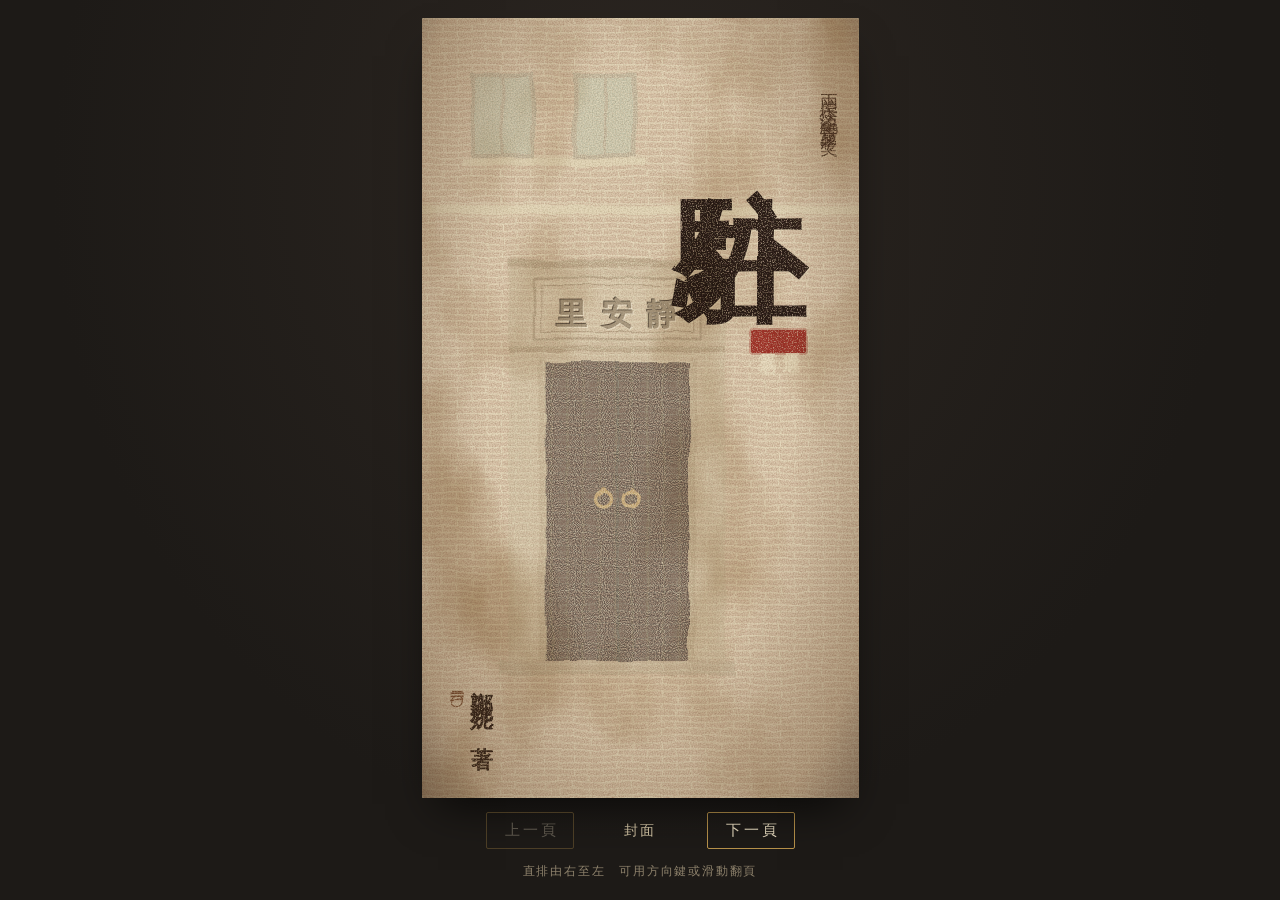
<file: zhuwai.html>
<!doctype html>
<html lang="zh-Hant">
<head>
<meta charset="utf-8">
<meta name="viewport" content="width=device-width,initial-scale=1,viewport-fit=cover">
<meta name="description" content="鄭婉妮散文〈駐外〉，獲行政院大陸委員會二十周年「兩岸交流紀實文學獎」優選（第二名），2011。">
<link rel="canonical" href="https://drchengwanni.com/zhuwai.html">
<title>駐外 · 鄭婉妮</title>
<style>
/* 版面：舊上海月份牌與畫報。瘦長的單篇冊頁，直排由右至左；封面為外灘暮色剪影，題名在右、作者在左下 */
:root{
  --desk:#1D1A17;
  --paper:#E8DCC0;
  --paper-edge:#D4C29C;
  --ink:#2A1F17;
  --ink-soft:#6A5642;
  --cinnabar:#A2362A;
  --jade:#1F3F3B;
  --gold:#B8924A;
  --dusk1:#E7B07A; --dusk2:#C9714E; --dusk3:#5B2E33;
  --serif:"Songti TC","PMingLiU","MingLiU",serif;
  color-scheme:dark;
}
*{box-sizing:border-box}
html,body{height:100%}
body{margin:0;background:var(--desk);color:var(--ink);font-family:var(--serif);
  background-image:radial-gradient(ellipse at 50% 20%,#2C2621 0%,var(--desk) 65%);
  padding-left:max(16px,env(safe-area-inset-left,0px));padding-right:max(16px,env(safe-area-inset-right,0px));
  padding-block:18px 22px;display:flex;flex-direction:column;align-items:center;gap:14px;overflow-x:hidden}
.spread{display:flex;flex-direction:row-reverse;gap:6px;justify-content:center;align-items:flex-start;max-width:100%}
.page{position:relative;width:var(--pw);height:var(--ph);flex:none;background:var(--paper);overflow:hidden;
  box-shadow:0 22px 44px -16px rgba(0,0,0,.75),inset 0 0 40px rgba(120,85,40,.25);border-radius:2px}
.page::before{content:"";position:absolute;inset:0;pointer-events:none;mix-blend-mode:multiply;opacity:.6;
  background:radial-gradient(circle at 15% 12%,rgba(140,100,50,.22) 0 5%,transparent 13%),
    radial-gradient(circle at 85% 88%,rgba(140,100,50,.2) 0 4%,transparent 11%),
    radial-gradient(circle at 60% 40%,rgba(140,100,50,.06) 0 20%,transparent 45%),
    repeating-linear-gradient(90deg,rgba(80,60,30,.03) 0 1px,transparent 1px 4px)}
.turn{animation:turn .55s cubic-bezier(.3,.1,.2,1)}
@keyframes turn{from{opacity:0;transform:translateX(-14px)}to{opacity:1;transform:none}}

/* 內頁 */
.inner{position:absolute;inset:var(--pad);display:flex;flex-direction:column}
.deco{height:10px;flex:none;margin-bottom:12px;background:
  linear-gradient(var(--gold),var(--gold)) center/100% 1px no-repeat,
  repeating-linear-gradient(90deg,var(--gold) 0 2px,transparent 2px 9px) center/60% 10px no-repeat}
.deco.bottom{margin:12px 0 0}
.vtext{flex:1;min-height:0;writing-mode:vertical-rl;overflow:hidden;font-size:var(--fs);line-height:2;letter-spacing:.06em;text-align:justify}
.vtext p{margin:0 0 0 .9em;text-indent:2em}
.vtext p.cont{text-indent:0}
.vtext h2{margin:0 0 0 1.4em;font-weight:900;font-size:1.06em;color:var(--cinnabar);letter-spacing:.2em;padding-top:1.2em}
.vtext .intro{margin:0 0 0 1.4em;color:var(--jade);font-size:.9em;border-right:1px solid var(--gold);padding-right:.6em;letter-spacing:.12em}
.vtext .intro b{color:var(--cinnabar)}
.folio{position:absolute;bottom:calc(var(--pad) - 18px);left:var(--pad);font-size:12px;color:var(--ink-soft);letter-spacing:.3em}
.folio b{color:var(--cinnabar);font-weight:600}

/* 封面：舊印刷品，褪色、斑駁、邊角泛黃 */
.cover{background:#E2D2AC}
.cover::before{display:none}
.sky{position:absolute;inset:10px;filter:url(#rough-edge);opacity:.88;
  background:linear-gradient(180deg,#3F5A54 0%,#4E6560 26%,#7C5A55 50%,#B07B62 66%,#CFA477 80%,#DDBB8C 92%)}
.stain{position:absolute;inset:0;pointer-events:none;z-index:4;mix-blend-mode:multiply;opacity:.9}
.stain svg{width:100%;height:100%;display:block}
.vignette{position:absolute;inset:0;pointer-events:none;z-index:5;
  background:radial-gradient(ellipse at 50% 45%,transparent 50%,rgba(90,60,30,.35) 85%,rgba(60,38,20,.55) 100%)}
.cover .cover-title,.cover .cover-award,.cover .seal,.cover .cover-author,.cover .cover-src{z-index:3}
.cover-title,.cover-author,.cover-award,.cover-src{font-family:var(--serif)}
.distress{filter:url(#distress)}
.deco-frame{position:absolute;inset:14px;border:1px solid var(--gold);pointer-events:none}
.deco-frame::before{content:"";position:absolute;inset:4px;border:.5px solid rgba(184,146,74,.6)}
.deco-frame i{position:absolute;width:26px;height:26px;border:2px solid var(--gold)}
.deco-frame i:nth-child(1){top:-2px;left:-2px;border-width:2px 0 0 2px}
.deco-frame i:nth-child(2){top:-2px;right:-2px;border-width:2px 2px 0 0}
.deco-frame i:nth-child(3){bottom:-2px;left:-2px;border-width:0 0 2px 2px}
.deco-frame i:nth-child(4){bottom:-2px;right:-2px;border-width:0 2px 2px 0}
.cover-title{position:absolute;right:12%;top:8%;writing-mode:vertical-rl;font-weight:700;color:#EFE3C4;
  font-size:calc(var(--pw) * .3);line-height:1;letter-spacing:.1em;text-shadow:2px 2px 0 rgba(40,25,15,.35)}
.cover-award{position:absolute;right:calc(13% + var(--pw) * .32);top:10%;writing-mode:vertical-rl;color:var(--gold);
  font-size:calc(var(--pw) * .042);letter-spacing:.3em;border-left:1px solid var(--gold);padding-left:.5em}
.seal{position:absolute;right:15%;top:calc(9% + var(--pw) * .66);writing-mode:vertical-rl;background:var(--cinnabar);color:var(--paper);
  font-weight:900;font-size:calc(var(--pw) * .042);padding:.45em .25em;letter-spacing:.12em;line-height:1.25;border-radius:2px;box-shadow:0 0 0 2px rgba(162,54,42,.35)}
.cover .cover-award{right:4%;top:8%;color:#5A3E2E;border-left:0;padding-left:0}
.cover .seal{right:12%;top:40%}
.cover .cover-title{color:#2B1D15;text-shadow:1px 1px 0 rgba(232,220,191,.6)}
.cover .cover-award{color:#4A3426}
.cover .cover-author{color:#2B1D15;left:6%;bottom:8%;font-weight:700}
.cover .cover-author small{color:#7A4E30}
.cover-author{position:absolute;left:9%;bottom:7%;color:var(--paper);font-size:calc(var(--pw) * .052);letter-spacing:.35em;writing-mode:vertical-rl}
.cover-author small{display:block;font-size:.6em;color:var(--gold);letter-spacing:.2em;margin-top:.6em}
.skyline{position:absolute;left:10px;right:10px;bottom:10px;width:calc(100% - 20px);height:auto;display:block;opacity:.82;filter:url(#rough-edge);z-index:2}
.cover-src{position:absolute;left:0;right:0;bottom:20px;white-space:nowrap;text-align:center;font-size:calc(var(--pw) * .028);color:#CBB98F;letter-spacing:.08em;line-height:1.7;padding:0 26px}

/* 版權頁 */
.colophon .vtext{font-size:calc(var(--fs) * .8);line-height:1.8}
.colophon .vtext dl{margin:0}
.colophon dt{color:var(--cinnabar);font-weight:600;letter-spacing:.3em;margin:0 0 0 .2em}
.colophon dd{margin:0 0 0 1em;font-size:.92em}
.colophon a{color:var(--jade)}

.controls{display:flex;align-items:center;gap:14px;color:#D8C9A8}
.controls button{font:inherit;font-size:15px;letter-spacing:.2em;color:var(--paper);background:transparent;border:1px solid var(--gold);padding:8px 14px 8px 18px;border-radius:2px;cursor:pointer}
.controls button:hover:not(:disabled){background:rgba(184,146,74,.18)}
.controls button:disabled{opacity:.3;cursor:default}
.controls button:focus-visible{outline:2px solid var(--paper);outline-offset:3px}
.count{min-width:7.5em;text-align:center;font-size:14px;letter-spacing:.15em}
.hint{font-size:12px;color:#8E826C;letter-spacing:.15em;margin:0}
.measure{position:absolute;left:-9999px;top:0;visibility:hidden}
@media (prefers-reduced-motion:reduce){.turn{animation:none}}
</style>
</head>
<body>

<div class="spread" id="spread"></div>
<div class="controls" role="group" aria-label="翻頁">
  <button id="prev" type="button">上一頁</button>
  <span class="count" id="count"></span>
  <button id="next" type="button">下一頁</button>
</div>
<p class="hint">直排由右至左　可用方向鍵或滑動翻頁</p>

<svg width="0" height="0" style="position:absolute" aria-hidden="true">
  <defs>
    <!-- 字的斑駁：以雜訊吃掉部分筆畫 -->
    <filter id="distress" x="-5%" y="-5%" width="110%" height="110%">
      <feTurbulence type="fractalNoise" baseFrequency="0.8" numOctaves="2" seed="7" result="n"/>
      <feColorMatrix in="n" type="matrix" values="0 0 0 0 0  0 0 0 0 0  0 0 0 0 0  0 0 0 -2 1.95" result="mask"/>
      <feTurbulence type="fractalNoise" baseFrequency="0.04" numOctaves="2" seed="3" result="w"/>
      <feDisplacementMap in="SourceGraphic" in2="w" scale="2.5" result="wob"/>
      <feComposite in="wob" in2="mask" operator="in"/>
    </filter>
    <!-- 色塊邊緣不齊、印刷不均 -->
    <filter id="rough-edge" x="-2%" y="-2%" width="104%" height="104%">
      <feTurbulence type="fractalNoise" baseFrequency="0.035" numOctaves="3" seed="11" result="w"/>
      <feDisplacementMap in="SourceGraphic" in2="w" scale="6" result="d"/>
      <feTurbulence type="fractalNoise" baseFrequency="1.1" numOctaves="1" seed="5" result="g"/>
      <feColorMatrix in="g" type="matrix" values="0 0 0 0 0  0 0 0 0 0  0 0 0 0 0  0 0 0 -1.6 1.45" result="gm"/>
      <feComposite in="d" in2="gm" operator="in"/>
    </filter>
    <filter id="worn" x="-2%" y="-2%" width="104%" height="104%">
      <feTurbulence type="fractalNoise" baseFrequency="0.03" numOctaves="3" seed="11" result="w"/>
      <feDisplacementMap in="SourceGraphic" in2="w" scale="5" result="d"/>
      <feTurbulence type="fractalNoise" baseFrequency="1.1" numOctaves="1" seed="5" result="g"/>
      <feColorMatrix in="g" type="matrix" values="0 0 0 0 0  0 0 0 0 0  0 0 0 0 0  0 0 0 -1.5 1.4" result="gm"/>
      <feComposite in="d" in2="gm" operator="in"/>
    </filter>
    <pattern id="brick" width="24" height="12" patternUnits="userSpaceOnUse">
      <rect width="24" height="12" fill="#7A5A48"/>
      <path d="M0 0.5H24M0 6.5H24M6 0.5V6.5M18 6.5V12.5" stroke="#5C4235" stroke-width="1"/>
    </pattern>
    <pattern id="planks" width="14" height="10" patternUnits="userSpaceOnUse">
      <rect width="14" height="10" fill="#211915"/><path d="M13.5 0V10" stroke="#3A2D25" stroke-width="1"/>
    </pattern>
  </defs>
</svg>
<template id="shikumen-tpl">
  <svg class="art" viewBox="0 0 300 533" preserveAspectRatio="xMidYMid slice" aria-hidden="true" style="position:absolute;inset:0;width:100%;height:100%">
   <defs>
    <pattern id="redbrick" width="20" height="9" patternUnits="userSpaceOnUse">
     <rect width="20" height="9" fill="#8A4A3A"/>
     <path d="M0 0.5H20M0 5H20M5 0.5V5M15 5V9.5" stroke="#D7C7AE" stroke-width="0.9"/>
    </pattern>
    <filter id="carve" x="-10%" y="-10%" width="120%" height="120%">
     <feOffset dx="-1.2" dy="-1.2" in="SourceAlpha" result="up"/>
     <feFlood flood-color="#3A2C20" flood-opacity=".9"/><feComposite in2="up" operator="in" result="dark"/>
     <feOffset dx="1" dy="1" in="SourceAlpha" result="dn"/>
     <feFlood flood-color="#F2E8D2" flood-opacity=".9"/><feComposite in2="dn" operator="in" result="light"/>
     <feMerge><feMergeNode in="light"/><feMergeNode in="dark"/><feMergeNode in="SourceGraphic"/></feMerge>
    </filter>
   </defs>
   <rect width="300" height="533" fill="#E8DCBF"/>
   <!-- 背景：紅磚與過街樓，最淡 -->
   <g filter="url(#worn)" opacity=".26">
    <rect width="300" height="533" fill="url(#redbrick)"/>
    <g fill="#3A2A22"><rect x="34" y="38" width="44" height="58"/><rect x="104" y="38" width="44" height="58"/></g>
    <g fill="#5E7A72"><rect x="37" y="41" width="18" height="52"/><rect x="57" y="41" width="18" height="52"/><rect x="107" y="41" width="18" height="52"/><rect x="127" y="41" width="18" height="52"/></g>
    <rect x="28" y="96" width="126" height="5" fill="#CDBD9C"/>
    <rect x="0" y="128" width="300" height="6" fill="#CDBD9C"/>
   </g>
   <!-- 石庫門：石框、門楣石匾、黑漆門，保留形體 -->
   <g transform="translate(46 48) scale(.78)"><g filter="url(#worn)" opacity=".62">
    <rect x="18" y="150" width="190" height="352" fill="#CFC2A4"/>
    <rect x="18" y="150" width="190" height="7" fill="#A99878"/>
    <rect x="40" y="166" width="146" height="54" fill="#D8CCAF" stroke="#9E8E70" stroke-width="2"/>
    <rect x="46" y="172" width="134" height="42" fill="none" stroke="#9E8E70" stroke-width="1"/>
    <rect x="18" y="226" width="190" height="5" fill="#A99878"/>
    <rect x="50" y="240" width="126" height="262" fill="url(#planks)"/>
    <path d="M113 240 V502" stroke="#0F0B09" stroke-width="2"/>
    <rect x="44" y="236" width="6" height="266" fill="#B9AA8A"/><rect x="176" y="236" width="6" height="266" fill="#B9AA8A"/>
    <circle cx="101" cy="360" r="7" fill="none" stroke="#B8924A" stroke-width="3"/>
    <circle cx="125" cy="360" r="7" fill="none" stroke="#B8924A" stroke-width="3"/>
    <circle cx="101" cy="352" r="2.5" fill="#B8924A"/><circle cx="125" cy="352" r="2.5" fill="#B8924A"/>
    <rect x="10" y="502" width="206" height="12" fill="#BFB194"/>
   </g>
   <!-- 石刻里名：陰刻、由右至左 -->
   <g filter="url(#carve)" font-family="Noto Serif TC, serif" font-weight="900" fill="#A3937A" text-anchor="middle" opacity=".85">
    <text x="153" y="207" font-size="27">靜</text>
    <text x="113" y="207" font-size="27">安</text>
    <text x="73" y="207" font-size="27">里</text>
   </g></g>
  </svg>
</template>
<template id="stain-tpl">
  <svg viewBox="0 0 200 360" preserveAspectRatio="none" aria-hidden="true">
    <filter id="stainf"><feTurbulence type="fractalNoise" baseFrequency="0.018 0.012" numOctaves="4" seed="21"/>
      <feColorMatrix type="matrix" values="0 0 0 0 0.45  0 0 0 0 0.32  0 0 0 0 0.18  0 0 0 1.6 -0.75"/></filter>
    <rect width="200" height="360" filter="url(#stainf)"/>
    <filter id="grainf"><feTurbulence type="fractalNoise" baseFrequency="1.6" numOctaves="1" seed="2"/>
      <feColorMatrix type="matrix" values="0 0 0 0 0.25  0 0 0 0 0.18  0 0 0 0 0.1  0 0 0 0.9 -0.35"/></filter>
    <rect width="200" height="360" filter="url(#grainf)" opacity=".7"/>
  </svg>
</template>
<template id="skyline-tpl">
<svg class="skyline" viewBox="0 0 400 190" preserveAspectRatio="xMidYMax slice" aria-hidden="true">
  <g fill="#1A1412">
    <!-- 梧桐枝 -->
    <path d="M0 40 C40 50 70 46 110 62 M30 46 C34 30 46 22 58 20 M70 52 C80 40 94 36 104 36" stroke="#1A1412" stroke-width="3" fill="none"/>
    <path d="M58 20 l-8 -10 l10 3 l3 -10 l4 10 l10 -2 l-7 9 z M104 36 l-6 -10 l9 3 l4 -9 l3 10 l10 -1 l-8 8 z M18 44 l-8 -9 l10 2 l3 -9 l4 9 l9 -2 l-7 8 z"/>
    <!-- 外灘建築群 -->
    <rect x="0" y="120" width="34" height="70"/>
    <rect x="34" y="104" width="30" height="86"/><path d="M34 104 l15 -14 l15 14z"/>
    <rect x="64" y="112" width="26" height="78"/>
    <!-- 海關鐘樓 -->
    <rect x="92" y="98" width="40" height="92"/><rect x="102" y="68" width="20" height="30"/><rect x="106" y="54" width="12" height="14"/><path d="M106 54 l6 -12 l6 12z"/>
    <circle cx="112" cy="82" r="5" fill="#E7B07A" opacity=".55"/>
    <!-- 圓頂 -->
    <rect x="134" y="108" width="52" height="82"/><path d="M144 108 a16 16 0 0 1 32 0z"/><rect x="158" y="86" width="4" height="8"/>
    <rect x="188" y="116" width="22" height="74"/>
    <!-- 和平飯店金字塔頂 -->
    <rect x="212" y="92" width="40" height="98"/><rect x="220" y="80" width="24" height="12"/><path d="M220 80 l12 -20 l12 20z"/>
    <rect x="254" y="110" width="34" height="80"/>
    <rect x="290" y="100" width="22" height="90"/><path d="M290 100 l11 -10 l11 10z"/>
    <rect x="314" y="118" width="40" height="72"/>
    <rect x="356" y="106" width="44" height="84"/>
  </g>
  <!-- 窗光 -->
  <g fill="#E7B07A" opacity=".5">
    <rect x="40" y="122" width="3" height="4"/><rect x="52" y="140" width="3" height="4"/><rect x="98" y="120" width="3" height="4"/><rect x="122" y="134" width="3" height="4"/>
    <rect x="150" y="126" width="3" height="4"/><rect x="218" y="110" width="3" height="4"/><rect x="240" y="130" width="3" height="4"/><rect x="262" y="126" width="3" height="4"/><rect x="330" y="132" width="3" height="4"/><rect x="368" y="122" width="3" height="4"/>
  </g>
  <!-- 江面 -->
  <rect x="0" y="160" width="400" height="30" fill="#120E0C"/>
  <g stroke="#B8924A" stroke-width="1" opacity=".55" fill="none">
    <path d="M10 168 h40 M80 174 h60 M170 168 h30 M230 176 h70 M320 170 h50"/>
  </g>
  <!-- 舢舨 -->
  <path d="M60 166 q20 8 44 0 l-6 6 h-32z" fill="#0E0B09"/><path d="M80 166 v-14 l10 12z" fill="#0E0B09"/>
</svg>
</template>

<script>
const CN="〇一二三四五六七八九".split("");
function cn(n){if(n<10)return CN[n];if(n<20)return "十"+(n%10?CN[n%10]:"");return CN[Math.floor(n/10)]+"十"+(n%10?CN[n%10]:"");}
const blocks=[
 {t:'intro',h:'<b>作品簡介</b>　外派上海的工作經驗，以及對生活的感想與體驗。'},
 {t:'p',s:"有一部打字機，蜷縮在那木製的大書桌旁的鐵製櫃子上。鐵櫃子的外表是生了鏽的，遠遠的看倒像是生活艱辛的血跡斑斑。他們在這些好看的老家具裡逛著，承襲著前人的生活軌跡，只是這裡的老家具大得有聲有勢，充滿各式老派中國風采，對於他們而言，在張愛玲的城市裡，買張槐木書桌在弄堂的房子裡，你就更接近中國了。這種接近，是最快也最簡單的，是外在的形體，用金錢就可以解決。而真正的鄉愁你可以在買得到黑松沙士與可樂果蠶豆酥的小店裡找到，或是在那牛肉麵店裡。"},
 {t:'p',s:"上海仍然是新舊交替的。就像南京西路上，右手邊是高聳入天的恆隆廣場，左手邊即是靜安四層樓的公寓小區，樹蔭層層，而門口的生育管制，理直氣壯地。走在路上，撓頭張望，迎面的是杜月笙與胡錦濤的世代交替，衝突卻也莫名的合理。剛到這路上，樹是禿的，剩下的樹幹並不筆直，人們老愛說筆直的樹幹，好像上海非加個灘，才能隱約有那樣可人的文化脈絡與歷史霸道。因為天冷，樹葉在這般天氣活該也應是掉光的，否則一會兒等下雪了，就顯得可憐兮兮了。對於她看到的中國而言，感受到的符號表徵是一陣比一陣的強烈，食衣住行都是展示品味的差異的社會空間。南京西路的熱鬧充滿消費意識，許多穿著西裝打著領帶的上班族在冷天快速行走，我們總以為不同地方會有折煞人的不同，但是熟悉感卻在全家便利超商的門鈴聲中響起，在不同腔調的普通話中驚醒。"},
 {t:'p',s:"來到上海，是十一月天。十多年前來過一遭，其實到一個地方，如果是旅遊，就是盡其所能地把旅遊指南上的風花雪月都一次吞了，抱的是下不為例似的決心。十多年前那一次，上海剛有了新天地，上海剛有了捷運，一切都是往前走的打算，剛有的四季飯店，在十多年前的除夕夜還住了Ｆ４，她在樓下望著，想像一揮揮手的窗景，看著上海人過年是上了館子吃著年夜飯，一輪又一輪，末了，孩子們還真一套唐裝飽滿，胸前一刺繡方型紅包袋，擺明搶劫大人放贓款，只是紅衣金線湊上節日，就不論罪了。"},
 {t:'h',s:"上海四處亂逛　看的是兩個地方的人生"},
 {t:'p',s:"今次來，赴的是二十年前的約，這一折，上海的皺紋是給高樓畫的，斑駁了，複雜了，成熟了，城隍廟的鋪子裡擺的不是咿咿呀呀的收音機了，是薄薄的液晶電視了。但是城隍廟那寧波湯團還是守舊的味道與缺角的瓷湯匙。"},
 {t:'p',s:"對她跟他而言，他們兩個在上海的四處亂逛，除了戀愛之外，看的是兩個地方的人生。對於生長在台灣充滿二二八討論的語言，選舉的賣弄的兩個人，躲到上海竟也規避了不同黨派的信仰，除了新聞不吵之外，生活自然也沒有了爭論。沒有人可以想像，以往被罵到個妖魔的共產黨社會，竟也成了厭惡台灣吵鬧的避風港。他們在這裡，電視節目乾淨得可以，清一色的新聞對他們而言，不吵的清靜令人有股清新的感覺，而要看的自由娛樂大可以建立在隨處可見的ＤＶＤ販售店，音樂與電影都是最新的便宜，那些關於著作權的訓練，很快的在生活中妥協。"},
 {t:'p',s:"石庫房裡面躲著一家小餐廳，這家餐廳是他們二十年來沒有見面，下了飛機直奔而來的餐廳。所以就代表了一個久別重逢的意義，偏偏他又說，以後我只會跟妳來，所以餐廳竟有了守貞的大帽子。外派上海，是男人步步高升的開始，背後卻也開始參雜著寂寞，不管是台商或是派駐的高級幹部在霓虹燈充滿的你儂我儂，寂寞的手游移在水蛇腰上是不變的默契。"},
 {t:'p',s:"或許吧，在台灣仍舊是遙遙遠望著，當你看著鄉土劇的同時，你無法想像《手機》裡面的佈景充滿美式後現代的摩登，而看見《蝸居》裡面宋思明的生活，你也才知道原來財富在中國已是這般張牙舞爪。他們的飯局就是這般的揉著所有中國大陸新一代的景象，他是外商公司派駐的高級幹部，她是他大學時沒有談成戀愛的學妹，因為在臉書上給他留了一句問候語，於是她成了千里迢迢的中年知己。他們兩個在這裡吃的飯，都是就著一個月一個月的相聚，每次到了上海的第一頓或是最後要離開的那一頓飯，就在要下雪的冷凍裡呵著氣跳進房裡找位置。"},
 {t:'h',s:"在一起吃飯喝茶　卻小心翼翼不碰觸那想念"},
 {t:'p',s:"外商的高級幹部要適應的是在台灣那不足人家一個城市的銷售數字，中國的成長就如數字一般快速，也如數字一般大得嚇人，在這裡的適應與紙醉金迷有點隔閡，而那隔閡來自於許多遙不可及數字的觀望。這個數字既大又多，但是實際背後用經濟學或是統計學的公式拆解，卻有著不像台灣那樣小而美的實際。成長成了一個量的累積而不論質的參與，許多的台幹總在嚇人的數字下屈服，而也必須有著貌合神離的工作委屈。"},
 {t:'p',s:"在這裡工作面對的是不同以往的地大物博與人口，最折騰人的是文化差異，以及來自於教育深處所告訴你的種種思維衝突。看著中國前進，台灣幹部的智慧抓著西裝皮鞋的印痕，不知該走快還是放慢腳步，因為急速前進的過程，除了保持競爭力你還要適應同文同種的差異。初到上海時，你很明顯知道自己的不同，知道不適應，但一個男人怎好到了中年還為了家鄉而哭泣？於是你可以看見這些聚在一起的同鄉，在一起吃飯喝茶卻小心翼翼不碰觸那想念。每個人嚷得都很大聲，習著中國的文化價值，卻在心裡不讓寂寞出聲。"},
 {t:'p',s:"這家餐廳的領班，是一個長得白白淨淨的男孩子，小心的，不唐突地，講話的方式讓人舒服。沒有侵略性與攻擊性的講話方式，旁邊垂手等待的樣子，是來自於另一種家鄉與層次的謙卑與恭維，甚至這樣的差異就很簡單的在高樓大廈與石庫房小餐廳顯現，猶如他們與他之間。她可以感覺他對她的想望，因為他們是來自於台灣的兩個好看的人，就像大家常要說的阿里山與太魯閣。女生笑笑的，男人吃飯就是要餵著她。她看見這男孩的眼神，就在眼角給他一抹笑。第二次之後他會問，要哪裡的位置？開始告訴她要喝甚麼茶，今天來了甚麼食材。"},
 {t:'p',s:"對她而言，她有著自己感覺在心裡的關心以及呵護，對他而言這是一個財富的炫耀以及社會的階級。漸漸地，她問他：你打哪兒來？他說：山東！坐的位置可以看見他忙進忙出招呼，她看著他拿著紙，認真地寫下每一道客人點下的佳餚，白白的紙，就像這個男孩，讓都市的一筆一畫在紙上墨刻。經常地他們來吃飯，他就遠遠地看著，仔細地記錄她吃了甚麼，不吃甚麼，最愛的是一道簡單的蟹粉，用的是大閘蟹的肉與蟹膏，讓阿姨坐在地上的板凳，慢慢剝、慢慢剝，之後加上粉條作出來的一道菜，顏色澄黃，如古時皇帝與庶民之別。他也記錄她吃過甚麼，盡量地帶給她生命驚喜，她說他，你好用心喔。男孩淺淺的笑著，在他的工作裡守分認真。這吃飯的感覺就是道地的一股電影風采，充滿民初時代文字語彙在菜單上顯現，縱使都是用筷子，都能感覺到不同的氛圍。"},
 {t:'h',s:"語言裡有兩岸差距的智慧卻失不了文字的美"},
 {t:'p',s:"她的他總用手機裡的上海點評網找著餐廳吃飯，你說中國不自由，但在網路上對於餐廳的言論可是到位的精彩。像他這樣派駐到上海的男人，因為要珍惜羽毛，連嫖妓都是小心翼翼，乾脆不去，因為寂寞與空虛是混合著。上海近年來如果不沾情色的休閒，大概就是去正派的足浴了。對於他而言，走在台灣也有的南京西路，那不同經緯度的溫度就如同他心裡的感受一般。走在回家的路上，他的講話的伴侶是在路口的一家手製西裝店，走過幾次經過櫥窗，他走進去，跟他們打打招呼，因為天天走過，派著菸就熟絡了起來，於是他就訂作西裝，像是一個要話的交易。兩個師傅是老派上海人，好的手藝，在時代的尾巴以及浪頭上緊緊抓著生活的顛沛，對於他，有著好奇與珍惜。"},
 {t:'p',s:"每天他回家時，就來試試尺寸，師傅在量衣拈寸時，細心的尺在身上比畫，讓他享受一點溫暖，有人擔憂著有人問著，像是小時候一般。互相點上菸，上一壺茶，就是大人般的交往了。師傅也拿紙仔細記錄他五十年累積的肉體外在，而心靈就在問候與閒聊裡慢慢填滿。在日常生活裡，不管走在哪裡，靠的是簡單伸進你生活中的手腳滿足你卑微的慰藉。慢慢地生活中也有了市井小民的友情，你習慣了點評，習慣了要靠譜，語言裡有兩岸差距的智慧卻失不了文字的美，你甚至喜歡中國文字的直接，雖然台灣人有台灣人含蓄厚道謙卑的美。但這種感覺微不足道的感情，是滋養著的，不帶任何威脅地，在生活中形成了默契。從你食衣住行的照顧裡，慢慢累積。他也帶她一起去挑西裝的材料布，中國愛問，你愛人？他笑笑，她也笑笑，在中國的愛人指的是婚姻，在愛情意識裡，以台灣人的理解，愛人可是肉麻兮兮的稱謂，他們在他逃離婚姻的中國成了台灣人角度的愛人。"},
 {t:'p',s:"再來到石庫房的小餐廳吃飯，那領班不見了，他們都忍住沒問，先是東張西望的找，再來則是在一頓飯裡，失卻了被關心的足跡。還是不自在的失落，最後他都忍不住開口問了，簡單的一句，他回鄉了，在他們兩個的心裡留下秋海棠地大物博的距離；有些微笑的友情就這麼失落在十三億的茫茫人海裡，再問一句都是多餘。他們靜靜的吃著飯，他說，怎覺得今天的蟹粉，太粉了些，濃稠了點？那個不自在的失去，表現在不對味的菜餚裡。"},
 {t:'p',s:"他們急急離開餐廳，心裡有楚，美麗的味道要配上那記錄的紙筆，飛快的寫著你心之所欲，少了，就像菜少了調味品，用餐裡少了情感的儀式。令人驚訝的是，他們心裡對於一個領班的感覺，既陌生又熟悉。"},
 {t:'p',s:"他們走回旅館的路上，經過西裝店，她說：要不要進去坐坐？他說：都調回台灣了，不進去了！她心裡知道，對於離開上海，隔了一個海岸，生活變化很大，他回家，離她很近距離卻遠比上海來得遙不可及。路旁的法國梧桐開得很燦爛的淘淘的葉子，友情也有春夏秋冬，那個慰藉很短暫，但是卻很實在，她想對這個男人而言，原來上海的一切也是另一種近鄉情怯。"},
 {t:'p',s:"幹部的調動在外商的眼裡是即時的公告，一紙下來就人仰馬翻，她在旁邊看著，對於生活的適應，寂寞的溫度，才剛開始找到方法安頓。她想，他們會不會如我一樣的思念？在台灣燠熱的夏天。"}
];
const spread=document.getElementById('spread');
let pages=[], cur=0, perView=1;

function sizeVars(){
  const vh=innerHeight, vw=document.documentElement.clientWidth-32;
  let ph=Math.min(vh-120, 820); ph=Math.max(ph,460);
  let pw=Math.round(ph*0.56);
  const two = vw >= pw*2+6 && vw>=760;
  if(!two && pw>vw){pw=vw; ph=Math.round(pw/0.56); if(ph>vh-110){ph=vh-110;}}
  const fs=Math.max(14,Math.min(17,Math.round(pw/24)));
  const pad=Math.round(pw*0.09);
  const r=document.documentElement.style;
  r.setProperty('--pw',pw+'px');r.setProperty('--ph',ph+'px');r.setProperty('--fs',fs+'px');r.setProperty('--pad',pad+'px');
  return two;
}
function pageShell(){
  const pg=document.createElement('section');pg.className='page';
  pg.innerHTML='<div class="inner"><div class="deco"></div><div class="vtext"></div><div class="deco bottom"></div></div><div class="folio"></div>';
  return pg;
}
function makeBlock(b,text,cont){
  if(b.t==='intro'){const d=document.createElement('div');d.className='intro';d.innerHTML=b.h;return d}
  if(b.t==='h'){const h=document.createElement('h2');h.textContent=b.s;return h}
  const p=document.createElement('p');p.textContent=text;if(cont)p.className='cont';return p;
}
function paginate(){
  const meas=document.createElement('div');meas.className='measure';document.body.appendChild(meas);
  let shell=pageShell();meas.appendChild(shell);let box=shell.querySelector('.vtext');
  const out=[];const over=()=>box.scrollWidth>box.clientWidth+1;
  const flush=()=>{out.push(box.innerHTML);box.innerHTML=''};
  blocks.forEach(b=>{
    if(b.t!=='p'){const el=makeBlock(b);box.appendChild(el);if(over()){box.removeChild(el);flush();box.appendChild(el)}return}
    let rest=b.s, cont=false;
    while(rest.length){
      const el=makeBlock(b,rest,cont);box.appendChild(el);
      if(!over()){rest='';break}
      let lo=0,hi=rest.length;
      while(lo<hi){const mid=Math.ceil((lo+hi)/2);el.textContent=rest.slice(0,mid);if(over())hi=mid-1;else lo=mid}
      if(lo===0){box.removeChild(el);flush();continue}
      el.textContent=rest.slice(0,lo);rest=rest.slice(lo);flush();cont=true;
    }
  });
  if(box.innerHTML)flush();
  meas.remove();return out;
}
function coverPage(){
  const pg=document.createElement('section');pg.className='page cover';
  pg.innerHTML=`${document.getElementById('shikumen-tpl').innerHTML}
   <div class="stain">${document.getElementById('stain-tpl').innerHTML}</div>
   <div class="cover-title distress">駐外</div>
   <div class="cover-award distress">兩岸交流紀實文學獎</div>
   <div class="seal distress">優選<br>第二名</div>
   <div class="cover-author distress">鄭婉妮　著<small>二〇一一</small></div>
   <div class="vignette"></div>`;
  return pg;
}
function colophonHTML(){
  return `<dl>
   <dt>篇名</dt><dd>駐外</dd>
   <dt>作者</dt><dd>鄭婉妮</dd>
   <dt>獎項</dt><dd>行政院大陸委員會二十周年　兩岸交流紀實文學獎　優選（第二名）</dd>
   <dt>收錄</dt><dd>《行政院大陸委員會20周年兩岸交流紀實文學暨攝影獎作品集》</dd>
   <dt>書號</dt><dd>ISBN 978-986-02-9832-1</dd>
   <dt>電子版</dt><dd><a href="http://www.mac.gov.tw/public/MMO/RPIR/book526.pdf" target="_blank" rel="noopener">陸委會作品集電子版</a></dd>
   </dl>`;
}
let textPages=[];
function build(){
  perView=sizeVars()?2:1;
  textPages=paginate();
  pages=[{cover:true},...textPages.map(h=>({h})),{colophon:true}];
  cur=Math.min(cur,pages.length-1);
  render(false);
}
function renderPage(i){
  const p=pages[i];
  if(p.cover)return coverPage();
  const pg=pageShell();
  if(p.colophon){pg.classList.add('colophon');pg.querySelector('.vtext').innerHTML=colophonHTML();}
  else pg.querySelector('.vtext').innerHTML=p.h;
  pg.querySelector('.folio').innerHTML=`駐外　<b>${cn(i)}</b>`;
  return pg;
}
function render(anim=true){
  spread.innerHTML='';
  const idx = perView===2 && cur>0 ? [cur, cur+1].filter(i=>i<pages.length) : [cur];
  idx.forEach(i=>{const el=renderPage(i);if(anim)el.classList.add('turn');spread.appendChild(el)});
  const step=perView===2&&cur>0?2:1;
  document.getElementById('prev').disabled=cur===0;
  document.getElementById('next').disabled=cur+ (perView===2&&cur>0?2:1) >= pages.length;
  const last=pages.length-1, nT=textPages.length;
  let label;
  if(cur===0)label='封面';
  else if(cur===last)label='版權頁';
  else{const a=cur, b=Math.min(idx[idx.length-1],nT);label = idx.length>1&&b>a ? `第${cn(a)}、${cn(b)}頁／共${cn(nT)}頁` : `第${cn(a)}頁／共${cn(nT)}頁`;}
  document.getElementById('count').textContent=label;
}
function go(dir){
  const step = perView===2 ? (dir>0 ? (cur===0?1:2) : (cur<=1?1:2)) : 1;
  const n=Math.max(0,Math.min(pages.length-1,cur+dir*step));
  if(n!==cur){cur=n;render(true)}
}
document.getElementById('next').onclick=()=>go(1);
document.getElementById('prev').onclick=()=>go(-1);
addEventListener('keydown',e=>{if(e.key==='ArrowRight'||e.key==='PageDown')go(1);if(e.key==='ArrowLeft'||e.key==='PageUp')go(-1)});
let sx=null,sy=null;
spread.addEventListener('touchstart',e=>{sx=e.touches[0].clientX;sy=e.touches[0].clientY},{passive:true});
spread.addEventListener('touchend',e=>{if(sx===null)return;const dx=e.changedTouches[0].clientX-sx,dy=e.changedTouches[0].clientY-sy;if(Math.abs(dx)>50&&Math.abs(dx)>Math.abs(dy))go(dx<0?1:-1);sx=null},{passive:true});
let rt;addEventListener('resize',()=>{clearTimeout(rt);rt=setTimeout(build,200)});
(document.fonts&&document.fonts.ready?document.fonts.ready:Promise.resolve()).then(build);
build();
</script>
</body>
</html>
</file>
<file: fonts/fonts.css>
/* zcool-xiaowei-[5]-400-normal */
@font-face {
  font-family: 'ZCOOL XiaoWei';
  font-style: normal;
  font-display: swap;
  font-weight: 400;
  src: url(zcool-xiaowei-5-400-normal.woff2) format('woff2');
  unicode-range: U+fee3,U+fef3,U+ff03-ff04,U+ff07,U+ff0a,U+ff17-ff19,U+ff1c-ff1d,U+ff20-ff3a,U+ff3c,U+ff3e-ff5b,U+ff5d,U+ff61-ff65,U+ff67-ff6a,U+ff6c,U+ff6f-ff78,U+ff7a-ff7d,U+ff80-ff84,U+ff86,U+ff89-ff8e,U+ff92,U+ff97-ff9b,U+ff9d-ff9f,U+ffe0-ffe4,U+ffe6,U+ffe9,U+ffeb,U+ffed,U+fffc,U+1f004,U+1f170-1f171,U+1f192-1f195,U+1f198-1f19a,U+1f1e6-1f1e8;
}

/* zcool-xiaowei-[6]-400-normal */
@font-face {
  font-family: 'ZCOOL XiaoWei';
  font-style: normal;
  font-display: swap;
  font-weight: 400;
  src: url(zcool-xiaowei-6-400-normal.woff2) format('woff2');
  unicode-range: U+f0a7,U+f0b2,U+f0b7,U+f0c9,U+f0d8,U+f0da,U+f0dc-f0dd,U+f0e0,U+f0e6,U+f0eb,U+f0fc,U+f101,U+f104-f105,U+f107,U+f10b,U+f11b,U+f14b,U+f18a,U+f193,U+f1d6-f1d7,U+f244,U+f27a,U+f296,U+f2ae,U+f471,U+f4b3,U+f610-f611,U+f880-f881,U+f8ec,U+f8f5,U+f8ff,U+f901,U+f90a,U+f92c-f92d,U+f934,U+f937,U+f941,U+f965,U+f967,U+f969,U+f96b,U+f96f,U+f974,U+f978-f979,U+f97e,U+f981,U+f98a,U+f98e,U+f997,U+f99c,U+f9b2,U+f9b5,U+f9ba,U+f9be,U+f9ca,U+f9d0-f9d1,U+f9dd,U+f9e0-f9e1,U+f9e4,U+f9f7,U+fa00-fa01,U+fa08,U+fa0a,U+fa11,U+fb01-fb02,U+fdfc,U+fe0e,U+fe30-fe31,U+fe33-fe44,U+fe49-fe52,U+fe54-fe57,U+fe59-fe66,U+fe68-fe6b,U+fe8e,U+fe92-fe93,U+feae,U+feb8,U+fecb-fecc,U+fee0;
}

/* zcool-xiaowei-[21]-400-normal */
@font-face {
  font-family: 'ZCOOL XiaoWei';
  font-style: normal;
  font-display: swap;
  font-weight: 400;
  src: url(zcool-xiaowei-21-400-normal.woff2) format('woff2');
  unicode-range: U+9f83,U+9f85-9f8d,U+9f90-9f91,U+9f94-9f96,U+9f98,U+9f9b-9f9c,U+9f9e,U+9fa0,U+9fa2,U+9ff0-9fff,U+a001,U+a007,U+a025,U+a046-a047,U+a057,U+a072,U+a078-a079,U+a083,U+a085,U+a100,U+a118,U+a132,U+a134,U+a1f4,U+a242,U+a4a6,U+a4aa,U+a4b0-a4b1,U+a4b3,U+a9c1-a9c2,U+ac00-ac01,U+ac04,U+ac08,U+ac10-ac11,U+ac13-ac16,U+ac19,U+ac1c-ac1d,U+ac24,U+ac70-ac71,U+ac74,U+ac77-ac78,U+ac80-ac81,U+ac83,U+ac8c,U+ac90,U+ac9f-aca0,U+aca8-aca9,U+acac,U+acb0,U+acbd,U+acc1,U+acc4,U+ace0-ace1,U+ace4,U+ace8,U+acf3,U+acf5,U+acfc-acfd,U+ad00,U+ad0c,U+ad11,U+ad1c,U+ad34,U+ad50,U+ad64,U+ad6c,U+ad70,U+ad74,U+ad7f,U+ad81,U+ad8c,U+adc0,U+adc8,U+addc,U+ade0,U+adf8-adf9,U+adfc,U+ae00,U+ae08-ae09,U+ae0b,U+ae30,U+ae34,U+ae38,U+ae40,U+ae4a,U+ae4c,U+ae54,U+ae68,U+aebc,U+aed8,U+af2c-af2d;
}

/* zcool-xiaowei-[22]-400-normal */
@font-face {
  font-family: 'ZCOOL XiaoWei';
  font-style: normal;
  font-display: swap;
  font-weight: 400;
  src: url(zcool-xiaowei-22-400-normal.woff2) format('woff2');
  unicode-range: U+9e30-9e33,U+9e35-9e3b,U+9e3e,U+9e40-9e44,U+9e46-9e4e,U+9e51,U+9e53,U+9e55-9e58,U+9e5a-9e5c,U+9e5e-9e63,U+9e66-9e6e,U+9e71,U+9e73,U+9e75,U+9e78-9e79,U+9e7c-9e7e,U+9e82,U+9e86-9e88,U+9e8b-9e8c,U+9e90-9e91,U+9e93,U+9e95,U+9e97,U+9e9d,U+9ea4-9ea5,U+9ea9-9eaa,U+9eb4-9eb5,U+9eb8-9eba,U+9ebc-9ebf,U+9ec3,U+9ec9,U+9ecd,U+9ed0,U+9ed2-9ed3,U+9ed5-9ed6,U+9ed9,U+9edc-9edd,U+9edf-9ee0,U+9ee2,U+9ee5,U+9ee7-9eea,U+9eef,U+9ef1,U+9ef3-9ef4,U+9ef6,U+9ef9,U+9efb-9efc,U+9efe,U+9f0b,U+9f0d,U+9f10,U+9f14,U+9f17,U+9f19,U+9f22,U+9f29,U+9f2c,U+9f2f,U+9f31,U+9f37,U+9f39,U+9f3d-9f3e,U+9f41,U+9f4a-9f4b,U+9f51-9f52,U+9f61-9f63,U+9f66-9f67,U+9f80-9f81;
}

/* zcool-xiaowei-[23]-400-normal */
@font-face {
  font-family: 'ZCOOL XiaoWei';
  font-style: normal;
  font-display: swap;
  font-weight: 400;
  src: url(zcool-xiaowei-23-400-normal.woff2) format('woff2');
  unicode-range: U+9c82-9c83,U+9c85-9c8c,U+9c8e-9c92,U+9c94-9c9b,U+9c9e-9ca3,U+9ca5-9ca7,U+9ca9,U+9cab,U+9cad-9cae,U+9cb1-9cb7,U+9cb9-9cbd,U+9cbf-9cc0,U+9cc3,U+9cc5-9cc7,U+9cc9-9cd1,U+9cd3-9cda,U+9cdc-9cdd,U+9cdf,U+9ce1-9ce3,U+9ce5,U+9ce9,U+9cee-9cef,U+9cf3-9cf4,U+9cf6,U+9cfc-9cfd,U+9d02,U+9d08-9d09,U+9d12,U+9d1b,U+9d1e,U+9d26,U+9d28,U+9d37,U+9d3b,U+9d3f,U+9d51,U+9d59,U+9d5c-9d5d,U+9d5f-9d61,U+9d6c,U+9d70,U+9d72,U+9d7a,U+9d7e,U+9d84,U+9d89,U+9d8f,U+9d92,U+9daf,U+9db4,U+9db8,U+9dbc,U+9dc4,U+9dc7,U+9dc9,U+9dd7,U+9ddf,U+9df2,U+9df9-9dfa,U+9e0a,U+9e11,U+9e1a,U+9e1e,U+9e20,U+9e22,U+9e28-9e2c,U+9e2e-9e2f;
}

/* zcool-xiaowei-[24]-400-normal */
@font-face {
  font-family: 'ZCOOL XiaoWei';
  font-style: normal;
  font-display: swap;
  font-weight: 400;
  src: url(zcool-xiaowei-24-400-normal.woff2) format('woff2');
  unicode-range: U+9a80,U+9a83,U+9a85,U+9a88-9a8a,U+9a8d-9a8e,U+9a90,U+9a92-9a93,U+9a95-9a96,U+9a98-9a99,U+9a9b-9aa2,U+9aa5,U+9aa7,U+9aaf-9ab1,U+9ab5-9ab6,U+9ab9-9aba,U+9ac0-9ac4,U+9ac8,U+9acb-9acc,U+9ace-9acf,U+9ad1-9ad2,U+9ad9,U+9adf,U+9ae1,U+9ae3,U+9aea-9aeb,U+9aed-9aef,U+9af4,U+9af9,U+9afb,U+9b03-9b04,U+9b06,U+9b08,U+9b0d,U+9b0f-9b10,U+9b13,U+9b18,U+9b1a,U+9b1f,U+9b22-9b23,U+9b25,U+9b27-9b28,U+9b2a,U+9b2f,U+9b31-9b32,U+9b3b,U+9b43,U+9b46-9b49,U+9b4d-9b4e,U+9b51,U+9b56,U+9b58,U+9b5a,U+9b5c,U+9b5f,U+9b61-9b62,U+9b6f,U+9b77,U+9b80,U+9b88,U+9b8b,U+9b8e,U+9b91,U+9b9f-9ba0,U+9ba8,U+9baa-9bab,U+9bad-9bae,U+9bb0-9bb1,U+9bb8,U+9bc9-9bca,U+9bd3,U+9bd6,U+9bdb,U+9be8,U+9bf0-9bf1,U+9c02,U+9c10,U+9c15,U+9c24,U+9c2d,U+9c32,U+9c39,U+9c3b,U+9c40,U+9c47-9c49,U+9c53,U+9c57,U+9c64,U+9c72,U+9c77-9c78,U+9c7b,U+9c7f-9c80;
}

/* zcool-xiaowei-[25]-400-normal */
@font-face {
  font-family: 'ZCOOL XiaoWei';
  font-style: normal;
  font-display: swap;
  font-weight: 400;
  src: url(zcool-xiaowei-25-400-normal.woff2) format('woff2');
  unicode-range: U+98dd,U+98e1-98e2,U+98e7-98ea,U+98ec,U+98ee-98ef,U+98f2,U+98f4,U+98fc-98fe,U+9903,U+9905,U+9908,U+990a,U+990c-990d,U+9913-9914,U+9918,U+991a-991b,U+991e,U+9921,U+9928,U+992c,U+992e,U+9935,U+9938-9939,U+993d-993e,U+9945,U+994b-994c,U+9951-9952,U+9954-9955,U+9957,U+995e,U+9963,U+9966-9969,U+996b-996c,U+996f,U+9974-9975,U+9977-9979,U+997d-997e,U+9980-9981,U+9983-9984,U+9987,U+998a-998b,U+998d-9991,U+9993-9995,U+9997-9998,U+99a5,U+99ab,U+99ad-99ae,U+99b1,U+99b3-99b4,U+99bc,U+99bf,U+99c1,U+99c3-99c6,U+99cc,U+99d0,U+99d2,U+99d5,U+99db,U+99dd,U+99e1,U+99ed,U+99f1,U+99ff,U+9a01,U+9a03-9a04,U+9a0e-9a0f,U+9a11-9a13,U+9a19,U+9a1b,U+9a28,U+9a2b,U+9a30,U+9a32,U+9a37,U+9a40,U+9a45,U+9a4a,U+9a4d-9a4e,U+9a52,U+9a55,U+9a57,U+9a5a-9a5b,U+9a5f,U+9a62,U+9a65,U+9a69,U+9a6b,U+9a6e,U+9a75,U+9a77-9a7a,U+9a7d;
}

/* zcool-xiaowei-[26]-400-normal */
@font-face {
  font-family: 'ZCOOL XiaoWei';
  font-style: normal;
  font-display: swap;
  font-weight: 400;
  src: url(zcool-xiaowei-26-400-normal.woff2) format('woff2');
  unicode-range: U+975b-975c,U+9763,U+9765-9766,U+976c-976d,U+9773,U+9776,U+977a,U+977c,U+9784-9785,U+978e-978f,U+9791-9792,U+9794-9795,U+9798,U+979a,U+979e,U+97a3,U+97a5-97a6,U+97a8,U+97ab-97ac,U+97ae-97af,U+97b2,U+97b4,U+97c6,U+97cb-97cc,U+97d3,U+97d8,U+97dc,U+97e1,U+97ea-97eb,U+97ee,U+97fb,U+97fe-97ff,U+9801-9803,U+9805-9806,U+9808,U+980c,U+9810-9814,U+9817-9818,U+981e,U+9820-9821,U+9824,U+9828,U+982b-982d,U+9830,U+9834,U+9838-9839,U+983c,U+9846,U+984d-984f,U+9851-9852,U+9854-9855,U+9857-9858,U+985a-985b,U+9862-9863,U+9865,U+9867,U+986b,U+986f-9871,U+9877-9878,U+987c,U+9880,U+9883,U+9885,U+9889,U+988b-988f,U+9893-9895,U+9899-989b,U+989e-989f,U+98a1-98a2,U+98a5-98a7,U+98a9,U+98af,U+98b1,U+98b6,U+98ba,U+98be,U+98c3-98c4,U+98c6-98c8,U+98cf-98d6,U+98da-98db;
}

/* zcool-xiaowei-[27]-400-normal */
@font-face {
  font-family: 'ZCOOL XiaoWei';
  font-style: normal;
  font-display: swap;
  font-weight: 400;
  src: url(zcool-xiaowei-27-400-normal.woff2) format('woff2');
  unicode-range: U+95c4-95ca,U+95cc-95cd,U+95d4-95d6,U+95d8,U+95e1-95e2,U+95e9,U+95f0-95f1,U+95f3,U+95f6,U+95fc,U+95fe-95ff,U+9602-9604,U+9606-960d,U+960f,U+9611-9613,U+9615-9617,U+9619-961b,U+961d,U+9621,U+9628,U+962f,U+963c-963e,U+9641-9642,U+9649,U+9654,U+965b-965f,U+9661,U+9663,U+9665,U+9667-9668,U+966c,U+9670,U+9672-9674,U+9678,U+967a,U+967d,U+9682,U+9685,U+9688,U+968a,U+968d-968e,U+9695,U+9697-9698,U+969e,U+96a0,U+96a3-96a4,U+96a8,U+96aa,U+96b0-96b1,U+96b3-96b4,U+96b7-96b9,U+96bb-96bd,U+96c9,U+96cb,U+96ce,U+96d1-96d2,U+96d6,U+96d9,U+96db-96dc,U+96de,U+96e0,U+96e3,U+96e9,U+96eb,U+96f0-96f2,U+96f9,U+96ff,U+9701-9702,U+9705,U+9708,U+970a,U+970e-970f,U+9711,U+9719,U+9727,U+972a,U+972d,U+9730,U+973d,U+9742,U+9744,U+9748-9749,U+9750-9751,U+975a;
}

/* zcool-xiaowei-[28]-400-normal */
@font-face {
  font-family: 'ZCOOL XiaoWei';
  font-style: normal;
  font-display: swap;
  font-weight: 400;
  src: url(zcool-xiaowei-28-400-normal.woff2) format('woff2');
  unicode-range: U+94f5,U+94f7,U+94f9,U+94fb-94fd,U+94ff,U+9503-9504,U+9506-9507,U+9509-950a,U+950d-950f,U+9511-9518,U+951a-9520,U+9522,U+9528-952d,U+9530-953a,U+953c-953f,U+9543-9546,U+9548-9550,U+9552-9555,U+9557-955b,U+955d-9568,U+956a-956d,U+9570-9574,U+9583,U+9586,U+9589,U+958e-958f,U+9591-9592,U+9594,U+9598-9599,U+959e-95a0,U+95a2-95a6,U+95a8-95b2,U+95b4,U+95b8-95c3;
}

/* zcool-xiaowei-[29]-400-normal */
@font-face {
  font-family: 'ZCOOL XiaoWei';
  font-style: normal;
  font-display: swap;
  font-weight: 400;
  src: url(zcool-xiaowei-29-400-normal.woff2) format('woff2');
  unicode-range: U+941c-942b,U+942d-942e,U+9432-9433,U+9435,U+9438,U+943a,U+943e,U+9444,U+944a,U+9451-9452,U+945a,U+9462-9463,U+9465,U+9470-9487,U+948a-9492,U+9494-9498,U+949a,U+949c-949d,U+94a1,U+94a3-94a4,U+94a8,U+94aa-94ad,U+94af,U+94b2,U+94b4-94ba,U+94bc-94c0,U+94c4,U+94c6-94db,U+94de-94ec,U+94ee-94f1,U+94f3;
}

/* zcool-xiaowei-[30]-400-normal */
@font-face {
  font-family: 'ZCOOL XiaoWei';
  font-style: normal;
  font-display: swap;
  font-weight: 400;
  src: url(zcool-xiaowei-30-400-normal.woff2) format('woff2');
  unicode-range: U+92ec-92ed,U+92f0,U+92f3,U+92f8,U+92fc,U+9304,U+9306,U+9310,U+9312,U+9315,U+9318,U+931a,U+931e,U+9320-9322,U+9324,U+9326-9329,U+932b-932c,U+932f,U+9331-9332,U+9335-9336,U+933e,U+9340-9341,U+934a-9360,U+9362-9363,U+9365-936b,U+936e,U+9375,U+937e,U+9382,U+938a,U+938c,U+938f,U+9393-9394,U+9396-9397,U+939a,U+93a2,U+93a7,U+93ac-93cd,U+93d0-93d1,U+93d6-93d8,U+93de-93df,U+93e1-93e2,U+93e4,U+93f8,U+93fb,U+93fd,U+940e-941a;
}

/* zcool-xiaowei-[31]-400-normal */
@font-face {
  font-family: 'ZCOOL XiaoWei';
  font-style: normal;
  font-display: swap;
  font-weight: 400;
  src: url(zcool-xiaowei-31-400-normal.woff2) format('woff2');
  unicode-range: U+9163-9164,U+9169,U+9170,U+9172,U+9174,U+9179-917a,U+917d-917e,U+9182-9183,U+9185,U+918c-918d,U+9190-9191,U+919a,U+919c,U+91a1-91a4,U+91a8,U+91aa-91af,U+91b4-91b5,U+91b8,U+91ba,U+91be,U+91c0-91c1,U+91c6,U+91c8,U+91cb,U+91d0,U+91d2,U+91d7-91d8,U+91dd,U+91e3,U+91e6-91e7,U+91ed,U+91f0,U+91f5,U+91f9,U+9200,U+9205,U+9207-920a,U+920d-920e,U+9210,U+9214-9215,U+921c,U+921e,U+9221,U+9223-9227,U+9229-922a,U+922d,U+9234-9235,U+9237,U+9239-923a,U+923c-9240,U+9244-9246,U+9249,U+924e-924f,U+9251,U+9253,U+9257,U+925b,U+925e,U+9262,U+9264-9266,U+9268,U+926c,U+926f,U+9271,U+927b,U+927e,U+9280,U+9283,U+9285-928a,U+928e,U+9291,U+9293,U+9296,U+9298,U+929c-929d,U+92a8,U+92ab-92ae,U+92b3,U+92b6-92b7,U+92b9,U+92c1,U+92c5-92c6,U+92c8,U+92cc,U+92d0,U+92d2,U+92e4,U+92ea;
}

/* zcool-xiaowei-[32]-400-normal */
@font-face {
  font-family: 'ZCOOL XiaoWei';
  font-style: normal;
  font-display: swap;
  font-weight: 400;
  src: url(zcool-xiaowei-32-400-normal.woff2) format('woff2');
  unicode-range: U+9004,U+900b,U+9011,U+9015-9016,U+901e,U+9021,U+9026,U+902d,U+902f,U+9031,U+9035-9036,U+9039-903a,U+9041,U+9044-9046,U+904a,U+904f-9052,U+9054-9055,U+9058-9059,U+905b-905e,U+9060-9062,U+9068-9069,U+906f,U+9072,U+9074,U+9076-907a,U+907c-907d,U+9081,U+9083,U+9085,U+9087-908b,U+908f,U+9095,U+9097,U+9099-909b,U+909d,U+90a0-90a1,U+90a8-90a9,U+90ac,U+90b0,U+90b2-90b4,U+90b6,U+90b8,U+90ba,U+90bd-90be,U+90c3-90c5,U+90c7-90c8,U+90cf-90d0,U+90d3,U+90d5,U+90d7,U+90da-90dc,U+90de,U+90e2,U+90e4,U+90e6-90e7,U+90ea-90eb,U+90ef,U+90f4-90f5,U+90f7,U+90fe-9100,U+9104,U+9109,U+910c,U+9112,U+9114-9115,U+9118,U+911c,U+911e,U+9120,U+9122-9123,U+9127,U+912d,U+912f-9132,U+9139-913a,U+9143,U+9146,U+9149-914a,U+914c,U+914e-9150,U+9154,U+9157,U+915a,U+915d-915e,U+9161-9162;
}

/* zcool-xiaowei-[33]-400-normal */
@font-face {
  font-family: 'ZCOOL XiaoWei';
  font-style: normal;
  font-display: swap;
  font-weight: 400;
  src: url(zcool-xiaowei-33-400-normal.woff2) format('woff2');
  unicode-range: U+8e41-8e42,U+8e47,U+8e49-8e4b,U+8e50-8e53,U+8e59-8e5a,U+8e5f-8e60,U+8e64,U+8e69,U+8e6c,U+8e70,U+8e74,U+8e76,U+8e7a-8e7c,U+8e7f,U+8e84-8e85,U+8e87,U+8e89,U+8e8b,U+8e8d,U+8e8f-8e90,U+8e94,U+8e99,U+8e9c,U+8e9e,U+8eaa,U+8eac,U+8eb0,U+8eb6,U+8ec0,U+8ec6,U+8eca-8ece,U+8ed2,U+8eda,U+8edf,U+8ee2,U+8eeb,U+8ef8,U+8efb-8efe,U+8f03,U+8f09,U+8f0b,U+8f12-8f15,U+8f1b,U+8f1d,U+8f1f,U+8f29-8f2a,U+8f2f,U+8f36,U+8f38,U+8f3b,U+8f3e-8f3f,U+8f44-8f45,U+8f49,U+8f4d-8f4e,U+8f5f,U+8f6b,U+8f6d,U+8f71-8f73,U+8f75-8f76,U+8f78-8f7a,U+8f7c,U+8f7e,U+8f81-8f82,U+8f84,U+8f87,U+8f8a-8f8b,U+8f8d-8f8f,U+8f94-8f95,U+8f97-8f9a,U+8fa6,U+8fad-8faf,U+8fb2,U+8fb5-8fb7,U+8fba-8fbc,U+8fbf,U+8fc2,U+8fcb,U+8fcd,U+8fd3,U+8fd5,U+8fd7,U+8fda,U+8fe2-8fe5,U+8fe8-8fe9,U+8fee,U+8ff3-8ff4,U+8ff8,U+8ffa;
}

/* zcool-xiaowei-[34]-400-normal */
@font-face {
  font-family: 'ZCOOL XiaoWei';
  font-style: normal;
  font-display: swap;
  font-weight: 400;
  src: url(zcool-xiaowei-34-400-normal.woff2) format('woff2');
  unicode-range: U+8cbd,U+8cbf-8cc4,U+8cc7-8cc8,U+8cca,U+8ccd,U+8cd1,U+8cd3,U+8cdb-8cdc,U+8cde,U+8ce0,U+8ce2-8ce4,U+8ce6-8ce8,U+8cea,U+8ced,U+8cf4,U+8cf8,U+8cfa,U+8cfc-8cfd,U+8d04-8d05,U+8d07-8d08,U+8d0a,U+8d0d,U+8d0f,U+8d13-8d14,U+8d16,U+8d1b,U+8d20,U+8d30,U+8d32-8d33,U+8d36,U+8d3b,U+8d3d,U+8d40,U+8d42-8d43,U+8d45-8d46,U+8d48-8d4a,U+8d4d,U+8d51,U+8d53,U+8d55,U+8d59,U+8d5c-8d5d,U+8d5f,U+8d61,U+8d66-8d67,U+8d6a,U+8d6d,U+8d71,U+8d73,U+8d84,U+8d90-8d91,U+8d94-8d95,U+8d99,U+8da8,U+8daf,U+8db1,U+8db5,U+8db8,U+8dba,U+8dbc,U+8dbf,U+8dc2,U+8dc4,U+8dc6,U+8dcb,U+8dce-8dcf,U+8dd6-8dd7,U+8dda-8ddb,U+8dde,U+8de1,U+8de3-8de4,U+8de9,U+8deb-8dec,U+8df0-8df1,U+8df6-8dfd,U+8e05,U+8e07,U+8e09-8e0a,U+8e0c,U+8e0e,U+8e10,U+8e14,U+8e1d-8e1f,U+8e23,U+8e26,U+8e2b-8e31,U+8e34-8e35,U+8e39-8e3a,U+8e3d,U+8e40;
}

/* zcool-xiaowei-[35]-400-normal */
@font-face {
  font-family: 'ZCOOL XiaoWei';
  font-style: normal;
  font-display: swap;
  font-weight: 400;
  src: url(zcool-xiaowei-35-400-normal.woff2) format('woff2');
  unicode-range: U+8b80,U+8b83,U+8b8a,U+8b8c,U+8b90,U+8b93,U+8b99-8b9a,U+8ba0,U+8ba3,U+8ba5-8ba7,U+8baa-8bac,U+8bb4-8bb5,U+8bb7,U+8bb9,U+8bc2-8bc3,U+8bc5,U+8bcb-8bcc,U+8bce-8bd0,U+8bd2-8bd4,U+8bd6,U+8bd8-8bd9,U+8bdc,U+8bdf,U+8be3-8be4,U+8be7-8be9,U+8beb-8bec,U+8bee,U+8bf0,U+8bf2-8bf3,U+8bf6,U+8bf9,U+8bfc-8bfd,U+8bff-8c00,U+8c02,U+8c04,U+8c06-8c07,U+8c0c,U+8c0f,U+8c11-8c12,U+8c14-8c1b,U+8c1d-8c21,U+8c24-8c25,U+8c27,U+8c2a-8c2c,U+8c2e-8c30,U+8c32-8c36,U+8c3f,U+8c47-8c4c,U+8c4e-8c50,U+8c54-8c56,U+8c62,U+8c68,U+8c6c,U+8c73,U+8c78,U+8c7a,U+8c82,U+8c85,U+8c89-8c8a,U+8c8d-8c8e,U+8c90,U+8c93-8c94,U+8c98,U+8c9d-8c9e,U+8ca0-8ca2,U+8ca7-8cac,U+8caf-8cb0,U+8cb3-8cb4,U+8cb6-8cb9,U+8cbb-8cbc;
}

/* zcool-xiaowei-[36]-400-normal */
@font-face {
  font-family: 'ZCOOL XiaoWei';
  font-style: normal;
  font-display: swap;
  font-weight: 400;
  src: url(zcool-xiaowei-36-400-normal.woff2) format('woff2');
  unicode-range: U+8a15-8a18,U+8a1a-8a1b,U+8a1d,U+8a1f,U+8a22-8a23,U+8a25,U+8a2b,U+8a2d,U+8a31,U+8a33-8a34,U+8a36-8a38,U+8a3a,U+8a3c,U+8a3e,U+8a40-8a41,U+8a46,U+8a48,U+8a50,U+8a52,U+8a54-8a55,U+8a58,U+8a5b,U+8a5d-8a63,U+8a66,U+8a69-8a6b,U+8a6d-8a6e,U+8a70,U+8a72-8a73,U+8a7a,U+8a85,U+8a87,U+8a8a,U+8a8c-8a8d,U+8a90-8a92,U+8a95,U+8a98,U+8aa0-8aa1,U+8aa3-8aa6,U+8aa8-8aa9,U+8aac-8aae,U+8ab0,U+8ab2,U+8ab8-8ab9,U+8abc,U+8abe-8abf,U+8ac7,U+8acf,U+8ad2,U+8ad6-8ad7,U+8adb-8adc,U+8adf,U+8ae1,U+8ae6-8ae8,U+8aeb,U+8aed-8aee,U+8af1,U+8af3-8af4,U+8af7-8af8,U+8afa,U+8afe,U+8b00-8b02,U+8b07,U+8b0a,U+8b0c,U+8b0e,U+8b10,U+8b17,U+8b19,U+8b1b,U+8b1d,U+8b20-8b21,U+8b26,U+8b28,U+8b2c,U+8b33,U+8b39,U+8b3e-8b3f,U+8b41,U+8b45,U+8b49,U+8b4c,U+8b4f,U+8b57-8b58,U+8b5a,U+8b5c,U+8b5e,U+8b60,U+8b6c,U+8b6f-8b70,U+8b72,U+8b74,U+8b77,U+8b7d;
}

/* zcool-xiaowei-[37]-400-normal */
@font-face {
  font-family: 'ZCOOL XiaoWei';
  font-style: normal;
  font-display: swap;
  font-weight: 400;
  src: url(zcool-xiaowei-37-400-normal.woff2) format('woff2');
  unicode-range: U+8882,U+8884-8886,U+8888,U+888f,U+8892-8893,U+889b,U+88a2,U+88a4,U+88a6,U+88a8,U+88aa,U+88ae,U+88b1,U+88b4,U+88b7,U+88bc,U+88c0,U+88c6-88c9,U+88ce-88cf,U+88d1-88d3,U+88d8,U+88db-88dd,U+88df,U+88e1-88e3,U+88e5,U+88e8,U+88ec,U+88f0-88f1,U+88f3-88f4,U+88fc-88fe,U+8900,U+8902,U+8906-8907,U+8909-890c,U+8912-8915,U+8918-891b,U+8921,U+8925,U+892b,U+8930,U+8932,U+8934,U+8936,U+893b,U+893d,U+8941,U+894c,U+8955-8956,U+8959,U+895c,U+895e-8960,U+8966,U+896a,U+896c,U+896f-8970,U+8972,U+897b,U+897e,U+8980,U+8983,U+8985,U+8987-8988,U+898c,U+898f,U+8993,U+8997,U+899a,U+89a1,U+89a7,U+89a9-89aa,U+89b2-89b3,U+89b7,U+89c0,U+89c7,U+89ca-89cc,U+89ce-89d1,U+89d6,U+89da,U+89dc,U+89de,U+89e5,U+89e7,U+89eb,U+89ef,U+89f1,U+89f3-89f4,U+89f8,U+89ff,U+8a01-8a03,U+8a07-8a0a,U+8a0e-8a0f,U+8a13;
}

/* zcool-xiaowei-[38]-400-normal */
@font-face {
  font-family: 'ZCOOL XiaoWei';
  font-style: normal;
  font-display: swap;
  font-weight: 400;
  src: url(zcool-xiaowei-38-400-normal.woff2) format('woff2');
  unicode-range: U+86f4,U+86f8-86f9,U+86fb,U+86fe,U+8703,U+8706-870a,U+870d,U+8711-8713,U+871a,U+871e,U+8722-8723,U+8725,U+8729,U+872e,U+8731,U+8734,U+8737,U+873a-873b,U+873e-8740,U+8742,U+8747-8748,U+8753,U+8755,U+8757-8758,U+875d,U+875f,U+8762-8766,U+8768,U+876e,U+8770,U+8772,U+8775,U+8778,U+877b-877e,U+8782,U+8785,U+8788,U+878b,U+8793,U+8797,U+879a,U+879e-87a0,U+87a2-87a3,U+87a8,U+87ab-87ad,U+87af,U+87b3,U+87b5,U+87bd,U+87c0,U+87c4,U+87c6,U+87ca-87cb,U+87d1-87d2,U+87db-87dc,U+87de,U+87e0,U+87e5,U+87ea,U+87ec,U+87ee,U+87f2-87f3,U+87fb,U+87fd-87fe,U+8802-8803,U+8805,U+880a-880b,U+880d,U+8813-8816,U+8819,U+881b,U+881f,U+8821,U+8823,U+8831-8832,U+8835-8836,U+8839,U+883b-883c,U+8844,U+8846,U+884a,U+884e,U+8852-8853,U+8855,U+8859,U+885b,U+885d-885e,U+8862,U+8864,U+8869-886a,U+886e-886f,U+8872,U+8879,U+887d-887f;
}

/* zcool-xiaowei-[39]-400-normal */
@font-face {
  font-family: 'ZCOOL XiaoWei';
  font-style: normal;
  font-display: swap;
  font-weight: 400;
  src: url(zcool-xiaowei-39-400-normal.woff2) format('woff2');
  unicode-range: U+8548,U+854e,U+8553,U+8556-8557,U+8559,U+855e,U+8561,U+8564-8565,U+8568-856a,U+856d,U+856f-8570,U+8572,U+8576,U+8579-857b,U+8580,U+8585-8586,U+8588,U+858a,U+858f,U+8591,U+8594,U+8599,U+859c,U+85a2,U+85a4,U+85a6,U+85a8-85a9,U+85ab-85ac,U+85ae,U+85b7-85b9,U+85be,U+85c1,U+85c7,U+85cd,U+85d0,U+85d3,U+85d5,U+85dc-85dd,U+85df-85e0,U+85e5-85e6,U+85e8-85ea,U+85f4,U+85f9,U+85fe-85ff,U+8602,U+8605-8607,U+860a-860b,U+8616,U+8618,U+861a,U+8627,U+8629,U+862d,U+8638,U+863c,U+863f,U+864d,U+864f,U+8652-8655,U+865b-865c,U+865f,U+8662,U+8667,U+866c,U+866e,U+8671,U+8675,U+867a-867c,U+867f,U+868b,U+868d,U+8693,U+869c-869d,U+86a1,U+86a3-86a4,U+86a7-86a9,U+86ac,U+86af-86b1,U+86b4-86b6,U+86ba,U+86c0,U+86c4,U+86c6,U+86c9-86ca,U+86cd-86d1,U+86d4,U+86d8,U+86de-86df,U+86e4,U+86e6,U+86e9,U+86ed,U+86ef-86f3;
}

/* zcool-xiaowei-[40]-400-normal */
@font-face {
  font-family: 'ZCOOL XiaoWei';
  font-style: normal;
  font-display: swap;
  font-weight: 400;
  src: url(zcool-xiaowei-40-400-normal.woff2) format('woff2');
  unicode-range: U+83c5,U+83c8-83c9,U+83cb,U+83d1,U+83d3-83d6,U+83d8,U+83db,U+83dd,U+83df,U+83e1,U+83e5,U+83ea-83eb,U+83f0,U+83f4,U+83f8-83f9,U+83fb,U+83fd,U+83ff,U+8401,U+8406,U+840a-840b,U+840f,U+8411,U+8418,U+841c,U+8420,U+8422-8424,U+8426,U+8429,U+842c,U+8438-8439,U+843b-843c,U+843f,U+8446-8447,U+8449,U+844e,U+8451-8452,U+8456,U+8459-845a,U+845c,U+8462,U+8466,U+846d,U+846f-8470,U+8473,U+8476-8478,U+847a,U+847d,U+8484-8485,U+8487,U+8489,U+848c,U+848e,U+8490,U+8493-8494,U+8497,U+849b,U+849e-849f,U+84a1,U+84a5,U+84a8,U+84af,U+84b4,U+84b9-84bf,U+84c1-84c2,U+84c5-84c7,U+84ca-84cb,U+84cd,U+84d0-84d1,U+84d3,U+84d6,U+84df-84e0,U+84e2-84e3,U+84e5-84e7,U+84ee,U+84f3,U+84f6,U+84fa,U+84fc,U+84ff-8500,U+850c,U+8511,U+8514-8515,U+8517-8518,U+851f,U+8523,U+8525-8526,U+8529,U+852b,U+852d,U+8532,U+8534-8535,U+8538-853a,U+853c,U+8543,U+8545;
}

/* zcool-xiaowei-[41]-400-normal */
@font-face {
  font-family: 'ZCOOL XiaoWei';
  font-style: normal;
  font-display: swap;
  font-weight: 400;
  src: url(zcool-xiaowei-41-400-normal.woff2) format('woff2');
  unicode-range: U+82bc,U+82be,U+82c0-82c2,U+82c4-82c8,U+82ca-82cc,U+82ce,U+82d0,U+82d2-82d3,U+82d5-82d6,U+82d8-82d9,U+82dc-82de,U+82e0-82e4,U+82e7,U+82e9-82eb,U+82ed-82ee,U+82f3-82f4,U+82f7-82f8,U+82fa-8301,U+8306-8308,U+830c-830d,U+830f,U+8311,U+8313-8315,U+8318,U+831a-831b,U+831d,U+8324,U+8327,U+832a,U+832c-832d,U+832f,U+8331-8334,U+833a-833c,U+8340,U+8343-8345,U+8347-8348,U+834a,U+834c,U+834f,U+8351,U+8356,U+8358-835c,U+835e,U+8360,U+8364-8366,U+8368-836a,U+836c-836e,U+8373,U+8378,U+837b-837d,U+837f-8380,U+8382,U+8388,U+838a-838b,U+8392,U+8394,U+8396,U+8398-8399,U+839b-839c,U+83a0,U+83a2-83a3,U+83a8-83aa,U+83ae-83b0,U+83b3-83b4,U+83b6,U+83b8,U+83ba,U+83bc-83bd,U+83bf-83c0,U+83c2;
}

/* zcool-xiaowei-[42]-400-normal */
@font-face {
  font-family: 'ZCOOL XiaoWei';
  font-style: normal;
  font-display: swap;
  font-weight: 400;
  src: url(zcool-xiaowei-42-400-normal.woff2) format('woff2');
  unicode-range: U+8166-8169,U+816b,U+816d,U+8171,U+8173-8174,U+8178,U+817c-817d,U+8182,U+8188,U+8191,U+8198-819b,U+81a0,U+81a3,U+81a5-81a6,U+81a9,U+81b6,U+81ba-81bb,U+81bd,U+81bf,U+81c1,U+81c3,U+81c6,U+81c9-81ca,U+81cc-81cd,U+81d1,U+81d3-81d4,U+81d8,U+81db-81dc,U+81de-81df,U+81e5,U+81e7-81e9,U+81eb-81ec,U+81ee-81ef,U+81f5,U+81f8,U+81fa,U+81fc,U+81fe,U+8200-8202,U+8204,U+8208-820a,U+820e-8210,U+8216-8218,U+821b-821c,U+8221-8224,U+8226-8228,U+822b,U+822d,U+822f,U+8232-8234,U+8237-8238,U+823a-823b,U+823e,U+8244,U+8249,U+824b,U+824f,U+8259-825a,U+825f,U+8266,U+8268,U+826e,U+8271,U+8276-8279,U+827d,U+827f,U+8283-8284,U+8288-828a,U+828d-8291,U+8293-8294,U+8296-8298,U+829f-82a1,U+82a3-82a4,U+82a7-82ab,U+82ae,U+82b0,U+82b2,U+82b4-82b6;
}

/* zcool-xiaowei-[43]-400-normal */
@font-face {
  font-family: 'ZCOOL XiaoWei';
  font-style: normal;
  font-display: swap;
  font-weight: 400;
  src: url(zcool-xiaowei-43-400-normal.woff2) format('woff2');
  unicode-range: U+8016,U+8018-8019,U+801c,U+801e,U+8026-802a,U+8031,U+8034-8035,U+8037,U+8043,U+804b,U+804d,U+8052,U+8056,U+8059,U+805e,U+8061,U+8068-8069,U+806e-8074,U+8076-8078,U+807c-8080,U+8082,U+8084-8085,U+8088,U+808f,U+8093,U+809c,U+809f,U+80ab,U+80ad-80ae,U+80b1,U+80b6-80b8,U+80bc-80bd,U+80c2,U+80c4,U+80ca,U+80cd,U+80d1,U+80d4,U+80d7,U+80d9-80db,U+80dd,U+80e0,U+80e4-80e5,U+80e7-80ed,U+80ef-80f1,U+80f3-80f4,U+80fc,U+8101,U+8104-8105,U+8107-8108,U+810c-810e,U+8112-8115,U+8117-8119,U+811b-811f,U+8121-8130,U+8132-8134,U+8137,U+8139,U+813f-8140,U+8142,U+8146,U+8148,U+814d-814e,U+8151,U+8153,U+8158-815a,U+815e,U+8160;
}

/* zcool-xiaowei-[44]-400-normal */
@font-face {
  font-family: 'ZCOOL XiaoWei';
  font-style: normal;
  font-display: swap;
  font-weight: 400;
  src: url(zcool-xiaowei-44-400-normal.woff2) format('woff2');
  unicode-range: U+7ef0-7ef2,U+7ef6,U+7efa-7efb,U+7efe,U+7f01-7f04,U+7f08,U+7f0a-7f12,U+7f17,U+7f19,U+7f1b-7f1c,U+7f1f,U+7f21-7f23,U+7f25-7f28,U+7f2a-7f33,U+7f35-7f37,U+7f3d,U+7f42,U+7f44-7f45,U+7f4c-7f4d,U+7f52,U+7f54,U+7f58-7f59,U+7f5d,U+7f5f-7f61,U+7f63,U+7f65,U+7f68,U+7f70-7f71,U+7f73-7f75,U+7f77,U+7f79,U+7f7d-7f7e,U+7f85-7f86,U+7f88-7f89,U+7f8b-7f8c,U+7f90-7f91,U+7f94-7f96,U+7f98-7f9b,U+7f9d,U+7f9f,U+7fa3,U+7fa7-7fa9,U+7fac-7fb2,U+7fb4,U+7fb6,U+7fb8,U+7fbc,U+7fbf-7fc0,U+7fc3,U+7fca,U+7fcc,U+7fce,U+7fd2,U+7fd5,U+7fd9-7fdb,U+7fdf,U+7fe3,U+7fe5-7fe7,U+7fe9,U+7feb-7fec,U+7fee-7fef,U+7ff1,U+7ff3-7ff4,U+7ff9-7ffa,U+7ffe,U+8004,U+8006,U+800b,U+800e,U+8011-8012,U+8014;
}

/* zcool-xiaowei-[45]-400-normal */
@font-face {
  font-family: 'ZCOOL XiaoWei';
  font-style: normal;
  font-display: swap;
  font-weight: 400;
  src: url(zcool-xiaowei-45-400-normal.woff2) format('woff2');
  unicode-range: U+7dd2,U+7dd4,U+7dd6-7dd8,U+7dda-7de0,U+7de2-7de6,U+7de8-7ded,U+7def,U+7df1-7df5,U+7df7,U+7df9,U+7dfb-7dfc,U+7dfe-7e02,U+7e04,U+7e08-7e0b,U+7e12,U+7e1b,U+7e1e,U+7e20,U+7e22-7e23,U+7e26,U+7e29,U+7e2b,U+7e2e-7e2f,U+7e31,U+7e37,U+7e39-7e3e,U+7e40,U+7e43-7e44,U+7e46-7e47,U+7e4a-7e4b,U+7e4d-7e4e,U+7e51,U+7e54-7e56,U+7e58-7e5b,U+7e5d-7e5e,U+7e61,U+7e66-7e67,U+7e69-7e6b,U+7e6d,U+7e70,U+7e73,U+7e77,U+7e79,U+7e7b-7e7d,U+7e81-7e82,U+7e8c-7e8d,U+7e8f,U+7e92-7e94,U+7e96,U+7e98,U+7e9a-7e9c,U+7e9e-7e9f,U+7ea1,U+7ea3,U+7ea5,U+7ea8-7ea9,U+7eab,U+7ead-7eae,U+7eb0,U+7ebb,U+7ebe,U+7ec0-7ec2,U+7ec9,U+7ecb-7ecc,U+7ed0,U+7ed4,U+7ed7,U+7edb,U+7ee0-7ee2,U+7ee5-7ee6,U+7ee8,U+7eeb;
}

/* zcool-xiaowei-[46]-400-normal */
@font-face {
  font-family: 'ZCOOL XiaoWei';
  font-style: normal;
  font-display: swap;
  font-weight: 400;
  src: url(zcool-xiaowei-46-400-normal.woff2) format('woff2');
  unicode-range: U+7ce8,U+7cec,U+7cf0,U+7cf5-7cf9,U+7cfc,U+7cfe,U+7d00,U+7d04-7d0b,U+7d0d,U+7d10-7d14,U+7d17-7d19,U+7d1b-7d1f,U+7d21,U+7d24-7d26,U+7d28-7d2a,U+7d2c-7d2e,U+7d30-7d31,U+7d33,U+7d35-7d36,U+7d38-7d3a,U+7d40,U+7d42-7d44,U+7d46,U+7d4b-7d4c,U+7d4f,U+7d51,U+7d54-7d56,U+7d58,U+7d5b-7d5c,U+7d5e,U+7d61-7d63,U+7d66,U+7d68,U+7d6a-7d6c,U+7d6f,U+7d71-7d73,U+7d75-7d77,U+7d79-7d7a,U+7d7e,U+7d81,U+7d84-7d8b,U+7d8d,U+7d8f,U+7d91,U+7d94,U+7d96,U+7d98-7d9a,U+7d9c-7da0,U+7da2,U+7da6,U+7daa-7db1,U+7db4-7db8,U+7dba-7dbf,U+7dc1,U+7dc4,U+7dc7-7dc8,U+7dca-7dcd,U+7dcf,U+7dd1;
}

/* zcool-xiaowei-[47]-400-normal */
@font-face {
  font-family: 'ZCOOL XiaoWei';
  font-style: normal;
  font-display: swap;
  font-weight: 400;
  src: url(zcool-xiaowei-47-400-normal.woff2) format('woff2');
  unicode-range: U+7bd3-7bd4,U+7bd9-7bda,U+7bdd,U+7be0-7be1,U+7be4-7be6,U+7be9-7bea,U+7bef,U+7bf4,U+7bf6,U+7bfc,U+7bfe,U+7c01,U+7c03,U+7c07-7c08,U+7c0a-7c0d,U+7c0f,U+7c11,U+7c15-7c16,U+7c19,U+7c1e-7c21,U+7c23-7c24,U+7c26,U+7c28-7c33,U+7c35,U+7c37-7c3b,U+7c3d-7c3e,U+7c40-7c41,U+7c43,U+7c47-7c48,U+7c4c,U+7c50,U+7c53-7c54,U+7c59,U+7c5f-7c60,U+7c63-7c65,U+7c6c,U+7c6e,U+7c72,U+7c74,U+7c79-7c7a,U+7c7c,U+7c81-7c82,U+7c84-7c85,U+7c88,U+7c8a-7c91,U+7c93-7c96,U+7c99,U+7c9b-7c9e,U+7ca0-7ca2,U+7ca6-7ca9,U+7cac,U+7caf-7cb3,U+7cb5-7cb7,U+7cba-7cbd,U+7cbf-7cc2,U+7cc5,U+7cc7-7cc9,U+7ccc-7ccd,U+7cd7,U+7cdc,U+7cde,U+7ce0,U+7ce4-7ce5,U+7ce7;
}

/* zcool-xiaowei-[48]-400-normal */
@font-face {
  font-family: 'ZCOOL XiaoWei';
  font-style: normal;
  font-display: swap;
  font-weight: 400;
  src: url(zcool-xiaowei-48-400-normal.woff2) format('woff2');
  unicode-range: U+7ae6,U+7af4-7af7,U+7afa-7afb,U+7afd-7b0a,U+7b0c,U+7b0e-7b0f,U+7b13,U+7b15-7b16,U+7b18-7b19,U+7b1e-7b20,U+7b22-7b25,U+7b29-7b2b,U+7b2d-7b2e,U+7b30-7b3b,U+7b3e-7b3f,U+7b41-7b42,U+7b44-7b47,U+7b4a,U+7b4c-7b50,U+7b58,U+7b5a,U+7b5c,U+7b60,U+7b66-7b67,U+7b69,U+7b6c-7b6f,U+7b72-7b76,U+7b7b-7b7d,U+7b7f,U+7b82,U+7b85,U+7b87,U+7b8b-7b96,U+7b98-7b99,U+7b9b-7b9f,U+7ba2-7ba4,U+7ba6-7bac,U+7bae-7bb0,U+7bb4,U+7bb7-7bb9,U+7bbb,U+7bc0-7bc1,U+7bc3-7bc4,U+7bc6,U+7bc8-7bcc,U+7bd1;
}

/* zcool-xiaowei-[49]-400-normal */
@font-face {
  font-family: 'ZCOOL XiaoWei';
  font-style: normal;
  font-display: swap;
  font-weight: 400;
  src: url(zcool-xiaowei-49-400-normal.woff2) format('woff2');
  unicode-range: U+798b-798e,U+7992,U+7994-7995,U+7997-7998,U+799a-799c,U+799f,U+79a3-79a6,U+79a8-79ac,U+79ae-79b1,U+79b3-79b5,U+79b8,U+79ba,U+79bf,U+79c2,U+79c6,U+79c8,U+79cf,U+79d5-79d6,U+79dd-79de,U+79e3,U+79e7-79e8,U+79eb,U+79ed,U+79f4,U+79f7-79f8,U+79fa,U+79fe,U+7a02-7a03,U+7a05,U+7a0a,U+7a14,U+7a17,U+7a19,U+7a1c,U+7a1e-7a1f,U+7a23,U+7a25-7a26,U+7a2c,U+7a2e,U+7a30-7a32,U+7a36-7a37,U+7a39,U+7a3c,U+7a40,U+7a42,U+7a47,U+7a49,U+7a4c-7a4f,U+7a51,U+7a55,U+7a5b,U+7a5d-7a5e,U+7a62-7a63,U+7a66,U+7a68-7a69,U+7a6b,U+7a70,U+7a78,U+7a80,U+7a85-7a88,U+7a8a,U+7a90,U+7a93-7a96,U+7a98,U+7a9b-7a9c,U+7a9e,U+7aa0-7aa1,U+7aa3,U+7aa8-7aaa,U+7aac-7ab0,U+7ab3,U+7ab8,U+7aba,U+7abd-7abf,U+7ac4-7ac5,U+7ac7-7ac8,U+7aca,U+7ad1-7ad2,U+7ada-7add,U+7ae1,U+7ae4;
}

/* zcool-xiaowei-[50]-400-normal */
@font-face {
  font-family: 'ZCOOL XiaoWei';
  font-style: normal;
  font-display: swap;
  font-weight: 400;
  src: url(zcool-xiaowei-50-400-normal.woff2) format('woff2');
  unicode-range: U+784c,U+784e-7854,U+7856-7857,U+7859-785a,U+7865,U+7869-786a,U+786d,U+786f,U+7876-7877,U+787c,U+787e-787f,U+7881,U+7887-7889,U+7893-7894,U+7898-789e,U+78a1,U+78a3,U+78a5,U+78a9,U+78ad,U+78b2,U+78b4,U+78b6,U+78b9-78ba,U+78bc,U+78bf,U+78c3,U+78c9,U+78cb,U+78d0-78d2,U+78d4,U+78d9-78da,U+78dc,U+78de,U+78e1,U+78e5-78e6,U+78ea,U+78ec,U+78ef,U+78f1-78f2,U+78f4,U+78fa-78fb,U+78fe,U+7901-7902,U+7905,U+7907,U+7909,U+790b-790c,U+790e,U+7910,U+7913,U+7919-791b,U+791e-791f,U+7921,U+7924,U+7926,U+792a-792b,U+7934,U+7936,U+7939,U+793b,U+793d,U+7940,U+7942-7943,U+7945-7947,U+7949-794a,U+794c,U+794e-7951,U+7953-7955,U+7957-795a,U+795c,U+795f-7960,U+7962,U+7964,U+7966-7967,U+7969,U+796b,U+796f,U+7972,U+7974,U+7979,U+797b-797c,U+797e-7980,U+7982,U+7986-7987,U+7989-798a;
}

/* zcool-xiaowei-[51]-400-normal */
@font-face {
  font-family: 'ZCOOL XiaoWei';
  font-style: normal;
  font-display: swap;
  font-weight: 400;
  src: url(zcool-xiaowei-51-400-normal.woff2) format('woff2');
  unicode-range: U+7722,U+7726,U+7728,U+772b-7730,U+7732-7736,U+7739-773a,U+773d-773f,U+7743,U+7746-7747,U+774c-774f,U+7751-7752,U+7758-775a,U+775c-775e,U+7762,U+7765-7766,U+7768-776a,U+776c-776d,U+7771-7772,U+777a,U+777c-777e,U+7780,U+7785,U+7787,U+778b-778d,U+778f-7791,U+7793,U+779e-77a0,U+77a2,U+77a5,U+77ad,U+77af,U+77b4-77b7,U+77bd-77c0,U+77c2,U+77c5,U+77c7,U+77cd,U+77d6-77d7,U+77d9-77da,U+77dd-77de,U+77e7,U+77ea,U+77ec,U+77ef,U+77f8,U+77fb,U+77fd-77fe,U+7800,U+7803,U+7806,U+7809,U+780f-7812,U+7815,U+7817-7818,U+781a-781f,U+7821-7823,U+7825-7827,U+7829,U+782b-7830,U+7832-7833,U+7835,U+7837,U+7839-783c,U+783e,U+7841-7844,U+7847-7849,U+784b;
}

/* zcool-xiaowei-[52]-400-normal */
@font-face {
  font-family: 'ZCOOL XiaoWei';
  font-style: normal;
  font-display: swap;
  font-weight: 400;
  src: url(zcool-xiaowei-52-400-normal.woff2) format('woff2');
  unicode-range: U+7613-7619,U+761b-761d,U+761f-7622,U+7625,U+7627-762a,U+762e-7630,U+7632-7635,U+7638-763a,U+763c-763d,U+763f-7640,U+7642-7643,U+7647-7648,U+764d-764e,U+7652,U+7654,U+7658,U+765a,U+765c,U+765e-765f,U+7661-7663,U+7665,U+7669,U+766c,U+766e-766f,U+7671-7673,U+7675-7676,U+7678-767a,U+767f,U+7681,U+7683,U+7688,U+768a-768c,U+768e,U+7690-7692,U+7695,U+7698,U+769a-769b,U+769d-76a0,U+76a2,U+76a4-76a7,U+76ab-76ac,U+76af-76b0,U+76b2,U+76b4-76b5,U+76ba-76bb,U+76bf,U+76c2-76c3,U+76c5,U+76c9,U+76cc-76ce,U+76dc-76de,U+76e1-76ea,U+76f1,U+76f9-76fb,U+76fd,U+76ff-7700,U+7703-7704,U+7707-7708,U+770c-770f,U+7712,U+7714,U+7716,U+7719-771b,U+771e,U+7721;
}

/* zcool-xiaowei-[53]-400-normal */
@font-face {
  font-family: 'ZCOOL XiaoWei';
  font-style: normal;
  font-display: swap;
  font-weight: 400;
  src: url(zcool-xiaowei-53-400-normal.woff2) format('woff2');
  unicode-range: U+750d,U+750f,U+7511,U+7513,U+7515,U+7517,U+7519,U+7521-7527,U+752a,U+752c-752d,U+752f,U+7534,U+7536,U+753a,U+753e,U+7540,U+7544,U+7547-754b,U+754d-754e,U+7550-7553,U+7556-7557,U+755a-755b,U+755d-755e,U+7560,U+7562,U+7564,U+7566-7568,U+756b-756c,U+756f-7573,U+7575,U+7579-757c,U+757e-757f,U+7581-7584,U+7587,U+7589-758e,U+7590,U+7592,U+7594,U+7596,U+7599-759a,U+759d,U+759f-75a0,U+75a3,U+75a5,U+75a8,U+75ac-75ad,U+75b0-75b1,U+75b3-75b5,U+75b8,U+75bd,U+75c1-75c4,U+75c8-75ca,U+75cc-75cd,U+75d4,U+75d6,U+75d9,U+75de,U+75e0,U+75e2-75e4,U+75e6-75ea,U+75f1-75f3,U+75f7,U+75f9-75fa,U+75fc,U+75fe-7601,U+7603,U+7605-7606,U+7608-760e,U+7610-7612;
}

/* zcool-xiaowei-[54]-400-normal */
@font-face {
  font-family: 'ZCOOL XiaoWei';
  font-style: normal;
  font-display: swap;
  font-weight: 400;
  src: url(zcool-xiaowei-54-400-normal.woff2) format('woff2');
  unicode-range: U+73f0,U+73f2,U+73f4-73f5,U+73f7,U+73f9-73fa,U+73fc-73fd,U+73ff-7402,U+7404,U+7407-7408,U+740a-740f,U+7418,U+741a-741c,U+741e,U+7424-7425,U+7428-7429,U+742c-7430,U+7432,U+7435-7436,U+7438-743b,U+743e-7441,U+7443-7446,U+7448,U+744a-744b,U+7452,U+7457,U+745b,U+745d,U+7460,U+7462-7465,U+7467-746a,U+746d,U+746f,U+7471,U+7473-7474,U+7477,U+747a,U+747e,U+7481-7482,U+7484,U+7486,U+7488-748b,U+748e-748f,U+7493,U+7498,U+749a,U+749c-74a0,U+74a3,U+74a6,U+74a9-74aa,U+74ae,U+74b0-74b2,U+74b6,U+74b8-74ba,U+74bd,U+74bf,U+74c1,U+74c3,U+74c5,U+74c8,U+74ca,U+74cc,U+74cf,U+74d1-74d2,U+74d4-74d5,U+74d8-74db,U+74de-74e0,U+74e2,U+74e4-74e5,U+74e7-74e9,U+74ee-74ef,U+74f4,U+74ff,U+7501,U+7503,U+7505,U+7508;
}

/* zcool-xiaowei-[55]-400-normal */
@font-face {
  font-family: 'ZCOOL XiaoWei';
  font-style: normal;
  font-display: swap;
  font-weight: 400;
  src: url(zcool-xiaowei-55-400-normal.woff2) format('woff2');
  unicode-range: U+72e6,U+72e8,U+72ef-72f0,U+72f2-72f4,U+72f6-72f7,U+72f9-72fb,U+72fd,U+7300-7304,U+7307,U+730a-730c,U+7313-7317,U+731d-7322,U+7327,U+7329,U+732c-732d,U+7330-7331,U+7333,U+7335-7337,U+7339,U+733d-733e,U+7340,U+7342,U+7344-7345,U+734a,U+734d-7350,U+7352,U+7355,U+7357,U+7359,U+735f-7360,U+7362-7363,U+7365,U+7368,U+736c-736d,U+736f-7370,U+7372,U+7374-7376,U+7378,U+737a-737b,U+737d-737e,U+7382-7383,U+7386,U+7388,U+738a,U+738c-7393,U+7395,U+7397-739a,U+739c,U+739e,U+73a0-73a3,U+73a5-73a8,U+73aa,U+73ad,U+73b1,U+73b3,U+73b6-73b7,U+73b9,U+73c2,U+73c5-73c9,U+73cc,U+73ce-73d0,U+73d2,U+73d6,U+73d9,U+73db-73de,U+73e3,U+73e5-73ea,U+73ee-73ef;
}

/* zcool-xiaowei-[56]-400-normal */
@font-face {
  font-family: 'ZCOOL XiaoWei';
  font-style: normal;
  font-display: swap;
  font-weight: 400;
  src: url(zcool-xiaowei-56-400-normal.woff2) format('woff2');
  unicode-range: U+71a8,U+71af,U+71b1-71bc,U+71be,U+71c1-71c2,U+71c4,U+71c8-71cb,U+71ce-71d0,U+71d2,U+71d4,U+71d9-71da,U+71dc,U+71df-71e0,U+71e6-71e8,U+71ea,U+71ed-71ee,U+71f4,U+71f6,U+71f9,U+71fb-71fc,U+71ff-7200,U+7207,U+720c-720d,U+7210,U+7216,U+721a-721e,U+7223,U+7228,U+722b,U+722d-722e,U+7230,U+7232,U+723a-723c,U+723e-7242,U+7246,U+724b,U+724d-724e,U+7252,U+7256,U+7258,U+725a,U+725c-725d,U+7260,U+7264-7266,U+726a,U+726c,U+726e-726f,U+7271,U+7273-7274,U+7278,U+727b,U+727d-727e,U+7281-7282,U+7284,U+7287,U+728a,U+728d,U+728f,U+7292,U+729b,U+729f-72a0,U+72a7,U+72ad-72ae,U+72b0-72b5,U+72b7-72b8,U+72ba-72be,U+72c0-72c1,U+72c3,U+72c5-72c6,U+72c8,U+72cc-72ce,U+72d2,U+72d6,U+72db,U+72dd-72df,U+72e1,U+72e5;
}

/* zcool-xiaowei-[57]-400-normal */
@font-face {
  font-family: 'ZCOOL XiaoWei';
  font-style: normal;
  font-display: swap;
  font-weight: 400;
  src: url(zcool-xiaowei-57-400-normal.woff2) format('woff2');
  unicode-range: U+700b,U+700d,U+7015,U+7018,U+701b,U+701d-701f,U+7023,U+7026-7028,U+702c,U+702e-7030,U+7035,U+7037,U+7039-703a,U+703c-703e,U+7044,U+7049-704b,U+704f,U+7051,U+7058,U+705a,U+705c-705e,U+7061,U+7064,U+7066,U+706c,U+707d,U+7080-7081,U+7085-7086,U+708a,U+708f,U+7091,U+7094-7095,U+7098-7099,U+709c-709d,U+709f,U+70a4,U+70a9-70aa,U+70af-70b2,U+70b4-70b7,U+70bb,U+70c0,U+70c3,U+70c7,U+70cb,U+70ce-70cf,U+70d4,U+70d9-70da,U+70dc-70dd,U+70e0,U+70e9,U+70ec,U+70f7,U+70fa,U+70fd,U+70ff,U+7104,U+7108-7109,U+710c,U+7110,U+7113-7114,U+7116-7118,U+711c,U+711e,U+7120,U+712e-712f,U+7131,U+713c,U+7142,U+7144-7147,U+7149-714b,U+7150,U+7152,U+7155-7156,U+7159-715a,U+715c,U+7161,U+7165-7166,U+7168-7169,U+716d,U+7173-7174,U+7176,U+7178,U+717a,U+717d,U+717f-7180,U+7184,U+7186-7188,U+7192,U+7198,U+719c,U+71a0,U+71a4-71a5;
}

/* zcool-xiaowei-[58]-400-normal */
@font-face {
  font-family: 'ZCOOL XiaoWei';
  font-style: normal;
  font-display: swap;
  font-weight: 400;
  src: url(zcool-xiaowei-58-400-normal.woff2) format('woff2');
  unicode-range: U+6ed9,U+6edb,U+6edd,U+6edf-6ee0,U+6ee2,U+6ee6,U+6eea,U+6eec,U+6eee-6eef,U+6ef2-6ef3,U+6ef7-6efa,U+6efe,U+6f01,U+6f03,U+6f08-6f09,U+6f15-6f16,U+6f19,U+6f22-6f25,U+6f28-6f2a,U+6f2c-6f2d,U+6f2f,U+6f32,U+6f36-6f38,U+6f3f,U+6f43-6f46,U+6f48,U+6f4b,U+6f4e-6f4f,U+6f51,U+6f54-6f57,U+6f59-6f5b,U+6f5e-6f5f,U+6f61,U+6f64-6f67,U+6f69-6f6c,U+6f6f-6f72,U+6f74-6f76,U+6f78-6f7e,U+6f80-6f83,U+6f86,U+6f89,U+6f8b-6f8d,U+6f90,U+6f92,U+6f94,U+6f97-6f98,U+6f9b,U+6fa3-6fa5,U+6fa7,U+6faa,U+6faf,U+6fb1,U+6fb4,U+6fb6,U+6fb9,U+6fc1-6fcb,U+6fd1-6fd3,U+6fd5,U+6fdb,U+6fde-6fe1,U+6fe4,U+6fe9,U+6feb-6fec,U+6fee-6ff1,U+6ffa,U+6ffe,U+7005-7006,U+7009;
}

/* zcool-xiaowei-[59]-400-normal */
@font-face {
  font-family: 'ZCOOL XiaoWei';
  font-style: normal;
  font-display: swap;
  font-weight: 400;
  src: url(zcool-xiaowei-59-400-normal.woff2) format('woff2');
  unicode-range: U+6dc3,U+6dc5-6dc6,U+6dc9,U+6dcc,U+6dcf,U+6dd2-6dd3,U+6dd6,U+6dd9-6dde,U+6de0,U+6de4,U+6de6,U+6de8-6dea,U+6dec,U+6def-6df0,U+6df5-6df6,U+6df8,U+6dfa,U+6dfc,U+6e03-6e04,U+6e07-6e09,U+6e0b-6e0c,U+6e0e,U+6e11,U+6e13,U+6e15-6e16,U+6e19-6e1b,U+6e1e-6e1f,U+6e22,U+6e25-6e27,U+6e2b-6e2c,U+6e36-6e37,U+6e39-6e3a,U+6e3c-6e41,U+6e44-6e45,U+6e47,U+6e49-6e4b,U+6e4d-6e4e,U+6e51,U+6e53-6e55,U+6e5c-6e5f,U+6e61-6e63,U+6e65-6e67,U+6e6a-6e6b,U+6e6d-6e70,U+6e72-6e74,U+6e76-6e78,U+6e7c,U+6e80-6e82,U+6e86-6e87,U+6e89,U+6e8d,U+6e8f,U+6e96,U+6e98,U+6e9d-6e9f,U+6ea1,U+6ea5-6ea7,U+6eab,U+6eb1-6eb2,U+6eb4,U+6eb7,U+6ebb-6ebd,U+6ebf-6ec6,U+6ec8-6ec9,U+6ecc,U+6ecf-6ed0,U+6ed3-6ed4,U+6ed7-6ed8;
}

/* zcool-xiaowei-[60]-400-normal */
@font-face {
  font-family: 'ZCOOL XiaoWei';
  font-style: normal;
  font-display: swap;
  font-weight: 400;
  src: url(zcool-xiaowei-60-400-normal.woff2) format('woff2');
  unicode-range: U+6cb1-6cb2,U+6cb4-6cb5,U+6cb7,U+6cba,U+6cbc-6cbd,U+6cc1-6cc3,U+6cc5-6cc7,U+6cd0-6cd4,U+6cd6-6cd7,U+6cd9-6cda,U+6cde-6ce0,U+6ce4,U+6ce6,U+6ce9,U+6ceb-6cef,U+6cf1-6cf2,U+6cf6-6cf7,U+6cfa,U+6cfe,U+6d03-6d05,U+6d07-6d08,U+6d0a,U+6d0c,U+6d0e-6d11,U+6d13-6d14,U+6d16,U+6d18-6d1a,U+6d1c,U+6d1f,U+6d22-6d23,U+6d26-6d29,U+6d2b,U+6d2e-6d30,U+6d33,U+6d35-6d36,U+6d38-6d3a,U+6d3c,U+6d3f,U+6d42-6d44,U+6d48-6d49,U+6d4d,U+6d50,U+6d52,U+6d54,U+6d56-6d58,U+6d5a-6d5c,U+6d5e,U+6d60-6d61,U+6d63-6d65,U+6d67,U+6d6c-6d6d,U+6d6f,U+6d75,U+6d7b-6d7d,U+6d87,U+6d8a,U+6d8e,U+6d90-6d9a,U+6d9c-6da0,U+6da2-6da3,U+6da7,U+6daa-6dac,U+6dae,U+6db3-6db4,U+6db6,U+6db8,U+6dbc,U+6dbf,U+6dc2;
}

/* zcool-xiaowei-[61]-400-normal */
@font-face {
  font-family: 'ZCOOL XiaoWei';
  font-style: normal;
  font-display: swap;
  font-weight: 400;
  src: url(zcool-xiaowei-61-400-normal.woff2) format('woff2');
  unicode-range: U+6b83-6b86,U+6b89,U+6b8d,U+6b91-6b93,U+6b95,U+6b97-6b98,U+6b9a-6b9b,U+6b9e,U+6ba1-6ba4,U+6ba9-6baa,U+6bad,U+6baf-6bb0,U+6bb2-6bb3,U+6bba-6bbd,U+6bc0,U+6bc2,U+6bc6,U+6bca-6bcc,U+6bce,U+6bd0-6bd1,U+6bd3,U+6bd6-6bd8,U+6bda,U+6be1,U+6be6,U+6bec,U+6bf1,U+6bf3-6bf5,U+6bf9,U+6bfd,U+6c05-6c08,U+6c0d,U+6c10,U+6c15-6c1a,U+6c21,U+6c23-6c26,U+6c29-6c2d,U+6c30-6c33,U+6c35-6c37,U+6c39-6c3a,U+6c3c-6c3f,U+6c46,U+6c4a-6c4c,U+6c4e-6c50,U+6c54,U+6c56,U+6c59-6c5c,U+6c5e,U+6c63,U+6c67-6c69,U+6c6b,U+6c6d,U+6c6f,U+6c72-6c74,U+6c78-6c7a,U+6c7c,U+6c84-6c87,U+6c8b-6c8c,U+6c8f,U+6c91,U+6c93-6c96,U+6c98,U+6c9a,U+6c9d,U+6ca2-6ca4,U+6ca8-6ca9,U+6cac-6cae;
}

/* zcool-xiaowei-[62]-400-normal */
@font-face {
  font-family: 'ZCOOL XiaoWei';
  font-style: normal;
  font-display: swap;
  font-weight: 400;
  src: url(zcool-xiaowei-62-400-normal.woff2) format('woff2');
  unicode-range: U+69fe-6a01,U+6a06,U+6a09,U+6a0b,U+6a11,U+6a13,U+6a17-6a19,U+6a1b,U+6a1e,U+6a23,U+6a28-6a29,U+6a2b,U+6a2f-6a30,U+6a35,U+6a38-6a40,U+6a46-6a48,U+6a4a-6a4b,U+6a4e,U+6a50,U+6a52,U+6a5b,U+6a5e,U+6a62,U+6a65-6a67,U+6a6b,U+6a79,U+6a7c,U+6a7e-6a7f,U+6a84,U+6a86,U+6a8e,U+6a90-6a91,U+6a94,U+6a97,U+6a9c,U+6a9e,U+6aa0,U+6aa2,U+6aa4,U+6aa9,U+6aab,U+6aae-6ab0,U+6ab2-6ab3,U+6ab5,U+6ab7-6ab8,U+6aba-6abb,U+6abd,U+6abf,U+6ac2-6ac4,U+6ac6,U+6ac8,U+6acc,U+6ace,U+6ad2-6ad3,U+6ad8-6adc,U+6adf-6ae0,U+6ae4-6ae5,U+6ae7-6ae8,U+6afb,U+6b04-6b05,U+6b0d-6b13,U+6b16-6b17,U+6b19,U+6b24-6b25,U+6b2c,U+6b37-6b39,U+6b3b,U+6b3d,U+6b43,U+6b46,U+6b4e,U+6b50,U+6b53-6b54,U+6b58-6b59,U+6b5b,U+6b60,U+6b69,U+6b6d,U+6b6f-6b70,U+6b73-6b74,U+6b77-6b7a,U+6b80-6b82;
}

/* zcool-xiaowei-[63]-400-normal */
@font-face {
  font-family: 'ZCOOL XiaoWei';
  font-style: normal;
  font-display: swap;
  font-weight: 400;
  src: url(zcool-xiaowei-63-400-normal.woff2) format('woff2');
  unicode-range: U+68d3,U+68d7,U+68dd,U+68df,U+68e1,U+68e3-68e4,U+68e6-68ed,U+68ef-68f0,U+68f2,U+68f4,U+68f6-68f7,U+68f9,U+68fb-68fd,U+68ff-6902,U+6906-6908,U+690b,U+6910,U+691a-691c,U+691f-6920,U+6924-6925,U+692a,U+692d,U+6934,U+6939,U+693c-6945,U+694a-694b,U+6952-6954,U+6957,U+6959,U+695b,U+695d,U+695f,U+6962-6964,U+6966,U+6968-696c,U+696e-696f,U+6971,U+6973-6974,U+6978-6979,U+697d,U+697f-6980,U+6985,U+6987-698a,U+698d-698e,U+6994-6999,U+699b,U+69a3-69a4,U+69a6-69a7,U+69ab,U+69ad-69ae,U+69b1,U+69b7,U+69bb-69bc,U+69c1,U+69c3-69c5,U+69c7,U+69ca-69ce,U+69d0-69d1,U+69d3-69d4,U+69d7-69da,U+69e0,U+69e4,U+69e6,U+69ec-69ed,U+69f1-69f3,U+69f8,U+69fa-69fc;
}

/* zcool-xiaowei-[64]-400-normal */
@font-face {
  font-family: 'ZCOOL XiaoWei';
  font-style: normal;
  font-display: swap;
  font-weight: 400;
  src: url(zcool-xiaowei-64-400-normal.woff2) format('woff2');
  unicode-range: U+678b-678d,U+678f,U+6792-6793,U+6796,U+6798,U+679e-67a1,U+67a5,U+67a7-67a9,U+67ac-67ad,U+67b0-67b1,U+67b3,U+67b5,U+67b7,U+67b9,U+67bb-67bc,U+67c0-67c1,U+67c3,U+67c5-67ca,U+67d1-67d2,U+67d7-67d9,U+67dd-67df,U+67e2-67e4,U+67e6-67e9,U+67f0,U+67f5,U+67f7-67f8,U+67fa-67fb,U+67fd-67fe,U+6800-6801,U+6803-6804,U+6806,U+6809-680a,U+680c,U+680e,U+6812,U+681d-681f,U+6822,U+6824-6829,U+682b-682d,U+6831-6835,U+683b,U+683e,U+6840-6841,U+6844-6845,U+6849,U+684e,U+6853,U+6855-6856,U+685c-685d,U+685f-6862,U+6864,U+6866-6868,U+686b,U+686f,U+6872,U+6874,U+6877,U+687f,U+6883,U+6886,U+688f,U+689b,U+689f-68a0,U+68a2-68a3,U+68b1,U+68b6,U+68b9-68ba,U+68bc-68bf,U+68c1-68c4,U+68c6,U+68c8,U+68ca,U+68cc,U+68d0-68d1;
}

/* zcool-xiaowei-[65]-400-normal */
@font-face {
  font-family: 'ZCOOL XiaoWei';
  font-style: normal;
  font-display: swap;
  font-weight: 400;
  src: url(zcool-xiaowei-65-400-normal.woff2) format('woff2');
  unicode-range: U+6631,U+6633-6634,U+6636,U+663a-663b,U+663d,U+6641,U+6644-6645,U+6649,U+664c,U+664f,U+6654,U+6659,U+665b,U+665d-665e,U+6660-6667,U+6669,U+666b-666c,U+6671,U+6673,U+6677-6679,U+667c,U+6680-6681,U+6684-6685,U+6688-6689,U+668b-668e,U+6690,U+6692,U+6695,U+6698,U+669a,U+669d,U+669f-66a0,U+66a2-66a3,U+66a6,U+66aa-66ab,U+66b1-66b2,U+66b5,U+66b8-66b9,U+66bb,U+66be,U+66c1,U+66c6-66c9,U+66cc,U+66d5-66d8,U+66da-66dc,U+66de-66e2,U+66e8-66ea,U+66ec,U+66f1,U+66f3,U+66f7,U+66fa,U+66fd,U+6702,U+6705,U+670a,U+670f-6710,U+6713,U+6715,U+6719,U+6722-6723,U+6725-6727,U+6729,U+672d-672e,U+6732-6733,U+6736,U+6739,U+673b,U+673f,U+6744,U+6748,U+674c-674d,U+6753,U+6755,U+6762,U+6767,U+6769-676c,U+676e,U+6772-6773,U+6775,U+6777,U+677a-677d,U+6782-6783,U+6787,U+678a;
}

/* zcool-xiaowei-[66]-400-normal */
@font-face {
  font-family: 'ZCOOL XiaoWei';
  font-style: normal;
  font-display: swap;
  font-weight: 400;
  src: url(zcool-xiaowei-66-400-normal.woff2) format('woff2');
  unicode-range: U+64f1-64f2,U+64f4,U+64f7-64f8,U+64fa,U+64fc,U+64fe-64ff,U+6503,U+6509,U+650f,U+6514,U+6518,U+651c-651e,U+6522-6525,U+652a-652c,U+652e,U+6530-6532,U+6534-6535,U+6537-6538,U+653a,U+653c-653d,U+6542,U+6549-654b,U+654d-654e,U+6553-6555,U+6557-6558,U+655d,U+6564,U+6569,U+656b,U+656d-656f,U+6571,U+6573,U+6575-6576,U+6578-657e,U+6581-6583,U+6585-6586,U+6589,U+658e-658f,U+6592-6593,U+6595-6596,U+659b,U+659d,U+659f-65a1,U+65a3,U+65ab-65ac,U+65b2,U+65b6-65b7,U+65ba-65bb,U+65be-65c0,U+65c2-65c4,U+65c6-65c8,U+65cc,U+65ce,U+65d0,U+65d2-65d3,U+65d6,U+65db,U+65dd,U+65e1,U+65e3,U+65ee-65f0,U+65f3-65f5,U+65f8,U+65fb-65fc,U+65fe-6600,U+6603,U+6607,U+6609,U+660b,U+6610-6611,U+6619-661a,U+661c-661e,U+6621,U+6624,U+6626,U+662a-662c,U+662e,U+6630;
}

/* zcool-xiaowei-[67]-400-normal */
@font-face {
  font-family: 'ZCOOL XiaoWei';
  font-style: normal;
  font-display: swap;
  font-weight: 400;
  src: url(zcool-xiaowei-67-400-normal.woff2) format('woff2');
  unicode-range: U+63b8-63bc,U+63be,U+63c0,U+63c3-63c4,U+63c6,U+63c8,U+63cd-63ce,U+63d1,U+63d6,U+63da-63db,U+63de,U+63e0,U+63e3,U+63e9-63ea,U+63ee,U+63f2,U+63f5-63fa,U+63fc,U+63fe-6400,U+6406,U+640b-640d,U+6410,U+6414,U+6416-6417,U+641b,U+6420-6423,U+6425-6428,U+642a,U+6431-6432,U+6434-6437,U+643d-6442,U+6445,U+6448,U+6450-6452,U+645b-645f,U+6462,U+6465,U+6468,U+646d,U+646f-6471,U+6473,U+6477,U+6479-647d,U+6482-6485,U+6487-6488,U+648c,U+6490,U+6493,U+6496-649a,U+649d,U+64a0,U+64a5,U+64ab-64ac,U+64b1-64b7,U+64b9-64bb,U+64be-64c1,U+64c4,U+64c7,U+64c9-64cb,U+64d0,U+64d4,U+64d7-64d8,U+64da,U+64de,U+64e0-64e2,U+64e4,U+64e9,U+64ec,U+64f0;
}

/* zcool-xiaowei-[68]-400-normal */
@font-face {
  font-family: 'ZCOOL XiaoWei';
  font-style: normal;
  font-display: swap;
  font-weight: 400;
  src: url(zcool-xiaowei-68-400-normal.woff2) format('woff2');
  unicode-range: U+622c,U+622e-6230,U+6232,U+6238,U+623b,U+623d-623e,U+6243,U+6246,U+6248-6249,U+624c,U+6255,U+6259,U+625e,U+6260-6261,U+6265-6266,U+626a,U+6271,U+627a,U+627c-627d,U+6283,U+6286,U+6289,U+628e,U+6294,U+629c,U+629e-629f,U+62a1,U+62a8,U+62ba-62bb,U+62bf,U+62c2,U+62c4,U+62c8,U+62ca-62cb,U+62cf,U+62d1,U+62d7,U+62d9-62da,U+62dd,U+62e0-62e1,U+62e3-62e4,U+62e7,U+62eb,U+62ee,U+62f0,U+62f4-62f6,U+6308,U+630a-630e,U+6310,U+6312-6313,U+6317,U+6319,U+631b,U+631d-631f,U+6322,U+6326,U+6329,U+6331-6332,U+6334-6337,U+6339,U+633b-633c,U+633e-6340,U+6343,U+6347,U+634b-634e,U+6354,U+635c-635d,U+6368-6369,U+636d,U+636f-6372,U+6376,U+637a-637b,U+637d,U+6382-6383,U+6387,U+638a-638b,U+638d-638e,U+6391,U+6393-6397,U+6399,U+639b,U+639e-639f,U+63a1,U+63a3-63a4,U+63ac-63ae,U+63b1-63b5;
}

/* zcool-xiaowei-[69]-400-normal */
@font-face {
  font-family: 'ZCOOL XiaoWei';
  font-style: normal;
  font-display: swap;
  font-weight: 400;
  src: url(zcool-xiaowei-69-400-normal.woff2) format('woff2');
  unicode-range: U+60ed-60ee,U+60f0-60f1,U+60f4,U+60f6,U+60fa,U+6100,U+6106,U+610d-610e,U+6112,U+6114-6115,U+6119,U+611c,U+6120,U+6122-6123,U+6126,U+6128-6130,U+6136-6137,U+613a,U+613d-613e,U+6144,U+6146-6147,U+614a-614b,U+6151,U+6153,U+6158,U+615a,U+615c-615d,U+615f,U+6161,U+6163-6165,U+616b-616c,U+616e,U+6171,U+6173-6177,U+617e,U+6182,U+6187,U+618a,U+618d-618e,U+6190-6191,U+6194,U+6199-619a,U+619c,U+619f,U+61a1,U+61a3-61a4,U+61a7-61a9,U+61ab-61ad,U+61b2-61b3,U+61b5-61b7,U+61ba-61bb,U+61bf,U+61c3-61c4,U+61c6-61c7,U+61c9-61cb,U+61d0-61d1,U+61d3-61d4,U+61d7,U+61da,U+61df-61e1,U+61e6,U+61ee,U+61f0,U+61f2,U+61f6-61f8,U+61fa,U+61fc-61fe,U+6200,U+6206-6207,U+6209,U+620b,U+620d-620e,U+6213-6215,U+6217,U+6219,U+621b-6223,U+6225-6226;
}

/* zcool-xiaowei-[70]-400-normal */
@font-face {
  font-family: 'ZCOOL XiaoWei';
  font-style: normal;
  font-display: swap;
  font-weight: 400;
  src: url(zcool-xiaowei-70-400-normal.woff2) format('woff2');
  unicode-range: U+5fc4,U+5fc9,U+5fcb,U+5fce-5fd6,U+5fda-5fde,U+5fe1-5fe2,U+5fe4-5fe5,U+5fea,U+5fed-5fee,U+5ff1-5ff3,U+5ff6,U+5ff8,U+5ffb,U+5ffe-5fff,U+6002-6006,U+600a,U+600d,U+600f,U+6014,U+6019,U+601b,U+6020,U+6023,U+6026,U+6029,U+602b,U+602e-602f,U+6031,U+6033,U+6035,U+6039,U+603f,U+6041-6043,U+6046,U+604f,U+6053-6054,U+6058-605b,U+605d-605e,U+6060,U+6063,U+6065,U+6067,U+606a-606c,U+6075,U+6078-6079,U+607b,U+607d,U+607f,U+6083,U+6085-6087,U+608a,U+608c,U+608e-608f,U+6092-6093,U+6095-6097,U+609b-609d,U+60a2,U+60a7,U+60a9-60ab,U+60ad,U+60af-60b1,U+60b3-60b6,U+60b8,U+60bb,U+60bd-60be,U+60c0-60c3,U+60c6-60c9,U+60cb,U+60ce,U+60d3-60d4,U+60d7-60db,U+60dd,U+60e1-60e4,U+60e6,U+60ea,U+60ec;
}

/* zcool-xiaowei-[71]-400-normal */
@font-face {
  font-family: 'ZCOOL XiaoWei';
  font-style: normal;
  font-display: swap;
  font-weight: 400;
  src: url(zcool-xiaowei-71-400-normal.woff2) format('woff2');
  unicode-range: U+5e98,U+5e9b,U+5e9d,U+5ea0-5ea5,U+5ea8,U+5eab,U+5eaf,U+5eb3,U+5eb5-5eb6,U+5eb9,U+5ebe,U+5ec1-5ec3,U+5ec6,U+5ec8,U+5ecb-5ecc,U+5ed1-5ed2,U+5ed4,U+5ed9-5edb,U+5edd,U+5edf-5ee0,U+5ee2-5ee3,U+5ee8,U+5eea,U+5eec,U+5eef-5ef0,U+5ef3-5ef4,U+5ef8,U+5efb-5efc,U+5efe-5eff,U+5f01,U+5f07,U+5f0b-5f0e,U+5f10-5f12,U+5f14,U+5f1a,U+5f22,U+5f28-5f29,U+5f2c-5f2d,U+5f35-5f36,U+5f38,U+5f3b-5f43,U+5f45-5f4a,U+5f4c-5f4e,U+5f50,U+5f54,U+5f56-5f59,U+5f5b-5f5f,U+5f61,U+5f63,U+5f65,U+5f67-5f68,U+5f6b,U+5f6e-5f6f,U+5f72-5f78,U+5f7a,U+5f7e-5f7f,U+5f82-5f83,U+5f87,U+5f89-5f8a,U+5f8d,U+5f91,U+5f93,U+5f95,U+5f98-5f99,U+5f9c,U+5f9e,U+5fa0,U+5fa6-5fa9,U+5fac-5fad,U+5faf,U+5fb3-5fb5,U+5fb9,U+5fbc;
}

/* zcool-xiaowei-[72]-400-normal */
@font-face {
  font-family: 'ZCOOL XiaoWei';
  font-style: normal;
  font-display: swap;
  font-weight: 400;
  src: url(zcool-xiaowei-72-400-normal.woff2) format('woff2');
  unicode-range: U+5d26-5d27,U+5d2e-5d34,U+5d3c-5d3e,U+5d41-5d44,U+5d46-5d48,U+5d4a-5d4b,U+5d4e,U+5d50,U+5d52,U+5d55-5d58,U+5d5a-5d5d,U+5d68-5d69,U+5d6b-5d6c,U+5d6f,U+5d74,U+5d7f,U+5d82-5d89,U+5d8b-5d8c,U+5d8f,U+5d92-5d93,U+5d99,U+5d9d,U+5db2,U+5db6-5db7,U+5dba,U+5dbc-5dbd,U+5dc2-5dc3,U+5dc6-5dc7,U+5dc9,U+5dcc,U+5dd2,U+5dd4,U+5dd6-5dd8,U+5ddb-5ddc,U+5de3,U+5ded,U+5def,U+5df3,U+5df6,U+5dfa-5dfd,U+5dff-5e00,U+5e07,U+5e0f,U+5e11,U+5e13-5e14,U+5e19-5e1b,U+5e22,U+5e25,U+5e28,U+5e2a,U+5e2f-5e31,U+5e33-5e34,U+5e36,U+5e39-5e3c,U+5e3e,U+5e40,U+5e44,U+5e46-5e48,U+5e4c,U+5e4f,U+5e53-5e54,U+5e57,U+5e59,U+5e5b,U+5e5e-5e5f,U+5e61,U+5e63,U+5e6a-5e6b,U+5e75,U+5e77,U+5e79-5e7a,U+5e7e,U+5e80-5e81,U+5e83,U+5e85,U+5e87,U+5e8b,U+5e91-5e92,U+5e96;
}

/* zcool-xiaowei-[73]-400-normal */
@font-face {
  font-family: 'ZCOOL XiaoWei';
  font-style: normal;
  font-display: swap;
  font-weight: 400;
  src: url(zcool-xiaowei-73-400-normal.woff2) format('woff2');
  unicode-range: U+5bec,U+5bee-5bf0,U+5bf2-5bf3,U+5bf5-5bf6,U+5bfe,U+5c02-5c03,U+5c05,U+5c07-5c09,U+5c0b-5c0c,U+5c0e,U+5c10,U+5c12-5c13,U+5c15,U+5c17,U+5c19,U+5c1b-5c1c,U+5c1e-5c1f,U+5c22,U+5c25,U+5c28,U+5c2a-5c2b,U+5c2f-5c30,U+5c37,U+5c3b,U+5c43-5c44,U+5c46-5c47,U+5c4d,U+5c50,U+5c59,U+5c5b-5c5c,U+5c62-5c64,U+5c66,U+5c6c,U+5c6e,U+5c74,U+5c78-5c7e,U+5c80,U+5c83-5c84,U+5c88,U+5c8b-5c8d,U+5c91,U+5c94-5c96,U+5c98-5c99,U+5c9c,U+5c9e,U+5ca1-5ca3,U+5cab-5cac,U+5cb1,U+5cb5,U+5cb7,U+5cba,U+5cbd-5cbf,U+5cc1,U+5cc3-5cc4,U+5cc7,U+5ccb,U+5cd2,U+5cd8-5cd9,U+5cdf-5ce0,U+5ce3-5ce6,U+5ce8-5cea,U+5ced,U+5cef,U+5cf3-5cf4,U+5cf6,U+5cf8,U+5cfd,U+5d00-5d04,U+5d06,U+5d08,U+5d0b-5d0d,U+5d0f-5d13,U+5d15,U+5d17-5d1a,U+5d1d-5d22,U+5d24-5d25;
}

/* zcool-xiaowei-[74]-400-normal */
@font-face {
  font-family: 'ZCOOL XiaoWei';
  font-style: normal;
  font-display: swap;
  font-weight: 400;
  src: url(zcool-xiaowei-74-400-normal.woff2) format('woff2');
  unicode-range: U+5aa0,U+5aa3-5aa4,U+5aaa,U+5aae-5aaf,U+5ab1-5ab2,U+5ab4-5ab5,U+5ab7-5aba,U+5abd-5abf,U+5ac3-5ac4,U+5ac6-5ac8,U+5aca-5acb,U+5acd,U+5acf-5ad2,U+5ad4,U+5ad8-5ada,U+5adc,U+5adf-5ae2,U+5ae4,U+5ae6,U+5ae8,U+5aea-5aed,U+5af0-5af3,U+5af5,U+5af9-5afb,U+5afd,U+5b01,U+5b05,U+5b08,U+5b0b-5b0c,U+5b11,U+5b16-5b17,U+5b1b,U+5b21-5b22,U+5b24,U+5b27-5b2e,U+5b30,U+5b32,U+5b34,U+5b36-5b38,U+5b3e-5b40,U+5b43,U+5b45,U+5b4a-5b4b,U+5b51-5b53,U+5b56,U+5b5a-5b5b,U+5b62,U+5b65,U+5b67,U+5b6a-5b6e,U+5b70-5b71,U+5b73,U+5b7a-5b7b,U+5b7f-5b80,U+5b84,U+5b8d,U+5b91,U+5b93-5b95,U+5b9f,U+5ba5-5ba6,U+5bac,U+5bae,U+5bb8,U+5bc0,U+5bc3,U+5bcb,U+5bd0-5bd1,U+5bd4-5bd8,U+5bda-5bdc,U+5be2,U+5be4-5be5,U+5be7,U+5be9,U+5beb;
}

/* zcool-xiaowei-[75]-400-normal */
@font-face {
  font-family: 'ZCOOL XiaoWei';
  font-style: normal;
  font-display: swap;
  font-weight: 400;
  src: url(zcool-xiaowei-75-400-normal.woff2) format('woff2');
  unicode-range: U+596a,U+596c-596e,U+5977,U+597b-597c,U+5981,U+598f,U+5997-5998,U+599a,U+599c-599d,U+59a0-59a1,U+59a3-59a4,U+59a7,U+59aa-59ad,U+59af,U+59b2-59b3,U+59b5-59b6,U+59b8,U+59ba,U+59bd-59be,U+59c0-59c1,U+59c3-59c4,U+59c7-59ca,U+59cc-59cd,U+59cf,U+59d2,U+59d5-59d6,U+59d8-59d9,U+59db,U+59dd-59e0,U+59e2-59e7,U+59e9-59eb,U+59ee,U+59f1,U+59f3,U+59f5,U+59f7-59f9,U+59fd,U+5a06,U+5a08-5a0a,U+5a0c-5a0d,U+5a11-5a13,U+5a15-5a16,U+5a1a-5a1b,U+5a21-5a23,U+5a2d-5a2f,U+5a32,U+5a38,U+5a3c,U+5a3e-5a45,U+5a47,U+5a4a,U+5a4c-5a4d,U+5a4f-5a51,U+5a53,U+5a55-5a57,U+5a5e,U+5a60,U+5a62,U+5a65-5a67,U+5a6a,U+5a6c-5a6d,U+5a72-5a73,U+5a75-5a76,U+5a79-5a7c,U+5a81-5a84,U+5a8c,U+5a8e,U+5a93,U+5a96-5a97,U+5a9c,U+5a9e;
}

/* zcool-xiaowei-[76]-400-normal */
@font-face {
  font-family: 'ZCOOL XiaoWei';
  font-style: normal;
  font-display: swap;
  font-weight: 400;
  src: url(zcool-xiaowei-76-400-normal.woff2) format('woff2');
  unicode-range: U+5820,U+5822-5823,U+5825-5826,U+582c,U+582f,U+5831,U+583a,U+583d,U+583f-5842,U+5844-5846,U+5848,U+584a,U+584d,U+5852,U+5857,U+5859-585a,U+585c-585d,U+5862,U+5868-5869,U+586c-586d,U+586f-5873,U+5875,U+5879,U+587d-587e,U+5880-5881,U+5888-588a,U+588d,U+5892,U+5896-5898,U+589a,U+589c-589d,U+58a0-58a1,U+58a3,U+58a6,U+58a9,U+58ab-58ae,U+58b0,U+58b3,U+58bb-58bf,U+58c2-58c3,U+58c5-58c8,U+58ca,U+58cc,U+58ce,U+58d1-58d3,U+58d5,U+58d8-58d9,U+58de-58df,U+58e2,U+58e9,U+58ec,U+58ef,U+58f1-58f2,U+58f5,U+58f7-58f8,U+58fa,U+58fd,U+5900,U+5902,U+5906,U+5908-590c,U+590e,U+5910,U+5914,U+5919,U+591b,U+591d-591e,U+5920,U+5922-5925,U+5928,U+592c-592d,U+592f,U+5932,U+5936,U+593c,U+593e,U+5940-5942,U+5944,U+594c-594d,U+5950,U+5953,U+5958,U+595a,U+5961,U+5966-5968;
}

/* zcool-xiaowei-[77]-400-normal */
@font-face {
  font-family: 'ZCOOL XiaoWei';
  font-style: normal;
  font-display: swap;
  font-weight: 400;
  src: url(zcool-xiaowei-77-400-normal.woff2) format('woff2');
  unicode-range: U+56f9,U+56fc,U+56ff-5700,U+5703-5704,U+5709-570a,U+570c-570d,U+570f,U+5712-5713,U+5718-5719,U+571c,U+571e,U+5725,U+5727,U+5729-572a,U+572c,U+572e-572f,U+5734-5735,U+5739,U+573b,U+5741,U+5743,U+5745,U+5749,U+574c-574d,U+575c,U+5763,U+5768-5769,U+576b,U+576d-576e,U+5770,U+5773,U+5775,U+5777,U+577b-577c,U+5785-5786,U+5788,U+578c,U+578e-578f,U+5793-5795,U+5799-57a1,U+57a3-57a4,U+57a6-57aa,U+57ac-57ad,U+57af-57b2,U+57b4-57b6,U+57b8-57b9,U+57bd-57bf,U+57c2,U+57c4-57c8,U+57cc-57cd,U+57cf,U+57d2,U+57d5-57de,U+57e1-57e2,U+57e4-57e5,U+57e7,U+57eb,U+57ed,U+57ef,U+57f4-57f8,U+57fc-57fd,U+5800-5801,U+5803,U+5805,U+5807,U+5809,U+580b-580e,U+5811,U+5814,U+5819,U+581b-581f;
}

/* zcool-xiaowei-[78]-400-normal */
@font-face {
  font-family: 'ZCOOL XiaoWei';
  font-style: normal;
  font-display: swap;
  font-weight: 400;
  src: url(zcool-xiaowei-78-400-normal.woff2) format('woff2');
  unicode-range: U+55f5-55f7,U+55fb,U+55fe,U+5600-5601,U+5605-5606,U+5608,U+560c-560d,U+560f,U+5614,U+5616-5617,U+561a,U+561c,U+561e,U+5621-5625,U+5627,U+5629,U+562b-5630,U+5636,U+5638-563a,U+563c,U+5640-5642,U+5649,U+564c-5650,U+5653-5655,U+5657-565b,U+5660,U+5663-5664,U+5666,U+566b,U+566f-5671,U+5673-567c,U+567e,U+5684-5687,U+568c,U+568e-5693,U+5695,U+5697,U+569b-569c,U+569e-569f,U+56a1-56a2,U+56a4-56a9,U+56ac-56af,U+56b1,U+56b4,U+56b6-56b8,U+56bf,U+56c1-56c3,U+56c9,U+56cd,U+56d1,U+56d4,U+56d6-56d9,U+56dd,U+56df,U+56e1,U+56e3-56e6,U+56e8-56ec,U+56ee-56ef,U+56f1-56f3,U+56f5,U+56f7-56f8;
}

/* zcool-xiaowei-[79]-400-normal */
@font-face {
  font-family: 'ZCOOL XiaoWei';
  font-style: normal;
  font-display: swap;
  font-weight: 400;
  src: url(zcool-xiaowei-79-400-normal.woff2) format('woff2');
  unicode-range: U+550f,U+5511-5514,U+5516-5517,U+5519,U+551b,U+551d-551e,U+5520,U+5522-5523,U+5526-5527,U+552a-552c,U+5530,U+5532-5535,U+5537-5538,U+553b-5541,U+5543-5544,U+5547-5549,U+554b,U+554d,U+5550,U+5553,U+5555-5558,U+555b-555f,U+5567-5569,U+556b-5572,U+5574-5577,U+557b-557c,U+557e-557f,U+5581,U+5583,U+5585-5586,U+5588,U+558b-558c,U+558e-5591,U+5593,U+5599-559a,U+559f,U+55a5-55a6,U+55a8-55ac,U+55ae,U+55b0-55b3,U+55b6,U+55b9-55ba,U+55bc-55be,U+55c4,U+55c6-55c7,U+55c9,U+55cc-55d2,U+55d4-55db,U+55dd-55df,U+55e1,U+55e3-55e6,U+55ea-55ee,U+55f0-55f3;
}

/* zcool-xiaowei-[80]-400-normal */
@font-face {
  font-family: 'ZCOOL XiaoWei';
  font-style: normal;
  font-display: swap;
  font-weight: 400;
  src: url(zcool-xiaowei-80-400-normal.woff2) format('woff2');
  unicode-range: U+53e7-53e9,U+53f1,U+53f4-53f5,U+53fa-5400,U+5402,U+5405-5407,U+540b,U+540f,U+5412,U+5414,U+5416,U+5418-541a,U+541d,U+5420-5423,U+5425,U+5429-542a,U+542d-542e,U+5431-5433,U+5436,U+543d,U+543f,U+5442-5443,U+5449,U+544b-544c,U+544e,U+5451-5454,U+5456,U+5459,U+545b-545c,U+5461,U+5463-5464,U+546a-5472,U+5474,U+5476-5478,U+547a,U+547e-5484,U+5486,U+548a,U+548d-548e,U+5490-5491,U+5494,U+5497-5499,U+549b,U+549d,U+54a1-54a7,U+54a9,U+54ab,U+54ad,U+54b4-54b5,U+54b9,U+54bb,U+54be-54bf,U+54c2-54c3,U+54c9-54cc,U+54cf-54d0,U+54d3,U+54d5-54d6,U+54d9-54da,U+54dc-54de,U+54e2,U+54e7,U+54f3-54f4,U+54f8-54f9,U+54fd-54ff,U+5501,U+5504-5506,U+550c-550e;
}

/* zcool-xiaowei-[81]-400-normal */
@font-face {
  font-family: 'ZCOOL XiaoWei';
  font-style: normal;
  font-display: swap;
  font-weight: 400;
  src: url(zcool-xiaowei-81-400-normal.woff2) format('woff2');
  unicode-range: U+5289,U+528b,U+528d,U+528f,U+5291-5293,U+529a,U+52a2,U+52a6-52a7,U+52ac-52ad,U+52af,U+52b4-52b5,U+52b9,U+52bb-52bc,U+52be,U+52c1,U+52c5,U+52ca,U+52cd,U+52d0,U+52d6-52d7,U+52d9,U+52db,U+52dd-52de,U+52e0,U+52e2-52e3,U+52e5,U+52e7-52f0,U+52f2-52f3,U+52f5-52f9,U+52fb-52fc,U+5302,U+5304,U+530b,U+530d,U+530f-5310,U+5315,U+531a,U+531c-531d,U+5321,U+5323,U+5326,U+532e-5331,U+5338,U+533c-533e,U+5344-5345,U+534b-534d,U+5350,U+5354,U+5358,U+535d-535f,U+5363,U+5368-5369,U+536c,U+536e-536f,U+5372,U+5379-537b,U+537d,U+538d-538e,U+5390,U+5393-5394,U+5396,U+539b-539d,U+53a0-53a1,U+53a3-53a5,U+53a9,U+53ad-53ae,U+53b0,U+53b2-53b3,U+53b5-53b8,U+53bc,U+53be,U+53c1,U+53c3-53c7,U+53ce-53cf,U+53d2-53d3,U+53d5,U+53da,U+53de-53df,U+53e1-53e2;
}

/* zcool-xiaowei-[82]-400-normal */
@font-face {
  font-family: 'ZCOOL XiaoWei';
  font-style: normal;
  font-display: swap;
  font-weight: 400;
  src: url(zcool-xiaowei-82-400-normal.woff2) format('woff2');
  unicode-range: U+5104,U+5106-5107,U+5109-510b,U+510d,U+510f-5110,U+5113,U+5115,U+5117-5118,U+511a-511c,U+511e-511f,U+5121,U+5128,U+512b-512d,U+5131-5135,U+5137-5139,U+513c,U+5140,U+5142,U+5147,U+514c,U+514e-5150,U+5155-5158,U+5162,U+5169,U+5172,U+517f,U+5181-5184,U+5186-5187,U+518b,U+518f,U+5191,U+5195-5197,U+519a,U+51a2-51a3,U+51a6-51ab,U+51ad-51ae,U+51b1,U+51b4,U+51bc-51bd,U+51bf,U+51c3,U+51c7-51c8,U+51ca-51cb,U+51cd-51ce,U+51d4,U+51d6,U+51db-51dc,U+51e6,U+51e8-51eb,U+51f1,U+51f5,U+51fc,U+51ff,U+5202,U+5205,U+5208,U+520b,U+520d-520e,U+5215-5216,U+5228,U+522a,U+522c-522d,U+5233,U+523c-523d,U+523f-5240,U+5245,U+5247,U+5249,U+524b-524c,U+524e,U+5250,U+525b-525f,U+5261,U+5263-5264,U+5270,U+5273,U+5275,U+5277,U+527d,U+527f,U+5281-5285,U+5287;
}

/* zcool-xiaowei-[83]-400-normal */
@font-face {
  font-family: 'ZCOOL XiaoWei';
  font-style: normal;
  font-display: swap;
  font-weight: 400;
  src: url(zcool-xiaowei-83-400-normal.woff2) format('woff2');
  unicode-range: U+4fd1,U+4fd3,U+4fda-4fdc,U+4fdf-4fe0,U+4fe2-4fe4,U+4fe6,U+4fe8,U+4feb-4fed,U+4ff3,U+4ff5-4ff6,U+4ff8,U+4ffe,U+5001,U+5005-5006,U+5009,U+500c,U+500f,U+5013-5018,U+501b-501e,U+5022-5025,U+5027-5028,U+502b-502e,U+5030,U+5033-5034,U+5036-5039,U+503b,U+5041-5043,U+5045-5046,U+5048-504a,U+504c-504e,U+5051,U+5053,U+5055-5057,U+505b,U+505e,U+5060,U+5062-5063,U+5067,U+506a,U+506c,U+5070-5072,U+5074-5075,U+5078,U+507b,U+507d-507e,U+5080,U+5088-5089,U+5091-5092,U+5095,U+5097-509e,U+50a2-50a3,U+50a5-50a7,U+50a9,U+50ad,U+50b3,U+50b5,U+50b7,U+50ba,U+50be,U+50c4-50c5,U+50c7,U+50ca,U+50cd,U+50d1,U+50d5-50d6,U+50da,U+50de,U+50e5-50e6,U+50ec-50ee,U+50f0-50f1,U+50f3,U+50f9-50fb,U+50fe-5102;
}

/* zcool-xiaowei-[84]-400-normal */
@font-face {
  font-family: 'ZCOOL XiaoWei';
  font-style: normal;
  font-display: swap;
  font-weight: 400;
  src: url(zcool-xiaowei-84-400-normal.woff2) format('woff2');
  unicode-range: U+4ea3,U+4ea5,U+4eb0-4eb1,U+4eb3-4eb6,U+4eb8-4eb9,U+4ebb-4ebe,U+4ec2-4ec4,U+4ec8-4ec9,U+4ecc,U+4ecf-4ed0,U+4ed2,U+4eda-4edb,U+4edd-4ee1,U+4ee6-4ee9,U+4eeb,U+4eee-4eef,U+4ef3-4ef5,U+4ef8-4efa,U+4efc,U+4f00,U+4f03-4f05,U+4f08-4f09,U+4f0b,U+4f0e,U+4f12-4f13,U+4f15,U+4f1b,U+4f1d,U+4f21-4f22,U+4f25,U+4f27-4f29,U+4f2b-4f2e,U+4f31-4f33,U+4f36-4f37,U+4f39,U+4f3e,U+4f40-4f41,U+4f43,U+4f47-4f49,U+4f54,U+4f57-4f58,U+4f5d-4f5e,U+4f61-4f62,U+4f64-4f65,U+4f67,U+4f6a,U+4f6e-4f6f,U+4f72,U+4f74-4f7e,U+4f80-4f82,U+4f84,U+4f89-4f8a,U+4f8e-4f98,U+4f9e,U+4fa1,U+4fa5,U+4fa9-4faa,U+4fac,U+4fb3,U+4fb6-4fb8,U+4fbd,U+4fc2,U+4fc5-4fc6,U+4fcd-4fce,U+4fd0;
}

/* zcool-xiaowei-[85]-400-normal */
@font-face {
  font-family: 'ZCOOL XiaoWei';
  font-style: normal;
  font-display: swap;
  font-weight: 400;
  src: url(zcool-xiaowei-85-400-normal.woff2) format('woff2');
  unicode-range: U+3129,U+3131,U+3134,U+3137,U+3139,U+3141-3142,U+3145,U+3147-3148,U+314b,U+314d-314e,U+315c,U+3160-3161,U+3163-3164,U+3186,U+318d,U+3192,U+3196-3198,U+319e-319f,U+3220-3229,U+3231,U+3268,U+3297,U+3299,U+32a3,U+338e-338f,U+3395,U+339c-339e,U+33c4,U+33d1-33d2,U+33d5,U+3434,U+34dc,U+34ee,U+353e,U+355d,U+3566,U+3575,U+3592,U+35a0-35a1,U+35ad,U+35ce,U+36a2,U+36ab,U+38a8,U+3dab,U+3de7,U+3deb,U+3e1a,U+3f1b,U+3f6d,U+4495,U+4723,U+48fa,U+4ca3,U+4db6-4dbf,U+4e02,U+4e04-4e06,U+4e0c,U+4e0f,U+4e15,U+4e17,U+4e1f-4e21,U+4e26,U+4e29,U+4e2c,U+4e2f,U+4e31,U+4e35,U+4e37,U+4e3c,U+4e3f-4e42,U+4e44,U+4e46-4e47,U+4e57,U+4e5a-4e5c,U+4e64-4e65,U+4e67,U+4e69,U+4e6d,U+4e78,U+4e7f-4e82,U+4e85,U+4e87,U+4e8a,U+4e8d,U+4e93,U+4e96,U+4e98-4e99,U+4e9c,U+4e9e-4ea0,U+4ea2;
}

/* zcool-xiaowei-[90]-400-normal */
@font-face {
  font-family: 'ZCOOL XiaoWei';
  font-style: normal;
  font-display: swap;
  font-weight: 400;
  src: url(zcool-xiaowei-90-400-normal.woff2) format('woff2');
  unicode-range: U+207c-2083,U+208c-208e,U+2092,U+20a6,U+20a8-20ad,U+20af,U+20b1,U+20b4-20b5,U+20b8-20ba,U+20bd,U+20db,U+20dd,U+20e0,U+20e3,U+2105,U+2109,U+2113,U+2116-2117,U+2120-2121,U+2126,U+212b,U+2133,U+2139,U+2194,U+2196-2199,U+21a0,U+21a9-21aa,U+21af,U+21b3,U+21b5,U+21ba-21bb,U+21c4,U+21ca,U+21cc,U+21d0-21d4,U+21e1,U+21e6-21e9,U+2200,U+2202,U+2205-2208,U+220f,U+2211-2212,U+2215,U+2217-2219,U+221d-2220,U+2223,U+2225,U+2227-222b,U+222e,U+2234-2237,U+223c-223d,U+2248,U+224c,U+2252,U+2256,U+2260-2261,U+2266-2267,U+226a-226b,U+226e-226f,U+2282-2283,U+2295,U+2297,U+2299,U+22a5,U+22b0-22b1,U+22b9,U+22bf,U+22c5-22c6,U+22ef,U+2304,U+2307,U+230b,U+2312-2314,U+2318,U+231a-231b,U+2323,U+239b,U+239d-239e,U+23a0,U+23e9;
}

/* zcool-xiaowei-[91]-400-normal */
@font-face {
  font-family: 'ZCOOL XiaoWei';
  font-style: normal;
  font-display: swap;
  font-weight: 400;
  src: url(zcool-xiaowei-91-400-normal.woff2) format('woff2');
  unicode-range: U+1d34-1d35,U+1d38-1d3a,U+1d3c,U+1d3f-1d40,U+1d49,U+1d4e-1d4f,U+1d52,U+1d55,U+1d5b,U+1d5e,U+1d9c,U+1da0,U+1dc4-1dc5,U+1e69,U+1e73,U+1ea0-1ea9,U+1eab-1ead,U+1eaf,U+1eb1,U+1eb3,U+1eb5,U+1eb7,U+1eb9,U+1ebb,U+1ebd-1ebe,U+1ec0-1ec3,U+1ec5-1ec6,U+1ec9-1ecd,U+1ecf-1ed3,U+1ed5,U+1ed7-1edf,U+1ee1,U+1ee3,U+1ee5-1eeb,U+1eed,U+1eef-1ef1,U+1ef3,U+1ef7,U+1ef9,U+1f62,U+1f7b,U+2001-2002,U+2004-2006,U+2009-200a,U+200c-2012,U+2015-2016,U+201a,U+201e-2021,U+2023,U+2025,U+2028,U+202a-202d,U+202f-2030,U+2032-2033,U+2035,U+2038,U+203c,U+203e-203f,U+2043-2044,U+2049,U+204d-204e,U+2060-2061,U+2070,U+2074-2078,U+207a-207b;
}

/* zcool-xiaowei-[97]-400-normal */
@font-face {
  font-family: 'ZCOOL XiaoWei';
  font-style: normal;
  font-display: swap;
  font-weight: 400;
  src: url(zcool-xiaowei-97-400-normal.woff2) format('woff2');
  unicode-range: U+2ae-2b3,U+2b5-2bf,U+2c2-2c3,U+2c6-2d1,U+2d8-2da,U+2dc,U+2e1-2e3,U+2e5,U+2eb,U+2ee-2f0,U+2f2-2f7,U+2f9-2ff,U+302-30d,U+311,U+31b,U+321-325,U+327-329,U+32b-32c,U+32e-32f,U+331-339,U+33c-33d,U+33f,U+348,U+352,U+35c,U+35e-35f,U+361,U+363,U+368,U+36c,U+36f,U+530-540,U+55d-55e,U+561,U+563,U+565,U+56b,U+56e-579;
}

/* zcool-xiaowei-[99]-400-normal */
@font-face {
  font-family: 'ZCOOL XiaoWei';
  font-style: normal;
  font-display: swap;
  font-weight: 400;
  src: url(zcool-xiaowei-99-400-normal.woff2) format('woff2');
  unicode-range: U+a1-a4,U+a6-a8,U+aa,U+ac,U+af,U+b1,U+b3-b6,U+b8-ba,U+bc-d6,U+d8-de,U+e6,U+eb,U+ee-f0,U+f5,U+f7-f8,U+fb,U+fd-100,U+102,U+104-107,U+10d,U+10f-112,U+115,U+117,U+119,U+11b,U+11e-11f,U+121,U+123,U+125-127,U+129-12a,U+12d,U+12f-13f,U+141-142,U+144,U+146,U+14b-14c,U+14f-153,U+158-15b,U+15e-160,U+163-165,U+168-16a,U+16d-175;
}

/* zcool-xiaowei-[100]-400-normal */
@font-face {
  font-family: 'ZCOOL XiaoWei';
  font-style: normal;
  font-display: swap;
  font-weight: 400;
  src: url(zcool-xiaowei-100-400-normal.woff2) format('woff2');
  unicode-range: U+221a,U+2264,U+2464,U+25a0,U+3008,U+4e10,U+512a,U+5152,U+5201,U+5241,U+5340,U+5352,U+549a,U+54b2,U+54c6,U+54d7,U+54e1,U+5509,U+55c5,U+5618,U+5716,U+576f,U+5784,U+57a2,U+589f,U+5a20,U+5a25,U+5a29,U+5a34,U+5a7f,U+5ad6,U+5b09,U+5b5c,U+5bc7,U+5be6,U+5c27,U+5d2d,U+5dcd,U+5f1b,U+5f37,U+604d,U+6055,U+6073,U+60eb,U+61ff,U+62ce,U+62ed,U+6345,U+6390,U+63b0,U+63b7,U+64ae,U+64c2,U+64d2,U+6556,U+663c,U+667e,U+66d9,U+66f8,U+6756,U+6789,U+689d,U+68f1,U+695e,U+6975,U+6a1f,U+6b0a,U+6b61,U+6b87,U+6c5d,U+6c7e,U+6c92,U+6d31,U+6df9,U+6e0d,U+6e2d,U+6f31,U+6f3e,U+70b3,U+70bd,U+70ca,U+70e8,U+725f,U+733f,U+7396,U+739f,U+7459,U+74a7,U+75a1,U+75f0,U+76cf,U+76d4,U+7729,U+77aa,U+77b0,U+77e3,U+780c,U+78d5,U+7941,U+7977,U+797a,U+79c3,U+7a20,U+7a92,U+7b71,U+7bf1,U+7c9f,U+7eb6,U+7eca,U+7ef7,U+7f07,U+7f09,U+7f15,U+7f81,U+7fb9,U+8038,U+8098,U+80b4,U+8110,U+814b-814c,U+816e,U+818a,U+8205,U+8235,U+828b,U+82a5,U+82b7,U+82d4,U+82db,U+82df,U+8317,U+8338,U+8385-8386,U+83c1,U+83cf,U+8537,U+853b,U+854a,U+8715,U+8783,U+892a,U+8a71,U+8bb3,U+8d2e,U+8d58,U+8dbe,U+8f67,U+8fab,U+8fc4,U+8fe6,U+9023,U+9084,U+9091,U+916a,U+91c9,U+91dc,U+94b3,U+9502,U+9523,U+9551,U+956f,U+960e,U+962a,U+962e,U+9647,U+96f3,U+9739,U+97a0,U+97ed,U+983b,U+985e,U+988a,U+99ac,U+9a6f,U+9a87,U+9a8b,U+9ab7,U+9abc,U+9ac5,U+9e25,U+e608,U+e621,U+ff06,U+ff14-ff16;
}

/* zcool-xiaowei-[101]-400-normal */
@font-face {
  font-family: 'ZCOOL XiaoWei';
  font-style: normal;
  font-display: swap;
  font-weight: 400;
  src: url(zcool-xiaowei-101-400-normal.woff2) format('woff2');
  unicode-range: U+161,U+926,U+928,U+939,U+93f-940,U+94d,U+e17,U+e22,U+e44,U+25c7,U+25ce,U+2764,U+3009,U+3016-3017,U+4e4d,U+4e53,U+4f5a,U+4f70,U+4fae,U+4fd8,U+4ffa,U+5011,U+501a,U+51c4,U+5225,U+547b,U+5495,U+54e8,U+54ee,U+5594,U+55d3,U+55dc,U+55fd,U+560e,U+565c,U+5662,U+5669,U+566c,U+56bc,U+5742,U+5824,U+5834,U+598a,U+5992,U+59a9,U+5a04,U+5ac9,U+5b75,U+5b7d,U+5bc5,U+5c49,U+5c90,U+5e1c,U+5e27,U+5e2b,U+5e37,U+5e90,U+618b,U+61f5,U+620a,U+620c,U+6273,U+62c7,U+62f7,U+6320,U+6342,U+6401-6402,U+6413,U+6512,U+655b,U+65a7,U+65f1,U+65f7,U+665f,U+6687,U+66a7,U+673d,U+67b8,U+6854,U+68d8,U+68fa,U+696d,U+6a02,U+6a0a,U+6a80,U+6b7c,U+6bd9,U+6c2e,U+6c76,U+6cf8,U+6d4a,U+6d85,U+6e24,U+6e32,U+6ec7,U+6f88,U+700f,U+701a,U+7078,U+707c,U+70ac,U+70c1,U+72e9,U+7409,U+7422,U+745a,U+7480,U+74a8,U+752b,U+7574,U+7656,U+7699,U+7737,U+785d,U+78be,U+79b9,U+7a3d,U+7a91,U+7a9f,U+7ae3,U+7b77,U+7c3f,U+7d1a,U+7d50,U+7d93,U+8042,U+808b,U+8236,U+82b8-82b9,U+82ef,U+8309,U+836b,U+83ef,U+8431,U+85c9,U+865e,U+868c,U+8759,U+8760,U+8845,U+89ba,U+8a2a,U+8aaa,U+8c41,U+8d2c,U+8d4e,U+8e66,U+8e6d,U+8eaf,U+902e,U+914b,U+916e,U+919b,U+949b,U+94a0,U+94b0,U+9541-9542,U+9556,U+95eb,U+95f5,U+964b,U+968b,U+96cc-96cd,U+96cf,U+9713,U+9890,U+98a8,U+9985,U+9992,U+9a6d,U+9a81,U+9a86,U+9ab8,U+9ca4,U+e606-e607,U+e60a,U+e60c,U+e60e,U+fe0f,U+ff02,U+ff1e;
}

/* zcool-xiaowei-[102]-400-normal */
@font-face {
  font-family: 'ZCOOL XiaoWei';
  font-style: normal;
  font-display: swap;
  font-weight: 400;
  src: url(zcool-xiaowei-102-400-normal.woff2) format('woff2');
  unicode-range: U+10c,U+627-629,U+639,U+644,U+64a,U+203b,U+2265,U+2463,U+2573,U+25b2,U+3448-3449,U+4e1e,U+4e5e,U+4f3a,U+4f5f,U+4fea,U+5026,U+508d,U+516e,U+5189,U+5254,U+5288,U+52d8,U+52fa,U+5306,U+5308,U+5364,U+5384,U+53ed,U+543c,U+5450,U+5455,U+5466,U+54c4,U+5578,U+55a7,U+561f,U+5631,U+572d,U+575f,U+57ae,U+57e0,U+5830,U+594e,U+5984,U+5993,U+5bdd,U+5c0d,U+5c7f,U+5c82,U+5e62,U+5ed3,U+5f08,U+607a,U+60bc,U+625b,U+6292,U+62e2,U+6363,U+6467,U+6714,U+675e,U+6771,U+67a2,U+67ff,U+6805,U+68a7,U+68e0,U+6930,U+6986,U+69a8,U+69df,U+6a44,U+6a5f,U+6c13,U+6c1f,U+6c22,U+6c2f,U+6c40,U+6c81,U+6c9b,U+6ca5,U+6da4,U+6df3,U+6e85,U+6eba,U+6ed5,U+6f13,U+6f33,U+6f62,U+715e,U+72c4,U+73d1,U+7405,U+7487,U+7578,U+75a4,U+75eb,U+7693,U+7738,U+7741,U+776b,U+7792,U+77a7,U+77a9,U+77b3,U+788c,U+7984,U+79a7,U+79e4,U+7a1a,U+7a57,U+7aa6,U+7b0b,U+7b5d,U+7c27,U+7c7d,U+7caa,U+7cd9,U+7cef,U+7eda,U+7ede,U+7f24,U+803f,U+8046,U+80fa,U+81fb,U+8207,U+8258,U+8335,U+8339,U+8354,U+840e,U+85b0,U+85fb,U+8695,U+86aa,U+8717,U+8749,U+874c,U+8996,U+89bd,U+89c5,U+8bdb,U+8bf5,U+8c5a,U+8cec,U+8d3f,U+8d9f,U+8e44,U+8fed,U+9005,U+9019,U+9082,U+90af,U+90dd,U+90e1,U+90f8,U+916f,U+9176,U+949e,U+94a7,U+94c2,U+9525,U+9580,U+95dc,U+96e2,U+96fb,U+9704,U+9a7c,U+9a7f,U+9b41,U+9ca8,U+9cc4,U+9cde,U+9e92,U+9ede,U+9f9a,U+e60b,U+e610,U+ff10,U+ff13,U+ff3b,U+ff3d,U+f012b;
}

/* zcool-xiaowei-[103]-400-normal */
@font-face {
  font-family: 'ZCOOL XiaoWei';
  font-style: normal;
  font-display: swap;
  font-weight: 400;
  src: url(zcool-xiaowei-103-400-normal.woff2) format('woff2');
  unicode-range: U+60,U+631,U+2606,U+3014-3015,U+309c,U+33a1,U+4e52,U+4ec6,U+4f86,U+4f8d,U+4fde,U+4fef,U+500b,U+502a,U+515c,U+518a,U+51a5,U+51f3,U+5243,U+52c9,U+52d5,U+53a2,U+53ee,U+54ce,U+54fa,U+54fc,U+5580,U+5587,U+563f,U+56da,U+5792,U+5815,U+5960,U+59d7,U+5b78,U+5b9b,U+5be1,U+5c4e,U+5c51,U+5c6f,U+5c9a,U+5cfb,U+5d16,U+5ed6,U+5f27,U+5f6a,U+609a,U+60df,U+6168,U+61c8,U+6236,U+62f1,U+62fd,U+631a,U+6328,U+632b,U+6346,U+638f,U+63a0,U+63c9,U+655e,U+6590,U+6615,U+6627,U+66ae,U+66e6,U+66f0,U+67da,U+67ec,U+6813,U+6816,U+6869,U+6893,U+68ad,U+68f5,U+6977,U+6984,U+69db,U+6b72,U+6bb7,U+6ce3,U+6cfb,U+6d47,U+6da1,U+6dc4,U+6e43,U+6eaf,U+6eff,U+6f8e,U+7011,U+7063,U+7076,U+7096,U+70ba,U+70db,U+70ef,U+7119-711a,U+7172,U+718f,U+7194,U+727a,U+72d9,U+72ed,U+7325,U+73ae,U+73ba,U+73c0,U+73fe,U+7410,U+7426,U+7455,U+7554,U+7576,U+75ae,U+75b9,U+762b,U+766b,U+7682,U+7750,U+7779,U+7784,U+77eb,U+77ee,U+78f7,U+79e9,U+7a79,U+7b1b,U+7b28,U+7bf7,U+7db2,U+7ec5,U+7eee,U+7f14,U+7f1a,U+7fe1,U+8087,U+809b,U+81b3,U+8231,U+830e,U+835f,U+83e9,U+849c,U+851a,U+868a,U+8718,U+874e,U+8822,U+8910,U+8944,U+8a3b,U+8bb6,U+8bbc,U+8e72,U+8f9c,U+900d,U+904b,U+904e,U+9063,U+90a2,U+90b9,U+9119,U+94f2,U+952f,U+9576-9577,U+9593,U+95f8,U+961c,U+969b,U+96a7,U+96c1,U+9716,U+9761,U+97ad,U+97e7,U+98a4,U+997a,U+9a73,U+9b44,U+9e3d,U+9ecf,U+9ed4,U+ff11-ff12,U+fffd;
}

/* zcool-xiaowei-[104]-400-normal */
@font-face {
  font-family: 'ZCOOL XiaoWei';
  font-style: normal;
  font-display: swap;
  font-weight: 400;
  src: url(zcool-xiaowei-104-400-normal.woff2) format('woff2');
  unicode-range: U+2003,U+2193,U+2462,U+4e19,U+4e2b,U+4e36,U+4ea8,U+4ed1,U+4ed7,U+4f51,U+4f63,U+4f83,U+50e7,U+5112,U+5167,U+51a4,U+51b6,U+5239,U+5265,U+532a,U+5351,U+537f,U+5401,U+548f,U+5492,U+54af,U+54b3,U+54bd,U+54d1,U+54df,U+554f,U+5564,U+5598,U+5632,U+56a3,U+56e7,U+574e,U+575d-575e,U+57d4,U+584c,U+58e4,U+5937,U+5955,U+5a05,U+5a1f,U+5a49,U+5ac2,U+5c39,U+5c61,U+5d0e,U+5de9,U+5e9a,U+5eb8,U+5f0a,U+5f13,U+5f6c,U+5f8c,U+603c,U+608d,U+611b,U+6127,U+62a0,U+62d0,U+634f,U+635e,U+63fd,U+6577,U+658b,U+65bc,U+660a,U+6643,U+6656,U+6703,U+6760,U+67af,U+67c4,U+67e0,U+6817,U+68cd,U+690e,U+6960,U+69b4,U+6a71,U+6aac,U+6b67,U+6bb4,U+6c55,U+6c70,U+6c82,U+6ca6,U+6cb8,U+6cbe,U+6ede,U+6ee5,U+6f4d,U+6f84,U+6f9c,U+7115,U+7121,U+722a,U+7261,U+7272,U+7280,U+72f8,U+7504,U+754f,U+75d8,U+767c,U+76ef,U+778e,U+77bb,U+77f6,U+786b,U+78b1,U+7948,U+7985,U+79be,U+7a83,U+7a8d,U+7eac,U+7eef,U+7ef8,U+7efd,U+7f00,U+803d,U+8086,U+810a,U+8165,U+819d,U+81a8,U+8214,U+829c,U+831c,U+832b,U+8367,U+83e0,U+83f1,U+8403,U+846b,U+8475,U+84b2,U+8513,U+8574,U+85af,U+86d9,U+86db,U+8acb,U+8bbd,U+8be0-8be1,U+8c0e,U+8d29,U+8d50,U+8d63,U+8f7f,U+9032,U+9042,U+90b1,U+90b5,U+9165,U+9175,U+94a6,U+94c5,U+950c,U+9610,U+9631,U+9699,U+973e,U+978d,U+97ec,U+97f6,U+984c,U+987d,U+9882,U+9965,U+996a,U+9972,U+9a8f,U+9ad3,U+9ae6,U+9cb8,U+9edb,U+e600,U+e60f,U+e611,U+ff05,U+ff0b;
}

/* zcool-xiaowei-[105]-400-normal */
@font-face {
  font-family: 'ZCOOL XiaoWei';
  font-style: normal;
  font-display: swap;
  font-weight: 400;
  src: url(zcool-xiaowei-105-400-normal.woff2) format('woff2');
  unicode-range: U+5e,U+2190,U+250a,U+25bc,U+25cf,U+4e56,U+4ea9,U+4f3d,U+4f6c,U+4f88,U+4fa8,U+4fcf,U+5029,U+5188,U+51f9,U+5203,U+524a,U+5256,U+529d,U+5375,U+53db,U+541f,U+5435,U+5457,U+548b,U+54c7,U+54d4,U+54e9,U+556a,U+5589,U+55bb,U+55e8,U+55ef,U+563b,U+566a,U+576a,U+58f9,U+598d,U+599e,U+59a8,U+5a9b,U+5ae3,U+5bb0,U+5bde,U+5c4c,U+5c60,U+5d1b,U+5deb,U+5df7,U+5e18,U+5f26,U+5f64,U+601c,U+6084,U+60e9,U+614c,U+6208,U+621a,U+6233,U+6254,U+62d8,U+62e6,U+62ef,U+6323,U+632a,U+633d,U+6361,U+6405,U+640f,U+6614,U+6642,U+6657,U+67a3,U+6808,U+683d,U+6850,U+6897,U+68b3,U+68b5,U+68d5,U+6a58,U+6b47,U+6b6a,U+6c28,U+6c90,U+6ca7,U+6cf5,U+6d51,U+6da9,U+6dc7,U+6dd1,U+6e0a,U+6e5b,U+6e9c,U+6f47,U+6f6d,U+70ad,U+70f9,U+710a,U+7130,U+71ac,U+745f,U+7476,U+7490,U+7529,U+7538,U+75d2,U+7696,U+76b1,U+76fc,U+777f,U+77dc,U+789f,U+795b,U+79bd,U+79c9,U+7a3b,U+7a46,U+7aa5,U+7ad6,U+7ca5,U+7cb9,U+7cdf,U+7d6e,U+7f06,U+7f38,U+7fa1,U+7fc1,U+8015,U+803b,U+80a2,U+80aa,U+8116,U+813e,U+82bd,U+8305,U+8328,U+8346,U+846c,U+8549,U+859b,U+8611,U+8680,U+87f9,U+884d,U+8877,U+888d,U+88d4,U+898b,U+8a79,U+8a93,U+8c05,U+8c0d,U+8c26,U+8d1e,U+8d31,U+8d81,U+8e22,U+8e81,U+8f90,U+8f96,U+90ca,U+916c,U+917f,U+9187,U+918b,U+9499,U+94a9,U+9524,U+9540,U+958b,U+9600,U+9640,U+96b6,U+96c7,U+96ef,U+98d9,U+9976,U+997f,U+9a74,U+9a84,U+9c8d,U+9e26,U+9e9f,U+ad6d,U+c5b4,U+d55c,U+ff0f;
}

/* zcool-xiaowei-[106]-400-normal */
@font-face {
  font-family: 'ZCOOL XiaoWei';
  font-style: normal;
  font-display: swap;
  font-weight: 400;
  src: url(zcool-xiaowei-106-400-normal.woff2) format('woff2');
  unicode-range: U+b0,U+2191,U+2460-2461,U+25c6,U+300e-300f,U+4e1b,U+4e7e,U+4ed5,U+4ef2,U+4f10,U+4f1e,U+4f50,U+4fa6,U+4faf,U+5021,U+50f5,U+5179,U+5180,U+51d1,U+522e,U+52a3,U+52c3,U+52cb,U+5300,U+5319,U+5320,U+5349,U+5395,U+53d9,U+541e,U+5428,U+543e,U+54b1,U+54c0,U+54d2,U+570b,U+5858,U+58f6,U+5974,U+59a5,U+59e8,U+59ec,U+5a36,U+5a9a,U+5ab3,U+5b99,U+5baa,U+5ce1,U+5d14,U+5d4c,U+5dc5,U+5de2,U+5e99,U+5e9e,U+5f18,U+5f66,U+5f70,U+6070,U+60d5,U+60e7,U+6101,U+611a,U+61be,U+6241,U+6252,U+626f,U+6296,U+62bc,U+62cc,U+6380,U+63a9,U+644a,U+6454,U+64a9,U+64b8,U+6500,U+6572,U+65a5,U+65a9,U+65ec,U+660f,U+6749,U+6795,U+67ab,U+68da,U+6912,U+6bbf,U+6bef,U+6cab,U+6cca,U+6ccc,U+6cfc,U+6d3d,U+6d78,U+6dee,U+6e17,U+6e34,U+6e83,U+6ea2,U+6eb6,U+6f20,U+6fa1,U+707f,U+70d8,U+70eb,U+714c,U+714e,U+7235,U+7239,U+73ca,U+743c,U+745c,U+7624,U+763e,U+76f2,U+77db,U+77e9,U+780d,U+7838,U+7845,U+78ca,U+796d,U+7a84,U+7aed,U+7b3c,U+7eb2,U+7f05,U+7f20,U+7f34,U+7f62,U+7fc5,U+7fd8,U+7ff0,U+800d,U+8036,U+80ba,U+80be,U+80c0-80c1,U+8155,U+817a,U+8180,U+81e3,U+8206,U+8247,U+8270,U+8299,U+82ad,U+8304,U+8393,U+83b9,U+840d,U+8427,U+8469,U+8471,U+84c4,U+84ec,U+853d,U+8681-8682,U+8721,U+8854,U+88d5,U+88f9,U+8bc0,U+8c0a,U+8c29,U+8c2d,U+8d41,U+8dea,U+8eb2,U+8f9f,U+903b,U+903e,U+9102,U+9493,U+94a5,U+94f8,U+95f7,U+9706,U+9709,U+9774,U+98a0,U+9e64,U+9f9f,U+e603;
}

/* zcool-xiaowei-[107]-400-normal */
@font-face {
  font-family: 'ZCOOL XiaoWei';
  font-style: normal;
  font-display: swap;
  font-weight: 400;
  src: url(zcool-xiaowei-107-400-normal.woff2) format('woff2');
  unicode-range: U+200b,U+2103,U+4e18,U+4e27-4e28,U+4e38,U+4e59,U+4e8f,U+4ead,U+4ec7,U+4fe9,U+503a,U+5085,U+5146,U+51af,U+51f8,U+52ab,U+5339,U+535c,U+5378,U+538c,U+5398,U+53f9,U+5415,U+5475,U+54aa,U+54ac,U+54b8,U+5582,U+5760,U+5764,U+57cb,U+5835,U+5885,U+5951,U+5983,U+59da,U+5a77,U+5b5d,U+5b5f,U+5bb5,U+5bc2,U+5be8,U+5bfa,U+5c2c,U+5c34,U+5c41,U+5c48,U+5c65,U+5cad,U+5e06,U+5e42,U+5ef7,U+5f17,U+5f25,U+5f6d,U+5f79,U+6028,U+6064,U+6068,U+606d,U+607c,U+6094,U+6109,U+6124,U+6247,U+626d,U+6291,U+629a,U+62ac,U+62b9,U+62fe,U+6324,U+6349,U+6367,U+6398,U+6495,U+64a4,U+64b0,U+64bc,U+64ce,U+658c,U+65ed,U+6602,U+6674,U+6691,U+66a8,U+674f,U+679a,U+67ef,U+67f4,U+680b,U+6876,U+68a8,U+6a59,U+6a61,U+6b20,U+6bc5,U+6d12,U+6d46,U+6d8c,U+6dc0,U+6e14,U+6e23,U+6f06,U+7164,U+716e,U+7199,U+71e5,U+72ac,U+742a,U+755c,U+75ab,U+75b2,U+75f4,U+7897,U+78b3,U+78c5,U+7978,U+79fd,U+7a74,U+7b4b,U+7b5b,U+7ece,U+7ed2,U+7ee3,U+7ef3,U+7f50,U+7f55,U+7f9e,U+7fe0,U+809d,U+8106,U+814a,U+8154,U+817b,U+818f,U+81c2,U+81ed,U+821f,U+82a6,U+82d1,U+8302,U+83c7,U+83ca,U+845b,U+848b,U+84c9,U+85e4,U+86ee,U+8700,U+8774,U+8881,U+8c1c,U+8c79,U+8d2a,U+8d3c,U+8eba,U+8f70,U+8fa9,U+8fb1,U+900a,U+9017,U+901d,U+9022,U+906e,U+946b,U+94dd,U+94ed,U+953b,U+95ef,U+95fa,U+95fd,U+96c0,U+971e,U+9753,U+9756,U+97e6,U+9881,U+9887,U+9b4f,U+9e2d,U+9f0e,U+e601-e602,U+e604-e605,U+ff5c;
}

/* zcool-xiaowei-[108]-400-normal */
@font-face {
  font-family: 'ZCOOL XiaoWei';
  font-style: normal;
  font-display: swap;
  font-weight: 400;
  src: url(zcool-xiaowei-108-400-normal.woff2) format('woff2');
  unicode-range: U+24,U+4e08,U+4e43,U+4e4f,U+4ef0,U+4f2a,U+507f,U+50ac,U+50bb,U+5151,U+51bb,U+51f6,U+51fd,U+5272,U+52fe,U+5362,U+53c9,U+53d4,U+53e0,U+543b,U+54f2,U+5507,U+5524,U+558a,U+55b5,U+561b,U+56ca,U+5782,U+57c3,U+5893,U+5915,U+5949,U+5962,U+59ae,U+59dc,U+59fb,U+5bd3,U+5c38,U+5cb3,U+5d07,U+5d29,U+5de1,U+5dfe,U+5e15,U+5eca,U+5f2f,U+5f7c,U+5fcc,U+6021,U+609f,U+60f9,U+6108,U+6148,U+6155,U+6170,U+61d2,U+6251,U+629b,U+62ab,U+62e8,U+62f3,U+6321,U+6350,U+6566,U+659c,U+65e8,U+6635,U+6655,U+6670,U+66f9,U+6734,U+679d,U+6851,U+6905,U+6b49,U+6b96,U+6c1b,U+6c41,U+6c6a,U+6c83,U+6cf3,U+6d9b,U+6dcb,U+6e1d,U+6e20-6e21,U+6eaa,U+6ee4,U+6ee9,U+6f58,U+70e4,U+722c,U+7262,U+7267,U+72b9,U+72e0,U+72ee,U+72f1,U+7334,U+73ab,U+7433,U+7470,U+758f,U+75d5,U+764c,U+7686,U+76c6,U+76fe,U+7720,U+77e2,U+7802,U+7816,U+788d,U+7891,U+7a00,U+7a9d,U+7b52,U+7bad,U+7c98,U+7cca,U+7eba,U+7eea,U+7ef5,U+7f1d,U+7f69,U+806a,U+809a,U+80bf,U+80c3,U+81c0,U+820c,U+82ac,U+82af,U+82cd,U+82d7,U+838e,U+839e,U+8404,U+84b8,U+852c,U+8587,U+8650,U+8679,U+86c7,U+8702,U+87ba,U+886b-886c,U+8870,U+8c10,U+8c23,U+8c6b,U+8d3e,U+8d4b-8d4c,U+8d64,U+8d6b,U+8d74,U+8e29,U+8f69,U+8f74,U+8fb0,U+8fdf,U+901b,U+9038,U+9093,U+9171,U+9489,U+94ae,U+94c3,U+9508,U+9510,U+9601,U+9614,U+964c,U+9675,U+971c,U+97f5,U+9888,U+98d8,U+9971,U+9aa4,U+9e3f,U+9e45,U+9e4f,U+9e70,U+9f7f,U+e715;
}

/* zcool-xiaowei-[109]-400-normal */
@font-face {
  font-family: 'ZCOOL XiaoWei';
  font-style: normal;
  font-display: swap;
  font-weight: 400;
  src: url(zcool-xiaowei-109-400-normal.woff2) format('woff2');
  unicode-range: U+a5,U+2192,U+2605,U+4e11,U+4e22,U+4e32,U+4f0d,U+4f0f,U+4f69,U+4ff1,U+50b2,U+5154,U+51dd,U+51f0,U+5211,U+5269,U+533f,U+5366-5367,U+5389,U+5413,U+5440,U+5446,U+5561,U+574a,U+5751,U+57ab,U+5806,U+5821,U+582a,U+58f3,U+5938,U+5948,U+5978,U+59d1,U+5a03,U+5a07,U+5ac1,U+5acc,U+5ae9,U+5bb4,U+5bc4,U+5c3f,U+5e3d,U+5e7d,U+5f92,U+5faa,U+5fe0,U+5ffd,U+6016,U+60a0,U+60dc,U+60e8,U+614e,U+6212,U+6284,U+62c6,U+62d3-62d4,U+63f4,U+642c,U+6478,U+6491-6492,U+64e6,U+6591,U+65a4,U+664b,U+6735,U+6746,U+67f1,U+67f3,U+6842,U+68af,U+68c9,U+68cb,U+6a31,U+6b3a,U+6bc1,U+6c0f,U+6c27,U+6c57,U+6cc4,U+6ce5,U+6d2a,U+6d66,U+6d69,U+6daf,U+6e58,U+6ecb,U+6ef4,U+707e,U+7092,U+70ab,U+71d5,U+7275,U+7384,U+73b2,U+7434,U+74e6,U+74f7,U+75bc,U+76c8,U+76d0,U+7709,U+77ac,U+7855,U+78a7,U+78c1,U+7a77,U+7b79,U+7c92,U+7cae,U+7cd5,U+7ea4,U+7eb5,U+7ebd,U+7f5a,U+7fd4,U+7ffc,U+8083,U+8096,U+80a0,U+80d6,U+80de,U+8102,U+8109,U+810f,U+8179,U+8292,U+82b3,U+8352,U+8361,U+83cc,U+841d,U+8461,U+8482,U+8521,U+857e,U+85aa,U+866b,U+8776,U+8896,U+889c,U+88f8,U+8a9e,U+8bc8,U+8bf8,U+8c0b,U+8c28,U+8d2b,U+8d2f,U+8d37,U+8d3a,U+8d54,U+8dc3,U+8dcc,U+8df5,U+8e0f,U+8e48,U+8f86,U+8f88,U+8f9e,U+8fc1,U+8fc8,U+8feb,U+9065,U+90a6,U+90aa,U+90bb,U+90c1,U+94dc,U+9521,U+9676,U+96d5,U+970d,U+9897,U+997c,U+9a70,U+9a76,U+9a9a,U+9ad4,U+9e23,U+9e7f,U+9f3b,U+e675,U+e6b9,U+ffe5;
}

/* zcool-xiaowei-[110]-400-normal */
@font-face {
  font-family: 'ZCOOL XiaoWei';
  font-style: normal;
  font-display: swap;
  font-weight: 400;
  src: url(zcool-xiaowei-110-400-normal.woff2) format('woff2');
  unicode-range: U+300c-300d,U+4e54,U+4e58,U+4e95,U+4ec1,U+4f2f,U+4f38,U+4fa3,U+4fca,U+503e,U+5141,U+5144,U+517c,U+51cc,U+51ed,U+5242,U+52b2,U+52d2,U+52e4,U+540a,U+5439,U+5448,U+5496,U+54ed,U+5565,U+5761,U+5766,U+58ee,U+593a,U+594b,U+594f,U+5954,U+5996,U+59c6,U+59ff,U+5b64,U+5bff,U+5c18,U+5c1d,U+5c97,U+5ca9,U+5cb8,U+5e9f,U+5ec9,U+5f04,U+5f7b,U+5fa1,U+5fcd,U+6012,U+60a6,U+60ac,U+60b2,U+60ef,U+626e,U+6270,U+6276,U+62d6,U+62dc,U+6316,U+632f,U+633a,U+6355,U+63aa,U+6447,U+649e,U+64c5,U+654c,U+65c1,U+65cb,U+65e6,U+6606,U+6731,U+675c,U+67cf,U+67dc,U+6846,U+6b8b,U+6beb,U+6c61,U+6c88,U+6cbf,U+6cdb,U+6cea,U+6d45,U+6d53,U+6d74,U+6d82,U+6da8,U+6db5,U+6deb,U+6eda,U+6ee8,U+6f0f,U+706d,U+708e,U+70ae,U+70bc,U+70c2,U+70e6,U+7237-7238,U+72fc,U+730e,U+731b,U+739b,U+73bb,U+7483,U+74dc,U+74f6,U+7586,U+7626,U+775b,U+77ff,U+788e,U+78b0,U+7956,U+7965,U+79e6,U+7af9,U+7bee,U+7c97,U+7eb1,U+7eb7,U+7ed1,U+7ed5,U+7f6a,U+7f72,U+7fbd,U+8017,U+808c,U+80a9,U+80c6,U+80ce,U+8150,U+8170,U+819c,U+820d,U+8230,U+8239,U+827e,U+8377,U+8389,U+83b2,U+8428,U+8463,U+867e,U+88c2,U+88d9,U+8986,U+8bca,U+8bde,U+8c13,U+8c8c,U+8d21,U+8d24,U+8d56,U+8d60,U+8d8b,U+8db4,U+8e2a,U+8f68,U+8f89,U+8f9b,U+8fa8,U+8fbd,U+9003,U+90ce,U+90ed,U+9189,U+94bb,U+9505,U+95f9,U+963b,U+9655,U+966a,U+9677,U+96fe,U+9896,U+99a8,U+9a71,U+9a82,U+9a91,U+9b45,U+9ece,U+9f20,U+feff,U+ff0d;
}

/* zcool-xiaowei-[111]-400-normal */
@font-face {
  font-family: 'ZCOOL XiaoWei';
  font-style: normal;
  font-display: swap;
  font-weight: 400;
  src: url(zcool-xiaowei-111-400-normal.woff2) format('woff2');
  unicode-range: U+4e4c,U+4e88,U+4ea1,U+4ea6,U+4ed3-4ed4,U+4eff,U+4f30,U+4fa7,U+4fc4,U+4fd7,U+500d,U+504f,U+5076-5077,U+517d,U+5192,U+51c9,U+51ef,U+5238,U+5251,U+526a,U+52c7,U+52df,U+52ff,U+53a6,U+53a8,U+53ec,U+5410,U+559d,U+55b7,U+5634,U+573e,U+5783,U+585e,U+586b,U+58a8,U+5999,U+59d3,U+5a1c,U+5a46,U+5b54-5b55,U+5b85,U+5b8b,U+5b8f,U+5bbf,U+5bd2,U+5c16,U+5c24,U+5e05,U+5e45,U+5e7c,U+5e84,U+5f03,U+5f1f,U+5f31,U+5f84,U+5f90,U+5fbd,U+5fc6,U+5fd9,U+5fe7,U+6052,U+6062,U+6089,U+60a3,U+60d1,U+6167,U+622a,U+6234,U+624e,U+6269,U+626c,U+62b5,U+62d2,U+6325,U+63e1,U+643a,U+6446,U+6562,U+656c,U+65e2,U+65fa,U+660c,U+6628,U+6652,U+6668,U+6676,U+66fc,U+66ff,U+6717,U+676d,U+67aa,U+67d4,U+6843,U+6881,U+68d2,U+695a,U+69fd,U+6a2a,U+6b8a,U+6c60,U+6c64,U+6c9f,U+6caa,U+6cc9,U+6ce1,U+6cfd,U+6d1b,U+6d1e,U+6d6e,U+6de1,U+6e10,U+6e7f,U+6f5c,U+704c,U+7070,U+7089,U+70b8,U+718a,U+71c3,U+723d,U+732a,U+73cd,U+7518,U+756a,U+75af,U+75be,U+75c7,U+76d2,U+76d7,U+7763,U+78e8,U+795d,U+79df,U+7c4d,U+7d2f,U+7ee9,U+7f13,U+7f8a,U+8000,U+8010,U+80af,U+80f6,U+80f8,U+8212,U+8273,U+82f9,U+83ab,U+83b1,U+83f2,U+8584,U+871c,U+8861,U+888b,U+88c1,U+88e4,U+8bd1,U+8bf1,U+8c31,U+8d5a,U+8d75-8d76,U+8de8,U+8f85,U+8fa3,U+8fc5,U+9006,U+903c,U+904d,U+9075,U+9178,U+9274,U+950b,U+9526,U+95ea,U+9636,U+9686,U+978b,U+987f,U+9a7e,U+9b42,U+9e1f,U+9ea6,U+9f13,U+9f84,U+ff5e;
}

/* zcool-xiaowei-[112]-400-normal */
@font-face {
  font-family: 'ZCOOL XiaoWei';
  font-style: normal;
  font-display: swap;
  font-weight: 400;
  src: url(zcool-xiaowei-112-400-normal.woff2) format('woff2');
  unicode-range: U+23,U+3d,U+4e01,U+4e39,U+4e73,U+4ecd,U+4ed9,U+4eea,U+4f0a,U+4f1f,U+4f5b,U+4fa0,U+4fc3,U+501f,U+50a8,U+515a,U+5175,U+51a0,U+51c0,U+51e1,U+51e4,U+5200,U+520a,U+5224,U+523a,U+52aa,U+52b1,U+52b3,U+5348,U+5353,U+5360,U+5371,U+5377,U+539a,U+541b,U+5434,U+547c,U+54e6,U+5510,U+5531,U+5609,U+56f0,U+56fa,U+5733,U+574f,U+5851,U+5854,U+5899,U+58c1,U+592e,U+5939,U+5976,U+5986,U+59bb,U+5a18,U+5a74,U+5b59,U+5b87,U+5b97,U+5ba0,U+5bab,U+5bbd-5bbe,U+5bf8,U+5c0a,U+5c3a,U+5c4a,U+5e16,U+5e1d,U+5e2d,U+5e8a,U+6015,U+602a,U+6050,U+6069,U+6162,U+61c2,U+6293,U+6297,U+62b1,U+62bd,U+62df,U+62fc,U+6302,U+635f,U+638c,U+63ed,U+6458,U+6469,U+6563,U+6620,U+6653,U+6696-6697,U+66dd,U+675f,U+676f-6770,U+67d0,U+67d3,U+684c,U+6865,U+6885,U+68b0,U+68ee,U+690d,U+6b23,U+6b32,U+6bd5,U+6c89,U+6d01,U+6d25,U+6d89,U+6da6,U+6db2,U+6df7,U+6ed1,U+6f02,U+70c8,U+70df,U+70e7,U+7126,U+7236,U+7259,U+731c,U+745e,U+74e3,U+751a,U+751c,U+7532,U+7545,U+75db,U+7761,U+7a0d,U+7b51,U+7ca4,U+7cd6,U+7d2b,U+7ea0,U+7eb9,U+7ed8,U+7f18,U+7f29,U+8033,U+804a,U+80a4-80a5,U+80e1,U+817f,U+829d,U+82e6,U+8336,U+840c,U+8499,U+864e,U+8651,U+865a,U+88ad,U+89e6,U+8bd7,U+8bfa,U+8c37,U+8d25,U+8d38,U+8ddd,U+8fea,U+9010,U+9012,U+906d,U+907f-9080,U+90d1,U+9177,U+91ca,U+94fa,U+9501,U+9634-9635,U+9694,U+9707,U+9738,U+9769,U+9a7b,U+9a97,U+9aa8,U+9b3c,U+9c81,U+9ed8;
}

/* zcool-xiaowei-[113]-400-normal */
@font-face {
  font-family: 'ZCOOL XiaoWei';
  font-style: normal;
  font-display: swap;
  font-weight: 400;
  src: url(zcool-xiaowei-113-400-normal.woff2) format('woff2');
  unicode-range: U+26,U+3c,U+d7,U+4e4e,U+4e61,U+4e71,U+4ebf,U+4f26,U+5012,U+51ac,U+51b0,U+51b2,U+51b7,U+5218,U+521a,U+5220,U+5237,U+523b,U+526f,U+5385,U+53bf,U+53e5,U+53eb,U+53f3,U+53f6,U+5409,U+5438,U+54c8,U+54e5,U+552f,U+5584,U+5706,U+5723,U+5750,U+575a,U+5987-5988,U+59b9,U+59d0,U+59d4,U+5b88,U+5b9c,U+5bdf,U+5bfb,U+5c01,U+5c04,U+5c3e,U+5c4b,U+5c4f,U+5c9b,U+5cf0,U+5ddd,U+5de6,U+5de8,U+5e01,U+5e78,U+5e7b,U+5e9c,U+5ead,U+5ef6,U+5f39,U+5fd8,U+6000,U+6025,U+604b,U+6076,U+613f,U+6258,U+6263,U+6267,U+6298,U+62a2,U+62e5,U+62ec,U+6311,U+6377,U+6388-6389,U+63a2,U+63d2,U+641e,U+642d,U+654f,U+6551,U+6597,U+65cf,U+65d7,U+65e7,U+6682,U+66f2,U+671d,U+672b,U+6740,U+6751,U+6768,U+6811,U+6863,U+6982,U+6bd2,U+6cf0,U+6d0b,U+6d17,U+6d59,U+6dd8,U+6dfb,U+6e7e,U+6f6e,U+6fb3,U+706f,U+719f,U+72af,U+72d0,U+72d7,U+732b,U+732e,U+7389,U+73e0,U+7530,U+7687,U+76d6,U+76db,U+7840,U+786c,U+79cb,U+79d2,U+7a0e,U+7a33,U+7a3f,U+7a97,U+7ade-7adf,U+7b26,U+7e41,U+7ec3,U+7f3a,U+8089,U+80dc,U+811a,U+8131,U+8138,U+821e,U+8349,U+83dc,U+8457,U+867d,U+86cb,U+8a89,U+8ba8,U+8bad,U+8bef,U+8bfe,U+8c6a,U+8d1d,U+8d4f,U+8d62,U+8dd1,U+8df3,U+8f6e,U+8ff9,U+900f,U+9014,U+9057,U+9192,U+91ce,U+9488,U+94a2,U+9547,U+955c,U+95f2,U+9644,U+964d,U+96c4-96c5,U+96e8,U+96f6-96f7,U+9732,U+9759,U+9760,U+987a,U+989c,U+9910,U+996d-996e,U+9b54,U+9e21,U+9ebb,U+9f50;
}

/* zcool-xiaowei-[114]-400-normal */
@font-face {
  font-family: 'ZCOOL XiaoWei';
  font-style: normal;
  font-display: swap;
  font-weight: 400;
  src: url(zcool-xiaowei-114-400-normal.woff2) format('woff2');
  unicode-range: U+7e,U+2026,U+4e03,U+4e25,U+4e30,U+4e34,U+4e45,U+4e5d,U+4e89,U+4eae,U+4ed8,U+4f11,U+4f19,U+4f24,U+4f34,U+4f59,U+4f73,U+4f9d,U+4fb5,U+5047,U+505c,U+5170,U+519c,U+51cf,U+5267,U+5356,U+5374,U+5382,U+538b,U+53e6,U+5426,U+542b,U+542f,U+5462,U+5473,U+554a,U+5566,U+5708,U+571f,U+5757,U+57df,U+57f9,U+5802,U+590f,U+591c,U+591f,U+592b,U+5965,U+5979,U+5a01,U+5a5a,U+5b63,U+5b69,U+5b81,U+5ba1,U+5ba3,U+5c3c,U+5c42,U+5c81,U+5de7,U+5dee,U+5e0c,U+5e10,U+5e55,U+5e86,U+5e8f,U+5ea7,U+5f02,U+5f52,U+5f81,U+5ff5,U+60ca,U+60e0,U+6279,U+62c5,U+62ff,U+63cf,U+6444,U+64cd,U+653b,U+65bd,U+65e9,U+665a,U+66b4,U+66fe,U+6728,U+6742,U+677e,U+67b6,U+680f,U+68a6,U+68c0,U+699c,U+6b4c,U+6b66,U+6b7b,U+6bcd,U+6bdb,U+6c38,U+6c47,U+6c49,U+6cb3,U+6cb9,U+6ce2,U+6d32,U+6d3e,U+6d4f,U+6e56,U+6fc0,U+7075,U+7206,U+725b,U+72c2,U+73ed,U+7565,U+7591,U+7597,U+75c5,U+76ae,U+76d1,U+76df,U+7834,U+7968,U+7981,U+79c0,U+7a7f,U+7a81,U+7ae5,U+7b14,U+7c89,U+7d27,U+7eaf,U+7eb3,U+7eb8,U+7ec7,U+7ee7,U+7eff,U+7f57,U+7ffb,U+805a,U+80a1,U+822c,U+82cf,U+82e5,U+8363,U+836f,U+84dd,U+878d,U+8840,U+8857,U+8863,U+8865,U+8b66,U+8bb2,U+8bda,U+8c01,U+8c08,U+8c46,U+8d1f,U+8d35,U+8d5b,U+8d5e,U+8da3,U+8ddf,U+8f93,U+8fdd,U+8ff0,U+8ff7,U+8ffd,U+9000,U+9047,U+9152,U+949f,U+94c1,U+94f6,U+9646,U+9648,U+9669,U+969c,U+96ea,U+97e9,U+987b,U+987e,U+989d,U+9970,U+9986,U+9c7c,U+9c9c;
}

/* zcool-xiaowei-[115]-400-normal */
@font-face {
  font-family: 'ZCOOL XiaoWei';
  font-style: normal;
  font-display: swap;
  font-weight: 400;
  src: url(zcool-xiaowei-115-400-normal.woff2) format('woff2');
  unicode-range: U+25,U+4e14,U+4e1d,U+4e3d,U+4e49,U+4e60,U+4e9a,U+4eb2,U+4ec5,U+4efd,U+4f3c,U+4f4f,U+4f8b,U+4fbf,U+5019,U+5145,U+514b,U+516b,U+516d,U+5174,U+5178,U+517b,U+5199,U+519b,U+51b3,U+51b5,U+5207,U+5212,U+5219,U+521d,U+52bf,U+533b,U+5343,U+5347,U+534a,U+536b,U+5370,U+53e4,U+53f2,U+5403,U+542c,U+547d,U+54a8,U+54cd,U+54ea,U+552e,U+56f4,U+5747,U+575b,U+5883,U+589e,U+5931,U+5947,U+5956-5957,U+5a92,U+5b83,U+5ba4,U+5bb3,U+5bcc,U+5c14,U+5c1a,U+5c3d,U+5c40,U+5c45,U+5c5e,U+5df4,U+5e72,U+5e95,U+5f80,U+5f85,U+5fb7,U+5fd7,U+601d,U+626b,U+627f,U+62c9,U+62cd,U+6309,U+63a7,U+6545,U+65ad,U+65af,U+65c5,U+666e,U+667a,U+670b,U+671b,U+674e,U+677f,U+6781,U+6790,U+6797,U+6821,U+6838-6839,U+697c,U+6b27,U+6b62,U+6bb5,U+6c7d,U+6c99,U+6d4b,U+6d4e,U+6d6a,U+6e29,U+6e2f,U+6ee1,U+6f14,U+6f2b,U+72b6,U+72ec,U+7387,U+7533,U+753b,U+76ca,U+76d8,U+7701,U+773c,U+77ed,U+77f3,U+7814,U+793c,U+79bb,U+79c1,U+79d8,U+79ef,U+79fb,U+7a76,U+7b11,U+7b54,U+7b56,U+7b97,U+7bc7,U+7c73,U+7d20,U+7eaa,U+7ec8,U+7edd,U+7eed,U+7efc,U+7fa4,U+804c,U+8058,U+80cc,U+8111,U+817e,U+826f,U+8303,U+843d,U+89c9,U+89d2,U+8ba2,U+8bbf,U+8bc9,U+8bcd,U+8be6,U+8c22,U+8c61,U+8d22,U+8d26-8d27,U+8d8a,U+8f6f,U+8f7b,U+8f83,U+8f91,U+8fb9,U+8fd4,U+8fdc,U+9002,U+94b1,U+9519,U+95ed,U+961f,U+9632-9633,U+963f,U+968f-9690,U+96be,U+9876,U+9884,U+98de,U+9988,U+9999,U+9ec4,U+ff1b;
}

/* zcool-xiaowei-[116]-400-normal */
@font-face {
  font-family: 'ZCOOL XiaoWei';
  font-style: normal;
  font-display: swap;
  font-weight: 400;
  src: url(zcool-xiaowei-116-400-normal.woff2) format('woff2');
  unicode-range: U+2b,U+40,U+3000,U+300a-300b,U+4e16,U+4e66,U+4e70,U+4e91-4e92,U+4e94,U+4e9b,U+4ec0,U+4eca,U+4f01,U+4f17-4f18,U+4f46,U+4f4e,U+4f9b,U+4fee,U+503c,U+5065,U+50cf,U+513f,U+5148,U+518d,U+51c6,U+51e0,U+5217,U+529e-529f,U+5341,U+534f,U+5361,U+5386,U+53c2,U+53c8,U+53cc,U+53d7-53d8,U+53ea,U+5404,U+5411,U+5417,U+5427,U+5468,U+559c,U+5668,U+56e0,U+56e2,U+56ed,U+5740,U+57fa,U+58eb,U+5904,U+592a,U+59cb,U+5a31,U+5b58,U+5b9d,U+5bc6,U+5c71,U+5dde,U+5df1,U+5e08,U+5e26,U+5e2e,U+5e93,U+5e97,U+5eb7,U+5f15,U+5f20,U+5f3a,U+5f62,U+5f69,U+5f88,U+5f8b,U+5fc5,U+600e,U+620f,U+6218,U+623f,U+627e,U+628a,U+62a4,U+62db,U+62e9,U+6307,U+6362,U+636e,U+64ad,U+6539,U+653f,U+6548,U+6574,U+6613,U+6625,U+663e,U+666f,U+672a,U+6750,U+6784,U+6a21,U+6b3e,U+6b65,U+6bcf,U+6c11,U+6c5f,U+6df1,U+706b,U+7167,U+724c,U+738b,U+73a9,U+73af,U+7403,U+7537,U+754c,U+7559,U+767d,U+7740,U+786e,U+795e,U+798f,U+79f0,U+7aef,U+7b7e,U+7bb1,U+7ea2,U+7ea6,U+7ec4,U+7ec6,U+7ecd,U+7edc,U+7ef4,U+8003,U+80b2,U+81f3-81f4,U+822a,U+827a,U+82f1,U+83b7,U+8425,U+89c2,U+89c8,U+8ba9,U+8bb8,U+8bc6,U+8bd5,U+8be2,U+8be5,U+8bed,U+8c03,U+8d23,U+8d2d,U+8d34,U+8d70,U+8db3,U+8fbe,U+8fce,U+8fd1,U+8fde,U+9001,U+901f-9020,U+90a3,U+914d,U+91c7,U+94fe,U+9500,U+952e,U+9605,U+9645,U+9662,U+9664,U+9700,U+9752,U+975e,U+97f3,U+9879,U+9886,U+98df,U+9a6c,U+9a8c,U+9ed1,U+9f99;
}

/* zcool-xiaowei-[117]-400-normal */
@font-face {
  font-family: 'ZCOOL XiaoWei';
  font-style: normal;
  font-display: swap;
  font-weight: 400;
  src: url(zcool-xiaowei-117-400-normal.woff2) format('woff2');
  unicode-range: U+4e,U+201c-201d,U+3010-3011,U+4e07,U+4e1c,U+4e24,U+4e3e,U+4e48,U+4e50,U+4e5f,U+4e8b-4e8c,U+4ea4,U+4eab-4eac,U+4ecb,U+4ece,U+4ed6,U+4ee3,U+4ef6-4ef7,U+4efb,U+4f20,U+4f55,U+4f7f,U+4fdd,U+505a,U+5143,U+5149,U+514d,U+5171,U+5177,U+518c,U+51fb,U+521b,U+5229,U+522b,U+52a9,U+5305,U+5317,U+534e,U+5355,U+5357,U+535a,U+5373,U+539f,U+53bb,U+53ca,U+53cd,U+53d6,U+53e3,U+53f0,U+5458,U+5546,U+56db,U+573a,U+578b,U+57ce,U+58f0,U+590d,U+5934,U+5973,U+5b57,U+5b8c,U+5b98,U+5bb9,U+5bfc,U+5c06,U+5c11,U+5c31,U+5c55,U+5df2,U+5e03,U+5e38,U+5e76,U+5e94,U+5efa,U+5f71,U+5f97,U+5feb,U+6001,U+603b,U+60f3,U+611f,U+6216,U+624d,U+6253,U+6295,U+6301,U+6392,U+641c,U+652f,U+653e,U+6559,U+6599,U+661f,U+671f,U+672f,U+6761,U+67e5,U+6807,U+6837,U+683c,U+6848,U+6b22,U+6b64,U+6bd4,U+6c14,U+6c34,U+6c42,U+6ca1,U+6d41,U+6d77,U+6d88,U+6e05,U+6e38,U+6e90,U+7136,U+7231,U+7531,U+767e,U+76ee,U+76f4,U+771f,U+7801,U+793a,U+79cd,U+7a0b,U+7a7a,U+7acb,U+7ae0,U+7b2c,U+7b80,U+7ba1,U+7cbe,U+7d22,U+7ea7,U+7ed3,U+7ed9,U+7edf,U+7f16,U+7f6e,U+8001,U+800c,U+8272,U+8282,U+82b1,U+8350,U+88ab,U+88c5,U+897f,U+89c1,U+89c4,U+89e3,U+8a00,U+8ba1,U+8ba4,U+8bae-8bb0,U+8bbe,U+8bc1,U+8bc4,U+8bfb,U+8d28,U+8d39,U+8d77,U+8d85,U+8def,U+8eab,U+8f66,U+8f6c,U+8f7d,U+8fd0,U+9009,U+90ae,U+90fd,U+91cc-91cd,U+91cf,U+95fb,U+9650,U+96c6,U+9891,U+98ce,U+ff1f;
}

/* zcool-xiaowei-[118]-400-normal */
@font-face {
  font-family: 'ZCOOL XiaoWei';
  font-style: normal;
  font-display: swap;
  font-weight: 400;
  src: url(zcool-xiaowei-118-400-normal.woff2) format('woff2');
  unicode-range: U+d,U+3e,U+5f,U+7c,U+a0,U+a9,U+4e09-4e0b,U+4e0d-4e0e,U+4e13,U+4e1a,U+4e2a,U+4e3a-4e3b,U+4e4b,U+4e86,U+4e8e,U+4ea7,U+4eba,U+4ee4-4ee5,U+4eec,U+4f1a,U+4f4d,U+4f53,U+4f5c,U+4f60,U+4fe1,U+5165,U+5168,U+516c,U+5173,U+5176,U+5185,U+51fa,U+5206,U+5230,U+5236,U+524d,U+529b,U+52a0-52a1,U+52a8,U+5316,U+533a,U+53cb,U+53d1,U+53ef,U+53f7-53f8,U+5408,U+540c-540e,U+544a,U+548c,U+54c1,U+56de,U+56fd-56fe,U+5728,U+5730,U+5907,U+5916,U+591a,U+5927,U+5929,U+597d,U+5982,U+5b50,U+5b66,U+5b89,U+5b9a,U+5b9e,U+5ba2,U+5bb6,U+5bf9,U+5c0f,U+5de5,U+5e02,U+5e73-5e74,U+5e7f,U+5ea6,U+5f00,U+5f0f,U+5f53,U+5f55,U+5fae,U+5fc3,U+6027,U+606f,U+60a8,U+60c5,U+610f,U+6210-6211,U+6237,U+6240,U+624b,U+6280,U+62a5,U+63a5,U+63a8,U+63d0,U+6536,U+6570,U+6587,U+65b9,U+65e0,U+65f6,U+660e,U+662d,U+662f,U+66f4,U+6700,U+670d,U+672c,U+673a,U+6743,U+6765,U+679c,U+682a,U+6b21,U+6b63,U+6cbb,U+6cd5,U+6ce8,U+6d3b,U+70ed,U+7247-7248,U+7269,U+7279,U+73b0,U+7406,U+751f,U+7528,U+7535,U+767b,U+76f8,U+770b,U+77e5,U+793e,U+79d1,U+7ad9,U+7b49,U+7c7b,U+7cfb,U+7ebf,U+7ecf,U+7f8e,U+8005,U+8054,U+80fd,U+81ea,U+85cf,U+884c,U+8868,U+8981,U+89c6,U+8bba,U+8bdd,U+8bf4,U+8bf7,U+8d44,U+8fc7,U+8fd8-8fd9,U+8fdb,U+901a,U+9053,U+90e8,U+91d1,U+957f,U+95e8,U+95ee,U+95f4,U+9762,U+9875,U+9898,U+9996,U+9ad8,U+ff01,U+ff08-ff09;
}

/* zcool-xiaowei-[119]-400-normal */
@font-face {
  font-family: 'ZCOOL XiaoWei';
  font-style: normal;
  font-display: swap;
  font-weight: 400;
  src: url(zcool-xiaowei-119-400-normal.woff2) format('woff2');
  unicode-range: U+20-22,U+27-2a,U+2c-3b,U+3f,U+41-4d,U+4f-5d,U+61-7b,U+7d,U+ab,U+ae,U+b2,U+b7,U+bb,U+df-e5,U+e7-ea,U+ec-ed,U+f1-f4,U+f6,U+f9-fa,U+fc,U+101,U+103,U+113,U+12b,U+148,U+14d,U+16b,U+1ce,U+1d0,U+300-301,U+1ebf,U+1ec7,U+2013-2014,U+2022,U+2027,U+2039-203a,U+2122,U+3001-3002,U+3042,U+3044,U+3046,U+3048,U+304a-3055,U+3057,U+3059-305b,U+305d,U+305f-3061,U+3063-306b,U+306d-3073,U+3075-3076,U+3078-3079,U+307b,U+307e-307f,U+3081-308d,U+308f,U+3092-3093,U+30a1-30a4,U+30a6-30bb,U+30bd,U+30bf-30c1,U+30c3-30c4,U+30c6-30cb,U+30cd-30d7,U+30d9-30e1,U+30e3-30e7,U+30e9-30ed,U+30ef,U+30f3,U+30fb-30fc,U+3127,U+4e00,U+4e2d,U+65b0,U+65e5,U+6708-6709,U+70b9,U+7684,U+7f51,U+ff0c,U+ff0e,U+ff1a;
}

/* zcool-xiaowei-latin-400-normal */
@font-face {
  font-family: 'ZCOOL XiaoWei';
  font-style: normal;
  font-display: swap;
  font-weight: 400;
  src: url(zcool-xiaowei-latin-400-normal.woff2) format('woff2');
  unicode-range: U+0000-00FF,U+0131,U+0152-0153,U+02BB-02BC,U+02C6,U+02DA,U+02DC,U+0304,U+0308,U+0329,U+2000-206F,U+20AC,U+2122,U+2191,U+2193,U+2212,U+2215,U+FEFF,U+FFFD;
}
/* newsreader-latin-400-normal */
@font-face {
  font-family: 'Newsreader';
  font-style: normal;
  font-display: swap;
  font-weight: 400;
  src: url(newsreader-latin-400-normal.woff2) format('woff2');
}
/* newsreader-latin-600-normal */
@font-face {
  font-family: 'Newsreader';
  font-style: normal;
  font-display: swap;
  font-weight: 600;
  src: url(newsreader-latin-600-normal.woff2) format('woff2');
}
/* newsreader-latin-400-italic */
@font-face {
  font-family: 'Newsreader';
  font-style: italic;
  font-display: swap;
  font-weight: 400;
  src: url(newsreader-latin-400-italic.woff2) format('woff2');
}
</file>
